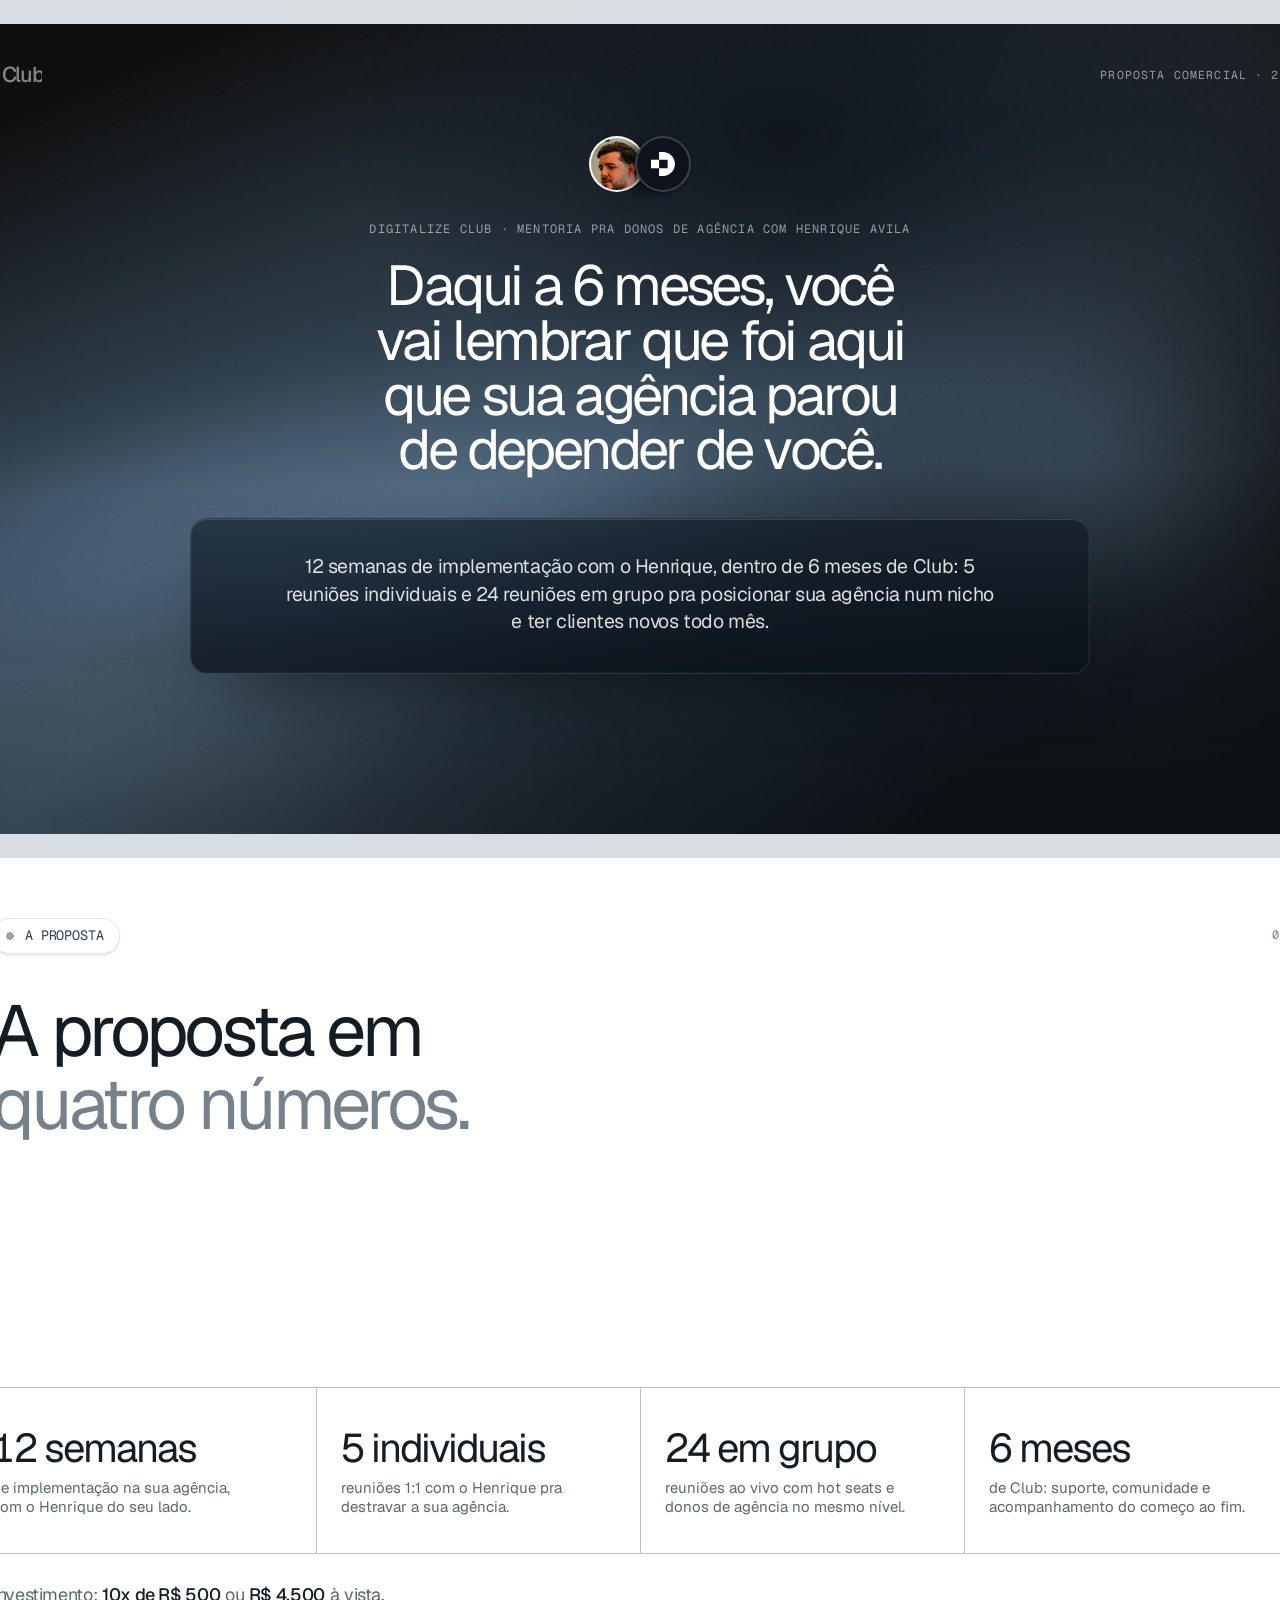
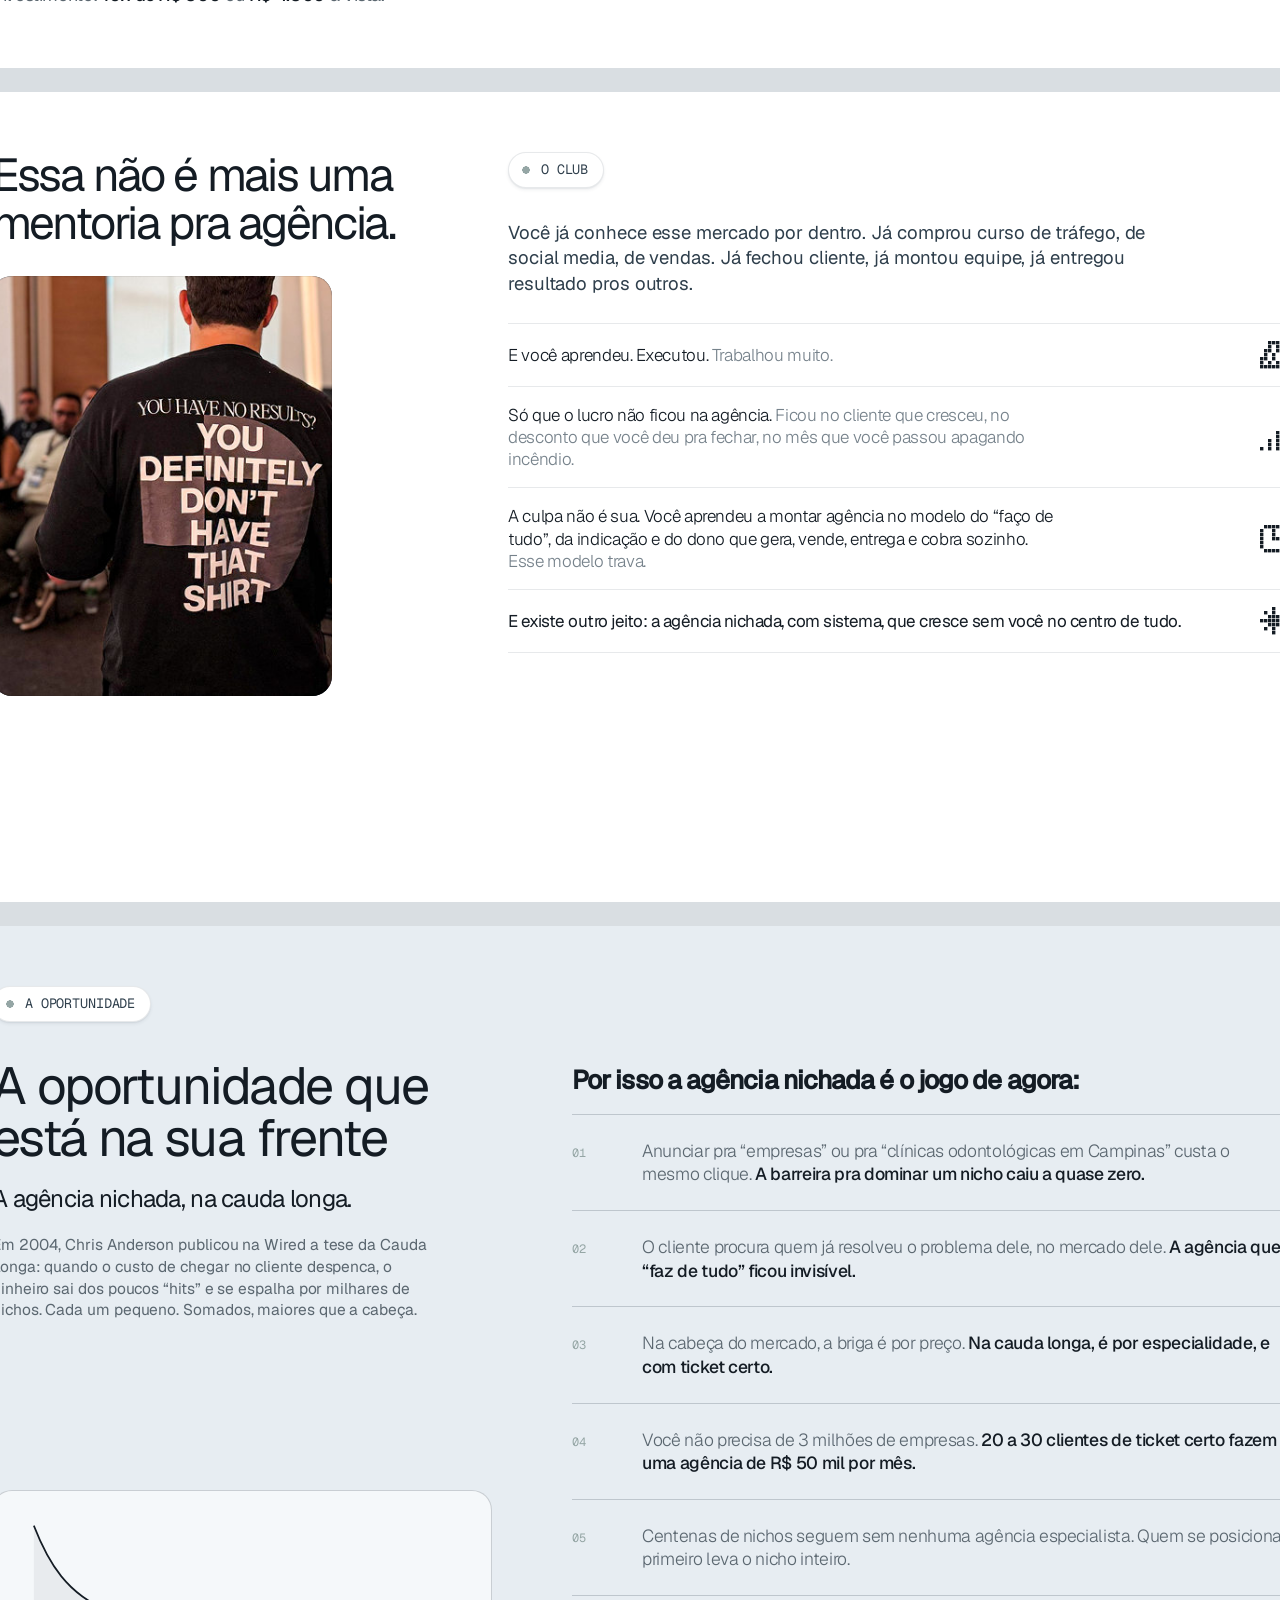
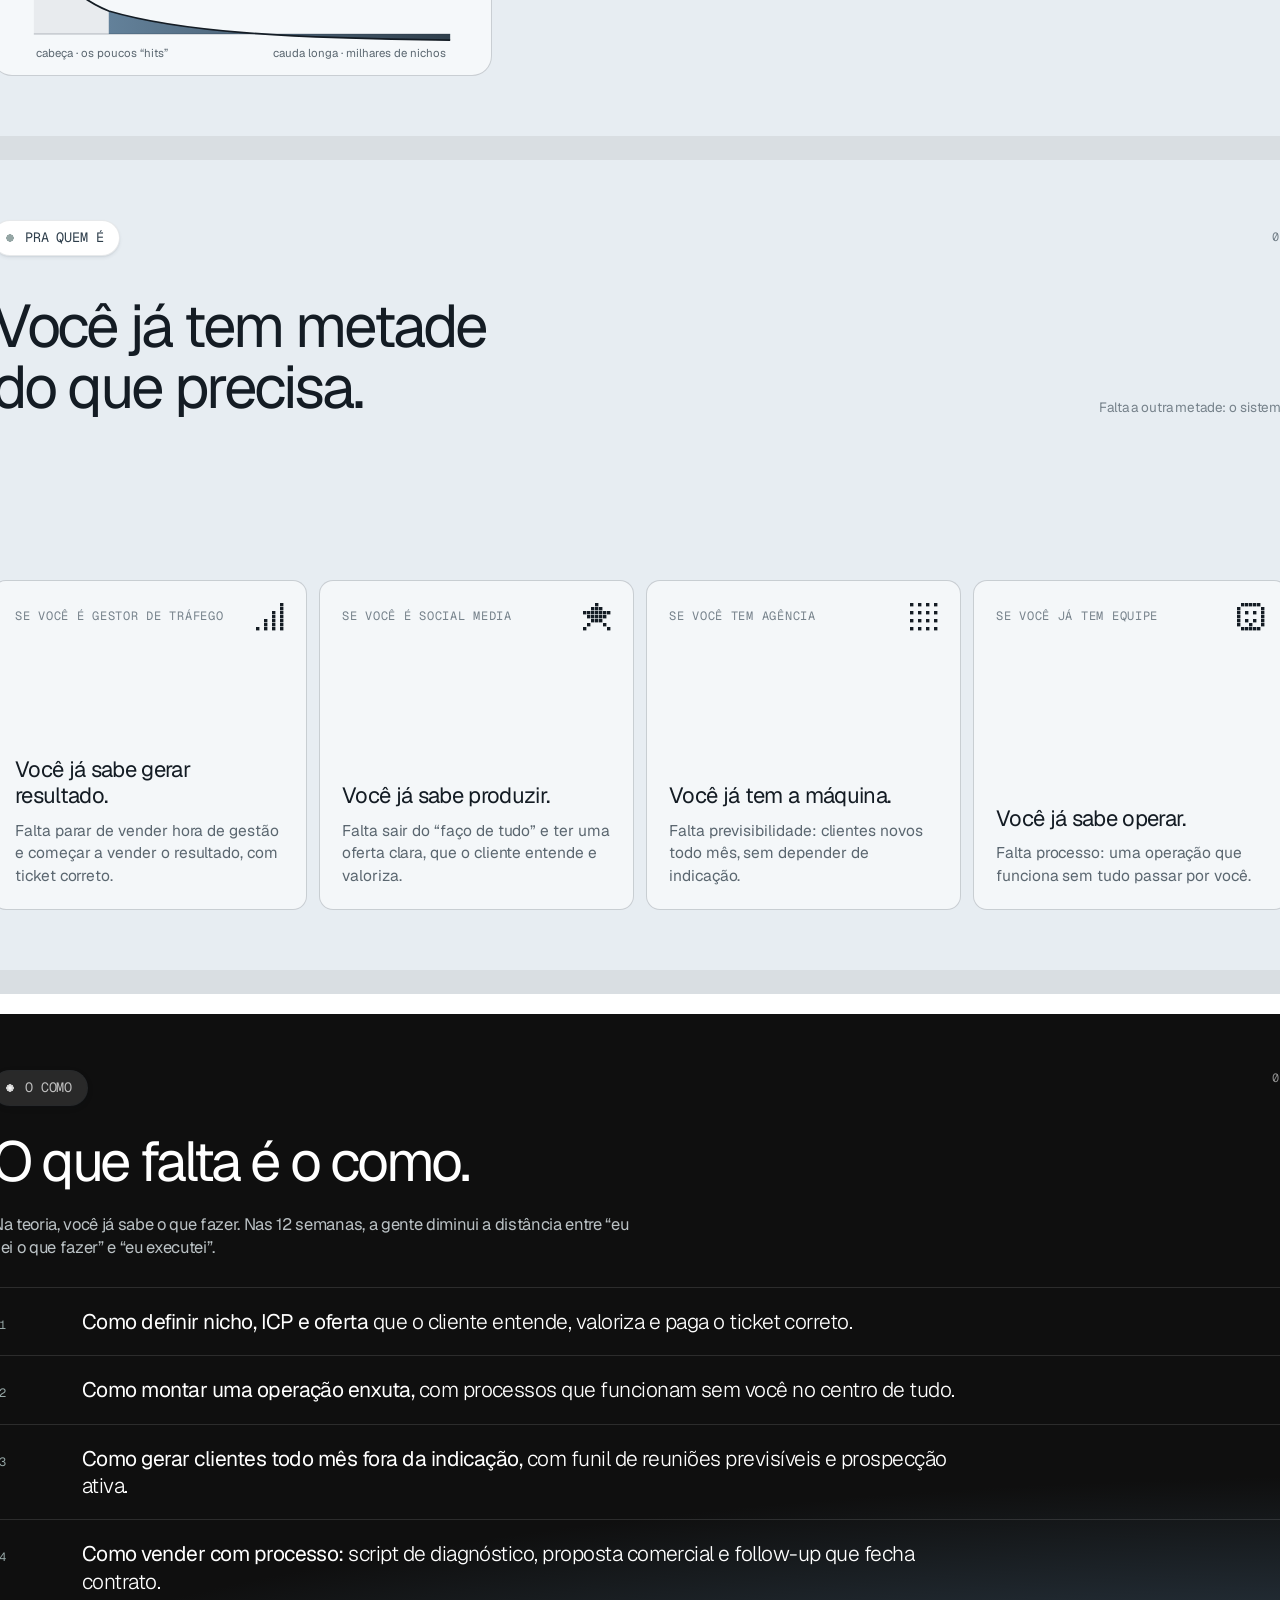
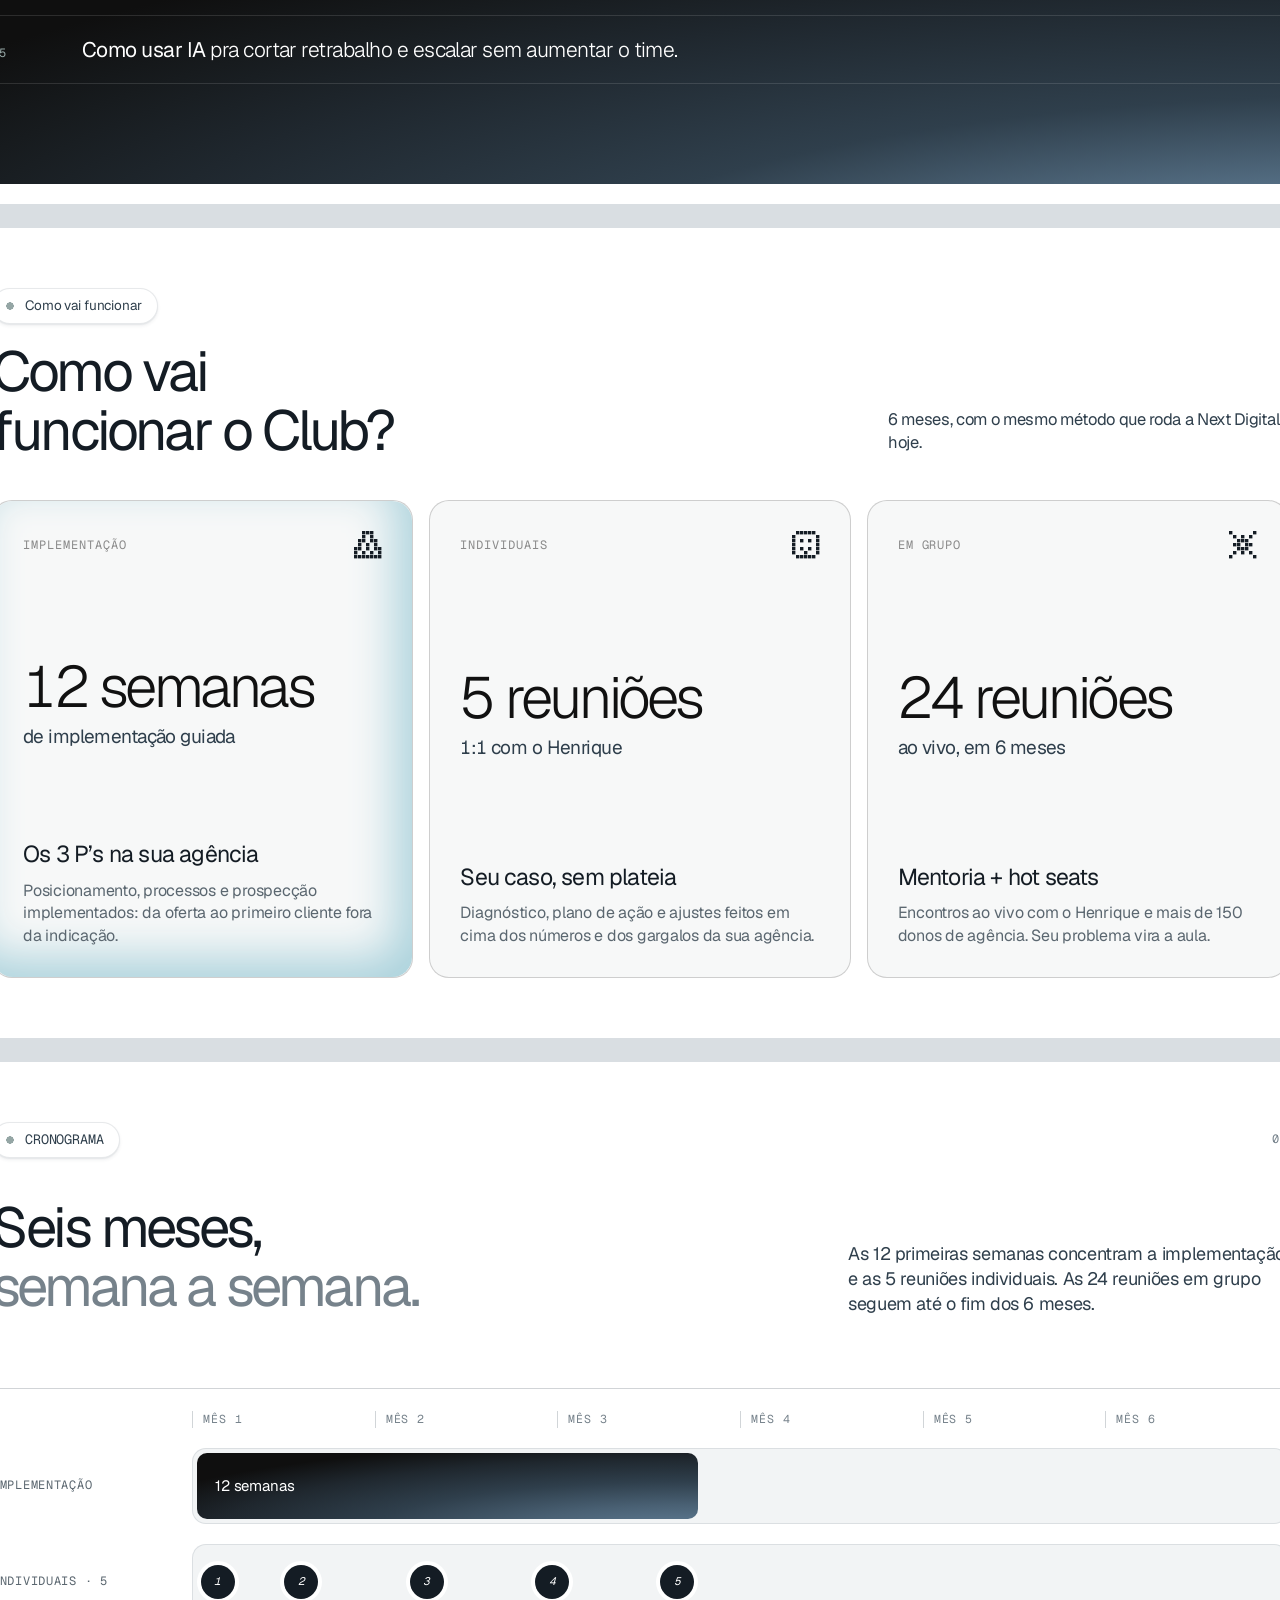
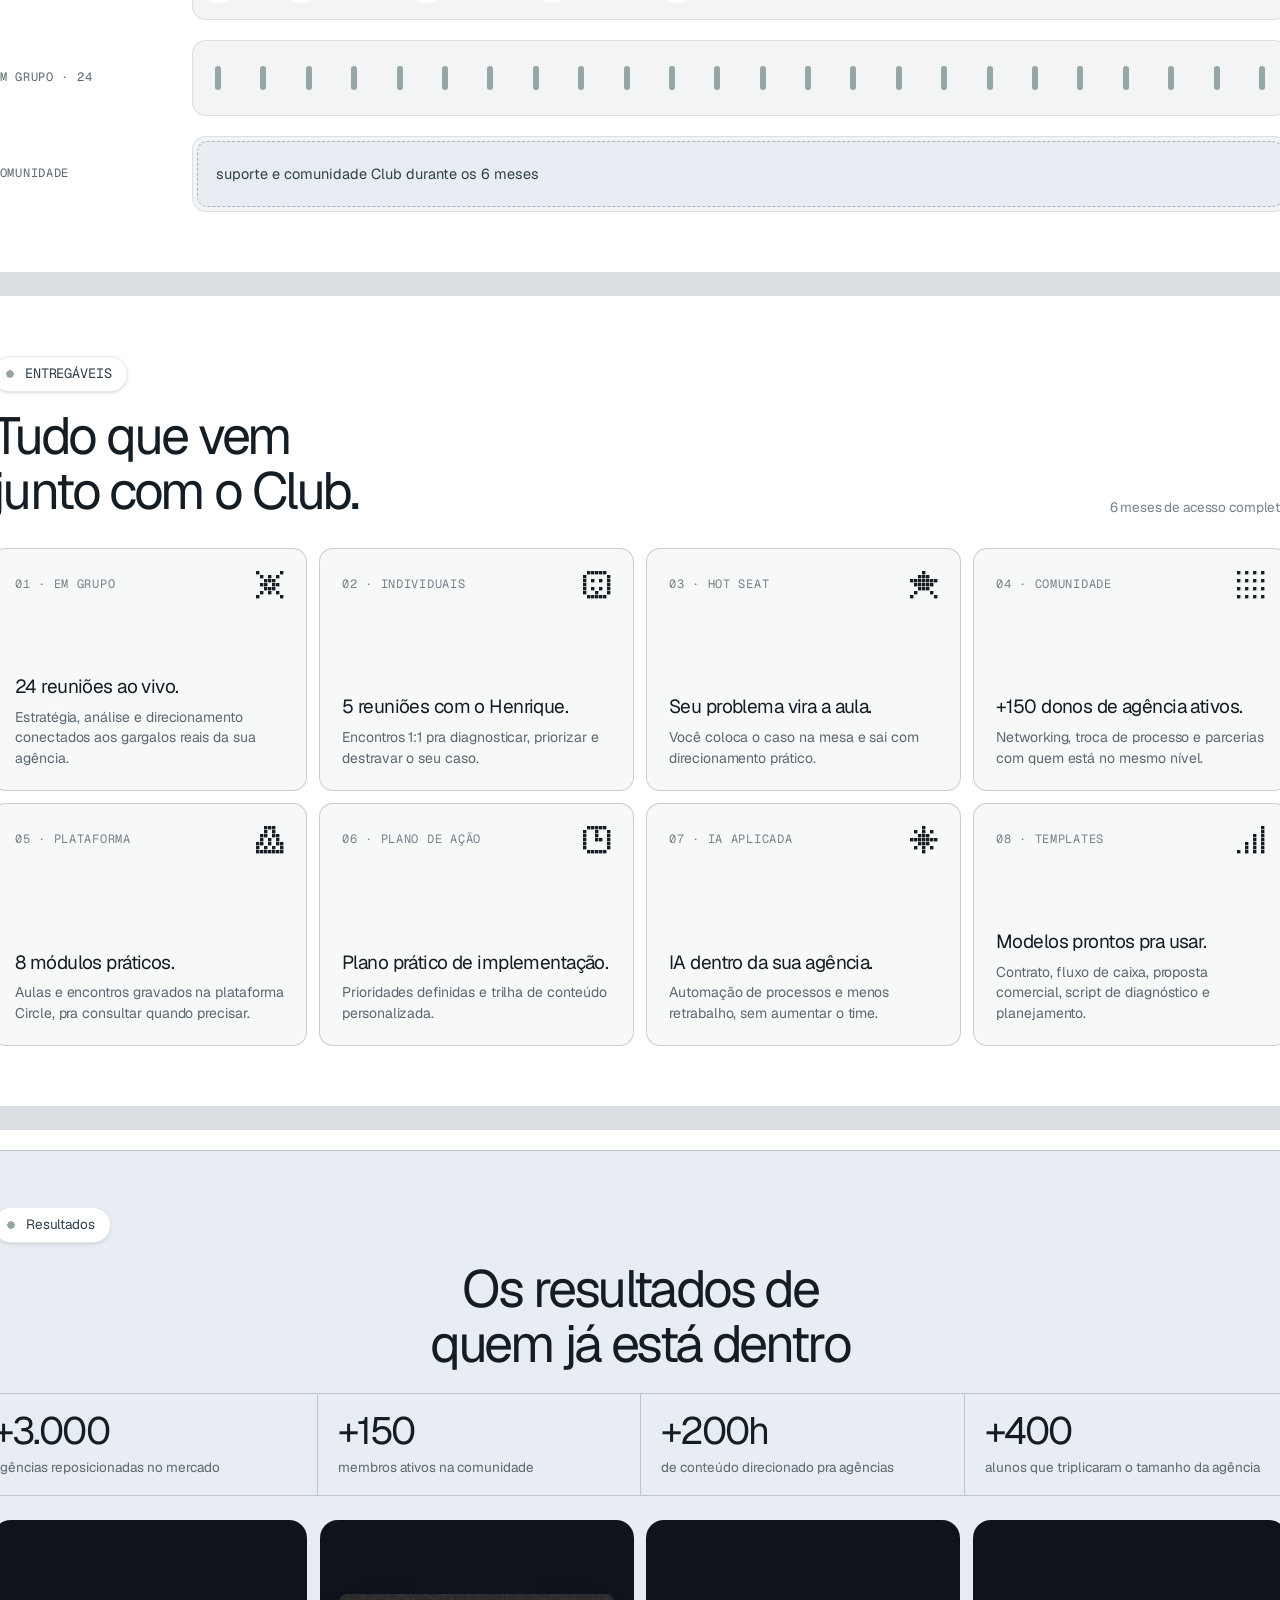
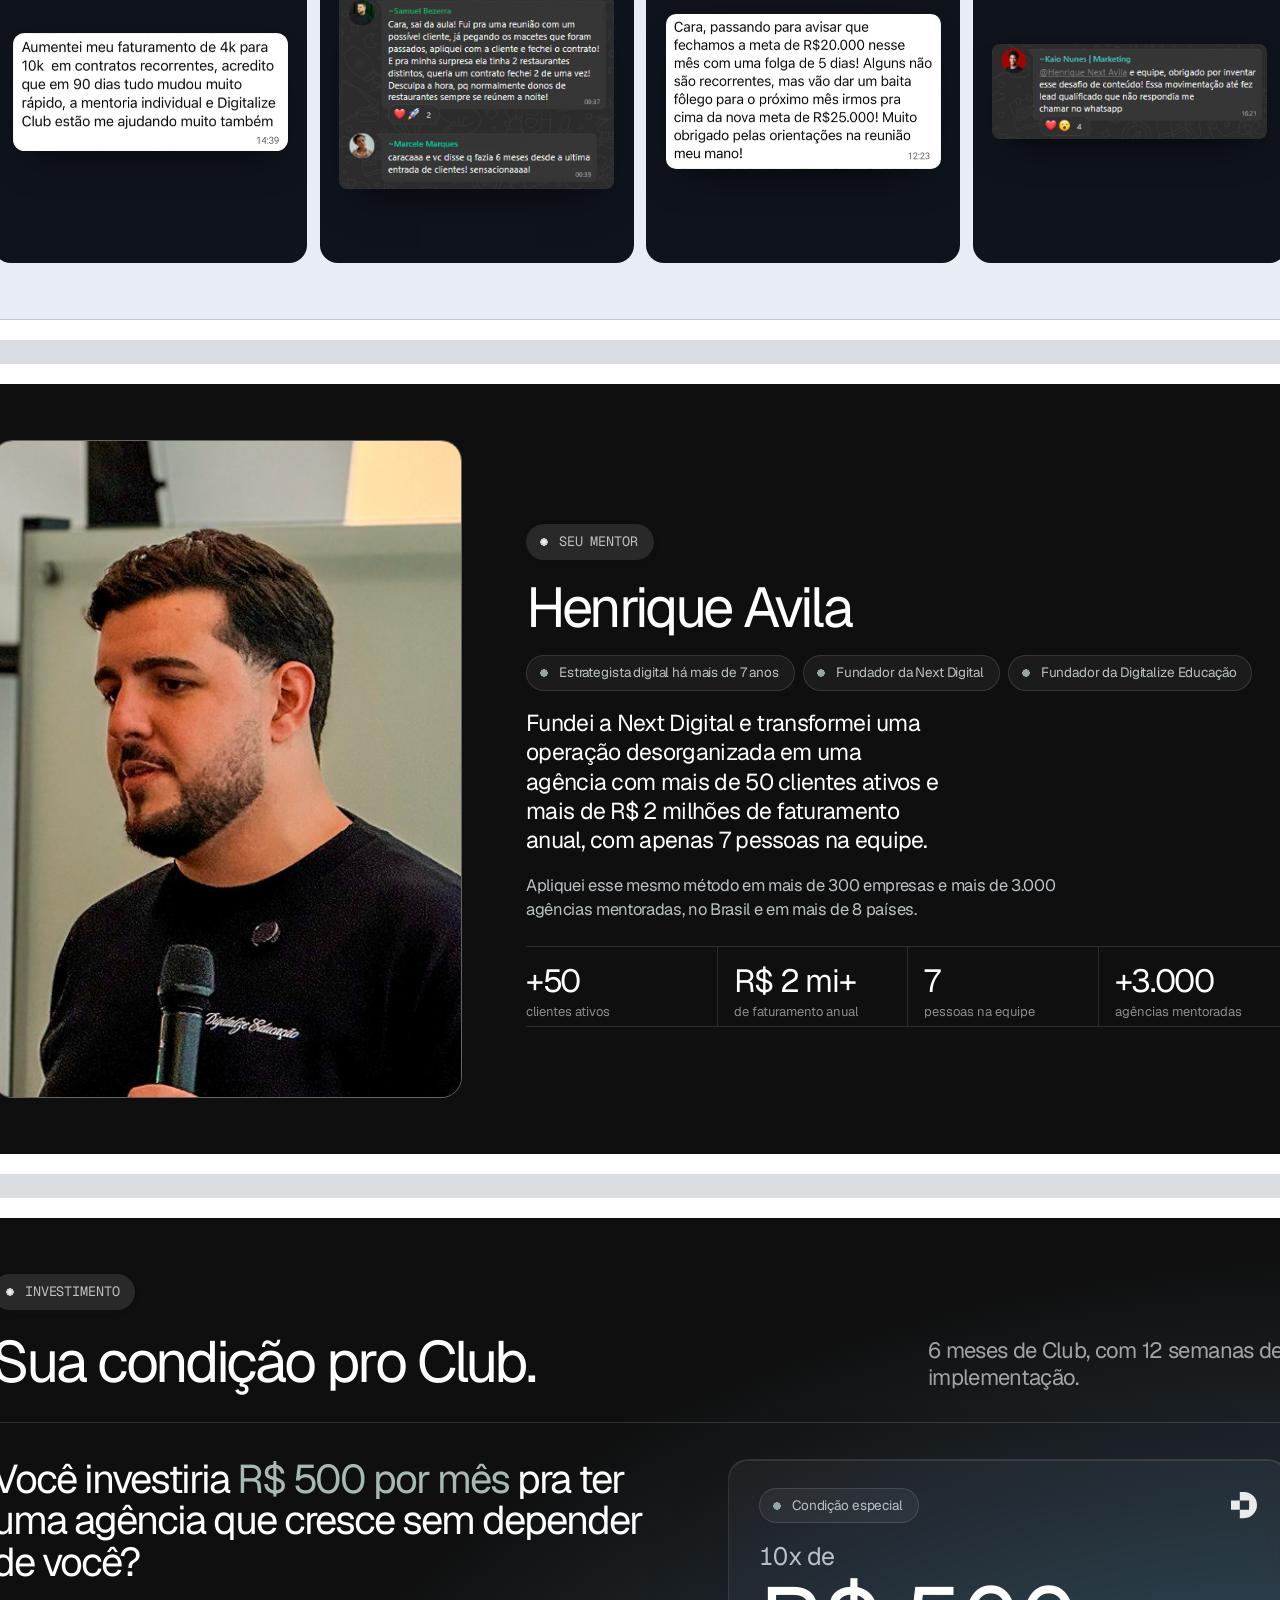
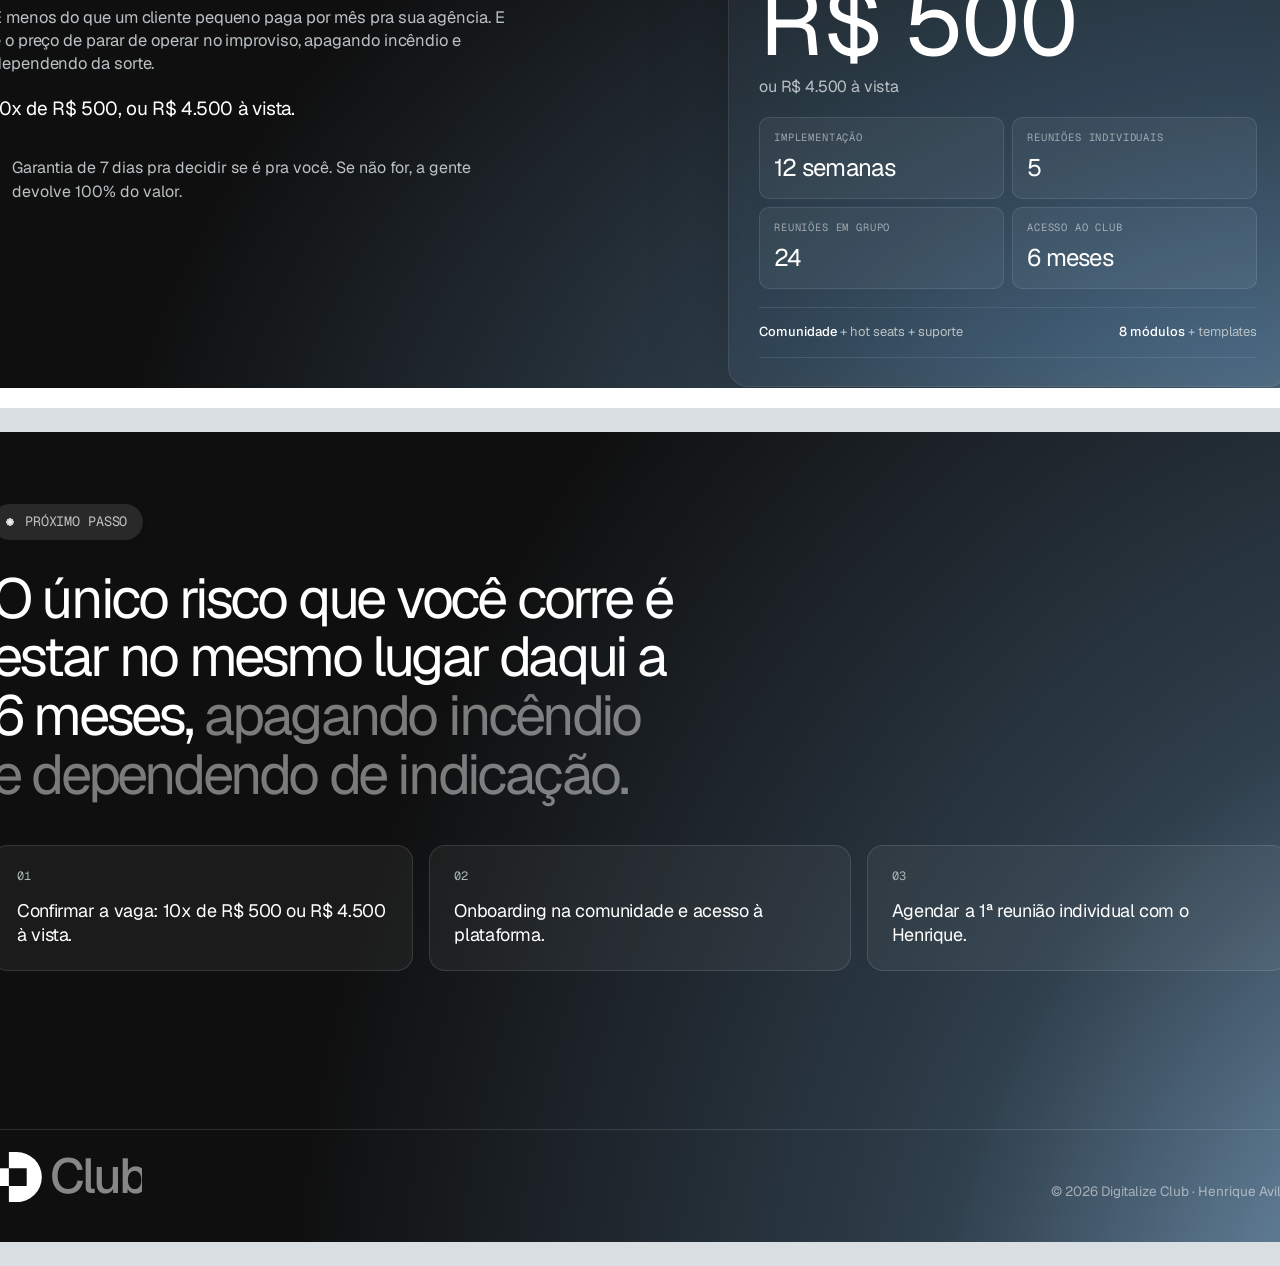
<file: proposta-club-bs/index.html>
<!doctype html>
<html lang="pt-BR"><head><meta charset="utf-8"><meta name="viewport" content="width=1440">
<title>Proposta Digitalize Club</title>
<style>
/* cyrillic-ext */
@font-face {
  font-family: 'Geist';
  font-style: normal;
  font-weight: 300;
  font-display: swap;
  src: url(assets/fonts/gyByhwUxId8gMEwRGFWfOw.woff2) format('woff2');
  unicode-range: U+0460-052F, U+1C80-1C8A, U+20B4, U+2DE0-2DFF, U+A640-A69F, U+FE2E-FE2F;
}
/* cyrillic */
@font-face {
  font-family: 'Geist';
  font-style: normal;
  font-weight: 300;
  font-display: swap;
  src: url(assets/fonts/gyByhwUxId8gMEwYGFWfOw.woff2) format('woff2');
  unicode-range: U+0301, U+0400-045F, U+0490-0491, U+04B0-04B1, U+2116;
}
/* vietnamese */
@font-face {
  font-family: 'Geist';
  font-style: normal;
  font-weight: 300;
  font-display: swap;
  src: url(assets/fonts/gyByhwUxId8gMEwTGFWfOw.woff2) format('woff2');
  unicode-range: U+0102-0103, U+0110-0111, U+0128-0129, U+0168-0169, U+01A0-01A1, U+01AF-01B0, U+0300-0301, U+0303-0304, U+0308-0309, U+0323, U+0329, U+1EA0-1EF9, U+20AB;
}
/* latin-ext */
@font-face {
  font-family: 'Geist';
  font-style: normal;
  font-weight: 300;
  font-display: swap;
  src: url(assets/fonts/gyByhwUxId8gMEwSGFWfOw.woff2) format('woff2');
  unicode-range: U+0100-02BA, U+02BD-02C5, U+02C7-02CC, U+02CE-02D7, U+02DD-02FF, U+0304, U+0308, U+0329, U+1D00-1DBF, U+1E00-1E9F, U+1EF2-1EFF, U+2020, U+20A0-20AB, U+20AD-20C4, U+2113, U+2C60-2C7F, U+A720-A7FF;
}
/* latin */
@font-face {
  font-family: 'Geist';
  font-style: normal;
  font-weight: 300;
  font-display: swap;
  src: url(assets/fonts/gyByhwUxId8gMEwcGFU.woff2) format('woff2');
  unicode-range: U+0000-00FF, U+0131, U+0152-0153, U+02BB-02BC, U+02C6, U+02DA, U+02DC, U+0304, U+0308, U+0329, U+2000-206F, U+20AC, U+2122, U+2191, U+2193, U+2212, U+2215, U+FEFF, U+FFFD;
}
/* cyrillic-ext */
@font-face {
  font-family: 'Geist';
  font-style: normal;
  font-weight: 400;
  font-display: swap;
  src: url(assets/fonts/gyByhwUxId8gMEwRGFWfOw.woff2) format('woff2');
  unicode-range: U+0460-052F, U+1C80-1C8A, U+20B4, U+2DE0-2DFF, U+A640-A69F, U+FE2E-FE2F;
}
/* cyrillic */
@font-face {
  font-family: 'Geist';
  font-style: normal;
  font-weight: 400;
  font-display: swap;
  src: url(assets/fonts/gyByhwUxId8gMEwYGFWfOw.woff2) format('woff2');
  unicode-range: U+0301, U+0400-045F, U+0490-0491, U+04B0-04B1, U+2116;
}
/* vietnamese */
@font-face {
  font-family: 'Geist';
  font-style: normal;
  font-weight: 400;
  font-display: swap;
  src: url(assets/fonts/gyByhwUxId8gMEwTGFWfOw.woff2) format('woff2');
  unicode-range: U+0102-0103, U+0110-0111, U+0128-0129, U+0168-0169, U+01A0-01A1, U+01AF-01B0, U+0300-0301, U+0303-0304, U+0308-0309, U+0323, U+0329, U+1EA0-1EF9, U+20AB;
}
/* latin-ext */
@font-face {
  font-family: 'Geist';
  font-style: normal;
  font-weight: 400;
  font-display: swap;
  src: url(assets/fonts/gyByhwUxId8gMEwSGFWfOw.woff2) format('woff2');
  unicode-range: U+0100-02BA, U+02BD-02C5, U+02C7-02CC, U+02CE-02D7, U+02DD-02FF, U+0304, U+0308, U+0329, U+1D00-1DBF, U+1E00-1E9F, U+1EF2-1EFF, U+2020, U+20A0-20AB, U+20AD-20C4, U+2113, U+2C60-2C7F, U+A720-A7FF;
}
/* latin */
@font-face {
  font-family: 'Geist';
  font-style: normal;
  font-weight: 400;
  font-display: swap;
  src: url(assets/fonts/gyByhwUxId8gMEwcGFU.woff2) format('woff2');
  unicode-range: U+0000-00FF, U+0131, U+0152-0153, U+02BB-02BC, U+02C6, U+02DA, U+02DC, U+0304, U+0308, U+0329, U+2000-206F, U+20AC, U+2122, U+2191, U+2193, U+2212, U+2215, U+FEFF, U+FFFD;
}
/* cyrillic-ext */
@font-face {
  font-family: 'Geist';
  font-style: normal;
  font-weight: 500;
  font-display: swap;
  src: url(assets/fonts/gyByhwUxId8gMEwRGFWfOw.woff2) format('woff2');
  unicode-range: U+0460-052F, U+1C80-1C8A, U+20B4, U+2DE0-2DFF, U+A640-A69F, U+FE2E-FE2F;
}
/* cyrillic */
@font-face {
  font-family: 'Geist';
  font-style: normal;
  font-weight: 500;
  font-display: swap;
  src: url(assets/fonts/gyByhwUxId8gMEwYGFWfOw.woff2) format('woff2');
  unicode-range: U+0301, U+0400-045F, U+0490-0491, U+04B0-04B1, U+2116;
}
/* vietnamese */
@font-face {
  font-family: 'Geist';
  font-style: normal;
  font-weight: 500;
  font-display: swap;
  src: url(assets/fonts/gyByhwUxId8gMEwTGFWfOw.woff2) format('woff2');
  unicode-range: U+0102-0103, U+0110-0111, U+0128-0129, U+0168-0169, U+01A0-01A1, U+01AF-01B0, U+0300-0301, U+0303-0304, U+0308-0309, U+0323, U+0329, U+1EA0-1EF9, U+20AB;
}
/* latin-ext */
@font-face {
  font-family: 'Geist';
  font-style: normal;
  font-weight: 500;
  font-display: swap;
  src: url(assets/fonts/gyByhwUxId8gMEwSGFWfOw.woff2) format('woff2');
  unicode-range: U+0100-02BA, U+02BD-02C5, U+02C7-02CC, U+02CE-02D7, U+02DD-02FF, U+0304, U+0308, U+0329, U+1D00-1DBF, U+1E00-1E9F, U+1EF2-1EFF, U+2020, U+20A0-20AB, U+20AD-20C4, U+2113, U+2C60-2C7F, U+A720-A7FF;
}
/* latin */
@font-face {
  font-family: 'Geist';
  font-style: normal;
  font-weight: 500;
  font-display: swap;
  src: url(assets/fonts/gyByhwUxId8gMEwcGFU.woff2) format('woff2');
  unicode-range: U+0000-00FF, U+0131, U+0152-0153, U+02BB-02BC, U+02C6, U+02DA, U+02DC, U+0304, U+0308, U+0329, U+2000-206F, U+20AC, U+2122, U+2191, U+2193, U+2212, U+2215, U+FEFF, U+FFFD;
}
/* cyrillic-ext */
@font-face {
  font-family: 'Geist Mono';
  font-style: normal;
  font-weight: 400;
  font-display: swap;
  src: url(assets/fonts/or3yQ6H-1_WfwkMZI_qYPLs1a-t7PU0AbeE9KK5Z5ClqOw.woff2) format('woff2');
  unicode-range: U+0460-052F, U+1C80-1C8A, U+20B4, U+2DE0-2DFF, U+A640-A69F, U+FE2E-FE2F;
}
/* cyrillic */
@font-face {
  font-family: 'Geist Mono';
  font-style: normal;
  font-weight: 400;
  font-display: swap;
  src: url(assets/fonts/or3yQ6H-1_WfwkMZI_qYPLs1a-t7PU0AbeE9KK5Q5ClqOw.woff2) format('woff2');
  unicode-range: U+0301, U+0400-045F, U+0490-0491, U+04B0-04B1, U+2116;
}
/* symbols2 */
@font-face {
  font-family: 'Geist Mono';
  font-style: normal;
  font-weight: 400;
  font-display: swap;
  src: url(assets/fonts/or3yQ6H-1_WfwkMZI_qYPLs1a-t7PU0AbeE9KK7uxQxXAuk.woff2) format('woff2');
  unicode-range: U+2000-2001, U+2004-2008, U+200A, U+23B8-23BD, U+2500-259F;
}
/* vietnamese */
@font-face {
  font-family: 'Geist Mono';
  font-style: normal;
  font-weight: 400;
  font-display: swap;
  src: url(assets/fonts/or3yQ6H-1_WfwkMZI_qYPLs1a-t7PU0AbeE9KK5b5ClqOw.woff2) format('woff2');
  unicode-range: U+0102-0103, U+0110-0111, U+0128-0129, U+0168-0169, U+01A0-01A1, U+01AF-01B0, U+0300-0301, U+0303-0304, U+0308-0309, U+0323, U+0329, U+1EA0-1EF9, U+20AB;
}
/* latin-ext */
@font-face {
  font-family: 'Geist Mono';
  font-style: normal;
  font-weight: 400;
  font-display: swap;
  src: url(assets/fonts/or3yQ6H-1_WfwkMZI_qYPLs1a-t7PU0AbeE9KK5a5ClqOw.woff2) format('woff2');
  unicode-range: U+0100-02BA, U+02BD-02C5, U+02C7-02CC, U+02CE-02D7, U+02DD-02FF, U+0304, U+0308, U+0329, U+1D00-1DBF, U+1E00-1E9F, U+1EF2-1EFF, U+2020, U+20A0-20AB, U+20AD-20C4, U+2113, U+2C60-2C7F, U+A720-A7FF;
}
/* latin */
@font-face {
  font-family: 'Geist Mono';
  font-style: normal;
  font-weight: 400;
  font-display: swap;
  src: url(assets/fonts/or3yQ6H-1_WfwkMZI_qYPLs1a-t7PU0AbeE9KK5U5Ck.woff2) format('woff2');
  unicode-range: U+0000-00FF, U+0131, U+0152-0153, U+02BB-02BC, U+02C6, U+02DA, U+02DC, U+0304, U+0308, U+0329, U+2000-206F, U+20AC, U+2122, U+2191, U+2193, U+2212, U+2215, U+FEFF, U+FFFD;
}
/* cyrillic-ext */
@font-face {
  font-family: 'Inter';
  font-style: normal;
  font-weight: 400;
  font-display: swap;
  src: url(assets/fonts/UcC73FwrK3iLTeHuS_nVMrMxCp50SjIa2JL7SUc.woff2) format('woff2');
  unicode-range: U+0460-052F, U+1C80-1C8A, U+20B4, U+2DE0-2DFF, U+A640-A69F, U+FE2E-FE2F;
}
/* cyrillic */
@font-face {
  font-family: 'Inter';
  font-style: normal;
  font-weight: 400;
  font-display: swap;
  src: url(assets/fonts/UcC73FwrK3iLTeHuS_nVMrMxCp50SjIa0ZL7SUc.woff2) format('woff2');
  unicode-range: U+0301, U+0400-045F, U+0490-0491, U+04B0-04B1, U+2116;
}
/* greek-ext */
@font-face {
  font-family: 'Inter';
  font-style: normal;
  font-weight: 400;
  font-display: swap;
  src: url(assets/fonts/UcC73FwrK3iLTeHuS_nVMrMxCp50SjIa2ZL7SUc.woff2) format('woff2');
  unicode-range: U+1F00-1FFF;
}
/* greek */
@font-face {
  font-family: 'Inter';
  font-style: normal;
  font-weight: 400;
  font-display: swap;
  src: url(assets/fonts/UcC73FwrK3iLTeHuS_nVMrMxCp50SjIa1pL7SUc.woff2) format('woff2');
  unicode-range: U+0370-0377, U+037A-037F, U+0384-038A, U+038C, U+038E-03A1, U+03A3-03FF;
}
/* vietnamese */
@font-face {
  font-family: 'Inter';
  font-style: normal;
  font-weight: 400;
  font-display: swap;
  src: url(assets/fonts/UcC73FwrK3iLTeHuS_nVMrMxCp50SjIa2pL7SUc.woff2) format('woff2');
  unicode-range: U+0102-0103, U+0110-0111, U+0128-0129, U+0168-0169, U+01A0-01A1, U+01AF-01B0, U+0300-0301, U+0303-0304, U+0308-0309, U+0323, U+0329, U+1EA0-1EF9, U+20AB;
}
/* latin-ext */
@font-face {
  font-family: 'Inter';
  font-style: normal;
  font-weight: 400;
  font-display: swap;
  src: url(assets/fonts/UcC73FwrK3iLTeHuS_nVMrMxCp50SjIa25L7SUc.woff2) format('woff2');
  unicode-range: U+0100-02BA, U+02BD-02C5, U+02C7-02CC, U+02CE-02D7, U+02DD-02FF, U+0304, U+0308, U+0329, U+1D00-1DBF, U+1E00-1E9F, U+1EF2-1EFF, U+2020, U+20A0-20AB, U+20AD-20C4, U+2113, U+2C60-2C7F, U+A720-A7FF;
}
/* latin */
@font-face {
  font-family: 'Inter';
  font-style: normal;
  font-weight: 400;
  font-display: swap;
  src: url(assets/fonts/UcC73FwrK3iLTeHuS_nVMrMxCp50SjIa1ZL7.woff2) format('woff2');
  unicode-range: U+0000-00FF, U+0131, U+0152-0153, U+02BB-02BC, U+02C6, U+02DA, U+02DC, U+0304, U+0308, U+0329, U+2000-206F, U+20AC, U+2122, U+2191, U+2193, U+2212, U+2215, U+FEFF, U+FFFD;
}
/* cyrillic-ext */
@font-face {
  font-family: 'Inter';
  font-style: normal;
  font-weight: 500;
  font-display: swap;
  src: url(assets/fonts/UcC73FwrK3iLTeHuS_nVMrMxCp50SjIa2JL7SUc.woff2) format('woff2');
  unicode-range: U+0460-052F, U+1C80-1C8A, U+20B4, U+2DE0-2DFF, U+A640-A69F, U+FE2E-FE2F;
}
/* cyrillic */
@font-face {
  font-family: 'Inter';
  font-style: normal;
  font-weight: 500;
  font-display: swap;
  src: url(assets/fonts/UcC73FwrK3iLTeHuS_nVMrMxCp50SjIa0ZL7SUc.woff2) format('woff2');
  unicode-range: U+0301, U+0400-045F, U+0490-0491, U+04B0-04B1, U+2116;
}
/* greek-ext */
@font-face {
  font-family: 'Inter';
  font-style: normal;
  font-weight: 500;
  font-display: swap;
  src: url(assets/fonts/UcC73FwrK3iLTeHuS_nVMrMxCp50SjIa2ZL7SUc.woff2) format('woff2');
  unicode-range: U+1F00-1FFF;
}
/* greek */
@font-face {
  font-family: 'Inter';
  font-style: normal;
  font-weight: 500;
  font-display: swap;
  src: url(assets/fonts/UcC73FwrK3iLTeHuS_nVMrMxCp50SjIa1pL7SUc.woff2) format('woff2');
  unicode-range: U+0370-0377, U+037A-037F, U+0384-038A, U+038C, U+038E-03A1, U+03A3-03FF;
}
/* vietnamese */
@font-face {
  font-family: 'Inter';
  font-style: normal;
  font-weight: 500;
  font-display: swap;
  src: url(assets/fonts/UcC73FwrK3iLTeHuS_nVMrMxCp50SjIa2pL7SUc.woff2) format('woff2');
  unicode-range: U+0102-0103, U+0110-0111, U+0128-0129, U+0168-0169, U+01A0-01A1, U+01AF-01B0, U+0300-0301, U+0303-0304, U+0308-0309, U+0323, U+0329, U+1EA0-1EF9, U+20AB;
}
/* latin-ext */
@font-face {
  font-family: 'Inter';
  font-style: normal;
  font-weight: 500;
  font-display: swap;
  src: url(assets/fonts/UcC73FwrK3iLTeHuS_nVMrMxCp50SjIa25L7SUc.woff2) format('woff2');
  unicode-range: U+0100-02BA, U+02BD-02C5, U+02C7-02CC, U+02CE-02D7, U+02DD-02FF, U+0304, U+0308, U+0329, U+1D00-1DBF, U+1E00-1E9F, U+1EF2-1EFF, U+2020, U+20A0-20AB, U+20AD-20C4, U+2113, U+2C60-2C7F, U+A720-A7FF;
}
/* latin */
@font-face {
  font-family: 'Inter';
  font-style: normal;
  font-weight: 500;
  font-display: swap;
  src: url(assets/fonts/UcC73FwrK3iLTeHuS_nVMrMxCp50SjIa1ZL7.woff2) format('woff2');
  unicode-range: U+0000-00FF, U+0131, U+0152-0153, U+02BB-02BC, U+02C6, U+02DA, U+02DC, U+0304, U+0308, U+0329, U+2000-206F, U+20AC, U+2122, U+2191, U+2193, U+2212, U+2215, U+FEFF, U+FFFD;
}


:root{
  --paper:#FFFFFF;--mist:#E7EDF2;--panel2:#F7F8F8;--black:#0F0F0F;--night:#0F141C;--card-dk:#181818;
  --t1:#141C24;--t2:#2F3F4C;--t3:#5B6770;--t4:#76828B;--t5:#8A8A8A;--t6:#5E5E5E;
  --line:rgba(27,43,59,.10);--line3:rgba(27,43,59,.2);--line4:rgba(27,43,59,.3);--line-ink:rgba(17,17,17,.3);
  --d1:#FFFFFF;--d2:#BAC1C4;--d3:rgba(255,255,255,.52);--dline:rgba(255,255,255,.12);
  --acc:#95A6A5;--acc2:#A8B8B5;--ebony:#1B2B3B;--charcoal:#2F3F4C;--slate:#76828B;
  --g0:#63819A;--g1:#496073;--g2:#2F3F4C;--g3:#1F272E;--g4:#171B1E;--g5:#0F0F0F;
  --font:"Geist","Helvetica Neue",Arial,sans-serif;--mono:"Geist Mono","SFMono-Regular",Menlo,monospace;--inter:"Helvetica Now Display","Inter","Helvetica Neue",Arial,sans-serif;
  --wrap:1512px;--pad:clamp(16px,2.4vw,46px);--gut:clamp(20px,2.3vw,44px);
  --r-panel:clamp(24px,2.92vw,56px);--r-card:clamp(14px,1.05vw,20px);--r-box:14px;--r-pill:64px;
  --ez:cubic-bezier(.16,1,.3,1);--ez2:cubic-bezier(.65,.05,.36,1);
  --sh-pill:0 1px 1px rgba(27,43,59,.05),0 2px 3.5px rgba(27,43,59,.07);--sh-pill-dk:0 1px 2px rgba(27,43,59,.05),0 2px 7px rgba(27,43,59,.07);
}
*{box-sizing:border-box;margin:0;padding:0}
html{-webkit-text-size-adjust:100%}
body{font-family:var(--font);font-size:15px;line-height:1.45;color:var(--t1);background:var(--paper);-webkit-font-smoothing:antialiased;overflow-x:hidden}
body.is-locked{overflow:hidden}
body.has-cursor,body.has-cursor a,body.has-cursor button{cursor:none}
img,svg{display:block;max-width:100%}
img{height:auto}
a{color:inherit;text-decoration:none}
button{font:inherit;color:inherit;background:none;border:0;cursor:pointer}
::selection{background:var(--ebony);color:#fff}
:focus-visible{outline:2px solid var(--acc);outline-offset:3px}

/* ---------- tipografia ---------- */
.t64{font-weight:400;font-size:clamp(34px,3.33vw,63.9px);line-height:1.04;letter-spacing:-.05em;text-wrap:balance}
.t56{font-weight:400;font-size:clamp(31px,2.92vw,56px);line-height:1.06;letter-spacing:-.05em;text-wrap:balance}
.t52{font-weight:400;font-size:clamp(29px,2.71vw,52px);line-height:1.1;letter-spacing:-.05em;text-wrap:balance}
.t40{font-weight:400;font-size:clamp(25px,2.08vw,39.9px);line-height:1.08;letter-spacing:-.048em;text-wrap:balance}
.t33{font-weight:400;font-size:clamp(24px,1.71vw,32.8px);line-height:1;letter-spacing:-.05em;font-variant-numeric:tabular-nums}
.lead{font-size:clamp(16.5px,1.09vw,20.9px);line-height:1.4;letter-spacing:-.02em;color:var(--t2)}
.body{font-size:clamp(15px,.885vw,17px);line-height:1.4;letter-spacing:-.005em;color:var(--t3)}
.small{font-size:clamp(13px,.755vw,14.5px);line-height:1.45;letter-spacing:-.004em;color:var(--t3)}
.kick{font-size:13.5px;line-height:1.45;letter-spacing:-.01em;color:var(--t4)}
.mono{font-family:var(--mono);font-size:12px;letter-spacing:.04em;font-weight:400;line-height:1.45}
.cl{color:var(--t4)}
.on-ink{color:#fff}
.on-ink .lead,.on-ink .body,.on-ink .small{color:var(--d2)}
.on-ink .cl{color:var(--d3)}
b,strong{font-weight:500;color:var(--t1)}
.on-ink b,.on-ink strong{color:#fff}

/* ---------- layout ---------- */
.wrap{width:100%;max-width:var(--wrap);margin:0 auto;padding:0 var(--gut)}
.panel{position:relative;margin:0 var(--pad);border-radius:var(--r-panel);overflow:hidden;overflow:clip;isolation:isolate}
.panel>.wrap{position:relative;z-index:1}

/* ---------- pills / botões ---------- */
.pill{display:inline-flex;align-self:flex-start;align-items:center;gap:9px;height:35.5px;padding:0 15px 0 11px;border:1px solid var(--line);border-radius:var(--r-pill);background:#fff;box-shadow:var(--sh-pill);font-size:13.5px;line-height:19.6px;letter-spacing:-.01em;color:var(--t2);white-space:nowrap}
.pill.mono{font-size:13.5px;text-transform:uppercase;letter-spacing:-.01em}
.pill i{width:12px;height:12px;flex:0 0 auto;border-radius:50%;background:radial-gradient(circle at 50% 50%,var(--acc) 0 42%,rgba(149,166,165,0) 46%)}
.pill.dk{background:rgba(255,255,255,.11);border-color:rgba(27,43,59,.1);color:rgba(255,255,255,.7);box-shadow:var(--sh-pill-dk)}
.pill.dk i{background:radial-gradient(circle at 50% 50%,#fff 0,#c8c8c8 42%,rgba(149,166,165,0) 46%)}
.pill.glass{background:rgba(255,255,255,.05);border-color:rgba(255,255,255,.12);color:var(--d2);box-shadow:none;text-transform:none}
.btn{position:relative;display:inline-flex;align-items:center;justify-content:center;gap:10px;height:47px;padding:0 22px;background:var(--t1);color:#F0F3F7;border:1px solid var(--t1);border-radius:var(--r-pill);font-size:15px;font-weight:500;letter-spacing:-.01em;line-height:21px;white-space:nowrap;overflow:hidden;isolation:isolate;transition:color .32s var(--ez2),border-color .32s,transform .32s var(--ez2)}
.btn::before{content:"";position:absolute;inset:-1px;border-radius:inherit;background:var(--charcoal);transform:translateY(102%);transition:transform .55s var(--ez);z-index:-1}
.btn:hover::before{transform:none}
.btn:active{transform:scale(.985)}
.btn svg{width:14px;height:14px;flex:none;transition:transform .4s var(--ez)}
.btn:hover svg{transform:translateX(3px)}
.btn.lt{background:#E9ECEE;border-color:#E9ECEE;color:var(--t1)}
.btn.lt::before{background:#fff}
.btn.ghost{background:transparent;color:var(--t1);border-color:var(--line3)}
.btn.ghost::before{background:var(--t1)}
.btn.ghost:hover{color:#fff}
.btn.md{height:52px;padding:0 27px;font-size:15.5px}
.note{font-size:13px;color:var(--t4);line-height:1.4}
.on-ink .note{color:var(--d3)}

/* ---------- frames / ícones / logos ---------- */
.frame{position:relative;overflow:hidden;border-radius:var(--r-card);background:var(--ebony);isolation:isolate}
.frame img{position:absolute;inset:0;width:100%;height:100%;object-fit:cover;transform:scale(1.06);transition:transform 1.25s var(--ez)}
.frame:hover img{transform:scale(1.02)}
.pix{width:28px;height:28px;color:var(--t1);flex:none}
.pix rect{fill:currentColor;transition:opacity .15s}
.on-ink .pix{color:#fff}
.logo-h{height:19px;width:auto;color:currentColor}
.logo-stack{width:clamp(120px,8.4vw,160px);height:auto}
.logo-sym{width:26px;height:auto}
.brand-line{display:inline-flex;align-items:center;gap:12px}
.brand-line .wm{font-size:13.5px;letter-spacing:-.01em;opacity:.7;padding-left:12px;border-left:1px solid currentColor;line-height:1}

/* ---------- animações de entrada ---------- */
[data-in]{--dl:0ms}
[data-in="up"]{opacity:0;transform:translateY(34px);filter:blur(5px);transition:opacity 1.05s var(--ez) var(--dl),transform 1.05s var(--ez) var(--dl),filter 1.05s var(--ez) var(--dl)}
[data-in="up"].in{opacity:1;transform:none;filter:none}
[data-in="fade"]{opacity:0;transition:opacity 1.2s var(--ez) var(--dl)}
[data-in="fade"].in{opacity:1}
[data-in="stag"]>*{opacity:0;transform:translateY(32px);transition:opacity 1s var(--ez) var(--cd,0ms),transform 1s var(--ez) var(--cd,0ms)}
[data-in="stag"].in>*{opacity:1;transform:none}
[data-in="clip"]{clip-path:inset(0 0 100% 0);transition:clip-path 1.45s var(--ez) var(--dl)}
[data-in="clip"].in{clip-path:inset(0 0 0 0)}
[data-in="clip"] img{transform:scale(1.18);transition:transform 1.9s var(--ez) var(--dl)}
[data-in="clip"].in img{transform:scale(1.03)}
.lift{--lc:20,28,36}
.lift.on-dark{--lc:255,255,255}
.lift .w{display:inline-block;color:rgba(var(--lc),.26);transition:color .25s linear}
.lift .w.br{color:rgba(var(--lc),1)}
.lift .w.fr{color:var(--acc)}
.lift .cl .w.br{color:rgba(var(--lc),.45)}
.on-ink .lift .cl .w.br{color:rgba(255,255,255,.5)}

/* ---------- cursor ---------- */
.cursor{position:fixed;left:0;top:0;z-index:2000;pointer-events:none;mix-blend-mode:difference;display:none}
body.has-cursor .cursor{display:block}
.cursor .dot{position:absolute;left:-3px;top:-3px;width:6px;height:6px;border-radius:50%;background:#fff}
.cursor .ring{position:absolute;left:-20px;top:-20px;width:40px;height:40px;transition:transform .45s var(--ez)}
.cursor .ring circle{fill:none;stroke:#fff;stroke-width:1.1}
.cursor .ring .prog{stroke-width:2;transform:rotate(-90deg);transform-origin:50% 50%}
.cursor.hover .ring{transform:scale(1.5)}
.cursor.hide{opacity:0}

/* ---------- preloader ---------- */
.loader{position:fixed;inset:0;z-index:1000;background:var(--night);color:#fff;display:grid;grid-template-rows:1fr auto;overflow:hidden}
.loader-rings{position:absolute;inset:0;display:grid;place-items:center;pointer-events:none}
.loader-rings span{position:absolute;border:1px solid rgba(255,255,255,.09);border-radius:50%;width:var(--s);height:var(--s);transform:scale(.6);opacity:0;animation:ringIn 1.6s var(--ez) forwards}
.loader-rings span:nth-child(1){--s:28vmin;animation-delay:.05s}.loader-rings span:nth-child(2){--s:52vmin;animation-delay:.15s}.loader-rings span:nth-child(3){--s:78vmin;animation-delay:.25s}.loader-rings span:nth-child(4){--s:106vmin;animation-delay:.35s}.loader-rings span:nth-child(5){--s:136vmin;animation-delay:.45s}
@keyframes ringIn{to{transform:scale(1);opacity:1}}
.loader-body{position:relative;display:grid;grid-template-columns:1fr auto 1fr;align-items:end;padding:var(--pad);height:100%}
.loader-left{display:flex;flex-direction:column;gap:18px}
.loader-left .logo-h{height:16px;opacity:.9}
.loader-words{height:1.4em;overflow:hidden;position:relative;font-family:var(--mono);font-size:11px;letter-spacing:.1em;text-transform:uppercase;color:rgba(255,255,255,.7)}
.loader-words span{position:absolute;left:0;top:0;transform:translateY(120%);opacity:0;transition:transform .45s var(--ez),opacity .3s}
.loader-words span.on{transform:none;opacity:1}.loader-words span.off{transform:translateY(-120%);opacity:0}
.loader-center{align-self:center;justify-self:center;color:#fff;opacity:0;transform:translateY(14px) scale(.97);animation:logoIn 1.2s var(--ez) .3s forwards}
.loader-center .logo-stack{width:clamp(150px,16vw,240px)}
@keyframes logoIn{to{opacity:1;transform:none}}
.loader-right{justify-self:end;align-self:end;text-align:right;display:flex;flex-direction:column;gap:14px;align-items:flex-end}
.loader-count{font-weight:400;letter-spacing:-.05em;font-size:clamp(40px,6vw,104px);line-height:.9;font-variant-numeric:tabular-nums}
.loader-bar{width:clamp(120px,14vw,220px);height:1px;background:rgba(255,255,255,.14);position:relative;overflow:hidden}
.loader-bar i{position:absolute;inset:0;background:#fff;transform-origin:left;transform:scaleX(0)}
.loader-foot{position:relative;display:flex;justify-content:space-between;padding:0 var(--pad) 18px;font-family:var(--mono);font-size:10px;letter-spacing:.1em;text-transform:uppercase;color:rgba(255,255,255,.35)}
.loader-masks{position:absolute;inset:0;display:grid;grid-template-columns:repeat(4,1fr);pointer-events:none;z-index:2;opacity:0}
.loader-masks i{background:var(--night)}
.loader.exit{background:transparent}.loader.exit .loader-masks{opacity:1}
.loader.exit .loader-body,.loader.exit .loader-foot,.loader.exit .loader-rings{opacity:0;transition:opacity .35s}
.loader.exit .loader-masks i{animation:maskUp .9s var(--ez) forwards}
.loader.exit .loader-masks i:nth-child(2){animation-delay:.07s}.loader.exit .loader-masks i:nth-child(3){animation-delay:.14s}.loader.exit .loader-masks i:nth-child(4){animation-delay:.21s}
@keyframes maskUp{to{transform:translateY(-101%)}}

/* ---------- header ---------- */
.nav{position:fixed;top:0;left:0;right:0;z-index:90;height:72px;display:grid;grid-template-columns:1fr auto 1fr;align-items:center;gap:20px;padding:0 var(--pad);color:#fff;transition:background .45s var(--ez),box-shadow .45s,color .4s}
.nav.stick{background:rgba(255,255,255,.8);backdrop-filter:blur(24px) saturate(1.7);-webkit-backdrop-filter:blur(24px) saturate(1.7);box-shadow:0 1px 0 var(--line);color:var(--t1)}
.nav.stick.ink{background:rgba(15,20,28,.72);color:#fff;box-shadow:0 1px 0 var(--dline)}
.nav .brand .logo-h{height:19px}
.nav .links{display:flex;align-items:center;gap:0}
.nav .links a{font-size:13.5px;letter-spacing:-.01em;line-height:19.58px;padding:8px 12px;border-radius:64px;opacity:.62;transition:opacity .3s,background .3s}
.nav .links a:hover,.nav .links a.active{opacity:1}
.nav .links a.active{background:rgba(27,43,59,.06)}
.nav.ink .links a.active,.nav:not(.stick) .links a.active{background:rgba(255,255,255,.1)}
.nav .right{justify-self:end;display:flex;align-items:center;gap:10px}
.nav .btn{height:45px;padding:0 22px;font-size:14.5px}
.nav:not(.stick) .btn,.nav.ink .btn{background:#E9ECEE;border-color:#E9ECEE;color:var(--t1)}
.nav:not(.stick) .btn::before,.nav.ink .btn::before{background:#fff}
.nav .menu-btn{display:none;align-items:center;gap:8px;height:45px;padding:0 14px 0 12px;border:1px solid #E9ECEE;border-radius:64px;font-size:14.5px;font-weight:500;color:#E9ECEE}
.nav.stick:not(.ink) .menu-btn{border-color:var(--t1);color:var(--t1)}
.nav .menu-btn .dots{display:flex;gap:2px}.nav .menu-btn .dots i{width:2px;height:2px;border-radius:50%;background:currentColor;opacity:.5}.nav .menu-btn .dots i:last-child{opacity:1}
.menu-panel{position:fixed;z-index:85;top:80px;left:var(--pad);right:var(--pad);background:rgba(15,20,28,.9);backdrop-filter:blur(22px);-webkit-backdrop-filter:blur(22px);color:#fff;padding:18px 22px 22px;border:1px solid rgba(255,255,255,.1);border-radius:var(--r-card);opacity:0;pointer-events:none;transform:translateY(-8px);transition:opacity .35s var(--ez),transform .5s var(--ez)}
body.menu-open .menu-panel{opacity:1;pointer-events:auto;transform:none}
.menu-panel nav{display:flex;flex-direction:column;gap:2px}
.menu-panel nav a{font-size:20px;letter-spacing:-.03em;line-height:1.3;color:rgba(255,255,255,.55);padding:4px 0}
.menu-panel nav a.active,.menu-panel nav a:hover{color:#fff}
.menu-panel .foot{margin-top:18px;padding-top:14px;border-top:1px solid rgba(255,255,255,.1);color:rgba(255,255,255,.45)}

/* ---------- HERO (centralizado, mesmo da imersão) ---------- */
.hero{position:relative;aspect-ratio:16/10;min-height:100svh;background:#0F0F0F;color:#fff;overflow:hidden;isolation:isolate}
.hero .hero-bg{position:absolute;inset:0;z-index:0;overflow:hidden;background:#0F0F0F}
.hero .rad{position:absolute;left:-15.4%;top:108.5%;width:420vw;height:420vw;transform:translate(-50%,-50%) rotate(-27.6deg);background:radial-gradient(150vw 40vw at 50% 50%,#63819A 20%,#496073 34%,#2F3F4C 50%,#1F272E 74%,#171B1E 87%,rgba(15,15,15,0) 100%);animation:radPulse 28s ease-in-out infinite alternate}
@keyframes radPulse{to{transform:translate(-50%,-50%) rotate(-25.2deg) scale(1.06)}}
.hero .blob{position:absolute;border-radius:50%;pointer-events:none;will-change:transform,opacity;opacity:0;transition:opacity 1.4s var(--ez)}
body.loaded .hero .blob{opacity:1}
.hero .b1{left:-12%;top:36%;width:104vw;height:24vw;background:radial-gradient(closest-side,rgba(99,129,154,.62),rgba(99,129,154,.22) 48%,rgba(99,129,154,0));transform:rotate(-11deg);animation:driftA 24s ease-in-out .6s infinite alternate;filter:blur(28px)}
.hero .b2{left:56%;top:14%;width:50vw;height:46vw;background:radial-gradient(closest-side,rgba(73,96,115,.62),rgba(73,96,115,.2) 50%,rgba(73,96,115,0));animation:driftB 30s ease-in-out infinite alternate;filter:blur(36px)}
.hero .b3{left:-10%;top:62%;width:58vw;height:34vw;background:radial-gradient(closest-side,rgba(149,166,165,.34),rgba(149,166,165,.1) 55%,rgba(149,166,165,0));animation:driftC 34s ease-in-out infinite alternate;filter:blur(30px)}
.hero .b4{left:30%;top:-18%;width:60vw;height:36vw;background:radial-gradient(closest-side,rgba(15,20,28,.9),rgba(15,20,28,0));animation:driftB 26s ease-in-out reverse infinite alternate}
@keyframes driftA{from{transform:rotate(-11deg) translate(-2vw,1vw)}to{transform:rotate(-8deg) translate(5vw,-3vw) scale(1.07)}}
@keyframes driftB{from{transform:translate(0,0) scale(1)}to{transform:translate(-4vw,4vw) scale(1.1)}}
@keyframes driftC{from{transform:translate(0,0)}to{transform:translate(6vw,-3vw) scale(1.08)}}
.hero .grain{position:absolute;inset:0;opacity:.05;background-image:radial-gradient(rgba(255,255,255,.9) .6px,transparent .7px);background-size:5px 5px;mix-blend-mode:overlay;pointer-events:none}
.hero .fade{position:absolute;left:0;right:0;bottom:0;height:45.3%;opacity:.55;background:linear-gradient(-1.55deg,rgb(12,20,28) 12.7%,rgba(12,20,28,.74) 52.4%,rgba(12,20,28,0) 92%)}
.hero .hero-in{position:absolute;inset:0;z-index:2}
.hero .hero-in .wrap{position:relative;height:100%;display:flex;flex-direction:column;align-items:center;text-align:center;padding-top:8.2vw}
.hero .avatars{display:flex;justify-content:center;margin-bottom:clamp(20px,2.3vw,44px)}
.hero .av{position:relative;width:clamp(56px,4.02vw,77px);height:clamp(56px,4.02vw,77px);border-radius:50%;overflow:hidden;background:#fff;border:2.3px solid rgba(255,255,255,.19);flex:none;opacity:0;transform:translateY(14px) scale(.8);transition:opacity .7s var(--ez) var(--d,0s),transform .9s var(--ez) var(--d,0s)}
.hero .av img{position:absolute;inset:0;width:100%;height:100%;object-fit:cover;object-position:50% 20%;transform:scale(1.02)}
.hero .av+.av{margin-left:calc(clamp(56px,4.02vw,77px) * -.165);box-shadow:-41px 19px 13px rgba(0,0,0,.01),-27px 12px 12px rgba(0,0,0,.04),-15px 7px 9px rgba(0,0,0,.15),-7px 2px 7px rgba(0,0,0,.26),-1px 1px 3.5px rgba(0,0,0,.29)}
body.loaded .hero .av{opacity:1;transform:none}
.hero .hero-kicker{max-width:800px;font-family:var(--mono);font-size:clamp(11px,.72vw,13px);letter-spacing:.1em;text-transform:uppercase;color:rgba(255,255,255,.55);overflow:hidden}
.hero .hero-kicker span{display:block;transform:translateY(112%);opacity:0;transition:transform .9s var(--ez) var(--d,0s),opacity .7s var(--ez) var(--d,0s)}
body.loaded .hero .hero-kicker span{transform:none;opacity:1}
.hero .hero-title{margin-top:clamp(14px,1.3vw,26px);font-size:clamp(34px,3.74vw,71.8px);line-height:.98;letter-spacing:-.05em;font-weight:400;color:#fff;text-wrap:balance;max-width:19ch}
.hero .hero-title .ln{display:block;overflow:hidden;padding-bottom:.08em;margin-bottom:-.08em}
.hero .hero-title .ln span{display:block;transform:translateY(110%);transition:transform 1.1s var(--ez) var(--d,0s)}
body.loaded .hero .hero-title .ln span{transform:none}
.hero .hero-card{position:relative;width:min(100%,900px);margin-top:clamp(28px,3.1vw,60px);padding:clamp(16px,.9vw,17px) clamp(24px,5.7vw,109px) clamp(26px,2.1vw,40px);border-radius:clamp(16px,1.36vw,26px);background:linear-gradient(180deg,rgba(18,26,36,.62),rgba(10,16,24,.74));backdrop-filter:blur(22px) saturate(1.35);-webkit-backdrop-filter:blur(22px) saturate(1.35);border:1px solid rgba(255,255,255,.1);box-shadow:inset 0 1px 0 rgba(255,255,255,.12),inset 0 0 0 1px rgba(255,255,255,.02),0 30px 80px -40px rgba(0,0,0,.7);display:flex;flex-direction:column;align-items:center;text-align:center;opacity:0;transform:translateY(30px) scale(.985);filter:blur(10px);transition:opacity 1s var(--ez) 1.1s,transform 1.2s var(--ez) 1.1s,filter 1s var(--ez) 1.1s;overflow:hidden}
body.loaded .hero .hero-card{opacity:1;transform:none;filter:none}
.hero .hero-card>*{opacity:0;transform:translateY(14px);transition:opacity .8s var(--ez) var(--d,1.4s),transform .9s var(--ez) var(--d,1.4s)}
body.loaded .hero .hero-card>*{opacity:1;transform:none}
.hero .hero-card .lead{--d:1.4s;width:100%;padding:clamp(26px,2.6vw,50px) 0 clamp(26px,2.6vw,50px);border-bottom:.93px solid rgba(255,255,255,.28);font-size:clamp(15px,1.29vw,24.8px);line-height:1.4;letter-spacing:-.02em;color:rgba(255,255,255,.85);max-width:720px}
.hero .hero-card .cta{--d:1.6s;margin-top:clamp(22px,1.9vw,36px);display:flex;flex-direction:column;align-items:center;gap:clamp(12px,1.05vw,20px);width:100%}
.hero .hero-card .cta .btn{width:min(100%,504px);height:clamp(48px,3.62vw,69.6px);padding:0 clamp(24px,1.8vw,34px);font-size:clamp(14.5px,1.08vw,20.8px);border-radius:86px;gap:clamp(10px,.75vw,14px)}
.hero .hero-card .cta .btn svg{width:clamp(14px,.98vw,18.8px);height:clamp(14px,.98vw,18.8px)}
.hero .hero-card .cta .note{font-size:clamp(12px,.8vw,15.4px);color:rgba(255,255,255,.5)}
.hero .hero-card .hcount{--d:1.85s;margin-top:clamp(18px,1.5vw,28px);width:min(100%,504px)}
.hero .hero-card::after{content:"";position:absolute;inset:0;border-radius:inherit;pointer-events:none;background:linear-gradient(115deg,transparent 30%,rgba(255,255,255,.09) 46%,rgba(255,255,255,.16) 50%,rgba(255,255,255,.09) 54%,transparent 70%);transform:translateX(-120%);opacity:0}
body.loaded .hero .hero-card::after{animation:shine 1.5s var(--ez) 2.1s 1 forwards}
@keyframes shine{0%{transform:translateX(-120%);opacity:1}100%{transform:translateX(120%);opacity:0}}

/* timer (compartilhado hero + card de preço) */
.timer-l{display:flex;justify-content:space-between;align-items:center;gap:12px;color:var(--d3);font-family:var(--mono);font-size:10.5px;letter-spacing:.08em;text-transform:uppercase}
.timer-l .live{display:inline-flex;align-items:center;gap:8px}
.timer-l .live::before{content:"";width:6px;height:6px;border-radius:50%;background:var(--acc2);box-shadow:0 0 0 3px rgba(168,184,181,.2);animation:blink 1.6s infinite}
@keyframes blink{50%{opacity:.35}}
.timer{margin-top:clamp(12px,1vw,18px);display:grid;grid-template-columns:repeat(4,1fr);gap:8px}
.timer .t{height:clamp(64px,4.05vw,77.8px);display:flex;flex-direction:column;align-items:center;justify-content:center;gap:6px;text-align:center;border-radius:10px;background:rgba(255,255,255,.05);border:1px solid rgba(255,255,255,.1);box-shadow:inset 0 1px 0 rgba(255,255,255,.08)}
.timer .t b{display:block;font-weight:400;letter-spacing:-.04em;font-size:clamp(24px,1.77vw,34px);line-height:1;font-variant-numeric:tabular-nums;color:#fff}
.timer .t small{display:block;font-family:var(--mono);font-size:9.5px;letter-spacing:.12em;text-transform:uppercase;color:var(--d3)}
.expired .timer .t b{color:var(--d3)}

/* faixa de números */
.strip{border-top:1px solid var(--line4);border-bottom:1px solid var(--line4);margin-top:62px}
.strip .row{display:grid;grid-template-columns:repeat(4,1fr)}
.strip .cell{padding:clamp(28px,3vw,58px) clamp(14px,1.41vw,27px) clamp(26px,2.1vw,40px);border-left:1px solid var(--line4)}
.strip .cell:first-child{border-left:0;padding-left:0}
.strip .l{font-size:13.5px;line-height:1.3;color:var(--t3);margin-top:10px;max-width:24ch}

/* ---------- 01 — ESSA NÃO É MAIS UMA MENTORIA ---------- */
.sec{position:relative}
.intro{padding:clamp(56px,4.8vw,92px) 0 clamp(56px,4.8vw,92px)}
.intro .grid{display:grid;grid-template-columns:33.3% minmax(0,1fr);column-gap:15%;align-items:start}
.intro .left{position:sticky;top:96px;display:flex;flex-direction:column;gap:clamp(24px,2.05vw,40px)}
.intro .left .t64{max-width:540px;margin-top:0}
.intro .left .frame{width:100%;max-width:474px;aspect-ratio:474/560;border-radius:20px;background:var(--ebony)}
.intro .left .frame::after{content:"";position:absolute;inset:0;border-radius:inherit;border:1px solid rgba(0,0,0,.07);pointer-events:none;z-index:2}
.intro .right{display:flex;flex-direction:column;gap:clamp(22px,2.2vw,42px);padding-top:18px}
.intro .right .pill{margin-bottom:clamp(20px,2.6vw,50px)}
.intro .right .lead{font-size:clamp(17px,1.15vw,22px);line-height:1.4;letter-spacing:-.005em;color:var(--t2);max-width:665px;margin-top:-6px}
.intro .list{border-top:1px solid var(--line)}
.intro .item{display:grid;grid-template-columns:1fr 28px;gap:var(--gut);align-items:center;padding:clamp(20px,1.7vw,32px) 0;border-bottom:1px solid var(--line);transition:padding-left .5s var(--ez),background .45s}
.intro .item:hover{padding-left:10px;background:rgba(27,43,59,.02)}
.intro .item p{font-size:clamp(16px,1.09vw,20.9px);line-height:1.3;letter-spacing:-.02em;color:var(--t1);max-width:550px;font-weight:300}
.intro .item p .cl{color:var(--t4)}
.intro .item.last p{font-size:clamp(18px,1.3vw,25px);letter-spacing:-.03em;font-weight:400;max-width:none}
.intro .nos{margin-top:clamp(10px,1vw,20px);padding:clamp(20px,1.7vw,32px) clamp(22px,1.8vw,34px);border-radius:var(--r-box);background:var(--mist);border:1px solid var(--line)}
.intro .nos p{font-size:clamp(15.5px,1vw,19px);line-height:1.45;letter-spacing:-.015em;color:var(--t2)}
.intro .nos p+p{margin-top:12px}

/* ---------- 02 — A OPORTUNIDADE (#E7EDF2, imagem sticky + lista) ---------- */
.ev{background:var(--mist);padding:clamp(64px,6.56vw,126px) 0}
.ev .grid{display:grid;grid-template-columns:32.2% minmax(0,1fr);column-gap:9.1%;align-items:start}
.ev .stick{align-self:stretch;display:flex;flex-direction:column}
.ev .stick .frame{position:sticky;top:96px;width:100%;max-width:459px;aspect-ratio:459/596;border-radius:10px;background:#000}
.ev .stick .pill{margin-bottom:clamp(28px,3vw,56px)}
.ev .head .t64{max-width:13ch;line-height:.99;letter-spacing:-.031em;margin-top:0}
.ev .head .sub{margin-top:clamp(16px,1.5vw,28px);font-size:clamp(19px,1.46vw,28px);line-height:1.25;letter-spacing:-.03em;color:var(--t1)}
.ev .head .lead{margin-top:clamp(22px,2.7vw,52px);color:var(--t2);max-width:640px}
.ev .head .body{margin-top:clamp(14px,1.3vw,25px);max-width:600px}
.ev .porisso{margin-top:clamp(36px,3.6vw,70px);font-size:clamp(20px,1.56vw,30px);letter-spacing:-.035em;line-height:1.15;color:var(--t1);max-width:20ch}
.nlist{border-top:1px solid var(--line)}
.nrow{display:grid;grid-template-columns:clamp(46px,6.5vw,125px) 1fr;gap:0;padding:clamp(20px,1.72vw,33px) 0;border-bottom:1px solid var(--line);align-items:baseline;transition:background .45s var(--ez),padding-left .5s var(--ez)}
.nrow:hover{background:rgba(27,43,59,.02);padding-left:10px}
.nrow .ix{font-family:var(--mono);font-size:12px;letter-spacing:.04em;color:var(--acc)}
.nrow .tx{font-size:clamp(15px,.99vw,19px);line-height:1.35;letter-spacing:-.02em;color:var(--t3);max-width:900px}
.nrow .tx b{color:var(--t1);font-weight:500}
.ev .nlist{margin-top:clamp(18px,1.6vw,30px);border-top-color:var(--line3)}
.ev .nrow{border-bottom-color:var(--line3)}
.ev .nrow .tx{color:var(--t1);font-weight:300}
.ev .ia{margin-top:clamp(36px,3.6vw,70px);padding:clamp(22px,1.9vw,36px) clamp(22px,2vw,38px);border-radius:20px;background:rgba(255,255,255,.6);border:1px solid var(--line3)}
.ev .ia .t40{max-width:none}
.ev .ia .body{margin-top:14px;max-width:720px;color:var(--t2)}
.ev .metade{margin-top:clamp(56px,5.6vw,108px)}
.ev .metade .sub-h{display:flex;justify-content:space-between;align-items:end;gap:20px;margin-bottom:clamp(18px,1.4vw,26px)}
.ev .metade .sub-h .t52{max-width:none}
.g4{display:grid;grid-template-columns:repeat(4,minmax(0,1fr));gap:clamp(12px,.94vw,18px)}
.box{position:relative;overflow:hidden;border:1px solid var(--line3);border-radius:var(--r-box);background:rgba(255,255,255,.5);padding:clamp(22px,1.62vw,31px);display:flex;flex-direction:column;min-height:clamp(220px,16.4vw,315px);transition:border-color .45s,box-shadow .55s var(--ez),transform .55s var(--ez),background .45s}
.box:hover{border-color:rgba(27,43,59,.22);background:rgba(255,255,255,.9);box-shadow:0 20px 44px -28px rgba(27,43,59,.3);transform:translateY(-2px)}
.box .top{display:flex;justify-content:space-between;align-items:center}
.box .top .mono{color:var(--t4);letter-spacing:.06em;text-transform:uppercase}
.box h4{margin-top:auto;font-size:clamp(17px,1.04vw,20px);line-height:1.2;letter-spacing:-.03em;font-weight:400;padding-top:18px;color:var(--t1)}
.box .small{margin-top:11px;font-size:14.5px;line-height:1.45;color:var(--t3)}

/* ---------- 03 — O COMO (painel radial escuro) ---------- */
.como{padding:clamp(56px,7.1vw,137px) 0 0}
.como .panel{background:var(--g5) radial-gradient(127% 57% at 104.5% 117%,var(--g0) 22%,var(--g1) 36%,var(--g2) 50%,var(--g3) 75%,var(--g4) 87.5%,var(--g5) 100%)}
.como .band{padding-top:clamp(56px,5.8vw,111px);padding-bottom:clamp(56px,5.8vw,111px)}
.band-head{display:grid;grid-template-columns:minmax(0,1fr) auto;gap:26px;align-items:end;margin-bottom:clamp(30px,2.6vw,50px)}
.band-head .t56{max-width:14ch;margin-top:clamp(20px,2.2vw,42px)}
.como .lead{max-width:560px;margin-bottom:clamp(30px,3vw,56px)}
.on-ink .nlist{border-top-color:var(--dline)}
.on-ink .nrow{border-bottom-color:var(--dline)}
.on-ink .nrow:hover{background:rgba(255,255,255,.03)}
.on-ink .nrow .tx{color:var(--d2)}
.on-ink .nrow .tx b{color:#fff}
.como .nrow .tx{font-size:clamp(17px,1.2vw,23px);letter-spacing:-.025em;line-height:1.3;color:#fff;font-weight:300}
.como .nrow .tx b{font-weight:400}

/* ---------- 04 — COMO VAI FUNCIONAR ---------- */
.funciona{padding:clamp(64px,6.4vw,122px) 0}
.funciona .head{display:grid;grid-template-columns:minmax(0,1fr) 30.7%;gap:clamp(24px,3vw,56px);align-items:end;margin-bottom:clamp(36px,4vw,76px)}
.funciona .head .t56{max-width:14ch;margin-top:clamp(14px,.9vw,17px)}
.funciona .head .lead{max-width:437px;padding-bottom:.35em}
.g2{display:grid;grid-template-columns:repeat(2,minmax(0,1fr));gap:clamp(12px,.94vw,18px)}
.fcard{position:relative;border:1px solid rgba(17,17,17,.18);border-radius:20px;background:var(--panel2);padding:clamp(24px,2vw,38px);min-height:clamp(260px,20vw,380px);display:flex;flex-direction:column;isolation:isolate;transition:border-color .45s,box-shadow .55s var(--ez),transform .55s var(--ez)}
.fcard:hover{border-color:rgba(27,43,59,.3);box-shadow:0 20px 44px -28px rgba(27,43,59,.3);transform:translateY(-2px)}
.fcard.glow::after{content:"";position:absolute;inset:0;border-radius:inherit;box-shadow:inset -16px -19px 45.3px 0 #ABD2DC;pointer-events:none;z-index:-1}
.fcard .lb{display:flex;justify-content:space-between;align-items:center;font-family:var(--mono);font-size:12px;letter-spacing:.08em;text-transform:uppercase;color:var(--t5)}
.fcard .n{margin:auto 0;font-weight:300;font-size:clamp(40px,4.2vw,80px);line-height:1;letter-spacing:-.05em;color:#111;padding:28px 0 18px;font-variant-numeric:tabular-nums}
.fcard .n small{display:block;font-size:clamp(17px,1.2vw,23px);letter-spacing:-.03em;color:var(--t2);margin-top:10px;line-height:1.2;font-weight:400}
.fcard h3{font-size:clamp(20px,1.46vw,28px);letter-spacing:-.035em;line-height:1.15;font-weight:400;color:var(--t1)}
.fcard p{margin-top:12px;font-size:clamp(15px,.99vw,19px);line-height:1.4;letter-spacing:-.015em;color:var(--t3);max-width:46ch}
.funciona .cta-row{margin-top:clamp(30px,2.8vw,54px);display:flex;align-items:center;gap:20px;flex-wrap:wrap}

/* ---------- 05 — RESULTADOS (painel #E7EDF2) ---------- */
.resultados{padding:0 0 clamp(64px,6.4vw,122px)}
.resultados .panel{background:var(--mist);border:1px solid var(--line3)}
.resultados .band{padding-top:clamp(56px,5.8vw,111px);padding-bottom:clamp(56px,5.8vw,111px)}
.hd{display:flex;flex-direction:column;align-items:center;text-align:center;gap:clamp(16px,1.6vw,30px)}
.resultados .hd{margin-bottom:clamp(30px,3vw,57px)}
.resultados .hd .t56{max-width:16ch}
.prints{display:grid;grid-template-columns:repeat(3,minmax(0,1fr));gap:clamp(12px,.94vw,18px)}
.print{position:relative;border-radius:20px;background:#0F141C;aspect-ratio:4/3;overflow:hidden;border:1px solid rgba(17,17,17,.2)}
.print img{position:absolute;inset:0;width:100%;height:100%;object-fit:cover}
.print.ph{background:rgba(245,250,254,.35);border:1px dashed rgba(27,43,59,.35);display:grid;place-items:center}
.print.ph .ph-in{display:flex;flex-direction:column;align-items:center;gap:12px;text-align:center;padding:24px}
.print.ph .ph-in .mono{color:var(--t4);letter-spacing:.08em;text-transform:uppercase}
.print.ph .ph-in .small{max-width:26ch;color:var(--t4)}
.resultados .closing{margin-top:clamp(40px,4.3vw,83px);text-align:center;font-size:clamp(28px,2.9vw,56px);line-height:1.1;letter-spacing:-.05em;font-weight:400;color:var(--t1)}

/* ---------- 06 — OFERTA (painel radial + card glass) ---------- */
.oferta{padding:clamp(0px,1vw,20px) 0 0}
.oferta .panel{background:var(--g5) radial-gradient(90% 120% at 101.6% 124%,var(--g0) 0%,var(--g1) 25%,var(--g2) 50%,var(--g3) 75%,var(--g4) 87.5%,var(--g5) 100%)}
.oferta .band{padding-top:clamp(56px,5.6vw,108px);padding-bottom:clamp(56px,5.6vw,108px)}
.oferta .head{display:grid;grid-template-columns:minmax(0,1fr) 27.3%;gap:clamp(24px,3vw,56px);align-items:end;padding-bottom:clamp(36px,3.3vw,63px);border-bottom:1px solid rgba(194,194,194,.2)}
.oferta .head .t64{margin-top:clamp(20px,2.15vw,41px);max-width:none}
.oferta .head .lead2{font-size:clamp(19px,1.46vw,28px);line-height:1.25;letter-spacing:-.03em;color:#fff;opacity:.6;padding-bottom:.2em}
.oferta .grid2{display:grid;grid-template-columns:minmax(0,1fr) 45.6%;column-gap:clamp(24px,4.4vw,84px);align-items:start;margin-top:clamp(40px,4.9vw,94px)}
.oferta .left{display:flex;flex-direction:column;gap:0;max-width:579px}
.oferta .left .body{color:var(--d2)}
.oferta .val{margin-top:clamp(26px,2.9vw,56px);font-size:clamp(30px,3vw,57.6px);letter-spacing:-.05em;line-height:1.02;color:#fff}
.oferta .val em{font-style:normal;color:var(--acc2)}
.oferta .left .why{margin-top:clamp(20px,1.87vw,36px);max-width:543px;font-size:clamp(16px,1.09vw,20.9px);line-height:1.4;letter-spacing:-.02em}
.oferta .dates-l{margin-top:clamp(18px,1.6vw,31px);font-size:clamp(15px,.99vw,19px);letter-spacing:-.02em;line-height:1.45;color:#fff}
.oferta .warn{margin-top:clamp(18px,1.5vw,28px);padding:15px 0 15px 18px;border-left:2px solid var(--acc);color:var(--d2);font-size:16px;line-height:1.45;max-width:482px}
.oferta .brand{margin-top:clamp(60px,12vw,230px);opacity:.6;color:#fff}
.pcard{position:sticky;top:96px;padding:clamp(22px,1.93vw,37px);border-radius:20px;background:rgba(255,255,255,.04);backdrop-filter:blur(22px) saturate(1.4);-webkit-backdrop-filter:blur(22px) saturate(1.4);border:1px solid rgba(255,255,255,.08);box-shadow:inset 0 1px 0 rgba(255,255,255,.1),0 30px 80px -40px rgba(0,0,0,.55);color:#fff;display:flex;flex-direction:column;margin-top:clamp(0px,6vw,110px)}
.pcard .top{display:flex;justify-content:space-between;align-items:center;gap:12px}
.pcard .top .logo-sym{width:26px;opacity:.9}
.pcard .price{margin-top:clamp(20px,1.6vw,31px);letter-spacing:-.06em;line-height:.92;font-variant-numeric:tabular-nums}
.pcard .price .x{display:block;font-size:clamp(18px,1.3vw,25px);letter-spacing:-.03em;color:var(--d2);margin-bottom:8px;line-height:1}
.pcard .price .v{display:block;font-size:clamp(52px,5vw,96px)}
.pcard .price small{display:block;font-size:16px;letter-spacing:-.01em;color:var(--d2);margin-top:16px;line-height:1}
.pcard .timer-l{margin-top:clamp(22px,1.6vw,30px)}
.pcard .dates{margin-top:clamp(18px,1.25vw,24px);display:flex;justify-content:space-between;gap:12px;padding:15px 0;border-top:1px solid rgba(255,255,255,.1);border-bottom:1px solid rgba(255,255,255,.1);color:var(--d2);font-size:13px;line-height:1.45}
.pcard .dates b{font-weight:500;color:#fff}
.pcard .btn{width:100%;margin-top:clamp(18px,1.25vw,24px)}
.pcard .note{text-align:center;margin-top:clamp(14px,1.25vw,24px);color:var(--d3)}

/* ---------- 07 — GARANTIAS ---------- */
.garantia{padding:clamp(64px,6.4vw,122px) 0 clamp(64px,6.4vw,122px)}
.garantia .hd{margin-bottom:clamp(30px,3vw,57px)}
.garantia .hd .t56{max-width:18ch}
.gcard{position:relative;border:1px solid rgba(17,17,17,.18);border-radius:20px;background:#fff;padding:clamp(26px,2.2vw,42px);min-height:clamp(260px,19vw,360px);display:flex;flex-direction:column;isolation:isolate;transition:border-color .45s,box-shadow .55s var(--ez),transform .55s var(--ez)}
.gcard:hover{border-color:rgba(27,43,59,.3);box-shadow:0 20px 44px -28px rgba(27,43,59,.3);transform:translateY(-2px)}
.gcard.glow::after{content:"";position:absolute;inset:0;border-radius:inherit;box-shadow:inset -16px -19px 45.3px 0 #ABD2DC;pointer-events:none;z-index:-1}
.gcard .top{display:flex;justify-content:space-between;align-items:center}
.gcard .top .mono{color:var(--t4);letter-spacing:.08em;text-transform:uppercase}
.gcard .n{margin:auto 0;font-weight:300;font-size:clamp(36px,3.6vw,70px);line-height:1;letter-spacing:-.05em;color:#111;padding:28px 0 18px}
.gcard p{font-size:clamp(15.5px,1.04vw,20px);line-height:1.4;letter-spacing:-.02em;color:var(--t2);max-width:48ch}
.gcard p+p{margin-top:12px}
.gcard .foot{margin-top:18px;font-size:clamp(15px,.99vw,19px);letter-spacing:-.02em;color:var(--t1)}
.garantia .zero{margin-top:clamp(48px,5vw,96px);display:grid;grid-template-columns:52.7% minmax(0,1fr);gap:clamp(24px,3vw,56px);align-items:start;padding-top:clamp(36px,3.3vw,63px);border-top:1px solid var(--line)}
.garantia .zero .t52{max-width:18ch}
.garantia .zero .right{display:flex;flex-direction:column;align-items:flex-start;padding-top:clamp(0px,.6vw,12px)}
.garantia .zero .right .lead{max-width:520px}
.garantia .zero .right .btn{margin-top:clamp(20px,1.8vw,34px)}

/* ---------- 08 — MENTORES (painel #0F0F0F) ---------- */
.quem{padding:0 0 clamp(64px,6.4vw,122px)}
.quem .panel{background:var(--black)}
.quem .band{padding-top:clamp(48px,3.45vw,66px);padding-bottom:clamp(56px,5.2vw,100px)}
.quem .t56{margin-top:clamp(20px,2.3vw,44px);margin-bottom:clamp(30px,3vw,56px)}
.quem .g2{gap:clamp(24px,4.6vw,88px)}
.card{display:flex;flex-direction:column;gap:0}
.card .frame{aspect-ratio:669/794;border-radius:21px;background:var(--card-dk);border:1px solid rgba(255,255,255,.33)}
.card .frame img{transform:scale(1.04)}
.card .name{margin-top:clamp(24px,1.95vw,37px);font-size:clamp(26px,2.05vw,39.4px);line-height:1.2;letter-spacing:-.03em;color:#fff;position:relative;display:inline-block;align-self:flex-start;padding-bottom:6px}
.card .name::after{content:'';position:absolute;left:0;right:0;bottom:0;height:1px;background:var(--acc);transform:scaleX(0);transform-origin:left;transition:transform .6s var(--ez)}
.card:hover .name::after{transform:none}
.card .bio{margin-top:clamp(10px,1.1vw,22px);font-size:clamp(15px,.98vw,18.9px);line-height:1.45;letter-spacing:-.03em;color:var(--d2);max-width:562px}

/* ---------- 09 — FAQ ---------- */
.faq{padding:0 0 0}
.faq .panel{background:var(--mist) radial-gradient(142% 142% at 99% 141%,#A2C7D2 0%,var(--mist) 100%)}
.faq .band{padding-top:clamp(56px,4.75vw,91px);padding-bottom:clamp(56px,4.75vw,91px)}
.faq .hd{margin-bottom:clamp(30px,3.6vw,68px)}
.faq .list{max-width:940px;margin:0 auto;border-top:1px solid var(--line)}
.faq .q{border-bottom:1px solid var(--line)}
.faq .q button{width:100%;display:grid;grid-template-columns:clamp(46px,6.5vw,125px) 1fr auto;gap:0 12px;align-items:center;text-align:left;padding:clamp(18px,1.56vw,30px) 0}
.faq .q .ix{font-family:var(--mono);font-size:12px;letter-spacing:.04em;color:var(--acc)}
.faq .q .t{font-size:clamp(16px,1.09vw,20.9px);letter-spacing:-.025em;line-height:1.2;font-weight:400;color:var(--t1)}
.faq .q .plus{width:34px;height:34px;border-radius:50%;position:relative;background:#fff;border:1px solid var(--line);transition:background .4s,border-color .4s,transform .4s var(--ez)}
.faq .q .plus::before,.faq .q .plus::after{content:"";position:absolute;left:50%;top:50%;background:var(--t1);transition:transform .4s var(--ez),background .4s}
.faq .q .plus::before{width:12px;height:1px;transform:translate(-50%,-50%)}
.faq .q .plus::after{width:1px;height:12px;transform:translate(-50%,-50%)}
.faq .q.open .plus{background:var(--ebony);border-color:var(--ebony)}
.faq .q.open .plus::before,.faq .q.open .plus::after{background:#fff}
.faq .q.open .plus::after{transform:translate(-50%,-50%) rotate(90deg)}
.faq .a{display:grid;grid-template-rows:0fr;transition:grid-template-rows .55s var(--ez)}
.faq .q.open .a{grid-template-rows:1fr}
.faq .a>div{overflow:hidden}
.faq .a p{padding:0 0 clamp(20px,1.7vw,32px) clamp(46px,6.5vw,125px);color:var(--t3);max-width:calc(483px + clamp(46px,6.5vw,125px));font-size:16px;line-height:1.45}
.faq .end{max-width:940px;margin:clamp(36px,3.4vw,64px) auto 0;display:flex;flex-direction:column;align-items:center;text-align:center;gap:16px}
.faq .end .lead{color:var(--t2)}

/* ---------- footer ---------- */
.footer{margin-top:clamp(56px,4.2vw,80px);background:var(--g5) radial-gradient(89% 186% at 114% 122%,var(--g0) 22%,var(--g1) 36%,var(--g2) 50%,var(--g3) 75%,var(--g4) 87.5%,var(--g5) 100%);color:#fff;padding:clamp(56px,4.7vw,90px) 0 26px}
.footer .top{display:grid;grid-template-columns:26.8% 19.2% 19.2% minmax(0,1fr);gap:0;align-items:start;padding-bottom:clamp(36px,3.9vw,74px);border-bottom:1px solid var(--dline)}
.footer .brand{display:flex;flex-direction:column;gap:20px}
.footer .brand .logo-stack{width:clamp(120px,8.4vw,160px)}
.footer .brand p{color:var(--d2);opacity:.6;max-width:364px;font-size:14.5px;line-height:1.45;letter-spacing:-.004em}
.footer .c{display:flex;flex-direction:column;gap:10px}
.footer .c .kick{color:var(--d3);font-size:14px;margin-bottom:6px}
.footer .c a,.footer .c span{font-size:14px;color:var(--d2);line-height:1.45}
.footer .c a:hover{color:#fff}
.footer .legal{display:flex;justify-content:space-between;flex-wrap:wrap;gap:12px 24px;padding-top:18px;color:var(--d3);font-size:13.5px;letter-spacing:-.01em}

/* ---------- barra mobile ---------- */
.mbar{position:fixed;left:12px;right:12px;bottom:12px;z-index:70;display:none;align-items:center;justify-content:space-between;gap:12px;padding:10px 12px 10px 16px;border-radius:18px;background:rgba(15,20,28,.82);backdrop-filter:blur(18px) saturate(1.5);-webkit-backdrop-filter:blur(18px) saturate(1.5);border:1px solid rgba(255,255,255,.12);color:#fff;transform:translateY(130%);transition:transform .6s var(--ez)}
.mbar.show{transform:none}
.mbar .price b{display:block;font-weight:400;letter-spacing:-.03em;font-size:18px;line-height:1}
.mbar .price small{display:block;margin-top:3px;font-family:var(--mono);font-size:9px;letter-spacing:.08em;text-transform:uppercase;color:rgba(255,255,255,.5);max-width:150px}
.mbar .btn{height:42px;min-height:42px;padding:0 16px;font-size:13px;background:#E9ECEE;border-color:#E9ECEE;color:var(--t1);width:auto;flex:none;white-space:nowrap}

/* ---------- responsivo ---------- */
@media (max-width:1280px){
  .hero{aspect-ratio:auto;min-height:100svh;display:flex;flex-direction:column}
  .hero .hero-in{position:relative;inset:auto;flex:1;display:flex;padding:0}
  .hero .hero-in .wrap{padding-top:calc(72px + 8vh);padding-bottom:clamp(32px,5vw,56px);justify-content:center}
  .hero .hero-title{font-size:clamp(36px,5.6vw,66px)}
  .hero .hero-card{width:min(100%,760px);padding-left:clamp(24px,5vw,60px);padding-right:clamp(24px,5vw,60px)}
  .hero .hero-card .lead{font-size:clamp(15px,1.8vw,21px)}
  .hero .hero-card .cta .btn{height:auto;min-height:56px;font-size:clamp(14.5px,1.5vw,18px)}
  .hero .b1{width:150vw;height:34vw;top:40%;left:-30%}.hero .b2{width:70vw;height:64vw;left:45%;top:30%}.hero .b3{width:80vw;height:46vw;top:64%}
  .hero .rad{background:radial-gradient(180vw 52vw at 50% 50%,#63819A 20%,#496073 34%,#2F3F4C 50%,#1F272E 74%,#171B1E 87%,rgba(15,15,15,0) 100%)}
}
@media (max-width:1100px){
  .nav{grid-template-columns:minmax(0,1fr) auto}.nav .links{display:none}.nav .menu-btn{display:inline-flex}
  .strip{margin-top:0}.strip .row{grid-template-columns:repeat(2,1fr)}.strip .cell:nth-child(3){border-left:0;padding-left:0}.strip .cell:nth-child(-n+2){border-bottom:1px solid var(--line4)}
  .intro .grid{grid-template-columns:minmax(0,1fr);row-gap:40px}
  .intro .left{position:static;display:grid;grid-template-columns:minmax(0,1.2fr) minmax(0,.8fr);align-items:end;gap:28px}.intro .left .t64{max-width:16ch}.intro .left .frame{max-width:340px;justify-self:end}
  .intro .right{padding-top:0}.intro .right .pill{margin-bottom:8px}
  .ev .grid{grid-template-columns:minmax(0,1fr);row-gap:32px}.ev .stick .frame{position:relative;top:auto;max-width:420px}.ev .stick .pill{margin-bottom:24px}
  .ev .head .t64{margin-top:0}
  .band-head .t56{max-width:none}
  .funciona .head,.oferta .head,.oferta .grid2,.garantia .zero{grid-template-columns:minmax(0,1fr)}
  .funciona .head .lead{padding-bottom:0}
  .g4{grid-template-columns:repeat(2,minmax(0,1fr))}
  .prints{grid-template-columns:repeat(2,minmax(0,1fr))}
  .oferta .head .lead2{padding-bottom:0}.oferta .grid2{row-gap:40px;margin-top:48px}.pcard{position:static;margin-top:0}.oferta .brand{margin-top:48px}
  .garantia .zero .t52{max-width:none}
  .footer .top{grid-template-columns:minmax(0,1fr) minmax(0,1fr);row-gap:36px}.footer .brand{grid-column:1/-1}
}
@media (max-width:760px){
  .nav{height:64px;padding:0 18px;gap:8px}.nav .brand .logo-h{height:14px}.nav .right{gap:8px}
  .nav .brand .wm{display:none}
  .nav .btn{height:34px;padding:0 13px;font-size:11px;gap:7px}.nav .btn svg{width:10px;height:10px}
  .nav .menu-btn{height:34px;padding:0 12px 0 11px;font-size:11px}
  .menu-panel{top:72px;left:12px;right:12px}
  .hero{min-height:0;background:#0F0F0F}
  .hero .hero-in{padding:0}
  .hero .hero-in .wrap{padding:calc(64px + 44px) 18px 24px;justify-content:flex-start}
  .hero .avatars{margin-bottom:22px}.hero .av{width:60px;height:60px}.hero .av+.av{margin-left:-10px}
  .hero .hero-kicker{font-size:10.5px}
  .hero .hero-title{margin-top:14px;font-size:clamp(32px,9.6vw,42px);line-height:1;letter-spacing:-.05em;max-width:14ch}
  .hero .hero-card{width:100%;margin-top:30px;padding:6px 6.4vw 22px;border-radius:14.4px}
  .hero .hero-card .lead{padding:20px 0 20px;font-size:clamp(13.7px,3.57vw,15.5px)}
  .hero .hero-card .cta{margin-top:18px;gap:14px}
  .hero .hero-card .cta .btn{width:100%;height:auto;min-height:44px;padding:11px 16px;font-size:clamp(12.5px,3.3vw,14px);gap:8px;border-radius:42px}.hero .hero-card .cta .btn svg{width:11px;height:11px}
  .hero .hero-card .cta .note{font-size:10.5px;line-height:1.4}
  .hero .hero-card .hcount{margin-top:18px}
  .timer .t{height:62px}.timer .t b{font-size:22px}
  .hero .rad{left:-20%;top:96%;width:600vw;height:600vw;background:radial-gradient(240vw 90vw at 50% 50%,#63819A 18%,#496073 32%,#2F3F4C 50%,#1F272E 74%,#171B1E 87%,rgba(15,15,15,0) 100%)}
  .hero .b1{left:-40%;top:26%;width:190vw;height:64vw;filter:blur(22px)}
  .hero .b2{left:20%;top:8%;width:120vw;height:110vw;filter:blur(28px)}
  .hero .b3{left:-30%;top:58%;width:130vw;height:80vw;filter:blur(24px)}
  .hero .b4{left:-10%;top:-30%;width:140vw;height:70vw}
  .hero .fade{height:58%;opacity:.85}
  .btn{width:100%;white-space:normal;text-align:center;height:auto;min-height:47px;padding:12px 18px}.btn.md{min-height:52px}
  .strip .row{grid-template-columns:1fr}.strip .cell{border-left:0;padding:22px 0 20px;border-bottom:1px solid var(--line4)}.strip .cell:last-child{border-bottom:0}.strip .l{max-width:none}
  .intro{padding:56px 0}
  .intro .left{grid-template-columns:1fr;gap:24px}.intro .left .frame{max-width:none;width:78%;justify-self:start}
  .intro .item{grid-template-columns:1fr 28px;gap:14px}
  .ev{padding:64px 0}
  .ev .stick .frame{max-width:none;width:100%}
  .ev .head .t64{max-width:none}.ev .porisso{max-width:none}
  .ev .metade .sub-h{flex-direction:column;align-items:flex-start;gap:8px}
  .nrow{grid-template-columns:34px 1fr}
  .g4{grid-template-columns:1fr}.box{min-height:0}.box h4{padding-top:22px}
  .band-head{grid-template-columns:1fr;gap:16px;align-items:start}.band-head .btn{width:100%}
  .g2{grid-template-columns:1fr}
  .fcard,.gcard{min-height:0}
  .prints{grid-template-columns:1fr}.print{aspect-ratio:4/3;border-radius:14px}
  .resultados .closing{text-align:left}
  .oferta .warn{max-width:none}.oferta .brand{display:none}
  .pcard{padding:22px 18px}.pcard .price .v{font-size:clamp(44px,14vw,60px)}
  .pcard .dates{flex-direction:column;gap:6px}
  .garantia .zero{gap:20px}
  .quem .g2{grid-template-columns:1fr;gap:36px}
  .faq .q button{grid-template-columns:34px 1fr auto;gap:0 10px}.faq .a p{padding-left:34px;max-width:none}
  .footer .top{grid-template-columns:1fr 1fr}.footer .legal{padding-bottom:84px;font-size:12.5px}
  .mbar{display:flex}
  .loader-body{grid-template-columns:1fr;grid-template-rows:auto 1fr auto;align-items:start}.loader-left{padding-top:60px}.loader-right{justify-self:start;align-items:flex-start;text-align:left;align-self:end}
}
@media (max-width:380px){
  .nav .btn{padding:0 10px;font-size:10.5px}.nav .menu-btn{padding:0 10px;font-size:10.5px}
}
@media (prefers-reduced-motion:reduce){
  *{animation-duration:.001s!important;transition-duration:.001s!important}
  [data-in]{opacity:1!important;transform:none!important;filter:none!important;clip-path:none!important}
  [data-in="stag"]>*{opacity:1;transform:none}
  .lift .w{color:rgba(var(--lc),1)}
  .hero .rad,.hero .blob,.hero .hero-card::after{animation:none!important}
  .hero .av,.hero .hero-kicker span,.hero .hero-title .ln span,.hero .hero-card,.hero .hero-card>*{transition:none!important;opacity:1!important;transform:none!important;filter:none!important}
}

/* ================= Digitalize Club — adições ================= */
.logo-h text,.logo-stack text{letter-spacing:-38px}
.hero .av-mark{display:grid;place-items:center;background:#0F141C;color:#fff}
.hero .av-mark .logo-sym{width:46%;height:auto}
.intro .nos .sig{display:block;margin-top:10px;color:var(--t4);font-size:.92em}

/* frame "a oportunidade": arte com o D do Club em vidro */
.frame.art{background:#05070a}
.art .art-bg{position:absolute;inset:0;background:radial-gradient(70% 55% at 75% 30%,rgba(99,129,154,.45),rgba(47,63,76,.15) 45%,rgba(0,0,0,0) 70%),radial-gradient(60% 50% at 10% 95%,rgba(168,184,181,.28),rgba(0,0,0,0) 70%),linear-gradient(160deg,#10161d 0%,#05070a 60%,#020304 100%)}
.art .art-grid{position:absolute;inset:0;background-image:linear-gradient(rgba(255,255,255,.035) 1px,transparent 1px),linear-gradient(90deg,rgba(255,255,255,.035) 1px,transparent 1px);background-size:44px 44px;mask-image:radial-gradient(80% 70% at 60% 40%,#000,transparent);-webkit-mask-image:radial-gradient(80% 70% at 60% 40%,#000,transparent);pointer-events:none}
.art .art-d{position:absolute;left:14%;top:12%;width:82%;height:auto;filter:drop-shadow(0 30px 40px rgba(0,0,0,.5))}
.art .art-glass{position:absolute;left:9%;top:30%;width:44%;aspect-ratio:1;border-radius:22px;background:linear-gradient(140deg,rgba(255,255,255,.34),rgba(255,255,255,.06) 55%,rgba(255,255,255,.12));border:1px solid rgba(255,255,255,.35);backdrop-filter:blur(10px);-webkit-backdrop-filter:blur(10px);box-shadow:inset 0 1px 0 rgba(255,255,255,.5),0 30px 60px -20px rgba(0,0,0,.7);display:grid;place-items:center;color:rgba(255,255,255,.85)}
.art .art-glass svg{width:42%;height:auto}
.art .art-tile{position:absolute;display:flex;flex-direction:column;gap:6px;padding:12px 14px;border-radius:14px;background:rgba(255,255,255,.08);border:1px solid rgba(255,255,255,.18);backdrop-filter:blur(8px);-webkit-backdrop-filter:blur(8px);color:#fff;box-shadow:0 18px 40px -18px rgba(0,0,0,.8)}
.art .art-tile b{font-family:var(--mono);font-weight:400;font-size:11px;letter-spacing:.08em;color:rgba(255,255,255,.55)}
.art .art-tile span{font-size:13.5px;letter-spacing:-.01em}
.art .t1{left:54%;top:58%}.art .t2{left:30%;top:71%}.art .t3{left:58%;top:80%}
.art img{display:none}

/* entregáveis */
.entregas{padding:0 0 clamp(64px,6.4vw,122px)}
.entregas .sub-h{display:flex;justify-content:space-between;align-items:end;gap:20px;margin-bottom:clamp(24px,2.4vw,46px)}
.entregas .sub-h .t56{margin-top:clamp(14px,.9vw,17px);max-width:16ch}
.entregas .g4{row-gap:clamp(12px,.94vw,18px)}
.entregas .box{background:var(--panel2)}
.entregas .box:hover{background:#fff}

/* resultados: números + prints reais */
.resultados .nums{display:grid;grid-template-columns:repeat(4,1fr);border-top:1px solid var(--line3);border-bottom:1px solid var(--line3);margin-bottom:clamp(24px,2.4vw,46px)}
.resultados .nums>div{padding:clamp(20px,2vw,38px) clamp(14px,1.41vw,27px);border-left:1px solid var(--line3);display:flex;flex-direction:column;gap:8px}
.resultados .nums>div:first-child{border-left:0;padding-left:0}
.resultados .nums b{font-weight:400;font-size:clamp(28px,2.4vw,46px);letter-spacing:-.05em;line-height:1;color:var(--t1);font-variant-numeric:tabular-nums}
.resultados .nums span{font-size:13.5px;line-height:1.3;color:var(--t3);max-width:22ch}
.print{background:#0F141C;display:grid;place-items:center}
.print img{position:relative;inset:auto;width:auto;height:auto;max-width:86%;max-height:82%;object-fit:contain;border-radius:10px;box-shadow:0 20px 40px -20px rgba(0,0,0,.8)}

/* mentor */
.quem .g2{align-items:start}
.mbio{display:flex;flex-direction:column;gap:clamp(14px,1.2vw,22px);padding-top:clamp(0px,1vw,18px)}
.mbio .chips{display:flex;flex-wrap:wrap;gap:8px}
.mbio .bio-lead{font-size:clamp(19px,1.46vw,28px);line-height:1.25;letter-spacing:-.03em;color:#fff;max-width:28ch}
.mbio .bio{font-size:clamp(15px,.98vw,18.9px);line-height:1.45;letter-spacing:-.02em;color:var(--d2);max-width:562px}
.mstats{margin-top:clamp(8px,1vw,18px);display:grid;grid-template-columns:repeat(2,minmax(0,1fr));border-top:1px solid var(--dline)}
.mstats>div{padding:clamp(16px,1.4vw,26px) 0;border-bottom:1px solid var(--dline);display:flex;flex-direction:column;gap:6px}
.mstats>div:nth-child(even){padding-left:clamp(14px,1.4vw,26px);border-left:1px solid var(--dline)}
.mstats b{font-weight:400;font-size:clamp(26px,2.05vw,39.4px);letter-spacing:-.04em;line-height:1;color:#fff}
.mstats span{font-size:13.5px;color:var(--d3)}

@media (max-width:1100px){
  .resultados .nums{grid-template-columns:repeat(2,1fr)}.resultados .nums>div:nth-child(3){border-left:0;padding-left:0}.resultados .nums>div:nth-child(-n+2){border-bottom:1px solid var(--line3)}
  .entregas .sub-h{flex-direction:column;align-items:flex-start;gap:8px}
}
@media (max-width:760px){
  .resultados .nums{grid-template-columns:1fr}.resultados .nums>div{border-left:0;padding-left:0;border-bottom:1px solid var(--line3)}.resultados .nums>div:last-child{border-bottom:0}
  .mstats{grid-template-columns:1fr 1fr}
  .art .art-tile span{font-size:12px}
}


/* ================= DECK (1440×810) — visual da página ================= */
html,body{background:#d9dee2}
body{display:flex;flex-direction:column;align-items:center;gap:24px;padding:24px 0;overflow:visible}
@media print{html,body{background:none;padding:0;margin:0;gap:0;display:block;width:1440px}@page{size:1440px 810px;margin:0}}
*{transition:none!important;animation-play-state:paused}
.sl{position:relative;width:1440px;height:810px;overflow:hidden;flex:none;background:var(--paper);break-after:page;page-break-after:always;padding:60px 72px;display:flex;flex-direction:column}
.sl.mist{background:var(--mist)}
.sl.framed{padding:20px;background:var(--paper)}
.sl .panel{margin:0;height:100%;padding:56px 52px;display:flex;flex-direction:column}
.sl-head{display:flex;justify-content:space-between;align-items:center;margin-bottom:40px}
.pg{font-family:var(--mono);font-size:12px;letter-spacing:.08em;color:var(--t4)}
.pg.dk{color:var(--d3)}
.pill{align-self:flex-start}

/* capa */
.sl.hero{padding:0;aspect-ratio:auto;min-height:0;display:block}
.sl.hero .hero-bg .blob{opacity:1}
.cv-top{position:absolute;left:56px;right:56px;top:40px;z-index:3;display:flex;justify-content:space-between;align-items:center;color:#fff}
.cv-top .logo-h{height:22px}
.cv-top .mono{color:rgba(255,255,255,.55);text-transform:uppercase;letter-spacing:.1em;font-size:11.5px}
.cv-in{position:absolute;inset:0;z-index:2;display:flex;flex-direction:column;align-items:center;text-align:center;padding-top:112px}
.sl.hero .av{opacity:1;transform:none}
.sl.hero .av-mark{display:grid;place-items:center;background:#0F141C}
.sl.hero .av-mark .logo-sym{width:46%;height:auto;color:#fff}
.sl.hero .hero-kicker{font-family:var(--mono);font-size:12px;letter-spacing:.1em;text-transform:uppercase;color:rgba(255,255,255,.55)}
.sl.hero .hero-title{font-size:58px;max-width:20ch;margin-top:20px}
.sl.hero .hero-card{opacity:1;transform:none;filter:none;margin-top:40px;width:900px;padding:34px 90px 38px}
.sl.hero .hero-card>*{opacity:1;transform:none}
.sl.hero .hero-card .lead{padding:0;border:0;font-size:21px}

/* 02 números */
#p02 .big{font-size:72px;max-width:16ch;line-height:1.02}
#p02 .strip{margin-top:auto;border-color:var(--line4)}
#p02 .strip .t33{font-size:40px}
#p02 .strip .cell{padding:40px 24px 36px}
#p02 .strip .cell:first-child{padding-left:0}
#p02 .strip .l{font-size:15px;max-width:26ch}
#p02 .foot-note{margin-top:28px;font-size:18px;letter-spacing:-.02em;color:var(--t3)}

/* 03 intro */
.sl.intro{padding:60px 72px}
.sl.intro .grid{display:grid;grid-template-columns:420px 1fr;column-gap:96px;height:100%}
.sl.intro .left{position:static;gap:28px}
.sl.intro .left .t64{font-size:52px}
.sl.intro .left .frame{max-width:none;width:340px;aspect-ratio:auto;height:420px}
.sl.intro .left .frame img{transform:none}
.sl.intro .right{padding-top:0;gap:26px}
.sl.intro .right .pill{margin-bottom:6px}
.sl.intro .right .lead{font-size:20px;margin-top:0}
.sl.intro .item{padding:20px 0}
.sl.intro .item p{font-size:18px}
.sl.intro .item.last p{font-size:21px}

/* 04 oportunidade */
.sl.ev{padding:60px 72px}
.sl.ev .grid{display:grid;grid-template-columns:500px 1fr;column-gap:80px;height:100%}
.sl.ev .lcol{display:flex;flex-direction:column;gap:18px}
.sl.ev .lcol .t64{font-size:56px;line-height:1;letter-spacing:-.031em;max-width:12ch;margin-top:20px}
.sl.ev .sub{font-size:24px;letter-spacing:-.03em;color:var(--t1)}
.sl.ev .body{max-width:440px}
.sl.ev .ia{margin-top:auto;padding:26px 28px}
.sl.ev .ia .t40{font-size:30px}
.sl.ev .rcol{display:flex;flex-direction:column;justify-content:center}
.sl.ev .porisso{margin:0 0 18px;font-size:26px;max-width:none}
.sl.ev .nlist{margin-top:0}
.sl.ev .nrow{grid-template-columns:70px 1fr;padding:22px 0}
.sl.ev .nrow .tx{font-size:18px}

/* 05 metade */
.sl.metade .sub-h{display:flex;justify-content:space-between;align-items:end;gap:20px;margin-bottom:32px}
.sl.metade .t64{font-size:60px;max-width:14ch;line-height:1.02}
.sl.metade .g4{margin-top:auto}
.sl.metade .box{min-height:330px;background:rgba(255,255,255,.55)}
.sl.metade .box h4{font-size:22px}
.sl.metade .box .small{font-size:15.5px}

/* 06 como */
.como-p{background:var(--g5) radial-gradient(127% 57% at 104.5% 117%,var(--g0) 22%,var(--g1) 36%,var(--g2) 50%,var(--g3) 75%,var(--g4) 87.5%,var(--g5) 100%)}
.como-p .band-head{margin-bottom:22px;align-items:start}
.como-p .band-head .t56{margin-top:26px;color:#fff;max-width:none;font-size:56px}
.como-p .lead{max-width:640px;margin-bottom:28px}
.como-p .nrow{grid-template-columns:90px 1fr;padding:20px 0}
.como-p .nrow .tx{font-size:21px;letter-spacing:-.025em;line-height:1.3;color:#fff;font-weight:300}
.como-p .nrow .tx b{font-weight:400}

/* 07 funciona */
.sl.funciona .head{display:grid;grid-template-columns:1fr 400px;gap:48px;align-items:end;margin-bottom:40px}
.sl.funciona .head .t56{font-size:56px;margin-top:18px;max-width:14ch}
.sl.funciona .head .lead{padding-bottom:.35em}
.g3{display:grid;grid-template-columns:repeat(3,minmax(0,1fr));gap:16px;flex:1}
.sl.funciona .fcard{min-height:0;padding:30px}
.sl.funciona .fcard .n{font-size:58px;padding:22px 0 16px}
.sl.funciona .fcard .n small{font-size:19px}
.sl.funciona .fcard h3{font-size:23px}
.sl.funciona .fcard p{font-size:16px}

/* 08 cronograma */
.crono .ch{display:grid;grid-template-columns:1fr 440px;gap:48px;align-items:end;margin-bottom:44px}
.crono .ch .t56{font-size:56px;max-width:13ch}
.crono .ch .lead{font-size:18px}
.tl{display:flex;flex-direction:column;gap:20px;margin-top:auto;border-top:1px solid var(--line3);padding-top:22px}
.tl-months{display:grid;grid-template-columns:200px repeat(6,1fr);font-family:var(--mono);font-size:11.5px;letter-spacing:.08em;text-transform:uppercase;color:var(--t4)}
.tl-months span{padding-left:10px;border-left:1px solid var(--line3)}
.tl-row{display:grid;grid-template-columns:200px 1fr;align-items:center}
.tl-l{color:var(--t3);text-transform:uppercase;letter-spacing:.06em}
.tl-track{position:relative;height:76px;border-radius:14px;background:#F2F4F5;border:1px solid var(--line)}
.tl-impl{position:absolute;left:4px;top:4px;bottom:4px;width:calc((100% - 8px)*12/26);border-radius:10px;background:var(--g5) radial-gradient(120% 140% at 100% 120%,var(--g0) 0%,var(--g1) 30%,var(--g2) 55%,var(--g3) 80%,var(--g5) 100%);display:flex;align-items:center;padding-left:18px}
.tl-impl span{color:#fff;font-size:15px;letter-spacing:-.01em}
.tl-com{position:absolute;inset:4px;border-radius:10px;background:#E7EDF2;border:1px dashed var(--line4);display:flex;align-items:center;padding-left:18px}
.tl-com span{color:var(--t2);font-size:14.5px}
.tl-dot{position:absolute;top:50%;width:34px;height:34px;margin:-17px 0 0 -17px;border-radius:50%;background:var(--t1);color:#fff;display:grid;place-items:center;font-family:var(--mono);font-size:11px;box-shadow:0 0 0 4px #fff}
.tl-tick{position:absolute;top:50%;width:6px;height:24px;margin:-12px 0 0 -3px;border-radius:3px;background:var(--acc)}

/* 09 entregas */
.sl.entregas .sub-h{display:flex;justify-content:space-between;align-items:end;gap:20px;margin-bottom:30px}
.sl.entregas .t56{font-size:52px;margin-top:16px;max-width:16ch}
.sl.entregas .g4{flex:1;grid-template-rows:1fr 1fr}
.sl.entregas .box{min-height:0;padding:22px;background:var(--panel2)}
.sl.entregas .box h4{font-size:19px;padding-top:12px}
.sl.entregas .box .small{font-size:14px;margin-top:8px}

/* 10 resultados */
.res-p{background:var(--mist);border:1px solid var(--line3)}
.res-p .hd{margin-bottom:28px;gap:18px}
.res-p .hd .t56{font-size:52px;max-width:18ch}
.res-p .nums{display:grid;grid-template-columns:repeat(4,1fr);border-top:1px solid var(--line3);border-bottom:1px solid var(--line3);margin-bottom:24px}
.res-p .nums>div{padding:22px 22px;border-left:1px solid var(--line3);display:flex;flex-direction:column;gap:8px}
.res-p .nums>div:first-child{border-left:0;padding-left:0}
.res-p .nums b{font-weight:400;font-size:42px;letter-spacing:-.05em;line-height:1;color:var(--t1)}
.res-p .nums span{font-size:13.5px;color:var(--t3)}
.res-p .prints{grid-template-columns:repeat(4,minmax(0,1fr));flex:1;min-height:0}
.res-p .print{aspect-ratio:auto;height:100%;background:#0F141C;display:grid;place-items:center;border-radius:18px}
.res-p .print img{position:relative;inset:auto;width:auto;height:auto;max-width:88%;max-height:84%;object-fit:contain;border-radius:8px}

/* 11 mentor */
.quem-p{background:var(--black);display:grid!important;grid-template-columns:470px 1fr;column-gap:64px;align-items:stretch}
.quem-p .card{height:100%}
.quem-p .frame{height:100%;border-radius:21px;border:1px solid rgba(255,255,255,.33);background:var(--card-dk)}
.quem-p .frame img{object-position:50% 15%;transform:none}
.quem-p .mbio{display:flex;flex-direction:column;gap:18px;justify-content:center}
.quem-p .t56{font-size:56px;color:#fff}
.quem-p .chips{display:flex;flex-wrap:wrap;gap:8px}
.quem-p .bio-lead{font-size:23px;line-height:1.28;letter-spacing:-.03em;color:#fff}
.quem-p .bio{font-size:16.5px;line-height:1.45;color:var(--d2)}
.quem-p .mstats{display:grid;grid-template-columns:repeat(4,1fr);border-top:1px solid var(--dline);margin-top:6px}
.quem-p .mstats>div{padding:18px 16px 4px;border-left:1px solid var(--dline);display:flex;flex-direction:column;gap:6px}
.quem-p .mstats>div:first-child{border-left:0;padding-left:0}
.quem-p .mstats b{font-weight:400;font-size:32px;letter-spacing:-.04em;line-height:1;color:#fff}
.quem-p .mstats span{font-size:13px;color:var(--d3)}

/* 12 oferta */
.oferta-p{background:var(--g5) radial-gradient(90% 120% at 101.6% 124%,var(--g0) 0%,var(--g1) 25%,var(--g2) 50%,var(--g3) 75%,var(--g4) 87.5%,var(--g5) 100%)}
.oferta-p .head{display:grid;grid-template-columns:1fr 360px;gap:40px;align-items:end;padding-bottom:30px;border-bottom:1px solid rgba(194,194,194,.2)}
.oferta-p .head .t64{margin-top:22px;font-size:58px;color:#fff}
.oferta-p .lead2{font-size:22px;line-height:1.25;letter-spacing:-.03em;color:#fff;opacity:.6}
.oferta-p .grid2{display:grid;grid-template-columns:1fr 560px;column-gap:72px;margin-top:36px;flex:1;align-items:start}
.oferta-p .val{font-size:44px;letter-spacing:-.05em;line-height:1.04;color:#fff}
.oferta-p .val em{font-style:normal;color:var(--acc2)}
.oferta-p .why{margin-top:22px;font-size:18px;color:var(--d2);max-width:520px}
.oferta-p .warn{margin-top:22px;padding:12px 0 12px 18px;border-left:2px solid var(--acc);color:var(--d2);font-size:16px;max-width:480px}
.oferta-p .pcard{position:relative;top:auto;margin-top:0;padding:28px 30px}
.oferta-p .price .x{text-transform:uppercase;font-family:var(--mono);font-size:12px;letter-spacing:.1em}
.oferta-p .price .v{font-size:88px}
.oferta-p .price small{font-size:16px;margin-top:14px}
.inc{margin-top:22px;display:grid;grid-template-columns:1fr 1fr;gap:8px}
.inc>div{display:flex;flex-direction:column;gap:6px;padding:12px 14px;border-radius:10px;background:rgba(255,255,255,.05);border:1px solid rgba(255,255,255,.1)}
.inc span{font-family:var(--mono);font-size:10.5px;letter-spacing:.08em;text-transform:uppercase;color:var(--d3)}
.inc b{font-weight:400;font-size:24px;letter-spacing:-.03em;color:#fff}
.oferta-p .pcard .dates{margin-top:18px}

/* 13 encerramento */
.closing-s{background:var(--g5) radial-gradient(89% 186% at 114% 122%,var(--g0) 22%,var(--g1) 36%,var(--g2) 50%,var(--g3) 75%,var(--g4) 87.5%,var(--g5) 100%);color:#fff;padding:72px 72px 40px}
.closing-s .cl-in{display:flex;flex-direction:column;gap:30px}
.closing-s .t64{font-size:56px;max-width:22ch;color:#fff;line-height:1.05}
.closing-s .t64 .cl{color:rgba(255,255,255,.45)}
.closing-s .steps{display:grid;grid-template-columns:repeat(3,1fr);gap:16px;margin-top:10px}
.closing-s .steps>div{padding:22px 24px;border-radius:16px;background:rgba(255,255,255,.05);border:1px solid rgba(255,255,255,.12);display:flex;flex-direction:column;gap:14px}
.closing-s .steps .ix{font-family:var(--mono);font-size:12px;color:var(--acc2)}
.closing-s .steps p{font-size:18px;line-height:1.35;letter-spacing:-.02em;color:#fff}
.closing-s .cl-foot{margin-top:auto;display:flex;justify-content:space-between;align-items:end;padding-top:22px;border-top:1px solid var(--dline);color:var(--d3);font-size:13.5px}
.closing-s .cl-foot .logo-stack{width:150px;color:#fff}
.hero-img{position:absolute;inset:0;width:1440px;height:810px;max-width:none;z-index:0}
.oferta-p .price .x{text-transform:none;font-family:var(--font);font-size:25px;letter-spacing:-.03em;color:var(--d2)}
.oferta-p .price .v{font-size:96px}
.oferta-p .dates-l{margin-top:20px;font-size:19px;letter-spacing:-.02em;color:#fff}

/* ===== cauda longa ===== */
.sl.hero .hero-title{font-size:56px;max-width:19ch}
.sl.hero .hero-title .dim{color:rgba(255,255,255,.45)}
.sl.hero .hero-card .lead{font-size:19.5px}
.lt-frame{background:#0F141C!important}
.lt-svg{position:absolute;inset:0;width:100%;height:100%}
.lt-k{fill:#fff;font:400 15px var(--font);letter-spacing:-.02em}
.lt-s{fill:rgba(255,255,255,.5);font:400 11.5px var(--font)}
.lt-m{fill:rgba(255,255,255,.5);font:400 10px var(--mono);letter-spacing:.08em}
#p03 .left .t64{font-size:46px}
#p03 .right .lead{font-size:18.5px}
#p03 .item{padding:17px 0}
#p03 .item p{font-size:17px}
#p04 .lcol .t64{font-size:52px;max-width:13ch}
#p04 .body{font-size:15.5px}
#p04 .rcol .nrow{padding:24px 0}
#p04 .rcol .nrow .tx{font-size:17.5px;color:var(--t3)}
/* pirâmide */
.pyr-p{background:var(--g5) radial-gradient(127% 57% at 104.5% 117%,var(--g0) 22%,var(--g1) 36%,var(--g2) 50%,var(--g3) 75%,var(--g4) 87.5%,var(--g5) 100%)}
.pyr-p .band-head .t56{margin-top:26px;color:#fff;max-width:none;font-size:52px}
.pyr2{flex:1;display:grid;grid-template-columns:1fr 60px 1fr;gap:40px;align-items:center;border-top:1px solid var(--dline);padding-top:34px}
.pcol{display:flex;flex-direction:column;align-items:center;gap:20px;text-align:center}
.pcol .pl{color:var(--d3);text-transform:uppercase;letter-spacing:.1em;font-size:12px}
.pcol .pl.on{color:#fff}
.pyr-svg{width:340px;height:auto}
.pyr-svg .lv{fill:rgba(255,255,255,.04);stroke:rgba(255,255,255,.34);stroke-width:1}
.pyr-svg .lv.on{fill:#D3D9D9;stroke:#D3D9D9}
.pyr-svg .pt{fill:#fff;font:400 17px var(--font);letter-spacing:-.02em;text-anchor:middle}
.pyr-svg .pt.dk{fill:#141C24}
.pcol .body{color:var(--d2);max-width:42ch;font-size:15.5px}
.pyr2 .arrow{color:var(--acc2);width:60px}
/* medo */
.medo .mg{flex:1;display:grid;grid-template-columns:600px 1fr;gap:56px;align-items:stretch}
.medo .ml{display:flex;flex-direction:column;gap:26px}
.medo .ml .t64{font-size:48px;line-height:1.04}
.calc{display:grid;grid-template-columns:1fr 40px 1fr;align-items:center;border-top:1px solid var(--line3);border-bottom:1px solid var(--line3);padding:22px 0;margin-top:auto}
.calc>div{display:flex;flex-direction:column;gap:6px}
.calc .mono{color:var(--t4);text-transform:uppercase;letter-spacing:.06em}
.calc b{font-weight:400;font-size:44px;letter-spacing:-.05em;line-height:1;color:var(--t1)}
.calc small{font-size:14px;color:var(--t3)}
.calc .eq{font-size:34px;color:var(--t4);text-align:center}
.medo .ml .body{font-size:16px;max-width:52ch}
.g2b{display:grid;grid-template-columns:1fr 1fr;grid-template-rows:1fr 1fr;gap:14px}
.g2b .box{min-height:0;background:rgba(255,255,255,.55);padding:24px}
.g2b .box h4{font-size:21px}
.g2b .box .small{font-size:14.5px}
/* gtm */
#p07 .band-head .t56{max-width:18ch}
#p07 .nrow{padding:22px 0}
/* na prática */
.res-p .res-close{margin-top:22px;text-align:center;font-size:24px;letter-spacing:-.04em;color:var(--t1)}
.res-p .hd{margin-bottom:22px}
.res-p .nums>div{padding:18px 20px}
.res-p .nums b{font-size:38px}
/* investimento */
.oferta-p .val{font-size:40px}
.oferta-p .why{font-size:16.5px}
/* fechamento */
.closing-s .cl-lead{font-size:20px;letter-spacing:-.02em;color:var(--d2)}
.sl.ev .grid{align-items:stretch}
.lt-mini{margin-top:auto;padding:18px 20px 10px;border-radius:20px;background:rgba(255,255,255,.6);border:1px solid var(--line3)}
.lt-mini svg{width:100%;height:auto}
.lt-mini .lm{fill:var(--t3);font:400 11px var(--font)}

</style></head>
<body class="loaded">
<!-- 01 — CAPA -->
<section class="sl hero" id="p01">
  <img class="hero-img" src="assets/img/hero-bg.jpg" alt="">
  <div class="cv-top"><svg class="logo-h" aria-hidden="true" viewBox="0 0 2330 780" fill="currentColor" xmlns="http://www.w3.org/2000/svg"><path d="M0 253H262V528H0Z"/><path fill-rule="evenodd" d="M262 0H384A390 390 0 0 1 384 780H262Z M262 253H539V528H262Z"/><text x="905" y="642" font-family="Geist, Helvetica Neue, Arial, sans-serif" font-weight="500" font-size="760" letter-spacing="-38" opacity=".5">Club</text></svg><span class="mono">Proposta comercial · 2026</span></div>
  <div class="cv-in">
    <div class="avatars"><span class="av"><img src="assets/img/henrique-av.png" alt="Henrique Avila"></span><span class="av av-mark"><svg class="logo-sym" aria-hidden="true" viewBox="0 0 774 780" fill="currentColor" xmlns="http://www.w3.org/2000/svg"><path d="M0 253H262V528H0Z"/><path fill-rule="evenodd" d="M262 0H384A390 390 0 0 1 384 780H262Z M262 253H539V528H262Z"/></svg></span></div>
    <p class="hero-kicker">Digitalize Club · mentoria pra donos de agência com Henrique Avila</p>
    <h1 class="hero-title">Daqui a 6 meses, você vai lembrar que foi aqui que sua agência parou de depender de você.</h1>
    <div class="hero-card">
      <p class="lead">12 semanas de implementação com o Henrique, dentro de 6 meses de Club: 5 reuniões individuais e 24 reuniões em grupo pra posicionar sua agência num nicho e ter clientes novos todo mês.</p>
    </div>
  </div>
</section>

<!-- 02 — A PROPOSTA EM NÚMEROS -->
<section class="sl light" id="p02">
  <div class="sl-head"><span class="pill mono"><i></i>A proposta</span><span class="pg">02</span></div>
  <h2 class="t64 big">A proposta em <span class="cl">quatro números.</span></h2>
  <div class="strip"><div class="row">
    <div class="cell"><div class="t33">12 semanas</div><div class="l">de implementação na sua agência, com o Henrique do seu lado.</div></div>
    <div class="cell"><div class="t33">5 individuais</div><div class="l">reuniões 1:1 com o Henrique pra destravar a sua agência.</div></div>
    <div class="cell"><div class="t33">24 em grupo</div><div class="l">reuniões ao vivo com hot seats e donos de agência no mesmo nível.</div></div>
    <div class="cell"><div class="t33">6 meses</div><div class="l">de Club: suporte, comunidade e acompanhamento do começo ao fim.</div></div>
  </div></div>
  <p class="foot-note">Investimento: <b>10x de R$ 500</b> ou <b>R$ 4.500</b> à vista.</p>
</section>

<!-- 03 — ESSA NÃO É MAIS UMA MENTORIA -->
<section class="sl light intro" id="p03">
  <div class="grid">
    <div class="left">
      <h2 class="t64">Essa não é mais uma mentoria pra agência.</h2>
      <div class="frame"><img src="assets/img/club-evento.jpg" alt="Henrique Avila em encontro do Digitalize Club"></div>
    </div>
    <div class="right">
      <span class="pill mono"><i></i>O Club</span>
      <p class="lead">Você já conhece esse mercado por dentro. Já comprou curso de tráfego, de social media, de vendas. Já fechou cliente, já montou equipe, já entregou resultado pros outros.</p>
      <div class="list">
        <div class="item"><p>E você aprendeu. Executou. <span class="cl">Trabalhou muito.</span></p><svg class="pix" data-pix="build"></svg></div>
        <div class="item"><p>Só que o lucro não ficou na agência. <span class="cl">Ficou no cliente que cresceu, no desconto que você deu pra fechar, no mês que você passou apagando incêndio.</span></p><svg class="pix" data-pix="bars"></svg></div>
        <div class="item"><p>A culpa não é sua. Você aprendeu a montar agência no modelo do “faço de tudo”, da indicação e do dono que gera, vende, entrega e cobra sozinho. <span class="cl">Esse modelo trava.</span></p><svg class="pix" data-pix="clock"></svg></div>
        <div class="item last"><p>E existe outro jeito: a agência nichada, com sistema, que cresce sem você no centro de tudo.</p><svg class="pix" data-pix="spark"></svg></div>
      </div>
    </div>
  </div>
</section>

<!-- 04 — A OPORTUNIDADE (TESE: CAUDA LONGA) -->
<section class="sl mist ev" id="p04">
  <div class="grid">
    <div class="lcol">
      <span class="pill mono"><i></i>A oportunidade</span>
      <h2 class="t64">A oportunidade que está na sua frente</h2>
      <p class="sub">A agência nichada, na cauda longa.</p>
      <p class="body">Em 2004, Chris Anderson publicou na Wired a tese da Cauda Longa: quando o custo de chegar no cliente despenca, o dinheiro sai dos poucos “hits” e se espalha por milhares de nichos. Cada um pequeno. Somados, maiores que a cabeça.</p>
      <div class="lt-mini">
        <svg viewBox="0 0 440 150" role="img" aria-label="Curva da cauda longa">
          <defs><linearGradient id="ltg2" x1="0" y1="0" x2="1" y2="0"><stop offset="0" stop-color="#63819A"/><stop offset="1" stop-color="#2F3F4C"/></linearGradient></defs>
          <path d="M20 120V16C34 52 52 82 92 98C160 118 260 124 420 126V120Z" fill="rgba(27,43,59,.06)"/>
          <path d="M92 120V98C160 118 260 124 420 126V120Z" fill="url(#ltg2)"/>
          <path d="M20 16C34 52 52 82 92 98C160 118 260 124 420 126" fill="none" stroke="#141C24" stroke-width="1.6"/>
          <path d="M20 120H420" stroke="rgba(27,43,59,.3)"/>
          <text x="22" y="142" class="lm">cabeça · os poucos “hits”</text><text x="250" y="142" class="lm">cauda longa · milhares de nichos</text>
        </svg>
      </div>
    </div>
    <div class="rcol">
      <h3 class="porisso">Por isso a agência nichada é o jogo de agora:</h3>
      <div class="nlist">
        <div class="nrow"><span class="ix">01</span><p class="tx">Anunciar pra “empresas” ou pra “clínicas odontológicas em Campinas” custa o mesmo clique. <b>A barreira pra dominar um nicho caiu a quase zero.</b></p></div>
        <div class="nrow"><span class="ix">02</span><p class="tx">O cliente procura quem já resolveu o problema dele, no mercado dele. <b>A agência que “faz de tudo” ficou invisível.</b></p></div>
        <div class="nrow"><span class="ix">03</span><p class="tx">Na cabeça do mercado, a briga é por preço. <b>Na cauda longa, é por especialidade, e com ticket certo.</b></p></div>
        <div class="nrow"><span class="ix">04</span><p class="tx">Você não precisa de 3 milhões de empresas. <b>20 a 30 clientes de ticket certo fazem uma agência de R$ 50 mil por mês.</b></p></div>
        <div class="nrow"><span class="ix">05</span><p class="tx">Centenas de nichos seguem sem nenhuma agência especialista. Quem se posiciona primeiro leva o nicho inteiro.</p></div>
      </div>
    </div>
  </div>
</section>

<!-- 05 — METADE -->
<section class="sl mist metade" id="p05">
  <div class="sl-head"><span class="pill mono"><i></i>Pra quem é</span><span class="pg">05</span></div>
  <div class="sub-h"><h2 class="t64">Você já tem metade do que precisa.</h2><span class="kick">Falta a outra metade: o sistema</span></div>
  <div class="g4">
    <div class="box"><div class="top"><span class="mono">Se você é gestor de tráfego</span><svg class="pix" data-pix="bars"></svg></div><h4>Você já sabe gerar resultado.</h4><p class="small">Falta parar de vender hora de gestão e começar a vender o resultado, com ticket correto.</p></div>
    <div class="box"><div class="top"><span class="mono">Se você é social media</span><svg class="pix" data-pix="star"></svg></div><h4>Você já sabe produzir.</h4><p class="small">Falta sair do “faço de tudo” e ter uma oferta clara, que o cliente entende e valoriza.</p></div>
    <div class="box"><div class="top"><span class="mono">Se você tem agência</span><svg class="pix" data-pix="grid"></svg></div><h4>Você já tem a máquina.</h4><p class="small">Falta previsibilidade: clientes novos todo mês, sem depender de indicação.</p></div>
    <div class="box"><div class="top"><span class="mono">Se você já tem equipe</span><svg class="pix" data-pix="face"></svg></div><h4>Você já sabe operar.</h4><p class="small">Falta processo: uma operação que funciona sem tudo passar por você.</p></div>
  </div>
</section>

<!-- 06 — O COMO -->
<section class="sl framed" id="p06">
  <div class="panel on-ink como-p">
    <div class="band-head"><div><span class="pill dk mono"><i></i>O como</span><h2 class="t56">O que falta é o como.</h2></div><span class="pg dk">06</span></div>
    <p class="lead">Na teoria, você já sabe o que fazer. Nas 12 semanas, a gente diminui a distância entre “eu sei o que fazer” e “eu executei”.</p>
    <div class="nlist">
      <div class="nrow"><span class="ix">01</span><p class="tx"><b>Como definir nicho, ICP e oferta</b> que o cliente entende, valoriza e paga o ticket correto.</p></div>
      <div class="nrow"><span class="ix">02</span><p class="tx"><b>Como montar uma operação enxuta,</b> com processos que funcionam sem você no centro de tudo.</p></div>
      <div class="nrow"><span class="ix">03</span><p class="tx"><b>Como gerar clientes todo mês fora da indicação,</b> com funil de reuniões previsíveis e prospecção ativa.</p></div>
      <div class="nrow"><span class="ix">04</span><p class="tx"><b>Como vender com processo:</b> script de diagnóstico, proposta comercial e follow-up que fecha contrato.</p></div>
      <div class="nrow"><span class="ix">05</span><p class="tx"><b>Como usar IA</b> pra cortar retrabalho e escalar sem aumentar o time.</p></div>
    </div>
  </div>
</section>

<!-- 07 — COMO VAI FUNCIONAR -->
<section class="sl light funciona" id="p07">
  <div class="head">
    <div><span class="pill"><i></i>Como vai funcionar</span><h2 class="t56">Como vai funcionar o Club?</h2></div>
    <p class="lead">6 meses, com o mesmo método que roda a Next Digital hoje.</p>
  </div>
  <div class="g3">
    <article class="fcard glow"><div class="lb"><span>Implementação</span><svg class="pix" data-pix="build"></svg></div><div class="n">12 semanas<small>de implementação guiada</small></div><h3>Os 3 P’s na sua agência</h3><p>Posicionamento, processos e prospecção implementados: da oferta ao primeiro cliente fora da indicação.</p></article>
    <article class="fcard"><div class="lb"><span>Individuais</span><svg class="pix" data-pix="face"></svg></div><div class="n">5 reuniões<small>1:1 com o Henrique</small></div><h3>Seu caso, sem plateia</h3><p>Diagnóstico, plano de ação e ajustes feitos em cima dos números e dos gargalos da sua agência.</p></article>
    <article class="fcard"><div class="lb"><span>Em grupo</span><svg class="pix" data-pix="live"></svg></div><div class="n">24 reuniões<small>ao vivo, em 6 meses</small></div><h3>Mentoria + hot seats</h3><p>Encontros ao vivo com o Henrique e mais de 150 donos de agência. Seu problema vira a aula.</p></article>
  </div>
</section>

<!-- 08 — CRONOGRAMA -->
<section class="sl light crono" id="p08">
  <div class="sl-head"><span class="pill mono"><i></i>Cronograma</span><span class="pg">08</span></div>
  <div class="ch"><h2 class="t56">Seis meses, <span class="cl">semana a semana.</span></h2><p class="lead">As 12 primeiras semanas concentram a implementação e as 5 reuniões individuais. As 24 reuniões em grupo seguem até o fim dos 6 meses.</p></div>
  <div class="tl">
    <div class="tl-months"><span></span><span>Mês 1</span><span>Mês 2</span><span>Mês 3</span><span>Mês 4</span><span>Mês 5</span><span>Mês 6</span></div>
    <div class="tl-row"><span class="mono tl-l">Implementação</span><div class="tl-track"><div class="tl-impl"><span>12 semanas</span></div></div></div>
    <div class="tl-row"><span class="mono tl-l">Individuais · 5</span><div class="tl-track"><i class="tl-dot" style="left:calc(4px + (100% - 8px)*0.0192)">1</i><i class="tl-dot" style="left:calc(4px + (100% - 8px)*0.0962)">2</i><i class="tl-dot" style="left:calc(4px + (100% - 8px)*0.2115)">3</i><i class="tl-dot" style="left:calc(4px + (100% - 8px)*0.3269)">4</i><i class="tl-dot" style="left:calc(4px + (100% - 8px)*0.4423)">5</i></div></div>
    <div class="tl-row"><span class="mono tl-l">Em grupo · 24</span><div class="tl-track"><i class="tl-tick" style="left:calc(4px + (100% - 8px)*0.0192)"></i><i class="tl-tick" style="left:calc(4px + (100% - 8px)*0.0610)"></i><i class="tl-tick" style="left:calc(4px + (100% - 8px)*0.1028)"></i><i class="tl-tick" style="left:calc(4px + (100% - 8px)*0.1446)"></i><i class="tl-tick" style="left:calc(4px + (100% - 8px)*0.1865)"></i><i class="tl-tick" style="left:calc(4px + (100% - 8px)*0.2283)"></i><i class="tl-tick" style="left:calc(4px + (100% - 8px)*0.2701)"></i><i class="tl-tick" style="left:calc(4px + (100% - 8px)*0.3119)"></i><i class="tl-tick" style="left:calc(4px + (100% - 8px)*0.3537)"></i><i class="tl-tick" style="left:calc(4px + (100% - 8px)*0.3955)"></i><i class="tl-tick" style="left:calc(4px + (100% - 8px)*0.4373)"></i><i class="tl-tick" style="left:calc(4px + (100% - 8px)*0.4791)"></i><i class="tl-tick" style="left:calc(4px + (100% - 8px)*0.5209)"></i><i class="tl-tick" style="left:calc(4px + (100% - 8px)*0.5627)"></i><i class="tl-tick" style="left:calc(4px + (100% - 8px)*0.6045)"></i><i class="tl-tick" style="left:calc(4px + (100% - 8px)*0.6463)"></i><i class="tl-tick" style="left:calc(4px + (100% - 8px)*0.6881)"></i><i class="tl-tick" style="left:calc(4px + (100% - 8px)*0.7299)"></i><i class="tl-tick" style="left:calc(4px + (100% - 8px)*0.7717)"></i><i class="tl-tick" style="left:calc(4px + (100% - 8px)*0.8135)"></i><i class="tl-tick" style="left:calc(4px + (100% - 8px)*0.8554)"></i><i class="tl-tick" style="left:calc(4px + (100% - 8px)*0.8972)"></i><i class="tl-tick" style="left:calc(4px + (100% - 8px)*0.9390)"></i><i class="tl-tick" style="left:calc(4px + (100% - 8px)*0.9808)"></i></div></div>
    <div class="tl-row"><span class="mono tl-l">Comunidade</span><div class="tl-track"><div class="tl-com"><span>suporte e comunidade Club durante os 6 meses</span></div></div></div>
  </div>
</section>

<!-- 09 — ENTREGÁVEIS -->
<section class="sl light entregas" id="p09">
  <div class="sub-h"><div><span class="pill mono"><i></i>Entregáveis</span><h2 class="t56">Tudo que vem junto com o Club.</h2></div><span class="kick">6 meses de acesso completo</span></div>
  <div class="g4">
    <div class="box"><div class="top"><span class="mono">01 · Em grupo</span><svg class="pix" data-pix="live"></svg></div><h4>24 reuniões ao vivo.</h4><p class="small">Estratégia, análise e direcionamento conectados aos gargalos reais da sua agência.</p></div>
    <div class="box"><div class="top"><span class="mono">02 · Individuais</span><svg class="pix" data-pix="face"></svg></div><h4>5 reuniões com o Henrique.</h4><p class="small">Encontros 1:1 pra diagnosticar, priorizar e destravar o seu caso.</p></div>
    <div class="box"><div class="top"><span class="mono">03 · Hot seat</span><svg class="pix" data-pix="star"></svg></div><h4>Seu problema vira a aula.</h4><p class="small">Você coloca o caso na mesa e sai com direcionamento prático.</p></div>
    <div class="box"><div class="top"><span class="mono">04 · Comunidade</span><svg class="pix" data-pix="grid"></svg></div><h4>+150 donos de agência ativos.</h4><p class="small">Networking, troca de processo e parcerias com quem está no mesmo nível.</p></div>
    <div class="box"><div class="top"><span class="mono">05 · Plataforma</span><svg class="pix" data-pix="build"></svg></div><h4>8 módulos práticos.</h4><p class="small">Aulas e encontros gravados na plataforma Circle, pra consultar quando precisar.</p></div>
    <div class="box"><div class="top"><span class="mono">06 · Plano de ação</span><svg class="pix" data-pix="clock"></svg></div><h4>Plano prático de implementação.</h4><p class="small">Prioridades definidas e trilha de conteúdo personalizada.</p></div>
    <div class="box"><div class="top"><span class="mono">07 · IA aplicada</span><svg class="pix" data-pix="spark"></svg></div><h4>IA dentro da sua agência.</h4><p class="small">Automação de processos e menos retrabalho, sem aumentar o time.</p></div>
    <div class="box"><div class="top"><span class="mono">08 · Templates</span><svg class="pix" data-pix="bars"></svg></div><h4>Modelos prontos pra usar.</h4><p class="small">Contrato, fluxo de caixa, proposta comercial, script de diagnóstico e planejamento.</p></div>
  </div>
</section>

<!-- 10 — RESULTADOS -->
<section class="sl framed" id="p10">
  <div class="panel res-p">
    <div class="hd"><span class="pill"><i></i>Resultados</span><h2 class="t56">Os resultados de quem já está dentro</h2></div>
    <div class="nums">
      <div><b>+3.000</b><span>agências reposicionadas no mercado</span></div>
      <div><b>+150</b><span>membros ativos na comunidade</span></div>
      <div><b>+200h</b><span>de conteúdo direcionado pra agências</span></div>
      <div><b>+400</b><span>alunos que triplicaram o tamanho da agência</span></div>
    </div>
    <div class="prints">
      <div class="print"><img src="assets/img/print-group-185.svg" alt=""></div>
      <div class="print"><img src="assets/img/print-group-403-2.png" alt=""></div>
      <div class="print"><img src="assets/img/print-group-186.svg" alt=""></div>
      <div class="print"><img src="assets/img/print-group-457-2.png" alt=""></div>
    </div>
  </div>
</section>

<!-- 11 — MENTOR -->
<section class="sl framed" id="p11">
  <div class="panel on-ink quem-p">
    <div class="card"><div class="frame"><img src="assets/img/henrique.jpg" alt="Henrique Avila"></div></div>
    <div class="mbio">
      <span class="pill dk mono"><i></i>Seu mentor</span>
      <h2 class="t56">Henrique Avila</h2>
      <div class="chips"><span class="pill glass"><i></i>Estrategista digital há mais de 7 anos</span><span class="pill glass"><i></i>Fundador da Next Digital</span><span class="pill glass"><i></i>Fundador da Digitalize Educação</span></div>
      <p class="bio-lead">Fundei a Next Digital e transformei uma operação desorganizada em uma agência com mais de 50 clientes ativos e mais de R$ 2 milhões de faturamento anual, com apenas 7 pessoas na equipe.</p>
      <p class="bio">Apliquei esse mesmo método em mais de 300 empresas e mais de 3.000 agências mentoradas, no Brasil e em mais de 8 países.</p>
      <div class="mstats">
        <div><b>+50</b><span>clientes ativos</span></div>
        <div><b>R$ 2 mi+</b><span>de faturamento anual</span></div>
        <div><b>7</b><span>pessoas na equipe</span></div>
        <div><b>+3.000</b><span>agências mentoradas</span></div>
      </div>
    </div>
  </div>
</section>

<!-- 12 — INVESTIMENTO -->
<section class="sl framed" id="p12">
  <div class="panel on-ink oferta-p">
    <div class="head"><div><span class="pill dk mono"><i></i>Investimento</span><h2 class="t64">Sua condição pro Club.</h2></div><p class="lead2">6 meses de Club, com 12 semanas de implementação.</p></div>
    <div class="grid2">
      <div class="left">
        <p class="val">Você investiria <em>R$ 500 por mês</em> pra ter uma agência que cresce sem depender de você?</p>
        <p class="body why">É menos do que um cliente pequeno paga por mês pra sua agência. E é o preço de parar de operar no improviso, apagando incêndio e dependendo da sorte.</p>
        <p class="dates-l">10x de R$ 500, ou R$ 4.500 à vista.</p>
        <p class="warn">Garantia de 7 dias pra decidir se é pra você. Se não for, a gente devolve 100% do valor.</p>
      </div>
      <div class="pcard">
        <div class="top"><span class="pill glass"><i></i>Condição especial</span><svg class="logo-sym" aria-hidden="true" viewBox="0 0 774 780" fill="currentColor" xmlns="http://www.w3.org/2000/svg"><path d="M0 253H262V528H0Z"/><path fill-rule="evenodd" d="M262 0H384A390 390 0 0 1 384 780H262Z M262 253H539V528H262Z"/></svg></div>
        <div class="price"><span class="x">10x de</span><span class="v">R$ 500</span><small>ou R$ 4.500 à vista</small></div>
        <div class="inc">
          <div><span>Implementação</span><b>12 semanas</b></div>
          <div><span>Reuniões individuais</span><b>5</b></div>
          <div><span>Reuniões em grupo</span><b>24</b></div>
          <div><span>Acesso ao Club</span><b>6 meses</b></div>
        </div>
        <div class="dates"><span><b>Comunidade</b> + hot seats + suporte</span><span><b>8 módulos</b> + templates</span></div>
      </div>
    </div>
  </div>
</section>

<!-- 13 — PRÓXIMO PASSO -->
<section class="sl closing-s" id="p13">
  <div class="cl-in">
    <span class="pill dk mono"><i></i>Próximo passo</span>
    <h2 class="t64">O único risco que você corre é estar no mesmo lugar daqui a 6 meses, <span class="cl">apagando incêndio e dependendo de indicação.</span></h2>
    <div class="steps">
      <div><span class="ix">01</span><p>Confirmar a vaga: 10x de R$ 500 ou R$ 4.500 à vista.</p></div>
      <div><span class="ix">02</span><p>Onboarding na comunidade e acesso à plataforma.</p></div>
      <div><span class="ix">03</span><p>Agendar a 1ª reunião individual com o Henrique.</p></div>
    </div>
  </div>
  <div class="cl-foot"><svg class="logo-stack" aria-hidden="true" viewBox="0 0 2330 780" fill="currentColor" xmlns="http://www.w3.org/2000/svg"><path d="M0 253H262V528H0Z"/><path fill-rule="evenodd" d="M262 0H384A390 390 0 0 1 384 780H262Z M262 253H539V528H262Z"/><text x="905" y="642" font-family="Geist, Helvetica Neue, Arial, sans-serif" font-weight="500" font-size="760" letter-spacing="-38" opacity=".5">Club</text></svg><span>© 2026 Digitalize Club · Henrique Avila</span></div>
</section>

<script>
(() => {
  const $$ = (s, c = document) => [...c.querySelectorAll(s)];
  const PIX = {
    clock:['.#####.','#..#..#','#..#..#','#..##.#','#.....#','#.....#','.#####.'],
    star: ['...#...','..###..','#######','.#####.','..###..','.#...#.','#.....#'],
    grid: ['#.#.#.#','.......','#.#.#.#','.......','#.#.#.#','.......','#.#.#.#'],
    build:['..###..','..#.#..','.##.##.','.#.#.#.','##.#.##','#.#.#.#','#######'],
    face: ['.#####.','#.....#','#.#.#.#','#.....#','#.#.#.#','#..#..#','.#####.'],
    arrow:['...#...','...##..','#####.#','######.','#####.#','...##..','...#...'],
    spark:['...#...','.#.#.#.','..###..','#######','..###..','.#.#.#.','...#...'],
    bars: ['......#','......#','....#.#','....#.#','..#.#.#','..#.#.#','#.#.#.#'],
    live: ['#.....#','.#.#.#.','..###..','.##.##.','..###..','.#.#.#.','#.....#']
  };
  $$('svg[data-pix]').forEach((svg) => { const rows = PIX[svg.dataset.pix] || PIX.grid; svg.setAttribute('viewBox', '0 0 7 7'); svg.innerHTML = rows.map((r, y) => [...r].map((ch, x) => ch === '#' ? `<rect x="${x}" y="${y}" width=".85" height=".85"/>` : '').join('')).join(''); });
  
  document.fonts.ready.then(() => document.body.setAttribute('data-ready','1'));
})();
</script>
</body></html>
</file>
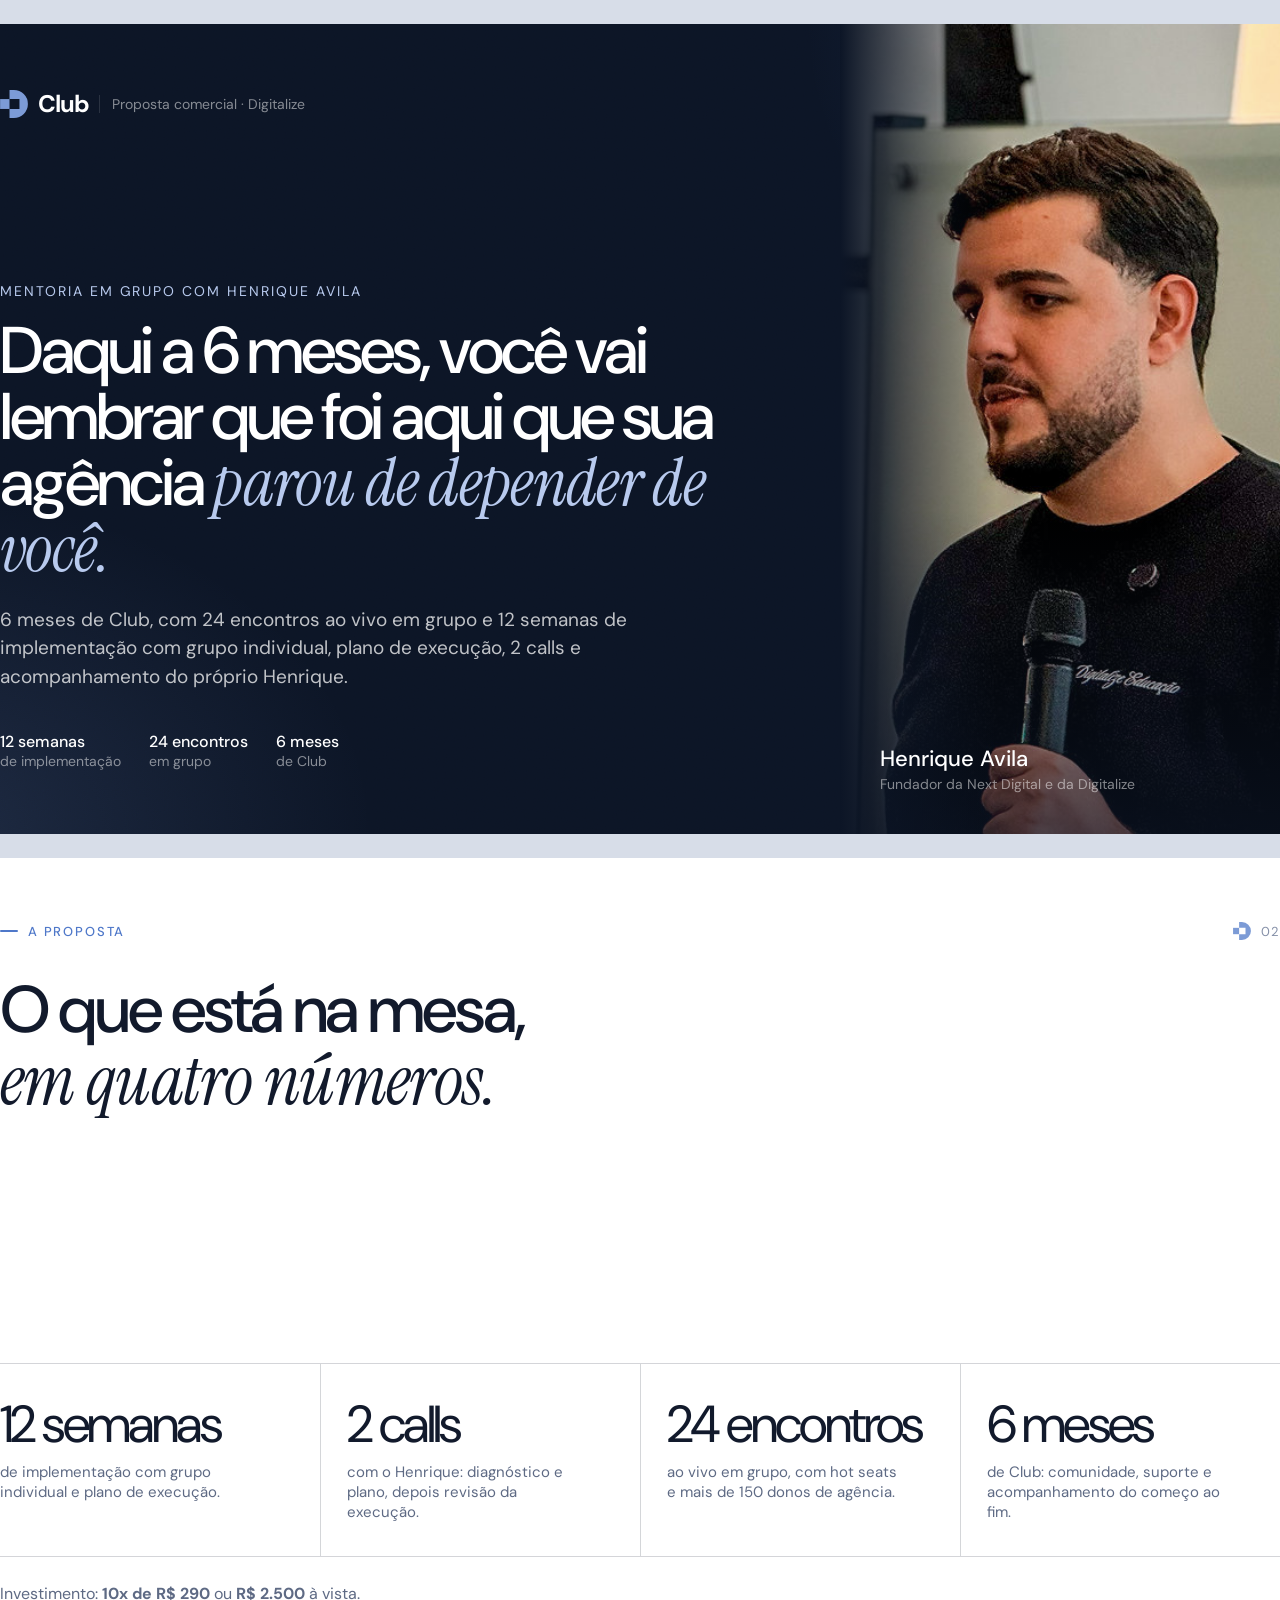
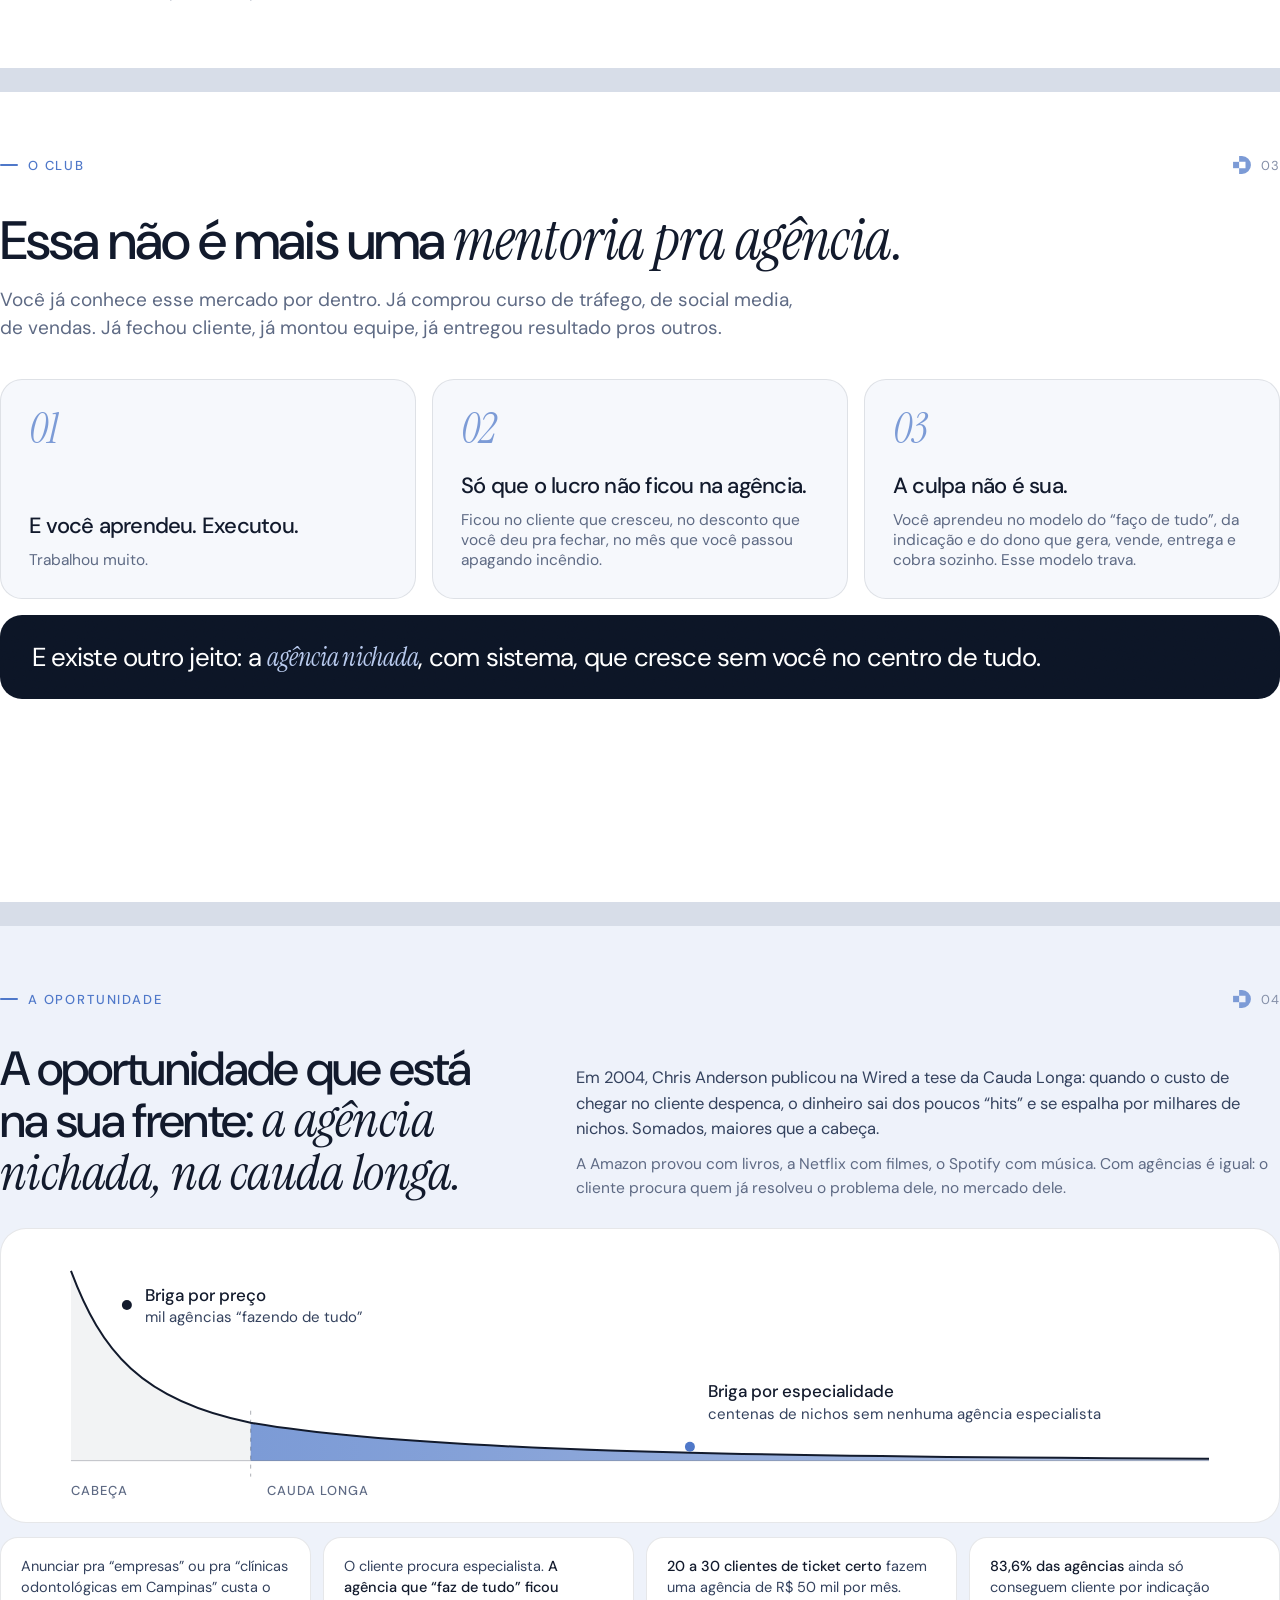
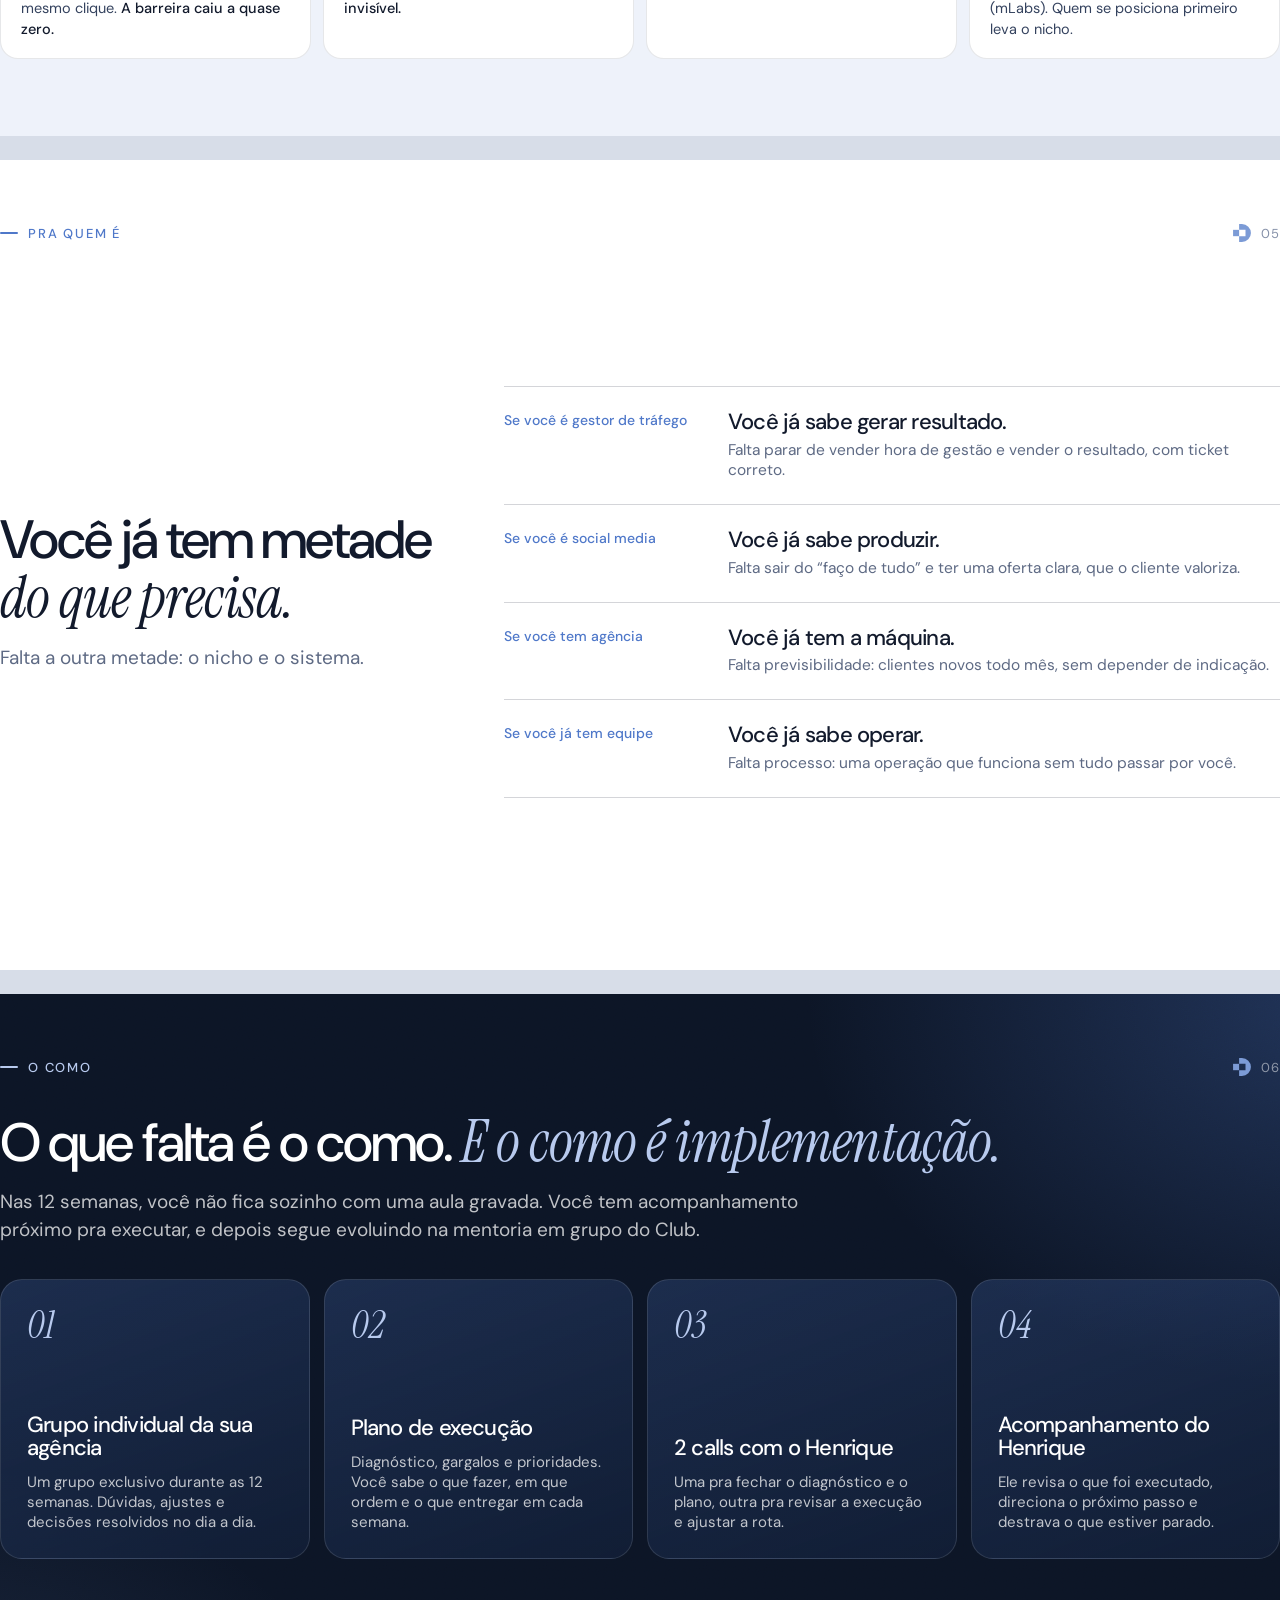
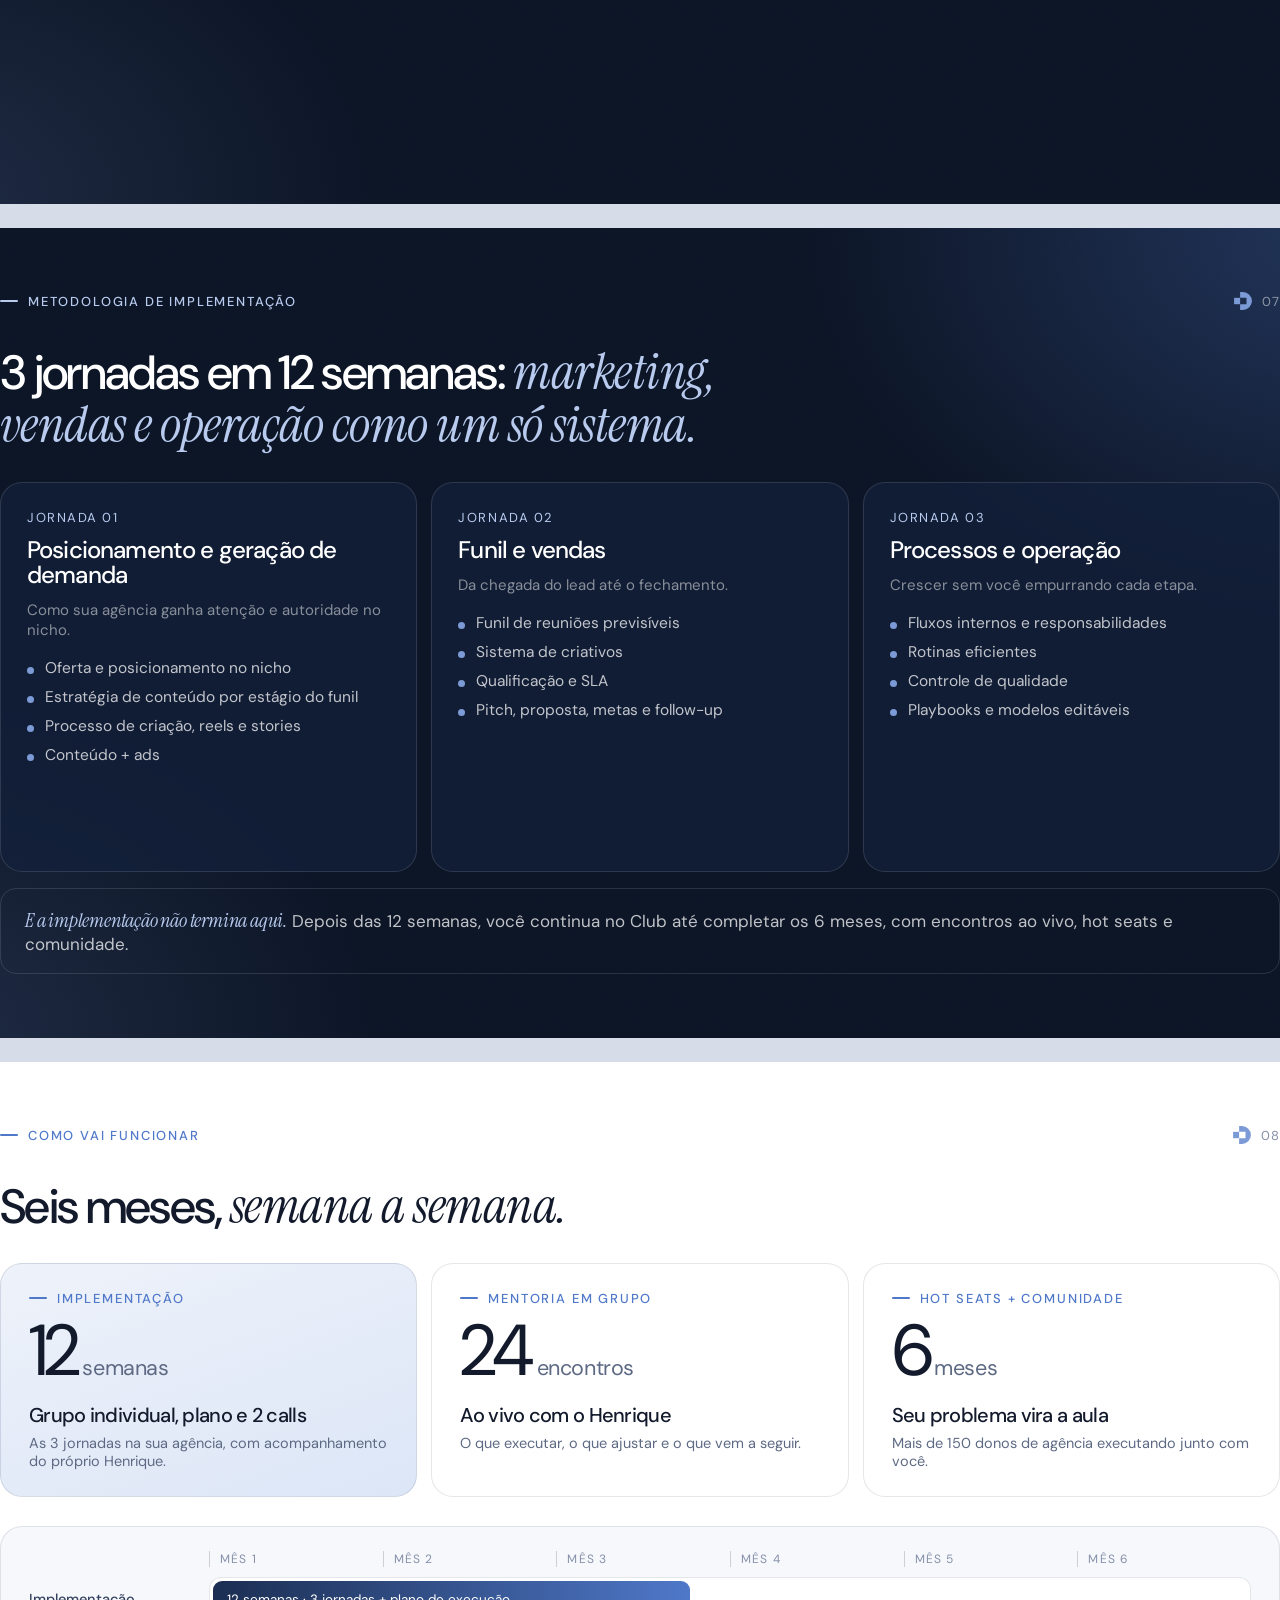
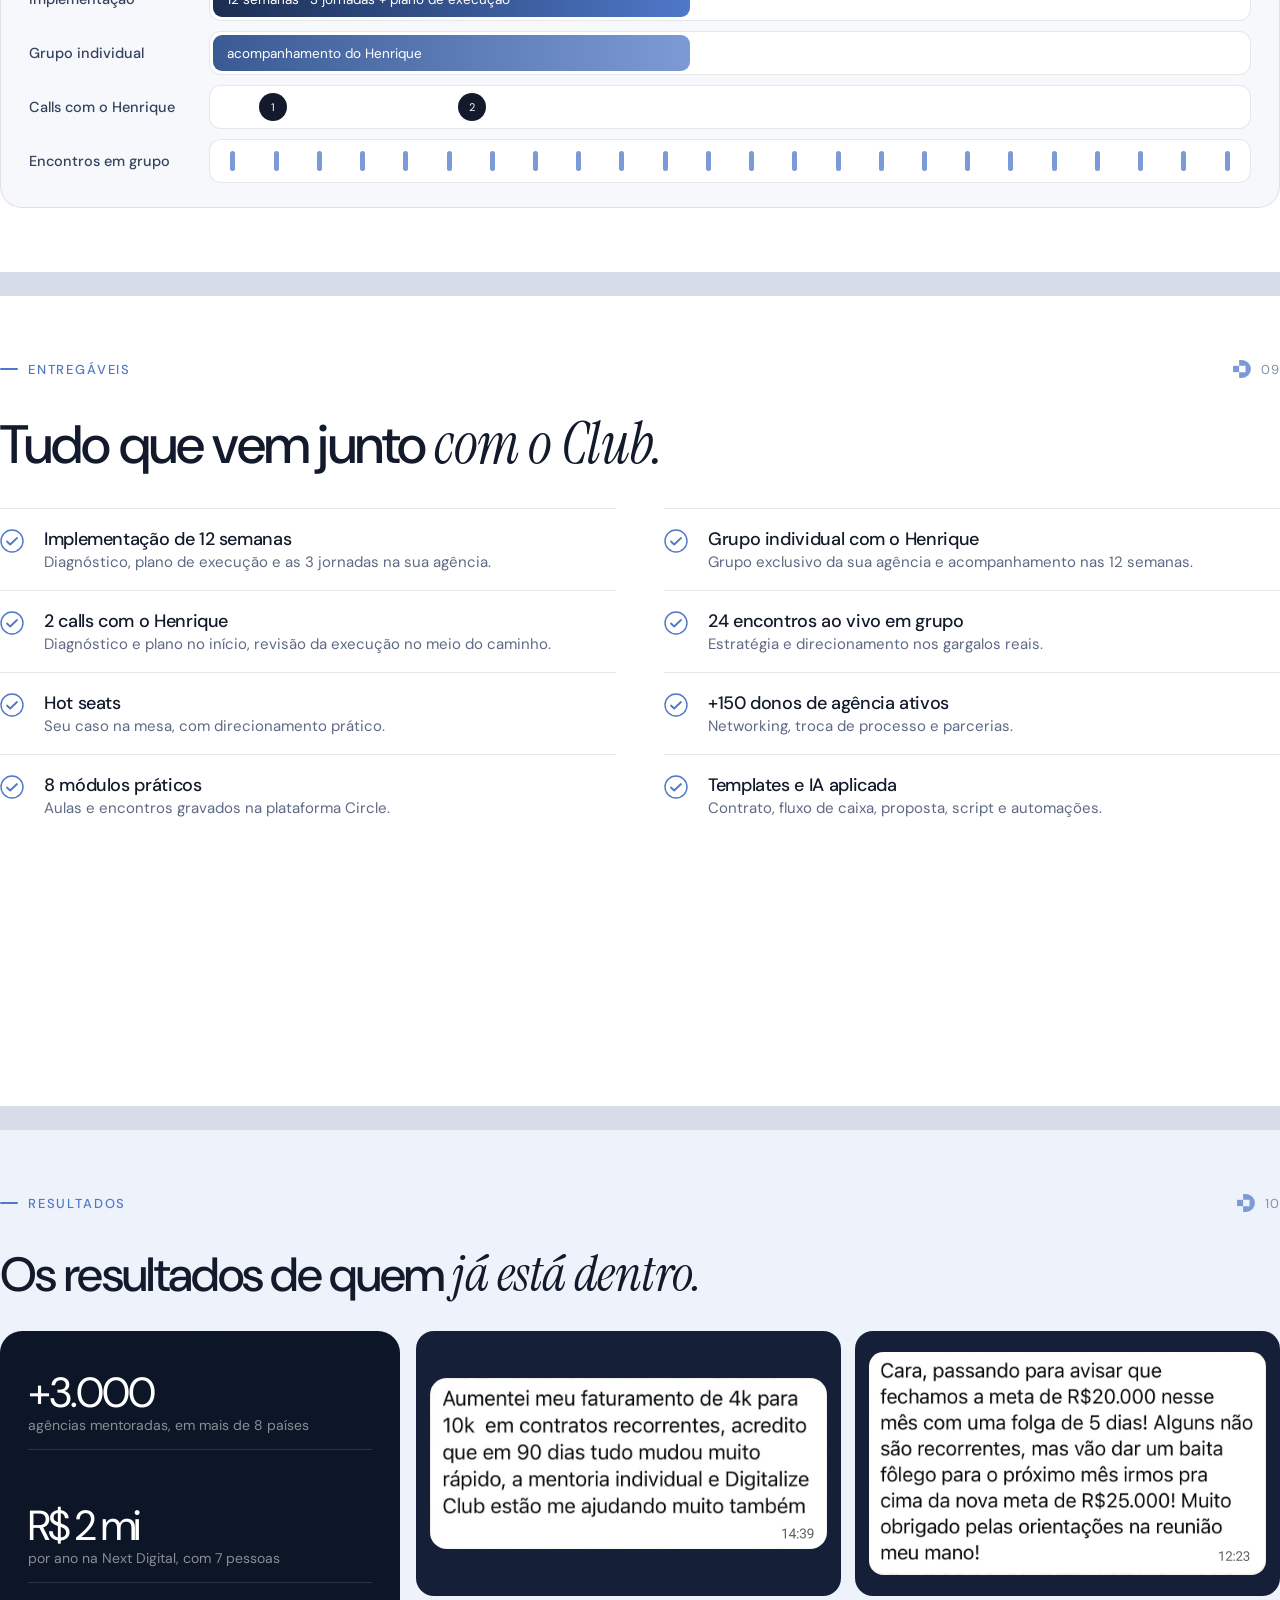
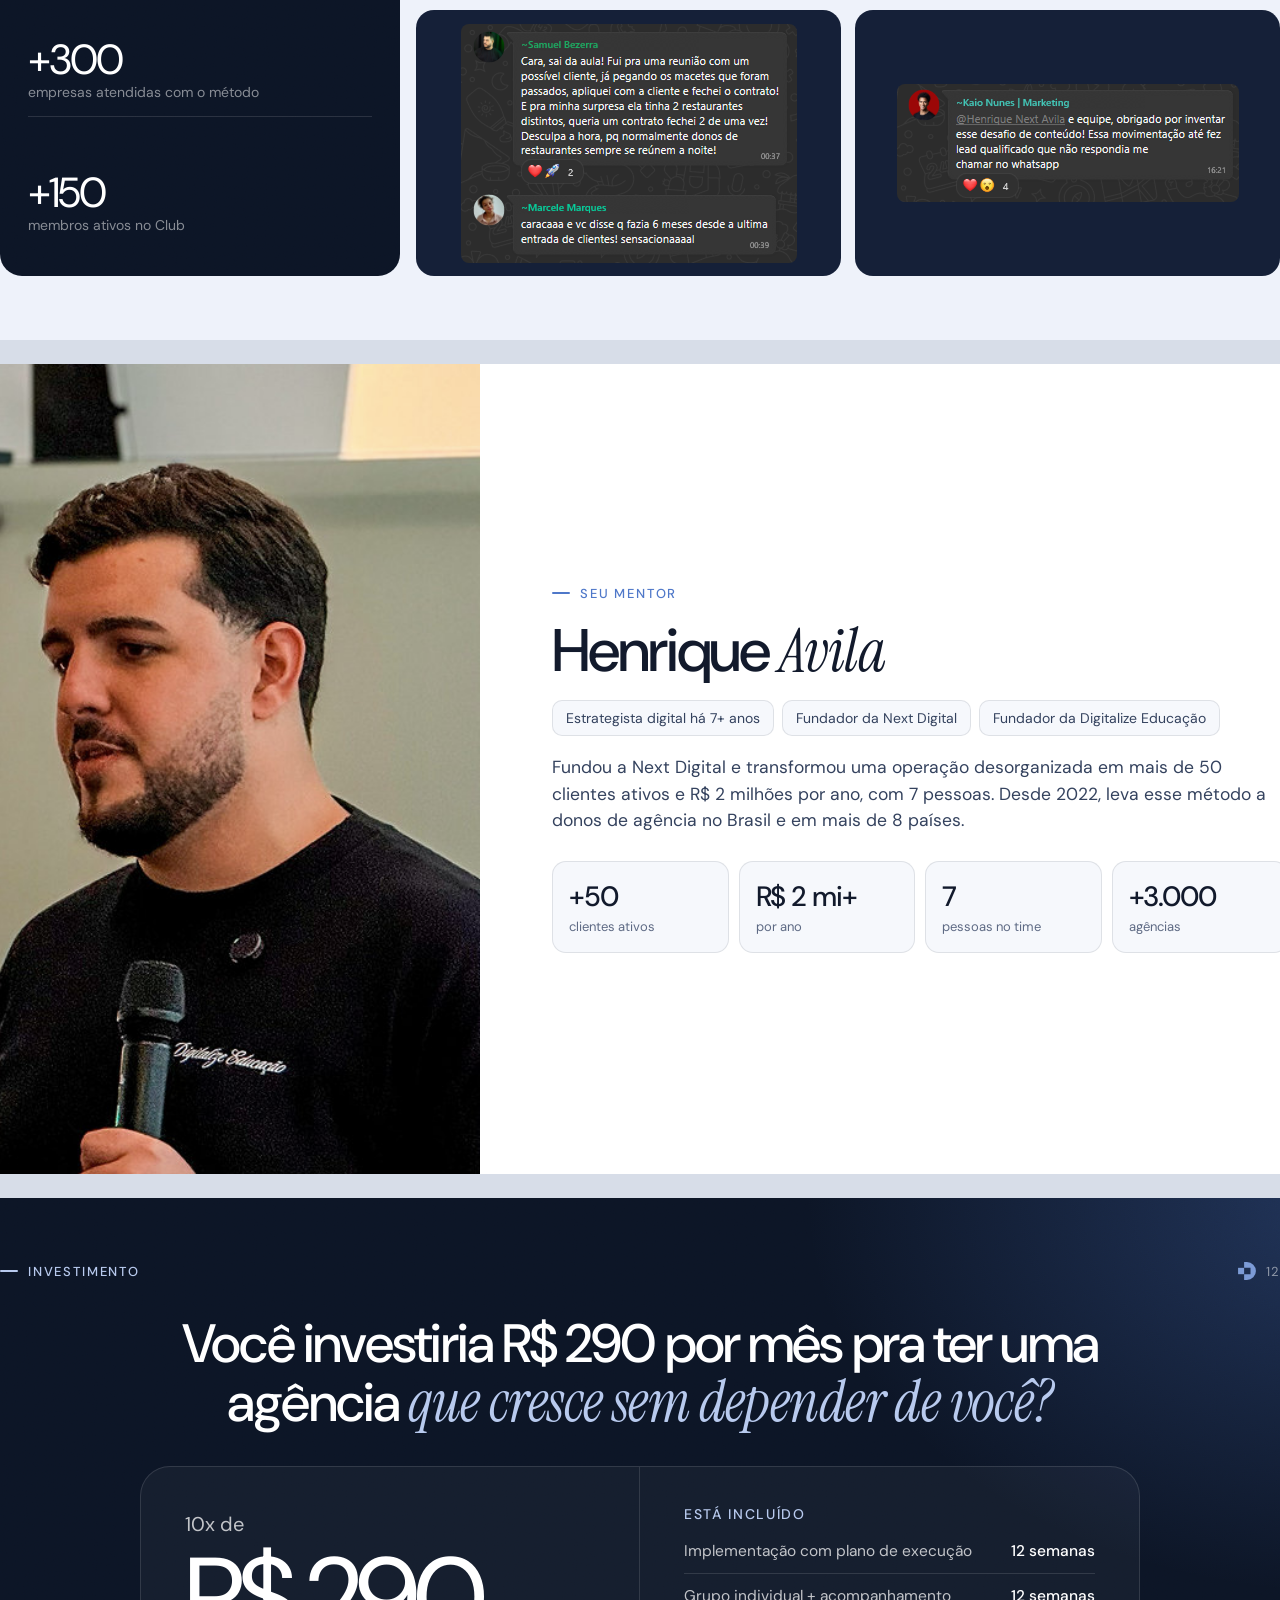
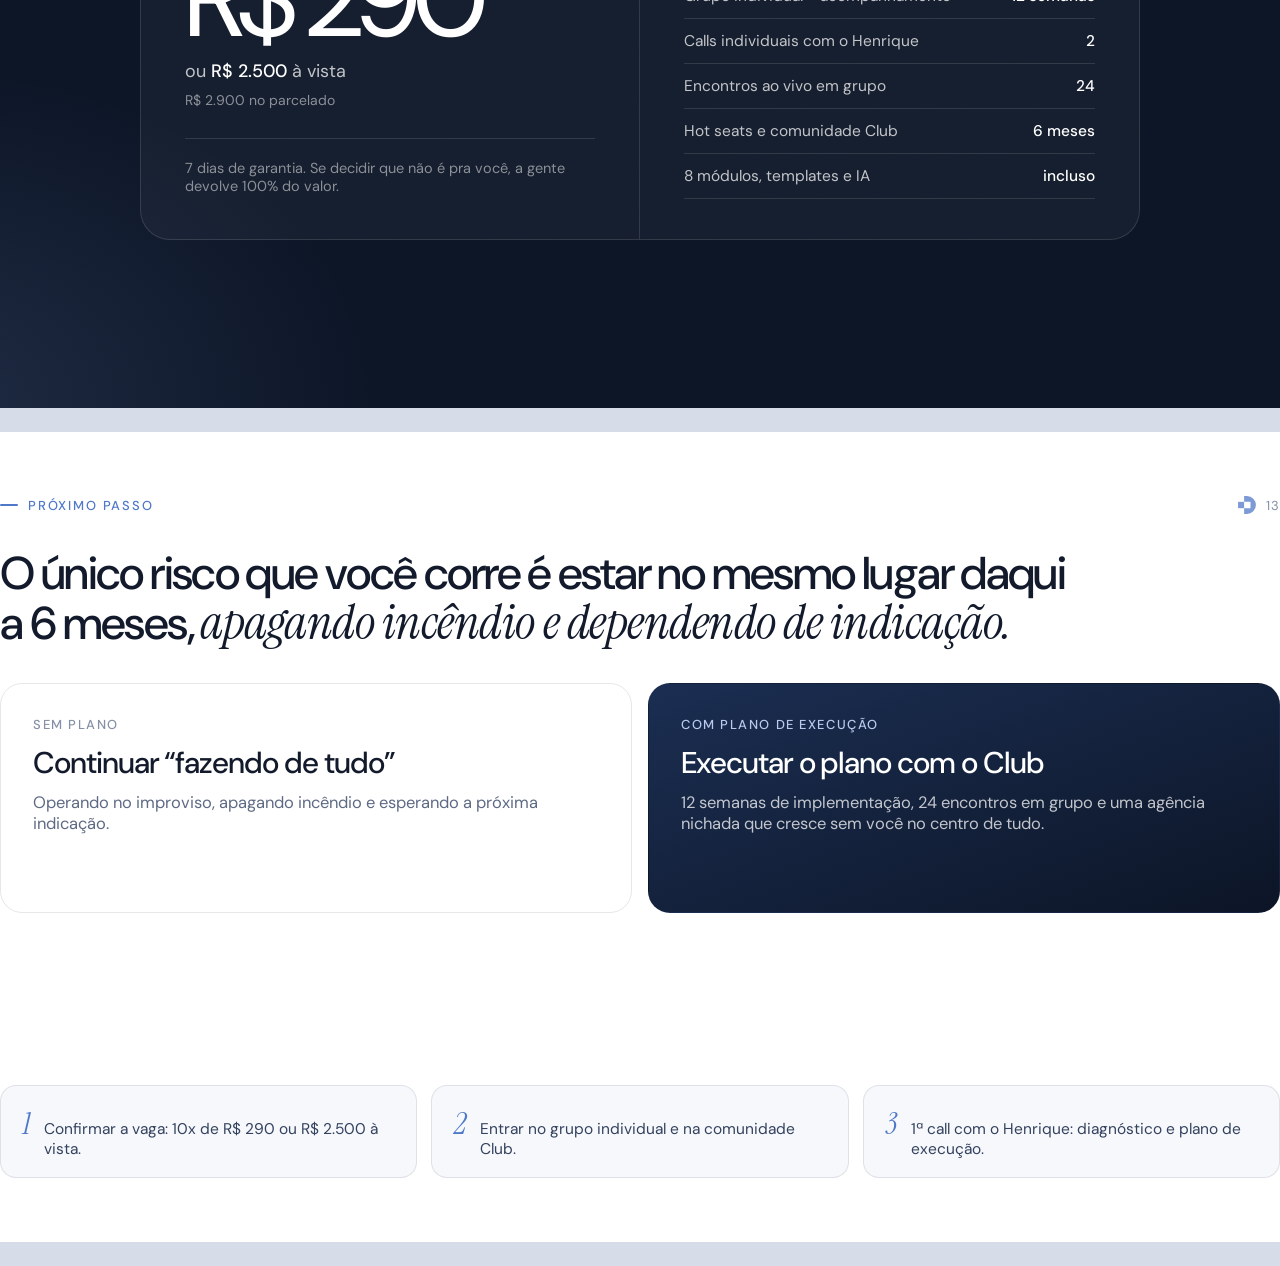
<file: proposta-club-final/index.html>
<!DOCTYPE html>
<html lang="pt-BR">
<head>
<meta charset="UTF-8">
<meta name="viewport" content="width=1440">
<title>Proposta Digitalize Club</title>
<link href="https://fonts.googleapis.com/css2?family=DM+Sans:opsz,wght@9..40,300;9..40,400;9..40,500;9..40,700&family=Instrument+Serif:ital@0;1&display=swap" rel="stylesheet">
<style>
/* Proposta Digitalize Club · slides 1440×810 · mesma identidade do site (azuis suaves, fosco) */
:root{
  --navy:#0C1526;--navy2:#13213B;--deep:#1B2E52;
  --blue:#4F78C9;--blue2:#7C9BD6;--blue3:#B8CAEE;
  --ice:#EEF2FA;--ice2:#F6F8FC;--paper:#FFFFFF;
  --ink:#121A2C;--ink2:#34425E;--ink3:#5E6A84;--ink4:#8590A8;
  --line:rgba(18,26,44,.10);--line2:rgba(18,26,44,.18);
  --wl:rgba(255,255,255,.12);--wt:rgba(255,255,255,.74);--wt2:rgba(255,255,255,.5);
  --sans:"DM Sans","Helvetica Neue",Arial,sans-serif;--serif:"Instrument Serif",Georgia,serif;
}
*{box-sizing:border-box;margin:0;padding:0}
html,body{background:#d7dde8}
body{font-family:var(--sans);color:var(--ink);-webkit-font-smoothing:antialiased;display:flex;flex-direction:column;align-items:center;gap:24px;padding:24px 0}
@media print{.grain{display:none}html,body{background:none;padding:0;margin:0;gap:0;display:block;width:1440px}@page{size:1440px 810px;margin:0}}
img,svg{display:block;max-width:100%}
.sl{position:relative;width:1440px;height:810px;overflow:hidden;flex:none;background:var(--paper);padding:64px 80px;display:flex;flex-direction:column;break-after:page;page-break-after:always}
.sl.ice{background:var(--ice)}
.sl.dark{background:var(--navy);color:#fff}
.sl.dark::before{content:"";position:absolute;inset:0;background:radial-gradient(55% 70% at 100% 0%,rgba(79,120,201,.32),transparent 70%),radial-gradient(45% 60% at 0% 100%,rgba(124,155,214,.16),transparent 70%)}
.sl>*{position:relative}
.grain{position:absolute!important;inset:0;pointer-events:none;opacity:.07;mix-blend-mode:overlay;background-image:url("data:image/svg+xml;utf8,<svg xmlns='http://www.w3.org/2000/svg' width='160' height='160'><filter id='n'><feTurbulence type='fractalNoise' baseFrequency='.9' numOctaves='2' stitchTiles='stitch'/></filter><rect width='100%' height='100%' filter='url(%23n)'/></svg>")}
.it{font-family:var(--serif);font-style:italic;font-weight:400;letter-spacing:-.01em}
.top{display:flex;justify-content:space-between;align-items:center;margin-bottom:36px}
.tag{display:inline-flex;align-items:center;gap:10px;font-size:13px;font-weight:500;letter-spacing:.14em;text-transform:uppercase;color:var(--blue)}
.tag::before{content:"";width:18px;height:2px;border-radius:2px;background:currentColor}
.dark .tag{color:var(--blue3)}
.pg{display:flex;align-items:center;gap:10px;font-size:13px;color:var(--ink4);letter-spacing:.06em}
.pg svg{width:18px;height:18px;color:var(--blue2)}
.dark .pg{color:var(--wt2)}
h1,h2,h3{font-weight:500;letter-spacing:-.035em;line-height:1.04}
.h2{font-size:54px;text-wrap:balance}
.h2 .it{font-size:1.06em}
.dark .h2 .it{color:var(--blue3)}
.sub{font-size:19px;color:var(--ink3);line-height:1.5;max-width:62ch}
.dark .sub{color:var(--wt)}

/* capa */
.cover{padding:0;display:grid;grid-template-columns:1fr 520px}
.cover .l{padding:64px 80px;display:flex;flex-direction:column}
.cover .brand{display:flex;align-items:center;gap:10px;font-weight:700;font-size:24px;letter-spacing:-.04em}
.cover .brand svg{width:28px;height:28px;color:var(--blue2)}
.cover .brand small{font-weight:400;font-size:14px;letter-spacing:0;color:var(--wt2);padding-left:12px;border-left:1px solid var(--wl)}
.cover .k{margin-top:auto;font-size:14px;letter-spacing:.14em;text-transform:uppercase;color:var(--blue3)}
.cover h1{margin-top:18px;font-size:66px;line-height:1;letter-spacing:-.045em}
.cover h1 .it{color:var(--blue3)}
.cover .lede{margin-top:24px;font-size:19px;line-height:1.5;color:var(--wt);max-width:52ch}
.cover .foot{margin-top:40px;display:flex;gap:28px;font-size:14px;color:var(--wt2)}
.cover .foot b{display:block;color:#fff;font-weight:500;font-size:16px}
.cover .r{position:relative;overflow:hidden}
.cover .r img{position:absolute;inset:0;width:100%;height:100%;object-fit:cover;object-position:50% 18%;filter:saturate(.85)}
.cover .r::after{content:"";position:absolute;inset:0;background:linear-gradient(90deg,var(--navy) 0%,rgba(12,21,38,0) 30%),linear-gradient(0deg,rgba(12,21,38,.7),transparent 40%)}
.cover .cap{position:absolute;left:40px;bottom:40px;z-index:2}
.cover .cap b{display:block;font-weight:500;font-size:22px}
.cover .cap span{font-size:14px;color:var(--wt2)}

/* números */
.nums4{margin-top:auto;display:grid;grid-template-columns:repeat(4,1fr);border-top:1px solid var(--line2);border-bottom:1px solid var(--line2)}
.nums4>div{padding:34px 26px;border-left:1px solid var(--line2)}
.nums4>div:first-child{border-left:0;padding-left:0}
.nums4 b{display:block;font-weight:400;font-size:52px;letter-spacing:-.05em;line-height:1}
.nums4 span{display:block;margin-top:12px;font-size:15px;color:var(--ink3);max-width:24ch}
.note{margin-top:26px;font-size:16px;color:var(--ink3)}

/* cards */
.cards3{display:grid;grid-template-columns:repeat(3,1fr);gap:16px;margin-top:36px}
.dcard{padding:28px;border-radius:22px;background:var(--ice2);border:1px solid var(--line);display:flex;flex-direction:column;gap:12px;min-height:220px}
.dcard .n{font-family:var(--serif);font-style:italic;font-size:42px;line-height:1;color:var(--blue2)}
.dcard h3{font-size:22px;margin-top:auto}
.dcard p{font-size:15.5px;color:var(--ink3)}
.turn{margin-top:16px;padding:26px 32px;border-radius:22px;background:var(--navy);color:#fff;font-size:26px;letter-spacing:-.03em;line-height:1.25;overflow:hidden}
.turn .it{color:var(--blue3)}

/* tese */
.tese-g{display:grid;grid-template-columns:520px 1fr;gap:56px;align-items:end}
.tese-g p{font-size:16.5px;color:var(--ink2);line-height:1.55}
.tese-g p+p{margin-top:10px;color:var(--ink3);font-size:15.5px}
.chart{margin-top:28px;border-radius:26px;background:var(--paper);border:1px solid var(--line);padding:22px 30px}
.chart .lbl{font:500 13px var(--sans);fill:var(--ink3);letter-spacing:.08em}
.chart .ann{font:400 15px var(--sans);fill:var(--ink2)}
.chart .ann-b{font:500 17px var(--sans);fill:var(--ink)}
.reasons{margin-top:14px;display:grid;grid-template-columns:repeat(4,1fr);gap:12px}
.reason{padding:18px 20px;border-radius:18px;background:var(--paper);border:1px solid var(--line);font-size:14.5px;color:var(--ink2);line-height:1.45}
.reason b{font-weight:500;color:var(--ink)}

/* pra quem */
.who{display:grid;grid-template-columns:440px 1fr;gap:64px;flex:1}
.who ul{list-style:none;border-top:1px solid var(--line2);align-self:center}
.who li{display:grid;grid-template-columns:200px 1fr;gap:24px;padding:24px 0;border-bottom:1px solid var(--line2)}
.who li .p{font-size:14px;font-weight:500;color:var(--blue)}
.who li h3{font-size:22px;margin-bottom:6px}
.who li p{color:var(--ink3);font-size:15.5px}

/* como */
.acomp{margin-top:34px;display:grid;grid-template-columns:repeat(4,1fr);gap:14px}
.ac{padding:26px;border-radius:22px;background:linear-gradient(160deg,rgba(79,120,201,.24),rgba(19,33,59,.7));border:1px solid var(--wl);display:flex;flex-direction:column;gap:12px;min-height:280px}
.ac .n{font-family:var(--serif);font-style:italic;font-size:38px;line-height:1;color:var(--blue3)}
.ac h3{font-size:22px;margin-top:auto}
.ac p{font-size:15px;color:var(--wt)}

/* jornadas */
.j3{margin-top:30px;display:grid;grid-template-columns:repeat(3,1fr);gap:14px;flex:1}
.jr{padding:26px;border-radius:22px;background:rgba(19,33,59,.75);border:1px solid var(--wl);display:flex;flex-direction:column;gap:12px}
.jr .w{font-size:13px;letter-spacing:.12em;text-transform:uppercase;color:var(--blue3)}
.jr h3{font-size:24px}
.jr .d{font-size:15px;color:var(--wt2)}
.jr ul{list-style:none;display:flex;flex-direction:column;gap:9px;margin-top:6px}
.jr li{font-size:15.5px;color:var(--wt);padding-left:18px;position:relative}
.jr li::before{content:"";position:absolute;left:0;top:.6em;width:7px;height:7px;border-radius:50%;background:var(--blue2)}
.after{margin-top:16px;padding:18px 24px;border-radius:16px;border:1px solid var(--wl);font-size:17px;color:var(--wt)}
.after .it{color:var(--blue3);font-size:1.18em}

/* formato */
.fmt{margin-top:30px;display:grid;grid-template-columns:repeat(3,1fr);gap:14px}
.fbox{padding:26px 28px;border-radius:22px;border:1px solid var(--line);background:var(--paper);display:flex;flex-direction:column;gap:8px}
.fbox.hi{background:linear-gradient(160deg,var(--ice) 0%,#DCE6F7 100%)}
.fbox .big{font-size:72px;font-weight:400;letter-spacing:-.06em;line-height:1}
.fbox .big small{font-size:.3em;letter-spacing:-.02em;margin-left:6px;color:var(--ink3)}
.fbox h3{font-size:20px;margin-top:10px}
.fbox p{font-size:14.5px;color:var(--ink3)}

/* cronograma */
.cron{margin-top:auto;padding:24px 28px;border-radius:22px;border:1px solid var(--line);background:var(--ice2)}
.tl{display:flex;flex-direction:column;gap:10px}
.tl-m{display:grid;grid-template-columns:180px repeat(6,1fr);font-size:12px;letter-spacing:.1em;text-transform:uppercase;color:var(--ink4)}
.tl-m span{padding-left:10px;border-left:1px solid var(--line2)}
.tl-r{display:grid;grid-template-columns:180px 1fr;align-items:center}
.tl-r>span{font-size:14.5px;font-weight:500;color:var(--ink2)}
.tl-t{position:relative;height:44px;border-radius:12px;background:var(--paper);border:1px solid var(--line)}
.tl-impl{position:absolute;left:3px;top:3px;bottom:3px;width:calc((100% - 6px)*12/26);border-radius:9px;background:linear-gradient(90deg,var(--deep),var(--blue));color:#fff;font-size:13.5px;display:flex;align-items:center;padding-left:14px;white-space:nowrap}
.tl-impl.alt{background:linear-gradient(90deg,#3A5A94,var(--blue2))}
.tl-com{position:absolute;inset:3px;border-radius:9px;background:var(--ice);font-size:13.5px;color:var(--ink3);display:flex;align-items:center;padding-left:14px}
.tl-dot{position:absolute;top:50%;width:28px;height:28px;margin:-14px 0 0 -14px;border-radius:50%;background:var(--ink);color:#fff;font-size:11px;display:grid;place-items:center;font-style:normal}
.tl-tick{position:absolute;top:50%;width:5px;height:20px;margin:-10px 0 0 -2.5px;border-radius:3px;background:var(--blue2)}

/* entregáveis */
.checks{margin-top:34px;list-style:none;display:grid;grid-template-columns:1fr 1fr;gap:0 48px}
.checks li{display:grid;grid-template-columns:30px 1fr;gap:14px;padding:18px 0;border-top:1px solid var(--line)}
.checks li svg{width:24px;height:24px;color:var(--blue);margin-top:2px}
.checks b{display:block;font-weight:500;font-size:18px;letter-spacing:-.02em}
.checks span{font-size:15px;color:var(--ink3)}

/* resultados */
.prova{margin-top:30px;display:grid;grid-template-columns:400px 1fr;gap:16px;flex:1;min-height:0}
.pnums{border-radius:22px;background:var(--navy);color:#fff;padding:6px 28px;position:relative;overflow:hidden;display:flex;flex-direction:column;justify-content:space-around}
.pnums div{padding:14px 0;border-bottom:1px solid var(--wl)}
.pnums div:last-child{border-bottom:0}
.pnums b{display:block;font-weight:400;font-size:42px;letter-spacing:-.05em;line-height:1}
.pnums span{font-size:14px;color:var(--wt2)}
.shots{display:grid;grid-template-columns:1fr 1fr;grid-template-rows:1fr 1fr;gap:14px;min-height:0}
.shot{border-radius:18px;background:#152038;display:grid;place-items:center;padding:14px;overflow:hidden}
.shot img{max-height:100%;max-width:100%;border-radius:8px}

/* mentor */
.mentor{padding:0;display:grid;grid-template-columns:560px 1fr}
.mentor .pic{position:relative;background:var(--deep)}
.mentor .pic img{position:absolute;inset:0;width:100%;height:100%;object-fit:cover;object-position:50% 18%;filter:saturate(.85)}
.mentor .txt{padding:64px 72px;display:flex;flex-direction:column;gap:18px;justify-content:center}
.mentor h2{font-size:60px}
.roles{display:flex;flex-wrap:wrap;gap:8px}
.roles span{padding:8px 13px;border-radius:10px;background:var(--ice2);border:1px solid var(--line);font-size:14px;color:var(--ink2)}
.mentor p{color:var(--ink2);font-size:17.5px;line-height:1.5}
.ms{display:grid;grid-template-columns:repeat(4,1fr);gap:10px;margin-top:10px}
.ms div{padding:16px;border-radius:14px;background:var(--ice2);border:1px solid var(--line)}
.ms b{display:block;font-weight:500;font-size:28px;letter-spacing:-.04em}
.ms span{font-size:13px;color:var(--ink3)}

/* investimento */
.offer{margin:34px auto 0;width:1000px;border-radius:30px;background:rgba(255,255,255,.04);border:1px solid var(--wl);display:grid;grid-template-columns:1fr 1fr;overflow:hidden}
.offer .l{padding:44px;border-right:1px solid var(--wl);display:flex;flex-direction:column;gap:8px}
.offer .l .x{font-size:20px;color:var(--wt)}
.offer .l .v{font-size:112px;font-weight:400;letter-spacing:-.06em;line-height:.95}
.offer .l .av{font-size:18px;color:var(--wt)}
.offer .l .av b{color:#fff;font-weight:500}
.offer .l .tot{font-size:14px;color:var(--wt2)}
.offer .l .g{margin-top:auto;padding-top:20px;border-top:1px solid var(--wl);font-size:14.5px;color:var(--wt2)}
.offer .r{padding:40px 44px}
.offer .r h3{font-size:14px;letter-spacing:.12em;text-transform:uppercase;color:var(--blue3);font-weight:500;margin-bottom:8px}
.offer .r ul{list-style:none}
.offer .r li{display:flex;justify-content:space-between;gap:16px;padding:12px 0;border-bottom:1px solid var(--wl);font-size:15.5px;color:var(--wt)}
.offer .r li b{color:#fff;font-weight:500;white-space:nowrap}

/* fechamento */
.paths{margin-top:34px;display:grid;grid-template-columns:1fr 1fr;gap:16px}
.path{padding:32px;border-radius:22px;border:1px solid var(--line);display:flex;flex-direction:column;gap:14px;min-height:230px}
.path .k{font-size:13px;letter-spacing:.12em;text-transform:uppercase;font-weight:500;color:var(--ink4)}
.path h3{font-size:30px}
.path p{color:var(--ink3);font-size:16.5px}
.path.b{background:linear-gradient(160deg,var(--deep),var(--navy));color:#fff;border-color:transparent}
.path.b .k{color:var(--blue3)}.path.b p{color:var(--wt)}
.steps{margin-top:auto;display:grid;grid-template-columns:repeat(3,1fr);gap:14px}
.steps div{padding:18px 22px;border-radius:16px;background:var(--ice2);border:1px solid var(--line);display:flex;gap:14px;align-items:baseline}
.steps .n{font-family:var(--serif);font-style:italic;font-size:30px;color:var(--blue)}
.steps p{font-size:15.5px;color:var(--ink2)}
</style>
</head>
<body>
<svg width="0" height="0" style="position:absolute" aria-hidden="true"><defs>
  <symbol id="d" viewBox="0 0 774 780"><path fill="currentColor" d="M0 253H262V528H0Z"/><path fill="currentColor" fill-rule="evenodd" d="M262 0H384A390 390 0 0 1 384 780H262Z M262 253H539V528H262Z"/></symbol>
  <symbol id="chk" viewBox="0 0 24 24"><circle cx="12" cy="12" r="11" fill="none" stroke="currentColor" stroke-width="1.4"/><path d="M7 12.5l3.2 3L17 9" fill="none" stroke="currentColor" stroke-width="1.8" stroke-linecap="round" stroke-linejoin="round"/></symbol>
</defs></svg>

<!-- 01 CAPA -->
<section class="sl dark cover">
  <div class="grain"></div>
  <div class="l">
    <span class="brand"><svg><use href="#d"/></svg>Club<small>Proposta comercial · Digitalize</small></span>
    <span class="k">Mentoria em grupo com Henrique Avila</span>
    <h1>Daqui a 6 meses, você vai lembrar que foi aqui que sua agência <span class="it">parou de depender de você.</span></h1>
    <p class="lede">6 meses de Club, com 24 encontros ao vivo em grupo e 12 semanas de implementação com grupo individual, plano de execução, 2 calls e acompanhamento do próprio Henrique.</p>
    <div class="foot"><span><b>12 semanas</b>de implementação</span><span><b>24 encontros</b>em grupo</span><span><b>6 meses</b>de Club</span></div>
  </div>
  <div class="r"><img src="assets/henrique.jpg" alt="Henrique Avila"><div class="cap"><b>Henrique Avila</b><span>Fundador da Next Digital e da Digitalize</span></div></div>
</section>

<!-- 02 A PROPOSTA -->
<section class="sl">
  <div class="top"><span class="tag">A proposta</span><span class="pg"><svg><use href="#d"/></svg>02</span></div>
  <h2 class="h2" style="font-size:66px;max-width:15ch">O que está na mesa, <span class="it">em quatro números.</span></h2>
  <div class="nums4">
    <div><b>12 semanas</b><span>de implementação com grupo individual e plano de execução.</span></div>
    <div><b>2 calls</b><span>com o Henrique: diagnóstico e plano, depois revisão da execução.</span></div>
    <div><b>24 encontros</b><span>ao vivo em grupo, com hot seats e mais de 150 donos de agência.</span></div>
    <div><b>6 meses</b><span>de Club: comunidade, suporte e acompanhamento do começo ao fim.</span></div>
  </div>
  <p class="note">Investimento: <b>10x de R$ 290</b> ou <b>R$ 2.500</b> à vista.</p>
</section>

<!-- 03 O CLUB -->
<section class="sl">
  <div class="top"><span class="tag">O Club</span><span class="pg"><svg><use href="#d"/></svg>03</span></div>
  <h2 class="h2">Essa não é mais uma <span class="it">mentoria pra agência.</span></h2>
  <p class="sub" style="margin-top:16px">Você já conhece esse mercado por dentro. Já comprou curso de tráfego, de social media, de vendas. Já fechou cliente, já montou equipe, já entregou resultado pros outros.</p>
  <div class="cards3">
    <article class="dcard"><span class="n">01</span><h3>E você aprendeu. Executou.</h3><p>Trabalhou muito.</p></article>
    <article class="dcard"><span class="n">02</span><h3>Só que o lucro não ficou na agência.</h3><p>Ficou no cliente que cresceu, no desconto que você deu pra fechar, no mês que você passou apagando incêndio.</p></article>
    <article class="dcard"><span class="n">03</span><h3>A culpa não é sua.</h3><p>Você aprendeu no modelo do “faço de tudo”, da indicação e do dono que gera, vende, entrega e cobra sozinho. Esse modelo trava.</p></article>
  </div>
  <div class="turn"><div class="grain"></div>E existe outro jeito: a <span class="it">agência nichada</span>, com sistema, que cresce sem você no centro de tudo.</div>
</section>

<!-- 04 A OPORTUNIDADE -->
<section class="sl ice">
  <div class="top"><span class="tag">A oportunidade</span><span class="pg"><svg><use href="#d"/></svg>04</span></div>
  <div class="tese-g">
    <h2 class="h2" style="font-size:48px">A oportunidade que está na sua frente: <span class="it">a agência nichada, na cauda longa.</span></h2>
    <div><p>Em 2004, Chris Anderson publicou na Wired a tese da Cauda Longa: quando o custo de chegar no cliente despenca, o dinheiro sai dos poucos “hits” e se espalha por milhares de nichos. Somados, maiores que a cabeça.</p><p>A Amazon provou com livros, a Netflix com filmes, o Spotify com música. Com agências é igual: o cliente procura quem já resolveu o problema dele, no mercado dele.</p></div>
  </div>
  <div class="chart">
    <svg viewBox="0 0 1220 250" role="img" aria-label="Curva da cauda longa">
      <defs><linearGradient id="tg" x1="0" y1="0" x2="1" y2="0"><stop offset="0" stop-color="#7C9BD6"/><stop offset="1" stop-color="#4F78C9" stop-opacity=".35"/></linearGradient></defs>
      <path d="M40 210V20C70 100 110 150 220 172C380 200 700 206 1180 208V210Z" fill="rgba(18,26,44,.05)"/>
      <path d="M220 210V172C380 200 700 206 1180 208V210Z" fill="url(#tg)"/>
      <path d="M40 20C70 100 110 150 220 172C380 200 700 206 1180 208" fill="none" stroke="#121A2C" stroke-width="2"/>
      <path d="M220 160V226" stroke="rgba(18,26,44,.35)" stroke-dasharray="4 5"/>
      <path d="M40 210H1180" stroke="rgba(18,26,44,.25)"/>
      <text x="40" y="244" class="lbl">CABEÇA</text><text x="236" y="244" class="lbl">CAUDA LONGA</text>
      <g transform="translate(96 54)"><circle r="5" fill="#121A2C"/><text x="18" y="-4" class="ann-b">Briga por preço</text><text x="18" y="17" class="ann">mil agências “fazendo de tudo”</text></g>
      <g transform="translate(660 196)"><circle r="5" fill="#4F78C9"/><text x="18" y="-50" class="ann-b">Briga por especialidade</text><text x="18" y="-28" class="ann">centenas de nichos sem nenhuma agência especialista</text></g>
    </svg>
  </div>
  <div class="reasons">
    <div class="reason">Anunciar pra “empresas” ou pra “clínicas odontológicas em Campinas” custa o mesmo clique. <b>A barreira caiu a quase zero.</b></div>
    <div class="reason">O cliente procura especialista. <b>A agência que “faz de tudo” ficou invisível.</b></div>
    <div class="reason"><b>20 a 30 clientes de ticket certo</b> fazem uma agência de R$ 50 mil por mês.</div>
    <div class="reason"><b>83,6% das agências</b> ainda só conseguem cliente por indicação (mLabs). Quem se posiciona primeiro leva o nicho.</div>
  </div>
</section>

<!-- 05 PRA QUEM -->
<section class="sl">
  <div class="top"><span class="tag">Pra quem é</span><span class="pg"><svg><use href="#d"/></svg>05</span></div>
  <div class="who">
    <div style="align-self:center"><h2 class="h2">Você já tem metade <span class="it">do que precisa.</span></h2><p class="sub" style="margin-top:16px">Falta a outra metade: o nicho e o sistema.</p></div>
    <ul>
      <li><span class="p">Se você é gestor de tráfego</span><div><h3>Você já sabe gerar resultado.</h3><p>Falta parar de vender hora de gestão e vender o resultado, com ticket correto.</p></div></li>
      <li><span class="p">Se você é social media</span><div><h3>Você já sabe produzir.</h3><p>Falta sair do “faço de tudo” e ter uma oferta clara, que o cliente valoriza.</p></div></li>
      <li><span class="p">Se você tem agência</span><div><h3>Você já tem a máquina.</h3><p>Falta previsibilidade: clientes novos todo mês, sem depender de indicação.</p></div></li>
      <li><span class="p">Se você já tem equipe</span><div><h3>Você já sabe operar.</h3><p>Falta processo: uma operação que funciona sem tudo passar por você.</p></div></li>
    </ul>
  </div>
</section>

<!-- 06 O COMO -->
<section class="sl dark">
  <div class="grain"></div>
  <div class="top"><span class="tag">O como</span><span class="pg"><svg><use href="#d"/></svg>06</span></div>
  <h2 class="h2">O que falta é o como. <span class="it">E o como é implementação.</span></h2>
  <p class="sub" style="margin-top:16px">Nas 12 semanas, você não fica sozinho com uma aula gravada. Você tem acompanhamento próximo pra executar, e depois segue evoluindo na mentoria em grupo do Club.</p>
  <div class="acomp">
    <article class="ac"><span class="n">01</span><h3>Grupo individual da sua agência</h3><p>Um grupo exclusivo durante as 12 semanas. Dúvidas, ajustes e decisões resolvidos no dia a dia.</p></article>
    <article class="ac"><span class="n">02</span><h3>Plano de execução</h3><p>Diagnóstico, gargalos e prioridades. Você sabe o que fazer, em que ordem e o que entregar em cada semana.</p></article>
    <article class="ac"><span class="n">03</span><h3>2 calls com o Henrique</h3><p>Uma pra fechar o diagnóstico e o plano, outra pra revisar a execução e ajustar a rota.</p></article>
    <article class="ac"><span class="n">04</span><h3>Acompanhamento do Henrique</h3><p>Ele revisa o que foi executado, direciona o próximo passo e destrava o que estiver parado.</p></article>
  </div>
</section>

<!-- 07 METODOLOGIA -->
<section class="sl dark">
  <div class="grain"></div>
  <div class="top"><span class="tag">Metodologia de implementação</span><span class="pg"><svg><use href="#d"/></svg>07</span></div>
  <h2 class="h2" style="font-size:48px">3 jornadas em 12 semanas: <span class="it">marketing, vendas e operação como um só sistema.</span></h2>
  <div class="j3">
    <div class="jr"><span class="w">Jornada 01</span><h3>Posicionamento e geração de demanda</h3><p class="d">Como sua agência ganha atenção e autoridade no nicho.</p><ul><li>Oferta e posicionamento no nicho</li><li>Estratégia de conteúdo por estágio do funil</li><li>Processo de criação, reels e stories</li><li>Conteúdo + ads</li></ul></div>
    <div class="jr"><span class="w">Jornada 02</span><h3>Funil e vendas</h3><p class="d">Da chegada do lead até o fechamento.</p><ul><li>Funil de reuniões previsíveis</li><li>Sistema de criativos</li><li>Qualificação e SLA</li><li>Pitch, proposta, metas e follow-up</li></ul></div>
    <div class="jr"><span class="w">Jornada 03</span><h3>Processos e operação</h3><p class="d">Crescer sem você empurrando cada etapa.</p><ul><li>Fluxos internos e responsabilidades</li><li>Rotinas eficientes</li><li>Controle de qualidade</li><li>Playbooks e modelos editáveis</li></ul></div>
  </div>
  <div class="after"><span class="it">E a implementação não termina aqui.</span> Depois das 12 semanas, você continua no Club até completar os 6 meses, com encontros ao vivo, hot seats e comunidade.</div>
</section>

<!-- 08 COMO VAI FUNCIONAR -->
<section class="sl">
  <div class="top"><span class="tag">Como vai funcionar</span><span class="pg"><svg><use href="#d"/></svg>08</span></div>
  <h2 class="h2" style="font-size:48px">Seis meses, <span class="it">semana a semana.</span></h2>
  <div class="fmt">
    <article class="fbox hi"><span class="tag">Implementação</span><span class="big">12<small>semanas</small></span><h3>Grupo individual, plano e 2 calls</h3><p>As 3 jornadas na sua agência, com acompanhamento do próprio Henrique.</p></article>
    <article class="fbox"><span class="tag">Mentoria em grupo</span><span class="big">24<small>encontros</small></span><h3>Ao vivo com o Henrique</h3><p>O que executar, o que ajustar e o que vem a seguir.</p></article>
    <article class="fbox"><span class="tag">Hot seats + comunidade</span><span class="big">6<small>meses</small></span><h3>Seu problema vira a aula</h3><p>Mais de 150 donos de agência executando junto com você.</p></article>
  </div>
  <div class="cron">
    <div class="tl" id="tl">
      <div class="tl-m"><span style="border:0"></span><span>Mês 1</span><span>Mês 2</span><span>Mês 3</span><span>Mês 4</span><span>Mês 5</span><span>Mês 6</span></div>
      <div class="tl-r"><span>Implementação</span><div class="tl-t"><div class="tl-impl">12 semanas · 3 jornadas + plano de execução</div></div></div>
      <div class="tl-r"><span>Grupo individual</span><div class="tl-t"><div class="tl-impl alt">acompanhamento do Henrique</div></div></div>
      <div class="tl-r"><span>Calls com o Henrique</span><div class="tl-t" id="calls"></div></div>
      <div class="tl-r"><span>Encontros em grupo</span><div class="tl-t" id="ticks"></div></div>
    </div>
  </div>
</section>

<!-- 09 ENTREGÁVEIS -->
<section class="sl">
  <div class="top"><span class="tag">Entregáveis</span><span class="pg"><svg><use href="#d"/></svg>09</span></div>
  <h2 class="h2">Tudo que vem junto <span class="it">com o Club.</span></h2>
  <ul class="checks">
    <li><svg><use href="#chk"/></svg><div><b>Implementação de 12 semanas</b><span>Diagnóstico, plano de execução e as 3 jornadas na sua agência.</span></div></li>
    <li><svg><use href="#chk"/></svg><div><b>Grupo individual com o Henrique</b><span>Grupo exclusivo da sua agência e acompanhamento nas 12 semanas.</span></div></li>
    <li><svg><use href="#chk"/></svg><div><b>2 calls com o Henrique</b><span>Diagnóstico e plano no início, revisão da execução no meio do caminho.</span></div></li>
    <li><svg><use href="#chk"/></svg><div><b>24 encontros ao vivo em grupo</b><span>Estratégia e direcionamento nos gargalos reais.</span></div></li>
    <li><svg><use href="#chk"/></svg><div><b>Hot seats</b><span>Seu caso na mesa, com direcionamento prático.</span></div></li>
    <li><svg><use href="#chk"/></svg><div><b>+150 donos de agência ativos</b><span>Networking, troca de processo e parcerias.</span></div></li>
    <li><svg><use href="#chk"/></svg><div><b>8 módulos práticos</b><span>Aulas e encontros gravados na plataforma Circle.</span></div></li>
    <li><svg><use href="#chk"/></svg><div><b>Templates e IA aplicada</b><span>Contrato, fluxo de caixa, proposta, script e automações.</span></div></li>
  </ul>
</section>

<!-- 10 RESULTADOS -->
<section class="sl ice">
  <div class="top"><span class="tag">Resultados</span><span class="pg"><svg><use href="#d"/></svg>10</span></div>
  <h2 class="h2" style="font-size:48px">Os resultados de quem <span class="it">já está dentro.</span></h2>
  <div class="prova">
    <div class="pnums"><div class="grain"></div>
      <div><b>+3.000</b><span>agências mentoradas, em mais de 8 países</span></div>
      <div><b>R$ 2 mi</b><span>por ano na Next Digital, com 7 pessoas</span></div>
      <div><b>+300</b><span>empresas atendidas com o método</span></div>
      <div><b>+150</b><span>membros ativos no Club</span></div>
    </div>
    <div class="shots">
      <div class="shot"><img src="assets/print-group-185.svg" alt=""></div>
      <div class="shot"><img src="assets/print-group-186.svg" alt=""></div>
      <div class="shot"><img src="assets/print-group-403-2.png" alt=""></div>
      <div class="shot"><img src="assets/print-group-457-2.png" alt=""></div>
    </div>
  </div>
</section>

<!-- 11 MENTOR -->
<section class="sl mentor">
  <div class="pic"><img src="assets/henrique.jpg" alt="Henrique Avila"></div>
  <div class="txt">
    <span class="tag">Seu mentor</span>
    <h2>Henrique <span class="it">Avila</span></h2>
    <div class="roles"><span>Estrategista digital há 7+ anos</span><span>Fundador da Next Digital</span><span>Fundador da Digitalize Educação</span></div>
    <p>Fundou a Next Digital e transformou uma operação desorganizada em mais de 50 clientes ativos e R$ 2 milhões por ano, com 7 pessoas. Desde 2022, leva esse método a donos de agência no Brasil e em mais de 8 países.</p>
    <div class="ms"><div><b>+50</b><span>clientes ativos</span></div><div><b>R$ 2 mi+</b><span>por ano</span></div><div><b>7</b><span>pessoas no time</span></div><div><b>+3.000</b><span>agências</span></div></div>
  </div>
</section>

<!-- 12 INVESTIMENTO -->
<section class="sl dark">
  <div class="grain"></div>
  <div class="top"><span class="tag">Investimento</span><span class="pg"><svg><use href="#d"/></svg>12</span></div>
  <h2 class="h2" style="text-align:center">Você investiria R$ 290 por mês pra ter uma agência <span class="it">que cresce sem depender de você?</span></h2>
  <div class="offer">
    <div class="l">
      <span class="x">10x de</span>
      <span class="v">R$ 290</span>
      <span class="av">ou <b>R$ 2.500</b> à vista</span>
      <span class="tot">R$ 2.900 no parcelado</span>
      <p class="g">7 dias de garantia. Se decidir que não é pra você, a gente devolve 100% do valor.</p>
    </div>
    <div class="r">
      <h3>Está incluído</h3>
      <ul>
        <li>Implementação com plano de execução <b>12 semanas</b></li>
        <li>Grupo individual + acompanhamento <b>12 semanas</b></li>
        <li>Calls individuais com o Henrique <b>2</b></li>
        <li>Encontros ao vivo em grupo <b>24</b></li>
        <li>Hot seats e comunidade Club <b>6 meses</b></li>
        <li>8 módulos, templates e IA <b>incluso</b></li>
      </ul>
    </div>
  </div>
</section>

<!-- 13 PRÓXIMO PASSO -->
<section class="sl">
  <div class="top"><span class="tag">Próximo passo</span><span class="pg"><svg><use href="#d"/></svg>13</span></div>
  <h2 class="h2" style="font-size:46px">O único risco que você corre é estar no mesmo lugar daqui a 6 meses, <span class="it">apagando incêndio e dependendo de indicação.</span></h2>
  <div class="paths">
    <article class="path"><span class="k">Sem plano</span><h3>Continuar “fazendo de tudo”</h3><p>Operando no improviso, apagando incêndio e esperando a próxima indicação.</p></article>
    <article class="path b"><span class="k">Com plano de execução</span><h3>Executar o plano com o Club</h3><p>12 semanas de implementação, 24 encontros em grupo e uma agência nichada que cresce sem você no centro de tudo.</p></article>
  </div>
  <div class="steps">
    <div><span class="n">1</span><p>Confirmar a vaga: 10x de R$ 290 ou R$ 2.500 à vista.</p></div>
    <div><span class="n">2</span><p>Entrar no grupo individual e na comunidade Club.</p></div>
    <div><span class="n">3</span><p>1ª call com o Henrique: diagnóstico e plano de execução.</p></div>
  </div>
</section>

<script>
(() => {
  const pos = (w) => `calc(3px + (100% - 6px)*${((w - .5) / 26).toFixed(4)})`;
  document.getElementById('calls').innerHTML = [2, 7].map((w, i) => `<i class="tl-dot" style="left:${pos(w)}">${i + 1}</i>`).join('');
  document.getElementById('ticks').innerHTML = Array.from({ length: 24 }, (_, k) => `<i class="tl-tick" style="left:${pos(1 + k * 25 / 23)}"></i>`).join('');
  document.fonts.ready.then(() => document.body.setAttribute('data-ready', '1'));
})();
</script>
</body>
</html>
</file>
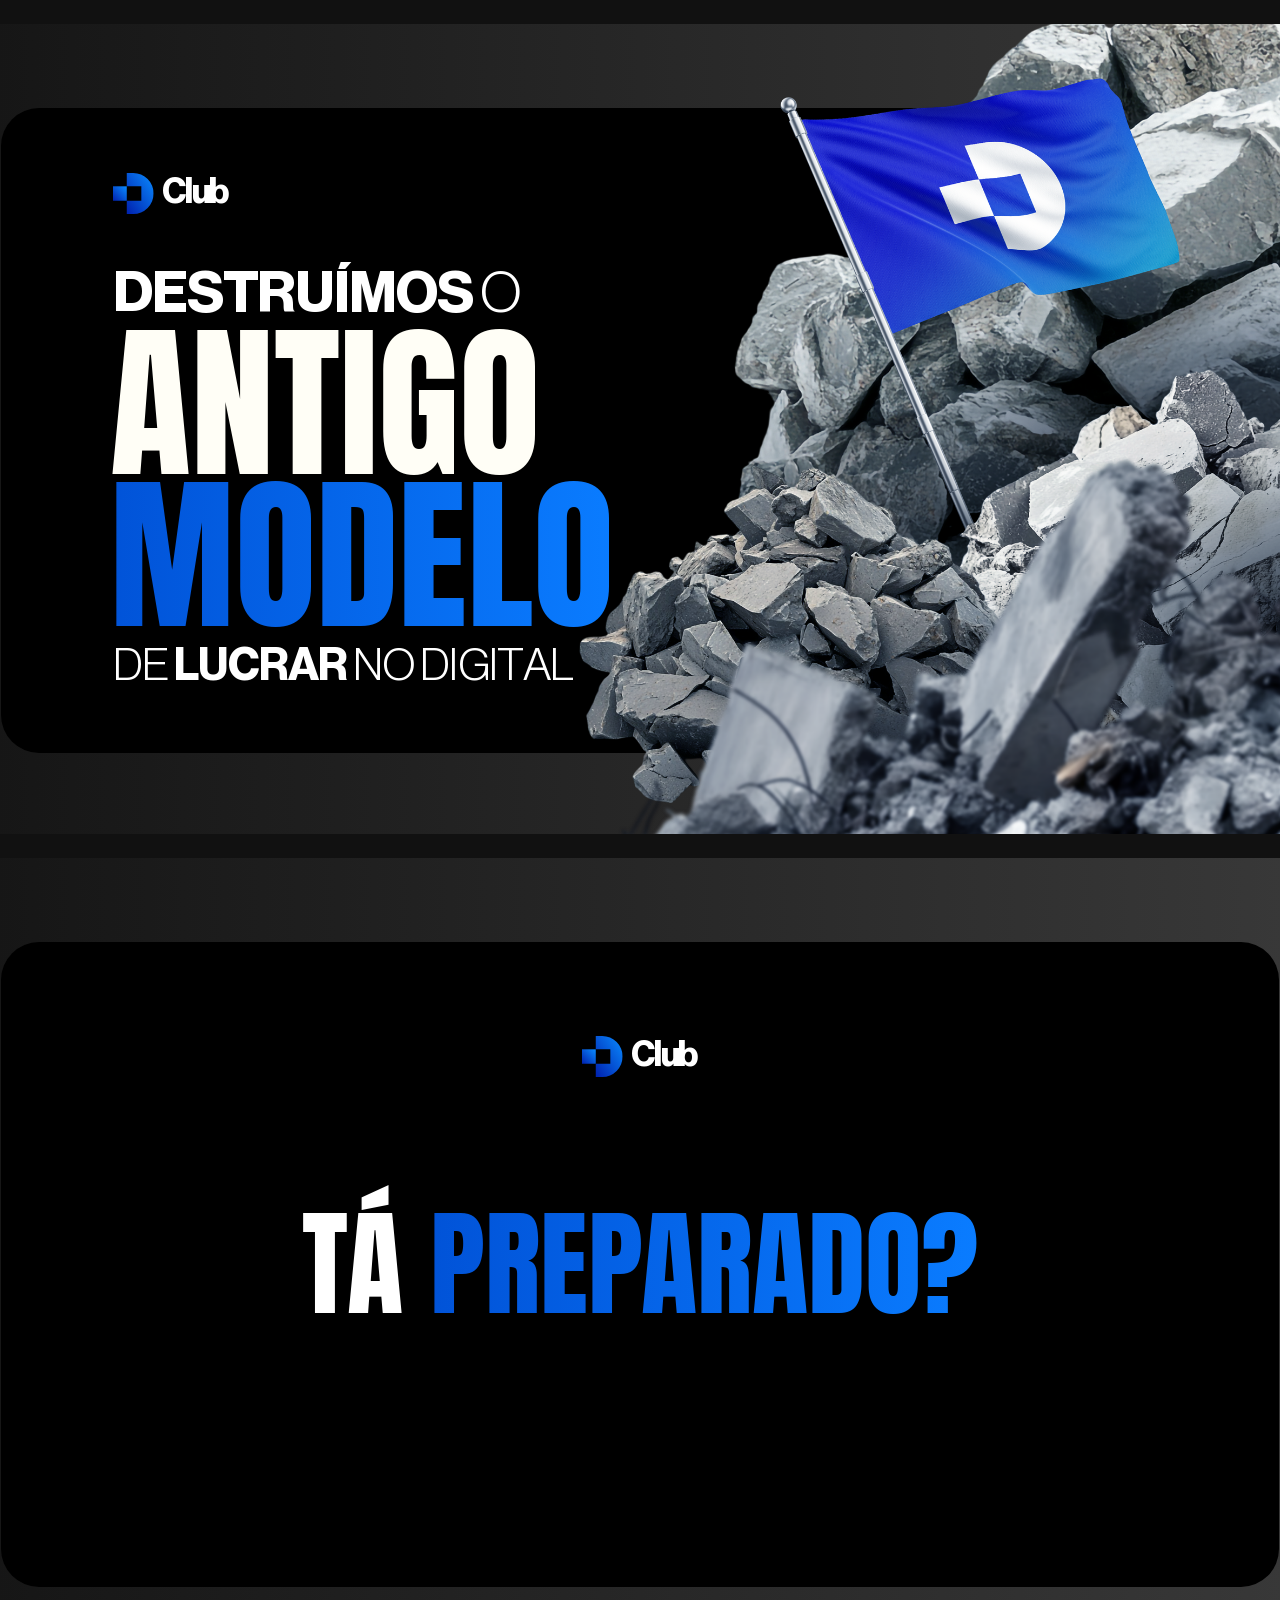
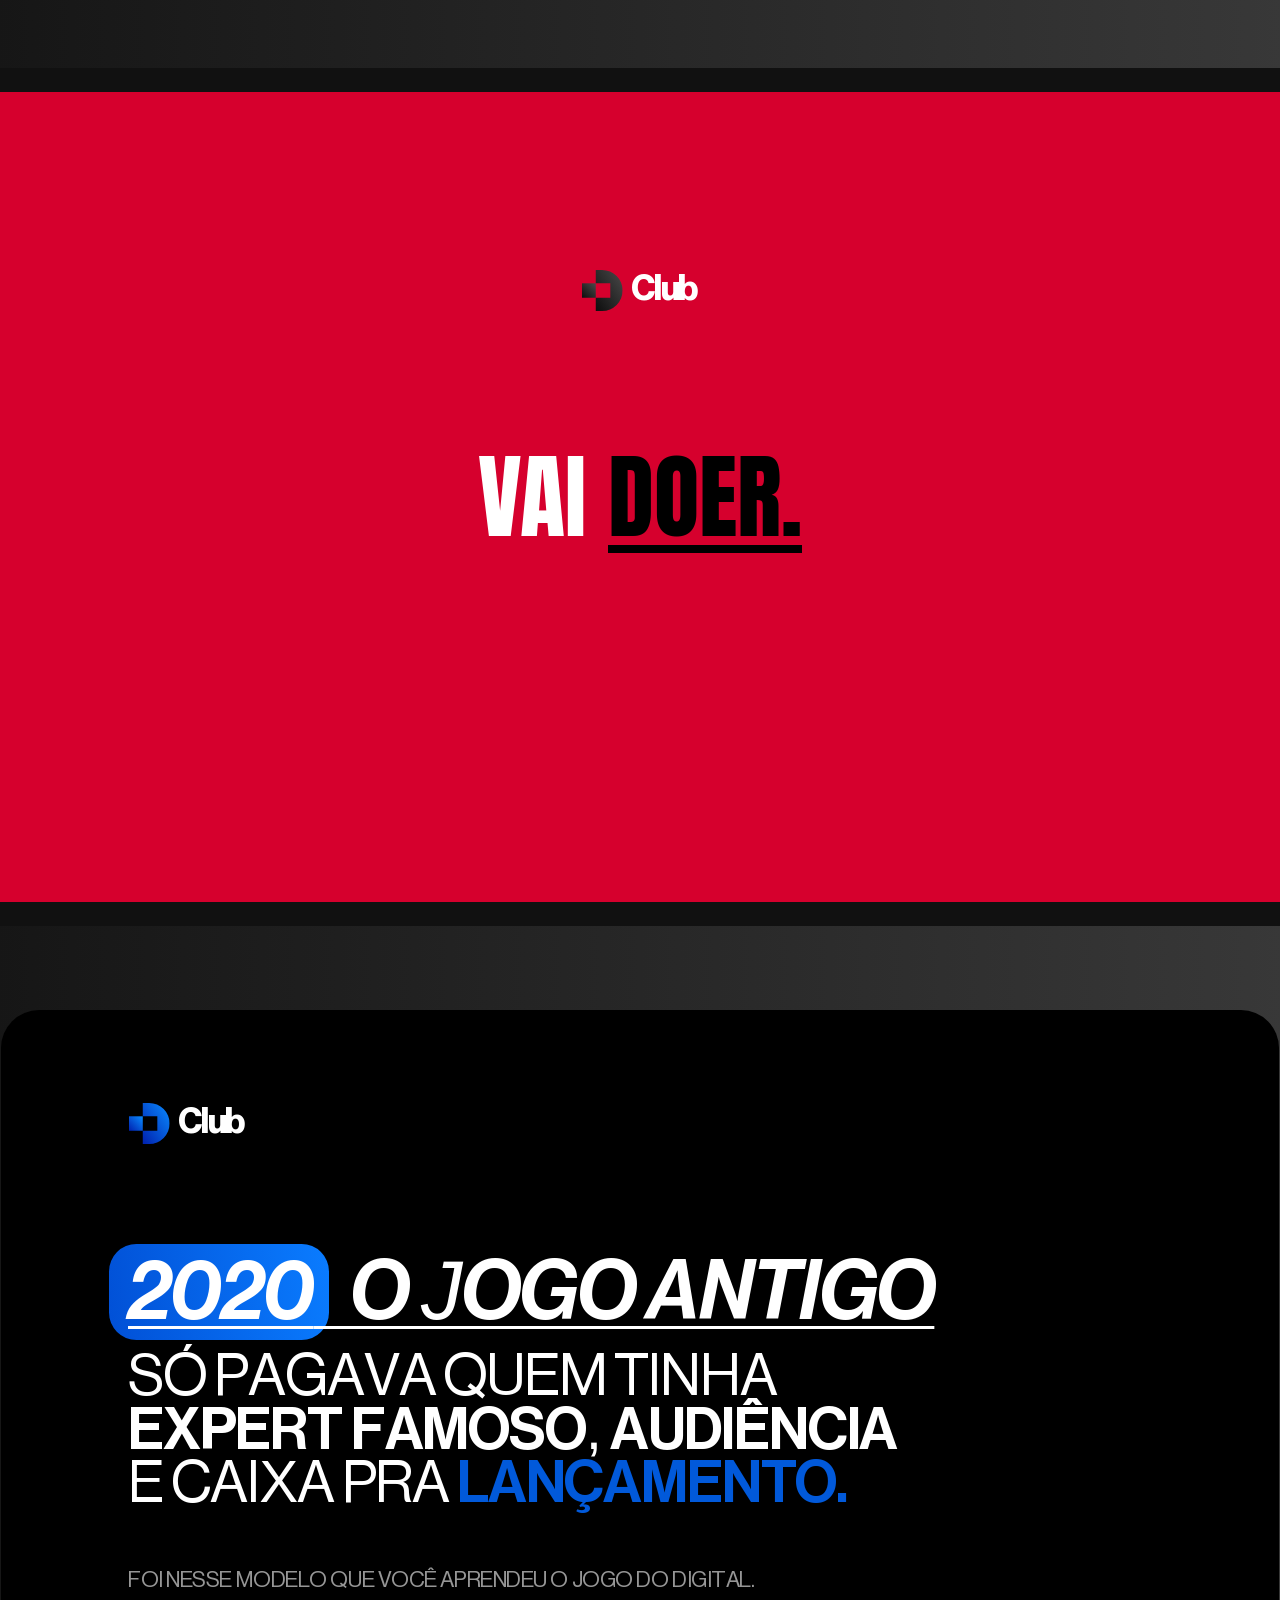
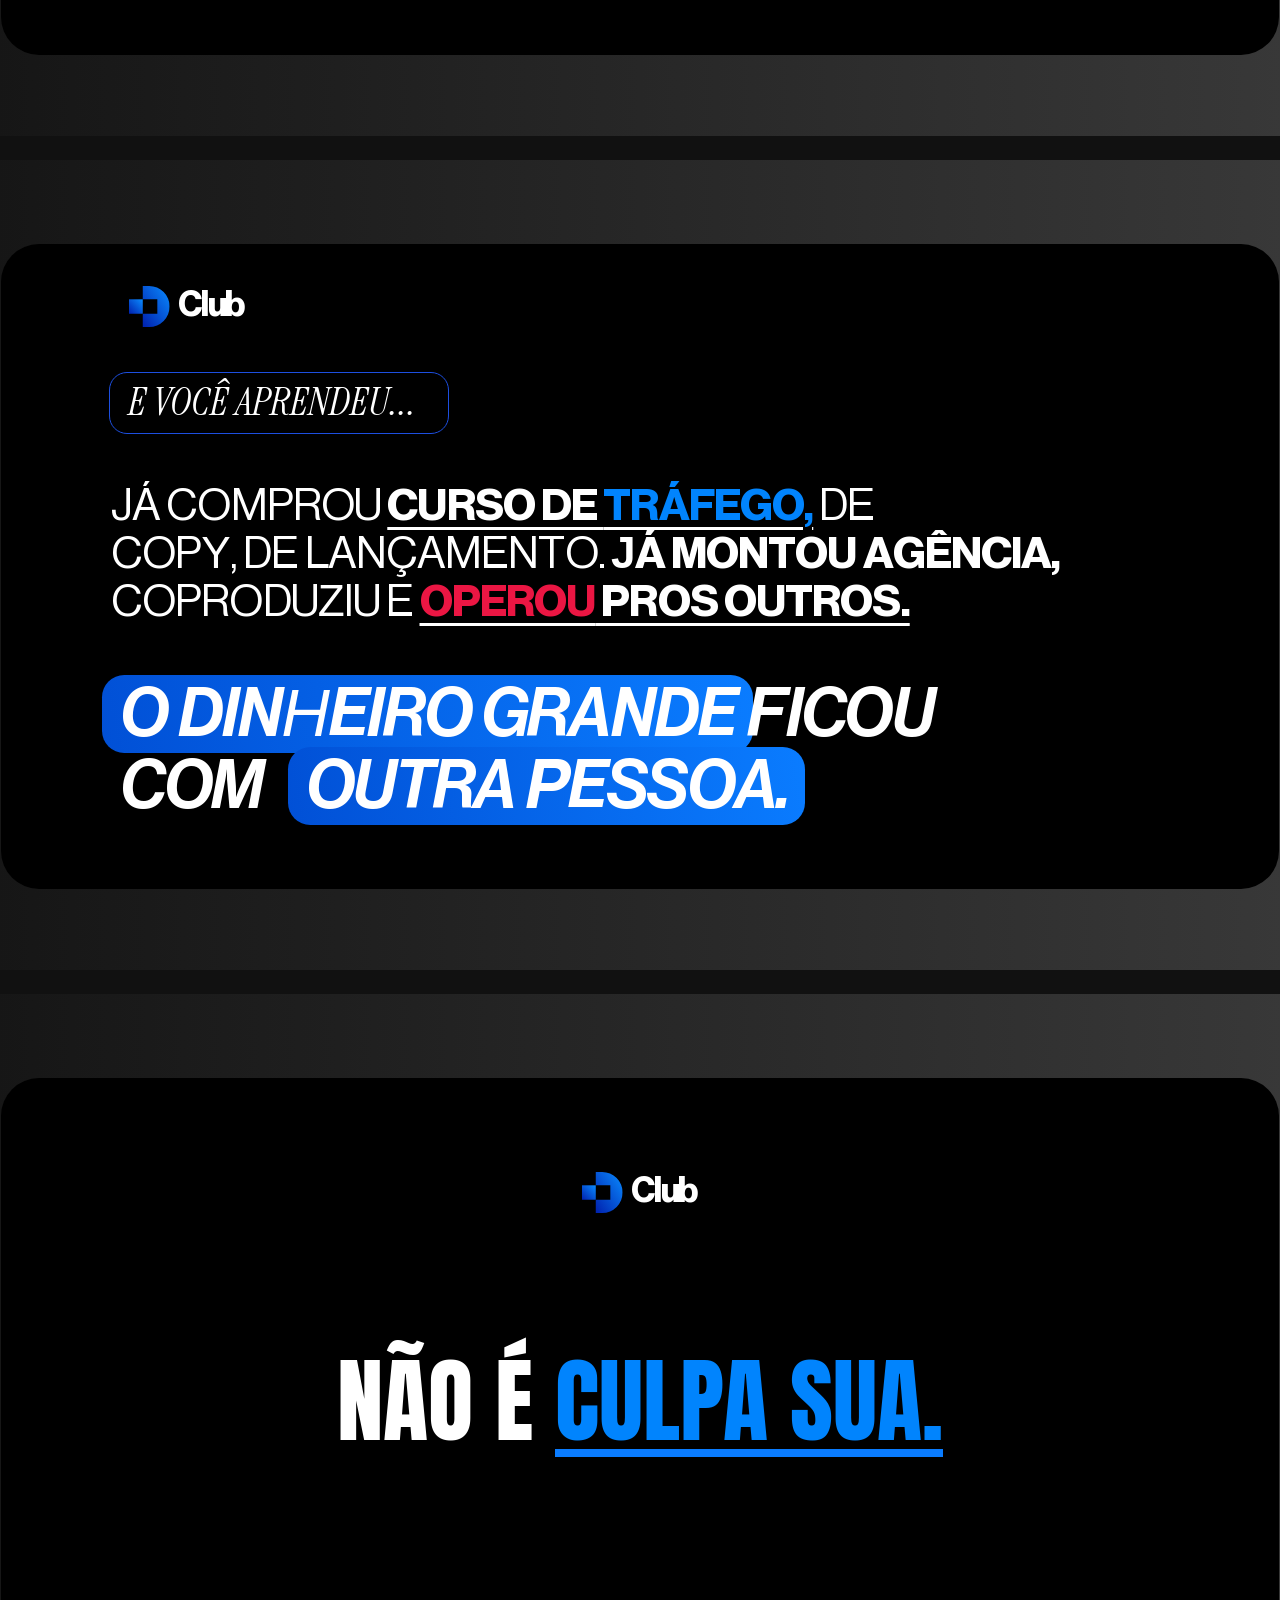
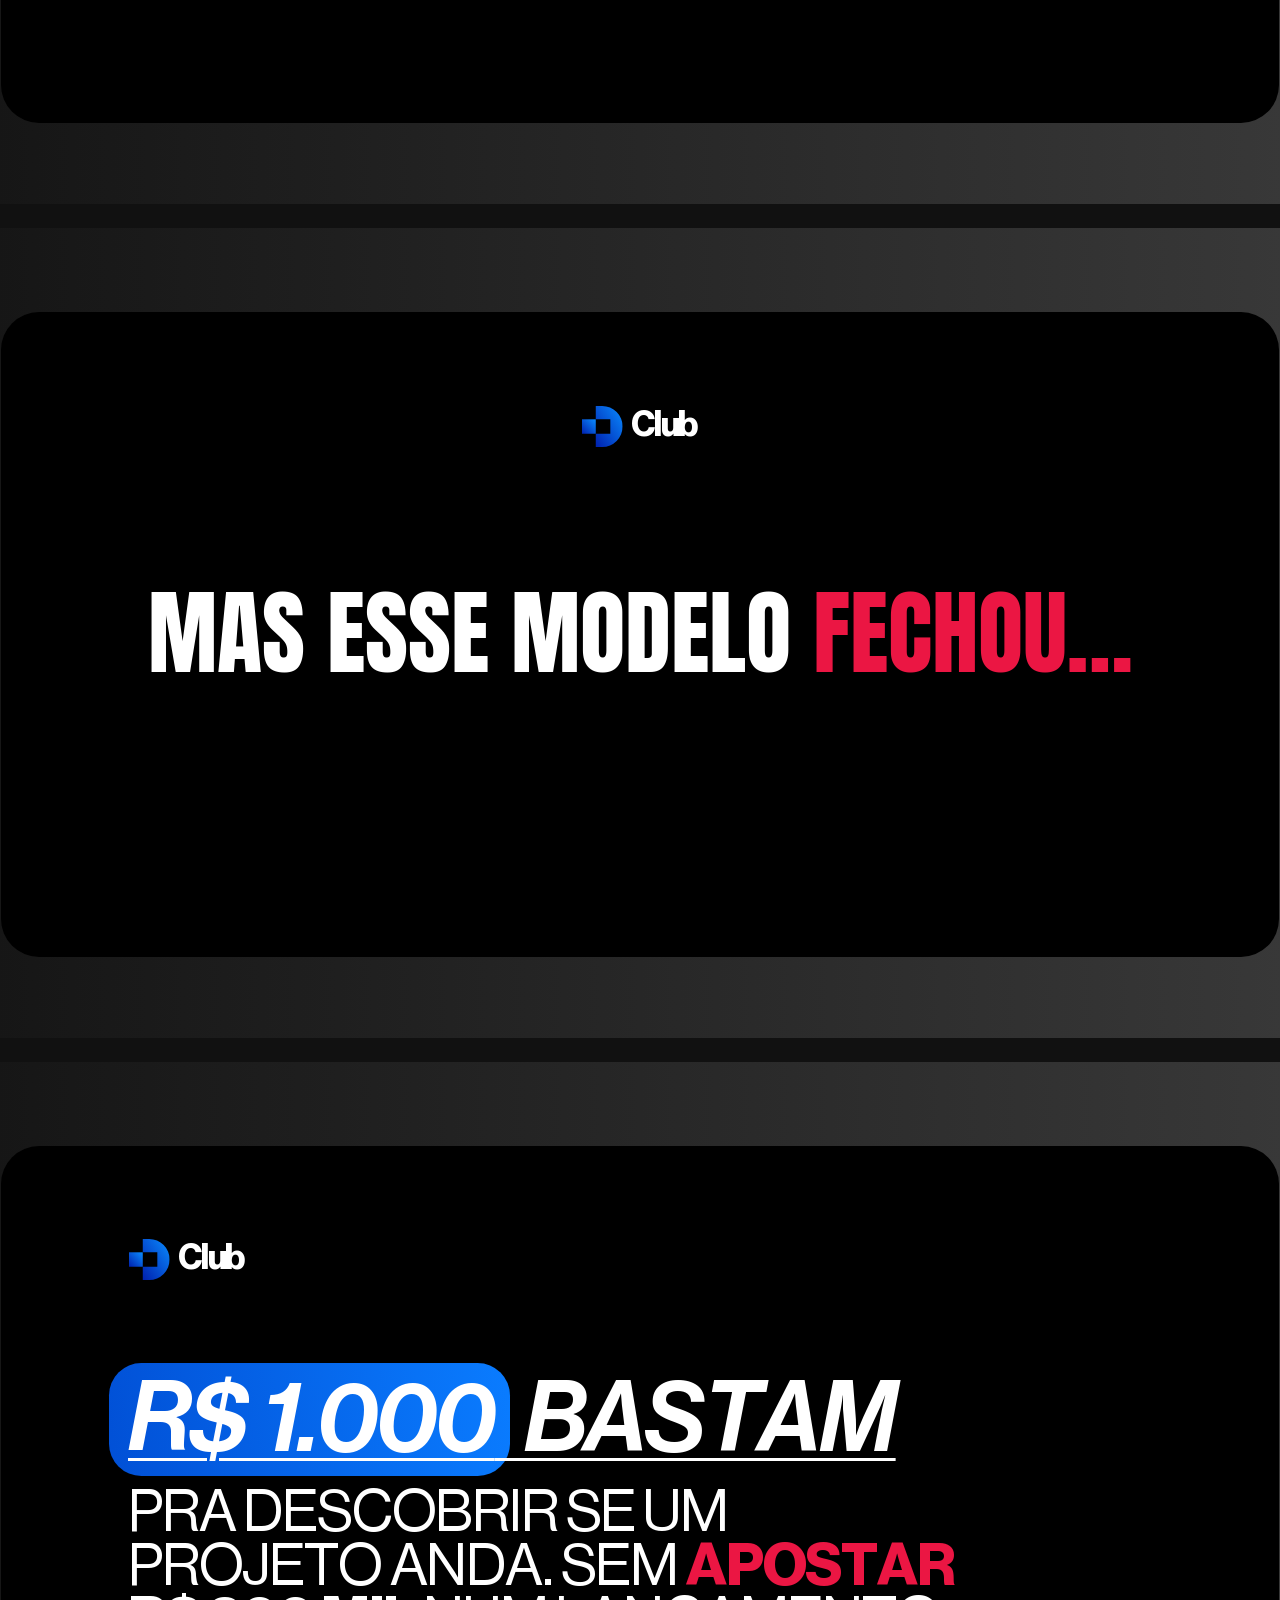
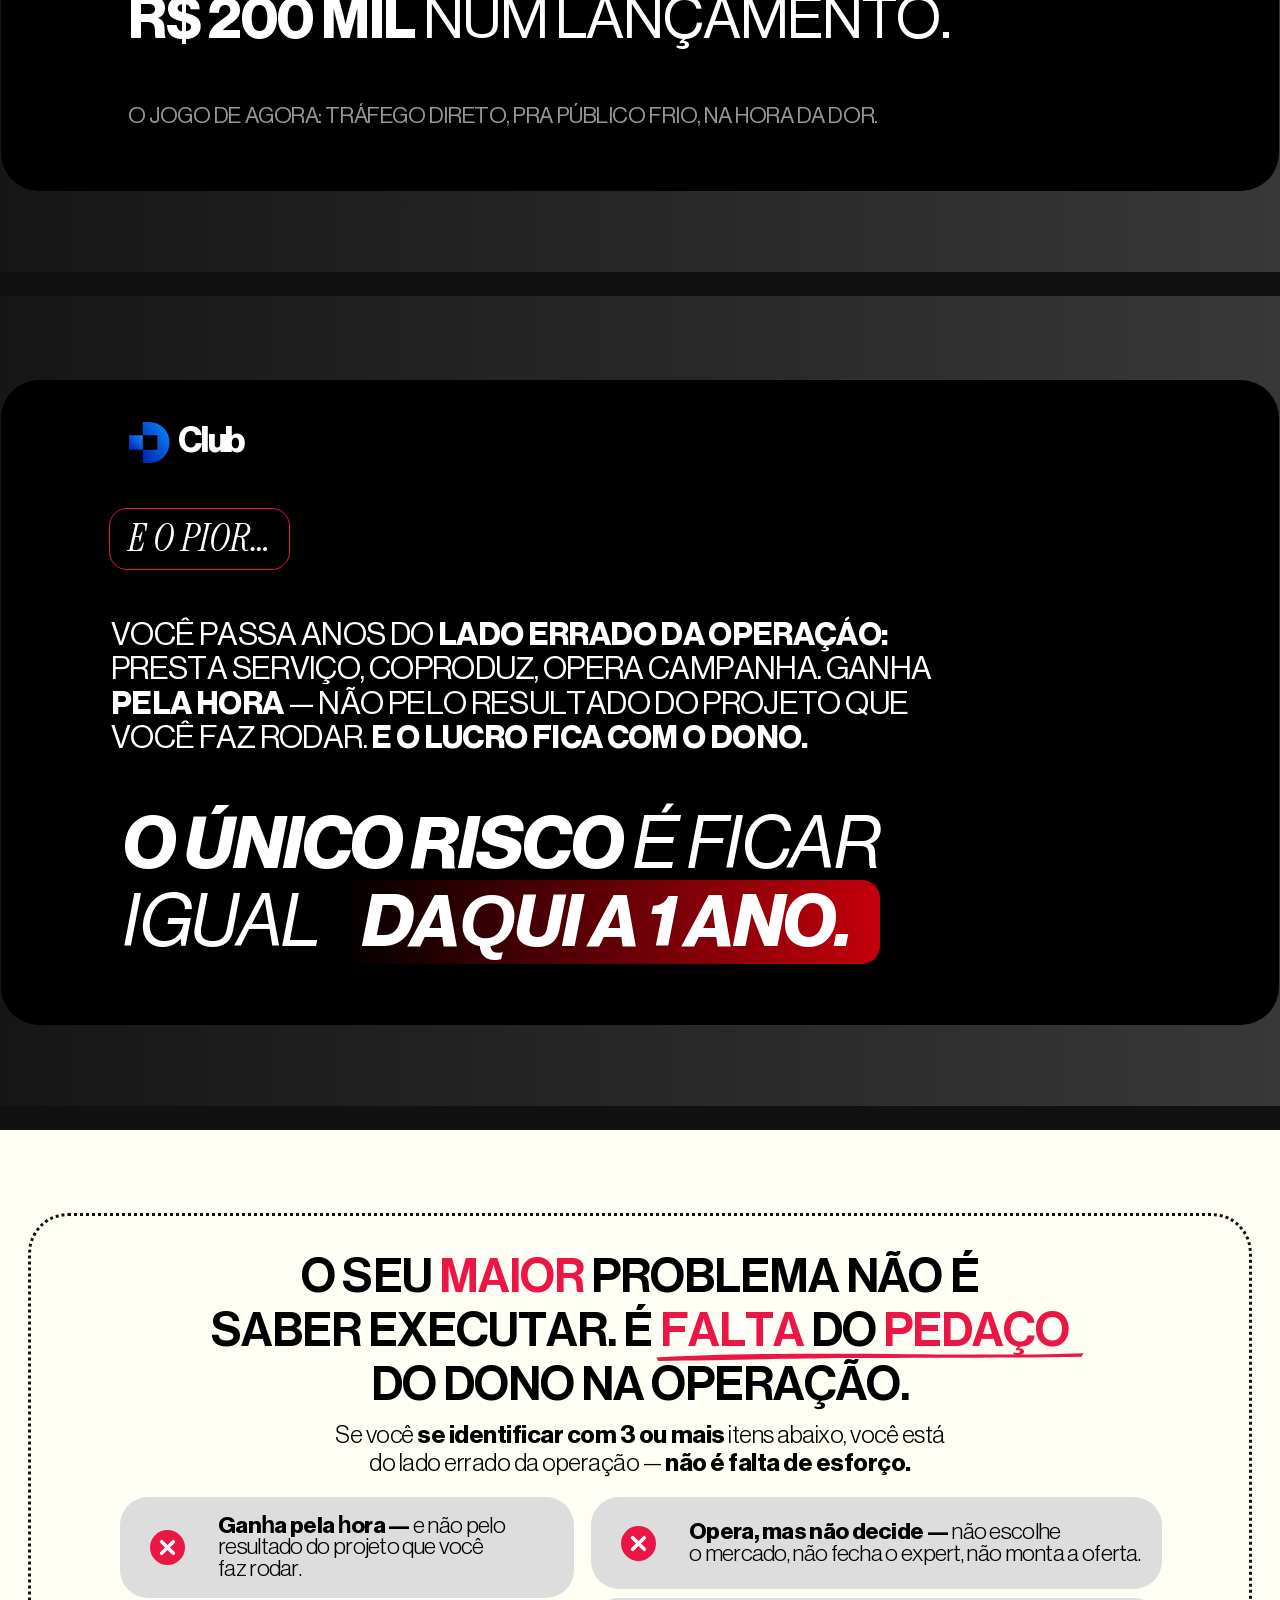
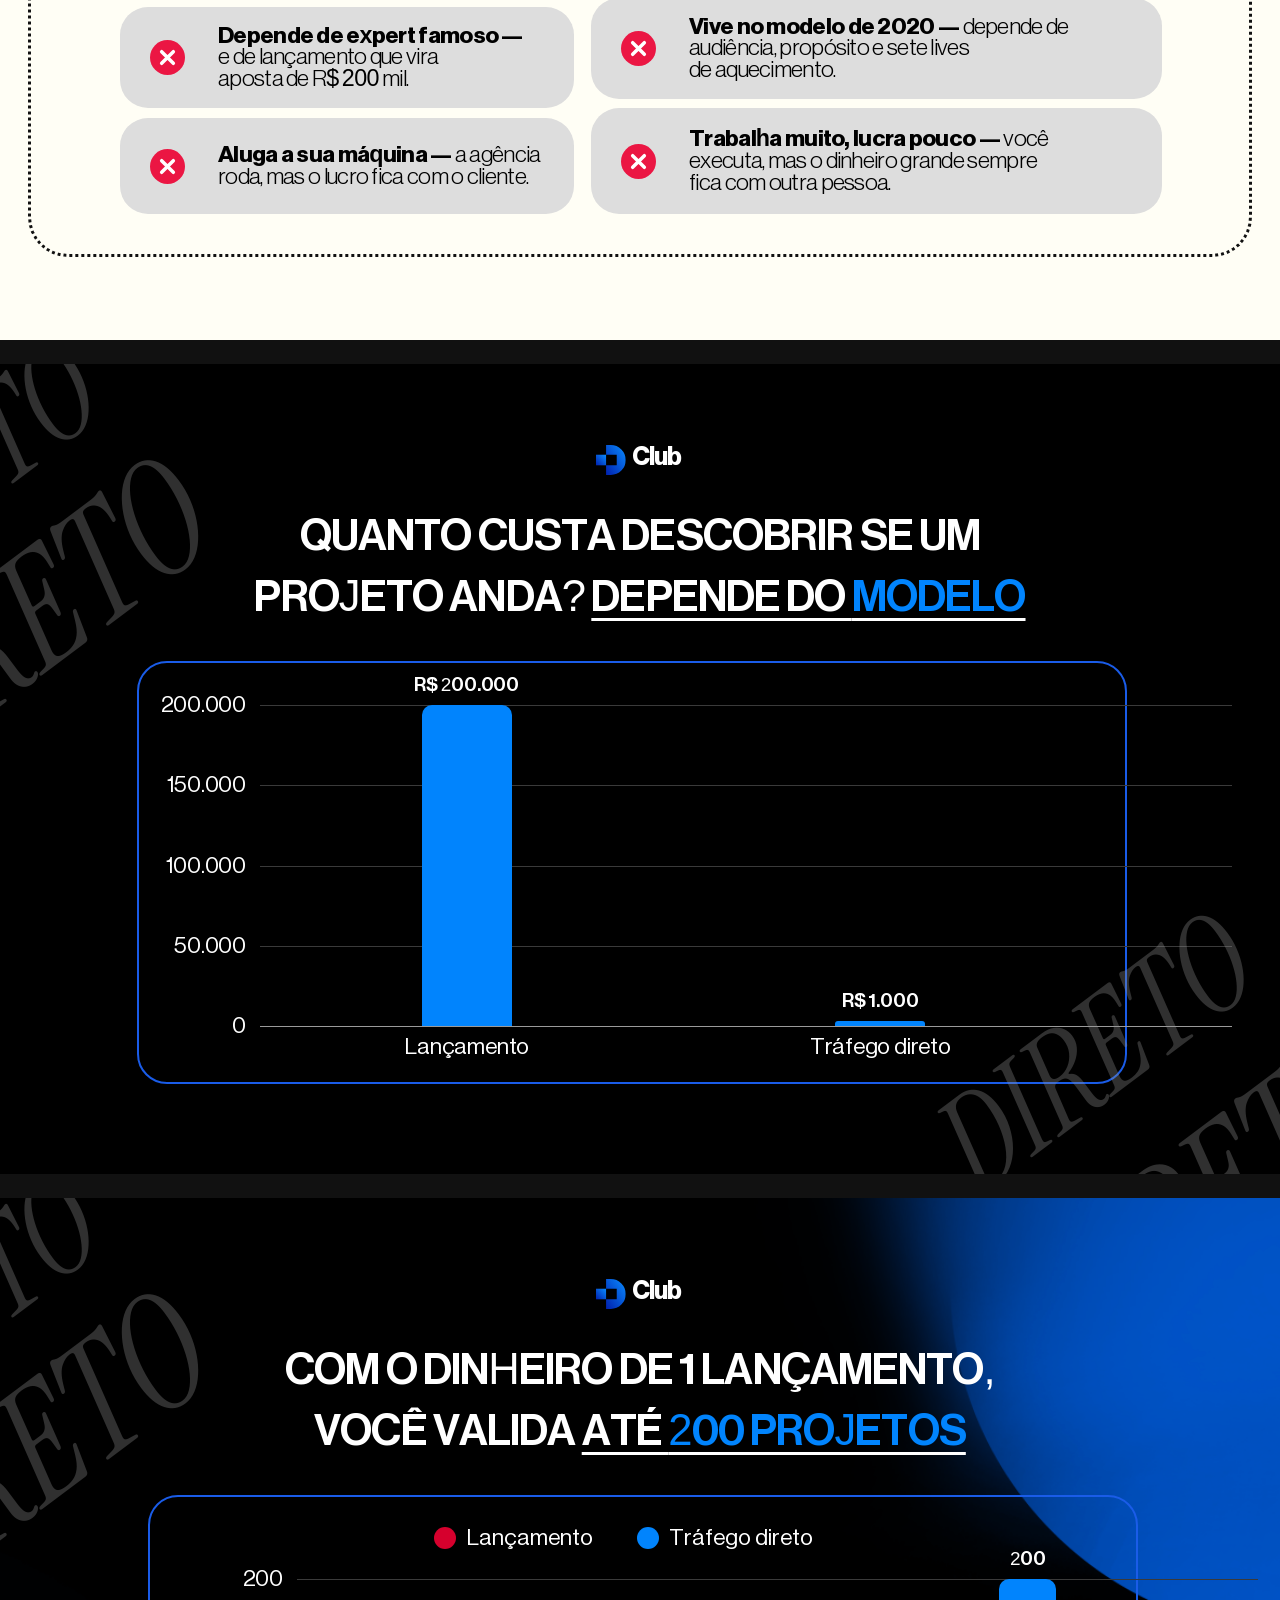
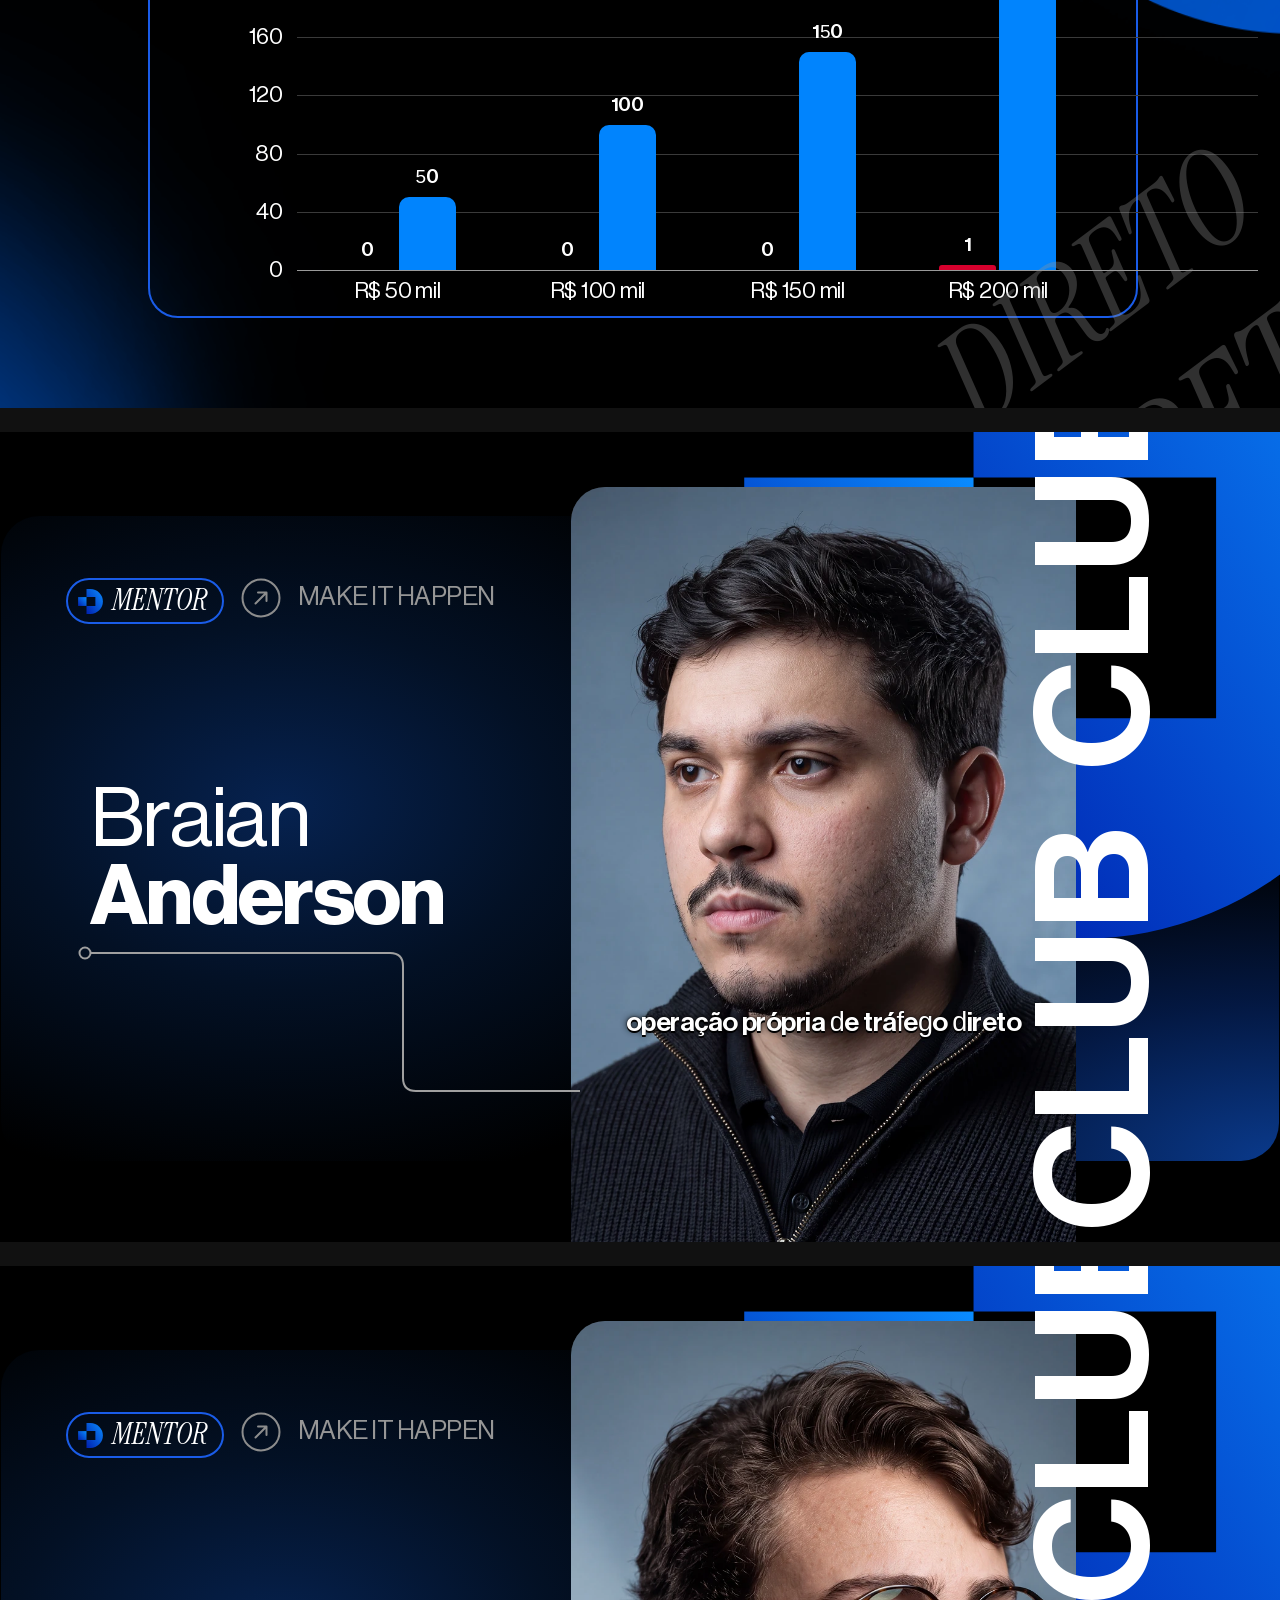
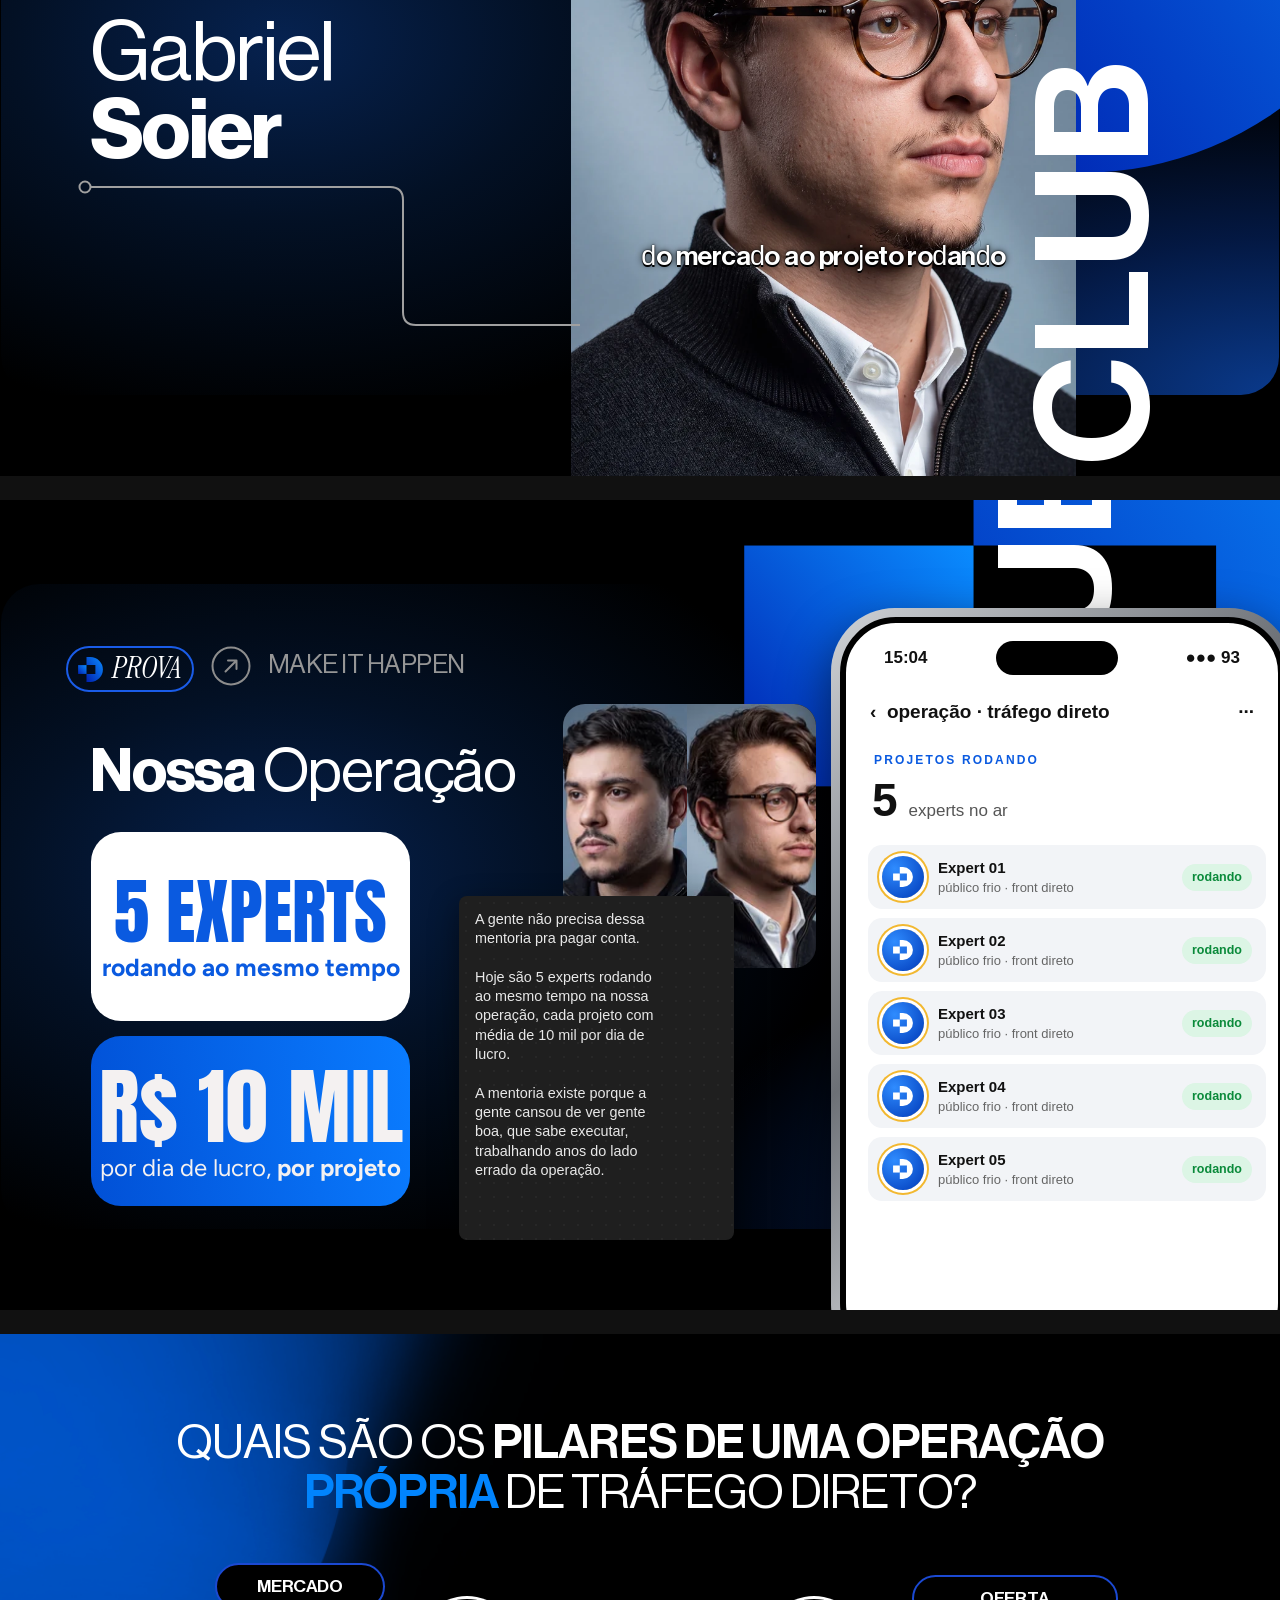
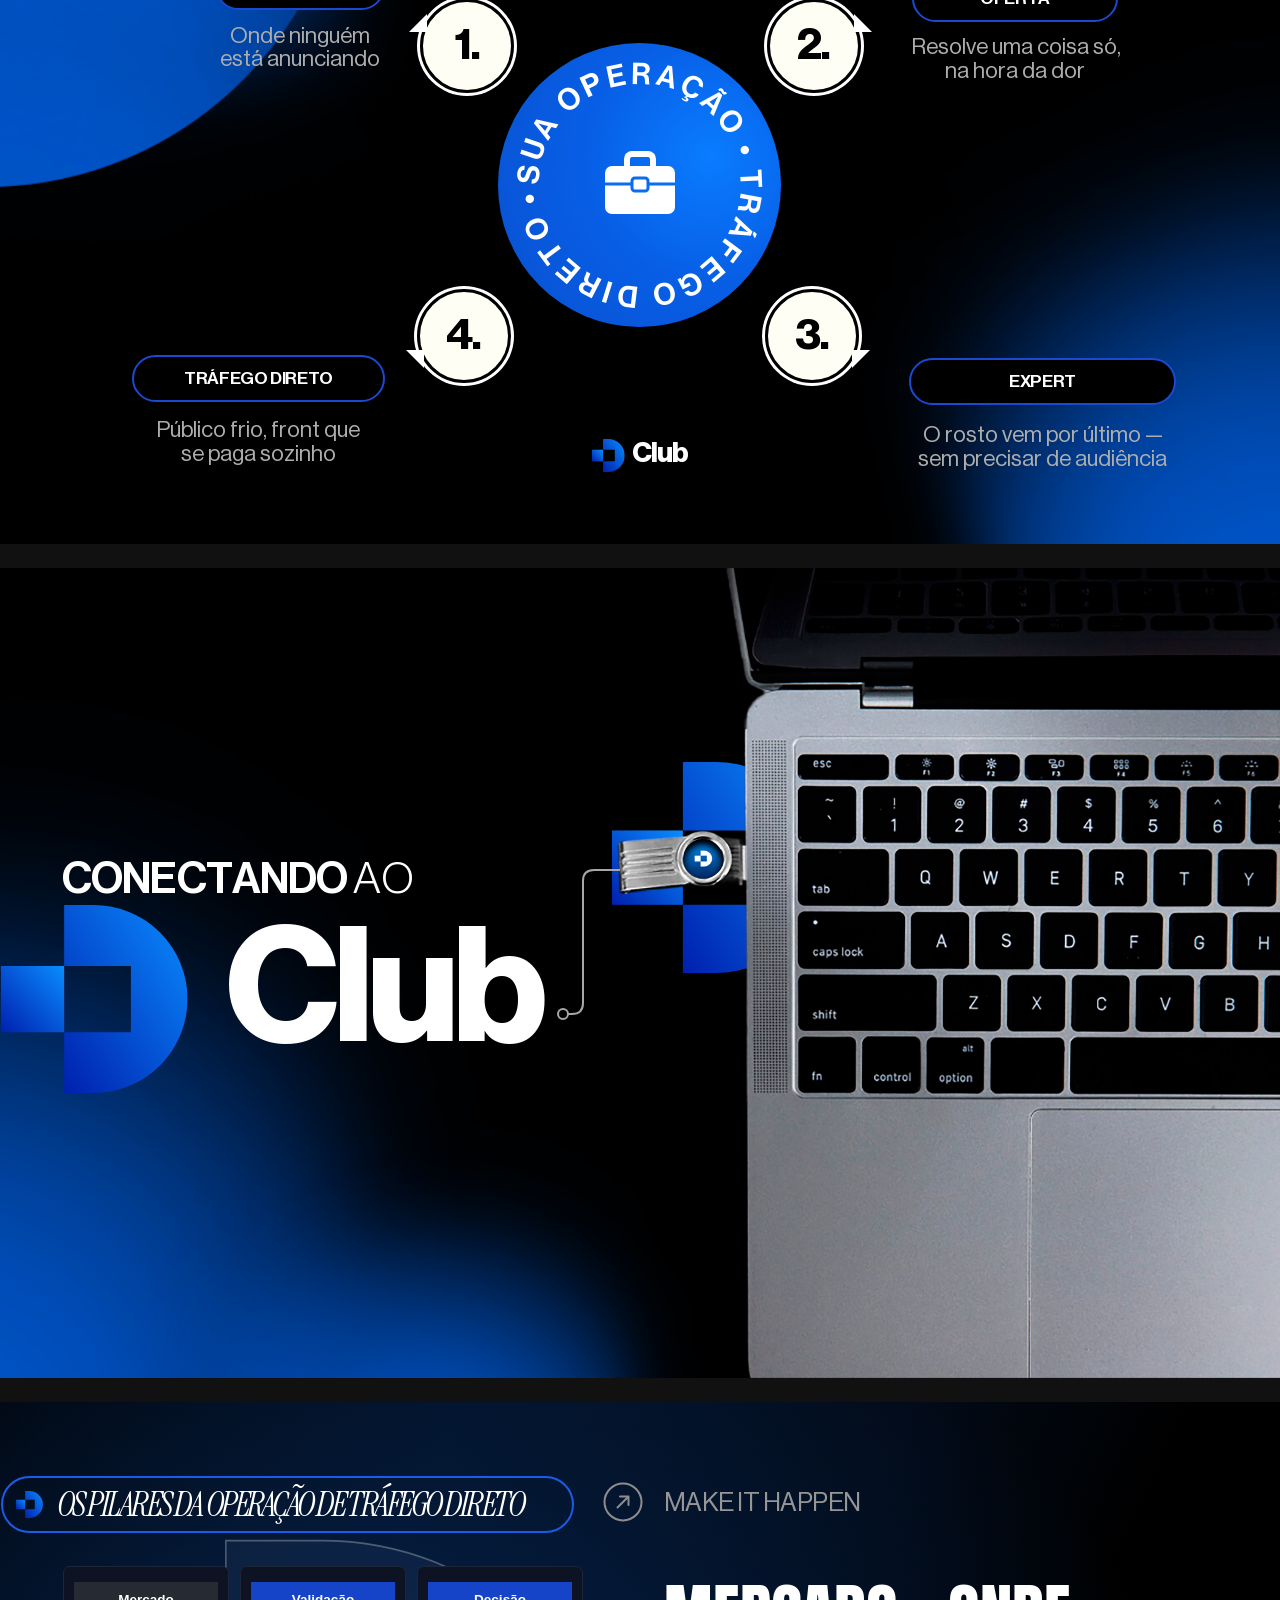
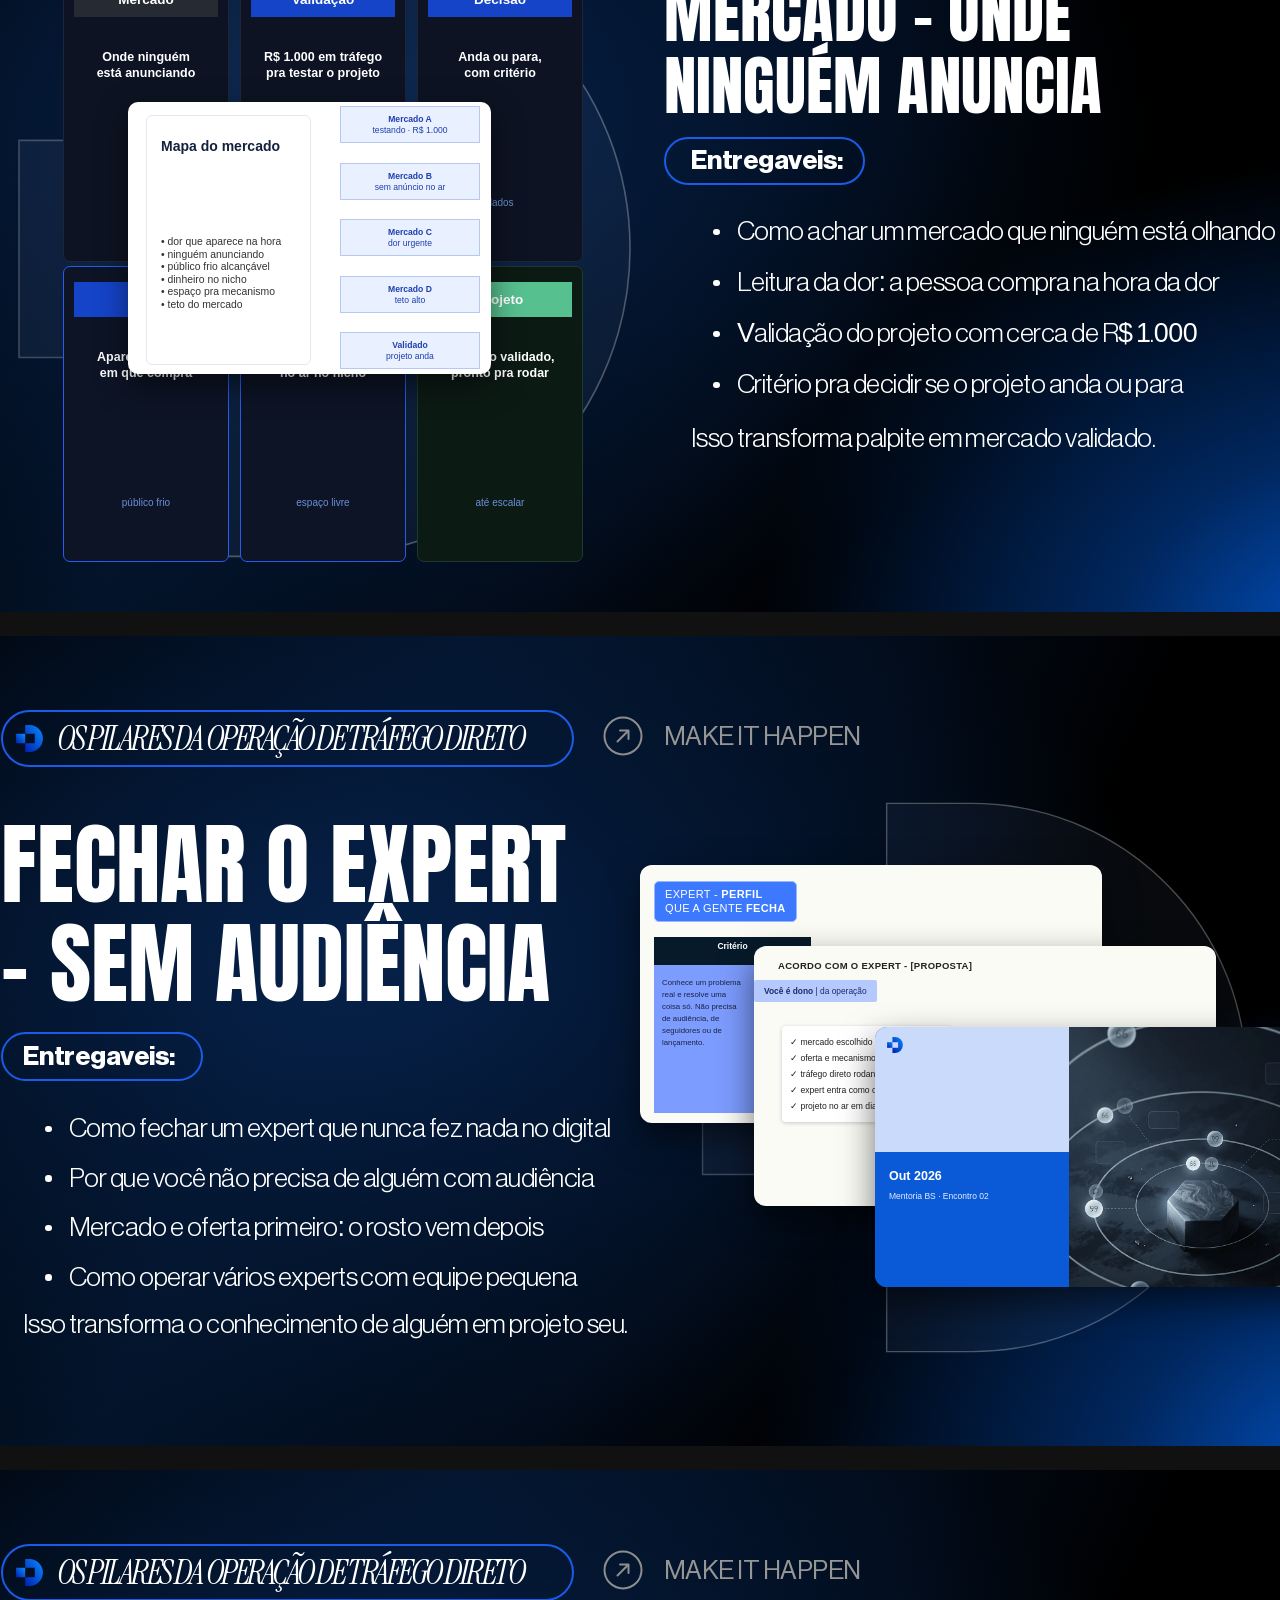
<file: proposta-mentoria-bs/index.html>
<!doctype html>
<html lang="pt-BR">
<head>
<meta charset="utf-8">
<meta name="viewport" content="width=1440">
<title>Proposta Mentoria BS</title>
<link rel="stylesheet" href="styles.css">
</head>
<body>

<!-- ===== SVG defs: Digitalize Club mark ===== -->
<svg width="0" height="0" style="position:absolute">
  <defs>
    <linearGradient id="gB" x1="1" y1="0" x2="0" y2="1"><stop offset="0" stop-color="#0a8cff"/><stop offset="1" stop-color="#0020ae"/></linearGradient>
    <linearGradient id="gK" x1="1" y1="0" x2="0" y2="1"><stop offset="0" stop-color="#4a4a4a"/><stop offset="1" stop-color="#0d0d0d"/></linearGradient>
    <symbol id="mk" viewBox="0 0 774 780"><rect x="0" y="253" width="262" height="275" fill="url(#gB)"/><path fill-rule="evenodd" fill="url(#gB)" d="M262 0H384A390 390 0 0 1 384 780H262Z M262 253H539V528H262Z"/></symbol>
    <symbol id="mk-k" viewBox="0 0 774 780"><rect x="0" y="253" width="262" height="275" fill="url(#gK)"/><path fill-rule="evenodd" fill="url(#gK)" d="M262 0H384A390 390 0 0 1 384 780H262Z M262 253H539V528H262Z"/></symbol>
    <symbol id="mk-w" viewBox="0 0 774 780"><rect x="0" y="253" width="262" height="275" fill="#fff"/><path fill-rule="evenodd" fill="#fff" d="M262 0H384A390 390 0 0 1 384 780H262Z M262 253H539V528H262Z"/></symbol>
    <symbol id="mk-glass" viewBox="-2 -2 778 784"><path fill="rgba(140,170,220,.07)" stroke="rgba(255,255,255,.22)" stroke-width="2" d="M0 253H262V528H0Z"/><path fill="rgba(140,170,220,.06)" stroke="rgba(255,255,255,.28)" stroke-width="2" d="M262 0H384A390 390 0 0 1 384 780H262Z"/></symbol>
    <symbol id="arrow" viewBox="0 0 40 40"><circle cx="20" cy="20" r="18.5" fill="none" stroke="#8d8d8d" stroke-width="2"/><path d="M14.5 25.5L25.5 14.5M17 14.5H25.5V23" fill="none" stroke="#8d8d8d" stroke-width="2" stroke-linecap="round" stroke-linejoin="round"/></symbol>
    <symbol id="xic" viewBox="0 0 36 36"><circle cx="18" cy="18" r="18" fill="#eb1643"/><path d="M12 12L24 24M24 12L12 24" stroke="#fff" stroke-width="3.6" stroke-linecap="round"/></symbol>
  </defs>
</svg>

<!-- =========================================================
     01 — CAPA
========================================================== -->
<section class="s bg-grey" id="s01">
  <div class="card" style="width:1000px"></div>
  <img src="assets/img/cover-flag.png" style="left:130px;top:0;width:1310px;height:810px;object-fit:cover">
  <div class="logo" style="left:193px;top:149px;height:41px"><svg viewBox="0 0 774 780"><use href="#mk"/></svg><span class="w" style="font-size:35px">Club</span></div>
  <div class="t hb tight" data-x="193" data-y="288" style="font-size:57px">DESTRUÍMOS<span class="hl"> O</span></div>
  <div class="t an" data-x="190" data-y="450" style="font-size:167.4px;color:#fffef6">ANTIGO</div>
  <div class="t an gtext" data-x="190" data-y="602" style="font-size:167.4px">MODELO</div>
  <div class="t hl tight" data-x="193" data-y="656" style="font-size:44.8px">DE <b>LUCRAR</b> NO DIGITAL</div>
</section>

<!-- 02 — TÁ PREPARADO? -->
<section class="s bg-grey" id="s02">
  <div class="card"></div>
  <div class="logo" style="left:662px;top:178px"><svg viewBox="0 0 774 780"><use href="#mk"/></svg><span class="w" style="font-size:35px">Club</span></div>
  <div class="t an ctr" data-y="455" style="font-size:116px">TÁ <span class="gtext">PREPARADO?</span></div>
</section>

<!-- 03 — VAI DOER -->
<section class="s" id="s03" style="background:#d6002d">
  <div class="logo" style="left:662px;top:178px"><svg viewBox="0 0 774 780"><use href="#mk-k"/></svg><span class="w" style="font-size:35px">Club</span></div>
  <div class="t an ctr" data-y="444" style="font-size:92.5px">VAI <span class="ul-k" style="color:#000">DOER.</span></div>
</section>

<!-- 04 — 2020 -->
<section class="s bg-grey" id="s04">
  <div class="card"></div>
  <div class="logo" style="left:209px;top:177px"><svg viewBox="0 0 774 780"><use href="#mk"/></svg><span class="w" style="font-size:35px">Club</span></div>
    <div class="t hm it tight u" data-x="208" data-y="393" style="font-size:83.2px"><span class="pb">2020</span>&nbsp;&nbsp;&nbsp;O JOGO ANTIGO</div>
  <div class="t hr tight" data-x="208" data-y="469" style="font-size:58.5px">SÓ PAGAVA QUEM TINHA</div>
  <div class="t hm tight" data-x="208" data-y="523" style="font-size:58.5px">EXPERT FAMOSO, AUDIÊNCIA</div>
  <div class="t hr tight" data-x="208" data-y="576" style="font-size:58.5px">E CAIXA PRA <span class="m blued">LANÇAMENTO.</span></div>
  <div class="t hr grey tight" data-x="208" data-y="661" style="font-size:22.2px">FOI NESSE MODELO QUE VOCÊ APRENDEU O JOGO DO DIGITAL.</div>
</section>

<!-- 05 — E VOCÊ APRENDEU -->
<section class="s bg-grey" id="s05">
  <div class="card"></div>
  <div class="logo" style="left:209px;top:126px"><svg viewBox="0 0 774 780"><use href="#mk"/></svg><span class="w" style="font-size:35px">Club</span></div>
  <div class="tagbox" style="left:189px;top:212px;width:340px;height:62px"></div>
  <div class="t is" data-x="208" data-y="255" style="font-size:39.1px">E VOCÊ APRENDEU...</div>
  <div class="t hr tight" data-x="191" data-y="360" style="font-size:44.2px">JÁ COMPROU <b class="u">CURSO DE <span class="blue">TRÁFEGO,</span></b> DE</div>
  <div class="t hr tight" data-x="191" data-y="408" style="font-size:44.2px">COPY, DE LANÇAMENTO. <b>JÁ MONTOU AGÊNCIA,</b></div>
  <div class="t hr tight" data-x="191" data-y="456" style="font-size:44.2px">COPRODUZIU E <b class="u"><span class="red">OPEROU</span> PROS OUTROS.</b></div>
    <div class="t hm it tight" data-x="201" data-y="576" style="font-size:67.4px"><span class="pb">O DINHEIRO GRANDE</span> FICOU</div>
    <div class="t hm it tight" data-x="201" data-y="648" style="font-size:67.4px">COM&nbsp;&nbsp;&nbsp;&nbsp;<span class="pb">OUTRA PESSOA.</span></div>
</section>

<!-- 06 — NÃO É CULPA SUA -->
<section class="s bg-grey" id="s06">
  <div class="card"></div>
  <div class="logo" style="left:662px;top:178px"><svg viewBox="0 0 774 780"><use href="#mk"/></svg><span class="w" style="font-size:35px">Club</span></div>
  <div class="t an ctr" data-y="446" style="font-size:92.5px">NÃO É <span class="ul-b blue">CULPA SUA.</span></div>
</section>

<!-- 07 — MAS ESSE MODELO FECHOU -->
<section class="s bg-grey" id="s07">
  <div class="card"></div>
  <div class="logo" style="left:662px;top:178px"><svg viewBox="0 0 774 780"><use href="#mk"/></svg><span class="w" style="font-size:35px">Club</span></div>
  <div class="t an ctr" data-y="444" style="font-size:92.5px">MAS ESSE MODELO <span class="red">FECHOU…</span></div>
</section>

<!-- 08 — R$ 1.000 -->
<section class="s bg-grey" id="s08">
  <div class="card"></div>
  <div class="logo" style="left:209px;top:177px"><svg viewBox="0 0 774 780"><use href="#mk"/></svg><span class="w" style="font-size:35px">Club</span></div>
    <div class="t hm it tight u" data-x="208" data-y="389" style="font-size:98.1px"><span class="pb">R$ 1.000</span>&nbsp;&nbsp;BASTAM</div>
  <div class="t hr tight" data-x="208" data-y="469" style="font-size:58.5px">PRA DESCOBRIR SE UM</div>
  <div class="t hr tight" data-x="208" data-y="523" style="font-size:58.5px">PROJETO ANDA. SEM <b class="red">APOSTAR</b></div>
  <div class="t hr tight" data-x="208" data-y="576" style="font-size:58.5px"><b>R$ 200 MIL</b> NUM LANÇAMENTO.</div>
  <div class="t hr grey tight" data-x="208" data-y="661" style="font-size:22.2px">O JOGO DE AGORA: TRÁFEGO DIRETO, PRA PÚBLICO FRIO, NA HORA DA DOR.</div>
</section>

<!-- 09 — E O PIOR -->
<section class="s bg-grey" id="s09">
  <div class="card"></div>
  <div class="logo" style="left:209px;top:126px"><svg viewBox="0 0 774 780"><use href="#mk"/></svg><span class="w" style="font-size:35px">Club</span></div>
  <div class="tagbox" style="left:189px;top:212px;width:181px;height:62px;border-color:var(--red)"></div>
  <div class="t is" data-x="208" data-y="255" style="font-size:39.1px">E O PIOR…</div>
  <div class="t hr tight" data-x="191" data-y="349" style="font-size:31.9px">VOCÊ PASSA ANOS DO <b>LADO ERRADO DA OPERAÇÃO:</b></div>
  <div class="t hr tight" data-x="191" data-y="383" style="font-size:31.9px">PRESTA SERVIÇO, COPRODUZ, OPERA CAMPANHA. GANHA</div>
  <div class="t hr tight" data-x="191" data-y="418" style="font-size:31.9px"><b>PELA HORA</b> — NÃO PELO RESULTADO DO PROJETO QUE</div>
  <div class="t hr tight" data-x="191" data-y="452" style="font-size:31.9px">VOCÊ FAZ RODAR. <b>E O LUCRO FICA COM O DONO.</b></div>
  <div class="t hb it tight" data-x="203" data-y="572" style="font-size:72.8px">O ÚNICO RISCO<span class="hr"> É FICAR</span></div>
    <div class="t hr it tight" data-x="203" data-y="650" style="font-size:72.8px">IGUAL&nbsp;&nbsp;&nbsp;&nbsp;<b class="pr">DAQUI A 1 ANO.</b></div>
</section>

<!-- 10 — CHECKLIST (claro) -->
<section class="s" id="s10" style="background:var(--cream);color:#000">
  <div style="left:108px;top:83px;width:1224px;height:644px;border:3px dotted #111;border-radius:40px"></div>
  <div class="t hm tight ctr" data-y="162" style="font-size:47.8px">O SEU <span class="red">MAIOR</span> PROBLEMA NÃO É</div>
  <div class="t hm tight ctr" data-y="216" style="font-size:47.8px">SABER EXECUTAR. É <span class="red">FALTA</span> DO <span class="red">PEDAÇO</span></div>
  <div class="t hm tight ctr" data-y="270" style="font-size:47.8px">DO DONO NA OPERAÇÃO.</div>
  <svg id="brush" style="left:0;top:0" width="10" height="20" viewBox="0 0 400 20" preserveAspectRatio="none"><path d="M2 12 C 60 7, 140 6, 220 7 S 340 9, 398 6 L 396 11 C 330 13, 250 12, 180 13 S 60 16, 4 17 Z" fill="#eb1643"/></svg>
  <div class="t hl tight ctr" data-y="313" style="font-size:24.7px">Se você <b>se identificar com 3 ou mais</b> itens abaixo, você está</div>
  <div class="t hl tight ctr" data-y="341" style="font-size:24.7px">do lado errado da operação — <b>não é falta de esforço.</b></div>

  <div class="ck" style="left:200px;top:367px;width:454px;height:101px"><svg><use href="#xic"/></svg><p><b>Ganha pela hora —</b> e não pelo<br>resultado do projeto que você<br>faz rodar.</p></div>
  <div class="ck" style="left:200px;top:477px;width:454px;height:101px"><svg><use href="#xic"/></svg><p><b>Depende de expert famoso —</b><br>e de lançamento que vira<br>aposta de R$ 200 mil.</p></div>
  <div class="ck" style="left:200px;top:588px;width:454px;height:96px"><svg><use href="#xic"/></svg><p><b>Aluga a sua máquina —</b> a agência<br>roda, mas o lucro fica com o cliente.</p></div>
  <div class="ck" style="left:671px;top:367px;width:571px;height:92px"><svg><use href="#xic"/></svg><p><b>Opera, mas não decide —</b> não escolhe<br>o mercado, não fecha o expert, não monta a oferta.</p></div>
  <div class="ck" style="left:671px;top:468px;width:571px;height:101px"><svg><use href="#xic"/></svg><p><b>Vive no modelo de 2020 —</b> depende de<br>audiência, propósito e sete lives<br>de aquecimento.</p></div>
  <div class="ck" style="left:671px;top:578px;width:571px;height:106px"><svg><use href="#xic"/></svg><p><b>Trabalha muito, lucra pouco —</b> você<br>executa, mas o dinheiro grande sempre<br>fica com outra pessoa.</p></div>
</section>

<!-- 11 — GRÁFICO 1 -->
<section class="s" id="s11">
  <div class="wm" data-word="DIRETO"></div>
  <div class="logo" style="left:676px;top:81px;height:30px"><svg viewBox="0 0 774 780"><use href="#mk"/></svg><span class="w" style="font-size:25.5px">Club</span></div>
  <div class="t hm tight ctr" data-y="186" style="font-size:43.6px">QUANTO CUSTA DESCOBRIR SE UM</div>
  <div class="t hm tight ctr" data-y="247" style="font-size:43.6px">PROJETO ANDA? <span class="u">DEPENDE DO <span class="blue">MODELO</span></span></div>
  <div class="chart" style="left:217px;top:297px;width:990px;height:423px"
       data-max="200000" data-step="50000" data-cats="Lançamento|Tráfego direto"
       data-series='[{"c":"#0184fd","v":[200000,1000],"lab":["R$ 200.000","R$ 1.000"]}]' data-legend=""></div>
</section>

<!-- 12 — GRÁFICO 2 -->
<section class="s" id="s12">
  <img src="assets/img/blob.png" style="left:799px;top:-666px;width:1168px;height:1165px">
  <img src="assets/img/blob.png" style="left:-754px;top:320px;width:1175px;height:1178px">
  <div class="wm" data-word="DIRETO"></div>
  <div class="logo" style="left:676px;top:81px;height:30px"><svg viewBox="0 0 774 780"><use href="#mk"/></svg><span class="w" style="font-size:25.5px">Club</span></div>
  <div class="t hm tight ctr" data-y="186" style="font-size:43.6px">COM O DINHEIRO DE 1 LANÇAMENTO,</div>
  <div class="t hm tight ctr" data-y="247" style="font-size:43.6px">VOCÊ VALIDA <span class="u">ATÉ <span class="blue">200 PROJETOS</span></span></div>
  <div class="chart" style="left:228px;top:297px;width:990px;height:423px"
       data-max="200" data-step="40" data-cats="R$ 50 mil|R$ 100 mil|R$ 150 mil|R$ 200 mil"
       data-series='[{"c":"#d6002d","v":[0,0,0,1],"name":"Lançamento","lab":["0","0","0","1"]},{"c":"#0184fd","v":[50,100,150,200],"name":"Tráfego direto","lab":["50","100","150","200"]}]'
       data-legend="1" data-ylab="projetos validados" data-xlab="investido em tráfego"></div>
</section>

<!-- 13 — MENTOR: BRAIAN -->
<section class="s" id="s13">
  <div class="card navycard"></div>
  <svg style="left:824px;top:-176px;width:678px;height:683px" viewBox="0 0 774 780"><use href="#mk"/></svg>
  <div class="photo" style="left:651px;top:55px;width:505px;height:900px"><img src="assets/img/braian.webp" style="left:-120px;top:0;width:725px;height:900px;object-fit:cover;object-position:50% 20%"></div>
  <div class="caption" style="left:651px;top:575px;width:505px">operação própria de tráfego direto</div>
  <div class="t hm vert" data-vx="1228" data-vy="799" style="font-size:157.7px">CLUB</div>
  <div class="t hm vert" data-vx="1228" data-vy="338" style="font-size:157.7px">CLUB</div>
  <div class="tag" style="left:146px;top:146px;width:158px;height:46px"></div>
  <svg style="left:158px;top:157px;width:25px;height:25px" viewBox="0 0 774 780"><use href="#mk"/></svg>
  <div class="t is" data-x="192" data-y="178" style="font-size:30.1px">MENTOR</div>
  <svg style="left:321px;top:146px;width:40px;height:40px"><use href="#arrow"/></svg>
  <div class="t hr grey tight" data-x="378" data-y="173" style="font-size:25.7px">MAKE IT HAPPEN</div>
  <div class="t hr tight" data-x="170" data-y="414" style="font-size:83.2px">Braian</div>
  <div class="t hb tight" data-x="170" data-y="492" style="font-size:83.2px">Anderson</div>
  <svg style="left:150px;top:500px;width:510px;height:170px" viewBox="150 500 510 170"><circle cx="165" cy="521" r="5.5" fill="none" stroke="#a0a0a0" stroke-width="2"/><path d="M170.5 521H470Q483 521 483 534V646Q483 659 496 659H660" fill="none" stroke="#a0a0a0" stroke-width="2"/></svg>
</section>

<!-- 14 — MENTOR: GABRIEL -->
<section class="s" id="s14">
  <div class="card navycard"></div>
  <svg style="left:824px;top:-176px;width:678px;height:683px" viewBox="0 0 774 780"><use href="#mk"/></svg>
  <div class="photo" style="left:651px;top:55px;width:505px;height:900px"><img src="assets/img/gabriel.webp" style="left:-110px;top:0;width:725px;height:900px;object-fit:cover;object-position:50% 25%"></div>
  <div class="caption" style="left:651px;top:575px;width:505px">do mercado ao projeto rodando</div>
  <div class="t hm vert" data-vx="1228" data-vy="799" style="font-size:157.7px">CLUB</div>
  <div class="t hm vert" data-vx="1228" data-vy="338" style="font-size:157.7px">CLUB</div>
  <div class="tag" style="left:146px;top:146px;width:158px;height:46px"></div>
  <svg style="left:158px;top:157px;width:25px;height:25px" viewBox="0 0 774 780"><use href="#mk"/></svg>
  <div class="t is" data-x="192" data-y="178" style="font-size:30.1px">MENTOR</div>
  <svg style="left:321px;top:146px;width:40px;height:40px"><use href="#arrow"/></svg>
  <div class="t hr grey tight" data-x="378" data-y="173" style="font-size:25.7px">MAKE IT HAPPEN</div>
  <div class="t hr tight" data-x="170" data-y="414" style="font-size:83.2px">Gabriel</div>
  <div class="t hb tight" data-x="170" data-y="492" style="font-size:83.2px">Soier</div>
  <svg style="left:150px;top:500px;width:510px;height:170px" viewBox="150 500 510 170"><circle cx="165" cy="521" r="5.5" fill="none" stroke="#a0a0a0" stroke-width="2"/><path d="M170.5 521H470Q483 521 483 534V646Q483 659 496 659H660" fill="none" stroke="#a0a0a0" stroke-width="2"/></svg>
</section>

<!-- 15 — NOSSA OPERAÇÃO -->
<section class="s" id="s15">
  <div class="card navycard"></div>
  <svg style="left:824px;top:-176px;width:678px;height:683px" viewBox="0 0 774 780"><use href="#mk"/></svg>
  <div class="t hm vert" data-vx="1191" data-vy="799" style="font-size:157.7px">CLUB</div>
  <div class="t hm vert" data-vx="1191" data-vy="338" style="font-size:157.7px">CLUB</div>
  <div class="tag" style="left:146px;top:146px;width:128px;height:46px"></div>
  <svg style="left:158px;top:157px;width:25px;height:25px" viewBox="0 0 774 780"><use href="#mk"/></svg>
  <div class="t is" data-x="192" data-y="178" style="font-size:30.1px">PROVA</div>
  <svg style="left:291px;top:146px;width:40px;height:40px"><use href="#arrow"/></svg>
  <div class="t hr grey tight" data-x="348" data-y="173" style="font-size:25.7px">MAKE IT HAPPEN</div>
  <div class="t hb tight" data-x="170" data-y="291" style="font-size:61px">Nossa <span class="hr">Operação</span></div>
  <div style="left:171px;top:332px;width:319px;height:189px;background:#fff;border-radius:30px"></div>
  <div class="t an ctr-in" data-l="171" data-w="319" data-y="442" style="font-size:71.2px;color:#0a5ae0">5 EXPERTS</div>
  <div class="t fg ctr-in" data-l="171" data-w="319" data-y="476" style="font-size:24.7px;font-weight:700;color:#0a5ae0">rodando ao mesmo tempo</div>
  <div class="pill-b" style="left:171px;top:536px;width:319px;height:170px;border-radius:30px"></div>
  <div class="t an ctr-in" data-l="171" data-w="319" data-y="642" style="font-size:84px;color:#f4f1f1">R$ 10 MIL</div>
  <div class="t fg ctr-in" data-l="171" data-w="319" data-y="676" style="font-size:24px;color:#f4f1f1">por dia de lucro, <b>por projeto</b></div>

  <div class="photo2" style="left:643px;top:204px;width:253px;height:264px"><img src="assets/img/braian-sq.webp" style="left:-8px;top:0;width:132px;height:264px;object-fit:cover"><img src="assets/img/gabriel-sq.webp" style="left:124px;top:0;width:132px;height:264px;object-fit:cover"></div>
  <div class="chat" style="left:539px;top:396px;width:275px;height:344px">
    <p>A gente não precisa dessa<br>mentoria pra pagar conta.<br><br>Hoje são 5 experts rodando<br>ao mesmo tempo na nossa<br>operação, cada projeto com<br>média de 10 mil por dia de<br>lucro.<br><br>A mentoria existe porque a<br>gente cansou de ver gente<br>boa, que sabe executar,<br>trabalhando anos do lado<br>errado da operação.</p>
  </div>
  <div class="phone" style="left:911px;top:108px;width:462px;height:760px">
    <div class="scr">
      <div class="sb"><span>15:04</span><span class="isl"></span><span>●●● 93</span></div>
      <div class="ph-h">‹&nbsp;&nbsp;operação · tráfego direto<span>···</span></div>
      <div class="ph-k">PROJETOS RODANDO</div>
      <div class="ph-big">5 <small>experts no ar</small></div>
      <div class="ph-list" style="left:0;top:222px;display:flex;flex-direction:column;gap:9px">
      <div class="ph-row"><i><svg viewBox="0 0 774 780"><use href="#mk-w"/></svg></i><div><b>Expert 01</b><br><small>público frio · front direto</small></div><em>rodando</em></div>
      <div class="ph-row"><i><svg viewBox="0 0 774 780"><use href="#mk-w"/></svg></i><div><b>Expert 02</b><br><small>público frio · front direto</small></div><em>rodando</em></div>
      <div class="ph-row"><i><svg viewBox="0 0 774 780"><use href="#mk-w"/></svg></i><div><b>Expert 03</b><br><small>público frio · front direto</small></div><em>rodando</em></div>
      <div class="ph-row"><i><svg viewBox="0 0 774 780"><use href="#mk-w"/></svg></i><div><b>Expert 04</b><br><small>público frio · front direto</small></div><em>rodando</em></div>
      <div class="ph-row"><i><svg viewBox="0 0 774 780"><use href="#mk-w"/></svg></i><div><b>Expert 05</b><br><small>público frio · front direto</small></div><em>rodando</em></div>
      </div>
    </div>
  </div>
</section>

<!-- 16 — PILARES (círculo) -->
<section class="s" id="s16">
  <img src="assets/img/blob-soft.png" style="left:-542px;top:-696px;width:1227px;height:1215px">
  <img src="assets/img/blob-soft.png" style="left:919px;top:294px;width:880px;height:869px">
  <div class="t hr tight ctr" data-y="124" style="font-size:47.5px">QUAIS SÃO OS <span class="m">PILARES DE UMA OPERAÇÃO</span></div>
  <div class="t hm tight ctr" data-y="174" style="font-size:47.5px"><span class="blue">PRÓPRIA</span><span class="hr"> DE TRÁFEGO DIRETO?</span></div>
  <div class="hub" style="left:578px;top:309px;width:283px;height:284px"></div>
  <svg class="ring" style="left:578px;top:309px;width:283px;height:284px" viewBox="0 0 283 284">
    <defs><path id="cpath" d="M141.5 142 m-101 0 a101 101 0 1 1 202 0 a101 101 0 1 1 -202 0"/></defs>
    <text font-family="Haas" font-weight="500" font-size="30" fill="#fff" letter-spacing="2.2"><textPath href="#cpath" startOffset="0" textLength="628" lengthAdjust="spacing">SUA OPERAÇÃO • TRÁFEGO DIRETO •</textPath></text>
  </svg>
  <svg style="left:681px;top:410px;width:78px;height:78px" viewBox="0 0 78 78"><rect x="4" y="22" width="70" height="48" rx="7" fill="#fff"/><path d="M26 22V15a5 5 0 0 1 5-5h16a5 5 0 0 1 5 5v7" fill="none" stroke="#fff" stroke-width="6"/><path d="M4 40h70" stroke="#0a6cf0" stroke-width="3"/><rect x="31" y="34" width="16" height="13" rx="3" fill="#fff" stroke="#0a6cf0" stroke-width="3"/></svg>
  <div class="num" style="left:500px;top:265px" data-tri="tl">1.</div>
  <div class="num" style="left:847px;top:265px" data-tri="tr">2.</div>
  <div class="num" style="left:845px;top:555px" data-tri="br">3.</div>
  <div class="num" style="left:497px;top:555px" data-tri="bl">4.</div>
  <div class="lab" style="left:295px;top:229px;width:170px">MERCADO</div>
  <div class="t hr ctr-in" data-l="295" data-w="170" data-y="309" style="font-size:22.4px;color:#adadad">Onde ninguém</div>
  <div class="t hr ctr-in" data-l="295" data-w="170" data-y="332" style="font-size:22.4px;color:#adadad">está anunciando</div>
  <div class="lab" style="left:992px;top:241px;width:206px">OFERTA</div>
  <div class="t hr ctr-in" data-l="992" data-w="206" data-y="320" style="font-size:22.4px;color:#adadad">Resolve uma coisa só,</div>
  <div class="t hr ctr-in" data-l="992" data-w="206" data-y="344" style="font-size:22.4px;color:#adadad">na hora da dor</div>
  <div class="lab" style="left:989px;top:624px;width:267px">EXPERT</div>
  <div class="t hr ctr-in" data-l="989" data-w="267" data-y="708" style="font-size:22.4px;color:#adadad">O rosto vem por último —</div>
  <div class="t hr ctr-in" data-l="989" data-w="267" data-y="732" style="font-size:22.4px;color:#adadad">sem precisar de audiência</div>
  <div class="lab" style="left:212px;top:621px;width:253px">TRÁFEGO DIRETO</div>
  <div class="t hr ctr-in" data-l="212" data-w="253" data-y="703" style="font-size:22.4px;color:#adadad">Público frio, front que</div>
  <div class="t hr ctr-in" data-l="212" data-w="253" data-y="727" style="font-size:22.4px;color:#adadad">se paga sozinho</div>
  <div class="logo" style="left:672px;top:705px;height:33px"><svg viewBox="0 0 774 780"><use href="#mk"/></svg><span class="w" style="font-size:28.5px">Club</span></div>
</section>

<!-- 17 — CONECTANDO AO CLUB -->
<section class="s" id="s17">
  <div class="logo" style="left:692px;top:194px;height:211px"><svg viewBox="0 0 774 780"><use href="#mk"/></svg></div>
  <img src="assets/img/laptop-usb.png" style="left:239px;top:0;width:1201px;height:810px">
  <img src="assets/img/blob-soft2.png" style="left:-559px;top:127px;width:1155px;height:1142px">
  <img src="assets/img/blob-soft2.png" style="left:216px;top:556px;width:578px;height:572px">
  <div class="t hm tight" data-x="142" data-y="325" style="font-size:43.6px">CONECTANDO<span class="hl"> AO</span></div>
  <div class="logo" style="left:81px;top:337px;height:188px"><svg viewBox="0 0 774 780"><use href="#mk"/></svg><span class="w" style="font-size:161px">Club</span></div>
  <svg style="left:630px;top:290px;width:90px;height:170px" viewBox="630 290 90 170"><circle cx="643" cy="446" r="5" fill="none" stroke="#a7a7a7" stroke-width="2"/><path d="M648 446H652Q663 446 663 435V313Q663 302 674 302H700" fill="none" stroke="#a7a7a7" stroke-width="2"/></svg>
</section>

<!-- 18 — PILAR 1: MERCADO -->
<section class="s bg-navy" id="s18">
  <div class="tag" style="left:81px;top:74px;width:573px;height:57px"></div>
  <svg style="left:96px;top:89px;width:27px;height:27px" viewBox="0 0 774 780"><use href="#mk"/></svg>
  <div class="t is" data-x="137" data-y="114" style="font-size:33.6px;letter-spacing:-.03em">OS PILARES DA OPERAÇÃO DE TRÁFEGO DIRETO</div>
  <svg style="left:683px;top:80px;width:40px;height:40px"><use href="#arrow"/></svg>
  <div class="t hr grey tight" data-x="744" data-y="109" style="font-size:25.7px">MAKE IT HAPPEN</div>

  <svg style="left:97px;top:137px;width:615px;height:619px" viewBox="0 0 774 780"><use href="#mk-glass"/></svg>
  <div class="grid6" style="left:143px;top:164px">
    <div style="left:0;top:0"><h6 class="g">Mercado</h6><p>Onde ninguém<br>está anunciando</p><s>leitura</s></div>
    <div style="left:177px;top:0"><h6>Validação</h6><p>R$ 1.000 em tráfego<br>pra testar o projeto</p><s>teste</s></div>
    <div style="left:354px;top:0"><h6>Decisão</h6><p>Anda ou para,<br>com critério</p><s>dados</s></div>
    <div class="hi" style="left:0;top:300px"><h6>Dor</h6><p>Aparece na hora<br>em que compra</p><s>público frio</s></div>
    <div class="hi" style="left:177px;top:300px"><h6>Concorrência</h6><p>O que já está<br>no ar no nicho</p><s>espaço livre</s></div>
    <div class="gr" style="left:354px;top:300px"><h6>Projeto</h6><p>Mercado validado,<br>pronto pra rodar</p><s>até escalar</s></div>
  </div>
  <div class="score" style="left:208px;top:300px;width:363px;height:272px">
    <div class="sc-l"><h5>Mapa do mercado</h5><i></i><ul><li>• dor que aparece na hora</li><li>• ninguém anunciando</li><li>• público frio alcançável</li><li>• dinheiro no nicho</li><li>• espaço pra mecanismo</li><li>• teto do mercado</li></ul></div>
    <div class="sc-r"><div><b>Mercado A</b><br>testando · R$ 1.000</div><div><b>Mercado B</b><br>sem anúncio no ar</div><div><b>Mercado C</b><br>dor urgente</div><div><b>Mercado D</b><br>teto alto</div><div><b>Validado</b><br>projeto anda</div></div>
  </div>

  <div class="t an" data-x="744" data-y="239" style="font-size:65.2px">MERCADO - ONDE</div>
  <div class="t an" data-x="744" data-y="311" style="font-size:65.2px">NINGUÉM ANUNCIA</div>
  <div class="tag" style="left:744px;top:335px;width:201px;height:48px"></div>
  <div class="t hb tight" data-x="771" data-y="367" style="font-size:26.9px">Entregaveis:</div>
  <ul class="bl hl tight" style="left:771px;top:404px;font-size:26.9px;line-height:51px">
    <li>Como achar um mercado que ninguém está olhando</li>
    <li>Leitura da dor: a pessoa compra na hora da dor</li>
    <li>Validação do projeto com cerca de R$ 1.000</li>
    <li>Critério pra decidir se o projeto anda ou para</li>
  </ul>
  <div class="t hl tight" data-x="771" data-y="645" style="font-size:26.9px">Isso transforma palpite em mercado validado.</div>
</section>

<!-- 19 — PILAR 2: EXPERT -->
<section class="s bg-navy" id="s19">
  <div class="tag" style="left:81px;top:74px;width:573px;height:57px"></div>
  <svg style="left:96px;top:89px;width:27px;height:27px" viewBox="0 0 774 780"><use href="#mk"/></svg>
  <div class="t is" data-x="137" data-y="114" style="font-size:33.6px;letter-spacing:-.03em">OS PILARES DA OPERAÇÃO DE TRÁFEGO DIRETO</div>
  <svg style="left:683px;top:80px;width:40px;height:40px"><use href="#arrow"/></svg>
  <div class="t hr grey tight" data-x="744" data-y="109" style="font-size:25.7px">MAKE IT HAPPEN</div>

  <div class="t an" data-x="81" data-y="266" style="font-size:89.3px">FECHAR O EXPERT</div>
  <div class="t an" data-x="81" data-y="365" style="font-size:89.3px">- SEM AUDIÊNCIA</div>
  <div class="tag" style="left:81px;top:396px;width:202px;height:49px"></div>
  <div class="t hb tight" data-x="103" data-y="429" style="font-size:26.9px">Entregaveis:</div>
  <ul class="bl hl tight" style="left:103px;top:468px;font-size:26.9px;line-height:49.5px">
    <li>Como fechar um expert que nunca fez nada no digital</li>
    <li>Por que você não precisa de alguém com audiência</li>
    <li>Mercado e oferta primeiro: o rosto vem depois</li>
    <li>Como operar vários experts com equipe pequena</li>
  </ul>
  <div class="t hl tight" data-x="103" data-y="697" style="font-size:26.9px">Isso transforma o conhecimento de alguém em projeto seu.</div>

  <svg style="left:781px;top:166px;width:547px;height:551px" viewBox="0 0 774 780"><use href="#mk-glass"/></svg>
  <div class="doc" style="left:720px;top:229px;width:462px;height:258px">
    <div class="d-chip">EXPERT - <b>PERFIL</b><br>QUE A GENTE <b>FECHA</b></div>
    <div class="d-top"></div>
    <div class="d-col"><h6>Critério</h6><p>Conhece um problema<br>real e resolve uma<br>coisa só. Não precisa<br>de audiência, de<br>seguidores ou de<br>lançamento.</p></div>
  </div>
  <div class="doc" style="left:834px;top:310px;width:462px;height:260px">
    <div class="d-t">ACORDO COM O EXPERT - [PROPOSTA]</div>
    <div class="d-bar"><b>Você é dono</b> | da operação</div>
    <div class="d-list"><p>✓ mercado escolhido por você</p><p>✓ oferta e mecanismo seus</p><p>✓ tráfego direto rodando</p><p>✓ expert entra como o rosto</p><p>✓ projeto no ar em dias</p></div>
  </div>
  <div class="ev" style="left:955px;top:391px;width:462px;height:260px">
    <div class="ev-l"><svg viewBox="0 0 774 780"><use href="#mk"/></svg><div class="e1">Out 2026</div><div class="e2">Mentoria BS · Encontro 02</div></div>
    <img src="assets/img/abstract-1.webp" style="left:194px;top:0;width:268px;height:260px;object-fit:cover">
  </div>
</section>

<!-- 20 — PILAR 3: OFERTA E MECANISMO -->
<section class="s bg-navy" id="s20">
  <div class="tag" style="left:81px;top:74px;width:573px;height:57px"></div>
  <svg style="left:96px;top:89px;width:27px;height:27px" viewBox="0 0 774 780"><use href="#mk"/></svg>
  <div class="t is" data-x="137" data-y="114" style="font-size:33.6px;letter-spacing:-.03em">OS PILARES DA OPERAÇÃO DE TRÁFEGO DIRETO</div>
  <svg style="left:683px;top:80px;width:40px;height:40px"><use href="#arrow"/></svg>
  <div class="t hr grey tight" data-x="744" data-y="109" style="font-size:25.7px">MAKE IT HAPPEN</div>

  <svg style="left:52px;top:157px;width:600px;height:572px" viewBox="0 0 774 780" preserveAspectRatio="none"><use href="#mk-glass"/></svg>
  <div class="poster" style="left:395px;top:182px;width:250px;height:302px">
    <div class="p-mini"><span></span><span></span><span></span></div>
    <div class="p-note"><b>Processos importantes:</b><br>- ler o que está no ar<br>- achar o buraco do nicho<br>- sofisticar o mecanismo<br>- front que se paga</div>
  </div>
  <div class="funnel" style="left:222px;top:262px;width:286px;height:400px">
    <div class="f-h"><svg viewBox="0 0 774 780"><use href="#mk-w"/></svg><p>Funil de<br><b>tráfego direto</b></p></div>
    <div class="f-pill" style="top:90px">processo de <b>oferta direta</b></div>
    <div class="f-shape"></div>
    <div class="f-t" style="top:130px">anúncio</div>
    <div class="f-t" style="top:160px">público <b>frio</b></div>
    <div class="f-lead" style="top:200px">oferta</div>
    <div class="f-t" style="top:262px">mecanismo</div>
    <div class="f-t" style="top:290px">resolve <b>uma coisa só</b></div>
    <div class="f-t" style="top:322px">front</div>
    <div class="f-t" style="top:350px">se paga <b>sozinho</b></div>
  </div>
  <div class="sheet" style="left:84px;top:403px;width:237px;height:303px">
    <div class="sh-t">ANÁLISE DO NICHO</div>
    <div class="sh-g"><span></span><span></span></div>
    <div class="sh-rows"><p>O que já está no ar</p><p>Promessa da concorrência</p><p>Mecanismo atual</p><p>Onde sofisticar</p><p>Nossa oferta</p></div>
    <div class="sh-box"><b>Oferta direta</b><br>resolve uma coisa só<br>e aparece na hora<br>em que a dor aparece</div>
  </div>

  <div class="t an" data-x="683" data-y="261" style="font-size:73.6px">OFERTA E</div>
  <div class="t an" data-x="683" data-y="342" style="font-size:73.6px">MECANISMO</div>
  <div class="tag" style="left:683px;top:371px;width:202px;height:49px"></div>
  <div class="t hb tight" data-x="706" data-y="404" style="font-size:26.9px">Entregaveis:</div>
  <ul class="bl hl tight" style="left:706px;top:419px;font-size:26.9px;line-height:44px">
    <li>Leitura do que já está no ar naquele nicho</li>
    <li>Oferta direta: resolve uma coisa só</li>
    <li>Mecanismo que sofistica contra a concorrência</li>
    <li>Front que se paga sozinho</li>
    <li>Sem depender de o cliente subir degrau</li>
  </ul>
  <div class="t hl tight" data-x="706" data-y="676" style="font-size:26.9px">Isso transforma uma solução em oferta</div>
  <div class="t hl tight" data-x="706" data-y="706" style="font-size:26.9px">que vende no frio.</div>
</section>

<!-- 21 — PILAR 4: NO AR EM DIAS E ESCALA -->
<section class="s bg-navy" id="s21">
  <div class="tag" style="left:81px;top:74px;width:573px;height:57px"></div>
  <svg style="left:96px;top:89px;width:27px;height:27px" viewBox="0 0 774 780"><use href="#mk"/></svg>
  <div class="t is" data-x="137" data-y="114" style="font-size:33.6px;letter-spacing:-.03em">OS PILARES DA OPERAÇÃO DE TRÁFEGO DIRETO</div>
  <svg style="left:683px;top:80px;width:40px;height:40px"><use href="#arrow"/></svg>
  <div class="t hr grey tight" data-x="744" data-y="109" style="font-size:25.7px">MAKE IT HAPPEN</div>

  <svg style="left:114px;top:186px;width:548px;height:569px" viewBox="0 0 774 780" preserveAspectRatio="none"><use href="#mk-glass"/></svg>
  <div class="tbl" style="left:49px;top:241px;width:340px;height:207px">
    <table><tr><th>Projetos</th><th>Fase</th><th>Teste</th><th class="bt">Status</th></tr>
      <tr><td>Projeto 01</td><td>Escala</td><td class="r">R$ 1.000</td><td>rodando</td></tr>
      <tr><td>Projeto 02</td><td>Escala</td><td class="r">R$ 1.000</td><td>rodando</td></tr>
      <tr><td>Projeto 03</td><td>Tração</td><td class="r">R$ 1.000</td><td>rodando</td></tr>
      <tr><td>Projeto 04</td><td>Validação</td><td class="r">R$ 1.000</td><td class="y">testando</td></tr>
      <tr><td>Projeto 05</td><td>Validação</td><td class="r">R$ 1.000</td><td class="y">testando</td></tr>
      <tr><td>Projeto 06</td><td>Mercado</td><td class="r">—</td><td>pausado</td></tr>
      <tr><td colspan="4" class="lbl">COMO A OPERAÇÃO RODA</td></tr>
      <tr><td>Azul = você edita</td><td colspan="3">mercado, oferta e expert</td></tr>
      <tr><td>IA</td><td colspan="3">faz o pesado</td></tr>
    </table>
  </div>
  <div class="guide" style="left:198px;top:285px;width:313px;height:328px">
    <h4>Checklist de lançamento</h4>
    <h5>No ar em dias</h5>
    <p>Usar IA pra fazer o pesado: criativos,<br>copy e página prontos em dias,<br>não em meses. Um projeto por vez,<br>vários rodando ao mesmo tempo.</p>
    <table><tr><th>Etapa</th><th>⭐ Status</th><th>Ação</th></tr>
      <tr><td>Criativos gerados com IA</td><td>⭐⭐</td><td>pronto</td></tr>
      <tr><td>Copy da oferta direta</td><td>⭐⭐</td><td>pronto</td></tr>
      <tr><td>Página do front</td><td>⭐⭐</td><td>revisar</td></tr>
      <tr><td>Campanha pra público frio</td><td>⭐</td><td>subir</td></tr>
    </table>
    <h5 style="margin-top:8px">Escala</h5>
  </div>
  <div class="fc" style="left:334px;top:402px;width:353px;height:270px">
    <h4>Teto do mercado - Escala</h4>
    <table>
      <tr class="hd"><td>FASES DO PROJETO</td><td>validação</td><td>tração</td><td>escala</td><td class="q">teto</td></tr>
      <tr><td>Investimento em tráfego</td><td>R$ 1.000</td><td>↑</td><td>↑↑</td><td>limite</td></tr>
      <tr><td>Criativos rodando</td><td>teste</td><td>vencedores</td><td>variações</td><td>giro</td></tr>
      <tr><td>Público</td><td>frio</td><td>frio</td><td>frio</td><td>frio</td></tr>
      <tr><td>Front</td><td>se paga</td><td>se paga</td><td>se paga</td><td>se paga</td></tr>
      <tr class="g"><td>DECISÃO</td><td>anda?</td><td>escala</td><td>segura</td><td>novo projeto</td></tr>
      <tr><td>&nbsp;</td><td></td><td></td><td></td><td></td></tr>
      <tr class="rr"><td>NÃO FAZER</td><td colspan="4">estourar o teto do mercado</td></tr>
      <tr class="o"><td>FAZER</td><td colspan="4">abrir o próximo projeto</td></tr>
      <tr><td>&nbsp;</td><td></td><td></td><td></td><td></td></tr>
      <tr class="y"><td>EQUIPE</td><td colspan="4">pequena, com IA</td></tr>
    </table>
  </div>

  <div class="t an" data-x="703" data-y="239" style="font-size:73.6px">NO AR EM DIAS -</div>
  <div class="t an" data-x="703" data-y="320" style="font-size:73.6px">ESCALA SEM</div>
  <div class="t an" data-x="703" data-y="401" style="font-size:73.6px">ESTOURAR O TETO</div>
  <div class="tag" style="left:703px;top:421px;width:202px;height:49px"></div>
  <div class="t hb tight" data-x="727" data-y="454" style="font-size:26.9px">Entregaveis:</div>
  <ul class="bl hr tight" style="left:727px;top:488px;font-size:26.9px;line-height:42.7px">
    <li>IA pra fazer o pesado: criativo, copy e página</li>
    <li>Projeto no ar em dias, não em meses</li>
    <li>Vários projetos rodando com equipe pequena</li>
    <li>Como escalar sem estourar o teto do mercado</li>
  </ul>
  <div class="t hr tight" data-x="727" data-y="691" style="font-size:26.9px">Isso transforma um projeto em uma operação.</div>
</section>

<!-- 22 — MENTORIA BS -->
<section class="s bg-navy" id="s22">
  <div class="tag" style="left:81px;top:74px;width:573px;height:57px"></div>
  <svg style="left:96px;top:89px;width:27px;height:27px" viewBox="0 0 774 780"><use href="#mk"/></svg>
  <div class="t is" data-x="137" data-y="114" style="font-size:33.6px;letter-spacing:-.03em">OS PILARES DA OPERAÇÃO DE TRÁFEGO DIRETO</div>
  <svg style="left:683px;top:80px;width:40px;height:40px"><use href="#arrow"/></svg>
  <div class="t hr grey tight" data-x="744" data-y="109" style="font-size:25.7px">MAKE IT HAPPEN</div>

  <svg style="left:81px;top:219px;width:70px;height:71px" viewBox="0 0 774 780"><use href="#mk"/></svg>
  <div class="t an" data-x="172" data-y="290" style="font-size:83.4px">MENTORIA BS</div>
  <div class="pill-b" style="left:168px;top:299px;width:252px;height:45px;border-radius:999px;box-shadow:inset 0 0 0 1.5px rgba(255,255,255,.12)"></div>
  <div class="t hm tight ctr-in" data-l="168" data-w="252" data-y="327" style="font-size:19px">12 MESES</div>
  <div class="tag" style="left:81px;top:387px;width:202px;height:49px"></div>
  <div class="t hb tight" data-x="105" data-y="421" style="font-size:26.9px">Entregaveis:</div>
  <ul class="bl hr tight" style="left:104px;top:457px;font-size:26.9px;line-height:42.8px">
    <li>12 encontros ao vivo, um por semana, por 3 meses</li>
    <li>Ao vivo com o Braian Anderson e o Gabriel Soier</li>
    <li>O processo inteiro: do mercado ao projeto rodando</li>
    <li>9 meses de acompanhamento prático</li>
    <li>A gente do seu lado até o projeto crescer</li>
  </ul>

  <div class="phone2" style="left:795px;top:202px;width:485px;height:700px">
    <div class="scr">
      <div class="sb"><span>15:56</span><span class="isl"></span></div>
      <div class="wa-h"><span class="bk">‹ 2</span><span class="av"><svg viewBox="0 0 774 780"><use href="#mk-w"/></svg></span><div><b>Mentoria BS</b><br><small>12 online</small></div></div>
      <div class="wa-pin">📌 Encontro ao vivo toda semana</div>
      <div class="wa-day">Hoje</div>
      <div class="wa-msg"><b class="who">Suporte</b><br>Fala, pessoal! 👊<br><br>Passando pra lembrar que <b>hoje tem</b><br><b>encontro ao vivo</b> da Mentoria BS.<br><br>O tema será: <b>Como achar um</b><br><b>mercado que ninguém está olhando</b><br>— e saber se ele tem dinheiro<br>com R$ 1.000.<br><br>Vamos abrir o processo da operação:<br>da escolha do mercado ao projeto<br>rodando.</div>
    </div>
  </div>
  <div class="bub" style="left:1145px;top:178px;width:283px">
    <div class="q"><b>Pergunta</b><br>Preciso já ter um expert pra entrar?</div>
    <p>Não. Encontrar e fechar o expert faz parte do processo. E você vai entender por que não precisa de alguém com audiência grande.</p>
  </div>
  <div class="bub" style="left:770px;top:376px;width:250px">
    <div class="q" style="border-color:#7a5cff"><b style="color:#5b3fd9">Pergunta</b><br>Preciso de muito dinheiro pra anunciar?</div>
    <p>Não. A validação é feita com cerca de <mark>R$ 1.000</mark> em tráfego.</p>
  </div>
  <div class="bub" style="left:1105px;top:597px;width:273px">
    <div class="q"><b>Pergunta</b><br>Nunca rodei tráfego direto. Serve?</div>
    <p>Serve pra quem já está no digital: serviço, lançamento, coprodução, agência ou operação.</p>
  </div>
</section>

<!-- 23 — COMO VAI FUNCIONAR -->
<section class="s bg-navy" id="s23">
  <div class="logo" style="left:81px;top:212px;height:57px"><svg viewBox="0 0 774 780"><use href="#mk"/></svg><span class="w" style="font-size:49px">Club</span></div>
  <div class="t hr tight" data-x="81" data-y="401" style="font-size:60.6px">Como vai <span class="m">funcionar</span></div>
  <div class="t hm tight" data-x="81" data-y="458" style="font-size:60.6px">a mentoria</div>
  <div class="t hl tight" data-x="83" data-y="530" style="font-size:24px;color:#c9d3e6">O mesmo processo que roda a</div>
  <div class="t hl tight" data-x="83" data-y="560" style="font-size:24px;color:#c9d3e6">nossa operação hoje.</div>
  <div style="left:546px;top:129px;width:1118px;height:681px"><div class="lap" style="left:0;top:0;width:1800px;height:1095px;zoom:.6211">
    <img src="assets/img/laptop.png" style="left:0;top:0;width:1800px;height:1095px">
    <div class="ui" style="left:181px;top:72px;width:1440px;height:896px">
      <div class="k" style="left:199px;top:58px">MENTORIA BS · TRÁFEGO DIRETO COM EXPERT</div>
      <div class="h" style="left:198px;top:82px">Cronograma de <em>Execução</em></div>
      <div class="d" style="left:199px;top:154px">12 encontros ao vivo, um por semana, durante 3 meses, com o Braian e o Gabriel — e mais<br>9 meses de acompanhamento prático enquanto o seu projeto vai pro ar e cresce.</div>
      <div class="bar" style="left:199px;top:232px;width:1046px;height:78px">
        <span class="bl1">INSCRIÇÕES ATÉ</span><span class="inp">17/10/2026 · 23:59</span><span class="btn">Quero minha vaga</span>
      </div>
      <div class="hero" style="left:199px;top:350px;width:1046px;height:202px">
        <div class="ring"><span>12</span></div>
        <div class="hk">FASE 1 · ENCONTROS AO VIVO</div>
        <div class="hh">Meses 1 a 3</div>
        <div class="hd">Abrimos o processo inteiro da operação de tráfego direto: da escolha do mercado ao projeto rodando.</div>
      </div>
      <div class="pm" style="left:197px;top:597px">PAINEL MACRO</div><div class="pl" style="left:333px;top:604px;width:912px"></div>
      <div class="tiles" style="left:197px;top:632px">
        <div><b>MERCADO</b><span>0<small>/1</small></span><i></i></div>
        <div><b>VALIDAÇÃO</b><span>0<small>/R$1k</small></span><i></i></div>
        <div><b>EXPERT</b><span>0<small>/1</small></span><i></i></div>
        <div><b>OFERTA</b><span>0<small>/1</small></span><i></i></div>
        <div><b>ENCONTROS</b><span>0<small>/12</small></span><i></i></div>
        <div><b>ACOMPANHAMENTO</b><span>0<small>/9 meses</small></span><i></i></div>
        <div><b>PROJETO NO AR</b><span>0<small>/dias</small></span><i></i></div>
        <div><b>ESCALA</b><span>0<small>/teto</small></span><i></i></div>
      </div>
    </div>
  </div>
  </div>
</section>

<!-- 24 — INVESTIMENTO -->
<section class="s bg-grey" id="s24">
  <div class="card"></div>
  <svg style="left:-122px;top:472px;width:403px;height:406px" viewBox="0 0 774 780"><use href="#mk"/></svg>
  <div class="inv" style="left:155px;top:265px;width:1143px;height:362px"></div>
  <div class="t hm vert" data-vx="1431" data-vy="802" style="font-size:157.7px">CLUB</div>
  <div class="t hm vert" data-vx="1431" data-vy="342" style="font-size:157.7px">CLUB</div>
  <div class="tag" style="left:146px;top:121px;width:233px;height:46px"></div>
  <svg style="left:158px;top:132px;width:25px;height:25px" viewBox="0 0 774 780"><use href="#mk"/></svg>
  <div class="t is" data-x="192" data-y="153" style="font-size:30.1px">INVESTIMENTO</div>
  <svg style="left:1031px;top:122px;width:40px;height:40px"><use href="#arrow"/></svg>
  <div class="t hr grey tight" data-x="1093" data-y="149" style="font-size:25.7px">MAKE IT HAPPEN</div>
  <svg style="left:213px;top:315px;width:34px;height:34px" viewBox="0 0 774 780"><use href="#mk-w"/></svg>
  <div class="t fg" data-x="257" data-y="348" style="font-size:46.6px;font-weight:700;color:#ebebeb;letter-spacing:-.02em">Condição Especial</div>
  <div class="t hm" data-x="213" data-y="526" style="font-size:141.7px;color:#ebebeb;letter-spacing:-.055em">R$ 3.500</div>
  <div class="t hr grey" data-x="220" data-y="563" style="font-size:26.1px;letter-spacing:-.05em">(3 meses ao vivo + 9 meses de acompanhamento)</div>
  <div style="left:792px;top:439px;width:3px;height:123px;background:#1a5ce8"></div>
  <div class="t hr" data-x="857" data-y="492" style="font-size:58.2px;letter-spacing:-.05em">12x de R$ 361</div>
  <div class="t hr grey" data-x="857" data-y="532" style="font-size:26.1px;letter-spacing:-.02em">À vista no pix ou</div>
  <div class="t hr grey" data-x="857" data-y="553" style="font-size:26.1px;letter-spacing:-.02em">parcelado no cartão</div>
  <div class="t hr grey tight" data-x="213" data-y="686" style="font-size:22.2px">INSCRIÇÕES ATÉ <span style="color:#fff">17 DE OUTUBRO — 23:59</span></div>
</section>

<!-- 25 — GARANTIAS -->
<section class="s bg-grey" id="s25">
  <div class="card"></div>
  <div class="t hm vert" data-vx="1431" data-vy="802" style="font-size:157.7px">CLUB</div>
  <div class="t hm vert" data-vx="1431" data-vy="342" style="font-size:157.7px">CLUB</div>
  <div class="tag" style="left:146px;top:121px;width:212px;height:46px"></div>
  <svg style="left:158px;top:132px;width:25px;height:25px" viewBox="0 0 774 780"><use href="#mk"/></svg>
  <div class="t is" data-x="192" data-y="153" style="font-size:30.1px">GARANTIAS</div>
  <svg style="left:1031px;top:122px;width:40px;height:40px"><use href="#arrow"/></svg>
  <div class="t hr grey tight" data-x="1093" data-y="149" style="font-size:25.7px">MAKE IT HAPPEN</div>
  <div class="t hm tight" data-x="155" data-y="250" style="font-size:47.8px">VOCÊ ESTÁ CORRENDO <span class="blue">RISCO ZERO.</span></div>

  <div class="inv" style="left:155px;top:290px;width:560px;height:350px"></div>
  <svg style="left:195px;top:330px;width:30px;height:30px" viewBox="0 0 774 780"><use href="#mk-w"/></svg>
  <div class="t fg" data-x="236" data-y="358" style="font-size:32px;font-weight:700;color:#ebebeb;letter-spacing:-.02em">Garantia 01</div>
  <div class="t hm" data-x="192" data-y="480" style="font-size:104px;color:#ebebeb;letter-spacing:-.055em">R$ 100 MIL</div>
  <div class="t hr grey tight" data-x="196" data-y="534" style="font-size:24px">Se você executar tudo que a gente passar e,</div>
  <div class="t hr grey tight" data-x="196" data-y="563" style="font-size:24px">em um ano, não tiver faturado R$ 100 mil,</div>
  <div class="t hr tight" data-x="196" data-y="592" style="font-size:24px">a gente devolve 100% do seu dinheiro.</div>

  <div class="inv" style="left:738px;top:290px;width:560px;height:350px"></div>
  <svg style="left:778px;top:330px;width:30px;height:30px" viewBox="0 0 774 780"><use href="#mk-w"/></svg>
  <div class="t fg" data-x="819" data-y="358" style="font-size:32px;font-weight:700;color:#ebebeb;letter-spacing:-.02em">Garantia 02</div>
  <div class="t hm" data-x="775" data-y="480" style="font-size:104px;color:#ebebeb;letter-spacing:-.055em">7 DIAS</div>
  <div class="t hr grey tight" data-x="779" data-y="534" style="font-size:24px">Pra decidir se a mentoria é pra você.</div>
  <div class="t hr grey tight" data-x="779" data-y="563" style="font-size:24px">Se não for, é só falar com a gente no prazo</div>
  <div class="t hr tight" data-x="779" data-y="592" style="font-size:24px">e devolvemos 100% do seu dinheiro.</div>

  <div class="t hr grey tight" data-x="155" data-y="690" style="font-size:22.2px">O ÚNICO RISCO É ESTAR NO MESMO LUGAR DAQUI A UM ANO, <span style="color:#fff">GERANDO DINHEIRO PRA OUTRA PESSOA.</span></div>
</section>

<!-- 26 — ENCERRAMENTO -->
<section class="s bg-grey" id="s26">
  <div class="card"></div>
  <div class="logo" style="left:662px;top:178px"><svg viewBox="0 0 774 780"><use href="#mk"/></svg><span class="w" style="font-size:35px">Club</span></div>
  <div class="t an ctr" data-y="444" style="font-size:92.5px">O PRÓXIMO PODE SER <span class="ul-b blue">VOCÊ.</span></div>
  <div class="t hr grey tight ctr" data-y="560" style="font-size:22.2px">12X DE R$ 361 OU R$ 3.500 À VISTA — INSCRIÇÕES ATÉ 17 DE OUTUBRO</div>
</section>

<link rel="stylesheet" href="components.css">
<script src="layout.js"></script>
</body>
</html>
</file>
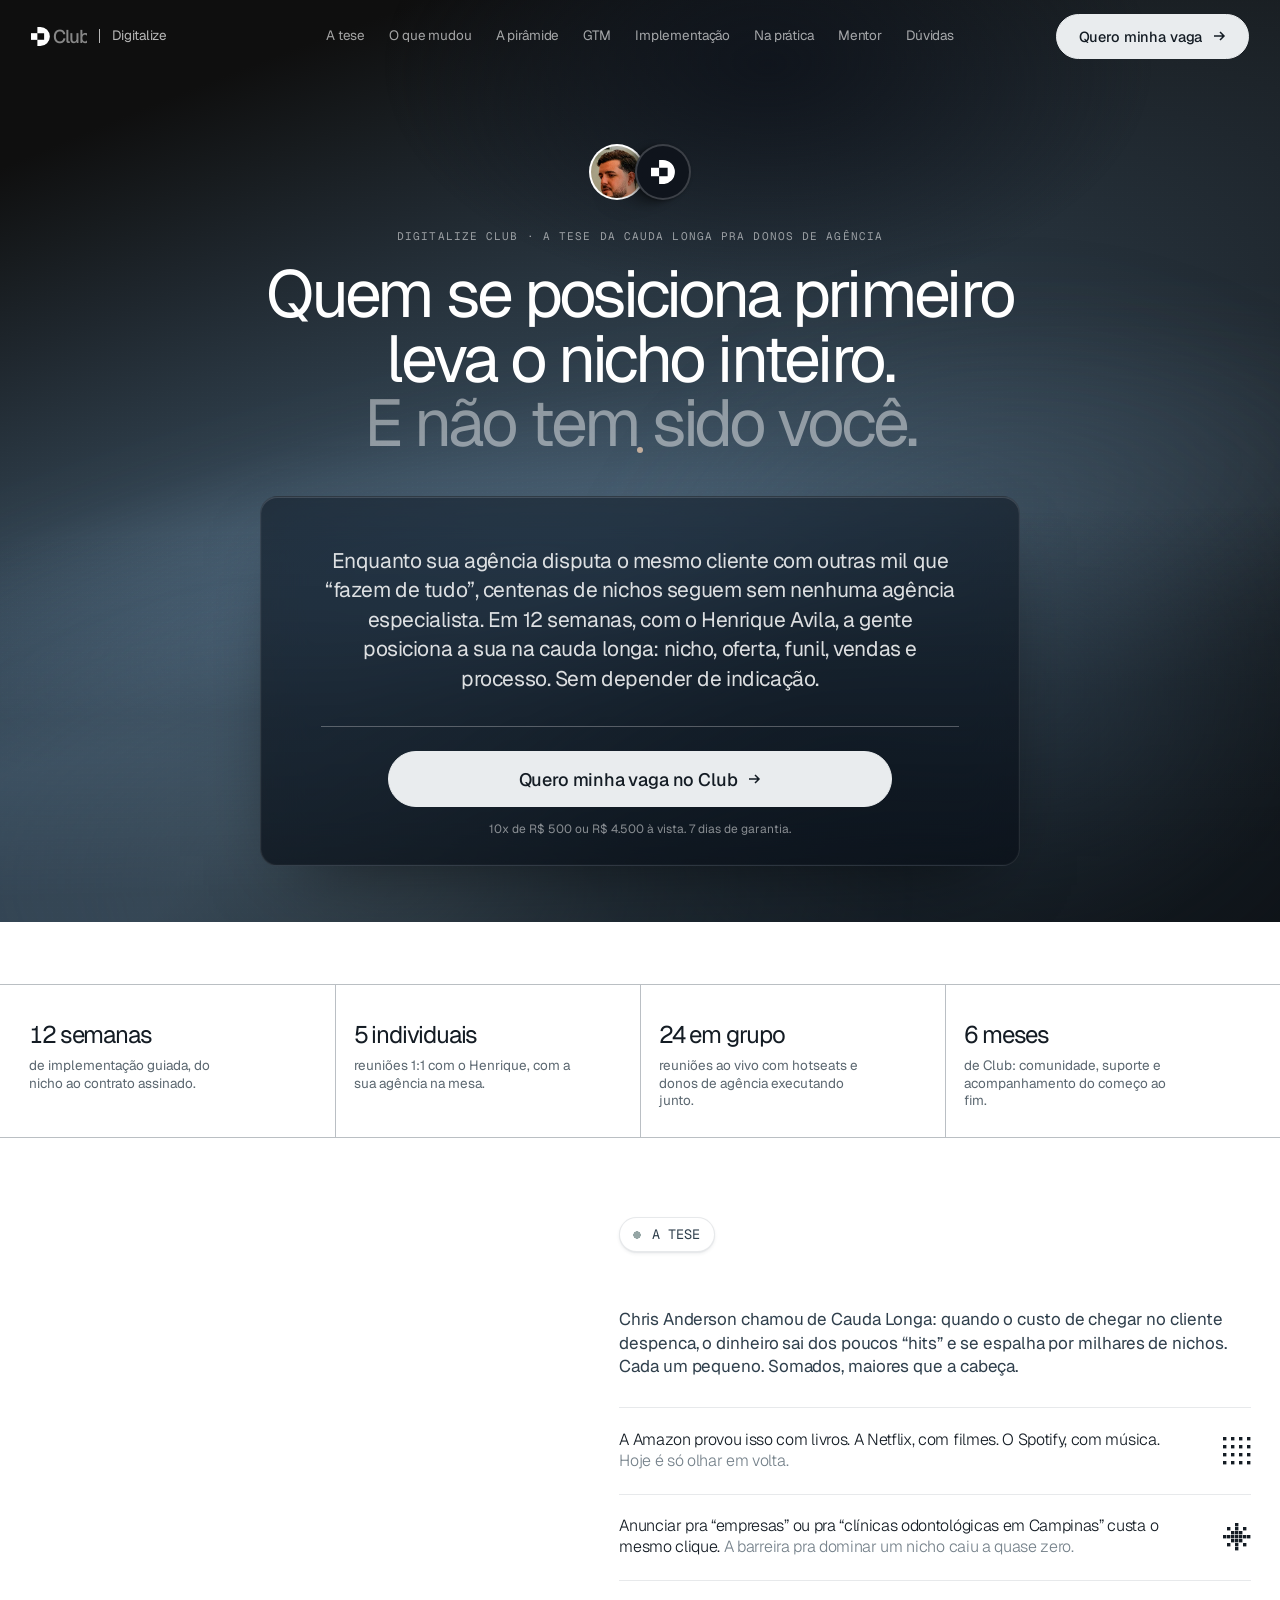
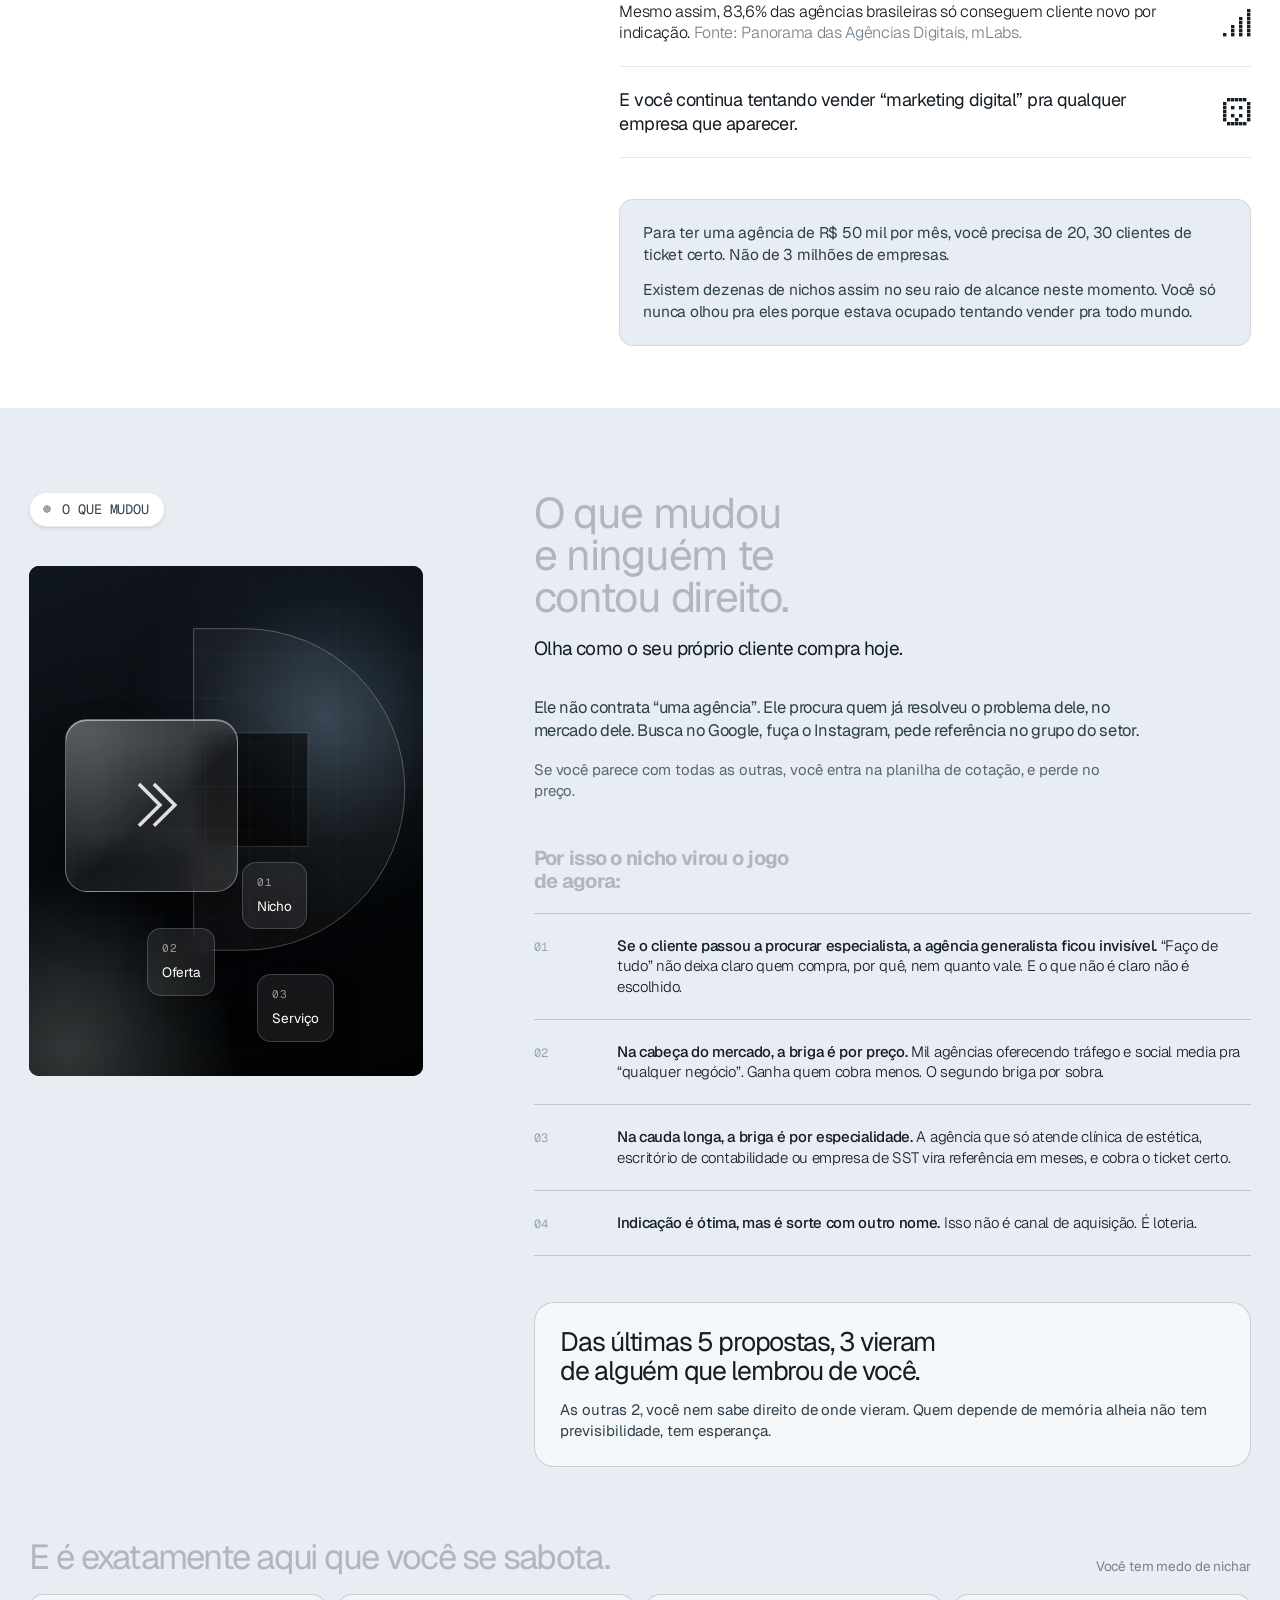
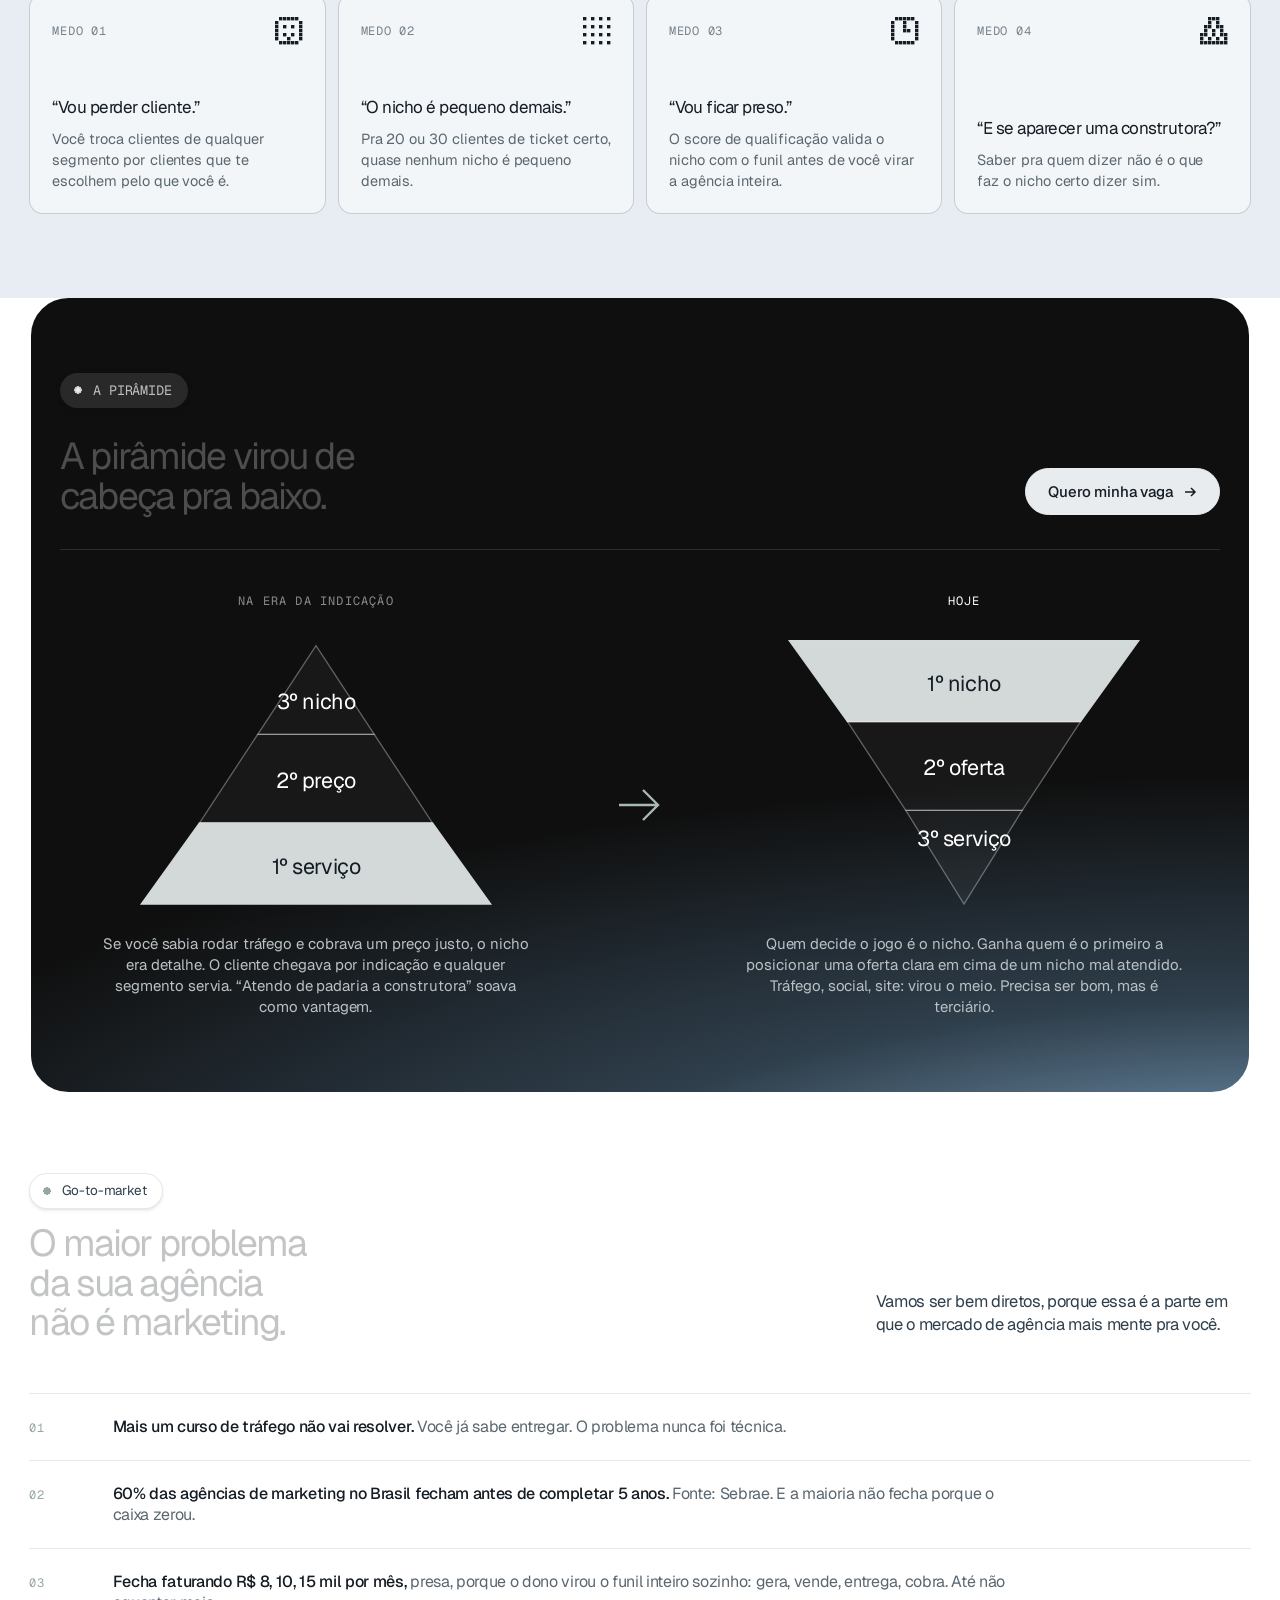
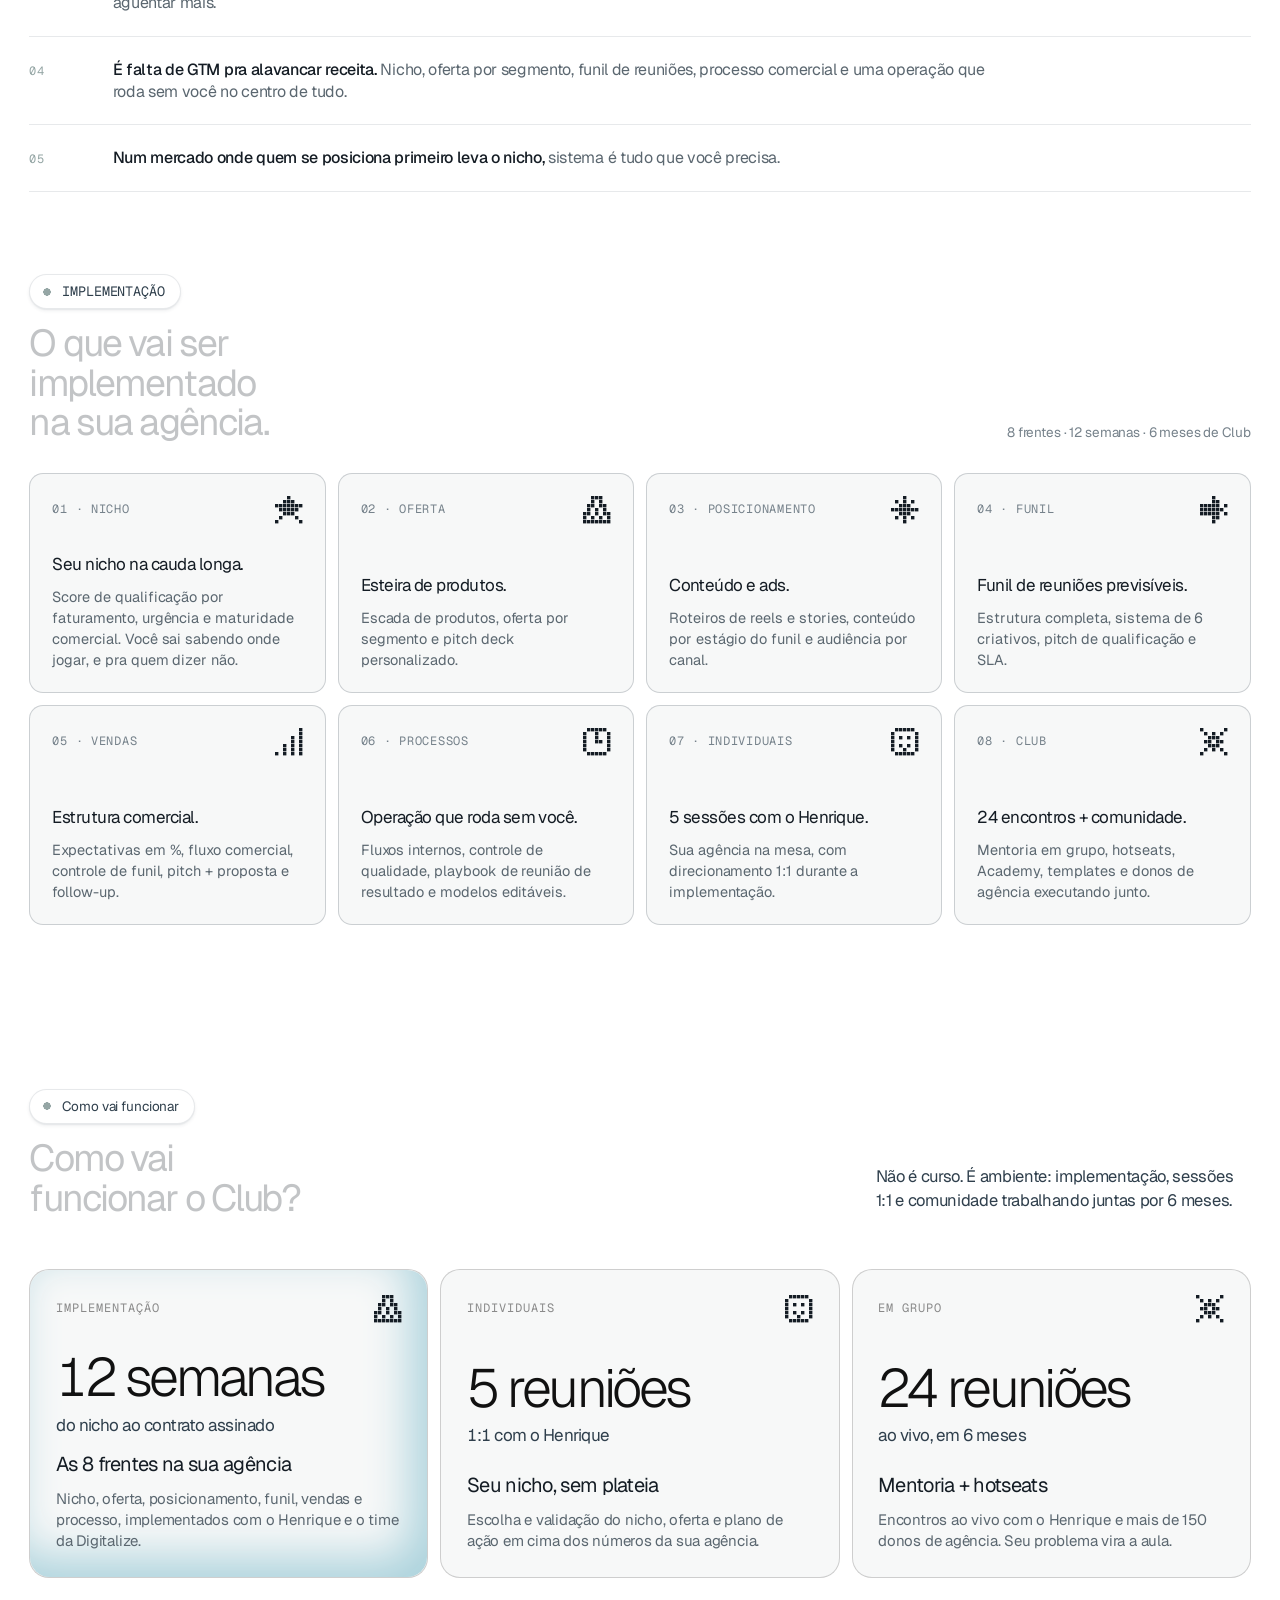
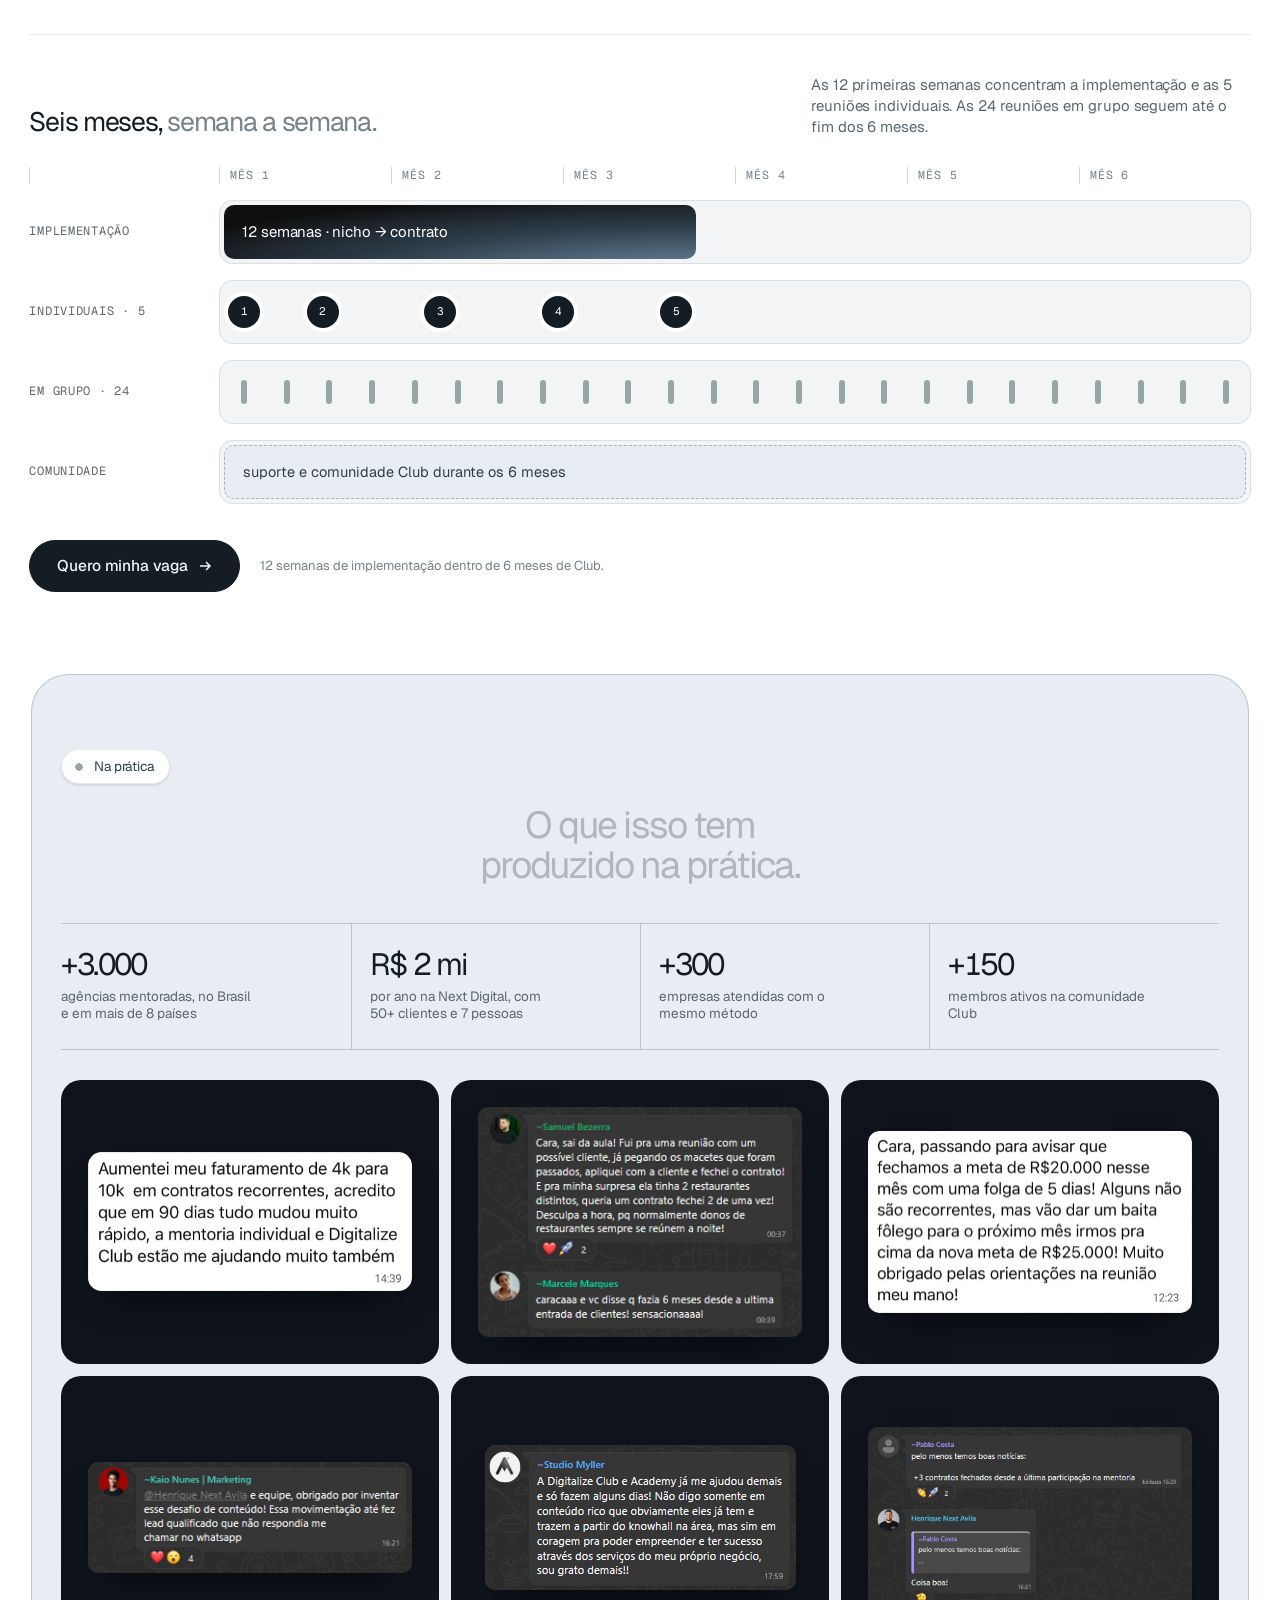
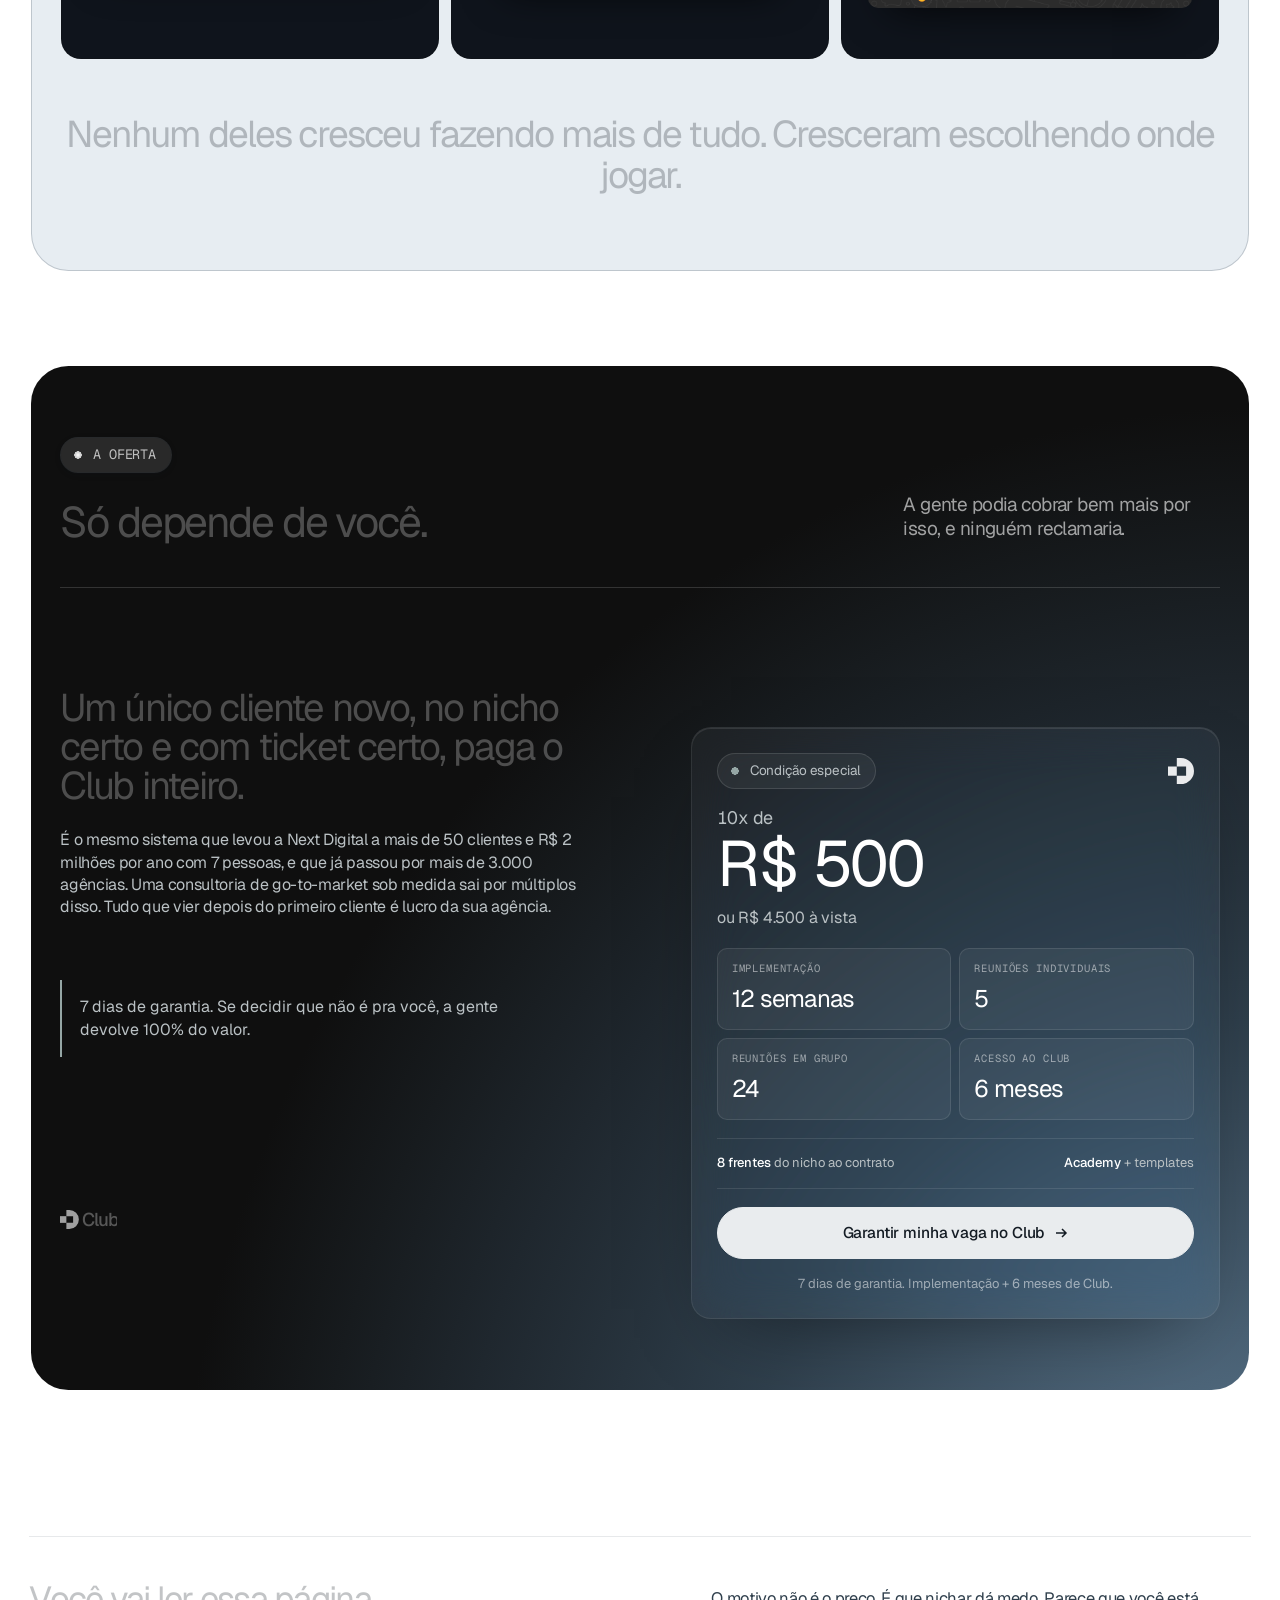
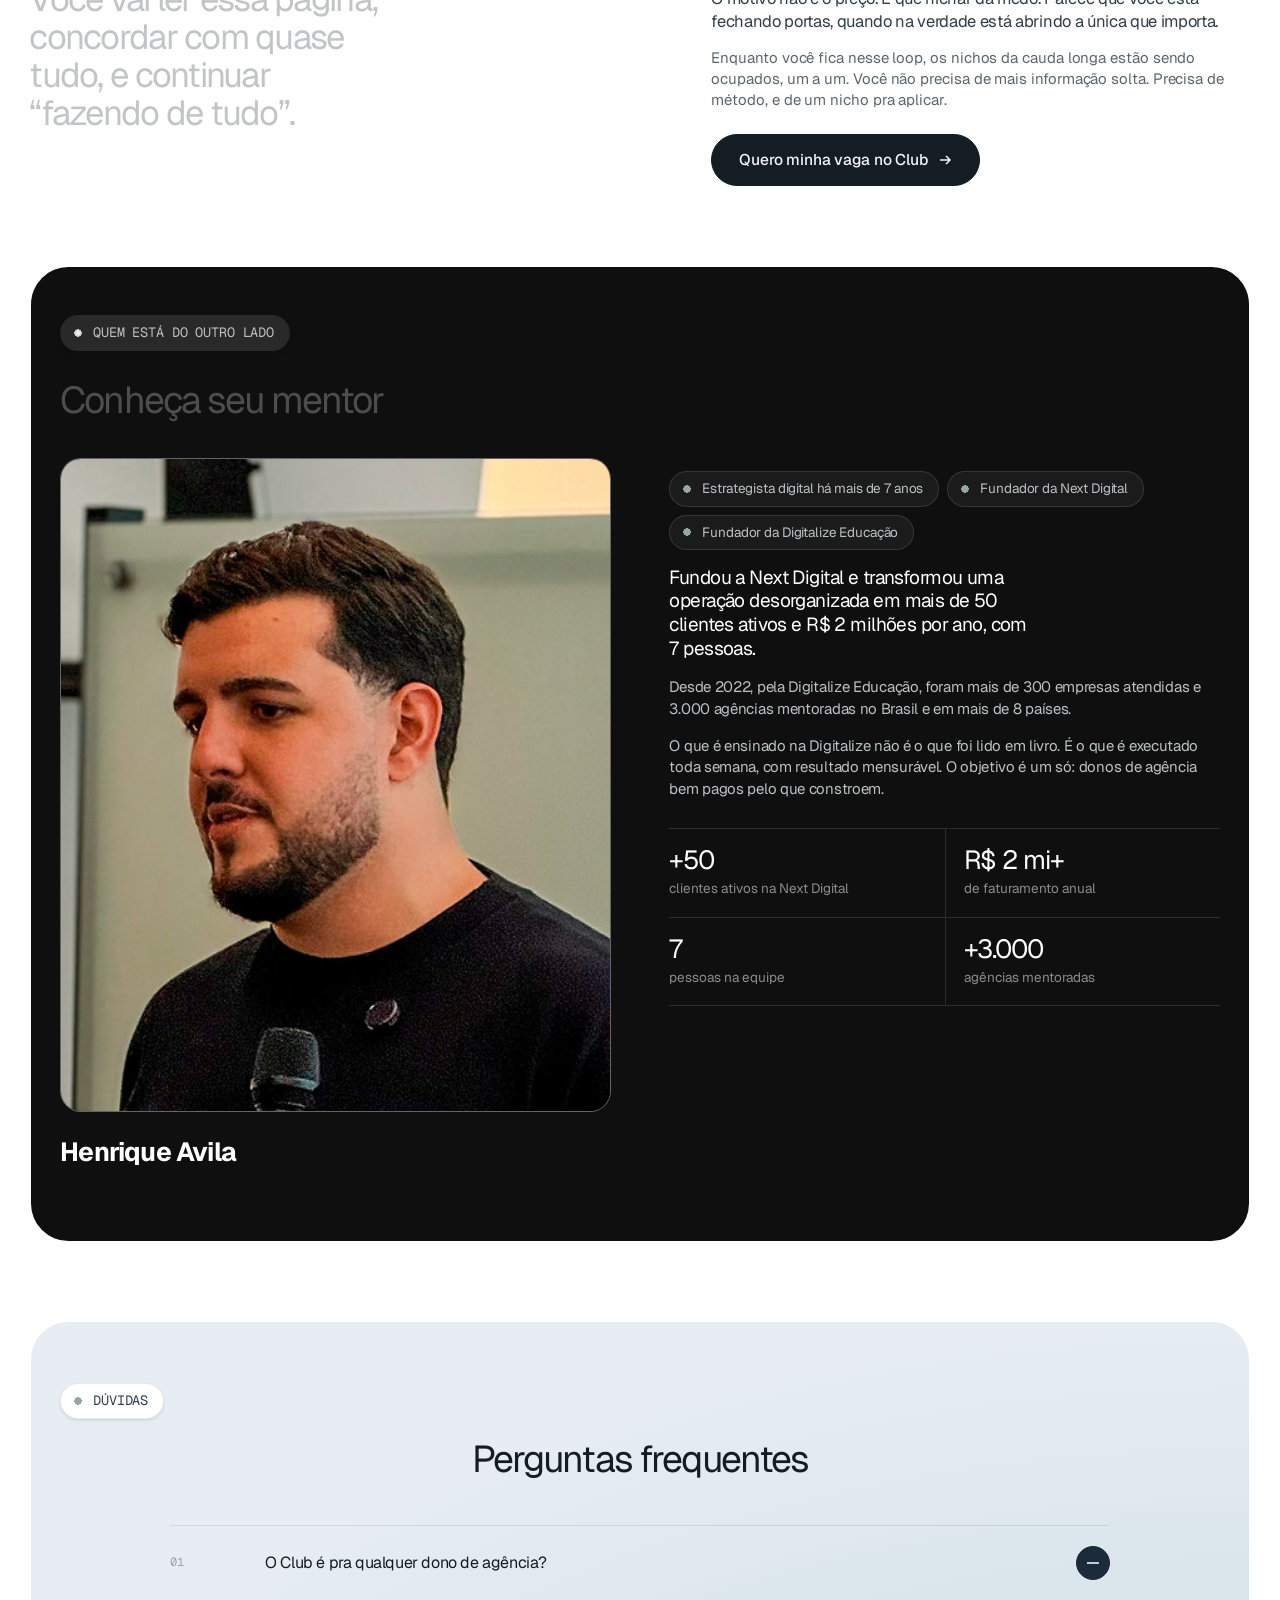
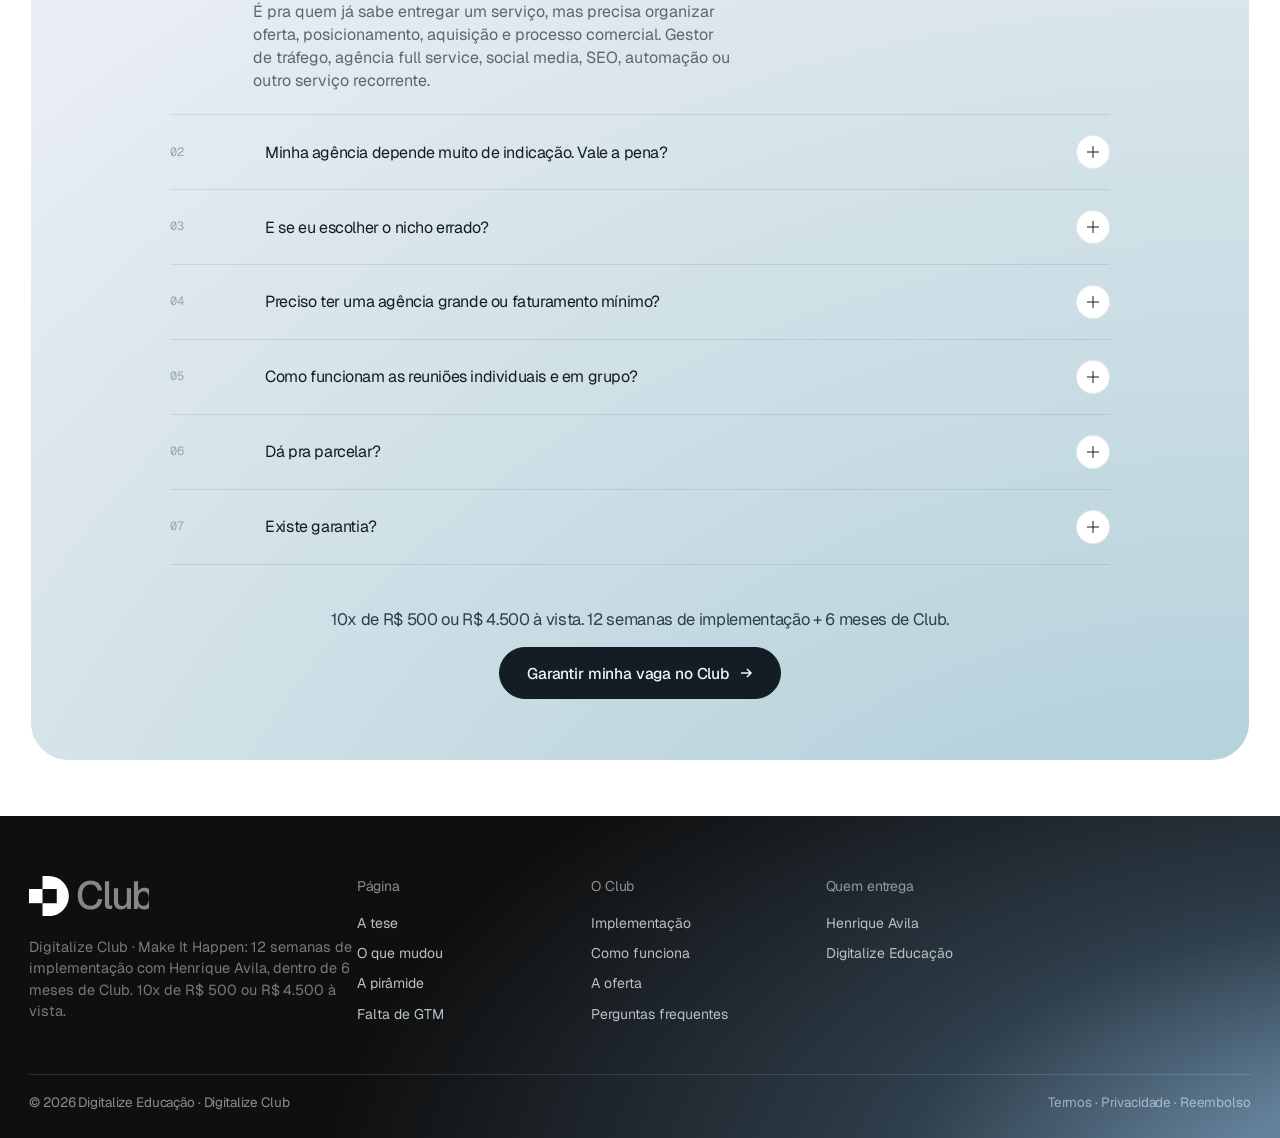
<file: site-club-nicho/index.html>
<!DOCTYPE html>
<html lang="pt-BR">
<head>
<meta charset="UTF-8">
<meta name="viewport" content="width=device-width, initial-scale=1.0, viewport-fit=cover">
<title>Digitalize Club — Cauda Longa</title>
<meta name="description" content="A tese da cauda longa aplicada a agências: saia da briga por preço e domine um nicho. 12 semanas de implementação com Henrique Avila dentro de 6 meses de Club. 10x de R$ 500 ou R$ 4.500 à vista.">
<meta name="theme-color" content="#0F141C">
<link rel="preconnect" href="https://fonts.googleapis.com">
<link rel="preconnect" href="https://fonts.gstatic.com" crossorigin>
<!--
  Página de vendas do Digitalize Club. Tese da cauda longa. Visual baseado na página da Mentoria BS
  (mesma estrutura, CSS, animações e componentes); conteúdo e entregáveis do Digitalize Club.
-->
<link href="https://fonts.googleapis.com/css2?family=Geist:wght@300;400;500&family=Geist+Mono:wght@400&family=Inter:wght@400;500&display=swap" rel="stylesheet">
<style>
:root{
  --paper:#FFFFFF;--mist:#E7EDF2;--panel2:#F7F8F8;--black:#0F0F0F;--night:#0F141C;--card-dk:#181818;
  --t1:#141C24;--t2:#2F3F4C;--t3:#5B6770;--t4:#76828B;--t5:#8A8A8A;--t6:#5E5E5E;
  --line:rgba(27,43,59,.10);--line3:rgba(27,43,59,.2);--line4:rgba(27,43,59,.3);--line-ink:rgba(17,17,17,.3);
  --d1:#FFFFFF;--d2:#BAC1C4;--d3:rgba(255,255,255,.52);--dline:rgba(255,255,255,.12);
  --acc:#95A6A5;--acc2:#A8B8B5;--ebony:#1B2B3B;--charcoal:#2F3F4C;--slate:#76828B;
  --g0:#63819A;--g1:#496073;--g2:#2F3F4C;--g3:#1F272E;--g4:#171B1E;--g5:#0F0F0F;
  --font:"Geist","Helvetica Neue",Arial,sans-serif;--mono:"Geist Mono","SFMono-Regular",Menlo,monospace;--inter:"Helvetica Now Display","Inter","Helvetica Neue",Arial,sans-serif;
  --wrap:1512px;--pad:clamp(16px,2.4vw,46px);--gut:clamp(20px,2.3vw,44px);
  --r-panel:clamp(24px,2.92vw,56px);--r-card:clamp(14px,1.05vw,20px);--r-box:14px;--r-pill:64px;
  --ez:cubic-bezier(.16,1,.3,1);--ez2:cubic-bezier(.65,.05,.36,1);
  --sh-pill:0 1px 1px rgba(27,43,59,.05),0 2px 3.5px rgba(27,43,59,.07);--sh-pill-dk:0 1px 2px rgba(27,43,59,.05),0 2px 7px rgba(27,43,59,.07);
}
*{box-sizing:border-box;margin:0;padding:0}
html{-webkit-text-size-adjust:100%}
body{font-family:var(--font);font-size:15px;line-height:1.45;color:var(--t1);background:var(--paper);-webkit-font-smoothing:antialiased;overflow-x:hidden}
body.is-locked{overflow:hidden}
body.has-cursor,body.has-cursor a,body.has-cursor button{cursor:none}
img,svg{display:block;max-width:100%}
img{height:auto}
a{color:inherit;text-decoration:none}
button{font:inherit;color:inherit;background:none;border:0;cursor:pointer}
::selection{background:var(--ebony);color:#fff}
:focus-visible{outline:2px solid var(--acc);outline-offset:3px}

/* ---------- tipografia ---------- */
.t64{font-weight:400;font-size:clamp(34px,3.33vw,63.9px);line-height:1.04;letter-spacing:-.05em;text-wrap:balance}
.t56{font-weight:400;font-size:clamp(31px,2.92vw,56px);line-height:1.06;letter-spacing:-.05em;text-wrap:balance}
.t52{font-weight:400;font-size:clamp(29px,2.71vw,52px);line-height:1.1;letter-spacing:-.05em;text-wrap:balance}
.t40{font-weight:400;font-size:clamp(25px,2.08vw,39.9px);line-height:1.08;letter-spacing:-.048em;text-wrap:balance}
.t33{font-weight:400;font-size:clamp(24px,1.71vw,32.8px);line-height:1;letter-spacing:-.05em;font-variant-numeric:tabular-nums}
.lead{font-size:clamp(16.5px,1.09vw,20.9px);line-height:1.4;letter-spacing:-.02em;color:var(--t2)}
.body{font-size:clamp(15px,.885vw,17px);line-height:1.4;letter-spacing:-.005em;color:var(--t3)}
.small{font-size:clamp(13px,.755vw,14.5px);line-height:1.45;letter-spacing:-.004em;color:var(--t3)}
.kick{font-size:13.5px;line-height:1.45;letter-spacing:-.01em;color:var(--t4)}
.mono{font-family:var(--mono);font-size:12px;letter-spacing:.04em;font-weight:400;line-height:1.45}
.cl{color:var(--t4)}
.on-ink{color:#fff}
.on-ink .lead,.on-ink .body,.on-ink .small{color:var(--d2)}
.on-ink .cl{color:var(--d3)}
b,strong{font-weight:500;color:var(--t1)}
.on-ink b,.on-ink strong{color:#fff}

/* ---------- layout ---------- */
.wrap{width:100%;max-width:var(--wrap);margin:0 auto;padding:0 var(--gut)}
.panel{position:relative;margin:0 var(--pad);border-radius:var(--r-panel);overflow:hidden;overflow:clip;isolation:isolate}
.panel>.wrap{position:relative;z-index:1}

/* ---------- pills / botões ---------- */
.pill{display:inline-flex;align-self:flex-start;align-items:center;gap:9px;height:35.5px;padding:0 15px 0 11px;border:1px solid var(--line);border-radius:var(--r-pill);background:#fff;box-shadow:var(--sh-pill);font-size:13.5px;line-height:19.6px;letter-spacing:-.01em;color:var(--t2);white-space:nowrap}
.pill.mono{font-size:13.5px;text-transform:uppercase;letter-spacing:-.01em}
.pill i{width:12px;height:12px;flex:0 0 auto;border-radius:50%;background:radial-gradient(circle at 50% 50%,var(--acc) 0 42%,rgba(149,166,165,0) 46%)}
.pill.dk{background:rgba(255,255,255,.11);border-color:rgba(27,43,59,.1);color:rgba(255,255,255,.7);box-shadow:var(--sh-pill-dk)}
.pill.dk i{background:radial-gradient(circle at 50% 50%,#fff 0,#c8c8c8 42%,rgba(149,166,165,0) 46%)}
.pill.glass{background:rgba(255,255,255,.05);border-color:rgba(255,255,255,.12);color:var(--d2);box-shadow:none;text-transform:none}
.btn{position:relative;display:inline-flex;align-items:center;justify-content:center;gap:10px;height:47px;padding:0 22px;background:var(--t1);color:#F0F3F7;border:1px solid var(--t1);border-radius:var(--r-pill);font-size:15px;font-weight:500;letter-spacing:-.01em;line-height:21px;white-space:nowrap;overflow:hidden;isolation:isolate;transition:color .32s var(--ez2),border-color .32s,transform .32s var(--ez2)}
.btn::before{content:"";position:absolute;inset:-1px;border-radius:inherit;background:var(--charcoal);transform:translateY(102%);transition:transform .55s var(--ez);z-index:-1}
.btn:hover::before{transform:none}
.btn:active{transform:scale(.985)}
.btn svg{width:14px;height:14px;flex:none;transition:transform .4s var(--ez)}
.btn:hover svg{transform:translateX(3px)}
.btn.lt{background:#E9ECEE;border-color:#E9ECEE;color:var(--t1)}
.btn.lt::before{background:#fff}
.btn.ghost{background:transparent;color:var(--t1);border-color:var(--line3)}
.btn.ghost::before{background:var(--t1)}
.btn.ghost:hover{color:#fff}
.btn.md{height:52px;padding:0 27px;font-size:15.5px}
.note{font-size:13px;color:var(--t4);line-height:1.4}
.on-ink .note{color:var(--d3)}

/* ---------- frames / ícones / logos ---------- */
.frame{position:relative;overflow:hidden;border-radius:var(--r-card);background:var(--ebony);isolation:isolate}
.frame img{position:absolute;inset:0;width:100%;height:100%;object-fit:cover;transform:scale(1.06);transition:transform 1.25s var(--ez)}
.frame:hover img{transform:scale(1.02)}
.pix{width:28px;height:28px;color:var(--t1);flex:none}
.pix rect{fill:currentColor;transition:opacity .15s}
.on-ink .pix{color:#fff}
.logo-h{height:19px;width:auto;color:currentColor}
.logo-stack{width:clamp(120px,8.4vw,160px);height:auto}
.logo-sym{width:26px;height:auto}
.brand-line{display:inline-flex;align-items:center;gap:12px}
.brand-line .wm{font-size:13.5px;letter-spacing:-.01em;opacity:.7;padding-left:12px;border-left:1px solid currentColor;line-height:1}

/* ---------- animações de entrada ---------- */
[data-in]{--dl:0ms}
[data-in="up"]{opacity:0;transform:translateY(34px);filter:blur(5px);transition:opacity 1.05s var(--ez) var(--dl),transform 1.05s var(--ez) var(--dl),filter 1.05s var(--ez) var(--dl)}
[data-in="up"].in{opacity:1;transform:none;filter:none}
[data-in="fade"]{opacity:0;transition:opacity 1.2s var(--ez) var(--dl)}
[data-in="fade"].in{opacity:1}
[data-in="stag"]>*{opacity:0;transform:translateY(32px);transition:opacity 1s var(--ez) var(--cd,0ms),transform 1s var(--ez) var(--cd,0ms)}
[data-in="stag"].in>*{opacity:1;transform:none}
[data-in="clip"]{clip-path:inset(0 0 100% 0);transition:clip-path 1.45s var(--ez) var(--dl)}
[data-in="clip"].in{clip-path:inset(0 0 0 0)}
[data-in="clip"] img{transform:scale(1.18);transition:transform 1.9s var(--ez) var(--dl)}
[data-in="clip"].in img{transform:scale(1.03)}
.lift{--lc:20,28,36}
.lift.on-dark{--lc:255,255,255}
.lift .w{display:inline-block;color:rgba(var(--lc),.26);transition:color .25s linear}
.lift .w.br{color:rgba(var(--lc),1)}
.lift .w.fr{color:var(--acc)}
.lift .cl .w.br{color:rgba(var(--lc),.45)}
.on-ink .lift .cl .w.br{color:rgba(255,255,255,.5)}

/* ---------- cursor ---------- */
.cursor{position:fixed;left:0;top:0;z-index:2000;pointer-events:none;mix-blend-mode:difference;display:none}
body.has-cursor .cursor{display:block}
.cursor .dot{position:absolute;left:-3px;top:-3px;width:6px;height:6px;border-radius:50%;background:#fff}
.cursor .ring{position:absolute;left:-20px;top:-20px;width:40px;height:40px;transition:transform .45s var(--ez)}
.cursor .ring circle{fill:none;stroke:#fff;stroke-width:1.1}
.cursor .ring .prog{stroke-width:2;transform:rotate(-90deg);transform-origin:50% 50%}
.cursor.hover .ring{transform:scale(1.5)}
.cursor.hide{opacity:0}

/* ---------- preloader ---------- */
.loader{position:fixed;inset:0;z-index:1000;background:var(--night);color:#fff;display:grid;grid-template-rows:1fr auto;overflow:hidden}
.loader-rings{position:absolute;inset:0;display:grid;place-items:center;pointer-events:none}
.loader-rings span{position:absolute;border:1px solid rgba(255,255,255,.09);border-radius:50%;width:var(--s);height:var(--s);transform:scale(.6);opacity:0;animation:ringIn 1.6s var(--ez) forwards}
.loader-rings span:nth-child(1){--s:28vmin;animation-delay:.05s}.loader-rings span:nth-child(2){--s:52vmin;animation-delay:.15s}.loader-rings span:nth-child(3){--s:78vmin;animation-delay:.25s}.loader-rings span:nth-child(4){--s:106vmin;animation-delay:.35s}.loader-rings span:nth-child(5){--s:136vmin;animation-delay:.45s}
@keyframes ringIn{to{transform:scale(1);opacity:1}}
.loader-body{position:relative;display:grid;grid-template-columns:1fr auto 1fr;align-items:end;padding:var(--pad);height:100%}
.loader-left{display:flex;flex-direction:column;gap:18px}
.loader-left .logo-h{height:16px;opacity:.9}
.loader-words{height:1.4em;overflow:hidden;position:relative;font-family:var(--mono);font-size:11px;letter-spacing:.1em;text-transform:uppercase;color:rgba(255,255,255,.7)}
.loader-words span{position:absolute;left:0;top:0;transform:translateY(120%);opacity:0;transition:transform .45s var(--ez),opacity .3s}
.loader-words span.on{transform:none;opacity:1}.loader-words span.off{transform:translateY(-120%);opacity:0}
.loader-center{align-self:center;justify-self:center;color:#fff;opacity:0;transform:translateY(14px) scale(.97);animation:logoIn 1.2s var(--ez) .3s forwards}
.loader-center .logo-stack{width:clamp(150px,16vw,240px)}
@keyframes logoIn{to{opacity:1;transform:none}}
.loader-right{justify-self:end;align-self:end;text-align:right;display:flex;flex-direction:column;gap:14px;align-items:flex-end}
.loader-count{font-weight:400;letter-spacing:-.05em;font-size:clamp(40px,6vw,104px);line-height:.9;font-variant-numeric:tabular-nums}
.loader-bar{width:clamp(120px,14vw,220px);height:1px;background:rgba(255,255,255,.14);position:relative;overflow:hidden}
.loader-bar i{position:absolute;inset:0;background:#fff;transform-origin:left;transform:scaleX(0)}
.loader-foot{position:relative;display:flex;justify-content:space-between;padding:0 var(--pad) 18px;font-family:var(--mono);font-size:10px;letter-spacing:.1em;text-transform:uppercase;color:rgba(255,255,255,.35)}
.loader-masks{position:absolute;inset:0;display:grid;grid-template-columns:repeat(4,1fr);pointer-events:none;z-index:2;opacity:0}
.loader-masks i{background:var(--night)}
.loader.exit{background:transparent}.loader.exit .loader-masks{opacity:1}
.loader.exit .loader-body,.loader.exit .loader-foot,.loader.exit .loader-rings{opacity:0;transition:opacity .35s}
.loader.exit .loader-masks i{animation:maskUp .9s var(--ez) forwards}
.loader.exit .loader-masks i:nth-child(2){animation-delay:.07s}.loader.exit .loader-masks i:nth-child(3){animation-delay:.14s}.loader.exit .loader-masks i:nth-child(4){animation-delay:.21s}
@keyframes maskUp{to{transform:translateY(-101%)}}

/* ---------- header ---------- */
.nav{position:fixed;top:0;left:0;right:0;z-index:90;height:72px;display:grid;grid-template-columns:1fr auto 1fr;align-items:center;gap:20px;padding:0 var(--pad);color:#fff;transition:background .45s var(--ez),box-shadow .45s,color .4s}
.nav.stick{background:rgba(255,255,255,.8);backdrop-filter:blur(24px) saturate(1.7);-webkit-backdrop-filter:blur(24px) saturate(1.7);box-shadow:0 1px 0 var(--line);color:var(--t1)}
.nav.stick.ink{background:rgba(15,20,28,.72);color:#fff;box-shadow:0 1px 0 var(--dline)}
.nav .brand .logo-h{height:19px}
.nav .links{display:flex;align-items:center;gap:0}
.nav .links a{font-size:13.5px;letter-spacing:-.01em;line-height:19.58px;padding:8px 12px;border-radius:64px;opacity:.62;transition:opacity .3s,background .3s}
.nav .links a:hover,.nav .links a.active{opacity:1}
.nav .links a.active{background:rgba(27,43,59,.06)}
.nav.ink .links a.active,.nav:not(.stick) .links a.active{background:rgba(255,255,255,.1)}
.nav .right{justify-self:end;display:flex;align-items:center;gap:10px}
.nav .btn{height:45px;padding:0 22px;font-size:14.5px}
.nav:not(.stick) .btn,.nav.ink .btn{background:#E9ECEE;border-color:#E9ECEE;color:var(--t1)}
.nav:not(.stick) .btn::before,.nav.ink .btn::before{background:#fff}
.nav .menu-btn{display:none;align-items:center;gap:8px;height:45px;padding:0 14px 0 12px;border:1px solid #E9ECEE;border-radius:64px;font-size:14.5px;font-weight:500;color:#E9ECEE}
.nav.stick:not(.ink) .menu-btn{border-color:var(--t1);color:var(--t1)}
.nav .menu-btn .dots{display:flex;gap:2px}.nav .menu-btn .dots i{width:2px;height:2px;border-radius:50%;background:currentColor;opacity:.5}.nav .menu-btn .dots i:last-child{opacity:1}
.menu-panel{position:fixed;z-index:85;top:80px;left:var(--pad);right:var(--pad);background:rgba(15,20,28,.9);backdrop-filter:blur(22px);-webkit-backdrop-filter:blur(22px);color:#fff;padding:18px 22px 22px;border:1px solid rgba(255,255,255,.1);border-radius:var(--r-card);opacity:0;pointer-events:none;transform:translateY(-8px);transition:opacity .35s var(--ez),transform .5s var(--ez)}
body.menu-open .menu-panel{opacity:1;pointer-events:auto;transform:none}
.menu-panel nav{display:flex;flex-direction:column;gap:2px}
.menu-panel nav a{font-size:20px;letter-spacing:-.03em;line-height:1.3;color:rgba(255,255,255,.55);padding:4px 0}
.menu-panel nav a.active,.menu-panel nav a:hover{color:#fff}
.menu-panel .foot{margin-top:18px;padding-top:14px;border-top:1px solid rgba(255,255,255,.1);color:rgba(255,255,255,.45)}

/* ---------- HERO (centralizado, mesmo da imersão) ---------- */
.hero{position:relative;aspect-ratio:16/10;min-height:100svh;background:#0F0F0F;color:#fff;overflow:hidden;isolation:isolate}
.hero .hero-bg{position:absolute;inset:0;z-index:0;overflow:hidden;background:#0F0F0F}
.hero .rad{position:absolute;left:-15.4%;top:108.5%;width:420vw;height:420vw;transform:translate(-50%,-50%) rotate(-27.6deg);background:radial-gradient(150vw 40vw at 50% 50%,#63819A 20%,#496073 34%,#2F3F4C 50%,#1F272E 74%,#171B1E 87%,rgba(15,15,15,0) 100%);animation:radPulse 28s ease-in-out infinite alternate}
@keyframes radPulse{to{transform:translate(-50%,-50%) rotate(-25.2deg) scale(1.06)}}
.hero .blob{position:absolute;border-radius:50%;pointer-events:none;will-change:transform,opacity;opacity:0;transition:opacity 1.4s var(--ez)}
body.loaded .hero .blob{opacity:1}
.hero .b1{left:-12%;top:36%;width:104vw;height:24vw;background:radial-gradient(closest-side,rgba(99,129,154,.62),rgba(99,129,154,.22) 48%,rgba(99,129,154,0));transform:rotate(-11deg);animation:driftA 24s ease-in-out .6s infinite alternate;filter:blur(28px)}
.hero .b2{left:56%;top:14%;width:50vw;height:46vw;background:radial-gradient(closest-side,rgba(73,96,115,.62),rgba(73,96,115,.2) 50%,rgba(73,96,115,0));animation:driftB 30s ease-in-out infinite alternate;filter:blur(36px)}
.hero .b3{left:-10%;top:62%;width:58vw;height:34vw;background:radial-gradient(closest-side,rgba(149,166,165,.34),rgba(149,166,165,.1) 55%,rgba(149,166,165,0));animation:driftC 34s ease-in-out infinite alternate;filter:blur(30px)}
.hero .b4{left:30%;top:-18%;width:60vw;height:36vw;background:radial-gradient(closest-side,rgba(15,20,28,.9),rgba(15,20,28,0));animation:driftB 26s ease-in-out reverse infinite alternate}
@keyframes driftA{from{transform:rotate(-11deg) translate(-2vw,1vw)}to{transform:rotate(-8deg) translate(5vw,-3vw) scale(1.07)}}
@keyframes driftB{from{transform:translate(0,0) scale(1)}to{transform:translate(-4vw,4vw) scale(1.1)}}
@keyframes driftC{from{transform:translate(0,0)}to{transform:translate(6vw,-3vw) scale(1.08)}}
.hero .grain{position:absolute;inset:0;opacity:.05;background-image:radial-gradient(rgba(255,255,255,.9) .6px,transparent .7px);background-size:5px 5px;mix-blend-mode:overlay;pointer-events:none}
.hero .fade{position:absolute;left:0;right:0;bottom:0;height:45.3%;opacity:.55;background:linear-gradient(-1.55deg,rgb(12,20,28) 12.7%,rgba(12,20,28,.74) 52.4%,rgba(12,20,28,0) 92%)}
.hero .hero-in{position:absolute;inset:0;z-index:2}
.hero .hero-in .wrap{position:relative;height:100%;display:flex;flex-direction:column;align-items:center;text-align:center;padding-top:8.2vw}
.hero .avatars{display:flex;justify-content:center;margin-bottom:clamp(20px,2.3vw,44px)}
.hero .av{position:relative;width:clamp(56px,4.02vw,77px);height:clamp(56px,4.02vw,77px);border-radius:50%;overflow:hidden;background:#fff;border:2.3px solid rgba(255,255,255,.19);flex:none;opacity:0;transform:translateY(14px) scale(.8);transition:opacity .7s var(--ez) var(--d,0s),transform .9s var(--ez) var(--d,0s)}
.hero .av img{position:absolute;inset:0;width:100%;height:100%;object-fit:cover;object-position:50% 20%;transform:scale(1.02)}
.hero .av+.av{margin-left:calc(clamp(56px,4.02vw,77px) * -.165);box-shadow:-41px 19px 13px rgba(0,0,0,.01),-27px 12px 12px rgba(0,0,0,.04),-15px 7px 9px rgba(0,0,0,.15),-7px 2px 7px rgba(0,0,0,.26),-1px 1px 3.5px rgba(0,0,0,.29)}
body.loaded .hero .av{opacity:1;transform:none}
.hero .hero-kicker{max-width:800px;font-family:var(--mono);font-size:clamp(11px,.72vw,13px);letter-spacing:.1em;text-transform:uppercase;color:rgba(255,255,255,.55);overflow:hidden}
.hero .hero-kicker span{display:block;transform:translateY(112%);opacity:0;transition:transform .9s var(--ez) var(--d,0s),opacity .7s var(--ez) var(--d,0s)}
body.loaded .hero .hero-kicker span{transform:none;opacity:1}
.hero .hero-title{margin-top:clamp(14px,1.3vw,26px);font-size:clamp(34px,3.74vw,71.8px);line-height:.98;letter-spacing:-.05em;font-weight:400;color:#fff;text-wrap:balance;max-width:19ch}
.hero .hero-title .ln{display:block;overflow:hidden;padding-bottom:.08em;margin-bottom:-.08em}
.hero .hero-title .ln span{display:block;transform:translateY(110%);transition:transform 1.1s var(--ez) var(--d,0s)}
body.loaded .hero .hero-title .ln span{transform:none}
.hero .hero-card{position:relative;width:min(100%,900px);margin-top:clamp(28px,3.1vw,60px);padding:clamp(16px,.9vw,17px) clamp(24px,5.7vw,109px) clamp(26px,2.1vw,40px);border-radius:clamp(16px,1.36vw,26px);background:linear-gradient(180deg,rgba(18,26,36,.62),rgba(10,16,24,.74));backdrop-filter:blur(22px) saturate(1.35);-webkit-backdrop-filter:blur(22px) saturate(1.35);border:1px solid rgba(255,255,255,.1);box-shadow:inset 0 1px 0 rgba(255,255,255,.12),inset 0 0 0 1px rgba(255,255,255,.02),0 30px 80px -40px rgba(0,0,0,.7);display:flex;flex-direction:column;align-items:center;text-align:center;opacity:0;transform:translateY(30px) scale(.985);filter:blur(10px);transition:opacity 1s var(--ez) 1.1s,transform 1.2s var(--ez) 1.1s,filter 1s var(--ez) 1.1s;overflow:hidden}
body.loaded .hero .hero-card{opacity:1;transform:none;filter:none}
.hero .hero-card>*{opacity:0;transform:translateY(14px);transition:opacity .8s var(--ez) var(--d,1.4s),transform .9s var(--ez) var(--d,1.4s)}
body.loaded .hero .hero-card>*{opacity:1;transform:none}
.hero .hero-card .lead{--d:1.4s;width:100%;padding:clamp(26px,2.6vw,50px) 0 clamp(26px,2.6vw,50px);border-bottom:.93px solid rgba(255,255,255,.28);font-size:clamp(15px,1.29vw,24.8px);line-height:1.4;letter-spacing:-.02em;color:rgba(255,255,255,.85);max-width:720px}
.hero .hero-card .cta{--d:1.6s;margin-top:clamp(22px,1.9vw,36px);display:flex;flex-direction:column;align-items:center;gap:clamp(12px,1.05vw,20px);width:100%}
.hero .hero-card .cta .btn{width:min(100%,504px);height:clamp(48px,3.62vw,69.6px);padding:0 clamp(24px,1.8vw,34px);font-size:clamp(14.5px,1.08vw,20.8px);border-radius:86px;gap:clamp(10px,.75vw,14px)}
.hero .hero-card .cta .btn svg{width:clamp(14px,.98vw,18.8px);height:clamp(14px,.98vw,18.8px)}
.hero .hero-card .cta .note{font-size:clamp(12px,.8vw,15.4px);color:rgba(255,255,255,.5)}
.hero .hero-card .hcount{--d:1.85s;margin-top:clamp(18px,1.5vw,28px);width:min(100%,504px)}
.hero .hero-card::after{content:"";position:absolute;inset:0;border-radius:inherit;pointer-events:none;background:linear-gradient(115deg,transparent 30%,rgba(255,255,255,.09) 46%,rgba(255,255,255,.16) 50%,rgba(255,255,255,.09) 54%,transparent 70%);transform:translateX(-120%);opacity:0}
body.loaded .hero .hero-card::after{animation:shine 1.5s var(--ez) 2.1s 1 forwards}
@keyframes shine{0%{transform:translateX(-120%);opacity:1}100%{transform:translateX(120%);opacity:0}}

/* timer (compartilhado hero + card de preço) */
.timer-l{display:flex;justify-content:space-between;align-items:center;gap:12px;color:var(--d3);font-family:var(--mono);font-size:10.5px;letter-spacing:.08em;text-transform:uppercase}
.timer-l .live{display:inline-flex;align-items:center;gap:8px}
.timer-l .live::before{content:"";width:6px;height:6px;border-radius:50%;background:var(--acc2);box-shadow:0 0 0 3px rgba(168,184,181,.2);animation:blink 1.6s infinite}
@keyframes blink{50%{opacity:.35}}
.timer{margin-top:clamp(12px,1vw,18px);display:grid;grid-template-columns:repeat(4,1fr);gap:8px}
.timer .t{height:clamp(64px,4.05vw,77.8px);display:flex;flex-direction:column;align-items:center;justify-content:center;gap:6px;text-align:center;border-radius:10px;background:rgba(255,255,255,.05);border:1px solid rgba(255,255,255,.1);box-shadow:inset 0 1px 0 rgba(255,255,255,.08)}
.timer .t b{display:block;font-weight:400;letter-spacing:-.04em;font-size:clamp(24px,1.77vw,34px);line-height:1;font-variant-numeric:tabular-nums;color:#fff}
.timer .t small{display:block;font-family:var(--mono);font-size:9.5px;letter-spacing:.12em;text-transform:uppercase;color:var(--d3)}
.expired .timer .t b{color:var(--d3)}

/* faixa de números */
.strip{border-top:1px solid var(--line4);border-bottom:1px solid var(--line4);margin-top:62px}
.strip .row{display:grid;grid-template-columns:repeat(4,1fr)}
.strip .cell{padding:clamp(28px,3vw,58px) clamp(14px,1.41vw,27px) clamp(26px,2.1vw,40px);border-left:1px solid var(--line4)}
.strip .cell:first-child{border-left:0;padding-left:0}
.strip .l{font-size:13.5px;line-height:1.3;color:var(--t3);margin-top:10px;max-width:24ch}

/* ---------- 01 — ESSA NÃO É MAIS UMA MENTORIA ---------- */
.sec{position:relative}
.intro{padding:clamp(56px,4.8vw,92px) 0 clamp(56px,4.8vw,92px)}
.intro .grid{display:grid;grid-template-columns:33.3% minmax(0,1fr);column-gap:15%;align-items:start}
.intro .left{position:sticky;top:96px;display:flex;flex-direction:column;gap:clamp(24px,2.05vw,40px)}
.intro .left .t64{max-width:540px;margin-top:0}
.intro .left .frame{width:100%;max-width:474px;aspect-ratio:474/560;border-radius:20px;background:var(--ebony)}
.intro .left .frame::after{content:"";position:absolute;inset:0;border-radius:inherit;border:1px solid rgba(0,0,0,.07);pointer-events:none;z-index:2}
.intro .right{display:flex;flex-direction:column;gap:clamp(22px,2.2vw,42px);padding-top:18px}
.intro .right .pill{margin-bottom:clamp(20px,2.6vw,50px)}
.intro .right .lead{font-size:clamp(17px,1.15vw,22px);line-height:1.4;letter-spacing:-.005em;color:var(--t2);max-width:665px;margin-top:-6px}
.intro .list{border-top:1px solid var(--line)}
.intro .item{display:grid;grid-template-columns:1fr 28px;gap:var(--gut);align-items:center;padding:clamp(20px,1.7vw,32px) 0;border-bottom:1px solid var(--line);transition:padding-left .5s var(--ez),background .45s}
.intro .item:hover{padding-left:10px;background:rgba(27,43,59,.02)}
.intro .item p{font-size:clamp(16px,1.09vw,20.9px);line-height:1.3;letter-spacing:-.02em;color:var(--t1);max-width:550px;font-weight:300}
.intro .item p .cl{color:var(--t4)}
.intro .item.last p{font-size:clamp(18px,1.3vw,25px);letter-spacing:-.03em;font-weight:400;max-width:none}
.intro .nos{margin-top:clamp(10px,1vw,20px);padding:clamp(20px,1.7vw,32px) clamp(22px,1.8vw,34px);border-radius:var(--r-box);background:var(--mist);border:1px solid var(--line)}
.intro .nos p{font-size:clamp(15.5px,1vw,19px);line-height:1.45;letter-spacing:-.015em;color:var(--t2)}
.intro .nos p+p{margin-top:12px}

/* ---------- 02 — A OPORTUNIDADE (#E7EDF2, imagem sticky + lista) ---------- */
.ev{background:var(--mist);padding:clamp(64px,6.56vw,126px) 0}
.ev .grid{display:grid;grid-template-columns:32.2% minmax(0,1fr);column-gap:9.1%;align-items:start}
.ev .stick{align-self:stretch;display:flex;flex-direction:column}
.ev .stick .frame{position:sticky;top:96px;width:100%;max-width:459px;aspect-ratio:459/596;border-radius:10px;background:#000}
.ev .stick .pill{margin-bottom:clamp(28px,3vw,56px)}
.ev .head .t64{max-width:13ch;line-height:.99;letter-spacing:-.031em;margin-top:0}
.ev .head .sub{margin-top:clamp(16px,1.5vw,28px);font-size:clamp(19px,1.46vw,28px);line-height:1.25;letter-spacing:-.03em;color:var(--t1)}
.ev .head .lead{margin-top:clamp(22px,2.7vw,52px);color:var(--t2);max-width:640px}
.ev .head .body{margin-top:clamp(14px,1.3vw,25px);max-width:600px}
.ev .porisso{margin-top:clamp(36px,3.6vw,70px);font-size:clamp(20px,1.56vw,30px);letter-spacing:-.035em;line-height:1.15;color:var(--t1);max-width:20ch}
.nlist{border-top:1px solid var(--line)}
.nrow{display:grid;grid-template-columns:clamp(46px,6.5vw,125px) 1fr;gap:0;padding:clamp(20px,1.72vw,33px) 0;border-bottom:1px solid var(--line);align-items:baseline;transition:background .45s var(--ez),padding-left .5s var(--ez)}
.nrow:hover{background:rgba(27,43,59,.02);padding-left:10px}
.nrow .ix{font-family:var(--mono);font-size:12px;letter-spacing:.04em;color:var(--acc)}
.nrow .tx{font-size:clamp(15px,.99vw,19px);line-height:1.35;letter-spacing:-.02em;color:var(--t3);max-width:900px}
.nrow .tx b{color:var(--t1);font-weight:500}
.ev .nlist{margin-top:clamp(18px,1.6vw,30px);border-top-color:var(--line3)}
.ev .nrow{border-bottom-color:var(--line3)}
.ev .nrow .tx{color:var(--t1);font-weight:300}
.ev .ia{margin-top:clamp(36px,3.6vw,70px);padding:clamp(22px,1.9vw,36px) clamp(22px,2vw,38px);border-radius:20px;background:rgba(255,255,255,.6);border:1px solid var(--line3)}
.ev .ia .t40{max-width:none}
.ev .ia .body{margin-top:14px;max-width:720px;color:var(--t2)}
.ev .metade{margin-top:clamp(56px,5.6vw,108px)}
.ev .metade .sub-h{display:flex;justify-content:space-between;align-items:end;gap:20px;margin-bottom:clamp(18px,1.4vw,26px)}
.ev .metade .sub-h .t52{max-width:none}
.g4{display:grid;grid-template-columns:repeat(4,minmax(0,1fr));gap:clamp(12px,.94vw,18px)}
.box{position:relative;overflow:hidden;border:1px solid var(--line3);border-radius:var(--r-box);background:rgba(255,255,255,.5);padding:clamp(22px,1.62vw,31px);display:flex;flex-direction:column;min-height:clamp(220px,16.4vw,315px);transition:border-color .45s,box-shadow .55s var(--ez),transform .55s var(--ez),background .45s}
.box:hover{border-color:rgba(27,43,59,.22);background:rgba(255,255,255,.9);box-shadow:0 20px 44px -28px rgba(27,43,59,.3);transform:translateY(-2px)}
.box .top{display:flex;justify-content:space-between;align-items:center}
.box .top .mono{color:var(--t4);letter-spacing:.06em;text-transform:uppercase}
.box h4{margin-top:auto;font-size:clamp(17px,1.04vw,20px);line-height:1.2;letter-spacing:-.03em;font-weight:400;padding-top:18px;color:var(--t1)}
.box .small{margin-top:11px;font-size:14.5px;line-height:1.45;color:var(--t3)}

/* ---------- 03 — O COMO (painel radial escuro) ---------- */
.como{padding:clamp(56px,7.1vw,137px) 0 0}
.como .panel{background:var(--g5) radial-gradient(127% 57% at 104.5% 117%,var(--g0) 22%,var(--g1) 36%,var(--g2) 50%,var(--g3) 75%,var(--g4) 87.5%,var(--g5) 100%)}
.como .band{padding-top:clamp(56px,5.8vw,111px);padding-bottom:clamp(56px,5.8vw,111px)}
.band-head{display:grid;grid-template-columns:minmax(0,1fr) auto;gap:26px;align-items:end;margin-bottom:clamp(30px,2.6vw,50px)}
.band-head .t56{max-width:14ch;margin-top:clamp(20px,2.2vw,42px)}
.como .lead{max-width:560px;margin-bottom:clamp(30px,3vw,56px)}
.on-ink .nlist{border-top-color:var(--dline)}
.on-ink .nrow{border-bottom-color:var(--dline)}
.on-ink .nrow:hover{background:rgba(255,255,255,.03)}
.on-ink .nrow .tx{color:var(--d2)}
.on-ink .nrow .tx b{color:#fff}
.como .nrow .tx{font-size:clamp(17px,1.2vw,23px);letter-spacing:-.025em;line-height:1.3;color:#fff;font-weight:300}
.como .nrow .tx b{font-weight:400}

/* ---------- 04 — COMO VAI FUNCIONAR ---------- */
.funciona{padding:clamp(64px,6.4vw,122px) 0}
.funciona .head{display:grid;grid-template-columns:minmax(0,1fr) 30.7%;gap:clamp(24px,3vw,56px);align-items:end;margin-bottom:clamp(36px,4vw,76px)}
.funciona .head .t56{max-width:14ch;margin-top:clamp(14px,.9vw,17px)}
.funciona .head .lead{max-width:437px;padding-bottom:.35em}
.g2{display:grid;grid-template-columns:repeat(2,minmax(0,1fr));gap:clamp(12px,.94vw,18px)}
.fcard{position:relative;border:1px solid rgba(17,17,17,.18);border-radius:20px;background:var(--panel2);padding:clamp(24px,2vw,38px);min-height:clamp(260px,20vw,380px);display:flex;flex-direction:column;isolation:isolate;transition:border-color .45s,box-shadow .55s var(--ez),transform .55s var(--ez)}
.fcard:hover{border-color:rgba(27,43,59,.3);box-shadow:0 20px 44px -28px rgba(27,43,59,.3);transform:translateY(-2px)}
.fcard.glow::after{content:"";position:absolute;inset:0;border-radius:inherit;box-shadow:inset -16px -19px 45.3px 0 #ABD2DC;pointer-events:none;z-index:-1}
.fcard .lb{display:flex;justify-content:space-between;align-items:center;font-family:var(--mono);font-size:12px;letter-spacing:.08em;text-transform:uppercase;color:var(--t5)}
.fcard .n{margin:auto 0;font-weight:300;font-size:clamp(40px,4.2vw,80px);line-height:1;letter-spacing:-.05em;color:#111;padding:28px 0 18px;font-variant-numeric:tabular-nums}
.fcard .n small{display:block;font-size:clamp(17px,1.2vw,23px);letter-spacing:-.03em;color:var(--t2);margin-top:10px;line-height:1.2;font-weight:400}
.fcard h3{font-size:clamp(20px,1.46vw,28px);letter-spacing:-.035em;line-height:1.15;font-weight:400;color:var(--t1)}
.fcard p{margin-top:12px;font-size:clamp(15px,.99vw,19px);line-height:1.4;letter-spacing:-.015em;color:var(--t3);max-width:46ch}
.funciona .cta-row{margin-top:clamp(30px,2.8vw,54px);display:flex;align-items:center;gap:20px;flex-wrap:wrap}

/* ---------- 05 — RESULTADOS (painel #E7EDF2) ---------- */
.resultados{padding:0 0 clamp(64px,6.4vw,122px)}
.resultados .panel{background:var(--mist);border:1px solid var(--line3)}
.resultados .band{padding-top:clamp(56px,5.8vw,111px);padding-bottom:clamp(56px,5.8vw,111px)}
.hd{display:flex;flex-direction:column;align-items:center;text-align:center;gap:clamp(16px,1.6vw,30px)}
.resultados .hd{margin-bottom:clamp(30px,3vw,57px)}
.resultados .hd .t56{max-width:16ch}
.prints{display:grid;grid-template-columns:repeat(3,minmax(0,1fr));gap:clamp(12px,.94vw,18px)}
.print{position:relative;border-radius:20px;background:#0F141C;aspect-ratio:4/3;overflow:hidden;border:1px solid rgba(17,17,17,.2)}
.print img{position:absolute;inset:0;width:100%;height:100%;object-fit:cover}
.print.ph{background:rgba(245,250,254,.35);border:1px dashed rgba(27,43,59,.35);display:grid;place-items:center}
.print.ph .ph-in{display:flex;flex-direction:column;align-items:center;gap:12px;text-align:center;padding:24px}
.print.ph .ph-in .mono{color:var(--t4);letter-spacing:.08em;text-transform:uppercase}
.print.ph .ph-in .small{max-width:26ch;color:var(--t4)}
.resultados .closing{margin-top:clamp(40px,4.3vw,83px);text-align:center;font-size:clamp(28px,2.9vw,56px);line-height:1.1;letter-spacing:-.05em;font-weight:400;color:var(--t1)}

/* ---------- 06 — OFERTA (painel radial + card glass) ---------- */
.oferta{padding:clamp(0px,1vw,20px) 0 0}
.oferta .panel{background:var(--g5) radial-gradient(90% 120% at 101.6% 124%,var(--g0) 0%,var(--g1) 25%,var(--g2) 50%,var(--g3) 75%,var(--g4) 87.5%,var(--g5) 100%)}
.oferta .band{padding-top:clamp(56px,5.6vw,108px);padding-bottom:clamp(56px,5.6vw,108px)}
.oferta .head{display:grid;grid-template-columns:minmax(0,1fr) 27.3%;gap:clamp(24px,3vw,56px);align-items:end;padding-bottom:clamp(36px,3.3vw,63px);border-bottom:1px solid rgba(194,194,194,.2)}
.oferta .head .t64{margin-top:clamp(20px,2.15vw,41px);max-width:none}
.oferta .head .lead2{font-size:clamp(19px,1.46vw,28px);line-height:1.25;letter-spacing:-.03em;color:#fff;opacity:.6;padding-bottom:.2em}
.oferta .grid2{display:grid;grid-template-columns:minmax(0,1fr) 45.6%;column-gap:clamp(24px,4.4vw,84px);align-items:start;margin-top:clamp(40px,4.9vw,94px)}
.oferta .left{display:flex;flex-direction:column;gap:0;max-width:579px}
.oferta .left .body{color:var(--d2)}
.oferta .val{margin-top:clamp(26px,2.9vw,56px);font-size:clamp(30px,3vw,57.6px);letter-spacing:-.05em;line-height:1.02;color:#fff}
.oferta .val em{font-style:normal;color:var(--acc2)}
.oferta .left .why{margin-top:clamp(20px,1.87vw,36px);max-width:543px;font-size:clamp(16px,1.09vw,20.9px);line-height:1.4;letter-spacing:-.02em}
.oferta .dates-l{margin-top:clamp(18px,1.6vw,31px);font-size:clamp(15px,.99vw,19px);letter-spacing:-.02em;line-height:1.45;color:#fff}
.oferta .warn{margin-top:clamp(18px,1.5vw,28px);padding:15px 0 15px 18px;border-left:2px solid var(--acc);color:var(--d2);font-size:16px;line-height:1.45;max-width:482px}
.oferta .brand{margin-top:clamp(60px,12vw,230px);opacity:.6;color:#fff}
.pcard{position:sticky;top:96px;padding:clamp(22px,1.93vw,37px);border-radius:20px;background:rgba(255,255,255,.04);backdrop-filter:blur(22px) saturate(1.4);-webkit-backdrop-filter:blur(22px) saturate(1.4);border:1px solid rgba(255,255,255,.08);box-shadow:inset 0 1px 0 rgba(255,255,255,.1),0 30px 80px -40px rgba(0,0,0,.55);color:#fff;display:flex;flex-direction:column;margin-top:clamp(0px,6vw,110px)}
.pcard .top{display:flex;justify-content:space-between;align-items:center;gap:12px}
.pcard .top .logo-sym{width:26px;opacity:.9}
.pcard .price{margin-top:clamp(20px,1.6vw,31px);letter-spacing:-.06em;line-height:.92;font-variant-numeric:tabular-nums}
.pcard .price .x{display:block;font-size:clamp(18px,1.3vw,25px);letter-spacing:-.03em;color:var(--d2);margin-bottom:8px;line-height:1}
.pcard .price .v{display:block;font-size:clamp(52px,5vw,96px)}
.pcard .price small{display:block;font-size:16px;letter-spacing:-.01em;color:var(--d2);margin-top:16px;line-height:1}
.pcard .timer-l{margin-top:clamp(22px,1.6vw,30px)}
.pcard .dates{margin-top:clamp(18px,1.25vw,24px);display:flex;justify-content:space-between;gap:12px;padding:15px 0;border-top:1px solid rgba(255,255,255,.1);border-bottom:1px solid rgba(255,255,255,.1);color:var(--d2);font-size:13px;line-height:1.45}
.pcard .dates b{font-weight:500;color:#fff}
.pcard .btn{width:100%;margin-top:clamp(18px,1.25vw,24px)}
.pcard .note{text-align:center;margin-top:clamp(14px,1.25vw,24px);color:var(--d3)}

/* ---------- 07 — GARANTIAS ---------- */
.garantia{padding:clamp(64px,6.4vw,122px) 0 clamp(64px,6.4vw,122px)}
.garantia .hd{margin-bottom:clamp(30px,3vw,57px)}
.garantia .hd .t56{max-width:18ch}
.gcard{position:relative;border:1px solid rgba(17,17,17,.18);border-radius:20px;background:#fff;padding:clamp(26px,2.2vw,42px);min-height:clamp(260px,19vw,360px);display:flex;flex-direction:column;isolation:isolate;transition:border-color .45s,box-shadow .55s var(--ez),transform .55s var(--ez)}
.gcard:hover{border-color:rgba(27,43,59,.3);box-shadow:0 20px 44px -28px rgba(27,43,59,.3);transform:translateY(-2px)}
.gcard.glow::after{content:"";position:absolute;inset:0;border-radius:inherit;box-shadow:inset -16px -19px 45.3px 0 #ABD2DC;pointer-events:none;z-index:-1}
.gcard .top{display:flex;justify-content:space-between;align-items:center}
.gcard .top .mono{color:var(--t4);letter-spacing:.08em;text-transform:uppercase}
.gcard .n{margin:auto 0;font-weight:300;font-size:clamp(36px,3.6vw,70px);line-height:1;letter-spacing:-.05em;color:#111;padding:28px 0 18px}
.gcard p{font-size:clamp(15.5px,1.04vw,20px);line-height:1.4;letter-spacing:-.02em;color:var(--t2);max-width:48ch}
.gcard p+p{margin-top:12px}
.gcard .foot{margin-top:18px;font-size:clamp(15px,.99vw,19px);letter-spacing:-.02em;color:var(--t1)}
.garantia .zero{margin-top:clamp(48px,5vw,96px);display:grid;grid-template-columns:52.7% minmax(0,1fr);gap:clamp(24px,3vw,56px);align-items:start;padding-top:clamp(36px,3.3vw,63px);border-top:1px solid var(--line)}
.garantia .zero .t52{max-width:18ch}
.garantia .zero .right{display:flex;flex-direction:column;align-items:flex-start;padding-top:clamp(0px,.6vw,12px)}
.garantia .zero .right .lead{max-width:520px}
.garantia .zero .right .btn{margin-top:clamp(20px,1.8vw,34px)}

/* ---------- 08 — MENTORES (painel #0F0F0F) ---------- */
.quem{padding:0 0 clamp(64px,6.4vw,122px)}
.quem .panel{background:var(--black)}
.quem .band{padding-top:clamp(48px,3.45vw,66px);padding-bottom:clamp(56px,5.2vw,100px)}
.quem .t56{margin-top:clamp(20px,2.3vw,44px);margin-bottom:clamp(30px,3vw,56px)}
.quem .g2{gap:clamp(24px,4.6vw,88px)}
.card{display:flex;flex-direction:column;gap:0}
.card .frame{aspect-ratio:669/794;border-radius:21px;background:var(--card-dk);border:1px solid rgba(255,255,255,.33)}
.card .frame img{transform:scale(1.04)}
.card .name{margin-top:clamp(24px,1.95vw,37px);font-size:clamp(26px,2.05vw,39.4px);line-height:1.2;letter-spacing:-.03em;color:#fff;position:relative;display:inline-block;align-self:flex-start;padding-bottom:6px}
.card .name::after{content:'';position:absolute;left:0;right:0;bottom:0;height:1px;background:var(--acc);transform:scaleX(0);transform-origin:left;transition:transform .6s var(--ez)}
.card:hover .name::after{transform:none}
.card .bio{margin-top:clamp(10px,1.1vw,22px);font-size:clamp(15px,.98vw,18.9px);line-height:1.45;letter-spacing:-.03em;color:var(--d2);max-width:562px}

/* ---------- 09 — FAQ ---------- */
.faq{padding:0 0 0}
.faq .panel{background:var(--mist) radial-gradient(142% 142% at 99% 141%,#A2C7D2 0%,var(--mist) 100%)}
.faq .band{padding-top:clamp(56px,4.75vw,91px);padding-bottom:clamp(56px,4.75vw,91px)}
.faq .hd{margin-bottom:clamp(30px,3.6vw,68px)}
.faq .list{max-width:940px;margin:0 auto;border-top:1px solid var(--line)}
.faq .q{border-bottom:1px solid var(--line)}
.faq .q button{width:100%;display:grid;grid-template-columns:clamp(46px,6.5vw,125px) 1fr auto;gap:0 12px;align-items:center;text-align:left;padding:clamp(18px,1.56vw,30px) 0}
.faq .q .ix{font-family:var(--mono);font-size:12px;letter-spacing:.04em;color:var(--acc)}
.faq .q .t{font-size:clamp(16px,1.09vw,20.9px);letter-spacing:-.025em;line-height:1.2;font-weight:400;color:var(--t1)}
.faq .q .plus{width:34px;height:34px;border-radius:50%;position:relative;background:#fff;border:1px solid var(--line);transition:background .4s,border-color .4s,transform .4s var(--ez)}
.faq .q .plus::before,.faq .q .plus::after{content:"";position:absolute;left:50%;top:50%;background:var(--t1);transition:transform .4s var(--ez),background .4s}
.faq .q .plus::before{width:12px;height:1px;transform:translate(-50%,-50%)}
.faq .q .plus::after{width:1px;height:12px;transform:translate(-50%,-50%)}
.faq .q.open .plus{background:var(--ebony);border-color:var(--ebony)}
.faq .q.open .plus::before,.faq .q.open .plus::after{background:#fff}
.faq .q.open .plus::after{transform:translate(-50%,-50%) rotate(90deg)}
.faq .a{display:grid;grid-template-rows:0fr;transition:grid-template-rows .55s var(--ez)}
.faq .q.open .a{grid-template-rows:1fr}
.faq .a>div{overflow:hidden}
.faq .a p{padding:0 0 clamp(20px,1.7vw,32px) clamp(46px,6.5vw,125px);color:var(--t3);max-width:calc(483px + clamp(46px,6.5vw,125px));font-size:16px;line-height:1.45}
.faq .end{max-width:940px;margin:clamp(36px,3.4vw,64px) auto 0;display:flex;flex-direction:column;align-items:center;text-align:center;gap:16px}
.faq .end .lead{color:var(--t2)}

/* ---------- footer ---------- */
.footer{margin-top:clamp(56px,4.2vw,80px);background:var(--g5) radial-gradient(89% 186% at 114% 122%,var(--g0) 22%,var(--g1) 36%,var(--g2) 50%,var(--g3) 75%,var(--g4) 87.5%,var(--g5) 100%);color:#fff;padding:clamp(56px,4.7vw,90px) 0 26px}
.footer .top{display:grid;grid-template-columns:26.8% 19.2% 19.2% minmax(0,1fr);gap:0;align-items:start;padding-bottom:clamp(36px,3.9vw,74px);border-bottom:1px solid var(--dline)}
.footer .brand{display:flex;flex-direction:column;gap:20px}
.footer .brand .logo-stack{width:clamp(120px,8.4vw,160px)}
.footer .brand p{color:var(--d2);opacity:.6;max-width:364px;font-size:14.5px;line-height:1.45;letter-spacing:-.004em}
.footer .c{display:flex;flex-direction:column;gap:10px}
.footer .c .kick{color:var(--d3);font-size:14px;margin-bottom:6px}
.footer .c a,.footer .c span{font-size:14px;color:var(--d2);line-height:1.45}
.footer .c a:hover{color:#fff}
.footer .legal{display:flex;justify-content:space-between;flex-wrap:wrap;gap:12px 24px;padding-top:18px;color:var(--d3);font-size:13.5px;letter-spacing:-.01em}

/* ---------- barra mobile ---------- */
.mbar{position:fixed;left:12px;right:12px;bottom:12px;z-index:70;display:none;align-items:center;justify-content:space-between;gap:12px;padding:10px 12px 10px 16px;border-radius:18px;background:rgba(15,20,28,.82);backdrop-filter:blur(18px) saturate(1.5);-webkit-backdrop-filter:blur(18px) saturate(1.5);border:1px solid rgba(255,255,255,.12);color:#fff;transform:translateY(130%);transition:transform .6s var(--ez)}
.mbar.show{transform:none}
.mbar .price b{display:block;font-weight:400;letter-spacing:-.03em;font-size:18px;line-height:1}
.mbar .price small{display:block;margin-top:3px;font-family:var(--mono);font-size:9px;letter-spacing:.08em;text-transform:uppercase;color:rgba(255,255,255,.5);max-width:150px}
.mbar .btn{height:42px;min-height:42px;padding:0 16px;font-size:13px;background:#E9ECEE;border-color:#E9ECEE;color:var(--t1);width:auto;flex:none;white-space:nowrap}

/* ---------- responsivo ---------- */
@media (max-width:1280px){
  .hero{aspect-ratio:auto;min-height:100svh;display:flex;flex-direction:column}
  .hero .hero-in{position:relative;inset:auto;flex:1;display:flex;padding:0}
  .hero .hero-in .wrap{padding-top:calc(72px + 8vh);padding-bottom:clamp(32px,5vw,56px);justify-content:center}
  .hero .hero-title{font-size:clamp(36px,5.6vw,66px)}
  .hero .hero-card{width:min(100%,760px);padding-left:clamp(24px,5vw,60px);padding-right:clamp(24px,5vw,60px)}
  .hero .hero-card .lead{font-size:clamp(15px,1.8vw,21px)}
  .hero .hero-card .cta .btn{height:auto;min-height:56px;font-size:clamp(14.5px,1.5vw,18px)}
  .hero .b1{width:150vw;height:34vw;top:40%;left:-30%}.hero .b2{width:70vw;height:64vw;left:45%;top:30%}.hero .b3{width:80vw;height:46vw;top:64%}
  .hero .rad{background:radial-gradient(180vw 52vw at 50% 50%,#63819A 20%,#496073 34%,#2F3F4C 50%,#1F272E 74%,#171B1E 87%,rgba(15,15,15,0) 100%)}
}
@media (max-width:1100px){
  .nav{grid-template-columns:minmax(0,1fr) auto}.nav .links{display:none}.nav .menu-btn{display:inline-flex}
  .strip{margin-top:0}.strip .row{grid-template-columns:repeat(2,1fr)}.strip .cell:nth-child(3){border-left:0;padding-left:0}.strip .cell:nth-child(-n+2){border-bottom:1px solid var(--line4)}
  .intro .grid{grid-template-columns:minmax(0,1fr);row-gap:40px}
  .intro .left{position:static;display:grid;grid-template-columns:minmax(0,1.2fr) minmax(0,.8fr);align-items:end;gap:28px}.intro .left .t64{max-width:16ch}.intro .left .frame{max-width:340px;justify-self:end}
  .intro .right{padding-top:0}.intro .right .pill{margin-bottom:8px}
  .ev .grid{grid-template-columns:minmax(0,1fr);row-gap:32px}.ev .stick .frame{position:relative;top:auto;max-width:420px}.ev .stick .pill{margin-bottom:24px}
  .ev .head .t64{margin-top:0}
  .band-head .t56{max-width:none}
  .funciona .head,.oferta .head,.oferta .grid2,.garantia .zero{grid-template-columns:minmax(0,1fr)}
  .funciona .head .lead{padding-bottom:0}
  .g4{grid-template-columns:repeat(2,minmax(0,1fr))}
  .prints{grid-template-columns:repeat(2,minmax(0,1fr))}
  .oferta .head .lead2{padding-bottom:0}.oferta .grid2{row-gap:40px;margin-top:48px}.pcard{position:static;margin-top:0}.oferta .brand{margin-top:48px}
  .garantia .zero .t52{max-width:none}
  .footer .top{grid-template-columns:minmax(0,1fr) minmax(0,1fr);row-gap:36px}.footer .brand{grid-column:1/-1}
}
@media (max-width:760px){
  .nav{height:64px;padding:0 18px;gap:8px}.nav .brand .logo-h{height:14px}.nav .right{gap:8px}
  .nav .brand .wm{display:none}
  .nav .btn{height:34px;padding:0 13px;font-size:11px;gap:7px}.nav .btn svg{width:10px;height:10px}
  .nav .menu-btn{height:34px;padding:0 12px 0 11px;font-size:11px}
  .menu-panel{top:72px;left:12px;right:12px}
  .hero{min-height:0;background:#0F0F0F}
  .hero .hero-in{padding:0}
  .hero .hero-in .wrap{padding:calc(64px + 44px) 18px 24px;justify-content:flex-start}
  .hero .avatars{margin-bottom:22px}.hero .av{width:60px;height:60px}.hero .av+.av{margin-left:-10px}
  .hero .hero-kicker{font-size:10.5px}
  .hero .hero-title{margin-top:14px;font-size:clamp(32px,9.6vw,42px);line-height:1;letter-spacing:-.05em;max-width:14ch}
  .hero .hero-card{width:100%;margin-top:30px;padding:6px 6.4vw 22px;border-radius:14.4px}
  .hero .hero-card .lead{padding:20px 0 20px;font-size:clamp(13.7px,3.57vw,15.5px)}
  .hero .hero-card .cta{margin-top:18px;gap:14px}
  .hero .hero-card .cta .btn{width:100%;height:auto;min-height:44px;padding:11px 16px;font-size:clamp(12.5px,3.3vw,14px);gap:8px;border-radius:42px}.hero .hero-card .cta .btn svg{width:11px;height:11px}
  .hero .hero-card .cta .note{font-size:10.5px;line-height:1.4}
  .hero .hero-card .hcount{margin-top:18px}
  .timer .t{height:62px}.timer .t b{font-size:22px}
  .hero .rad{left:-20%;top:96%;width:600vw;height:600vw;background:radial-gradient(240vw 90vw at 50% 50%,#63819A 18%,#496073 32%,#2F3F4C 50%,#1F272E 74%,#171B1E 87%,rgba(15,15,15,0) 100%)}
  .hero .b1{left:-40%;top:26%;width:190vw;height:64vw;filter:blur(22px)}
  .hero .b2{left:20%;top:8%;width:120vw;height:110vw;filter:blur(28px)}
  .hero .b3{left:-30%;top:58%;width:130vw;height:80vw;filter:blur(24px)}
  .hero .b4{left:-10%;top:-30%;width:140vw;height:70vw}
  .hero .fade{height:58%;opacity:.85}
  .btn{width:100%;white-space:normal;text-align:center;height:auto;min-height:47px;padding:12px 18px}.btn.md{min-height:52px}
  .strip .row{grid-template-columns:1fr}.strip .cell{border-left:0;padding:22px 0 20px;border-bottom:1px solid var(--line4)}.strip .cell:last-child{border-bottom:0}.strip .l{max-width:none}
  .intro{padding:56px 0}
  .intro .left{grid-template-columns:1fr;gap:24px}.intro .left .frame{max-width:none;width:78%;justify-self:start}
  .intro .item{grid-template-columns:1fr 28px;gap:14px}
  .ev{padding:64px 0}
  .ev .stick .frame{max-width:none;width:100%}
  .ev .head .t64{max-width:none}.ev .porisso{max-width:none}
  .ev .metade .sub-h{flex-direction:column;align-items:flex-start;gap:8px}
  .nrow{grid-template-columns:34px 1fr}
  .g4{grid-template-columns:1fr}.box{min-height:0}.box h4{padding-top:22px}
  .band-head{grid-template-columns:1fr;gap:16px;align-items:start}.band-head .btn{width:100%}
  .g2{grid-template-columns:1fr}
  .fcard,.gcard{min-height:0}
  .prints{grid-template-columns:1fr}.print{aspect-ratio:4/3;border-radius:14px}
  .resultados .closing{text-align:left}
  .oferta .warn{max-width:none}.oferta .brand{display:none}
  .pcard{padding:22px 18px}.pcard .price .v{font-size:clamp(44px,14vw,60px)}
  .pcard .dates{flex-direction:column;gap:6px}
  .garantia .zero{gap:20px}
  .quem .g2{grid-template-columns:1fr;gap:36px}
  .faq .q button{grid-template-columns:34px 1fr auto;gap:0 10px}.faq .a p{padding-left:34px;max-width:none}
  .footer .top{grid-template-columns:1fr 1fr}.footer .legal{padding-bottom:84px;font-size:12.5px}
  .mbar{display:flex}
  .loader-body{grid-template-columns:1fr;grid-template-rows:auto 1fr auto;align-items:start}.loader-left{padding-top:60px}.loader-right{justify-self:start;align-items:flex-start;text-align:left;align-self:end}
}
@media (max-width:380px){
  .nav .btn{padding:0 10px;font-size:10.5px}.nav .menu-btn{padding:0 10px;font-size:10.5px}
}
@media (prefers-reduced-motion:reduce){
  *{animation-duration:.001s!important;transition-duration:.001s!important}
  [data-in]{opacity:1!important;transform:none!important;filter:none!important;clip-path:none!important}
  [data-in="stag"]>*{opacity:1;transform:none}
  .lift .w{color:rgba(var(--lc),1)}
  .hero .rad,.hero .blob,.hero .hero-card::after{animation:none!important}
  .hero .av,.hero .hero-kicker span,.hero .hero-title .ln span,.hero .hero-card,.hero .hero-card>*{transition:none!important;opacity:1!important;transform:none!important;filter:none!important}
}

/* ================= Digitalize Club — adições ================= */
.logo-h text,.logo-stack text{letter-spacing:-38px}
.hero .av-mark{display:grid;place-items:center;background:#0F141C;color:#fff}
.hero .av-mark .logo-sym{width:46%;height:auto}
.intro .nos .sig{display:block;margin-top:10px;color:var(--t4);font-size:.92em}

/* frame "a oportunidade": arte com o D do Club em vidro */
.frame.art{background:#05070a}
.art .art-bg{position:absolute;inset:0;background:radial-gradient(70% 55% at 75% 30%,rgba(99,129,154,.45),rgba(47,63,76,.15) 45%,rgba(0,0,0,0) 70%),radial-gradient(60% 50% at 10% 95%,rgba(168,184,181,.28),rgba(0,0,0,0) 70%),linear-gradient(160deg,#10161d 0%,#05070a 60%,#020304 100%)}
.art .art-grid{position:absolute;inset:0;background-image:linear-gradient(rgba(255,255,255,.035) 1px,transparent 1px),linear-gradient(90deg,rgba(255,255,255,.035) 1px,transparent 1px);background-size:44px 44px;mask-image:radial-gradient(80% 70% at 60% 40%,#000,transparent);-webkit-mask-image:radial-gradient(80% 70% at 60% 40%,#000,transparent);pointer-events:none}
.art .art-d{position:absolute;left:14%;top:12%;width:82%;height:auto;filter:drop-shadow(0 30px 40px rgba(0,0,0,.5))}
.art .art-glass{position:absolute;left:9%;top:30%;width:44%;aspect-ratio:1;border-radius:22px;background:linear-gradient(140deg,rgba(255,255,255,.34),rgba(255,255,255,.06) 55%,rgba(255,255,255,.12));border:1px solid rgba(255,255,255,.35);backdrop-filter:blur(10px);-webkit-backdrop-filter:blur(10px);box-shadow:inset 0 1px 0 rgba(255,255,255,.5),0 30px 60px -20px rgba(0,0,0,.7);display:grid;place-items:center;color:rgba(255,255,255,.85)}
.art .art-glass svg{width:42%;height:auto}
.art .art-tile{position:absolute;display:flex;flex-direction:column;gap:6px;padding:12px 14px;border-radius:14px;background:rgba(255,255,255,.08);border:1px solid rgba(255,255,255,.18);backdrop-filter:blur(8px);-webkit-backdrop-filter:blur(8px);color:#fff;box-shadow:0 18px 40px -18px rgba(0,0,0,.8)}
.art .art-tile b{font-family:var(--mono);font-weight:400;font-size:11px;letter-spacing:.08em;color:rgba(255,255,255,.55)}
.art .art-tile span{font-size:13.5px;letter-spacing:-.01em}
.art .t1{left:54%;top:58%}.art .t2{left:30%;top:71%}.art .t3{left:58%;top:80%}
.art img{display:none}

/* entregáveis */
.entregas{padding:0 0 clamp(64px,6.4vw,122px)}
.entregas .sub-h{display:flex;justify-content:space-between;align-items:end;gap:20px;margin-bottom:clamp(24px,2.4vw,46px)}
.entregas .sub-h .t56{margin-top:clamp(14px,.9vw,17px);max-width:16ch}
.entregas .g4{row-gap:clamp(12px,.94vw,18px)}
.entregas .box{background:var(--panel2)}
.entregas .box:hover{background:#fff}

/* resultados: números + prints reais */
.resultados .nums{display:grid;grid-template-columns:repeat(4,1fr);border-top:1px solid var(--line3);border-bottom:1px solid var(--line3);margin-bottom:clamp(24px,2.4vw,46px)}
.resultados .nums>div{padding:clamp(20px,2vw,38px) clamp(14px,1.41vw,27px);border-left:1px solid var(--line3);display:flex;flex-direction:column;gap:8px}
.resultados .nums>div:first-child{border-left:0;padding-left:0}
.resultados .nums b{font-weight:400;font-size:clamp(28px,2.4vw,46px);letter-spacing:-.05em;line-height:1;color:var(--t1);font-variant-numeric:tabular-nums}
.resultados .nums span{font-size:13.5px;line-height:1.3;color:var(--t3);max-width:22ch}
.print{background:#0F141C;display:grid;place-items:center}
.print img{position:relative;inset:auto;width:auto;height:auto;max-width:86%;max-height:82%;object-fit:contain;border-radius:10px;box-shadow:0 20px 40px -20px rgba(0,0,0,.8)}

/* mentor */
.quem .g2{align-items:start}
.mbio{display:flex;flex-direction:column;gap:clamp(14px,1.2vw,22px);padding-top:clamp(0px,1vw,18px)}
.mbio .chips{display:flex;flex-wrap:wrap;gap:8px}
.mbio .bio-lead{font-size:clamp(19px,1.46vw,28px);line-height:1.25;letter-spacing:-.03em;color:#fff;max-width:28ch}
.mbio .bio{font-size:clamp(15px,.98vw,18.9px);line-height:1.45;letter-spacing:-.02em;color:var(--d2);max-width:562px}
.mstats{margin-top:clamp(8px,1vw,18px);display:grid;grid-template-columns:repeat(2,minmax(0,1fr));border-top:1px solid var(--dline)}
.mstats>div{padding:clamp(16px,1.4vw,26px) 0;border-bottom:1px solid var(--dline);display:flex;flex-direction:column;gap:6px}
.mstats>div:nth-child(even){padding-left:clamp(14px,1.4vw,26px);border-left:1px solid var(--dline)}
.mstats b{font-weight:400;font-size:clamp(26px,2.05vw,39.4px);letter-spacing:-.04em;line-height:1;color:#fff}
.mstats span{font-size:13.5px;color:var(--d3)}

@media (max-width:1100px){
  .resultados .nums{grid-template-columns:repeat(2,1fr)}.resultados .nums>div:nth-child(3){border-left:0;padding-left:0}.resultados .nums>div:nth-child(-n+2){border-bottom:1px solid var(--line3)}
  .entregas .sub-h{flex-direction:column;align-items:flex-start;gap:8px}
}
@media (max-width:760px){
  .resultados .nums{grid-template-columns:1fr}.resultados .nums>div{border-left:0;padding-left:0;border-bottom:1px solid var(--line3)}.resultados .nums>div:last-child{border-bottom:0}
  .mstats{grid-template-columns:1fr 1fr}
  .art .art-tile span{font-size:12px}
}

/* ================= Cauda longa — adições ================= */
.hero .hero-title .dim{color:rgba(255,255,255,.45)}
.lt-frame{background:#0F141C!important}
.lt-svg{position:absolute;inset:0;width:100%;height:100%}
.lt-k{fill:#fff;font:400 19px var(--font);letter-spacing:-.02em}
.lt-s{fill:rgba(255,255,255,.5);font:400 14px var(--font)}
.lt-m{fill:rgba(255,255,255,.5);font:400 12px var(--mono);letter-spacing:.08em}
.lt-line{stroke-dasharray:1;stroke-dashoffset:1;transition:stroke-dashoffset 2.2s var(--ez) .4s}
.lt-tail{opacity:0;transition:opacity 1.2s var(--ez) 1.4s}
.in .lt-line{stroke-dashoffset:0}.in .lt-tail{opacity:.9}
.art .t1{left:54%;top:58%}.art .t2{left:30%;top:71%}.art .t3{left:58%;top:80%}

/* pirâmide */
.pyrsec{padding-top:0}
.pyrsec .panel{background:var(--g5) radial-gradient(127% 57% at 104.5% 117%,var(--g0) 22%,var(--g1) 36%,var(--g2) 50%,var(--g3) 75%,var(--g4) 87.5%,var(--g5) 100%)}
.pyr2{display:grid;grid-template-columns:minmax(0,1fr) 60px minmax(0,1fr);gap:clamp(20px,3vw,48px);align-items:center;border-top:1px solid var(--dline);padding-top:clamp(32px,3.4vw,64px)}
.pcol{display:flex;flex-direction:column;align-items:center;gap:22px;text-align:center;min-width:0}
.pcol .pl{color:var(--d3);text-transform:uppercase;letter-spacing:.1em}
.pcol .pl.on{color:#fff}
.pyr-svg{width:min(100%,380px);height:auto}
.pyr-svg .lv{fill:rgba(255,255,255,.04);stroke:rgba(255,255,255,.34);stroke-width:1}
.pyr-svg .lv.on{fill:#D3D9D9;stroke:#D3D9D9}
.pyr-svg .pt{fill:#fff;font:400 17px var(--font);letter-spacing:-.02em;text-anchor:middle}
.pyr-svg .pt.dk{fill:#141C24}
.pcol .body{max-width:44ch}
.pyr2 .arrow{color:var(--acc2);width:60px}

/* gtm */
.gtm{padding-bottom:clamp(64px,6.4vw,122px)}
.gtm .nrow .tx{font-size:clamp(16px,1.15vw,21px);color:var(--t3)}

/* g3 + cronograma */
.g3{display:grid;grid-template-columns:repeat(3,minmax(0,1fr));gap:clamp(12px,.94vw,18px)}
.crono{margin-top:clamp(48px,4.4vw,84px);padding-top:clamp(32px,3vw,56px);border-top:1px solid var(--line)}
.crono .ch{display:grid;grid-template-columns:minmax(0,1fr) 36%;gap:clamp(24px,3vw,56px);align-items:end;margin-bottom:clamp(24px,2.4vw,44px)}
.tl-scroll{overflow-x:auto}
.tl{min-width:760px;display:flex;flex-direction:column;gap:16px}
.tl-months{display:grid;grid-template-columns:190px repeat(6,1fr);font-family:var(--mono);font-size:11.5px;letter-spacing:.08em;text-transform:uppercase;color:var(--t4)}
.tl-months span{padding-left:10px;border-left:1px solid var(--line3)}
.tl-row{display:grid;grid-template-columns:190px 1fr;align-items:center}
.tl-l{color:var(--t3);text-transform:uppercase;letter-spacing:.06em}
.tl-track{position:relative;height:64px;border-radius:14px;background:#F2F4F5;border:1px solid var(--line)}
.tl-impl{position:absolute;left:4px;top:4px;bottom:4px;width:0;border-radius:10px;background:var(--g5) radial-gradient(120% 140% at 100% 120%,var(--g0) 0%,var(--g1) 30%,var(--g2) 55%,var(--g3) 80%,var(--g5) 100%);display:flex;align-items:center;padding-left:18px;overflow:hidden;white-space:nowrap;transition:width 1.6s var(--ez) .3s}
.crono.in .tl-impl{width:calc((100% - 8px)*12/26)}
.tl-impl span{color:#fff;font-size:15px;letter-spacing:-.01em}
.tl-com{position:absolute;inset:4px;border-radius:10px;background:var(--mist);border:1px dashed var(--line4);display:flex;align-items:center;padding-left:18px}
.tl-com span{color:var(--t2);font-size:14.5px}
.tl-dot{position:absolute;top:50%;width:32px;height:32px;margin:-16px 0 0 -16px;border-radius:50%;background:var(--t1);color:#fff;display:grid;place-items:center;font-family:var(--mono);font-size:11px;font-style:normal;box-shadow:0 0 0 4px #fff}
.tl-tick{position:absolute;top:50%;width:6px;height:24px;margin:-12px 0 0 -3px;border-radius:3px;background:var(--acc)}

/* oferta */
.pcard .price .x{display:block;font-size:clamp(18px,1.3vw,25px);letter-spacing:-.03em;color:var(--d2);margin-bottom:8px;line-height:1}
.pcard .price .v{display:block;font-size:clamp(52px,5vw,96px)}
.inc{margin-top:22px;display:grid;grid-template-columns:1fr 1fr;gap:8px}
.inc>div{display:flex;flex-direction:column;gap:6px;padding:12px 14px;border-radius:10px;background:rgba(255,255,255,.05);border:1px solid rgba(255,255,255,.1)}
.inc span{font-family:var(--mono);font-size:10.5px;letter-spacing:.08em;text-transform:uppercase;color:var(--d3)}
.inc b{font-weight:400;font-size:24px;letter-spacing:-.03em;color:#fff}

/* decisão */
.zero-top{margin-top:0;border-top:0;padding-top:0}
.garantia .zero .right .body{margin-top:14px;max-width:520px}
.resultados .prints{grid-template-columns:repeat(3,minmax(0,1fr))}

@media (max-width:1100px){
  .g3{grid-template-columns:1fr}
  .crono .ch{grid-template-columns:1fr}
}
@media (max-width:760px){
  .pyr2{grid-template-columns:1fr}.pyr2 .arrow{transform:rotate(90deg);justify-self:center}
  .inc b{font-size:20px}
}

</style>
</head>
<body class="is-locked">

<div class="cursor" id="cursor" aria-hidden="true"><div class="dot"></div><svg class="ring" viewBox="0 0 40 40"><circle cx="20" cy="20" r="18" opacity=".35"></circle><circle class="prog" id="curProg" cx="20" cy="20" r="18" pathLength="100" stroke-dasharray="0 100"></circle></svg></div>

<!-- PRELOADER -->
<div class="loader" id="loader" aria-hidden="true">
  <div class="loader-rings"><span></span><span></span><span></span><span></span><span></span></div>
  <div class="loader-body">
    <div class="loader-left"><svg class="logo-h" aria-hidden="true" viewBox="0 0 2330 780" fill="currentColor" xmlns="http://www.w3.org/2000/svg"><path d="M0 253H262V528H0Z"/><path fill-rule="evenodd" d="M262 0H384A390 390 0 0 1 384 780H262Z M262 253H539V528H262Z"/><text x="905" y="642" font-family="Geist, Helvetica Neue, Arial, sans-serif" font-weight="500" font-size="760" letter-spacing="-38" opacity=".5">Club</text></svg><div class="loader-words" id="loaderWords"><span>Indicação</span><span>Nicho</span><span>Oferta</span><span>Funil</span><span>Reunião</span><span>Contrato</span><span>Cauda longa</span></div></div>
    <div class="loader-center"><svg class="logo-stack" aria-hidden="true" viewBox="0 0 2330 780" fill="currentColor" xmlns="http://www.w3.org/2000/svg"><path d="M0 253H262V528H0Z"/><path fill-rule="evenodd" d="M262 0H384A390 390 0 0 1 384 780H262Z M262 253H539V528H262Z"/><text x="905" y="642" font-family="Geist, Helvetica Neue, Arial, sans-serif" font-weight="500" font-size="760" letter-spacing="-38" opacity=".5">Club</text></svg></div>
    <div class="loader-right"><div class="loader-count" id="loaderCount">00</div><div class="loader-bar"><i id="loaderBar"></i></div></div>
  </div>
  <div class="loader-foot"><span>Digitalize Club · Make It Happen</span><span>12 semanas + 6 meses de Club</span></div>
  <div class="loader-masks"><i></i><i></i><i></i><i></i></div>
</div>

<!-- HEADER -->
<header class="nav" id="nav">
  <a class="brand brand-line" href="#top" aria-label="Digitalize Club"><svg class="logo-h" aria-hidden="true" viewBox="0 0 2330 780" fill="currentColor" xmlns="http://www.w3.org/2000/svg"><path d="M0 253H262V528H0Z"/><path fill-rule="evenodd" d="M262 0H384A390 390 0 0 1 384 780H262Z M262 253H539V528H262Z"/><text x="905" y="642" font-family="Geist, Helvetica Neue, Arial, sans-serif" font-weight="500" font-size="760" letter-spacing="-38" opacity=".5">Club</text></svg><span class="wm">Digitalize</span></a>
  <nav class="links" id="navLinks"><a href="#tese">A tese</a><a href="#mudou">O que mudou</a><a href="#piramide">A pirâmide</a><a href="#gtm">GTM</a><a href="#frentes">Implementação</a><a href="#pratica">Na prática</a><a href="#mentor">Mentor</a><a href="#faq">Dúvidas</a></nav>
  <div class="right">
    <button class="menu-btn" id="menuBtn" aria-expanded="false" aria-controls="menuPanel"><span class="dots"><i></i><i></i><i></i><i></i></span>Menu</button>
    <a class="btn" href="#oferta">Quero minha vaga <svg viewBox="0 0 14 14" fill="none" stroke="currentColor" stroke-width="1.5"><path d="M2 7h10M8 3l4 4-4 4"/></svg></a>
  </div>
</header>
<div class="menu-panel" id="menuPanel">
  <nav><a href="#tese">A tese</a><a href="#mudou">O que mudou</a><a href="#piramide">A pirâmide</a><a href="#gtm">Falta de GTM</a><a href="#frentes">O que vai ser implementado</a><a href="#funciona">Como vai funcionar</a><a href="#pratica">Na prática</a><a href="#oferta">A oferta</a><a href="#mentor">Seu mentor</a><a href="#faq">Perguntas frequentes</a></nav>
  <div class="foot kick">Henrique Avila · Digitalize Club</div>
</div>

<main id="top">

<!-- HERO -->
<section class="hero" id="hero">
  <div class="hero-bg" aria-hidden="true">
    <div class="rad"></div>
    <div class="blob b4"></div>
    <div class="blob b1"></div>
    <div class="blob b2"></div>
    <div class="blob b3"></div>
    <div class="grain"></div>
    <div class="fade"></div>
  </div>
  <div class="hero-in"><div class="wrap">
    <div class="avatars"><span class="av" style="--d:.1s"><img src="assets/henrique-av.png" alt="Henrique Avila" width="310" height="310"></span><span class="av av-mark" style="--d:.22s"><svg class="logo-sym" aria-hidden="true" viewBox="0 0 774 780" fill="currentColor" xmlns="http://www.w3.org/2000/svg"><path d="M0 253H262V528H0Z"/><path fill-rule="evenodd" d="M262 0H384A390 390 0 0 1 384 780H262Z M262 253H539V528H262Z"/></svg></span></div>
    <p class="hero-kicker"><span style="--d:.3s">Digitalize Club · a tese da cauda longa pra donos de agência</span></p>
    <h1 class="hero-title"><span class="ln"><span style="--d:.5s">Quem se posiciona primeiro</span></span><span class="ln"><span style="--d:.62s">leva o nicho inteiro.</span></span><span class="ln"><span style="--d:.74s" class="dim">E não tem sido você.</span></span></h1>
    <div class="hero-card">
      <p class="lead">Enquanto sua agência disputa o mesmo cliente com outras mil que “fazem de tudo”, centenas de nichos seguem sem nenhuma agência especialista. Em 12 semanas, com o Henrique Avila, a gente posiciona a sua na cauda longa: nicho, oferta, funil, vendas e processo. Sem depender de indicação.</p>
      <div class="cta"><a class="btn lt md" href="#oferta">Quero minha vaga no Club <svg viewBox="0 0 14 14" fill="none" stroke="currentColor" stroke-width="1.5"><path d="M2 7h10M8 3l4 4-4 4"/></svg></a><p class="note">10x de R$ 500 ou R$ 4.500 à vista. 7 dias de garantia.</p></div>
    </div>
  </div></div>
</section>
<div class="strip">
  <div class="wrap"><div class="row" data-in="stag">
    <div class="cell"><div class="t33">12 semanas</div><div class="l">de implementação guiada, do nicho ao contrato assinado.</div></div>
    <div class="cell"><div class="t33">5 individuais</div><div class="l">reuniões 1:1 com o Henrique, com a sua agência na mesa.</div></div>
    <div class="cell"><div class="t33">24 em grupo</div><div class="l">reuniões ao vivo com hotseats e donos de agência executando junto.</div></div>
    <div class="cell"><div class="t33">6 meses</div><div class="l">de Club: comunidade, suporte e acompanhamento do começo ao fim.</div></div>
  </div></div>
</div>

<!-- 01 — A TESE -->
<section class="sec intro" id="tese">
  <div class="wrap">
    <div class="grid">
      <div class="left">
        <h2 class="t64 lift" data-lift>Em 2004, alguém já tinha previsto o destino das agências.</h2>
        <div class="frame lt-frame" data-in="clip">
          <svg viewBox="0 0 474 560" class="lt-svg" role="img" aria-label="Curva da cauda longa: poucos hits na cabeça, milhares de nichos na cauda">
            <defs><linearGradient id="ltg" x1="0" y1="0" x2="1" y2="0"><stop offset="0" stop-color="#63819A"/><stop offset="1" stop-color="#2F3F4C"/></linearGradient></defs>
            <g stroke="rgba(255,255,255,.08)"><path d="M40 110H440M40 200H440M40 290H440M40 380H440"/></g>
            <path d="M40 460V80C64 180 92 280 136 340C196 410 280 440 440 448V460Z" fill="rgba(255,255,255,.06)"/>
            <path class="lt-tail" d="M136 460V340C196 410 280 440 440 448V460Z" fill="url(#ltg)"/>
            <path class="lt-line" d="M40 80C64 180 92 280 136 340C196 410 280 440 440 448" fill="none" stroke="#fff" stroke-width="2" pathLength="1"/>
            <path d="M136 330V474" stroke="rgba(255,255,255,.5)" stroke-dasharray="3 5"/>
            <path d="M40 460H440" stroke="rgba(255,255,255,.35)"/>
            <text x="46" y="500" class="lt-k">cabeça</text><text x="46" y="520" class="lt-s">os poucos “hits”</text>
            <text x="270" y="500" class="lt-k">cauda longa</text><text x="270" y="520" class="lt-s">milhares de nichos</text>
            <text x="40" y="52" class="lt-m">CHRIS ANDERSON · WIRED · 2004</text>
          </svg>
        </div>
      </div>
      <div class="right">
        <span class="pill mono" data-in="up"><i></i>A tese</span>
        <p class="lead" data-in="up">Chris Anderson chamou de Cauda Longa: quando o custo de chegar no cliente despenca, o dinheiro sai dos poucos “hits” e se espalha por milhares de nichos. Cada um pequeno. Somados, maiores que a cabeça.</p>
        <div class="list" data-in="stag">
          <div class="item"><p>A Amazon provou isso com livros. A Netflix, com filmes. O Spotify, com música. <span class="cl">Hoje é só olhar em volta.</span></p><svg class="pix" data-pix="grid"></svg></div>
          <div class="item"><p>Anunciar pra “empresas” ou pra “clínicas odontológicas em Campinas” custa o mesmo clique. <span class="cl">A barreira pra dominar um nicho caiu a quase zero.</span></p><svg class="pix" data-pix="spark"></svg></div>
          <div class="item"><p>Mesmo assim, 83,6% das agências brasileiras só conseguem cliente novo por indicação. <span class="cl">Fonte: Panorama das Agências Digitais, mLabs.</span></p><svg class="pix" data-pix="bars"></svg></div>
          <div class="item last"><p>E você continua tentando vender “marketing digital” pra qualquer empresa que aparecer.</p><svg class="pix" data-pix="face"></svg></div>
        </div>
        <div class="nos" data-in="up">
          <p>Para ter uma agência de R$ 50 mil por mês, você precisa de 20, 30 clientes de ticket certo. Não de 3 milhões de empresas.</p>
          <p>Existem dezenas de nichos assim no seu raio de alcance neste momento. Você só nunca olhou pra eles porque estava ocupado tentando vender pra todo mundo.</p>
        </div>
      </div>
    </div>
  </div>
</section>

<!-- 02 — O QUE MUDOU -->
<section class="sec ev" id="mudou">
  <div class="wrap">
    <div class="grid">
      <div class="stick">
        <span class="pill mono" data-in="up"><i></i>O que mudou</span>
        <div class="frame art" data-in="clip">
          <div class="art-bg"></div>
          <svg class="art-d" viewBox="-4 -4 782 788" aria-hidden="true"><path d="M0 253H262V528H0Z" fill="rgba(255,255,255,.05)" stroke="rgba(255,255,255,.28)" stroke-width="2"/><path d="M262 0H384A390 390 0 0 1 384 780H262Z" fill="rgba(255,255,255,.04)" stroke="rgba(255,255,255,.32)" stroke-width="2"/><path d="M262 253H539V528H262Z" fill="rgba(0,0,0,.55)" stroke="rgba(255,255,255,.18)" stroke-width="2"/></svg>
          <div class="art-glass g1"><svg viewBox="0 0 24 24" fill="none" stroke="currentColor" stroke-width="1.2"><path d="M8 5l7 7-7 7M13 5l7 7-7 7"/></svg></div>
          <div class="art-tile t1"><b>01</b><span>Nicho</span></div>
          <div class="art-tile t2"><b>02</b><span>Oferta</span></div>
          <div class="art-tile t3"><b>03</b><span>Serviço</span></div>
          <div class="art-grid"></div>
        </div>
      </div>
      <div class="main">
        <div class="head">
          <h2 class="t64 lift" data-lift>O que mudou e ninguém te contou direito.</h2>
          <p class="sub" data-in="up">Olha como o seu próprio cliente compra hoje.</p>
          <p class="lead" data-in="up" style="--dl:90ms">Ele não contrata “uma agência”. Ele procura quem já resolveu o problema dele, no mercado dele. Busca no Google, fuça o Instagram, pede referência no grupo do setor.</p>
          <p class="body" data-in="up" style="--dl:160ms">Se você parece com todas as outras, você entra na planilha de cotação, e perde no preço.</p>
        </div>
        <h3 class="porisso lift" data-lift>Por isso o nicho virou o jogo de agora:</h3>
        <div class="nlist" data-in="stag">
          <div class="nrow"><span class="ix">01</span><p class="tx"><b>Se o cliente passou a procurar especialista, a agência generalista ficou invisível.</b> “Faço de tudo” não deixa claro quem compra, por quê, nem quanto vale. E o que não é claro não é escolhido.</p></div>
          <div class="nrow"><span class="ix">02</span><p class="tx"><b>Na cabeça do mercado, a briga é por preço.</b> Mil agências oferecendo tráfego e social media pra “qualquer negócio”. Ganha quem cobra menos. O segundo briga por sobra.</p></div>
          <div class="nrow"><span class="ix">03</span><p class="tx"><b>Na cauda longa, a briga é por especialidade.</b> A agência que só atende clínica de estética, escritório de contabilidade ou empresa de SST vira referência em meses, e cobra o ticket certo.</p></div>
          <div class="nrow"><span class="ix">04</span><p class="tx"><b>Indicação é ótima, mas é sorte com outro nome.</b> Isso não é canal de aquisição. É loteria.</p></div>
        </div>
        <div class="ia" data-in="up">
          <h3 class="t40">Das últimas 5 propostas, 3 vieram de alguém que lembrou de você.</h3>
          <p class="body">As outras 2, você nem sabe direito de onde vieram. Quem depende de memória alheia não tem previsibilidade, tem esperança.</p>
        </div>
      </div>
    </div>
    <div class="metade">
      <div class="sub-h"><h3 class="t52 lift" data-lift>E é exatamente aqui que você se sabota.</h3><span class="kick" data-in="fade">Você tem medo de nichar</span></div>
      <div class="g4" data-in="stag">
        <div class="box"><div class="top"><span class="mono">Medo 01</span><svg class="pix" data-pix="face"></svg></div><h4>“Vou perder cliente.”</h4><p class="small">Você troca clientes de qualquer segmento por clientes que te escolhem pelo que você é.</p></div>
        <div class="box"><div class="top"><span class="mono">Medo 02</span><svg class="pix" data-pix="grid"></svg></div><h4>“O nicho é pequeno demais.”</h4><p class="small">Pra 20 ou 30 clientes de ticket certo, quase nenhum nicho é pequeno demais.</p></div>
        <div class="box"><div class="top"><span class="mono">Medo 03</span><svg class="pix" data-pix="clock"></svg></div><h4>“Vou ficar preso.”</h4><p class="small">O score de qualificação valida o nicho com o funil antes de você virar a agência inteira.</p></div>
        <div class="box"><div class="top"><span class="mono">Medo 04</span><svg class="pix" data-pix="build"></svg></div><h4>“E se aparecer uma construtora?”</h4><p class="small">Saber pra quem dizer não é o que faz o nicho certo dizer sim.</p></div>
      </div>
    </div>
  </div>
</section>

<!-- 03 — A PIRÂMIDE -->
<section class="sec como pyrsec" id="piramide">
  <div class="panel on-ink" data-ink>
    <div class="wrap band">
      <div class="band-head">
        <div><span class="pill dk mono" data-in="up"><i></i>A pirâmide</span><h2 class="t56 lift on-dark" data-lift>A pirâmide virou de cabeça pra baixo.</h2></div>
        <a class="btn lt" href="#oferta" data-in="up" style="--dl:140ms">Quero minha vaga <svg viewBox="0 0 14 14" fill="none" stroke="currentColor" stroke-width="1.5"><path d="M2 7h10M8 3l4 4-4 4"/></svg></a>
      </div>
      <div class="pyr2" data-in="stag">
        <div class="pcol">
          <span class="mono pl">Na era da indicação</span>
          <svg viewBox="0 0 300 220" class="pyr-svg" role="img" aria-label="Pirâmide antiga: 1º serviço, 2º preço, 3º nicho">
            <polygon points="150,10 196,80 104,80" class="lv"/><polygon points="104,80 196,80 242,150 58,150" class="lv"/><polygon points="58,150 242,150 288,214 12,214" class="lv on"/>
            <text x="150" y="60" class="pt">3º nicho</text><text x="150" y="122" class="pt">2º preço</text><text x="150" y="190" class="pt dk">1º serviço</text>
          </svg>
          <p class="body">Se você sabia rodar tráfego e cobrava um preço justo, o nicho era detalhe. O cliente chegava por indicação e qualquer segmento servia. “Atendo de padaria a construtora” soava como vantagem.</p>
        </div>
        <div class="arrow" aria-hidden="true"><svg viewBox="0 0 40 40"><path d="M6 20h26M22 10l10 10-10 10" fill="none" stroke="currentColor" stroke-width="1.6"/></svg></div>
        <div class="pcol">
          <span class="mono pl on">Hoje</span>
          <svg viewBox="0 0 300 220" class="pyr-svg" role="img" aria-label="Pirâmide invertida: 1º nicho, 2º oferta, 3º serviço">
            <polygon points="12,6 288,6 242,70 58,70" class="lv on"/><polygon points="58,70 242,70 196,140 104,140" class="lv"/><polygon points="104,140 196,140 150,214" class="lv"/>
            <text x="150" y="46" class="pt dk">1º nicho</text><text x="150" y="112" class="pt">2º oferta</text><text x="150" y="168" class="pt">3º serviço</text>
          </svg>
          <p class="body">Quem decide o jogo é o nicho. Ganha quem é o primeiro a posicionar uma oferta clara em cima de um nicho mal atendido. Tráfego, social, site: virou o meio. Precisa ser bom, mas é terciário.</p>
        </div>
      </div>
    </div>
  </div>
</section>

<!-- 04 — GTM -->
<section class="sec funciona gtm" id="gtm">
  <div class="wrap">
    <div class="head">
      <div><span class="pill" data-in="up"><i></i>Go-to-market</span><h2 class="t56 lift" data-lift>O maior problema da sua agência não é marketing.</h2></div>
      <p class="lead" data-in="up" style="--dl:120ms">Vamos ser bem diretos, porque essa é a parte em que o mercado de agência mais mente pra você.</p>
    </div>
    <div class="nlist" data-in="stag">
      <div class="nrow"><span class="ix">01</span><p class="tx"><b>Mais um curso de tráfego não vai resolver.</b> Você já sabe entregar. O problema nunca foi técnica.</p></div>
      <div class="nrow"><span class="ix">02</span><p class="tx"><b>60% das agências de marketing no Brasil fecham antes de completar 5 anos.</b> Fonte: Sebrae. E a maioria não fecha porque o caixa zerou.</p></div>
      <div class="nrow"><span class="ix">03</span><p class="tx"><b>Fecha faturando R$ 8, 10, 15 mil por mês,</b> presa, porque o dono virou o funil inteiro sozinho: gera, vende, entrega, cobra. Até não aguentar mais.</p></div>
      <div class="nrow"><span class="ix">04</span><p class="tx"><b>É falta de GTM pra alavancar receita.</b> Nicho, oferta por segmento, funil de reuniões, processo comercial e uma operação que roda sem você no centro de tudo.</p></div>
      <div class="nrow"><span class="ix">05</span><p class="tx"><b>Num mercado onde quem se posiciona primeiro leva o nicho,</b> sistema é tudo que você precisa.</p></div>
    </div>
  </div>
</section>

<!-- 05 — O QUE VAI SER IMPLEMENTADO -->
<section class="sec entregas" id="frentes">
  <div class="wrap">
    <div class="sub-h"><div><span class="pill mono" data-in="up"><i></i>Implementação</span><h2 class="t56 lift" data-lift>O que vai ser implementado na sua agência.</h2></div><span class="kick" data-in="fade">8 frentes · 12 semanas · 6 meses de Club</span></div>
    <div class="g4" data-in="stag">
      <div class="box"><div class="top"><span class="mono">01 · Nicho</span><svg class="pix" data-pix="star"></svg></div><h4>Seu nicho na cauda longa.</h4><p class="small">Score de qualificação por faturamento, urgência e maturidade comercial. Você sai sabendo onde jogar, e pra quem dizer não.</p></div>
      <div class="box"><div class="top"><span class="mono">02 · Oferta</span><svg class="pix" data-pix="build"></svg></div><h4>Esteira de produtos.</h4><p class="small">Escada de produtos, oferta por segmento e pitch deck personalizado.</p></div>
      <div class="box"><div class="top"><span class="mono">03 · Posicionamento</span><svg class="pix" data-pix="spark"></svg></div><h4>Conteúdo e ads.</h4><p class="small">Roteiros de reels e stories, conteúdo por estágio do funil e audiência por canal.</p></div>
      <div class="box"><div class="top"><span class="mono">04 · Funil</span><svg class="pix" data-pix="arrow"></svg></div><h4>Funil de reuniões previsíveis.</h4><p class="small">Estrutura completa, sistema de 6 criativos, pitch de qualificação e SLA.</p></div>
      <div class="box"><div class="top"><span class="mono">05 · Vendas</span><svg class="pix" data-pix="bars"></svg></div><h4>Estrutura comercial.</h4><p class="small">Expectativas em %, fluxo comercial, controle de funil, pitch + proposta e follow-up.</p></div>
      <div class="box"><div class="top"><span class="mono">06 · Processos</span><svg class="pix" data-pix="clock"></svg></div><h4>Operação que roda sem você.</h4><p class="small">Fluxos internos, controle de qualidade, playbook de reunião de resultado e modelos editáveis.</p></div>
      <div class="box"><div class="top"><span class="mono">07 · Individuais</span><svg class="pix" data-pix="face"></svg></div><h4>5 sessões com o Henrique.</h4><p class="small">Sua agência na mesa, com direcionamento 1:1 durante a implementação.</p></div>
      <div class="box"><div class="top"><span class="mono">08 · Club</span><svg class="pix" data-pix="live"></svg></div><h4>24 encontros + comunidade.</h4><p class="small">Mentoria em grupo, hotseats, Academy, templates e donos de agência executando junto.</p></div>
    </div>
  </div>
</section>

<!-- 06 — COMO VAI FUNCIONAR + CRONOGRAMA -->
<section class="sec funciona" id="funciona">
  <div class="wrap">
    <div class="head">
      <div><span class="pill" data-in="up"><i></i>Como vai funcionar</span><h2 class="t56 lift" data-lift>Como vai funcionar o Club?</h2></div>
      <p class="lead" data-in="up" style="--dl:120ms">Não é curso. É ambiente: implementação, sessões 1:1 e comunidade trabalhando juntas por 6 meses.</p>
    </div>
    <div class="g3" data-in="stag">
      <article class="fcard glow"><div class="lb"><span>Implementação</span><svg class="pix" data-pix="build"></svg></div><div class="n">12 semanas<small>do nicho ao contrato assinado</small></div><h3>As 8 frentes na sua agência</h3><p>Nicho, oferta, posicionamento, funil, vendas e processo, implementados com o Henrique e o time da Digitalize.</p></article>
      <article class="fcard"><div class="lb"><span>Individuais</span><svg class="pix" data-pix="face"></svg></div><div class="n">5 reuniões<small>1:1 com o Henrique</small></div><h3>Seu nicho, sem plateia</h3><p>Escolha e validação do nicho, oferta e plano de ação em cima dos números da sua agência.</p></article>
      <article class="fcard"><div class="lb"><span>Em grupo</span><svg class="pix" data-pix="live"></svg></div><div class="n">24 reuniões<small>ao vivo, em 6 meses</small></div><h3>Mentoria + hotseats</h3><p>Encontros ao vivo com o Henrique e mais de 150 donos de agência. Seu problema vira a aula.</p></article>
    </div>
    <div class="crono" data-in="up">
      <div class="ch"><h3 class="t40">Seis meses, <span class="cl">semana a semana.</span></h3><p class="body">As 12 primeiras semanas concentram a implementação e as 5 reuniões individuais. As 24 reuniões em grupo seguem até o fim dos 6 meses.</p></div>
      <div class="tl-scroll"><div class="tl">
        <div class="tl-months"><span></span><span>Mês 1</span><span>Mês 2</span><span>Mês 3</span><span>Mês 4</span><span>Mês 5</span><span>Mês 6</span></div>
        <div class="tl-row"><span class="mono tl-l">Implementação</span><div class="tl-track"><div class="tl-impl"><span>12 semanas · nicho → contrato</span></div></div></div>
        <div class="tl-row"><span class="mono tl-l">Individuais · 5</span><div class="tl-track"><i class="tl-dot" style="left:calc(4px + (100% - 8px)*0.0192)">1</i><i class="tl-dot" style="left:calc(4px + (100% - 8px)*0.0962)">2</i><i class="tl-dot" style="left:calc(4px + (100% - 8px)*0.2115)">3</i><i class="tl-dot" style="left:calc(4px + (100% - 8px)*0.3269)">4</i><i class="tl-dot" style="left:calc(4px + (100% - 8px)*0.4423)">5</i></div></div>
        <div class="tl-row"><span class="mono tl-l">Em grupo · 24</span><div class="tl-track"><i class="tl-tick" style="left:calc(4px + (100% - 8px)*0.0192)"></i><i class="tl-tick" style="left:calc(4px + (100% - 8px)*0.0610)"></i><i class="tl-tick" style="left:calc(4px + (100% - 8px)*0.1028)"></i><i class="tl-tick" style="left:calc(4px + (100% - 8px)*0.1446)"></i><i class="tl-tick" style="left:calc(4px + (100% - 8px)*0.1865)"></i><i class="tl-tick" style="left:calc(4px + (100% - 8px)*0.2283)"></i><i class="tl-tick" style="left:calc(4px + (100% - 8px)*0.2701)"></i><i class="tl-tick" style="left:calc(4px + (100% - 8px)*0.3119)"></i><i class="tl-tick" style="left:calc(4px + (100% - 8px)*0.3537)"></i><i class="tl-tick" style="left:calc(4px + (100% - 8px)*0.3955)"></i><i class="tl-tick" style="left:calc(4px + (100% - 8px)*0.4373)"></i><i class="tl-tick" style="left:calc(4px + (100% - 8px)*0.4791)"></i><i class="tl-tick" style="left:calc(4px + (100% - 8px)*0.5209)"></i><i class="tl-tick" style="left:calc(4px + (100% - 8px)*0.5627)"></i><i class="tl-tick" style="left:calc(4px + (100% - 8px)*0.6045)"></i><i class="tl-tick" style="left:calc(4px + (100% - 8px)*0.6463)"></i><i class="tl-tick" style="left:calc(4px + (100% - 8px)*0.6881)"></i><i class="tl-tick" style="left:calc(4px + (100% - 8px)*0.7299)"></i><i class="tl-tick" style="left:calc(4px + (100% - 8px)*0.7717)"></i><i class="tl-tick" style="left:calc(4px + (100% - 8px)*0.8135)"></i><i class="tl-tick" style="left:calc(4px + (100% - 8px)*0.8554)"></i><i class="tl-tick" style="left:calc(4px + (100% - 8px)*0.8972)"></i><i class="tl-tick" style="left:calc(4px + (100% - 8px)*0.9390)"></i><i class="tl-tick" style="left:calc(4px + (100% - 8px)*0.9808)"></i></div></div>
        <div class="tl-row"><span class="mono tl-l">Comunidade</span><div class="tl-track"><div class="tl-com"><span>suporte e comunidade Club durante os 6 meses</span></div></div></div>
      </div></div>
    </div>
    <div class="cta-row" data-in="up"><a class="btn md" href="#oferta">Quero minha vaga <svg viewBox="0 0 14 14" fill="none" stroke="currentColor" stroke-width="1.5"><path d="M2 7h10M8 3l4 4-4 4"/></svg></a><span class="note">12 semanas de implementação dentro de 6 meses de Club.</span></div>
  </div>
</section>

<!-- 07 — NA PRÁTICA -->
<section class="sec resultados" id="pratica">
  <div class="panel">
    <div class="wrap band">
      <div class="hd"><span class="pill" data-in="up"><i></i>Na prática</span><h2 class="t56 lift" data-lift>O que isso tem produzido na prática.</h2></div>
      <div class="nums" data-in="stag">
        <div><b>+3.000</b><span>agências mentoradas, no Brasil e em mais de 8 países</span></div>
        <div><b>R$ 2 mi</b><span>por ano na Next Digital, com 50+ clientes e 7 pessoas</span></div>
        <div><b>+300</b><span>empresas atendidas com o mesmo método</span></div>
        <div><b>+150</b><span>membros ativos na comunidade Club</span></div>
      </div>
      <div class="prints" data-in="stag">
        <div class="print"><img src="assets/print-group-185.svg" alt="Depoimento: faturamento de 4k para 10k em contratos recorrentes em 90 dias" loading="lazy"></div>
        <div class="print"><img src="assets/print-group-403-2.png" alt="Depoimento de membro fechando contrato" loading="lazy"></div>
        <div class="print"><img src="assets/print-group-186.svg" alt="Depoimento: meta de R$ 20.000 batida" loading="lazy"></div>
        <div class="print"><img src="assets/print-group-457-2.png" alt="Depoimento sobre lead qualificado" loading="lazy"></div>
        <div class="print"><img src="assets/print-group-405-2.png" alt="Depoimento do Studio Myller" loading="lazy"></div>
        <div class="print"><img src="assets/print-group-458-1.png" alt="Depoimento de contratos fechados" loading="lazy"></div>
      </div>
      <h3 class="closing lift" data-lift>Nenhum deles cresceu fazendo mais de tudo. <span class="cl">Cresceram escolhendo onde jogar.</span></h3>
    </div>
  </div>
</section>

<!-- 08 — OFERTA -->
<section class="sec oferta" id="oferta">
  <div class="panel on-ink" data-ink>
    <div class="wrap band">
      <div class="head">
        <div><span class="pill dk mono" data-in="up"><i></i>A oferta</span><h2 class="t64 lift on-dark" data-lift>Só depende de você.</h2></div>
        <p class="lead2" data-in="up" style="--dl:120ms">A gente podia cobrar bem mais por isso, e ninguém reclamaria.</p>
      </div>
      <div class="grid2">
        <div class="left">
          <p class="val lift on-dark" data-lift>Um único cliente novo, <em>no nicho certo e com ticket certo,</em> paga o Club inteiro.</p>
          <p class="body why" data-in="up" style="--dl:60ms">É o mesmo sistema que levou a Next Digital a mais de 50 clientes e R$ 2 milhões por ano com 7 pessoas, e que já passou por mais de 3.000 agências. Uma consultoria de go-to-market sob medida sai por múltiplos disso. Tudo que vier depois do primeiro cliente é lucro da sua agência.</p>
          <p class="dates-l" data-in="up" style="--dl:140ms">10x de R$ 500, ou R$ 4.500 à vista.</p>
          <p class="warn" data-in="up" style="--dl:200ms">7 dias de garantia. Se decidir que não é pra você, a gente devolve 100% do valor.</p>
          <div class="brand" data-in="fade"><svg class="logo-h" aria-hidden="true" viewBox="0 0 2330 780" fill="currentColor" xmlns="http://www.w3.org/2000/svg"><path d="M0 253H262V528H0Z"/><path fill-rule="evenodd" d="M262 0H384A390 390 0 0 1 384 780H262Z M262 253H539V528H262Z"/><text x="905" y="642" font-family="Geist, Helvetica Neue, Arial, sans-serif" font-weight="500" font-size="760" letter-spacing="-38" opacity=".5">Club</text></svg></div>
        </div>
        <div class="pcard" id="priceCard" data-in="up">
          <div class="top"><span class="pill glass"><i></i>Condição especial</span><svg class="logo-sym" aria-hidden="true" viewBox="0 0 774 780" fill="currentColor" xmlns="http://www.w3.org/2000/svg"><path d="M0 253H262V528H0Z"/><path fill-rule="evenodd" d="M262 0H384A390 390 0 0 1 384 780H262Z M262 253H539V528H262Z"/></svg></div>
          <div class="price"><span class="x">10x de</span><span class="v">R$ 500</span><small>ou R$ 4.500 à vista</small></div>
          <div class="inc">
            <div><span>Implementação</span><b>12 semanas</b></div>
            <div><span>Reuniões individuais</span><b>5</b></div>
            <div><span>Reuniões em grupo</span><b>24</b></div>
            <div><span>Acesso ao Club</span><b>6 meses</b></div>
          </div>
          <div class="dates"><span><b>8 frentes</b> do nicho ao contrato</span><span><b>Academy</b> + templates</span></div>
          <a class="btn lt md" href="https://digitalizeacademy.com.br/club">Garantir minha vaga no Club <svg viewBox="0 0 14 14" fill="none" stroke="currentColor" stroke-width="1.5"><path d="M2 7h10M8 3l4 4-4 4"/></svg></a>
          <p class="note">7 dias de garantia. Implementação + 6 meses de Club.</p>
        </div>
      </div>
    </div>
  </div>
</section>

<!-- 09 — DECISÃO -->
<section class="sec garantia" id="decisao">
  <div class="wrap">
    <div class="zero zero-top">
      <h3 class="t52 lift" data-lift>Você vai ler essa página, concordar com quase tudo, <span class="cl">e continuar “fazendo de tudo”.</span></h3>
      <div class="right">
        <p class="lead" data-in="up">O motivo não é o preço. É que nichar dá medo. Parece que você está fechando portas, quando na verdade está abrindo a única que importa.</p>
        <p class="body" data-in="up" style="--dl:60ms">Enquanto você fica nesse loop, os nichos da cauda longa estão sendo ocupados, um a um. Você não precisa de mais informação solta. Precisa de método, e de um nicho pra aplicar.</p>
        <a class="btn md" href="https://digitalizeacademy.com.br/club" data-in="up" style="--dl:90ms">Quero minha vaga no Club <svg viewBox="0 0 14 14" fill="none" stroke="currentColor" stroke-width="1.5"><path d="M2 7h10M8 3l4 4-4 4"/></svg></a>
      </div>
    </div>
  </div>
</section>

<!-- 10 — MENTOR -->
<section class="sec quem" id="mentor">
  <div class="panel on-ink" data-ink>
    <div class="wrap band">
      <span class="pill dk mono" data-in="up"><i></i>Quem está do outro lado</span>
      <h2 class="t56 lift on-dark" data-lift>Conheça seu mentor</h2>
      <div class="g2" data-in="stag">
        <article class="card"><div class="frame"><img src="assets/henrique.jpg" alt="Henrique Avila" loading="lazy" style="object-position:50% 18%"></div><h3 class="name">Henrique Avila</h3></article>
        <div class="mbio">
          <div class="chips"><span class="pill glass"><i></i>Estrategista digital há mais de 7 anos</span><span class="pill glass"><i></i>Fundador da Next Digital</span><span class="pill glass"><i></i>Fundador da Digitalize Educação</span></div>
          <p class="bio-lead">Fundou a Next Digital e transformou uma operação desorganizada em mais de 50 clientes ativos e R$ 2 milhões por ano, com 7 pessoas.</p>
          <p class="bio">Desde 2022, pela Digitalize Educação, foram mais de 300 empresas atendidas e 3.000 agências mentoradas no Brasil e em mais de 8 países.</p>
          <p class="bio">O que é ensinado na Digitalize não é o que foi lido em livro. É o que é executado toda semana, com resultado mensurável. O objetivo é um só: donos de agência bem pagos pelo que constroem.</p>
          <div class="mstats">
            <div><b>+50</b><span>clientes ativos na Next Digital</span></div>
            <div><b>R$ 2 mi+</b><span>de faturamento anual</span></div>
            <div><b>7</b><span>pessoas na equipe</span></div>
            <div><b>+3.000</b><span>agências mentoradas</span></div>
          </div>
        </div>
      </div>
    </div>
  </div>
</section>

<!-- 11 — FAQ -->
<section class="sec faq" id="faq">
  <div class="panel">
    <div class="wrap band">
      <div class="hd"><span class="pill mono" data-in="up"><i></i>Dúvidas</span><h2 class="t56" data-in="up" style="--dl:80ms">Perguntas frequentes</h2></div>
      <div class="list" data-in="stag">
        <div class="q open"><button type="button" aria-expanded="true"><span class="ix">01</span><span class="t">O Club é pra qualquer dono de agência?</span><span class="plus"></span></button><div class="a"><div><p>É pra quem já sabe entregar um serviço, mas precisa organizar oferta, posicionamento, aquisição e processo comercial. Gestor de tráfego, agência full service, social media, SEO, automação ou outro serviço recorrente.</p></div></div></div>
        <div class="q"><button type="button" aria-expanded="false"><span class="ix">02</span><span class="t">Minha agência depende muito de indicação. Vale a pena?</span><span class="plus"></span></button><div class="a"><div><p>Vale, e provavelmente é o seu maior ganho. É o problema central que a gente resolve: sair da indicação e da prospecção aleatória pra um funil de reuniões previsível, dentro de um nicho que você domina.</p></div></div></div>
        <div class="q"><button type="button" aria-expanded="false"><span class="ix">03</span><span class="t">E se eu escolher o nicho errado?</span><span class="plus"></span></button><div class="a"><div><p>É por isso que a primeira frente é o score de qualificação: faturamento, urgência e maturidade comercial do nicho. Você não escolhe no achismo, e valida com o funil antes de virar a agência inteira.</p></div></div></div>
        <div class="q"><button type="button" aria-expanded="false"><span class="ix">04</span><span class="t">Preciso ter uma agência grande ou faturamento mínimo?</span><span class="plus"></span></button><div class="a"><div><p>Não. Você pode operar sozinho, com poucos clientes ou já ter uma pequena equipe. O que importa é enxergar a agência como negócio e querer construir uma operação comercial organizada.</p></div></div></div>
        <div class="q"><button type="button" aria-expanded="false"><span class="ix">05</span><span class="t">Como funcionam as reuniões individuais e em grupo?</span><span class="plus"></span></button><div class="a"><div><p>As 5 individuais acontecem nas 12 semanas de implementação, com a sua agência na mesa. As 24 em grupo são ao vivo ao longo dos 6 meses, com hotseats: um membro coloca um problema real na mesa e recebe direcionamento prático.</p></div></div></div>
        <div class="q"><button type="button" aria-expanded="false"><span class="ix">06</span><span class="t">Dá pra parcelar?</span><span class="plus"></span></button><div class="a"><div><p>Sim. 10x de R$ 500, ou R$ 4.500 à vista.</p></div></div></div>
        <div class="q"><button type="button" aria-expanded="false"><span class="ix">07</span><span class="t">Existe garantia?</span><span class="plus"></span></button><div class="a"><div><p>Sim. Você tem 7 dias pra decidir se o Club é pra você. Se não for, a gente devolve 100% do valor.</p></div></div></div>
      </div>
      <div class="end" data-in="up">
        <p class="lead">10x de R$ 500 ou R$ 4.500 à vista. 12 semanas de implementação + 6 meses de Club.</p>
        <a class="btn md" href="https://digitalizeacademy.com.br/club">Garantir minha vaga no Club <svg viewBox="0 0 14 14" fill="none" stroke="currentColor" stroke-width="1.5"><path d="M2 7h10M8 3l4 4-4 4"/></svg></a>
      </div>
    </div>
  </div>
</section>

</main>

<footer class="footer" id="checkout">
  <div class="wrap">
    <div class="top">
      <div class="brand"><svg class="logo-stack" aria-hidden="true" viewBox="0 0 2330 780" fill="currentColor" xmlns="http://www.w3.org/2000/svg"><path d="M0 253H262V528H0Z"/><path fill-rule="evenodd" d="M262 0H384A390 390 0 0 1 384 780H262Z M262 253H539V528H262Z"/><text x="905" y="642" font-family="Geist, Helvetica Neue, Arial, sans-serif" font-weight="500" font-size="760" letter-spacing="-38" opacity=".5">Club</text></svg><p>Digitalize Club · Make It Happen: 12 semanas de implementação com Henrique Avila, dentro de 6 meses de Club. 10x de R$ 500 ou R$ 4.500 à vista.</p></div>
      <div class="c"><span class="kick">Página</span><a href="#tese">A tese</a><a href="#mudou">O que mudou</a><a href="#piramide">A pirâmide</a><a href="#gtm">Falta de GTM</a></div>
      <div class="c"><span class="kick">O Club</span><a href="#frentes">Implementação</a><a href="#funciona">Como funciona</a><a href="#oferta">A oferta</a><a href="#faq">Perguntas frequentes</a></div>
      <div class="c"><span class="kick">Quem entrega</span><span>Henrique Avila</span><span>Digitalize Educação</span></div>
    </div>
    <div class="legal"><span>© 2026 Digitalize Educação · Digitalize Club</span><span>Termos · Privacidade · Reembolso</span></div>
  </div>
</footer>

<div class="mbar" id="mbar"><div class="price"><b>10x de R$ 500</b><small>ou R$ 4.500 à vista</small></div><a class="btn" href="#oferta">Quero minha vaga</a></div>

<script>
(() => {
  const $ = (s, c = document) => c.querySelector(s);
  const $$ = (s, c = document) => [...c.querySelectorAll(s)];
  const reduce = matchMedia('(prefers-reduced-motion: reduce)').matches;
  const isTouch = matchMedia('(hover: none), (pointer: coarse)').matches;
  const clamp = (v, a, b) => Math.min(b, Math.max(a, v));
  const body = document.body;

  /* ---------- ícones pixel ---------- */
  const PIX = {
    clock:['.#####.','#..#..#','#..#..#','#..##.#','#.....#','#.....#','.#####.'],
    star: ['...#...','..###..','#######','.#####.','..###..','.#...#.','#.....#'],
    grid: ['#.#.#.#','.......','#.#.#.#','.......','#.#.#.#','.......','#.#.#.#'],
    build:['..###..','..#.#..','.##.##.','.#.#.#.','##.#.##','#.#.#.#','#######'],
    face: ['.#####.','#.....#','#.#.#.#','#.....#','#.#.#.#','#..#..#','.#####.'],
    arrow:['...#...','...##..','#####.#','######.','#####.#','...##..','...#...'],
    spark:['...#...','.#.#.#.','..###..','#######','..###..','.#.#.#.','...#...'],
    bars: ['......#','......#','....#.#','....#.#','..#.#.#','..#.#.#','#.#.#.#'],
    live: ['#.....#','.#.#.#.','..###..','.##.##.','..###..','.#.#.#.','#.....#']
  };
  $$('svg[data-pix]').forEach((svg) => { const rows = PIX[svg.dataset.pix] || PIX.grid; svg.setAttribute('viewBox', '0 0 7 7'); svg.innerHTML = rows.map((r, y) => [...r].map((ch, x) => ch === '#' ? `<rect x="${x}" y="${y}" width=".85" height=".85"/>` : '').join('')).join(''); });
  if (!isTouch) $$('.intro .item, .box, .fcard, .gcard').forEach((it) => { const rects = $$('rect', it); if (!rects.length) return; let t; it.addEventListener('mouseenter', () => { let n = 0; clearInterval(t); t = setInterval(() => { rects.forEach((r) => r.style.opacity = Math.random() > .35 ? 1 : .15); if (++n > 7) { clearInterval(t); rects.forEach((r) => r.style.opacity = 1); } }, 55); }); });

  /* ---------- preloader ---------- */
  const loader = $('#loader'), countEl = $('#loaderCount'), barEl = $('#loaderBar');
  const cycle = (spans, every) => { let i = -1; const step = () => { if (i >= 0) { spans[i].classList.remove('on'); spans[i].classList.add('off'); } i = (i + 1) % spans.length; spans.forEach((w, k) => { if (k !== i) w.classList.remove('on'); }); spans[i].classList.remove('off'); spans[i].classList.add('on'); }; step(); return setInterval(step, every); };
  const wordTimer = cycle($$('#loaderWords span'), 340);
  const DUR = reduce ? 200 : 2200, t0 = performance.now();
  const easeInOut = (t) => t < .5 ? 4 * t * t * t : 1 - Math.pow(-2 * t + 2, 3) / 2;
  let loaderDone = false;
  function tick(now) { const p = clamp((now - t0) / DUR, 0, 1), e = easeInOut(p); countEl.textContent = String(Math.round(e * 100)).padStart(2, '0'); barEl.style.transform = `scaleX(${e})`; if (p < 1) requestAnimationFrame(tick); else finishLoader(); }
  requestAnimationFrame(tick);
  setTimeout(() => { if (!loaderDone) { countEl.textContent = '100'; barEl.style.transform = 'scaleX(1)'; finishLoader(); } }, DUR + 1200);
  function finishLoader() { if (loaderDone) return; loaderDone = true; clearInterval(wordTimer); setTimeout(() => { loader.classList.add('exit'); body.classList.remove('is-locked'); body.classList.add('loaded'); setTimeout(() => { loader.style.display = 'none'; }, 1300); }, 250); }

  /* ---------- cursor ---------- */
  const cur = $('#cursor'), curProg = $('#curProg');
  if (!isTouch && !reduce) {
    body.classList.add('has-cursor');
    let mx = innerWidth / 2, my = innerHeight / 2, rx = mx, ry = my; const dot = $('.dot', cur);
    addEventListener('mousemove', (e) => { mx = e.clientX; my = e.clientY; cur.classList.remove('hide'); });
    document.documentElement.addEventListener('mouseleave', () => cur.classList.add('hide'));
    (function loop() { rx += (mx - rx) * .16; ry += (my - ry) * .16; cur.style.transform = `translate(${rx}px,${ry}px)`; dot.style.transform = `translate(${mx - rx}px,${my - ry}px)`; requestAnimationFrame(loop); })();
    addEventListener('mouseover', (e) => { if (e.target.closest('a,button,.q,.box,.fcard,.gcard,.card')) cur.classList.add('hover'); });
    addEventListener('mouseout', (e) => { if (e.target.closest('a,button,.q,.box,.fcard,.gcard,.card')) cur.classList.remove('hover'); });
  }

  /* ---------- smooth scroll ---------- */
  const smooth = { on: !isTouch && !reduce, target: window.scrollY, current: window.scrollY, raf: null };
  function onWheel(e) { if (!smooth.on || body.classList.contains('is-locked') || e.ctrlKey) return; e.preventDefault(); const max = document.documentElement.scrollHeight - innerHeight; smooth.target = clamp(smooth.target + e.deltaY, 0, max); if (document.hidden) { smooth.current = smooth.target; window.scrollTo(0, smooth.target); return; } if (!smooth.raf) smooth.raf = requestAnimationFrame(smoothLoop); }
  function smoothLoop() { smooth.current += (smooth.target - smooth.current) * .085; if (Math.abs(smooth.target - smooth.current) < .4) { smooth.current = smooth.target; window.scrollTo(0, smooth.current); smooth.raf = null; return; } window.scrollTo(0, smooth.current); smooth.raf = requestAnimationFrame(smoothLoop); }
  if (smooth.on) { addEventListener('wheel', onWheel, { passive: false }); addEventListener('scroll', () => { if (!smooth.raf) { smooth.target = window.scrollY; smooth.current = window.scrollY; } }, { passive: true }); }
  function scrollToEl(el) { const y = Math.max(0, el.getBoundingClientRect().top + window.scrollY - 64); if (smooth.on) { smooth.target = y; if (!smooth.raf) smooth.raf = requestAnimationFrame(smoothLoop); } else window.scrollTo({ top: y, behavior: reduce ? 'auto' : 'smooth' }); }
  $$('a[href^="#"]').forEach((a) => a.addEventListener('click', (e) => { const id = a.getAttribute('href'); if (id.length < 2) return; const el = $(id); if (!el) return; e.preventDefault(); closeMenu(); scrollToEl(el); history.replaceState(null, '', id); }));

  /* ---------- menu mobile ---------- */
  const menuBtn = $('#menuBtn');
  function closeMenu() { body.classList.remove('menu-open'); menuBtn.setAttribute('aria-expanded', 'false'); }
  menuBtn.addEventListener('click', () => { const open = body.classList.toggle('menu-open'); menuBtn.setAttribute('aria-expanded', String(open)); });
  addEventListener('keydown', (e) => { if (e.key === 'Escape') closeMenu(); });
  addEventListener('click', (e) => { if (body.classList.contains('menu-open') && !e.target.closest('#menuPanel,#menuBtn')) closeMenu(); });

  /* ---------- entradas ---------- */
  $$('[data-in="stag"]').forEach((g) => [...g.children].forEach((c, i) => c.style.setProperty('--cd', (i * 90) + 'ms')));
  const io = new IntersectionObserver((es) => es.forEach((en) => { if (en.isIntersecting) { en.target.classList.add('in'); io.unobserve(en.target); } }), { rootMargin: '0px 0px -8% 0px', threshold: .06 });
  $$('[data-in]:not([data-in="clip"])').forEach((el) => io.observe(el));
  $$('[data-in="clip"]').forEach((el) => { const p = new IntersectionObserver((es) => { if (es[0].isIntersecting) { el.classList.add('in'); p.disconnect(); } }, { rootMargin: '0px 0px -8% 0px', threshold: .06 }); p.observe(el.parentElement); });

  /* ---------- lift: palavras acendem com o scroll ---------- */
  const lifts = $$('[data-lift]').map((el) => {
    const ws = [];
    const walk = (node) => { [...node.childNodes].forEach((n) => { if (n.nodeType === 3) { const frag = document.createDocumentFragment(); n.textContent.split(/(\s+)/).forEach((part) => { if (!part) return; if (/^\s+$/.test(part)) { frag.appendChild(document.createTextNode(' ')); return; } const s = document.createElement('span'); s.className = 'w'; s.textContent = part; frag.appendChild(s); ws.push(s); }); n.replaceWith(frag); } else if (n.nodeType === 1) walk(n); }); };
    walk(el); return { el, ws };
  });
  function liftTick() {
    lifts.forEach(({ el, ws }) => { const r = el.getBoundingClientRect(); const start = innerHeight * .92, end = innerHeight * .42; const p = clamp((start - r.top) / (start - end + r.height * .4), 0, 1); const n = Math.floor(p * (ws.length + 2)); ws.forEach((s, i) => { s.classList.toggle('br', i < n - 1); s.classList.toggle('fr', i === n - 1); }); });
  }

  /* ---------- nav / painéis escuros / barra mobile / progresso ---------- */
  const nav = $('#nav'), inkEls = $$('[data-ink], .hero'), mbar = $('#mbar'), heroEl = $('#hero');
  const navTargets = $$('#navLinks a').map((a) => $(a.getAttribute('href')));
  function navState() {
    const y = window.scrollY;
    nav.classList.toggle('stick', y > 30);
    let onInk = false; for (const s of inkEls) { const r = s.getBoundingClientRect(); if (r.top <= 36 && r.bottom >= 36) { onInk = true; break; } }
    nav.classList.toggle('ink', onInk);
    if (mbar) mbar.classList.toggle('show', y > heroEl.offsetHeight * .5 && !nearOffer());
    const max = document.documentElement.scrollHeight - innerHeight;
    if (curProg) curProg.setAttribute('stroke-dasharray', `${(y / Math.max(max, 1) * 100).toFixed(1)} 100`);
    let act = -1; navTargets.forEach((t, i) => { if (t && t.getBoundingClientRect().top <= innerHeight * .4) act = i; });
    const href = act >= 0 ? $$('#navLinks a')[act].getAttribute('href') : null;
    $$('#navLinks a, #menuPanel nav a').forEach((a) => a.classList.toggle('active', a.getAttribute('href') === href));
  }
  function nearOffer() { return ['#oferta', '.garantia .zero', '.faq .end', '.footer'].some((sel) => { const el = $(sel); if (!el) return false; const r = el.getBoundingClientRect(); return r.top < innerHeight * .85 && r.bottom > innerHeight * .4; }); }

  /* ---------- countdown (17 de outubro, 23:59:59, São Paulo) — hero e card de preço ---------- */
  const counters = $$('[data-deadline]').map((box) => ({ box, deadline: new Date(box.dataset.deadline).getTime(), u: { d: $('[data-u="d"]', box), h: $('[data-u="h"]', box), m: $('[data-u="m"]', box), s: $('[data-u="s"]', box) }, live: $('.live', box) }));
  const pad = (n) => String(n).padStart(2, '0');
  function tickTimer() {
    counters.forEach(({ box, deadline, u, live }) => {
      let diff = deadline - Date.now();
      if (diff <= 0) { diff = 0; box.classList.add('expired'); if (live) live.textContent = 'Inscrições encerradas'; }
      u.d.textContent = pad(Math.floor(diff / 864e5)); u.h.textContent = pad(Math.floor(diff % 864e5 / 36e5)); u.m.textContent = pad(Math.floor(diff % 36e5 / 6e4)); u.s.textContent = pad(Math.floor(diff % 6e4 / 1e3));
    });
  }
  if (counters.length) { tickTimer(); setInterval(tickTimer, 1000); }

  /* ---------- FAQ ---------- */
  $$('.faq .q button').forEach((b) => b.addEventListener('click', () => { const q = b.parentElement, open = q.classList.contains('open'); $$('.faq .q').forEach((x) => { x.classList.remove('open'); $('button', x).setAttribute('aria-expanded', 'false'); }); if (!open) { q.classList.add('open'); b.setAttribute('aria-expanded', 'true'); } }));

  /* ---------- loop ---------- */
  let ticking = false;
  function onScroll() { if (ticking) return; ticking = true; requestAnimationFrame(() => { navState(); liftTick(); ticking = false; }); }
  addEventListener('scroll', onScroll, { passive: true }); addEventListener('resize', onScroll); onScroll();
})();
</script>
</body>
</html>
</file>
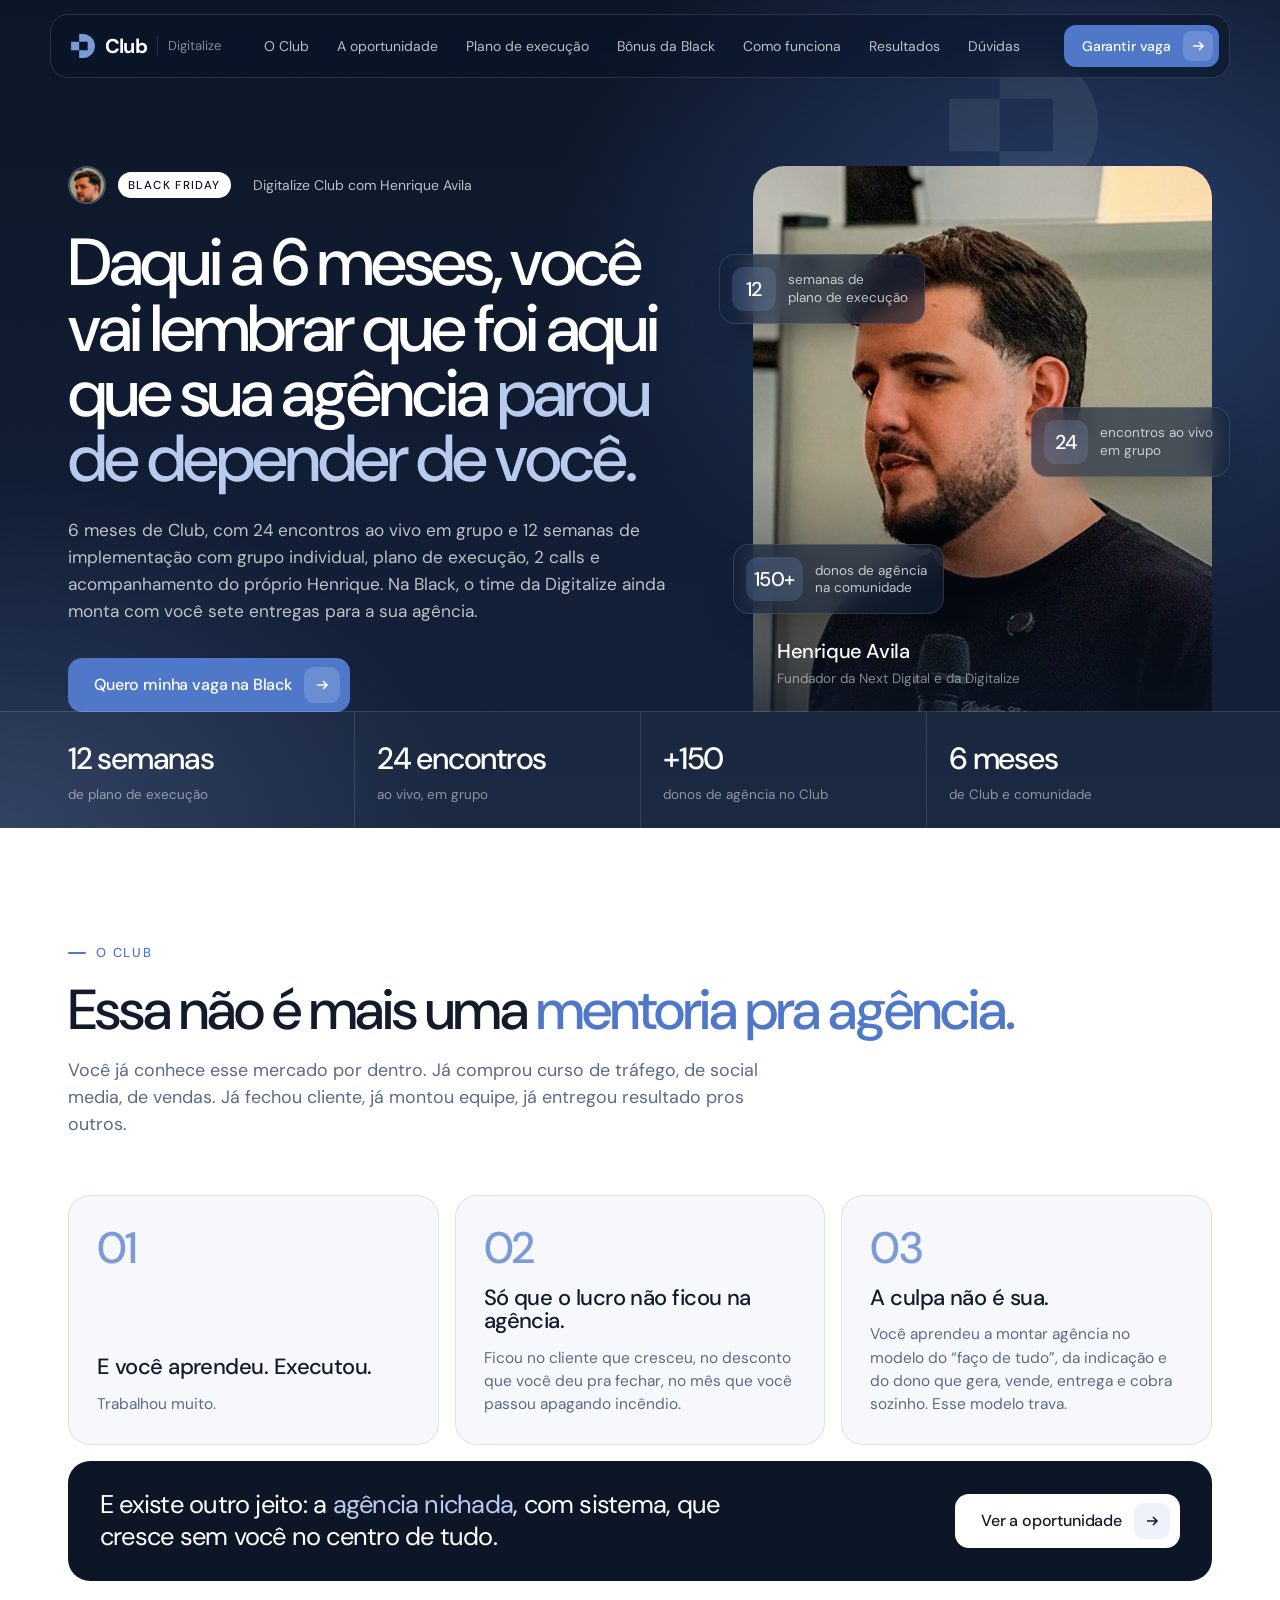
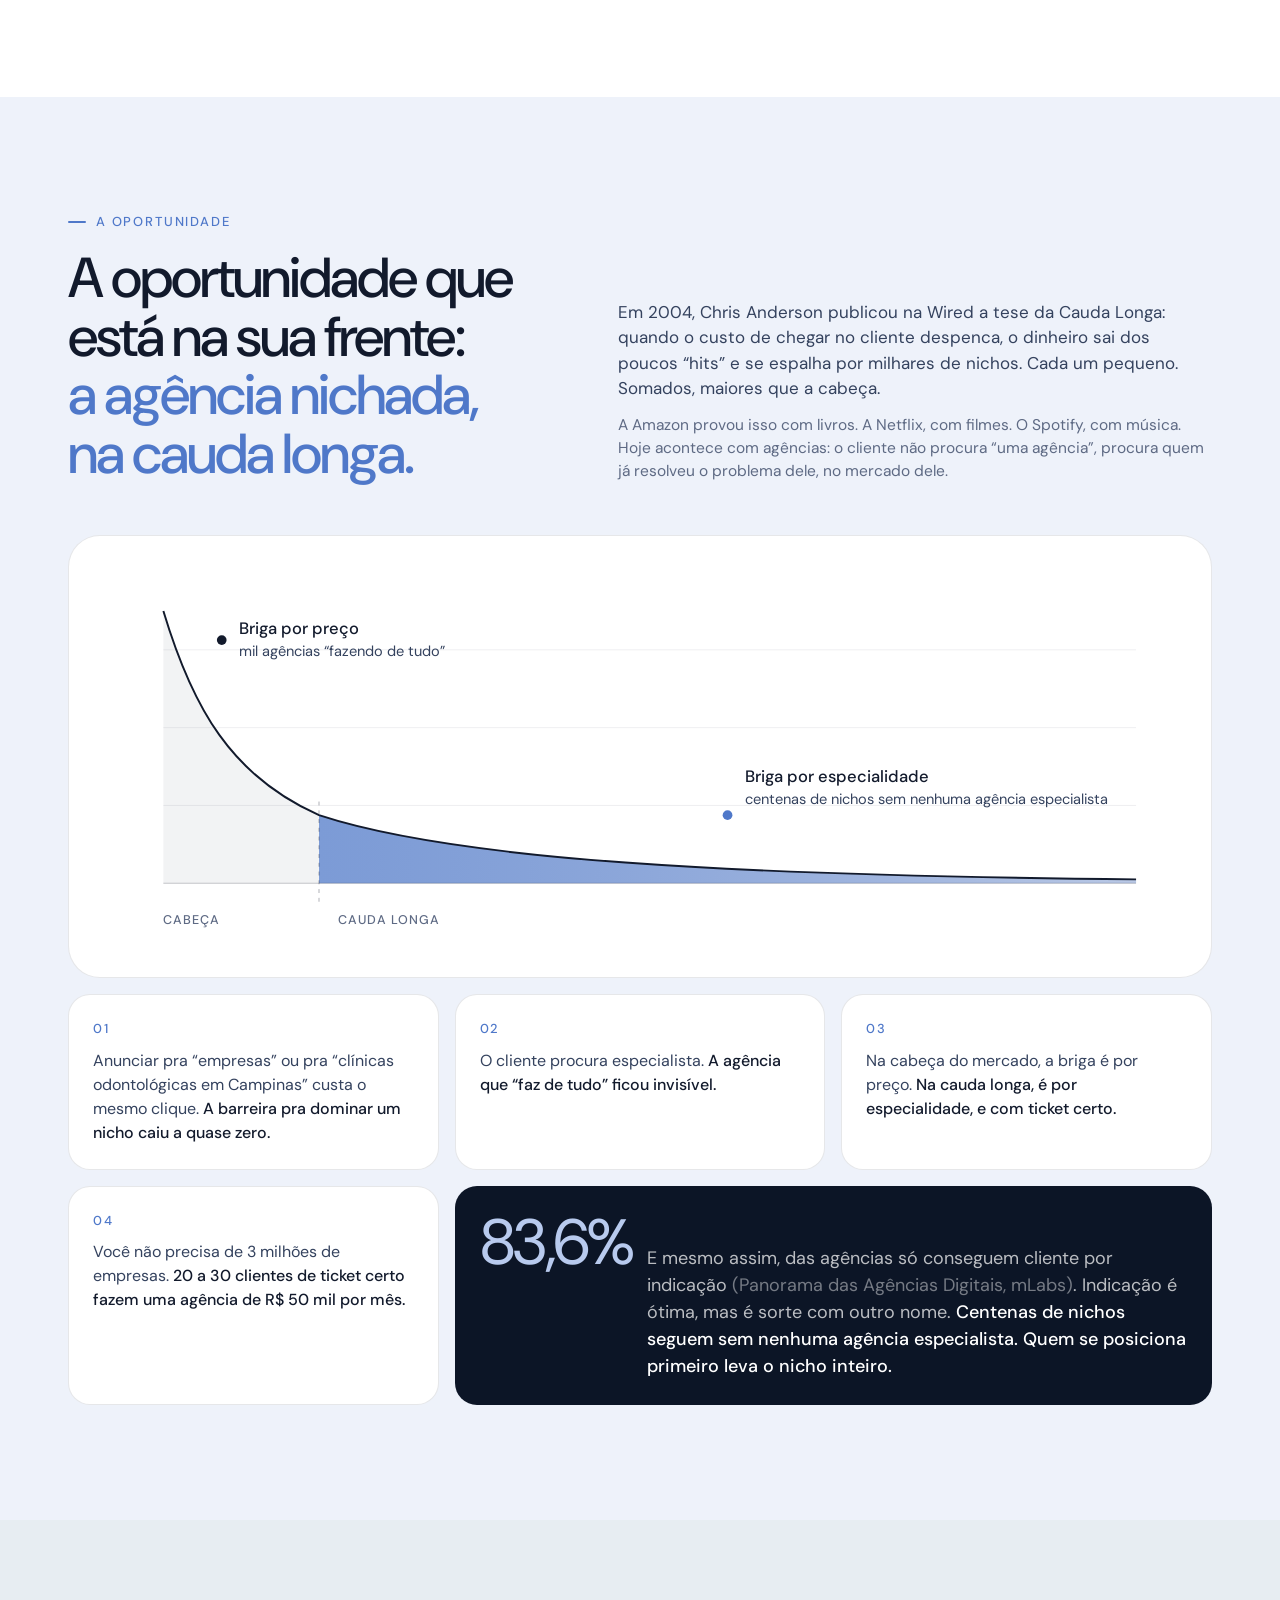
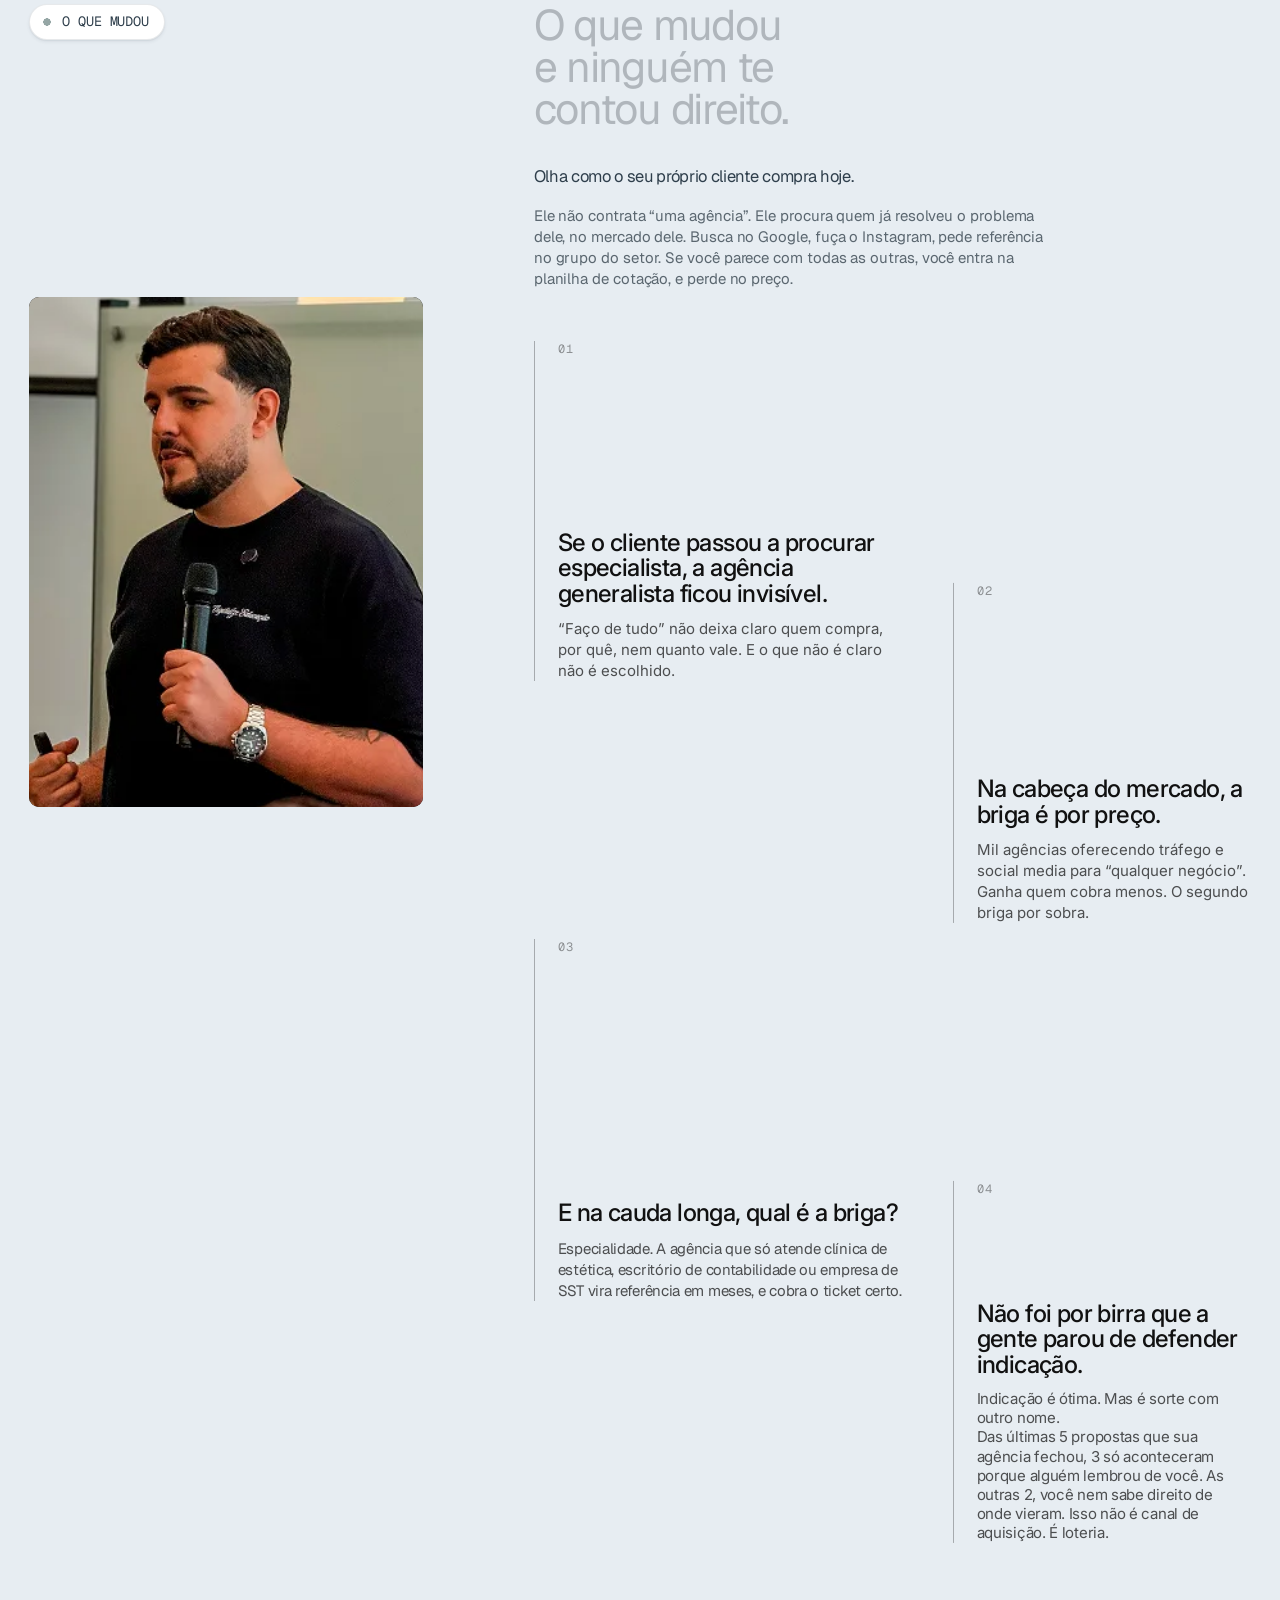
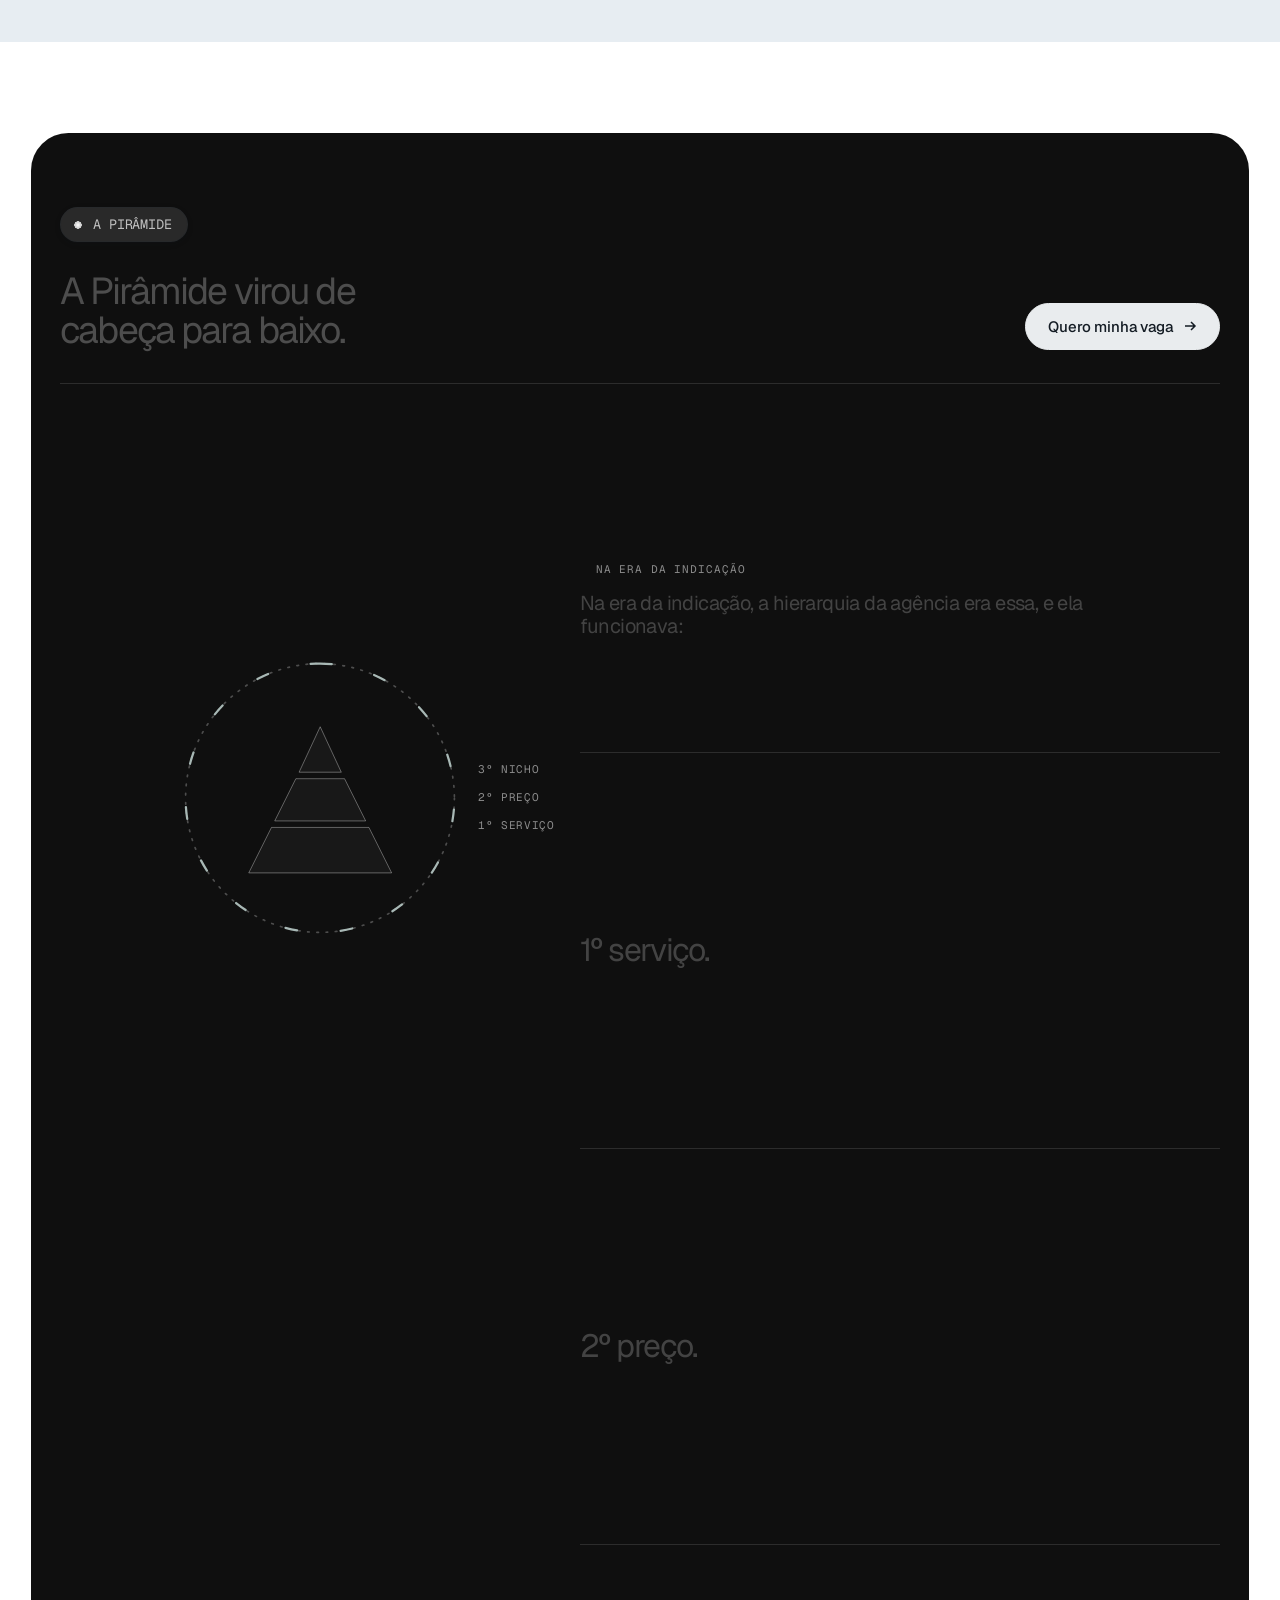
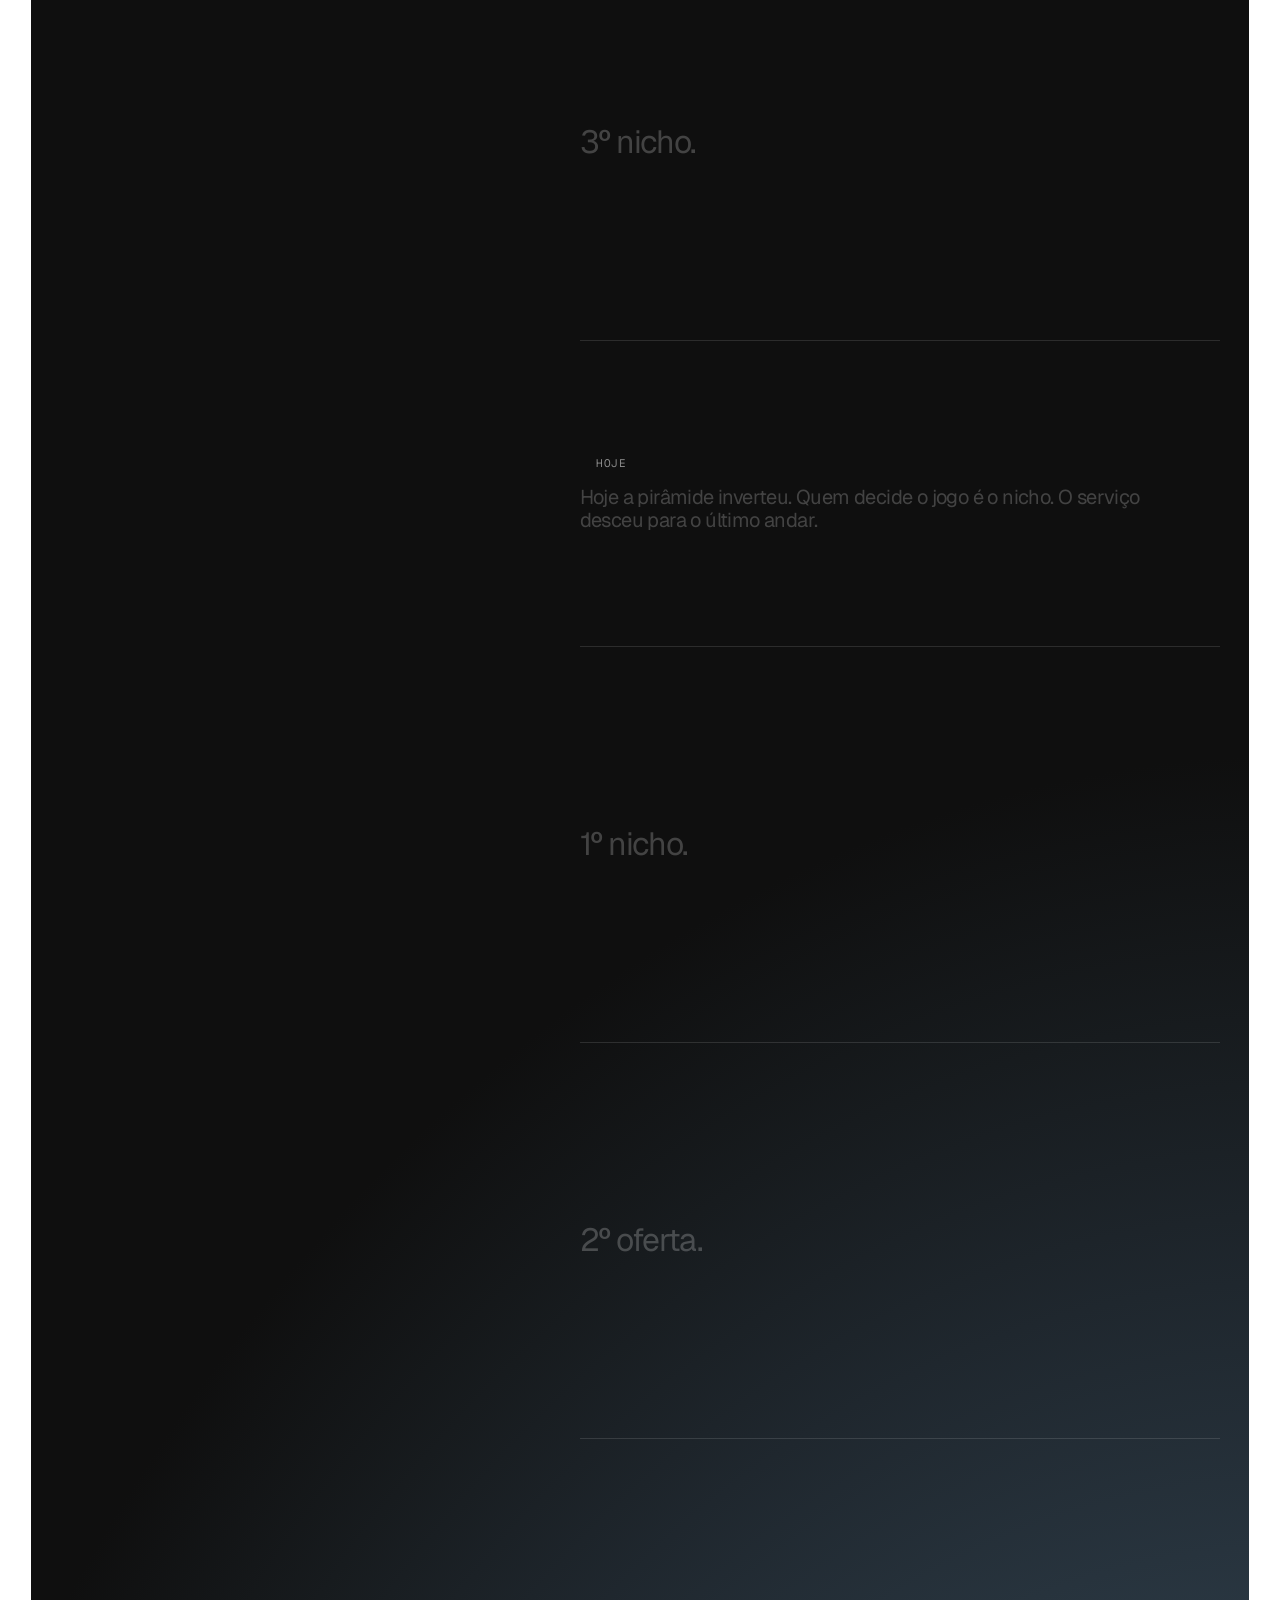
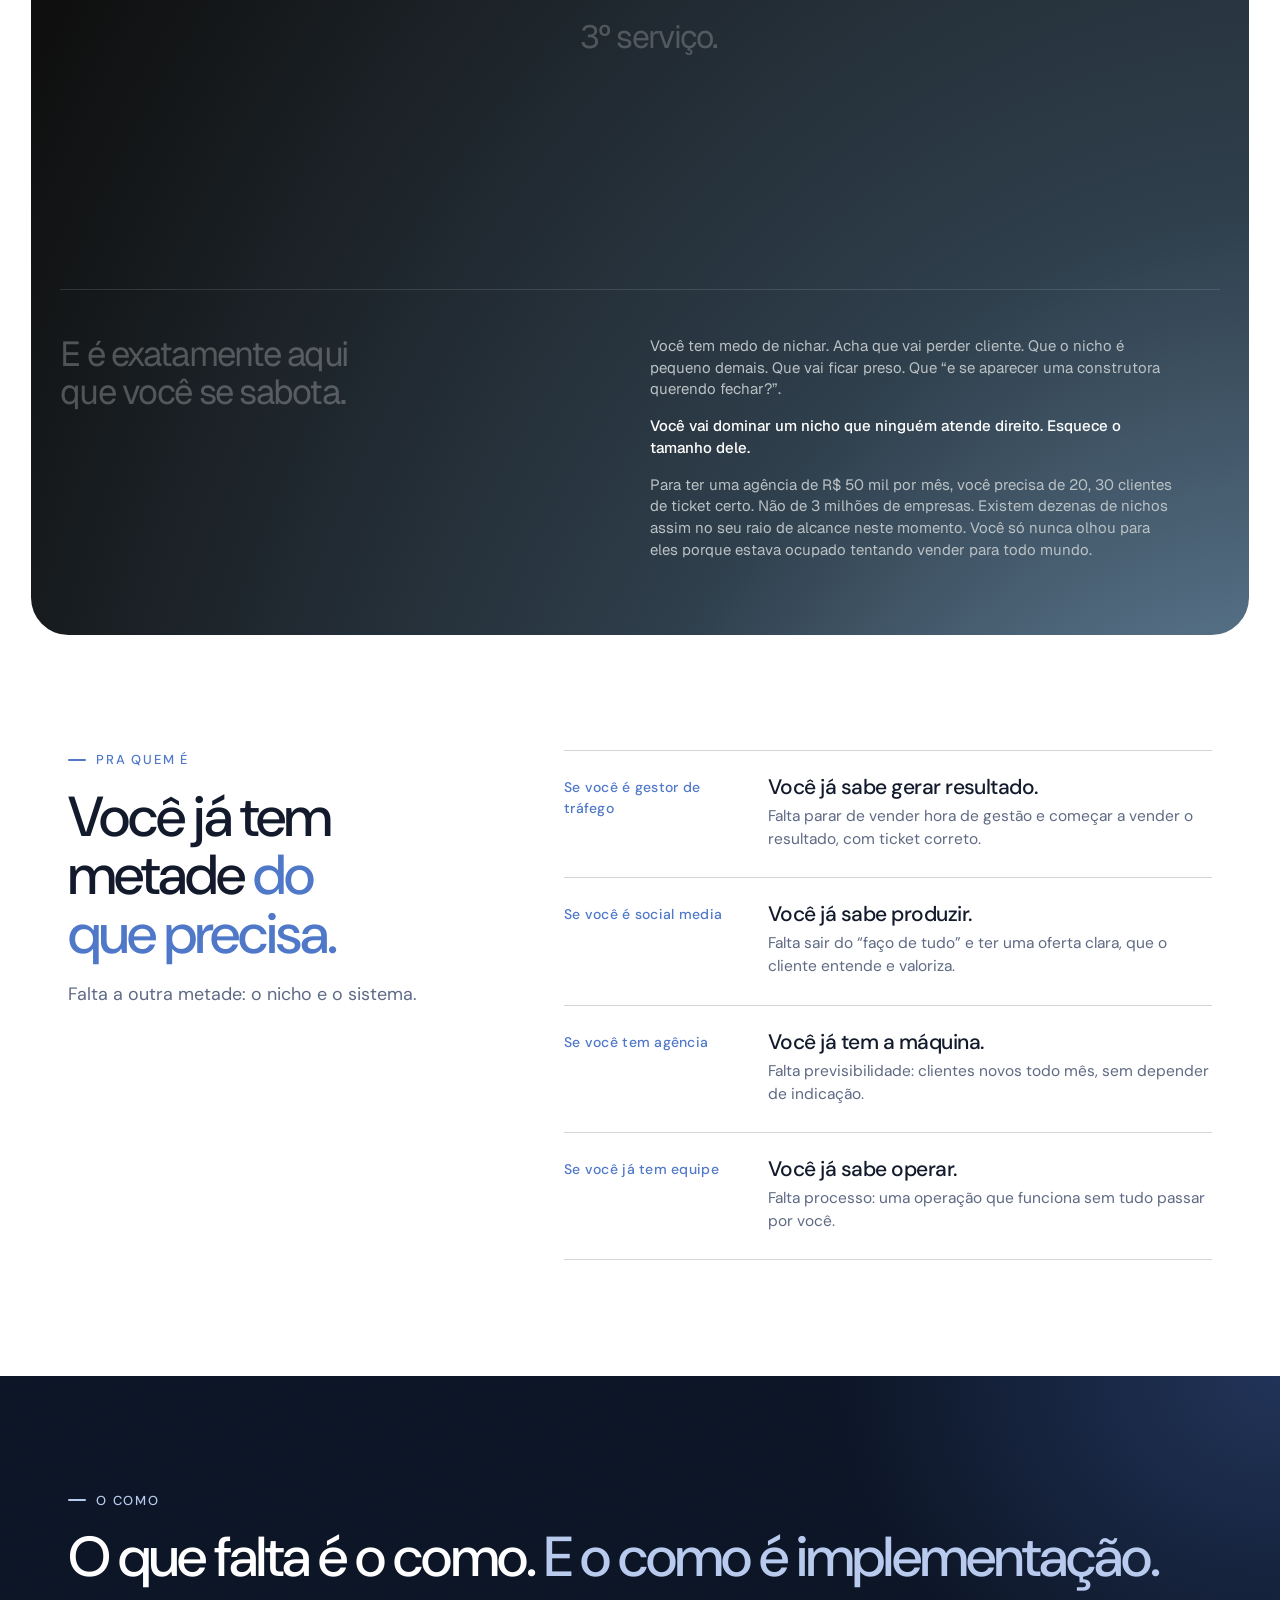
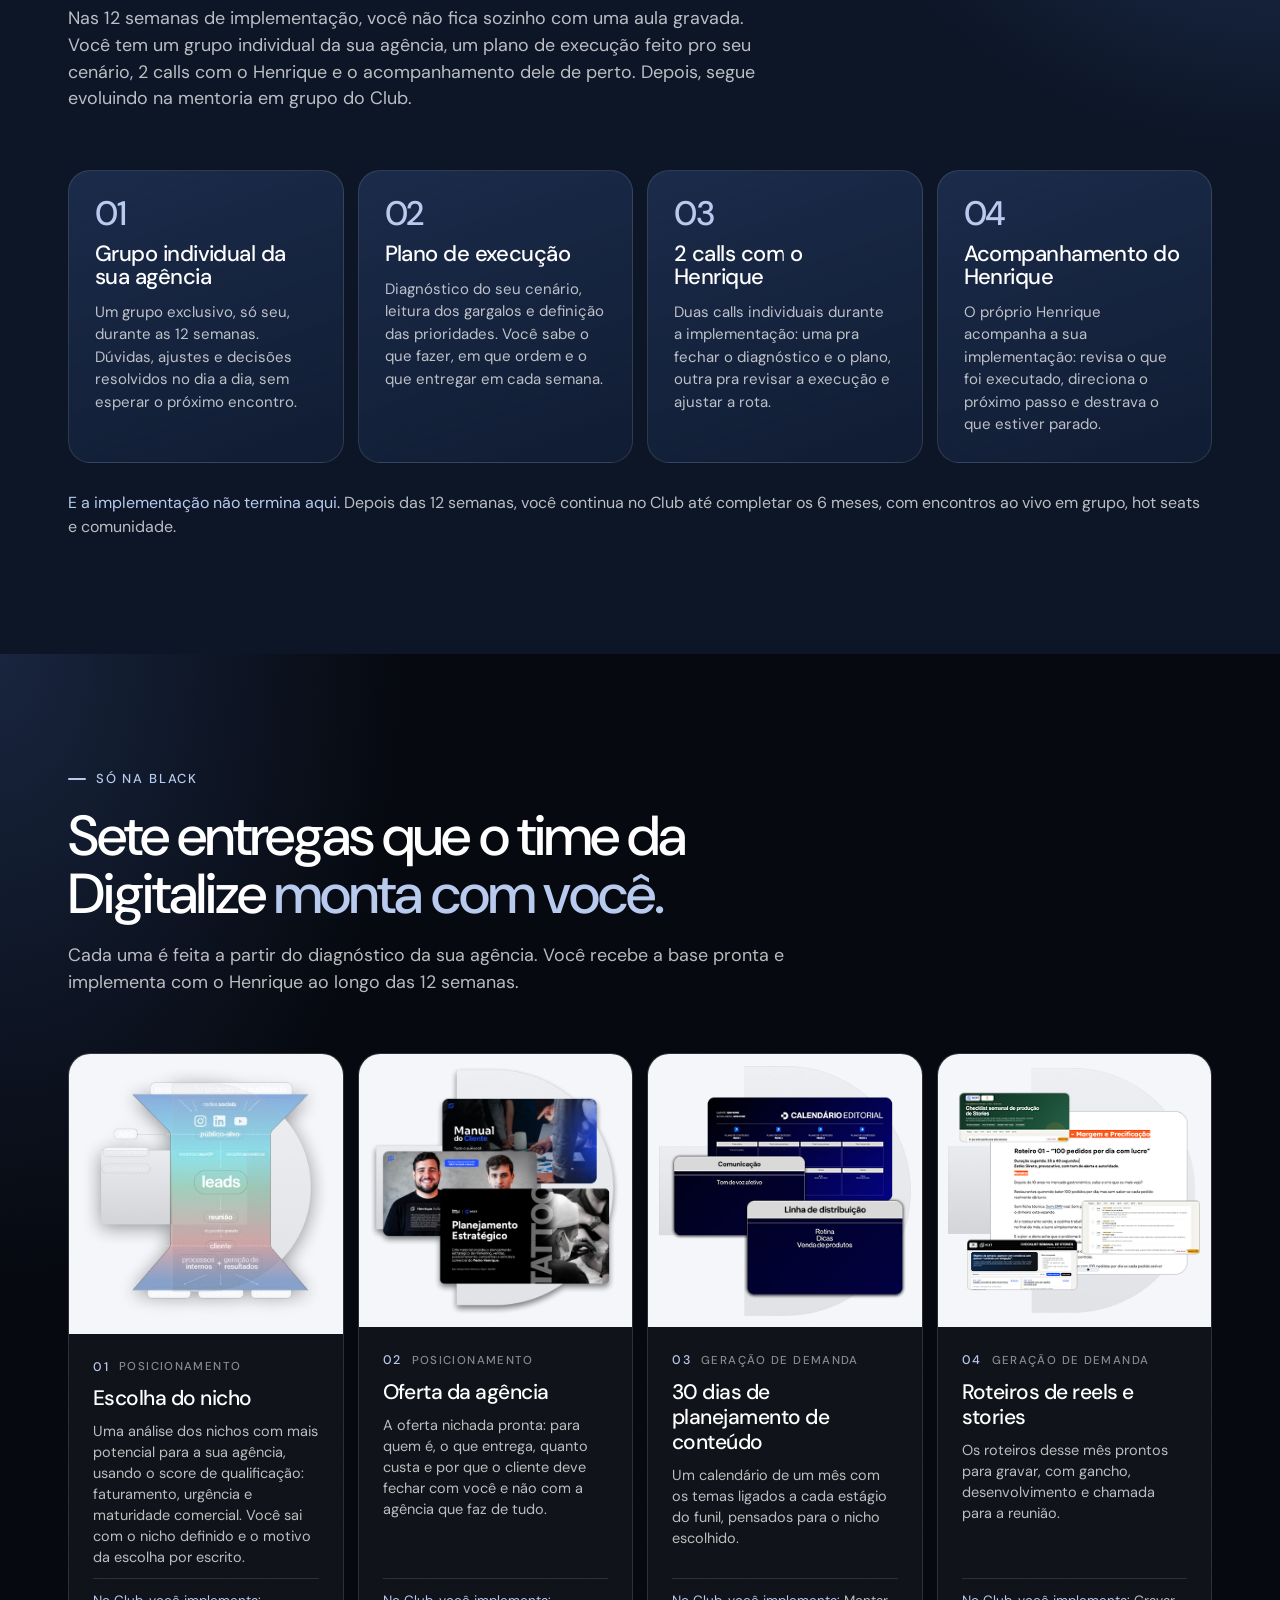
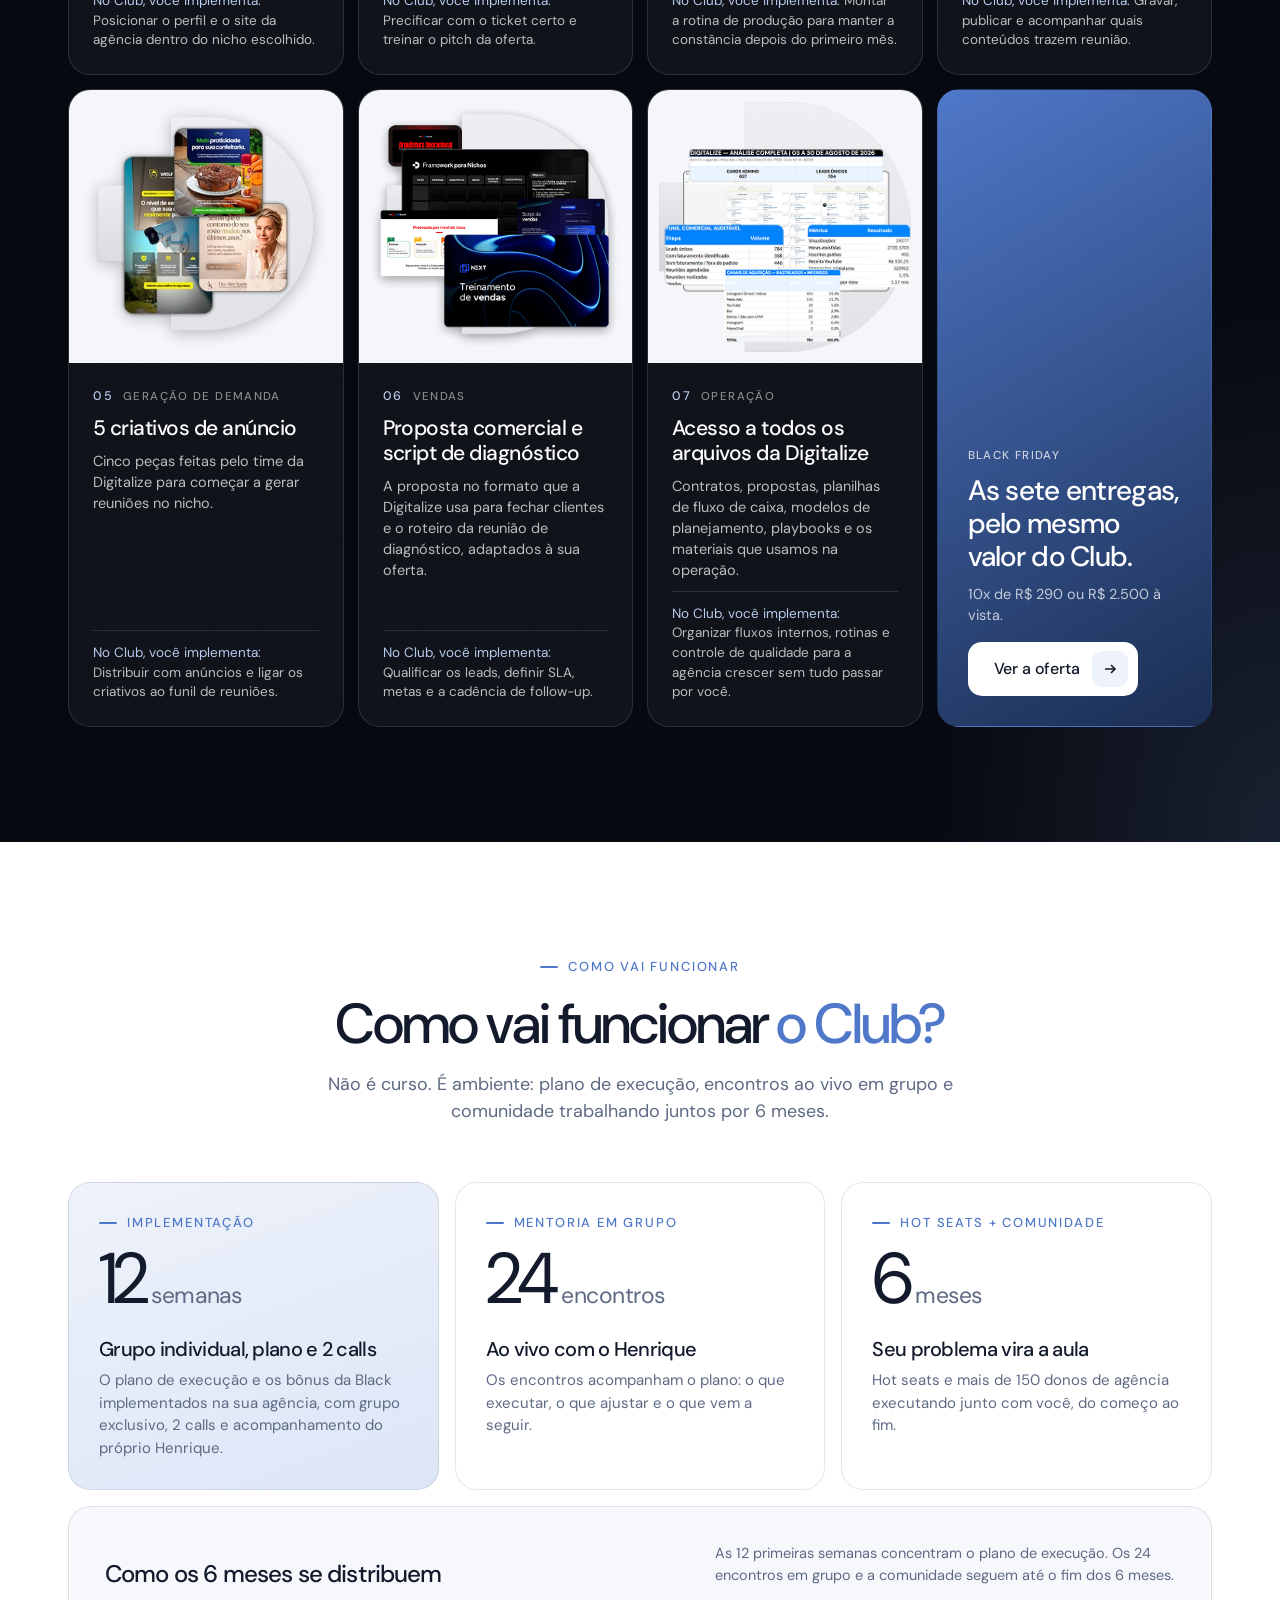
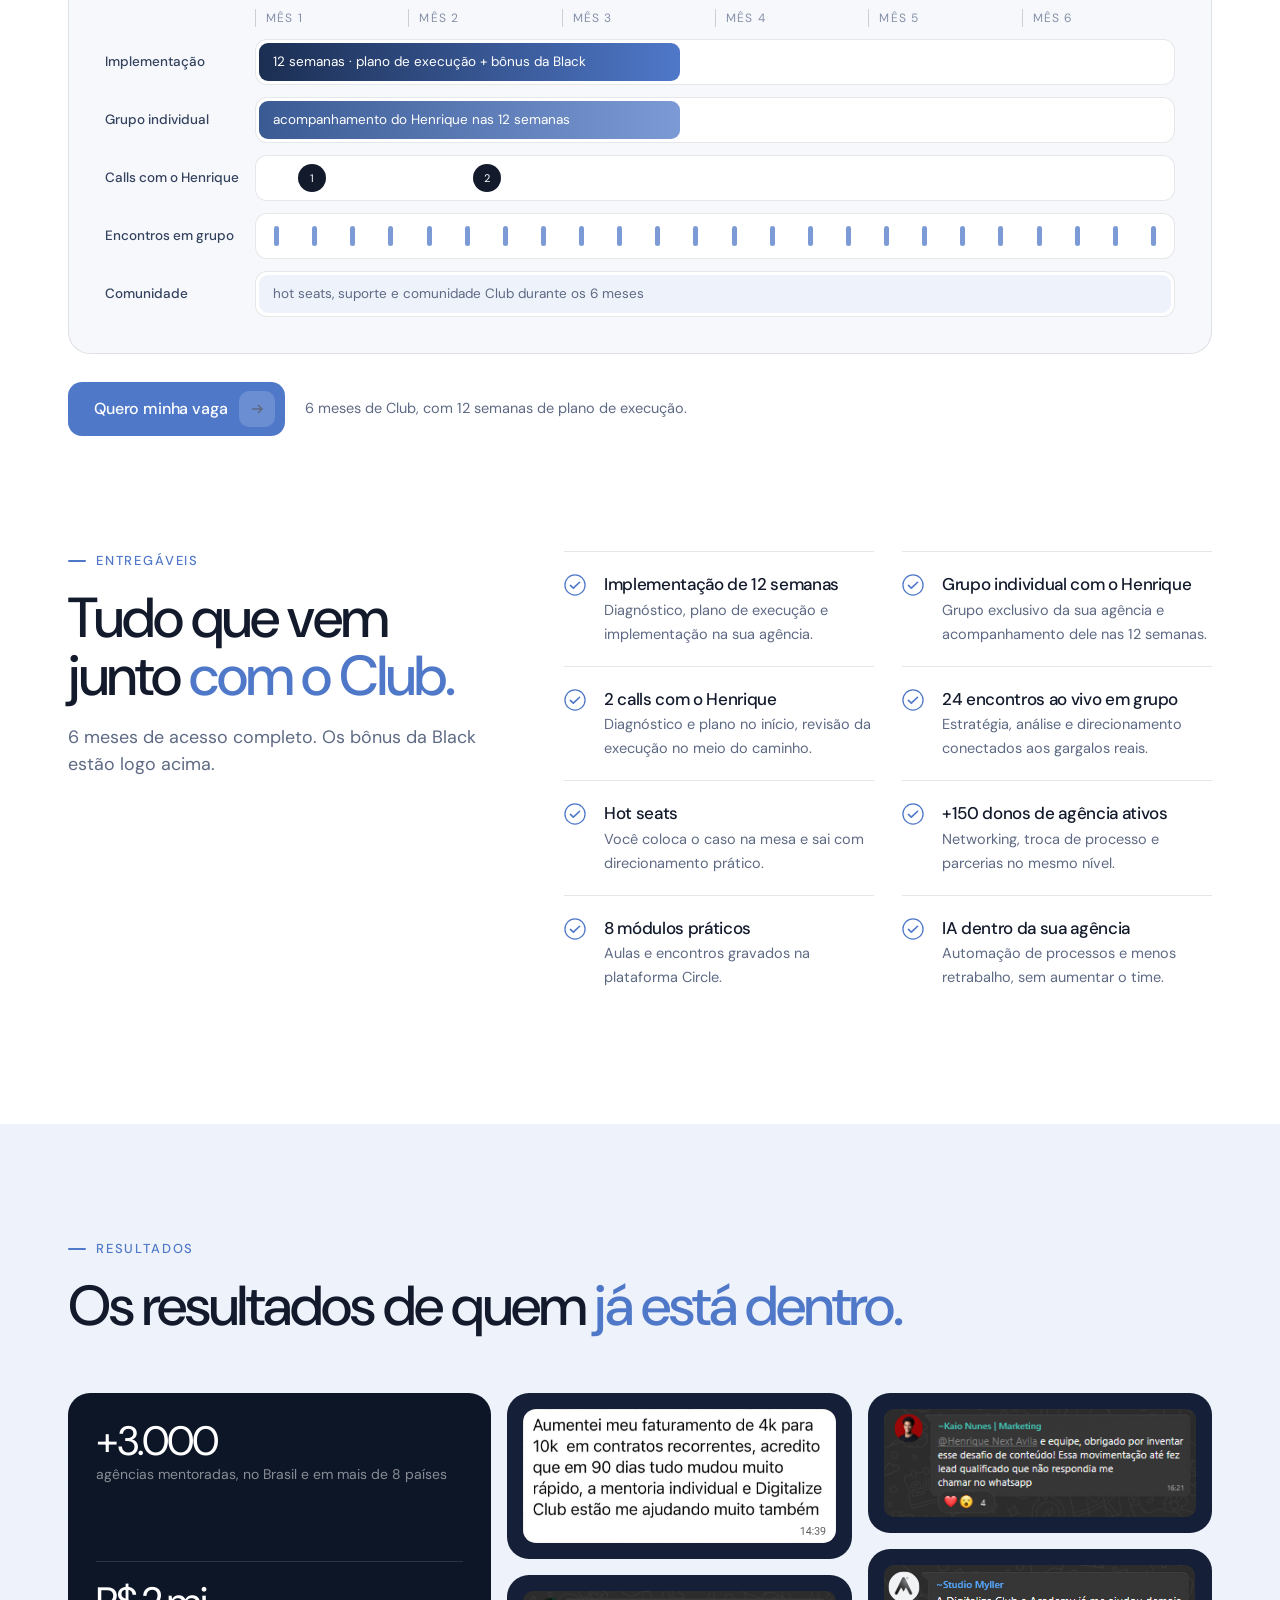
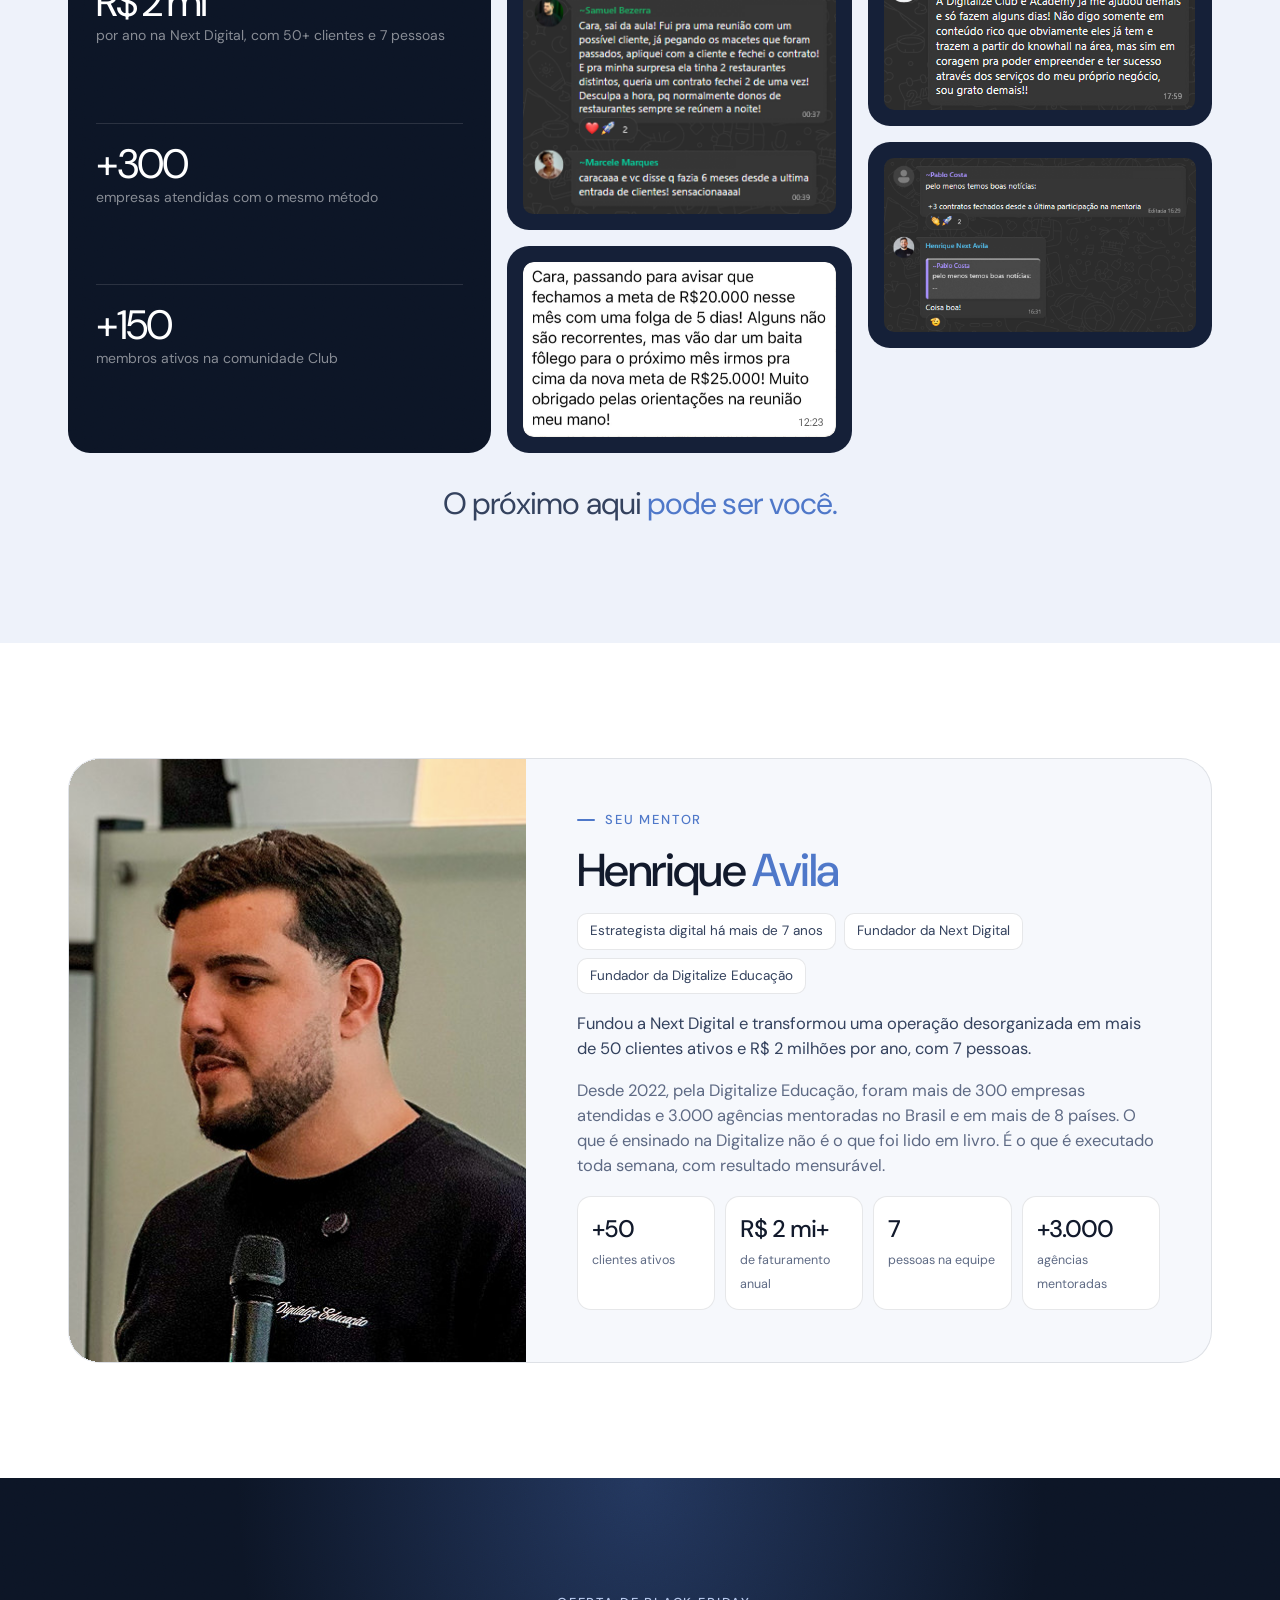
<file: site-club-proposta/index.html>
<!DOCTYPE html>
<html lang="pt-BR">
<head>
<meta charset="UTF-8">
<meta name="viewport" content="width=device-width, initial-scale=1.0, viewport-fit=cover">
<title>Club Black Friday</title>
<meta name="description" content="6 meses de Club com Henrique Avila: 24 encontros ao vivo em grupo e um plano de execução de 12 semanas pra posicionar sua agência num nicho. 10x de R$ 290 ou R$ 2.500 à vista.">
<link rel="preconnect" href="https://fonts.googleapis.com">
<link rel="preconnect" href="https://fonts.gstatic.com" crossorigin>
<link href="https://fonts.googleapis.com/css2?family=Geist:wght@300;400;500&family=Geist+Mono:wght@400&family=Inter:wght@400;500&display=swap" rel="stylesheet">
<link href="https://fonts.googleapis.com/css2?family=DM+Sans:opsz,wght@9..40,300;9..40,400;9..40,500;9..40,700&family=Instrument+Serif:ital@0;1&display=swap" rel="stylesheet">
<style>
/* Digitalize Club · layout próprio
   Paleta: azuis suaves da Digitalize, acabamento fosco (grão), tipografia DM Sans + Instrument Serif itálico */
:root{
  --navy:#0C1526;--navy2:#13213B;--deep:#1B2E52;
  --blue:#4F78C9;--blue2:#7C9BD6;--blue3:#B8CAEE;
  --ice:#EEF2FA;--ice2:#F6F8FC;--paper:#FFFFFF;
  --ink:#121A2C;--ink2:#34425E;--ink3:#5E6A84;--ink4:#8590A8;
  --line:rgba(18,26,44,.10);--line2:rgba(18,26,44,.18);
  --wl:rgba(255,255,255,.12);--wt:rgba(255,255,255,.72);--wt2:rgba(255,255,255,.5);
  --sans:"DM Sans","Helvetica Neue",Arial,sans-serif;--serif:"Instrument Serif",Georgia,serif;
  --r:22px;--r-lg:32px;--wrap:1240px;--gut:clamp(18px,4vw,48px);
  --ez:cubic-bezier(.2,.8,.2,1);
}
*{box-sizing:border-box;margin:0;padding:0}
html{scroll-behavior:smooth}
body{font-family:var(--sans);font-size:16px;line-height:1.5;color:var(--ink);background:var(--paper);-webkit-font-smoothing:antialiased;overflow-x:hidden}
img,svg{display:block;max-width:100%}
a{color:inherit;text-decoration:none}
button{font:inherit;color:inherit;background:none;border:0;cursor:pointer}
:focus-visible{outline:2px solid var(--blue2);outline-offset:3px}
.wrap{width:100%;max-width:var(--wrap);margin:0 auto;padding-inline:var(--gut)}
.it{font-style:normal;font-weight:inherit;letter-spacing:inherit;color:var(--blue)}
.dark .it{color:var(--blue3)}
.grain{position:absolute;inset:0;pointer-events:none;opacity:.07;mix-blend-mode:overlay;background-image:url("data:image/svg+xml;utf8,<svg xmlns='http://www.w3.org/2000/svg' width='160' height='160'><filter id='n'><feTurbulence type='fractalNoise' baseFrequency='.9' numOctaves='2' stitchTiles='stitch'/></filter><rect width='100%' height='100%' filter='url(%23n)'/></svg>")}

/* rótulos e botões */
.tag{display:inline-flex;align-items:center;gap:10px;font-size:13px;font-weight:500;letter-spacing:.14em;text-transform:uppercase;color:var(--blue)}
.tag::before{content:"";width:18px;height:2px;border-radius:2px;background:currentColor}
.dark .tag{color:var(--blue3)}
.btn{display:inline-flex;align-items:center;gap:12px;height:54px;padding:0 10px 0 26px;border-radius:14px;background:var(--blue);color:#fff;font-weight:500;font-size:16px;letter-spacing:-.01em;transition:background .3s,transform .3s var(--ez)}
.btn .ar{width:36px;height:36px;border-radius:10px;background:rgba(255,255,255,.16);display:grid;place-items:center;transition:transform .35s var(--ez)}
.btn .ar svg{width:14px;height:14px}
.btn:hover{background:#4570C2}.btn:hover .ar{transform:translateX(3px)}
.btn.light{background:#fff;color:var(--ink)}.btn.light .ar{background:var(--ice)}
.btn.light:hover{background:var(--ice2)}
.btn.out{background:transparent;color:var(--ink);box-shadow:inset 0 0 0 1px var(--line2)}.btn.out .ar{background:var(--ice)}

h1,h2,h3{font-weight:500;letter-spacing:-.035em;line-height:1.04}
.h2{font-size:clamp(34px,4.4vw,58px);text-wrap:balance}
.h2 .it{font-size:1em}
.sub{font-size:clamp(17px,1.4vw,20px);color:var(--ink3);line-height:1.5;max-width:60ch}
.dark .sub{color:var(--wt)}
.sec{padding-block:clamp(72px,9vw,128px);position:relative}
.sec-head{display:flex;flex-direction:column;gap:18px;margin-bottom:clamp(36px,4.5vw,64px)}
.sec-head.center{align-items:center;text-align:center}
.sec-head.center .sub{margin-inline:auto}

/* reveal */
.rv{opacity:0;transform:translateY(24px);transition:opacity .9s var(--ez),transform .9s var(--ez)}
.rv.in{opacity:1;transform:none}
@media (prefers-reduced-motion:reduce){.rv{opacity:1;transform:none;transition:none}html{scroll-behavior:auto}}

/* ===== NAV ===== */
.nav{position:fixed;top:14px;left:50%;transform:translateX(-50%);z-index:50;width:min(calc(100% - 28px),1180px);display:flex;align-items:center;justify-content:space-between;gap:16px;padding:10px 10px 10px 20px;border-radius:18px;background:rgba(12,21,38,.55);backdrop-filter:blur(16px) saturate(1.3);-webkit-backdrop-filter:blur(16px) saturate(1.3);border:1px solid var(--wl);color:#fff;transition:background .4s}
.nav.solid{background:rgba(12,21,38,.86)}
.nav .brand{display:flex;align-items:center;gap:10px;font-weight:700;font-size:20px;letter-spacing:-.04em}
.nav .brand svg{width:24px;height:24px;color:var(--blue2)}
.nav .brand small{font-weight:400;font-size:13px;letter-spacing:0;color:var(--wt2);padding-left:10px;border-left:1px solid var(--wl)}
.nav ul{display:flex;gap:4px;list-style:none}
.nav ul a{display:block;padding:8px 12px;border-radius:10px;font-size:14px;color:var(--wt);transition:background .3s,color .3s}
.nav ul a:hover{background:rgba(255,255,255,.08);color:#fff}
.nav .btn{height:42px;font-size:14px;padding:0 6px 0 18px;border-radius:12px}
.nav .btn .ar{width:30px;height:30px;border-radius:8px}

/* ===== HERO ===== */
.hero{position:relative;overflow:hidden;background:var(--navy);color:#fff;padding:clamp(120px,13vw,170px) 0 0}
.hero::before{content:"";position:absolute;inset:0;background:radial-gradient(60% 70% at 85% 30%,rgba(79,120,201,.38),transparent 70%),radial-gradient(50% 60% at 0% 100%,rgba(124,155,214,.22),transparent 70%),linear-gradient(180deg,var(--navy) 0%,var(--navy2) 100%)}
.hero .mark{position:absolute;right:-6%;top:6%;width:min(52vw,720px);opacity:.07;color:#fff}
.hero-grid{position:relative;display:grid;grid-template-columns:minmax(0,1.15fr) minmax(0,.85fr);gap:clamp(32px,5vw,72px);align-items:end}
.hero .eyebrow{display:flex;align-items:center;gap:12px;font-size:14px;color:var(--wt)}
.hero .eyebrow img{width:38px;height:38px;border-radius:50%;object-fit:cover;border:2px solid rgba(255,255,255,.25)}
.hero h1{margin-top:26px;font-size:clamp(40px,5.2vw,74px);line-height:.98;letter-spacing:-.045em}
.hero h1 .it{color:var(--blue3)}
.hero .lede{margin-top:26px;font-size:clamp(17px,1.35vw,20px);line-height:1.55;color:var(--wt);max-width:54ch}
.hero .ctas{margin-top:34px;display:flex;align-items:center;gap:22px;flex-wrap:wrap}
.hero .price-hint{font-size:14px;color:var(--wt2);line-height:1.4}
.hero .price-hint b{display:block;color:#fff;font-weight:500;font-size:16px}
.hero-photo{position:relative;align-self:stretch;min-height:520px}
.hero-photo .ph{position:absolute;inset:0 0 0 0;border-radius:var(--r-lg) var(--r-lg) 0 0;overflow:hidden;background:var(--deep)}
.hero-photo .ph img{width:100%;height:100%;object-fit:cover;object-position:50% 18%;filter:saturate(.85)}
.hero-photo .ph::after{content:"";position:absolute;inset:0;background:linear-gradient(180deg,transparent 55%,rgba(12,21,38,.75))}
.chip{position:absolute;z-index:2;display:flex;align-items:center;gap:12px;padding:12px 16px 12px 12px;border-radius:16px;background:rgba(19,33,59,.62);backdrop-filter:blur(14px);-webkit-backdrop-filter:blur(14px);border:1px solid var(--wl);box-shadow:0 18px 40px -20px rgba(0,0,0,.6)}
.chip b{display:grid;place-items:center;min-width:44px;height:44px;padding:0 8px;border-radius:12px;background:rgba(124,155,214,.22);font-weight:500;font-size:20px;letter-spacing:-.03em}
.chip span{font-size:13.5px;line-height:1.3;color:var(--wt)}
.chip.c1{left:-34px;top:16%}.chip.c2{right:-18px;top:44%}.chip.c3{left:-20px;bottom:18%}
.hero-photo .cap{position:absolute;left:24px;bottom:22px;z-index:2}
.hero-photo .cap b{display:block;font-weight:500;font-size:20px;letter-spacing:-.02em}
.hero-photo .cap span{font-size:13.5px;color:var(--wt2)}
.hero-base{position:relative;margin-top:-1px;border-top:1px solid var(--wl);background:rgba(255,255,255,.03)}
.hero-base .row{display:grid;grid-template-columns:repeat(4,1fr)}
.hero-base .cell{padding:24px 22px;border-left:1px solid var(--wl);display:flex;flex-direction:column;gap:4px}
.hero-base .cell:first-child{border-left:0;padding-left:0}
.hero-base .cell b{font-weight:500;font-size:clamp(26px,2.4vw,34px);letter-spacing:-.04em;white-space:nowrap}
.hero-base .cell span{font-size:13.5px;color:var(--wt2);line-height:1.3}

/* ===== DIAGNÓSTICO ===== */
.diag .cards{display:grid;grid-template-columns:repeat(3,1fr);gap:16px}
.dcard{position:relative;padding:30px 28px 28px;border-radius:var(--r);background:var(--ice2);border:1px solid var(--line);display:flex;flex-direction:column;gap:14px;min-height:250px}
.dcard .n{font-style:normal;font-weight:500;letter-spacing:-.04em;font-size:44px;line-height:1;color:var(--blue2)}
.dcard h3{font-size:22px;letter-spacing:-.025em;margin-top:auto}
.dcard p{font-size:15.5px;color:var(--ink3)}
.turn{margin-top:16px;display:flex;align-items:center;justify-content:space-between;gap:24px;padding:28px 32px;border-radius:var(--r);background:var(--navy);color:#fff;position:relative;overflow:hidden}
.turn p{font-size:clamp(20px,2vw,28px);letter-spacing:-.03em;line-height:1.25;max-width:36ch}
.turn p .it{color:var(--blue3)}

/* ===== CAUDA LONGA ===== */
.tese{background:var(--ice)}
.tese-top{display:grid;grid-template-columns:minmax(0,.9fr) minmax(0,1.1fr);gap:clamp(28px,5vw,72px);align-items:end;margin-bottom:clamp(32px,4vw,56px)}
.tese-top p{color:var(--ink2);font-size:17px;max-width:56ch}
.tese-top p+p{margin-top:12px;color:var(--ink3);font-size:15.5px}
.chart{position:relative;border-radius:var(--r-lg);background:var(--paper);border:1px solid var(--line);padding:clamp(18px,3vw,36px);overflow:hidden}
.chart{overflow-x:auto}.chart svg{width:100%;min-width:640px;height:auto}
.chart .lbl{font:500 13px var(--sans);fill:var(--ink3);letter-spacing:.08em}
.chart .ann{font:400 15px var(--sans);fill:var(--ink2)}
.chart .ann-b{font:500 17px var(--sans);fill:var(--ink)}
.chart .curve{stroke-dasharray:1;stroke-dashoffset:1;transition:stroke-dashoffset 2s var(--ez) .2s}
.chart .tail{opacity:0;transition:opacity 1.2s var(--ez) 1.2s}
.chart.in .curve{stroke-dashoffset:0}.chart.in .tail{opacity:1}
.reasons{margin-top:16px;display:grid;grid-template-columns:repeat(3,1fr);gap:16px}
.reason{padding:24px;border-radius:var(--r);background:var(--paper);border:1px solid var(--line);display:flex;flex-direction:column;gap:10px}
.reason .k{font-size:13px;letter-spacing:.12em;text-transform:uppercase;color:var(--blue);font-weight:500}
.reason p{font-size:16px;color:var(--ink2)}
.reason p b{font-weight:500;color:var(--ink)}
.reason.wide{grid-column:span 2;background:var(--navy);color:#fff;border-color:transparent;justify-content:center}
.reason.wide p{color:var(--wt);font-size:18px}
.reason.wide p b{color:#fff}
.stat-83{display:flex;align-items:baseline;gap:14px}
.stat-83>b{font-style:normal;font-weight:500;letter-spacing:-.04em;font-weight:400;font-size:64px;line-height:1;color:var(--blue3)}

/* ===== PRA QUEM ===== */
.who{display:grid;grid-template-columns:minmax(0,.8fr) minmax(0,1.2fr);gap:clamp(28px,5vw,72px);align-items:start}
.who .sticky{position:sticky;top:110px}
.who ul{list-style:none;border-top:1px solid var(--line2)}
.who li{display:grid;grid-template-columns:180px 1fr;gap:24px;padding:26px 0;border-bottom:1px solid var(--line2)}
.who li .p{font-size:14px;font-weight:500;color:var(--blue);letter-spacing:.02em}
.who li h3{font-size:21px;letter-spacing:-.025em;margin-bottom:6px}
.who li p{color:var(--ink3);font-size:15.5px}

/* ===== MÉTODO (escuro) ===== */
.metodo{background:var(--navy);color:#fff;overflow:hidden}
.metodo::before{content:"";position:absolute;inset:0;background:radial-gradient(50% 60% at 100% 0%,rgba(79,120,201,.3),transparent 70%)}
.metodo .wrap{position:relative}
.steps{position:relative;display:grid;grid-template-columns:repeat(5,1fr);gap:14px;counter-reset:s}
.steps::before{content:"";position:absolute;left:0;right:0;top:27px;height:1px;background:var(--wl)}
.step{position:relative;display:flex;flex-direction:column;gap:14px;padding-top:0}
.step .dot{width:56px;height:56px;border-radius:16px;display:grid;place-items:center;background:var(--navy2);border:1px solid var(--wl);font-style:normal;font-weight:500;letter-spacing:-.04em;font-size:26px;color:var(--blue3)}
.step h3{font-size:19px;letter-spacing:-.02em;line-height:1.2}
.step p{font-size:14.5px;color:var(--wt2)}

/* ===== FORMATO ===== */
.fmt{display:grid;grid-template-columns:repeat(3,1fr);gap:16px}
.fbox{position:relative;padding:30px;border-radius:var(--r);border:1px solid var(--line);background:var(--paper);display:flex;flex-direction:column;gap:10px;overflow:hidden}
.fbox.hi{background:linear-gradient(160deg,var(--ice) 0%,#DCE6F7 100%)}
.fbox .big{font-size:clamp(56px,5.6vw,80px);font-weight:400;letter-spacing:-.06em;line-height:1}
.fbox .big small{font-size:.32em;letter-spacing:-.02em;margin-left:6px;color:var(--ink3)}
.fbox h3{font-size:20px;margin-top:14px}
.fbox p{font-size:15px;color:var(--ink3)}
.cron{margin-top:16px;padding:clamp(22px,3vw,36px);border-radius:var(--r);border:1px solid var(--line);background:var(--ice2)}
.cron-h{display:flex;justify-content:space-between;align-items:end;gap:20px;margin-bottom:22px;flex-wrap:wrap}
.cron-h h3{font-size:24px}.cron-h p{font-size:14.5px;color:var(--ink3);max-width:46ch}
.tl-scroll{overflow-x:auto}
.tl{min-width:720px;display:flex;flex-direction:column;gap:12px}
.tl-m{display:grid;grid-template-columns:150px repeat(6,1fr);font-size:12px;letter-spacing:.1em;text-transform:uppercase;color:var(--ink4)}
.tl-m span{padding-left:10px;border-left:1px solid var(--line2)}
.tl-r{display:grid;grid-template-columns:150px 1fr;align-items:center}
.tl-r>span{font-size:13.5px;font-weight:500;color:var(--ink2)}
.tl-t{position:relative;height:46px;border-radius:12px;background:var(--paper);border:1px solid var(--line)}
.tl-impl{position:absolute;left:3px;top:3px;bottom:3px;width:0;border-radius:9px;background:linear-gradient(90deg,var(--deep),var(--blue));color:#fff;font-size:13.5px;display:flex;align-items:center;padding-left:14px;white-space:nowrap;overflow:hidden;transition:width 1.6s var(--ez) .2s}
.cron.in .tl-impl{width:calc((100% - 6px)*12/26)}
.tl-com{position:absolute;inset:3px;border-radius:9px;background:var(--ice);font-size:13.5px;color:var(--ink3);display:flex;align-items:center;padding-left:14px}
.tl-dot{position:absolute;top:50%;width:28px;height:28px;margin:-14px 0 0 -14px;border-radius:50%;background:var(--ink);color:#fff;font-size:11px;display:grid;place-items:center;font-style:normal}
.tl-tick{position:absolute;top:50%;width:5px;height:20px;margin:-10px 0 0 -2.5px;border-radius:3px;background:var(--blue2)}

/* ===== ENTREGÁVEIS ===== */
.deliv{display:grid;grid-template-columns:minmax(0,.8fr) minmax(0,1.2fr);gap:clamp(28px,5vw,72px)}
.checks{list-style:none;display:grid;grid-template-columns:1fr 1fr;gap:0 28px}
.checks li{display:grid;grid-template-columns:28px 1fr;gap:12px;padding:20px 0;border-top:1px solid var(--line)}
.checks li svg{width:22px;height:22px;color:var(--blue);margin-top:2px}
.checks b{display:block;font-weight:500;font-size:17px;letter-spacing:-.02em}
.checks span{font-size:14.5px;color:var(--ink3)}

/* ===== PROVA ===== */
.prova{background:var(--ice)}
.prova-grid{display:grid;grid-template-columns:minmax(0,.75fr) minmax(0,1.25fr);gap:16px}
.nums{display:grid;grid-template-rows:repeat(4,auto);border-radius:var(--r);background:var(--navy);color:#fff;padding:8px 28px;position:relative;overflow:hidden}
.nums div{padding:20px 0;border-bottom:1px solid var(--wl)}
.nums div:last-child{border-bottom:0}
.nums b{display:block;font-weight:400;font-size:clamp(34px,3.2vw,46px);letter-spacing:-.05em;line-height:1}
.nums span{font-size:14px;color:var(--wt2)}
.shots{columns:2;column-gap:16px}
.shot{break-inside:avoid;margin-bottom:16px;padding:16px;border-radius:var(--r);background:#152038;display:flex;justify-content:center}
.shot img{border-radius:10px;max-height:260px;width:auto}
.prova .close{margin-top:28px;font-size:clamp(22px,2.4vw,32px);letter-spacing:-.03em;text-align:center;color:var(--ink2)}
.prova .close .it{color:var(--blue)}

/* ===== MENTOR ===== */
.mentor{display:grid;grid-template-columns:minmax(0,.8fr) minmax(0,1.2fr);gap:0;border-radius:var(--r-lg);overflow:hidden;border:1px solid var(--line);background:var(--ice2)}
.mentor .pic{position:relative;min-height:520px;background:var(--deep)}
.mentor .pic img{position:absolute;inset:0;width:100%;height:100%;object-fit:cover;object-position:50% 18%;filter:saturate(.85)}
.mentor .txt{padding:clamp(28px,4vw,56px);display:flex;flex-direction:column;gap:18px}
.mentor h2{font-size:clamp(36px,3.6vw,52px)}
.mentor .roles{display:flex;flex-wrap:wrap;gap:8px}
.mentor .roles span{padding:7px 12px;border-radius:10px;background:var(--paper);border:1px solid var(--line);font-size:13.5px;color:var(--ink2)}
.mentor p{color:var(--ink2);font-size:16.5px}
.mentor .ms{display:grid;grid-template-columns:repeat(4,1fr);gap:10px;margin-top:auto}
.mentor .ms div{padding:14px;border-radius:14px;background:var(--paper);border:1px solid var(--line)}
.mentor .ms b{display:block;font-weight:500;font-size:24px;letter-spacing:-.04em}
.mentor .ms span{font-size:12.5px;color:var(--ink3)}

/* ===== OFERTA ===== */
.oferta{background:var(--navy);color:#fff;overflow:hidden}
.oferta::before{content:"";position:absolute;inset:0;background:radial-gradient(45% 55% at 50% 0%,rgba(79,120,201,.35),transparent 70%)}
.oferta .wrap{position:relative}
.offer{max-width:880px;margin:0 auto;border-radius:var(--r-lg);background:rgba(255,255,255,.04);border:1px solid var(--wl);backdrop-filter:blur(10px);-webkit-backdrop-filter:blur(10px);display:grid;grid-template-columns:1fr 1fr;overflow:hidden}
.offer .l{padding:clamp(26px,3.6vw,44px);border-right:1px solid var(--wl);display:flex;flex-direction:column;gap:8px}
.offer .l .x{font-size:18px;color:var(--wt)}
.offer .l .v{font-size:clamp(64px,7vw,96px);font-weight:400;letter-spacing:-.06em;line-height:.95}
.offer .l .av{font-size:16px;color:var(--wt)}
.offer .l .av b{color:#fff;font-weight:500}
.offer .l .btn{margin-top:auto;justify-content:space-between}
.offer .l .g{font-size:13.5px;color:var(--wt2);margin-top:12px}
.offer .r{padding:clamp(26px,3.6vw,44px)}
.offer .r h3{font-size:14px;letter-spacing:.12em;text-transform:uppercase;color:var(--blue3);font-weight:500;margin-bottom:10px}
.offer .r ul{list-style:none}
.offer .r li{display:flex;justify-content:space-between;gap:16px;padding:13px 0;border-bottom:1px solid var(--wl);font-size:15.5px;color:var(--wt)}
.offer .r li b{color:#fff;font-weight:500;white-space:nowrap}
.offer-note{max-width:640px;margin:28px auto 0;text-align:center;color:var(--wt2);font-size:15px}

/* ===== DECISÃO ===== */
.paths{display:grid;grid-template-columns:1fr 1fr;gap:16px}
.path{padding:32px;border-radius:var(--r);border:1px solid var(--line);display:flex;flex-direction:column;gap:14px;min-height:260px}
.path .k{font-size:13px;letter-spacing:.12em;text-transform:uppercase;font-weight:500;color:var(--ink4)}
.path h3{font-size:clamp(24px,2.4vw,32px);letter-spacing:-.03em}
.path p{color:var(--ink3);font-size:16px}
.path.b{background:linear-gradient(160deg,var(--deep),var(--navy));color:#fff;border-color:transparent}
.path.b .k{color:var(--blue3)}.path.b p{color:var(--wt)}
.path.b .btn{margin-top:auto;align-self:flex-start}

/* ===== FAQ ===== */
.faqg{display:grid;grid-template-columns:minmax(0,.7fr) minmax(0,1.3fr);gap:clamp(28px,5vw,72px)}
.qa{border-top:1px solid var(--line2)}
.q{border-bottom:1px solid var(--line2)}
.q button{width:100%;display:flex;justify-content:space-between;align-items:center;gap:20px;padding:22px 0;text-align:left;font-size:18px;font-weight:500;letter-spacing:-.02em}
.q .pm{flex:none;width:30px;height:30px;border-radius:9px;background:var(--ice);position:relative;transition:background .3s}
.q .pm::before,.q .pm::after{content:"";position:absolute;left:50%;top:50%;width:12px;height:1.5px;background:var(--ink);transform:translate(-50%,-50%);transition:transform .3s}
.q .pm::after{transform:translate(-50%,-50%) rotate(90deg)}
.q.open .pm{background:var(--blue)}.q.open .pm::before,.q.open .pm::after{background:#fff}.q.open .pm::after{transform:translate(-50%,-50%) rotate(0)}
.q .a{display:grid;grid-template-rows:0fr;transition:grid-template-rows .4s var(--ez)}
.q.open .a{grid-template-rows:1fr}
.q .a>div{overflow:hidden}
.q .a p{padding:0 50px 22px 0;color:var(--ink3);font-size:16px}

/* ===== FOOTER ===== */
.foot{background:var(--navy);color:var(--wt2);padding:48px 0 32px;position:relative;overflow:hidden}
.foot .row{position:relative;display:flex;justify-content:space-between;align-items:center;gap:24px;flex-wrap:wrap}
.foot .brand{display:flex;align-items:center;gap:10px;color:#fff;font-weight:700;font-size:22px;letter-spacing:-.04em}
.foot .brand svg{width:26px;height:26px;color:var(--blue2)}
.foot .legal{margin-top:28px;padding-top:20px;border-top:1px solid var(--wl);display:flex;justify-content:space-between;gap:16px;flex-wrap:wrap;font-size:13.5px}

/* barra mobile */
.mbar{position:fixed;left:12px;right:12px;bottom:12px;z-index:60;display:none;align-items:center;justify-content:space-between;gap:12px;padding:10px 10px 10px 16px;border-radius:16px;background:rgba(12,21,38,.9);backdrop-filter:blur(14px);-webkit-backdrop-filter:blur(14px);color:#fff;border:1px solid var(--wl);transform:translateY(140%);transition:transform .5s var(--ez)}
.mbar.show{transform:none}
.mbar b{display:block;font-weight:500;font-size:16px}.mbar small{font-size:12px;color:var(--wt2)}
.mbar .btn{height:44px;font-size:14px;padding:0 16px;border-radius:12px}

/* ===== RESPONSIVO ===== */
@media (max-width:1080px){
  .nav ul{display:none}
  .hero-grid{grid-template-columns:1fr}
  .hero-photo{min-height:440px;margin-inline:auto;width:min(100%,520px)}
  .chip.c1{left:-8px}.chip.c2{right:-8px}.chip.c3{left:-8px}
  .hero-base .row{grid-template-columns:repeat(2,1fr)}
  .hero-base .cell:nth-child(3){border-left:0;padding-left:0}
  .hero-base .cell:nth-child(-n+2){border-bottom:1px solid var(--wl)}
  .tese-top,.who,.deliv,.prova-grid,.faqg{grid-template-columns:1fr}
  .who .sticky{position:static}
  .reasons{grid-template-columns:1fr 1fr}.reason.wide{grid-column:span 2}
  .steps{grid-template-columns:1fr 1fr;row-gap:28px}.steps::before{display:none}
  .fmt{grid-template-columns:1fr}
  .mentor{grid-template-columns:1fr}.mentor .pic{min-height:420px}
  .mentor .ms{grid-template-columns:repeat(2,1fr)}
}
@media (max-width:720px){
  .nav .brand small{display:none}
  .hero{padding-top:110px}
  .hero-base .cell{flex-direction:column;gap:2px;padding:18px 14px}
  .diag .cards,.reasons,.paths,.checks{grid-template-columns:1fr}
  .reason.wide{grid-column:auto}
  .turn{flex-direction:column;align-items:flex-start}
  .who li{grid-template-columns:1fr;gap:6px}
  .steps{grid-template-columns:1fr}
  .shots{columns:1}
  .offer{grid-template-columns:1fr}.offer .l{border-right:0;border-bottom:1px solid var(--wl)}
  .mbar{display:flex}
  .stat-83{flex-direction:column;gap:8px}
  .chip span{font-size:12px}.chip b{min-width:38px;height:38px;font-size:17px}
  .foot .legal{padding-bottom:70px}
}

/* plano de execução */
.plan{margin-top:clamp(40px,4.5vw,64px);padding:clamp(22px,3vw,36px);border-radius:var(--r-lg);background:rgba(255,255,255,.04);border:1px solid var(--wl)}
.plan-h{display:flex;justify-content:space-between;align-items:end;gap:24px;flex-wrap:wrap;margin-bottom:24px}
.plan-h h3{font-size:clamp(24px,2.4vw,32px)}.plan-h h3 .it{color:var(--blue3)}
.plan-h p{color:var(--wt);font-size:15.5px;max-width:52ch}
.plan-g{display:grid;grid-template-columns:repeat(4,1fr);gap:12px}
.plan-g .ph{padding:20px;border-radius:16px;background:rgba(19,33,59,.7);border:1px solid var(--wl);display:flex;flex-direction:column;gap:10px}
.plan-g .w{font-size:12.5px;letter-spacing:.12em;text-transform:uppercase;color:var(--blue3)}
.plan-g h4{font-size:19px;font-weight:500;letter-spacing:-.02em}
.plan-g ul{list-style:none;display:flex;flex-direction:column;gap:6px}
.plan-g li{font-size:14px;color:var(--wt);padding-left:16px;position:relative}
.plan-g li::before{content:"";position:absolute;left:0;top:.6em;width:6px;height:6px;border-radius:50%;background:var(--blue2)}
.cta-c{margin-top:28px;display:flex;align-items:center;gap:20px;flex-wrap:wrap}
.cta-c span{font-size:14.5px;color:var(--ink3)}
.step h3{font-size:18px}
@media (max-width:1080px){.plan-g{grid-template-columns:1fr 1fr}}
@media (max-width:720px){.plan-g{grid-template-columns:1fr}}

.acomp{display:grid;grid-template-columns:repeat(4,1fr);gap:14px}
.ac{padding:26px;border-radius:var(--r);background:linear-gradient(160deg,rgba(79,120,201,.22),rgba(19,33,59,.6));border:1px solid var(--wl);display:flex;flex-direction:column;gap:12px}
.ac .n{font-style:normal;font-weight:500;letter-spacing:-.04em;font-size:34px;line-height:1;color:var(--blue3)}
.ac h3{font-size:22px;letter-spacing:-.025em}
.ac p{font-size:15px;color:var(--wt)}
.plan-g.j3{grid-template-columns:repeat(3,1fr)}
.plan-g .d{font-size:14.5px;color:var(--wt2)}
.plan .after{margin-top:20px;padding-top:18px;border-top:1px solid var(--wl);font-size:16px;color:var(--wt)}
.plan .after .it{color:var(--blue3)}
.tl-impl.alt{background:linear-gradient(90deg,#3A5A94,var(--blue2))}
@media (max-width:1080px){.acomp{grid-template-columns:1fr 1fr}.plan-g.j3{grid-template-columns:1fr}}
@media (max-width:720px){.acomp{grid-template-columns:1fr}}

.plan-g .dl{display:grid;grid-template-columns:1fr 1fr;gap:10px;margin-top:8px}
.plan-g figure{margin:0;border-radius:14px;background:rgba(255,255,255,.04);border:1px solid var(--wl);overflow:hidden;display:flex;flex-direction:column}
.plan-g .im{aspect-ratio:4/3;background:radial-gradient(80% 80% at 50% 40%,rgba(124,155,214,.18),rgba(12,21,38,.4));display:grid;place-items:center;padding:8px}
.plan-g .im img{max-width:100%;max-height:100%;object-fit:contain;filter:drop-shadow(0 8px 16px rgba(0,0,0,.35))}
.plan-g figcaption{padding:10px 12px 12px;display:flex;flex-direction:column;gap:3px}
.plan-g figcaption b{font-weight:500;font-size:14px;color:#fff;letter-spacing:-.01em;line-height:1.25}
.plan-g figcaption span{font-size:12.5px;color:var(--wt2);line-height:1.35}

.plan-g.j3{grid-template-columns:1fr}
.plan-g.j3 .ph{display:grid;grid-template-columns:280px 1fr;grid-template-rows:auto auto 1fr;column-gap:28px;row-gap:8px;padding:24px}
.plan-g.j3 .ph>.w,.plan-g.j3 .ph>h4,.plan-g.j3 .ph>.d{grid-column:1}
.plan-g.j3 .ph>h4{font-size:22px}
.plan-g.j3 .dl{grid-column:2;grid-row:1/4;grid-template-columns:repeat(4,1fr);margin-top:0}
@media (max-width:1080px){.plan-g.j3 .ph{grid-template-columns:1fr}.plan-g.j3 .dl{grid-column:1;grid-row:auto;grid-template-columns:1fr 1fr;margin-top:8px}}



/* dobras da cauda longa: o que mudou e pirâmide */
.ox{font-family:var(--font);font-size:15px;line-height:1.45;color:var(--t1);background:var(--paper);-webkit-font-smoothing:antialiased}
.ox .o-pyr{padding-bottom:clamp(56px,7.1vw,137px)}
.ox{
  
  --paper:#FFFFFF;--mist:#E7EDF2;--panel2:#F7F8F8;--black:#0F0F0F;--night:#0F141C;--card-dk:#181818;
  --t1:#141C24;--t2:#2F3F4C;--t3:#5B6770;--t4:#76828B;--t5:#8A8A8A;--t6:#5E5E5E;
  --line:rgba(27,43,59,.10);--line3:rgba(27,43,59,.2);--line4:rgba(27,43,59,.3);--line-ink:rgba(17,17,17,.3);
  --d1:#FFFFFF;--d2:#BAC1C4;--d3:rgba(255,255,255,.52);--dline:rgba(255,255,255,.12);
  --acc:#95A6A5;--acc2:#A8B8B5;--ebony:#1B2B3B;--charcoal:#2F3F4C;--slate:#76828B;
  
  --g0:#63819A;--g1:#496073;--g2:#2F3F4C;--g3:#1F272E;--g4:#171B1E;--g5:#0F0F0F;
  
  --font:"Geist","Helvetica Neue",Arial,sans-serif;--mono:"Geist Mono","SFMono-Regular",Menlo,monospace;--inter:"Helvetica Now Display","Inter","Helvetica Neue",Arial,sans-serif;
  
  --wrap:1512px;--pad:clamp(16px,2.4vw,46px);--gut:clamp(20px,2.3vw,44px);
  --r-panel:clamp(24px,2.92vw,56px);--r-card:clamp(14px,1.05vw,20px);--r-box:14px;--r-pill:64px;
  --ez:cubic-bezier(.16,1,.3,1);--ez2:cubic-bezier(.65,.05,.36,1);
  --sh-pill:0 1px 1px rgba(27,43,59,.05),0 2px 3.5px rgba(27,43,59,.07);--sh-pill-dk:0 1px 2px rgba(27,43,59,.05),0 2px 7px rgba(27,43,59,.07);
}
.ox,.ox *{box-sizing:border-box;margin:0;padding:0}
.ox img,.ox svg{display:block;max-width:100%}
.ox img{height:auto}
.ox a{color:inherit;text-decoration:none}
.ox button{font:inherit;color:inherit;background:none;border:0;cursor:pointer}
.ox .o-t64{font-weight:400;font-size:clamp(34px,3.33vw,63.9px);line-height:1.04;letter-spacing:-.05em;text-wrap:balance}
.ox .o-t56{font-weight:400;font-size:clamp(31px,2.92vw,56px);line-height:1.06;letter-spacing:-.05em;text-wrap:balance}
.ox .o-t52{font-weight:400;font-size:clamp(29px,2.71vw,52px);line-height:1.1;letter-spacing:-.05em;text-wrap:balance}
.ox .o-t40{font-weight:400;font-size:clamp(25px,2.08vw,39.9px);line-height:1.08;letter-spacing:-.048em;text-wrap:balance}
.ox .o-t33{font-weight:400;font-size:clamp(24px,1.71vw,32.8px);line-height:1;letter-spacing:-.05em;font-variant-numeric:tabular-nums}
.ox .o-lead{font-size:clamp(16.5px,1.09vw,20.9px);line-height:1.4;letter-spacing:-.02em;color:var(--t2)}
.ox .o-body{font-size:clamp(15px,.885vw,17px);line-height:1.4;letter-spacing:-.005em;color:var(--t3)}
.ox .o-small{font-size:clamp(13px,.755vw,14.5px);line-height:1.45;letter-spacing:-.004em;color:var(--t3)}
.ox .o-kick{font-size:13.5px;line-height:1.45;letter-spacing:-.01em;color:var(--t4)}
.ox .o-mono{font-family:var(--mono);font-size:12px;letter-spacing:.04em;font-weight:400;line-height:1.45}
.ox .o-cl{color:var(--t4)}
.ox .o-on-ink{color:#fff}
.ox .o-on-ink .o-lead,.ox .o-on-ink .o-body,.ox .o-on-ink .o-small{color:var(--d2)}
.ox .o-on-ink .o-cl{color:var(--d3)}
.ox b,.ox strong{font-weight:500;color:var(--t1)}
.ox .o-on-ink b,.ox .o-on-ink strong{color:#fff}
.ox .o-wrap{width:100%;max-width:var(--wrap);margin:0 auto;padding:0 var(--gut)}
.ox .o-panel{position:relative;margin:0 var(--pad);border-radius:var(--r-panel);overflow:hidden;overflow:clip;isolation:isolate}
.ox .o-panel>.o-wrap{position:relative;z-index:1}
.ox .o-bg-radial{background:var(--g5)}
.ox .o-mist{background:var(--mist)}
.ox .o-pill{display:inline-flex;align-self:flex-start;align-items:center;gap:9px;height:35.5px;padding:0 15px 0 11px;border:1px solid var(--line);border-radius:var(--r-pill);background:#fff;box-shadow:var(--sh-pill);font-size:13.5px;line-height:19.6px;letter-spacing:-.01em;color:var(--t2);white-space:nowrap}
.ox .o-pill.o-mono{font-size:13.5px;text-transform:uppercase;letter-spacing:-.01em}
.ox .o-pill i{width:12px;height:12px;flex:0 0 auto;border-radius:50%;background:radial-gradient(circle at 50% 50%,var(--acc) 0 42%,rgba(149,166,165,0) 46%)}
.ox .o-pill.o-dk{background:rgba(255,255,255,.11);border-color:rgba(27,43,59,.1);color:rgba(255,255,255,.7);box-shadow:var(--sh-pill-dk)}
.ox .o-pill.o-dk i{background:radial-gradient(circle at 50% 50%,#fff 0,#c8c8c8 42%,rgba(149,166,165,0) 46%)}
.ox .o-pill.o-glass{background:rgba(255,255,255,.05);border-color:rgba(255,255,255,.12);color:var(--d2);box-shadow:none;text-transform:none}
.ox .o-btn{position:relative;display:inline-flex;align-items:center;justify-content:center;gap:10px;height:47px;padding:0 22px;background:var(--t1);color:#F0F3F7;border:1px solid var(--t1);border-radius:var(--r-pill);font-size:15px;font-weight:500;letter-spacing:-.01em;line-height:21px;white-space:nowrap;overflow:hidden;isolation:isolate;transition:color .32s var(--ez2),border-color .32s,transform .32s var(--ez2)}
.ox .o-btn::before{content:"";position:absolute;inset:-1px;border-radius:inherit;background:var(--charcoal);transform:translateY(102%);transition:transform .55s var(--ez);z-index:-1}
.ox .o-btn:hover::before{transform:none}
.ox .o-btn:active{transform:scale(.985)}
.ox .o-btn svg{width:14px;height:14px;flex:none;transition:transform .4s var(--ez)}
.ox .o-btn:hover svg{transform:translateX(3px)}
.ox .o-btn.o-lt{background:#E9ECEE;border-color:#E9ECEE;color:var(--t1)}
.ox .o-btn.o-lt::before{background:#fff}
.ox .o-btn.o-ghost{background:transparent;color:var(--t1);border-color:var(--line3)}
.ox .o-btn.o-ghost::before{background:var(--t1)}
.ox .o-btn.o-ghost:hover{color:#fff}
.ox .o-btn.o-md{height:52px;padding:0 27px;font-size:15.5px}
.ox .o-note{font-size:13px;color:var(--t4);line-height:1.4}
.ox .o-on-ink .o-note{color:var(--d3)}
.ox .o-frame{position:relative;overflow:hidden;border-radius:var(--r-card);background:var(--ebony);isolation:isolate}
.ox .o-frame img{position:absolute;inset:0;width:100%;height:100%;object-fit:cover;transform:scale(1.06);transition:transform 1.25s var(--ez)}
.ox .o-frame:hover img{transform:scale(1.02)}
.ox .o-pix{width:28px;height:28px;color:var(--t1);flex:none}
.ox .o-pix rect{fill:currentColor;transition:opacity .15s}
.ox .o-on-ink .o-pix{color:#fff}
.ox .o-logo-h{height:19px;width:auto;color:currentColor}
.ox .o-logo-stack{width:clamp(120px,8.4vw,160px);height:auto}
.ox .o-logo-sym{width:26px;height:auto}
.ox [data-in]{--dl:0ms}
.ox [data-in="up"]{opacity:0;transform:translateY(34px);filter:blur(5px);transition:opacity 1.05s var(--ez) var(--dl),transform 1.05s var(--ez) var(--dl),filter 1.05s var(--ez) var(--dl)}
.ox [data-in="up"].o-in{opacity:1;transform:none;filter:none}
.ox [data-in="fade"]{opacity:0;transition:opacity 1.2s var(--ez) var(--dl)}
.ox [data-in="fade"].o-in{opacity:1}
.ox [data-in="stag"]>*{opacity:0;transform:translateY(32px);transition:opacity 1s var(--ez) var(--cd,0ms),transform 1s var(--ez) var(--cd,0ms)}
.ox [data-in="stag"].o-in>*{opacity:1;transform:none}
.ox [data-in="clip"]{clip-path:inset(0 0 100% 0);transition:clip-path 1.45s var(--ez) var(--dl)}
.ox [data-in="clip"].o-in{clip-path:inset(0 0 0 0)}
.ox [data-in="clip"] img{transform:scale(1.18);transition:transform 1.9s var(--ez) var(--dl)}
.ox [data-in="clip"].o-in img{transform:scale(1.03)}
.ox .o-lift{--lc:20,28,36}
.ox .o-lift.o-on-dark{--lc:255,255,255}
.ox .o-lift .o-w{display:inline-block;color:rgba(var(--lc),.26);transition:color .25s linear}
.ox .o-lift .o-w.o-br{color:rgba(var(--lc),1)}
.ox .o-lift .o-w.o-fr{color:var(--acc)}
.ox .o-lift .o-cl .o-w.o-br{color:rgba(var(--lc),.45)}
.ox .o-on-ink .o-lift .o-cl .o-w.o-br{color:rgba(255,255,255,.5)}
.ox .o-strip{border-top:1px solid var(--line4);border-bottom:1px solid var(--line4);margin-top:62px}
.ox .o-strip .o-row{display:grid;grid-template-columns:repeat(4,1fr)}
.ox .o-strip .o-cell{padding:clamp(28px,3vw,58px) clamp(14px,1.41vw,27px) clamp(26px,2.1vw,40px);border-left:1px solid var(--line4)}
.ox .o-strip .o-cell:first-child{border-left:0;padding-left:0}
.ox .o-strip .o-l{font-size:13.5px;line-height:1.3;color:var(--t3);margin-top:10px;max-width:24ch}
.ox .o-sec{position:relative}
.ox .o-intro{padding:clamp(56px,4.8vw,92px) 0 clamp(56px,4.8vw,92px)}
.ox .o-intro .o-grid{display:grid;grid-template-columns:33.3% minmax(0,1fr);column-gap:15%;align-items:start}
.ox .o-intro .o-left{position:sticky;top:96px;display:flex;flex-direction:column;gap:clamp(24px,2.05vw,40px)}
.ox .o-intro .o-left .o-t64{max-width:540px;margin-top:0}
.ox .o-intro .o-left .o-frame{width:100%;max-width:474px;aspect-ratio:474/560;border-radius:20px;background:var(--ebony)}
.ox .o-intro .o-left .o-frame::after{content:"";position:absolute;inset:0;border-radius:inherit;border:1px solid rgba(0,0,0,.07);pointer-events:none;z-index:2}
.ox .o-intro .o-right{display:flex;flex-direction:column;gap:clamp(22px,2.2vw,42px);padding-top:18px}
.ox .o-intro .o-right .o-pill{margin-bottom:clamp(20px,2.6vw,50px)}
.ox .o-intro .o-right .o-lead{font-size:clamp(17px,1.15vw,22px);line-height:1.4;letter-spacing:-.005em;color:var(--t2);max-width:665px;margin-top:-6px}
.ox .o-intro .o-list{border-top:1px solid var(--line)}
.ox .o-intro .o-item{display:grid;grid-template-columns:1fr 28px;gap:var(--gut);align-items:center;padding:clamp(20px,1.7vw,32px) 0;border-bottom:1px solid var(--line);transition:padding-left .5s var(--ez),background .45s}
.ox .o-intro .o-item:hover{padding-left:10px;background:rgba(27,43,59,.02)}
.ox .o-intro .o-item p{font-size:clamp(16px,1.09vw,20.9px);line-height:1.3;letter-spacing:-.02em;color:var(--t1);max-width:550px;font-weight:300}
.ox .o-intro .o-item p .o-cl{color:var(--t4)}
.ox .o-intro .o-item.o-last p{font-size:clamp(18px,1.3vw,25px);letter-spacing:-.03em;font-weight:400;max-width:none}
.ox .o-ev{background:var(--mist);padding:clamp(64px,6.56vw,126px) 0}
.ox .o-ev .o-grid{display:grid;grid-template-columns:32.2% minmax(0,1fr);column-gap:9.1%;align-items:start}
.ox .o-ev .o-stick{align-self:stretch;display:flex;flex-direction:column}
.ox .o-ev .o-stick .o-frame{position:sticky;top:96px}
.ox .o-ev .o-stick .o-frame{width:100%;max-width:459px;aspect-ratio:459/596;border-radius:10px;background:#000}
.ox .o-ev .o-head .o-t64{max-width:12ch;line-height:.99;letter-spacing:-.031em;margin-top:0}
.ox .o-ev .o-head .o-lead{margin-top:clamp(22px,2.7vw,52px);color:var(--t2)}
.ox .o-ev .o-head .o-body{margin-top:clamp(14px,1.3vw,25px);max-width:524px}
.ox .o-ev .o-stick .o-pill{margin-bottom:clamp(40px,20.1vw,386px)}
.ox .o-points{position:relative;display:grid;grid-template-columns:52.3% minmax(0,1fr);column-gap:clamp(24px,3.44vw,66px);row-gap:clamp(56px,20.1vw,386px);margin-top:clamp(40px,4.1vw,79px)}
.ox .o-points .o-pt{position:relative;grid-column:1;min-height:340px;padding-left:24px;display:flex;flex-direction:column;justify-content:flex-end;gap:12px}
.ox .o-points .o-pt::before{content:"";position:absolute;left:0;top:0;bottom:0;width:1px;background:var(--line-ink)}
.ox .o-points .o-pt:nth-child(even){grid-column:2;transform:translateY(clamp(80px,18.9vw,363px))}
.ox .o-points .o-pt:nth-child(4){min-height:362px}
.ox .o-points .o-pt .o-ix{position:absolute;top:0;left:24px;font-family:var(--mono);font-size:12px;letter-spacing:.08em;color:rgba(17,17,17,.42);line-height:1.4}
.ox .o-points .o-pt h3{font-family:var(--inter);font-weight:500;font-size:clamp(24px,1.77vw,34px);line-height:1.06;letter-spacing:-.025em;color:#111;max-width:350px}
.ox .o-points .o-pt p{font-family:var(--inter);font-size:clamp(15px,.94vw,18px);line-height:1.4;color:rgba(17,17,17,.72);max-width:390px}
.ox .o-points .o-pt:nth-child(3) p{font-family:var(--font);letter-spacing:-.02em}
.ox .o-points .o-pt:nth-child(4) p{letter-spacing:-.02em;line-height:1.28}
.ox .o-points::after{content:"";grid-column:1/-1;height:clamp(80px,18.9vw,363px);margin-top:calc(clamp(56px,20.1vw,386px) * -1)}
.ox .o-points .o-pt{opacity:0;transition:opacity 1s var(--ez),transform 1s var(--ez)}
.ox .o-points .o-pt:nth-child(odd){transform:translateY(40px)}
.ox .o-points .o-pt:nth-child(even){transform:translateY(calc(clamp(80px,18.9vw,363px) + 40px))}
.ox .o-points .o-pt.o-in{opacity:1}
.ox .o-points .o-pt:nth-child(odd).o-in{transform:none}
.ox .o-points .o-pt:nth-child(even).o-in{transform:translateY(clamp(80px,18.9vw,363px))}
.ox .o-points .o-pt::before{transform:scaleY(0);transform-origin:top;transition:transform 1.1s var(--ez) .15s}
.ox .o-points .o-pt.o-in::before{transform:none}
.ox .o-pyr{padding:clamp(56px,7.1vw,137px) 0 0}
.ox .o-pyr .o-panel{background:var(--g5) radial-gradient(127% 57% at 104.5% 117%,var(--g0) 22%,var(--g1) 36%,var(--g2) 50%,var(--g3) 75%,var(--g4) 87.5%,var(--g5) 100%)}
.ox .o-pyr .o-band{padding-top:clamp(56px,5.8vw,111px);padding-bottom:clamp(56px,5.8vw,111px)}
.ox .o-band-head{display:grid;grid-template-columns:minmax(0,1fr) auto;gap:26px;align-items:end;margin-bottom:clamp(30px,2.6vw,50px)}
.ox .o-band-head .o-t56{max-width:14ch;margin-top:clamp(20px,2.2vw,42px)}
.ox .o-pyr-stage{display:grid;grid-template-columns:44.8% minmax(0,1fr);border-top:1px solid var(--dline)}
.ox .o-pyr-sticky{position:sticky;top:72px;height:calc(100svh - 72px);display:grid;place-items:center}
.ox .o-pyr-viz{position:relative;width:min(32vh,280px);aspect-ratio:1/1;display:grid;place-items:center}
.ox .o-pyr-ring{position:absolute;inset:0}
.ox .o-pyr-ring .o-dots{fill:none;stroke:rgba(255,255,255,.26);stroke-width:1.2;stroke-dasharray:1.2 5.4;stroke-linecap:round}
.ox .o-pyr-ring .o-prog{fill:none;stroke:var(--acc2);stroke-width:1.6;stroke-dasharray:1.4 5.2;stroke-linecap:round;transform:rotate(-90deg);transform-origin:50% 50%}
.ox .o-pyr-shape{width:58%;aspect-ratio:1/1;transition:transform 1.3s var(--ez2)}
.ox .o-pyr-shape.o-flip{transform:rotate(180deg)}
.ox .o-pyr-shape polygon{fill:rgba(255,255,255,.04);stroke:rgba(255,255,255,.34);stroke-width:1;transition:fill .5s,stroke .5s;vector-effect:non-scaling-stroke}
.ox .o-pyr-shape polygon.o-on{fill:#D3D9D9;stroke:#D3D9D9}
.ox .o-pyr-tags{position:absolute;left:calc(100% + 18px);top:50%;transform:translateY(-50%);display:flex;flex-direction:column;gap:12px;white-space:nowrap;color:var(--d3);font-family:var(--mono);font-size:11px;letter-spacing:.06em;text-transform:uppercase}
.ox .o-pyr-tags span{transition:color .4s,opacity .3s}
.ox .o-pyr-tags span.o-on{color:#fff}
.ox .o-pyr-steps{padding:clamp(36px,7vh,80px) 0 clamp(36px,6vh,72px)}
.ox .o-pyr-step{min-height:44svh;display:grid;grid-template-columns:47.5% minmax(0,1fr);gap:clamp(16px,2vw,36px);align-items:center;padding:clamp(18px,2.4vh,30px) 0;border-bottom:1px solid var(--dline)}
.ox .o-pyr-step:last-child{border-bottom:0}
.ox .o-pyr-step .o-k{font-size:clamp(26px,2.5vw,48px);line-height:1.02;letter-spacing:-.045em;color:rgba(255,255,255,.22);transition:color .5s}
.ox .o-pyr-step.o-on .o-k{color:#fff}
.ox .o-pyr-step .o-d{color:var(--d2);opacity:0;transform:translateY(12px);transition:opacity .7s,transform .7s;font-size:clamp(14.5px,.885vw,17px);line-height:1.4;max-width:412px}
.ox .o-pyr-step.o-on .o-d{opacity:1;transform:none}
.ox .o-pyr-step.o-intro-step{grid-template-columns:1fr;min-height:34svh}
.ox .o-pyr-step.o-intro-step .o-tag{color:var(--d3);margin-bottom:14px;display:flex;align-items:center;gap:10px;font-family:var(--mono);font-size:11px;letter-spacing:.08em;text-transform:uppercase}
.ox .o-pyr-step.o-intro-step .o-tag::before{content:"";width:6px;height:6px;border-radius:50%;background:var(--acc);opacity:0;transition:opacity .4s}
.ox .o-pyr-step.o-intro-step.o-on .o-tag::before{opacity:1}
.ox .o-pyr-step.o-intro-step .o-k{font-size:clamp(20px,1.56vw,30px);letter-spacing:-.03em;line-height:1.15;max-width:600px}
.ox .o-pyr-after{border-top:1px solid var(--dline);padding-top:clamp(40px,3.5vw,66px);display:grid;grid-template-columns:47% minmax(0,1fr);gap:clamp(24px,3.5vw,72px)}
.ox .o-pyr-after .o-t52{max-width:440px}
.ox .o-pyr-after .o-prose{display:flex;flex-direction:column;gap:1em;max-width:523px}
.ox .o-pyr-after .o-prose p{color:var(--d2);font-size:clamp(15px,.885vw,17px);line-height:1.45}
.ox .o-ia{padding:clamp(64px,6.4vw,122px) 0 clamp(64px,6.4vw,122px)}
.ox .o-ia .o-head{display-grid:1;display:grid;grid-template-columns:minmax(0,1fr) 30.7%;gap:clamp(24px,3vw,56px);align-items:end;margin-bottom:clamp(36px,4.8vw,93px)}
.ox .o-ia .o-head .o-t56{max-width:14ch;margin-top:clamp(14px,.9vw,17px)}
.ox .o-ia .o-head .o-body{max-width:437px;padding-bottom:.35em}
.ox .o-nlist{border-top:1px solid var(--line)}
.ox .o-nrow{display:grid;grid-template-columns:clamp(46px,6.5vw,125px) 1fr;gap:0;padding:clamp(20px,1.72vw,33px) 0;border-bottom:1px solid var(--line);align-items:baseline;transition:background .45s var(--ez),padding-left .5s var(--ez)}
.ox .o-nrow:hover{background:rgba(27,43,59,.02);padding-left:10px}
.ox .o-nrow .o-ix{font-family:var(--mono);font-size:12px;letter-spacing:.04em;color:var(--acc)}
.ox .o-nrow .o-tx{font-size:clamp(15px,.99vw,19px);line-height:1.35;letter-spacing:-.02em;color:var(--t3);max-width:900px}
.ox .o-nrow .o-tx b{color:var(--t1);font-weight:500}
.ox .o-ia .o-nrow.o-hi .o-tx{color:var(--t1);font-size:clamp(17px,1.15vw,22px);font-weight:500;max-width:none}
.ox .o-ia .o-strip2{margin-top:clamp(40px,4.15vw,80px);border-top:1px solid var(--line);border-bottom:1px solid var(--line);display:grid;grid-template-columns:repeat(2,1fr)}
.ox .o-ia .o-strip2 .o-cell{padding:clamp(22px,1.4vw,27px) 0 clamp(22px,1.7vw,33px)}
.ox .o-ia .o-strip2 .o-cell+.o-cell{border-left:1px solid var(--line);padding-left:27px}
.ox .o-ia .o-strip2 .o-n s{color:var(--t4);text-decoration-thickness:1px;margin-right:.24em}
.ox .o-ia .o-strip2 .o-n em{font-style:normal}
.ox .o-ia .o-strip2 .o-l{font-size:13.5px;line-height:1.3;color:var(--t3);margin-top:14px;max-width:24ch}
.ox .o-pratica{padding:0 0 clamp(64px,6.4vw,122px)}
.ox .o-pratica .o-panel{background:var(--mist);border:1px solid var(--line3)}
.ox .o-pratica .o-band{padding-top:clamp(56px,5.8vw,111px);padding-bottom:clamp(56px,5.8vw,111px)}
.ox .o-hd{display:flex;flex-direction:column;align-items:center;text-align:center;gap:clamp(16px,1.6vw,30px)}
.ox .o-pratica .o-hd{margin-bottom:clamp(30px,3vw,57px)}
.ox .o-pratica .o-hd .o-t56{max-width:16ch}
.ox .o-stats{display:grid;grid-template-columns:49.4% 1fr 1fr;gap:clamp(12px,.94vw,18px)}
.ox .o-stat{position:relative;border:1px solid rgba(17,17,17,.23);border-radius:20px;background:rgba(245,250,254,.2);padding:clamp(22px,1.56vw,30px);min-height:clamp(200px,15.7vw,301px);display:flex;flex-direction:column;isolation:isolate}
.ox .o-stat.o-glow::after{content:"";position:absolute;inset:0;border-radius:inherit;box-shadow:inset -16px -19px 45.3px 0 #ABD2DC;pointer-events:none;z-index:-1}
.ox .o-stat .o-lb{font-family:var(--mono);font-size:12px;letter-spacing:.08em;text-transform:uppercase;color:var(--t5);line-height:1.45}
.ox .o-stat .o-n{margin:auto 0;font-weight:300;font-size:clamp(28px,2.71vw,52px);line-height:1.05;letter-spacing:-.045em;color:#111;padding:14px 0 12px;font-variant-numeric:tabular-nums}
.ox .o-stat{container-type:inline-size}
.ox .o-stat.o-big .o-n{font-size:min(clamp(36px,5.23vw,100.46px),13.4cqw);line-height:1.05;letter-spacing:-.045em;white-space:nowrap}
.ox .o-stat .o-cp{font-family:var(--inter);font-size:13px;line-height:1.4;color:var(--t6);max-width:32ch}
.ox .o-print{margin-top:clamp(18px,1.66vw,32px);border-radius:20px;background:#000;aspect-ratio:1424/597;overflow:hidden;position:relative}
.ox .o-print img{position:absolute;inset:0;width:100%;height:100%;object-fit:cover}
.ox .o-pratica .o-more{margin-top:clamp(44px,4.3vw,83px);display:grid;grid-template-columns:43% minmax(0,1fr);gap:clamp(24px,3vw,56px);align-items:start}
.ox .o-pratica .o-more .o-left{display:flex;flex-direction:column;justify-content:space-between;gap:clamp(28px,4vw,80px);min-height:100%;padding-left:9px}
.ox .o-pratica .o-more .o-t40{max-width:14ch}
.ox .o-pratica .o-more .o-rep{font-weight:300;font-size:clamp(15px,.885vw,17px);line-height:1.4;color:var(--t1);max-width:330px;margin-top:auto}
.ox .o-pratica .o-more .o-nrow .o-tx{max-width:none}
.ox .o-pratica .o-closing{margin-top:clamp(48px,5.7vw,110px);font-size:clamp(34px,3.86vw,74px);line-height:1.1;letter-spacing:-.05em;font-weight:400;color:var(--t1);opacity:.6;max-width:1114px}
.ox .o-pratica .o-closing .o-cl{color:rgba(20,28,36,.6)}
.ox .o-quem{padding:0 0 clamp(64px,6.4vw,122px)}
.ox .o-quem .o-panel{background:var(--black)}
.ox .o-quem .o-band{padding-top:clamp(48px,3.45vw,66px);padding-bottom:clamp(56px,5.2vw,100px)}
.ox .o-quem .o-t56{margin-top:clamp(20px,2.3vw,44px);margin-bottom:clamp(30px,3vw,56px)}
.ox .o-quem .o-g2{display:grid;grid-template-columns:repeat(2,minmax(0,1fr));gap:clamp(24px,4.6vw,88px)}
.ox .o-card{display:flex;flex-direction:column;gap:0}
.ox .o-card .o-frame{aspect-ratio:669/794;border-radius:21px;background:var(--card-dk);border:1px solid rgba(255,255,255,.33)}
.ox .o-card .o-frame img{transform:scale(1.04)}
.ox .o-card .o-name{margin-top:clamp(24px,1.95vw,37px);font-size:clamp(26px,2.05vw,39.4px);line-height:1.2;letter-spacing:-.03em;color:#fff;position:relative;display:inline-block;align-self:flex-start;padding-bottom:6px}
.ox .o-card .o-name::after{content:'';position:absolute;left:0;right:0;bottom:0;height:1px;background:var(--acc);transform:scaleX(0);transform-origin:left;transition:transform .6s var(--ez)}
.ox .o-card:hover .o-name::after{transform:none}
.ox .o-card .o-bio{margin-top:clamp(10px,1.1vw,22px);font-size:clamp(15px,.98vw,18.9px);line-height:1.45;letter-spacing:-.056em;color:var(--d2);max-width:562px}
.ox .o-imersao{padding:0 0 clamp(56px,5.2vw,100px)}
.ox .o-imersao .o-head{position:relative;display:grid;grid-template-columns:18.5% minmax(0,1fr) auto;column-gap:0;padding-bottom:clamp(48px,5vw,96px);border-bottom:1px dashed rgba(0,0,0,.51)}
.ox .o-imersao .o-head .o-pill{margin-top:12px;justify-self:start}
.ox .o-imersao .o-head .o-tx{display:flex;flex-direction:column;gap:0;max-width:580px}
.ox .o-imersao .o-head .o-tx .o-lead{margin-top:clamp(26px,3.5vw,68px);color:var(--t1);letter-spacing:-.02em}
.ox .o-imersao .o-head .o-tx .o-sub{margin-top:clamp(16px,1.35vw,26px);font-size:15.9px;line-height:1.4;color:var(--t1);opacity:.7}
.ox .o-imersao .o-head .o-num{font-family:var(--mono);font-size:12px;letter-spacing:.06em;text-transform:uppercase;color:var(--t1);margin-top:22px}
.ox .o-imersao .o-sub-h{display:flex;justify-content:space-between;align-items:end;gap:20px;margin:clamp(44px,3.9vw,76px) 0 clamp(18px,1.4vw,26px)}
.ox .o-imersao .o-sub-h .o-t40{max-width:none}
.ox .o-g4{display:grid;grid-template-columns:repeat(4,minmax(0,1fr));gap:clamp(12px,.94vw,18px)}
.ox .o-box{position:relative;overflow:hidden;border:1px solid var(--line);border-radius:var(--r-box);background:rgba(231,237,242,.23);padding:clamp(22px,1.62vw,31px);display:flex;flex-direction:column;min-height:clamp(220px,16.4vw,315px);transition:border-color .45s,box-shadow .55s var(--ez),transform .55s var(--ez),background .45s}
.ox .o-g4 .o-box:nth-child(n+5){min-height:clamp(200px,13vw,249px)}
.ox .o-box:hover{border-color:rgba(27,43,59,.22);background:rgba(255,255,255,.7);box-shadow:0 20px 44px -28px rgba(27,43,59,.3);transform:translateY(-2px)}
.ox .o-box .o-top{display:flex;justify-content:space-between;align-items:center}
.ox .o-box .o-top .o-mono{color:var(--t4);letter-spacing:.06em;text-transform:uppercase}
.ox .o-box h4{margin-top:auto;font-size:clamp(17px,1.04vw,20px);line-height:1.2;letter-spacing:-.03em;font-weight:400;padding-top:18px;color:var(--t1)}
.ox .o-box .o-small{margin-top:11px;font-size:14.5px;line-height:1.45;color:var(--t3)}
.ox .o-recebe{background:var(--mist);padding:clamp(56px,4.27vw,82px) 0 clamp(56px,4.27vw,82px)}
.ox .o-recebe .o-t52{margin-top:clamp(18px,1.15vw,22px);margin-bottom:clamp(30px,3.1vw,60px)}
.ox .o-recebe .o-strip3{border-top:1px solid var(--line4);border-bottom:1px solid var(--line4)}
.ox .o-recebe .o-strip3 .o-row{display:grid;grid-template-columns:repeat(4,1fr)}
.ox .o-recebe .o-cell{display:flex;flex-direction:column;gap:18px;min-height:clamp(150px,9.8vw,188px);padding:33px clamp(14px,1.41vw,27px) 30px;border-left:1px solid var(--line4)}
.ox .o-recebe .o-cell:first-child{border-left:0;padding-left:0}
.ox .o-recebe .o-cell p{font-size:clamp(15px,.99vw,19px);line-height:1.3;letter-spacing:-.02em;color:var(--t1);max-width:20ch;margin-top:auto}
.ox .o-oferta{padding:clamp(56px,7.4vw,142px) 0 0}
.ox .o-oferta .o-panel{background:var(--g5) radial-gradient(90% 120% at 101.6% 124%,var(--g0) 0%,var(--g1) 25%,var(--g2) 50%,var(--g3) 75%,var(--g4) 87.5%,var(--g5) 100%)}
.ox .o-oferta .o-band{padding-top:clamp(56px,5.6vw,108px);padding-bottom:clamp(56px,5.6vw,108px)}
.ox .o-oferta .o-head{display:grid;grid-template-columns:minmax(0,1fr) 27.3%;gap:clamp(24px,3vw,56px);align-items:end;padding-bottom:clamp(36px,3.3vw,63px);border-bottom:1px solid rgba(194,194,194,.2)}
.ox .o-oferta .o-head .o-t64{margin-top:clamp(20px,2.15vw,41px);max-width:none}
.ox .o-oferta .o-head .o-lead2{font-size:clamp(19px,1.46vw,28px);line-height:1.25;letter-spacing:-.03em;color:#fff;opacity:.6;padding-bottom:.2em}
.ox .o-oferta .o-grid2{display:grid;grid-template-columns:minmax(0,1fr) 45.6%;column-gap:clamp(24px,4.4vw,84px);align-items:start;margin-top:clamp(40px,4.9vw,94px)}
.ox .o-oferta .o-left{display:flex;flex-direction:column;gap:0;max-width:579px}
.ox .o-oferta .o-left .o-body{color:var(--d2)}
.ox .o-oferta .o-val{margin-top:clamp(26px,2.9vw,56px);font-size:clamp(30px,3vw,57.6px);letter-spacing:-.05em;line-height:1.02;color:#fff}
.ox .o-oferta .o-val em{font-style:normal;color:var(--acc2)}
.ox .o-oferta .o-left .o-why{margin-top:clamp(20px,1.87vw,36px);max-width:543px}
.ox .o-oferta .o-dates-l{margin-top:clamp(18px,1.6vw,31px);font-size:clamp(15px,.99vw,19px);letter-spacing:-.02em;line-height:1.45;color:#fff}
.ox .o-oferta .o-warn{margin-top:clamp(18px,1.5vw,28px);padding:15px 0 15px 18px;border-left:2px solid var(--acc);color:var(--d2);font-size:16px;line-height:1.45;max-width:482px}
.ox .o-oferta .o-brand{margin-top:clamp(60px,20vw,386px);opacity:.6;color:#fff}
.ox .o-pcard{position:sticky;top:96px;padding:clamp(22px,1.93vw,37px);border-radius:20px;background:rgba(255,255,255,.04);backdrop-filter:blur(22px) saturate(1.4);-webkit-backdrop-filter:blur(22px) saturate(1.4);border:1px solid rgba(255,255,255,.08);box-shadow:inset 0 1px 0 rgba(255,255,255,.1),0 30px 80px -40px rgba(0,0,0,.55);color:#fff;display:flex;flex-direction:column;margin-top:clamp(0px,10.2vw,196px)}
.ox .o-pcard .o-top{display:flex;justify-content:space-between;align-items:center;gap:12px}
.ox .o-pcard .o-top .o-logo-sym{width:26px;opacity:.9}
.ox .o-pcard .o-price{margin-top:clamp(20px,1.6vw,31px);font-size:clamp(52px,5.33vw,102.4px);letter-spacing:-.06em;line-height:.92;font-variant-numeric:tabular-nums}
.ox .o-pcard .o-price small{display:block;font-size:16px;letter-spacing:-.01em;color:var(--d2);margin-top:16px;line-height:1}
.ox .o-timer-l{margin-top:clamp(22px,1.6vw,30px);display:flex;justify-content:space-between;align-items:center;gap:12px;color:var(--d3);font-family:var(--mono);font-size:10.5px;letter-spacing:.08em;text-transform:uppercase}
.ox .o-timer-l .o-live{display:inline-flex;align-items:center;gap:8px}
.ox .o-timer-l .o-live::before{content:"";width:6px;height:6px;border-radius:50%;background:var(--acc2);box-shadow:0 0 0 3px rgba(168,184,181,.2);animation:blink 1.6s infinite}
.ox .o-timer{margin-top:clamp(14px,1.25vw,24px);display:grid;grid-template-columns:repeat(4,1fr);gap:8px}
.ox .o-timer .o-t{height:clamp(64px,4.05vw,77.8px);display:flex;flex-direction:column;align-items:center;justify-content:center;gap:6px;text-align:center;border-radius:10px;background:rgba(255,255,255,.05);border:1px solid rgba(255,255,255,.1);box-shadow:inset 0 1px 0 rgba(255,255,255,.08)}
.ox .o-timer .o-t b{display:block;font-weight:400;letter-spacing:-.04em;font-size:clamp(24px,1.77vw,34px);line-height:1;font-variant-numeric:tabular-nums;color:#fff}
.ox .o-timer .o-t small{display:block;font-family:var(--mono);font-size:9.5px;letter-spacing:.12em;text-transform:uppercase;color:var(--d3)}
.ox .o-pcard .o-dates{margin-top:clamp(18px,1.25vw,24px);display:flex;justify-content:space-between;gap:12px;padding:15px 0;border-top:1px solid rgba(255,255,255,.1);border-bottom:1px solid rgba(255,255,255,.1);color:var(--d2);font-size:13px;line-height:1.45}
.ox .o-pcard .o-dates b{font-weight:500;color:#fff}
.ox .o-pcard .o-dates .o-old{color:var(--d3)}
.ox .o-pcard .o-btn{width:100%;margin-top:clamp(18px,1.25vw,24px)}
.ox .o-pcard .o-note{text-align:center;margin-top:clamp(14px,1.25vw,24px);color:var(--d3)}
.ox .o-pcard.o-expired .o-timer .o-t b{color:var(--d3)}
.ox .o-faq{padding:clamp(56px,4.2vw,80px) 0 0}
.ox .o-faq .o-panel{background:var(--mist) radial-gradient(142% 142% at 99% 141%,#A2C7D2 0%,var(--mist) 100%)}
.ox .o-faq .o-band{padding-top:clamp(56px,4.75vw,91px);padding-bottom:clamp(56px,4.75vw,91px)}
.ox .o-faq .o-hd{margin-bottom:clamp(30px,3.6vw,68px)}
.ox .o-faq .o-list{max-width:940px;margin:0 auto;border-top:1px solid var(--line)}
.ox .o-faq .o-q{border-bottom:1px solid var(--line)}
.ox .o-faq .o-q button{width:100%;display:grid;grid-template-columns:clamp(46px,6.5vw,125px) 1fr auto;gap:0 12px;align-items:center;text-align:left;padding:clamp(18px,1.56vw,30px) 0}
.ox .o-faq .o-q .o-ix{font-family:var(--mono);font-size:12px;letter-spacing:.04em;color:var(--acc)}
.ox .o-faq .o-q .o-t{font-size:clamp(16px,1.09vw,20.9px);letter-spacing:-.025em;line-height:1.2;font-weight:400;color:var(--t1)}
.ox .o-faq .o-q .o-plus{width:34px;height:34px;border-radius:50%;position:relative;background:#fff;border:1px solid var(--line);transition:background .4s,border-color .4s,transform .4s var(--ez)}
.ox .o-faq .o-q .o-plus::before,.ox .o-faq .o-q .o-plus::after{content:"";position:absolute;left:50%;top:50%;background:var(--t1);transition:transform .4s var(--ez),background .4s}
.ox .o-faq .o-q .o-plus::before{width:12px;height:1px;transform:translate(-50%,-50%)}
.ox .o-faq .o-q .o-plus::after{width:1px;height:12px;transform:translate(-50%,-50%)}
.ox .o-faq .o-q.o-open .o-plus{background:var(--ebony);border-color:var(--ebony)}
.ox .o-faq .o-q.o-open .o-plus::before,.ox .o-faq .o-q.o-open .o-plus::after{background:#fff}
.ox .o-faq .o-q.o-open .o-plus::after{transform:translate(-50%,-50%) rotate(90deg)}
.ox .o-faq .o-a{display:grid;grid-template-rows:0fr;transition:grid-template-rows .55s var(--ez)}
.ox .o-faq .o-q.o-open .o-a{grid-template-rows:1fr}
.ox .o-faq .o-a>div{overflow:hidden}
.ox .o-faq .o-a p{padding:0 0 clamp(20px,1.7vw,32px) clamp(46px,6.5vw,125px);color:var(--t3);max-width:calc(483px + clamp(46px,6.5vw,125px));font-size:16px;line-height:1.45}
.ox .o-drive{overflow:hidden;background:var(--panel2);padding:clamp(72px,7.8vw,150px) 0 clamp(72px,7.8vw,150px)}
.ox .o-drive .o-gt{position:relative}
.ox .o-drive .o-title{font-weight:400;text-transform:uppercase;letter-spacing:-.045em;line-height:.8;font-size:clamp(64px,13.4vw,257px);color:var(--t1)}
.ox .o-drive .o-title .o-ln{display:flex;overflow:hidden;padding:.02em 0 .06em;margin-bottom:-.04em}
.ox .o-drive .o-title .o-ln.o-end{justify-content:flex-end;padding-right:5.2%}
.ox .o-drive .o-title .o-ln .o-in{display:inline-flex;align-items:center;gap:.05em;transform:translateY(110%);transition:transform 1.3s var(--ez);transition-delay:var(--d,0s)}
.ox .o-drive .o-title.o-in .o-ln .o-in{transform:none}
.ox .o-drive .o-title .o-arrow{display:inline-block;width:.78em;height:.78em;flex:none;transition:transform 1.4s var(--ez);transition-delay:.35s;transform:translateX(-.5em)}
.ox .o-drive .o-title.o-in .o-arrow{transform:none}
.ox .o-drive .o-title .o-arrow svg{width:100%;height:100%}
.ox .o-drive .o-title .o-arrow path{stroke:currentColor;stroke-width:9;fill:none;stroke-linecap:square}
.ox .o-drive .o-side{position:absolute;right:0;top:0;width:min(360px,25.8%);display:flex;flex-direction:column;gap:20px;align-items:flex-start}
.ox .o-drive .o-side .o-body{color:var(--t2);font-size:17px}
.ox .o-drive .o-rest{margin-top:clamp(56px,7.9vw,152px);display:grid;grid-template-columns:52.7% minmax(0,1fr);gap:clamp(24px,3vw,56px);align-items:start}
.ox .o-drive .o-rest .o-prose{display:flex;flex-direction:column;gap:1em;max-width:508px;padding-top:clamp(0px,1.2vw,24px)}
.ox .o-drive .o-rest .o-prose p{color:var(--t3);line-height:1.5;font-size:15.4px}
.ox .o-drive .o-rest .o-final{display:flex;flex-direction:column;align-items:flex-start}
.ox .o-drive .o-rest .o-final .o-t52{max-width:556px}
.ox .o-drive .o-rest .o-final .o-hours{margin-top:clamp(18px,1.6vw,30px);font-size:clamp(18px,1.25vw,24px);letter-spacing:-.03em;line-height:1.45}
.ox .o-drive .o-rest .o-final .o-btn{margin-top:clamp(16px,1.3vw,25px)}
.ox .o-drive .o-rest .o-final .o-note{margin-top:clamp(16px,1.35vw,26px)}
@media (max-width:1100px){.ox .o-strip{margin-top:0}
.ox .o-strip .o-row{grid-template-columns:repeat(2,1fr)}
.ox .o-strip .o-cell:nth-child(3){border-left:0;padding-left:0}
.ox .o-strip .o-cell:nth-child(-n+2){border-bottom:1px solid var(--line4)}
.ox .o-intro .o-grid{grid-template-columns:minmax(0,1fr);row-gap:40px}
.ox .o-intro .o-left{position:static;display:grid;grid-template-columns:minmax(0,1.2fr) minmax(0,.8fr);align-items:end;gap:28px}
.ox .o-intro .o-left .o-t64{max-width:16ch}
.ox .o-intro .o-left .o-frame{max-width:340px;justify-self:end}
.ox .o-intro .o-right{padding-top:0}
.ox .o-intro .o-right .o-pill{margin-bottom:8px}
.ox .o-ev .o-grid{grid-template-columns:minmax(0,1fr);row-gap:32px}
.ox .o-ev .o-stick .o-frame{position:relative;top:auto}
.ox .o-ev .o-stick .o-pill{margin-bottom:24px}
.ox .o-ev .o-stick .o-frame{max-width:420px}
.ox .o-ev .o-head .o-t64{margin-top:0}
.ox .o-points{margin-top:48px}
.ox .o-pyr-stage{grid-template-columns:1fr}
.ox .o-pyr-left{position:sticky;top:72px;z-index:2;background:rgba(15,15,15,.94);backdrop-filter:blur(16px) saturate(1.2);-webkit-backdrop-filter:blur(16px) saturate(1.2);border-bottom:1px solid var(--dline)}
.ox .o-pyr-sticky{position:relative;top:auto;height:auto;padding:14px 0 14px;display:flex;align-items:center;justify-content:flex-start}
.ox .o-pyr-viz{width:96px;flex:none}
.ox .o-pyr-tags{left:calc(100% + 16px);gap:7px;font-size:10.5px}
.ox .o-pyr-steps{padding:8px 0 24px}
.ox .o-pyr-step{min-height:0;padding:26px 0;grid-template-columns:minmax(0,.9fr) minmax(0,1.1fr)}
.ox .o-pyr-after,.ox .o-ia .o-head,.ox .o-pratica .o-more,.ox .o-oferta .o-head,.ox .o-oferta .o-grid2,.ox .o-drive .o-rest{grid-template-columns:minmax(0,1fr)}
.ox .o-ia .o-head .o-body{padding-bottom:0}
.ox .o-stats{grid-template-columns:1fr 1fr}
.ox .o-stat.o-big{grid-column:1/-1}
.ox .o-pratica .o-more .o-left{gap:24px;padding-left:0}
.ox .o-imersao .o-head{grid-template-columns:minmax(0,1fr) auto;row-gap:20px}
.ox .o-imersao .o-head .o-pill{grid-column:1;margin-top:0}
.ox .o-imersao .o-head .o-num{grid-column:2;grid-row:1;margin-top:8px}
.ox .o-imersao .o-head .o-tx{grid-column:1/-1}
.ox .o-imersao .o-head .o-tx .o-lead{margin-top:8px}
.ox .o-g4{grid-template-columns:repeat(2,minmax(0,1fr))}
.ox .o-recebe .o-strip3 .o-row{grid-template-columns:repeat(2,1fr)}
.ox .o-recebe .o-cell:nth-child(3){border-left:0;padding-left:0}
.ox .o-recebe .o-cell:nth-child(-n+2){border-bottom:1px solid var(--line4)}
.ox .o-oferta .o-head .o-lead2{padding-bottom:0}
.ox .o-oferta .o-grid2{row-gap:40px;margin-top:48px}
.ox .o-pcard{position:static;margin-top:0}
.ox .o-oferta .o-brand{margin-top:48px}
.ox .o-drive .o-side{position:static;width:auto;margin-top:32px;max-width:420px}}
@media (max-width:760px){.ox .o-btn{width:100%;white-space:normal;text-align:center;height:auto;min-height:47px;padding:12px 18px}
.ox .o-btn.o-md{min-height:52px}
.ox .o-strip .o-row{grid-template-columns:1fr}
.ox .o-strip .o-cell{border-left:0;padding:22px 0 20px;border-bottom:1px solid var(--line4)}
.ox .o-strip .o-cell:last-child{border-bottom:0}
.ox .o-strip .o-l{max-width:none}
.ox .o-intro{padding:56px 0}
.ox .o-intro .o-left{grid-template-columns:1fr;gap:24px}
.ox .o-intro .o-left .o-frame{max-width:none;width:78%;justify-self:start}
.ox .o-intro .o-item{grid-template-columns:1fr 28px;gap:14px}
.ox .o-ev{padding:64px 0}
.ox .o-ev .o-stick .o-frame{max-width:none;width:100%}
.ox .o-points{grid-template-columns:1fr;row-gap:40px;margin-top:40px}
.ox .o-points .o-pt,.ox .o-points .o-pt:nth-child(even){grid-column:1;min-height:0;padding:0 0 0 20px;justify-content:flex-start;gap:14px;transform:translateY(24px)}
.ox .o-points .o-pt:nth-child(even).o-in,.ox .o-points .o-pt:nth-child(odd).o-in{transform:none}
.ox .o-points .o-pt .o-ix{position:static}
.ox .o-points .o-pt h3{max-width:none}
.ox .o-points::after{display:none}
.ox .o-pyr-left{top:64px}
.ox .o-pyr-sticky{padding:12px 0}
.ox .o-pyr-viz{width:84px}
.ox .o-pyr-step{grid-template-columns:1fr;row-gap:12px;align-items:start;padding:24px 0}
.ox .o-pyr-step .o-k{font-size:clamp(26px,8vw,34px)}
.ox .o-pyr-step.o-intro-step{min-height:0}
.ox .o-pyr-step.o-intro-step .o-k{font-size:clamp(18px,5.4vw,22px)}
.ox .o-pyr-after{grid-template-columns:1fr;gap:20px}
.ox .o-pyr-step .o-d{opacity:1;transform:none;color:var(--d3);transition:color .6s}
.ox .o-pyr-step.o-on .o-d{color:var(--d2)}
.ox .o-band-head{grid-template-columns:1fr;gap:16px;align-items:start}
.ox .o-band-head .o-btn{width:100%}
.ox .o-nrow{grid-template-columns:34px 1fr}
.ox .o-ia .o-strip2{grid-template-columns:1fr}
.ox .o-ia .o-strip2 .o-cell+.o-cell{border-left:0;padding-left:0;border-top:1px solid var(--line)}
.ox .o-ia .o-strip2 .o-l{max-width:none}
.ox .o-stats{grid-template-columns:1fr}
.ox .o-stat{min-height:0}
.ox .o-stat .o-n{padding:26px 0 22px}
.ox .o-stat.o-big .o-n{font-size:clamp(34px,11vw,48px);white-space:normal}
.ox .o-print{aspect-ratio:4/3;border-radius:14px}
.ox .o-pratica .o-closing{max-width:none}
.ox .o-quem .o-g2{grid-template-columns:1fr;gap:36px}
.ox .o-imersao .o-sub-h{flex-direction:column;align-items:flex-start;gap:8px}
.ox .o-g4{grid-template-columns:1fr}
.ox .o-box,.ox .o-g4 .o-box:nth-child(n+5){min-height:0}
.ox .o-box h4{padding-top:22px}
.ox .o-recebe .o-strip3 .o-row{grid-template-columns:1fr}
.ox .o-recebe .o-cell{border-left:0;padding:22px 0 22px;min-height:0;border-bottom:1px solid var(--line4)}
.ox .o-recebe .o-cell:last-child{border-bottom:0}
.ox .o-recebe .o-cell p{max-width:none}
.ox .o-oferta .o-warn{max-width:none}
.ox .o-oferta .o-brand{display:none}
.ox .o-pcard{padding:22px 18px}
.ox .o-pcard .o-price{font-size:clamp(48px,15vw,64px)}
.ox .o-timer .o-t{height:66px}
.ox .o-pcard .o-dates{flex-direction:column;gap:6px}
.ox .o-faq .o-q button{grid-template-columns:34px 1fr auto;gap:0 10px}
.ox .o-faq .o-a p{padding-left:34px;max-width:none}
.ox .o-drive .o-title{font-size:clamp(56px,19vw,96px)}
.ox .o-drive .o-title .o-ln.o-end{padding-right:0}
.ox .o-drive .o-side{margin-top:28px}
.ox .o-drive .o-rest .o-final .o-t52{max-width:none}}
@media (prefers-reduced-motion:reduce){.ox,.ox *{animation-duration:.001s!important;transition-duration:.001s!important}
.ox [data-in]{opacity:1!important;transform:none!important;filter:none!important;clip-path:none!important}
.ox [data-in="stag"]>*{opacity:1;transform:none}
.ox .o-lift .o-w{color:rgba(var(--lc),1)}
.ox .o-points .o-pt{opacity:1}}
.ox .o-frame>svg.o-art,.ox .o-print>svg.o-art{position:absolute;inset:0;width:100%;height:100%;display:block}
.ox .o-frame>svg.o-art{transform:scale(1.03);transition:transform 1.25s var(--ez)}
.ox .o-frame:hover>svg.o-art{transform:scale(1)}
.ox .o-logo-h{height:22px}
@keyframes ringIn{to{transform:scale(1);opacity:1}}
@keyframes logoIn{to{opacity:1;transform:none}}
@keyframes maskUp{to{transform:translateY(-101%)}}
@keyframes blink{50%{opacity:.35}}
@keyframes radPulseC{to{transform:translate(-50%,-50%) rotate(-25.2deg) scale(1.06)}}
@keyframes driftCA{from{transform:rotate(-11deg) translate(-2vw,1vw)}to{transform:rotate(-8deg) translate(5vw,-3vw) scale(1.07)}}
@keyframes driftCB{from{transform:translate(0,0) scale(1)}to{transform:translate(-4vw,4vw) scale(1.1)}}
@keyframes driftCC{from{transform:translate(0,0)}to{transform:translate(6vw,-3vw) scale(1.08)}}
@keyframes shineC{0%{transform:translateX(-120%);opacity:1}100%{transform:translateX(120%);opacity:0}}

/* BLACK */
.bk{background:#05080F;color:#fff;overflow:hidden;position:relative}
.bk::before{content:"";position:absolute;inset:0;background:radial-gradient(45% 55% at 0% 0%,rgba(79,120,201,.28),transparent 70%),radial-gradient(40% 50% at 100% 100%,rgba(124,155,214,.18),transparent 70%)}
.bk .wrap{position:relative}
.bk-g{display:grid;grid-template-columns:repeat(4,minmax(0,1fr));gap:14px;margin-top:clamp(28px,3vw,44px)}
.bk-c{display:flex;flex-direction:column;gap:10px;padding:26px;border-radius:var(--r);background:rgba(255,255,255,.04);border:1px solid var(--wl);min-height:240px}
.bk-n{font-size:12.5px;letter-spacing:.14em;text-transform:uppercase;font-weight:500;color:var(--blue3)}
.bk-c h3{margin-top:auto;font-size:20px;font-weight:500;letter-spacing:-.02em;line-height:1.2}
.bk-c p{font-size:14.5px;color:var(--wt);line-height:1.45}
.bk-cta{background:linear-gradient(150deg,var(--blue),var(--deep));border-color:transparent}
.bk-cta .bk-n{color:#fff;opacity:.8}.bk-cta p{color:rgba(255,255,255,.85)}
.bk-cta .btn{margin-top:8px;align-self:flex-start}
.bk-badge{display:inline-flex;align-items:center;height:26px;padding:0 10px;margin-right:10px;border-radius:99px;background:#fff;color:#0C1526;font-size:11.5px;letter-spacing:.12em;text-transform:uppercase;font-weight:500}
.offer .r li.bk-li{color:#fff}.offer .r li.bk-li b{color:var(--blue3)}
.offer .r h3.bk-h{margin-top:22px}
@media (max-width:1080px){.bk-g{grid-template-columns:repeat(2,minmax(0,1fr))}}
@media (max-width:640px){.bk-g{grid-template-columns:minmax(0,1fr)}.bk-c{min-height:0}.bk-c h3{margin-top:6px}}


/* BONUS BLACK BENTO */
.bt{background:#05080F;color:#fff;overflow:hidden;position:relative}
.bt::before{content:"";position:absolute;inset:0;background:radial-gradient(45% 50% at 0% 0%,rgba(79,120,201,.25),transparent 70%),radial-gradient(40% 45% at 100% 100%,rgba(124,155,214,.16),transparent 70%)}
.bt .wrap{position:relative}
.bt-g{display:grid;grid-template-columns:repeat(4,minmax(0,1fr));gap:14px;margin-top:clamp(28px,3vw,44px)}
.bt-c{display:flex;flex-direction:column;border-radius:var(--r);background:rgba(255,255,255,.045);border:1px solid var(--wl);overflow:hidden;transition:border-color .4s,transform .5s var(--ez)}
.bt-c:hover{border-color:rgba(184,202,238,.35);transform:translateY(-3px)}
.bt-c.w3{grid-column:span 3}.bt-c.w4{grid-column:span 4}.bt-c.w6{grid-column:span 6}.bt-c.w8{grid-column:span 8}
.bt-c.hz{flex-direction:row}
.bt-im{background:#F4F6FA;display:grid;place-items:center;aspect-ratio:1/1;padding:4%}
.bt-c.hz .bt-im{aspect-ratio:auto;flex:0 0 46%}
.bt-im img{width:100%;height:100%;object-fit:contain}
.bt-tx{padding:24px;display:flex;flex-direction:column;gap:10px;flex:1}
.bt-k{display:flex;gap:10px;align-items:center}
.bt-n{font-size:12.5px;font-weight:500;letter-spacing:.12em;color:var(--blue3)}
.bt-st{font-size:11.5px;letter-spacing:.12em;text-transform:uppercase;font-weight:500;color:var(--wt2)}
.bt-c h3{font-size:21px;font-weight:500;letter-spacing:-.025em;line-height:1.18}
.bt-c p{font-size:14.5px;color:var(--wt);line-height:1.45}
.bt-c .bt-impl{margin-top:auto;padding-top:12px;border-top:1px solid var(--wl);font-size:13.5px;color:var(--wt)}
.bt-impl span{color:var(--blue3)}
.bt-cta{background:linear-gradient(150deg,var(--blue),var(--deep));border-color:transparent}
.bt-cta .bt-tx{justify-content:flex-end;padding:30px}
.bt-cta .bt-st{color:rgba(255,255,255,.75)}
.bt-cta h3{font-size:clamp(24px,2.2vw,30px)}
.bt-cta .btn{align-self:flex-start;margin-top:6px}
@media (max-width:1080px){.bt-g{grid-template-columns:repeat(2,minmax(0,1fr))}}
@media (max-width:600px){.bt-g{grid-template-columns:minmax(0,1fr)}}
</style>
</head>
<body>

<svg width="0" height="0" style="position:absolute" aria-hidden="true"><defs>
  <symbol id="d" viewBox="0 0 774 780"><path fill="currentColor" d="M0 253H262V528H0Z"/><path fill="currentColor" fill-rule="evenodd" d="M262 0H384A390 390 0 0 1 384 780H262Z M262 253H539V528H262Z"/></symbol>
  <symbol id="arr" viewBox="0 0 14 14"><path d="M2 7h10M8 3l4 4-4 4" fill="none" stroke="currentColor" stroke-width="1.6"/></symbol>
  <symbol id="chk" viewBox="0 0 24 24"><circle cx="12" cy="12" r="11" fill="none" stroke="currentColor" stroke-width="1.4"/><path d="M7 12.5l3.2 3L17 9" fill="none" stroke="currentColor" stroke-width="1.8" stroke-linecap="round" stroke-linejoin="round"/></symbol>
</defs></svg>

<header class="nav" id="nav">
  <a class="brand" href="#top"><svg><use href="#d"/></svg>Club<small>Digitalize</small></a>
  <ul><li><a href="#club">O Club</a></li><li><a href="#oportunidade">A oportunidade</a></li><li><a href="#plano">Plano de execução</a></li><li><a href="#black">Bônus da Black</a></li><li><a href="#formato">Como funciona</a></li><li><a href="#prova">Resultados</a></li><li><a href="#faq">Dúvidas</a></li></ul>
  <a class="btn" href="#oferta">Garantir vaga <span class="ar"><svg><use href="#arr"/></svg></span></a>
</header>

<main id="top">

<!-- HERO -->
<section class="hero">
  <div class="grain"></div>
  <svg class="mark" aria-hidden="true"><use href="#d"/></svg>
  <div class="wrap">
    <div class="hero-grid">
      <div class="hero-copy rv">
        <p class="eyebrow"><img src="assets/henrique-av.png" alt=""><span class="bk-badge">Black Friday</span>Digitalize Club com Henrique Avila</p>
        <h1>Daqui a 6 meses, você vai lembrar que foi aqui que sua agência <span class="it">parou de depender de você.</span></h1>
        <p class="lede">6 meses de Club, com 24 encontros ao vivo em grupo e 12 semanas de implementação com grupo individual, plano de execução, 2 calls e acompanhamento do próprio Henrique. Na Black, o time da Digitalize ainda monta com você sete entregas para a sua agência.</p>
        <div class="ctas">
          <a class="btn" href="#oferta">Quero minha vaga na Black <span class="ar"><svg><use href="#arr"/></svg></span></a>
        </div>
      </div>
      <div class="hero-photo rv">
        <div class="ph"><img src="assets/henrique.jpg" alt="Henrique Avila"></div>
        <div class="chip c1"><b>12</b><span>semanas de<br>plano de execução</span></div>
        <div class="chip c2"><b>24</b><span>encontros ao vivo<br>em grupo</span></div>
        <div class="chip c3"><b>150+</b><span>donos de agência<br>na comunidade</span></div>
        <div class="cap"><b>Henrique Avila</b><span>Fundador da Next Digital e da Digitalize</span></div>
      </div>
    </div>
  </div>
  <div class="hero-base">
    <div class="wrap"><div class="row">
      <div class="cell"><b>12 semanas</b><span>de plano de execução</span></div>
      <div class="cell"><b>24 encontros</b><span>ao vivo, em grupo</span></div>
      <div class="cell"><b>+150</b><span>donos de agência no Club</span></div>
      <div class="cell"><b>6 meses</b><span>de Club e comunidade</span></div>
    </div></div>
  </div>
</section>

<!-- O CLUB -->
<section class="sec diag" id="club">
  <div class="wrap">
    <div class="sec-head rv">
      <span class="tag">O Club</span>
      <h2 class="h2">Essa não é mais uma <span class="it">mentoria pra agência.</span></h2>
      <p class="sub">Você já conhece esse mercado por dentro. Já comprou curso de tráfego, de social media, de vendas. Já fechou cliente, já montou equipe, já entregou resultado pros outros.</p>
    </div>
    <div class="cards">
      <article class="dcard rv"><span class="n">01</span><h3>E você aprendeu. Executou.</h3><p>Trabalhou muito.</p></article>
      <article class="dcard rv"><span class="n">02</span><h3>Só que o lucro não ficou na agência.</h3><p>Ficou no cliente que cresceu, no desconto que você deu pra fechar, no mês que você passou apagando incêndio.</p></article>
      <article class="dcard rv"><span class="n">03</span><h3>A culpa não é sua.</h3><p>Você aprendeu a montar agência no modelo do “faço de tudo”, da indicação e do dono que gera, vende, entrega e cobra sozinho. Esse modelo trava.</p></article>
    </div>
    <div class="turn rv"><div class="grain"></div><p>E existe outro jeito: a <span class="it">agência nichada</span>, com sistema, que cresce sem você no centro de tudo.</p><a class="btn light" href="#oportunidade">Ver a oportunidade <span class="ar"><svg><use href="#arr"/></svg></span></a></div>
  </div>
</section>

<!-- A OPORTUNIDADE -->
<section class="sec tese" id="oportunidade">
  <div class="wrap">
    <div class="tese-top">
      <div class="sec-head rv" style="margin:0">
        <span class="tag">A oportunidade</span>
        <h2 class="h2">A oportunidade que está na sua frente: <span class="it">a agência nichada, na cauda longa.</span></h2>
      </div>
      <div class="rv">
        <p>Em 2004, Chris Anderson publicou na Wired a tese da Cauda Longa: quando o custo de chegar no cliente despenca, o dinheiro sai dos poucos “hits” e se espalha por milhares de nichos. Cada um pequeno. Somados, maiores que a cabeça.</p>
        <p>A Amazon provou isso com livros. A Netflix, com filmes. O Spotify, com música. Hoje acontece com agências: o cliente não procura “uma agência”, procura quem já resolveu o problema dele, no mercado dele.</p>
      </div>
    </div>
    <div class="chart rv" id="chart">
      <svg viewBox="0 0 1100 380" role="img" aria-label="Curva da cauda longa: na cabeça, poucas agências generalistas brigando por preço; na cauda, milhares de nichos com especialistas e ticket certo">
        <defs><linearGradient id="tg" x1="0" y1="0" x2="1" y2="0"><stop offset="0" stop-color="#7C9BD6"/><stop offset="1" stop-color="#4F78C9" stop-opacity=".35"/></linearGradient></defs>
        <g stroke="rgba(18,26,44,.07)"><path d="M60 80H1060M60 160H1060M60 240H1060"/></g>
        <path d="M60 320V40C90 140 130 210 220 250C360 296 640 312 1060 316V320Z" fill="rgba(18,26,44,.05)"/>
        <path class="tail" d="M220 320V250C360 296 640 312 1060 316V320Z" fill="url(#tg)"/>
        <path class="curve" d="M60 40C90 140 130 210 220 250C360 296 640 312 1060 316" fill="none" stroke="#121A2C" stroke-width="2" pathLength="1"/>
        <path d="M220 236V340" stroke="rgba(18,26,44,.35)" stroke-dasharray="4 5"/>
        <path d="M60 320H1060" stroke="rgba(18,26,44,.25)"/>
        <text x="60" y="362" class="lbl">CABEÇA</text><text x="240" y="362" class="lbl">CAUDA LONGA</text>
        <g transform="translate(120 70)"><circle r="5" fill="#121A2C"/><text x="18" y="-6" class="ann-b">Briga por preço</text><text x="18" y="16" class="ann">mil agências “fazendo de tudo”</text></g>
        <g transform="translate(640 250)"><circle r="5" fill="#4F78C9"/><text x="18" y="-34" class="ann-b">Briga por especialidade</text><text x="18" y="-12" class="ann">centenas de nichos sem nenhuma agência especialista</text></g>
      </svg>
    </div>
    <div class="reasons">
      <div class="reason rv"><span class="k">01</span><p>Anunciar pra “empresas” ou pra “clínicas odontológicas em Campinas” custa o mesmo clique. <b>A barreira pra dominar um nicho caiu a quase zero.</b></p></div>
      <div class="reason rv"><span class="k">02</span><p>O cliente procura especialista. <b>A agência que “faz de tudo” ficou invisível.</b></p></div>
      <div class="reason rv"><span class="k">03</span><p>Na cabeça do mercado, a briga é por preço. <b>Na cauda longa, é por especialidade, e com ticket certo.</b></p></div>
      <div class="reason rv"><span class="k">04</span><p>Você não precisa de 3 milhões de empresas. <b>20 a 30 clientes de ticket certo fazem uma agência de R$ 50 mil por mês.</b></p></div>
      <div class="reason wide rv"><div class="stat-83"><b>83,6%</b><p>E mesmo assim, das agências só conseguem cliente por indicação <span style="opacity:.6">(Panorama das Agências Digitais, mLabs)</span>. Indicação é ótima, mas é sorte com outro nome. <b>Centenas de nichos seguem sem nenhuma agência especialista. Quem se posiciona primeiro leva o nicho inteiro.</b></p></div></div>
    </div>
  </div>
</section>

<!-- METADE -->
<!-- DOBRAS DA CAUDA LONGA: O QUE MUDOU E PIRÂMIDE -->
<div class="ox">
<section class="o-sec o-ev" id="mudou">
  <div class="o-wrap">
    <div class="o-grid">
      <div class="o-stick">
        <span class="o-pill o-mono" data-in="up"><i></i>O que mudou</span>
        <div class="o-frame" data-in="clip"><img src="[data-uri]" alt="" width="856" height="1062" loading="lazy"></div>
      </div>
      <div class="o-main">
        <div class="o-head">
          <h2 class="o-t64 o-lift" data-lift>O que mudou e ninguém te contou direito.</h2>
          <p class="o-lead" data-in="up">Olha como o seu próprio cliente compra hoje.</p>
          <p class="o-body" data-in="up" style="--dl:90ms">Ele não contrata “uma agência”. Ele procura quem já resolveu o problema dele, no mercado dele. Busca no Google, fuça o Instagram, pede referência no grupo do setor. Se você parece com todas as outras, você entra na planilha de cotação, e perde no preço.</p>
        </div>
        <div class="o-points" id="points">
          <div class="o-pt"><span class="o-ix">01</span><h3>Se o cliente passou a procurar especialista, a agência generalista ficou invisível.</h3><p>“Faço de tudo” não deixa claro quem compra, por quê, nem quanto vale. E o que não é claro não é escolhido.</p></div>
          <div class="o-pt"><span class="o-ix">02</span><h3>Na cabeça do mercado, a briga é por preço.</h3><p>Mil agências oferecendo tráfego e social media para “qualquer negócio”. Ganha quem cobra menos. O segundo briga por sobra.</p></div>
          <div class="o-pt"><span class="o-ix">03</span><h3>E na cauda longa, qual é a briga?</h3><p>Especialidade. A agência que só atende clínica de estética, escritório de contabilidade ou empresa de SST vira referência em meses, e cobra o ticket certo.</p></div>
          <div class="o-pt"><span class="o-ix">04</span><h3>Não foi por birra que a gente parou de defender indicação.</h3><p>Indicação é ótima. Mas é sorte com outro nome.<br>Das últimas 5 propostas que sua agência fechou, 3 só aconteceram porque alguém lembrou de você. As outras 2, você nem sabe direito de onde vieram. Isso não é canal de aquisição. É loteria.</p></div>
        </div>
      </div>
    </div>
  </div>
</section>

<section class="o-sec o-pyr" id="piramide">
  <div class="o-panel o-on-ink" data-ink>
    <div class="o-wrap o-band">
      <div class="o-band-head">
        <div><span class="o-pill o-dk o-mono" data-in="up"><i></i>A pirâmide</span><h2 class="o-t56 o-lift o-on-dark" data-lift>A Pirâmide virou de cabeça para baixo.</h2></div>
        <a class="o-btn o-lt" href="#oferta" data-in="up" style="--dl:140ms">Quero minha vaga <svg viewBox="0 0 14 14" fill="none" stroke="currentColor" stroke-width="1.5"><path d="M2 7h10M8 3l4 4-4 4"/></svg></a>
      </div>
      <div class="o-pyr-stage" id="pyrStage">
        <div class="o-pyr-left"><div class="o-pyr-sticky"><div class="o-pyr-viz">
          <svg class="o-pyr-ring" viewBox="0 0 200 200" aria-hidden="true"><circle class="o-dots" cx="100" cy="100" r="96"></circle><circle class="o-prog" id="pyrProg" cx="100" cy="100" r="96" pathLength="100" stroke-dasharray="0 100"></circle></svg>
          <svg class="o-pyr-shape" id="pyrShape" viewBox="0 0 100 100" aria-hidden="true"><polygon data-layer="3" points="50,6 63,34 37,34"></polygon><polygon data-layer="2" points="35,38 65,38 78,64 22,64"></polygon><polygon data-layer="1" points="20,68 80,68 94,96 6,96"></polygon></svg>
          <div class="o-pyr-tags" id="pyrTags"><span data-pos="top">3º nicho</span><span data-pos="mid">2º preço</span><span data-pos="bot">1º serviço</span></div>
        </div></div></div>
        <div class="o-pyr-right"><div class="o-pyr-steps" id="pyrSteps">
          <div class="o-pyr-step o-intro-step" data-phase="antes"><div><div class="o-tag">Na era da indicação</div><div class="o-k">Na era da indicação, a hierarquia da agência era essa, e ela funcionava:</div></div></div>
          <div class="o-pyr-step" data-phase="antes" data-layer="1"><div class="o-k">1º serviço.</div><div class="o-d"></div></div>
          <div class="o-pyr-step" data-phase="antes" data-layer="2"><div class="o-k">2º preço.</div><div class="o-d"></div></div>
          <div class="o-pyr-step" data-phase="antes" data-layer="3"><div class="o-k">3º nicho.</div><p class="o-d">Se você sabia rodar tráfego e cobrava um preço justo, o nicho era detalhe. O cliente chegava por indicação e qualquer segmento servia. “Atendo de padaria a construtora” soava como vantagem.</p></div>
          <div class="o-pyr-step o-intro-step" data-phase="hoje"><div><div class="o-tag">Hoje</div><div class="o-k">Hoje a pirâmide inverteu. Quem decide o jogo é o nicho. O serviço desceu para o último andar.</div></div></div>
          <div class="o-pyr-step" data-phase="hoje" data-layer="1"><div class="o-k">1º nicho.</div><div class="o-d"></div></div>
          <div class="o-pyr-step" data-phase="hoje" data-layer="2"><div class="o-k">2º oferta.</div><div class="o-d"></div></div>
          <div class="o-pyr-step" data-phase="hoje" data-layer="3"><div class="o-k">3º serviço.</div><p class="o-d">Com o cliente procurando especialista, o que decide é você ser o primeiro a posicionar uma oferta clara em cima de um nicho mal atendido. Tráfego, social, site: virou o meio. Precisa ser bom, e é bom que seja... mas é terciário.</p></div>
        </div></div>
      </div>
      <div class="o-pyr-after">
        <h3 class="o-t52 o-lift o-on-dark" data-lift>E é exatamente aqui que você se sabota.</h3>
        <div class="o-prose" data-in="stag">
          <p>Você tem medo de nichar. Acha que vai perder cliente. Que o nicho é pequeno demais. Que vai ficar preso. Que “e se aparecer uma construtora querendo fechar?”.</p>
          <p><b>Você vai dominar um nicho que ninguém atende direito. Esquece o tamanho dele.</b></p>
          <p>Para ter uma agência de R$ 50 mil por mês, você precisa de 20, 30 clientes de ticket certo. Não de 3 milhões de empresas. Existem dezenas de nichos assim no seu raio de alcance neste momento. Você só nunca olhou para eles porque estava ocupado tentando vender para todo mundo.</p>
        </div>
      </div>
    </div>
  </div>
</section>
</div>

<section class="sec" id="praquem">
  <div class="wrap who">
    <div class="sticky sec-head rv">
      <span class="tag">Pra quem é</span>
      <h2 class="h2">Você já tem metade <span class="it">do que precisa.</span></h2>
      <p class="sub">Falta a outra metade: o nicho e o sistema.</p>
    </div>
    <ul>
      <li class="rv"><span class="p">Se você é gestor de tráfego</span><div><h3>Você já sabe gerar resultado.</h3><p>Falta parar de vender hora de gestão e começar a vender o resultado, com ticket correto.</p></div></li>
      <li class="rv"><span class="p">Se você é social media</span><div><h3>Você já sabe produzir.</h3><p>Falta sair do “faço de tudo” e ter uma oferta clara, que o cliente entende e valoriza.</p></div></li>
      <li class="rv"><span class="p">Se você tem agência</span><div><h3>Você já tem a máquina.</h3><p>Falta previsibilidade: clientes novos todo mês, sem depender de indicação.</p></div></li>
      <li class="rv"><span class="p">Se você já tem equipe</span><div><h3>Você já sabe operar.</h3><p>Falta processo: uma operação que funciona sem tudo passar por você.</p></div></li>
    </ul>
  </div>
</section>

<!-- O COMO + METODOLOGIA DE IMPLEMENTAÇÃO -->
<section class="sec metodo dark" id="plano">
  <div class="grain"></div>
  <div class="wrap">
    <div class="sec-head rv">
      <span class="tag">O como</span>
      <h2 class="h2">O que falta é o como. <span class="it">E o como é implementação.</span></h2>
      <p class="sub">Nas 12 semanas de implementação, você não fica sozinho com uma aula gravada. Você tem um grupo individual da sua agência, um plano de execução feito pro seu cenário, 2 calls com o Henrique e o acompanhamento dele de perto. Depois, segue evoluindo na mentoria em grupo do Club.</p>
    </div>
    <div class="acomp">
      <article class="ac rv"><span class="n">01</span><h3>Grupo individual da sua agência</h3><p>Um grupo exclusivo, só seu, durante as 12 semanas. Dúvidas, ajustes e decisões resolvidos no dia a dia, sem esperar o próximo encontro.</p></article>
      <article class="ac rv"><span class="n">02</span><h3>Plano de execução</h3><p>Diagnóstico do seu cenário, leitura dos gargalos e definição das prioridades. Você sabe o que fazer, em que ordem e o que entregar em cada semana.</p></article>
      <article class="ac rv"><span class="n">03</span><h3>2 calls com o Henrique</h3><p>Duas calls individuais durante a implementação: uma pra fechar o diagnóstico e o plano, outra pra revisar a execução e ajustar a rota.</p></article>
      <article class="ac rv"><span class="n">04</span><h3>Acompanhamento do Henrique</h3><p>O próprio Henrique acompanha a sua implementação: revisa o que foi executado, direciona o próximo passo e destrava o que estiver parado.</p></article>
    </div>
    <div class="after rv" style="margin-top:28px;color:var(--wt);font-size:16px"><span class="it">E a implementação não termina aqui.</span> Depois das 12 semanas, você continua no Club até completar os 6 meses, com encontros ao vivo em grupo, hot seats e comunidade.</div>
  </div>
</section>

<!-- BONUS BLACK -->
<section class="sec dark bt" id="black">
  <div class="grain"></div>
  <div class="wrap">
    <div class="sec-head rv">
      <span class="tag">Só na Black</span>
      <h2 class="h2">Sete entregas que o time da Digitalize <span class="it">monta com você.</span></h2>
      <p class="sub">Cada uma é feita a partir do diagnóstico da sua agência. Você recebe a base pronta e implementa com o Henrique ao longo das 12 semanas.</p>
    </div>
    <div class="bt-g"><article class="bt-c rv"><div class="bt-im"><img src="assets/growth/card_12.webp" alt="Escolha do nicho" loading="lazy"></div><div class="bt-tx"><div class="bt-k"><span class="bt-n">01</span><span class="bt-st">Posicionamento</span></div><h3>Escolha do nicho</h3><p>Uma análise dos nichos com mais potencial para a sua agência, usando o score de qualificação: faturamento, urgência e maturidade comercial. Você sai com o nicho definido e o motivo da escolha por escrito.</p><p class="bt-impl"><span>No Club, você implementa:</span> Posicionar o perfil e o site da agência dentro do nicho escolhido.</p></div></article><article class="bt-c rv"><div class="bt-im"><img src="assets/growth/Group-150-_1_.webp" alt="Oferta da agência" loading="lazy"></div><div class="bt-tx"><div class="bt-k"><span class="bt-n">02</span><span class="bt-st">Posicionamento</span></div><h3>Oferta da agência</h3><p>A oferta nichada pronta: para quem é, o que entrega, quanto custa e por que o cliente deve fechar com você e não com a agência que faz de tudo.</p><p class="bt-impl"><span>No Club, você implementa:</span> Precificar com o ticket certo e treinar o pitch da oferta.</p></div></article><article class="bt-c rv"><div class="bt-im"><img src="assets/growth/Group-535-_1_.webp" alt="30 dias de planejamento de conteúdo" loading="lazy"></div><div class="bt-tx"><div class="bt-k"><span class="bt-n">03</span><span class="bt-st">Geração de demanda</span></div><h3>30 dias de planejamento de conteúdo</h3><p>Um calendário de um mês com os temas ligados a cada estágio do funil, pensados para o nicho escolhido.</p><p class="bt-impl"><span>No Club, você implementa:</span> Montar a rotina de produção para manter a constância depois do primeiro mês.</p></div></article><article class="bt-c rv"><div class="bt-im"><img src="assets/growth/Group-578-1.png" alt="Roteiros de reels e stories" loading="lazy"></div><div class="bt-tx"><div class="bt-k"><span class="bt-n">04</span><span class="bt-st">Geração de demanda</span></div><h3>Roteiros de reels e stories</h3><p>Os roteiros desse mês prontos para gravar, com gancho, desenvolvimento e chamada para a reunião.</p><p class="bt-impl"><span>No Club, você implementa:</span> Gravar, publicar e acompanhar quais conteúdos trazem reunião.</p></div></article><article class="bt-c rv"><div class="bt-im"><img src="assets/growth/card_06.webp" alt="5 criativos de anúncio" loading="lazy"></div><div class="bt-tx"><div class="bt-k"><span class="bt-n">05</span><span class="bt-st">Geração de demanda</span></div><h3>5 criativos de anúncio</h3><p>Cinco peças feitas pelo time da Digitalize para começar a gerar reuniões no nicho.</p><p class="bt-impl"><span>No Club, você implementa:</span> Distribuir com anúncios e ligar os criativos ao funil de reuniões.</p></div></article><article class="bt-c rv"><div class="bt-im"><img src="assets/growth/Group-534.webp" alt="Proposta comercial e script de diagnóstico" loading="lazy"></div><div class="bt-tx"><div class="bt-k"><span class="bt-n">06</span><span class="bt-st">Vendas</span></div><h3>Proposta comercial e script de diagnóstico</h3><p>A proposta no formato que a Digitalize usa para fechar clientes e o roteiro da reunião de diagnóstico, adaptados à sua oferta.</p><p class="bt-impl"><span>No Club, você implementa:</span> Qualificar os leads, definir SLA, metas e a cadência de follow-up.</p></div></article><article class="bt-c rv"><div class="bt-im"><img src="assets/growth/Group-549-2.png" alt="Acesso a todos os arquivos da Digitalize" loading="lazy"></div><div class="bt-tx"><div class="bt-k"><span class="bt-n">07</span><span class="bt-st">Operação</span></div><h3>Acesso a todos os arquivos da Digitalize</h3><p>Contratos, propostas, planilhas de fluxo de caixa, modelos de planejamento, playbooks e os materiais que usamos na operação.</p><p class="bt-impl"><span>No Club, você implementa:</span> Organizar fluxos internos, rotinas e controle de qualidade para a agência crescer sem tudo passar por você.</p></div></article><a class="bt-c bt-cta rv" href="#oferta"><div class="bt-tx"><span class="bt-st">Black Friday</span><h3>As sete entregas, pelo mesmo valor do Club.</h3><p>10x de R$ 290 ou R$ 2.500 à vista.</p><span class="btn light">Ver a oferta <span class="ar"><svg><use href="#arr"/></svg></span></span></div></a></div>
  </div>
</section>

<!-- COMO VAI FUNCIONAR -->
<section class="sec" id="formato">
  <div class="wrap">
    <div class="sec-head center rv">
      <span class="tag">Como vai funcionar</span>
      <h2 class="h2">Como vai funcionar <span class="it">o Club?</span></h2>
      <p class="sub">Não é curso. É ambiente: plano de execução, encontros ao vivo em grupo e comunidade trabalhando juntos por 6 meses.</p>
    </div>
    <div class="fmt">
      <article class="fbox hi rv"><span class="tag">Implementação</span><span class="big">12<small>semanas</small></span><h3>Grupo individual, plano e 2 calls</h3><p>O plano de execução e os bônus da Black implementados na sua agência, com grupo exclusivo, 2 calls e acompanhamento do próprio Henrique.</p></article>
      <article class="fbox rv"><span class="tag">Mentoria em grupo</span><span class="big">24<small>encontros</small></span><h3>Ao vivo com o Henrique</h3><p>Os encontros acompanham o plano: o que executar, o que ajustar e o que vem a seguir.</p></article>
      <article class="fbox rv"><span class="tag">Hot seats + comunidade</span><span class="big">6<small>meses</small></span><h3>Seu problema vira a aula</h3><p>Hot seats e mais de 150 donos de agência executando junto com você, do começo ao fim.</p></article>
    </div>
    <div class="cron rv" id="cron">
      <div class="cron-h"><h3>Como os 6 meses se distribuem</h3><p>As 12 primeiras semanas concentram o plano de execução. Os 24 encontros em grupo e a comunidade seguem até o fim dos 6 meses.</p></div>
      <div class="tl-scroll"><div class="tl">
        <div class="tl-m"><span style="border:0"></span><span>Mês 1</span><span>Mês 2</span><span>Mês 3</span><span>Mês 4</span><span>Mês 5</span><span>Mês 6</span></div>
        <div class="tl-r"><span>Implementação</span><div class="tl-t"><div class="tl-impl">12 semanas · plano de execução + bônus da Black</div></div></div>
        <div class="tl-r"><span>Grupo individual</span><div class="tl-t"><div class="tl-impl alt">acompanhamento do Henrique nas 12 semanas</div></div></div>
        <div class="tl-r"><span>Calls com o Henrique</span><div class="tl-t"><i class="tl-dot" style="left:calc(3px + (100% - 6px)*0.0577)">1</i><i class="tl-dot" style="left:calc(3px + (100% - 6px)*0.2500)">2</i></div></div>
        <div class="tl-r"><span>Encontros em grupo</span><div class="tl-t"><i class="tl-tick" style="left:calc(3px + (100% - 6px)*0.0192)"></i><i class="tl-tick" style="left:calc(3px + (100% - 6px)*0.0610)"></i><i class="tl-tick" style="left:calc(3px + (100% - 6px)*0.1028)"></i><i class="tl-tick" style="left:calc(3px + (100% - 6px)*0.1446)"></i><i class="tl-tick" style="left:calc(3px + (100% - 6px)*0.1865)"></i><i class="tl-tick" style="left:calc(3px + (100% - 6px)*0.2283)"></i><i class="tl-tick" style="left:calc(3px + (100% - 6px)*0.2701)"></i><i class="tl-tick" style="left:calc(3px + (100% - 6px)*0.3119)"></i><i class="tl-tick" style="left:calc(3px + (100% - 6px)*0.3537)"></i><i class="tl-tick" style="left:calc(3px + (100% - 6px)*0.3955)"></i><i class="tl-tick" style="left:calc(3px + (100% - 6px)*0.4373)"></i><i class="tl-tick" style="left:calc(3px + (100% - 6px)*0.4791)"></i><i class="tl-tick" style="left:calc(3px + (100% - 6px)*0.5209)"></i><i class="tl-tick" style="left:calc(3px + (100% - 6px)*0.5627)"></i><i class="tl-tick" style="left:calc(3px + (100% - 6px)*0.6045)"></i><i class="tl-tick" style="left:calc(3px + (100% - 6px)*0.6463)"></i><i class="tl-tick" style="left:calc(3px + (100% - 6px)*0.6881)"></i><i class="tl-tick" style="left:calc(3px + (100% - 6px)*0.7299)"></i><i class="tl-tick" style="left:calc(3px + (100% - 6px)*0.7717)"></i><i class="tl-tick" style="left:calc(3px + (100% - 6px)*0.8135)"></i><i class="tl-tick" style="left:calc(3px + (100% - 6px)*0.8554)"></i><i class="tl-tick" style="left:calc(3px + (100% - 6px)*0.8972)"></i><i class="tl-tick" style="left:calc(3px + (100% - 6px)*0.9390)"></i><i class="tl-tick" style="left:calc(3px + (100% - 6px)*0.9808)"></i></div></div>
        <div class="tl-r"><span>Comunidade</span><div class="tl-t"><div class="tl-com">hot seats, suporte e comunidade Club durante os 6 meses</div></div></div>
      </div></div>
    </div>
    <div class="cta-c rv"><a class="btn" href="#oferta">Quero minha vaga <span class="ar"><svg><use href="#arr"/></svg></span></a><span>6 meses de Club, com 12 semanas de plano de execução.</span></div>
  </div>
</section>

<!-- ENTREGÁVEIS -->
<section class="sec" id="entregaveis" style="padding-top:0">
  <div class="wrap deliv">
    <div class="sec-head rv">
      <span class="tag">Entregáveis</span>
      <h2 class="h2">Tudo que vem junto <span class="it">com o Club.</span></h2>
      <p class="sub">6 meses de acesso completo. Os bônus da Black estão logo acima.</p>
    </div>
    <ul class="checks">
      <li class="rv"><svg><use href="#chk"/></svg><div><b>Implementação de 12 semanas</b><span>Diagnóstico, plano de execução e implementação na sua agência.</span></div></li>
      <li class="rv"><svg><use href="#chk"/></svg><div><b>Grupo individual com o Henrique</b><span>Grupo exclusivo da sua agência e acompanhamento dele nas 12 semanas.</span></div></li>
      <li class="rv"><svg><use href="#chk"/></svg><div><b>2 calls com o Henrique</b><span>Diagnóstico e plano no início, revisão da execução no meio do caminho.</span></div></li>
      <li class="rv"><svg><use href="#chk"/></svg><div><b>24 encontros ao vivo em grupo</b><span>Estratégia, análise e direcionamento conectados aos gargalos reais.</span></div></li>
      <li class="rv"><svg><use href="#chk"/></svg><div><b>Hot seats</b><span>Você coloca o caso na mesa e sai com direcionamento prático.</span></div></li>
      <li class="rv"><svg><use href="#chk"/></svg><div><b>+150 donos de agência ativos</b><span>Networking, troca de processo e parcerias no mesmo nível.</span></div></li>
      <li class="rv"><svg><use href="#chk"/></svg><div><b>8 módulos práticos</b><span>Aulas e encontros gravados na plataforma Circle.</span></div></li>
      <li class="rv"><svg><use href="#chk"/></svg><div><b>IA dentro da sua agência</b><span>Automação de processos e menos retrabalho, sem aumentar o time.</span></div></li>
    </ul>
  </div>
</section>

<!-- RESULTADOS -->
<section class="sec prova" id="prova">
  <div class="wrap">
    <div class="sec-head rv">
      <span class="tag">Resultados</span>
      <h2 class="h2">Os resultados de quem <span class="it">já está dentro.</span></h2>
    </div>
    <div class="prova-grid">
      <div class="nums rv"><div class="grain"></div>
        <div><b>+3.000</b><span>agências mentoradas, no Brasil e em mais de 8 países</span></div>
        <div><b>R$ 2 mi</b><span>por ano na Next Digital, com 50+ clientes e 7 pessoas</span></div>
        <div><b>+300</b><span>empresas atendidas com o mesmo método</span></div>
        <div><b>+150</b><span>membros ativos na comunidade Club</span></div>
      </div>
      <div class="shots">
        <div class="shot rv"><img src="assets/print-group-185.svg" alt="Depoimento: faturamento de 4k para 10k em contratos recorrentes em 90 dias" loading="lazy"></div>
        <div class="shot rv"><img src="assets/print-group-403-2.png" alt="Depoimento de membro fechando contrato" loading="lazy"></div>
        <div class="shot rv"><img src="assets/print-group-186.svg" alt="Depoimento: meta de R$ 20.000 batida" loading="lazy"></div>
        <div class="shot rv"><img src="assets/print-group-457-2.png" alt="Depoimento sobre lead qualificado" loading="lazy"></div>
        <div class="shot rv"><img src="assets/print-group-405-2.png" alt="Depoimento do Studio Myller" loading="lazy"></div>
        <div class="shot rv"><img src="assets/print-group-458-1.png" alt="Depoimento de contratos fechados" loading="lazy"></div>
      </div>
    </div>
    <p class="close rv">O próximo aqui <span class="it">pode ser você.</span></p>
  </div>
</section>

<!-- MENTOR -->
<section class="sec" id="mentor">
  <div class="wrap">
    <div class="mentor rv">
      <div class="pic"><img src="assets/henrique.jpg" alt="Henrique Avila" loading="lazy"></div>
      <div class="txt">
        <span class="tag">Seu mentor</span>
        <h2>Henrique <span class="it">Avila</span></h2>
        <div class="roles"><span>Estrategista digital há mais de 7 anos</span><span>Fundador da Next Digital</span><span>Fundador da Digitalize Educação</span></div>
        <p>Fundou a Next Digital e transformou uma operação desorganizada em mais de 50 clientes ativos e R$ 2 milhões por ano, com 7 pessoas.</p>
        <p style="color:var(--ink3)">Desde 2022, pela Digitalize Educação, foram mais de 300 empresas atendidas e 3.000 agências mentoradas no Brasil e em mais de 8 países. O que é ensinado na Digitalize não é o que foi lido em livro. É o que é executado toda semana, com resultado mensurável.</p>
        <div class="ms">
          <div><b>+50</b><span>clientes ativos</span></div>
          <div><b>R$ 2 mi+</b><span>de faturamento anual</span></div>
          <div><b>7</b><span>pessoas na equipe</span></div>
          <div><b>+3.000</b><span>agências mentoradas</span></div>
        </div>
      </div>
    </div>
  </div>
</section>

<!-- OFERTA -->
<section class="sec oferta dark" id="oferta">
  <div class="grain"></div>
  <div class="wrap">
    <div class="sec-head center rv">
      <span class="tag">Oferta de Black Friday</span>
      <h2 class="h2">O Club completo, <span class="it">e o time montando com você.</span></h2>
      <p class="sub">Você investiria R$ 290 por mês pra ter uma agência que cresce sem depender de você? É menos do que um cliente pequeno paga por mês pra sua agência. Na Black, pelo mesmo valor, você ainda leva o nicho, a oferta, o conteúdo do primeiro mês, os criativos e a proposta comercial feitos com o time da Digitalize.</p>
    </div>
    <div class="offer rv">
      <div class="l">
        <span class="x">10x de</span>
        <span class="v">R$ 290</span>
        <span class="av">ou <b>R$ 2.500</b> à vista</span>
        <div style="height:28px"></div>
        <a class="btn light" href="https://digitalizeacademy.com.br/club">Garantir minha vaga na Black <span class="ar"><svg><use href="#arr"/></svg></span></a>
        <p class="g">7 dias de garantia. Se decidir que não é pra você, a gente devolve 100% do valor.</p>
      </div>
      <div class="r">
        <h3>Está incluído</h3>
        <ul>
          <li>Implementação com plano de execução <b>12 semanas</b></li>
          <li>Grupo individual + acompanhamento do Henrique <b>12 semanas</b></li>
          <li>Calls individuais com o Henrique <b>2</b></li>
          <li>Encontros ao vivo em grupo <b>24</b></li>
          <li>Hot seats e comunidade Club <b>6 meses</b></li>
          <li>Plataforma com 8 módulos <b>incluso</b></li>
          <li>IA aplicada à agência <b>incluso</b></li>
        </ul>
        <h3 class="bk-h">Só na Black</h3>
        <ul>
          <li class="bk-li">Escolha do nicho <b>bônus</b></li>
          <li class="bk-li">Oferta da agência <b>bônus</b></li>
          <li class="bk-li">30 dias de conteúdo, reels e stories <b>bônus</b></li>
          <li class="bk-li">5 criativos de anúncio <b>bônus</b></li>
          <li class="bk-li">Proposta comercial e script de diagnóstico <b>bônus</b></li>
          <li class="bk-li">Todos os arquivos da Digitalize <b>bônus</b></li>
        </ul>
      </div>
    </div>
  </div>
</section>

<!-- DECISÃO -->
<section class="sec" id="decisao">
  <div class="wrap">
    <div class="sec-head center rv">
      <span class="tag">A decisão</span>
      <h2 class="h2">O único risco que você corre é estar no mesmo lugar daqui a 6 meses, <span class="it">apagando incêndio e dependendo de indicação.</span></h2>
    </div>
    <div class="paths">
      <article class="path rv"><span class="k">Sem plano</span><h3>Continuar “fazendo de tudo”</h3><p>Operando no improviso, apagando incêndio e esperando a próxima indicação.</p></article>
      <article class="path b rv"><span class="k">Com plano de execução</span><h3>Executar o plano com o Club</h3><p>12 semanas de plano, 24 encontros em grupo, os bônus da Black feitos com o time e uma agência nichada que cresce sem você no centro de tudo.</p><a class="btn light" href="https://digitalizeacademy.com.br/club">Dar o primeiro passo <span class="ar"><svg><use href="#arr"/></svg></span></a></article>
    </div>
  </div>
</section>

<!-- FAQ -->
<section class="sec" id="faq" style="padding-top:0">
  <div class="wrap faqg">
    <div class="sec-head rv">
      <span class="tag">Dúvidas</span>
      <h2 class="h2">Antes de <span class="it">entrar.</span></h2>
      <p class="sub">Se ficar alguma pergunta, fale com o time da Digitalize.</p>
    </div>
    <div class="qa rv">
      <div class="q open"><button type="button" aria-expanded="true">O Club é pra qualquer dono de agência?<span class="pm"></span></button><div class="a"><div><p>É pra quem já sabe entregar um serviço, mas precisa organizar oferta, posicionamento, aquisição e processo comercial. Gestor de tráfego, agência full service, social media, SEO, automação ou outro serviço recorrente.</p></div></div></div>
      <div class="q"><button type="button" aria-expanded="false">Minha agência depende de indicação. Vale a pena?<span class="pm"></span></button><div class="a"><div><p>Vale, e provavelmente é o seu maior ganho. É o problema central que a gente resolve: sair da indicação e da prospecção aleatória pra um funil de reuniões previsível, dentro de um nicho que você domina.</p></div></div></div>
      <div class="q"><button type="button" aria-expanded="false">E se eu escolher o nicho errado?<span class="pm"></span></button><div class="a"><div><p>Na Black, a escolha do nicho é um dos bônus: o time da Digitalize analisa com você o score de qualificação, olhando faturamento, urgência e maturidade comercial do nicho. Você não escolhe no achismo, e valida com o funil antes de virar a agência inteira.</p></div></div></div>
      <div class="q"><button type="button" aria-expanded="false">Preciso de faturamento mínimo?<span class="pm"></span></button><div class="a"><div><p>Não. Você pode operar sozinho, com poucos clientes ou com uma pequena equipe. O que importa é enxergar a agência como negócio e querer uma operação comercial organizada.</p></div></div></div>
      <div class="q"><button type="button" aria-expanded="false">Como funciona o acompanhamento nas 12 semanas?<span class="pm"></span></button><div class="a"><div><p>Nas 12 semanas de implementação, você tem um grupo individual da sua agência, um plano de execução pro seu cenário e o acompanhamento do próprio Henrique. Em paralelo, e até completar 6 meses, acontecem os 24 encontros ao vivo em grupo do Club, com hot seats e comunidade. Além disso, são 2 calls individuais com o Henrique durante a implementação: uma pra fechar o diagnóstico e o plano, outra pra revisar a execução e ajustar a rota.</p></div></div></div>
      <div class="q"><button type="button" aria-expanded="false">Como recebo os bônus da Black?<span class="pm"></span></button><div class="a"><div><p>Os bônus são produzidos pelo time da Digitalize durante a implementação, a partir do diagnóstico da sua agência. O acesso aos arquivos é liberado logo na entrada.</p></div></div></div>
      <div class="q"><button type="button" aria-expanded="false">Dá pra parcelar?<span class="pm"></span></button><div class="a"><div><p>Sim. 10x de R$ 290 (R$ 2.900 no total), ou R$ 2.500 à vista.</p></div></div></div>
      <div class="q"><button type="button" aria-expanded="false">Existe garantia?<span class="pm"></span></button><div class="a"><div><p>Sim. Você tem 7 dias pra decidir se o Club é pra você. Se não for, devolvemos 100% do valor.</p></div></div></div>
    </div>
  </div>
</section>

</main>

<footer class="foot">
  <div class="grain"></div>
  <div class="wrap">
    <div class="row">
      <span class="brand"><svg><use href="#d"/></svg>Club</span>
      <a class="btn light" href="#oferta">Quero minha vaga na Black <span class="ar"><svg><use href="#arr"/></svg></span></a>
    </div>
    <div class="legal"><span>© 2026 Digitalize Educação · Digitalize Club · Henrique Avila</span><span>Termos · Privacidade · Reembolso</span></div>
  </div>
</footer>

<div class="mbar" id="mbar"><div><b>Black · 10x de R$ 290</b><small>ou R$ 2.500 à vista, com bônus</small></div><a class="btn" href="#oferta">Garantir vaga</a></div>

<script>
(() => {
  const io = new IntersectionObserver((es) => es.forEach((e) => { if (e.isIntersecting) { e.target.classList.add('in'); io.unobserve(e.target); } }), { rootMargin: '0px 0px -8% 0px', threshold: .08 });
  document.querySelectorAll('.rv,#chart,#cron').forEach((el) => io.observe(el));
  const nav = document.getElementById('nav'), mbar = document.getElementById('mbar'), offer = document.getElementById('oferta');
  const onScroll = () => {
    nav.classList.toggle('solid', scrollY > 40);
    const r = offer.getBoundingClientRect();
    mbar.classList.toggle('show', scrollY > innerHeight * .6 && !(r.top < innerHeight && r.bottom > 0));
  };
  addEventListener('scroll', onScroll, { passive: true }); onScroll();
  document.querySelectorAll('.q button').forEach((b) => b.addEventListener('click', () => {
    const q = b.parentElement, open = q.classList.contains('open');
    document.querySelectorAll('.q').forEach((x) => { x.classList.remove('open'); x.querySelector('button').setAttribute('aria-expanded', 'false'); });
    if (!open) { q.classList.add('open'); b.setAttribute('aria-expanded', 'true'); }
  }));
})();
</script>
<script>
(() => {
  const root = document.querySelector('.ox'); if (!root) return;
  const $ = (s) => root.querySelector(s), $$ = (s) => [...root.querySelectorAll(s)];
  const reduce = matchMedia('(prefers-reduced-motion: reduce)').matches;
  const clamp = (v, a, b) => Math.min(b, Math.max(a, v));
  $$('[data-in="stag"]').forEach((g) => [...g.children].forEach((c, i) => c.style.setProperty('--cd', (i * 90) + 'ms')));
  const io = new IntersectionObserver((es) => es.forEach((en) => { if (en.isIntersecting) { en.target.classList.add('o-in'); io.unobserve(en.target); } }), { rootMargin: '0px 0px -8% 0px', threshold: .06 });
  $$('[data-in]:not([data-in="clip"])').forEach((el) => reduce ? el.classList.add('o-in') : io.observe(el));
  $$('[data-in="clip"]').forEach((el) => { if (reduce) { el.classList.add('o-in'); return; } const p = new IntersectionObserver((es) => { if (es[0].isIntersecting) { el.classList.add('o-in'); p.disconnect(); } }, { rootMargin: '0px 0px -8% 0px', threshold: .06 }); p.observe(el.parentElement); });
  $$('.o-points .o-pt').forEach((pt, i) => { if (reduce) { pt.classList.add('o-in'); return; } const p = new IntersectionObserver((es) => { if (es[0].isIntersecting) { pt.style.transitionDelay = (i % 2 ? 120 : 0) + 'ms'; pt.classList.add('o-in'); p.disconnect(); } }, { rootMargin: '0px 0px -12% 0px', threshold: .15 }); p.observe(pt); });
  const lifts = $$('[data-lift]').map((el) => {
    const ws = [];
    const walk = (node) => { [...node.childNodes].forEach((n) => { if (n.nodeType === 3) { const frag = document.createDocumentFragment(); n.textContent.split(/(\s+)/).forEach((part) => { if (!part) return; if (/^\s+$/.test(part)) { frag.appendChild(document.createTextNode(' ')); return; } const s = document.createElement('span'); s.className = 'o-w'; s.textContent = part; frag.appendChild(s); ws.push(s); }); n.replaceWith(frag); } else if (n.nodeType === 1) walk(n); }); };
    walk(el); return { el, ws };
  });
  const liftTick = () => lifts.forEach(({ el, ws }) => { const r = el.getBoundingClientRect(); const start = innerHeight * .92, end = innerHeight * .42; const p = reduce ? 1 : clamp((start - r.top) / (start - end + r.height * .4), 0, 1); const n = Math.floor(p * (ws.length + 2)); ws.forEach((s, i) => { s.classList.toggle('o-br', i < n - 1); s.classList.toggle('o-fr', i === n - 1); }); });
  const steps = $$('.o-pyr-step'), polys = $$('#pyrShape polygon'), shape = $('#pyrShape'), prog = $('#pyrProg'), tags = $$('#pyrTags span'), stage = $('#pyrStage');
  const TAGS = { antes: { top: '3º nicho', mid: '2º preço', bot: '1º serviço' }, hoje: { top: '1º nicho', mid: '2º oferta', bot: '3º serviço' } };
  let curPhase = 'antes';
  function pyramid() {
    if (!stage) return; const mid = innerHeight * .5; let active = -1;
    steps.forEach((s, i) => { const r = s.getBoundingClientRect(); s.classList.toggle('o-on', r.top < mid && r.bottom > mid * .55); if (r.top < mid) active = i; });
    const act = steps[active], phase = act ? act.dataset.phase : 'antes';
    if (phase !== curPhase) { curPhase = phase; shape.classList.toggle('o-flip', phase === 'hoje'); tags.forEach((t) => t.style.opacity = 0); setTimeout(() => tags.forEach((t) => { t.textContent = TAGS[phase][t.dataset.pos]; t.style.opacity = 1; }), 380); }
    const layer = act && act.dataset.layer ? act.dataset.layer : null;
    polys.forEach((p) => p.classList.toggle('o-on', p.dataset.layer === layer));
    const pos = phase === 'antes' ? { 1: 'bot', 2: 'mid', 3: 'top' } : { 1: 'top', 2: 'mid', 3: 'bot' };
    tags.forEach((t) => t.classList.toggle('o-on', !!layer && t.dataset.pos === pos[layer]));
    const sr = stage.getBoundingClientRect(); const p = clamp((-sr.top + 72) / Math.max(sr.height - innerHeight, 1), 0, 1);
    prog.setAttribute('stroke-dasharray', `${(p * 100).toFixed(2)} 100`);
  }
  let t = false; const on = () => { if (t) return; t = true; requestAnimationFrame(() => { liftTick(); pyramid(); t = false; }); };
  addEventListener('scroll', on, { passive: true }); addEventListener('resize', on); on();
})();
</script>



</body>
</html>
</file>
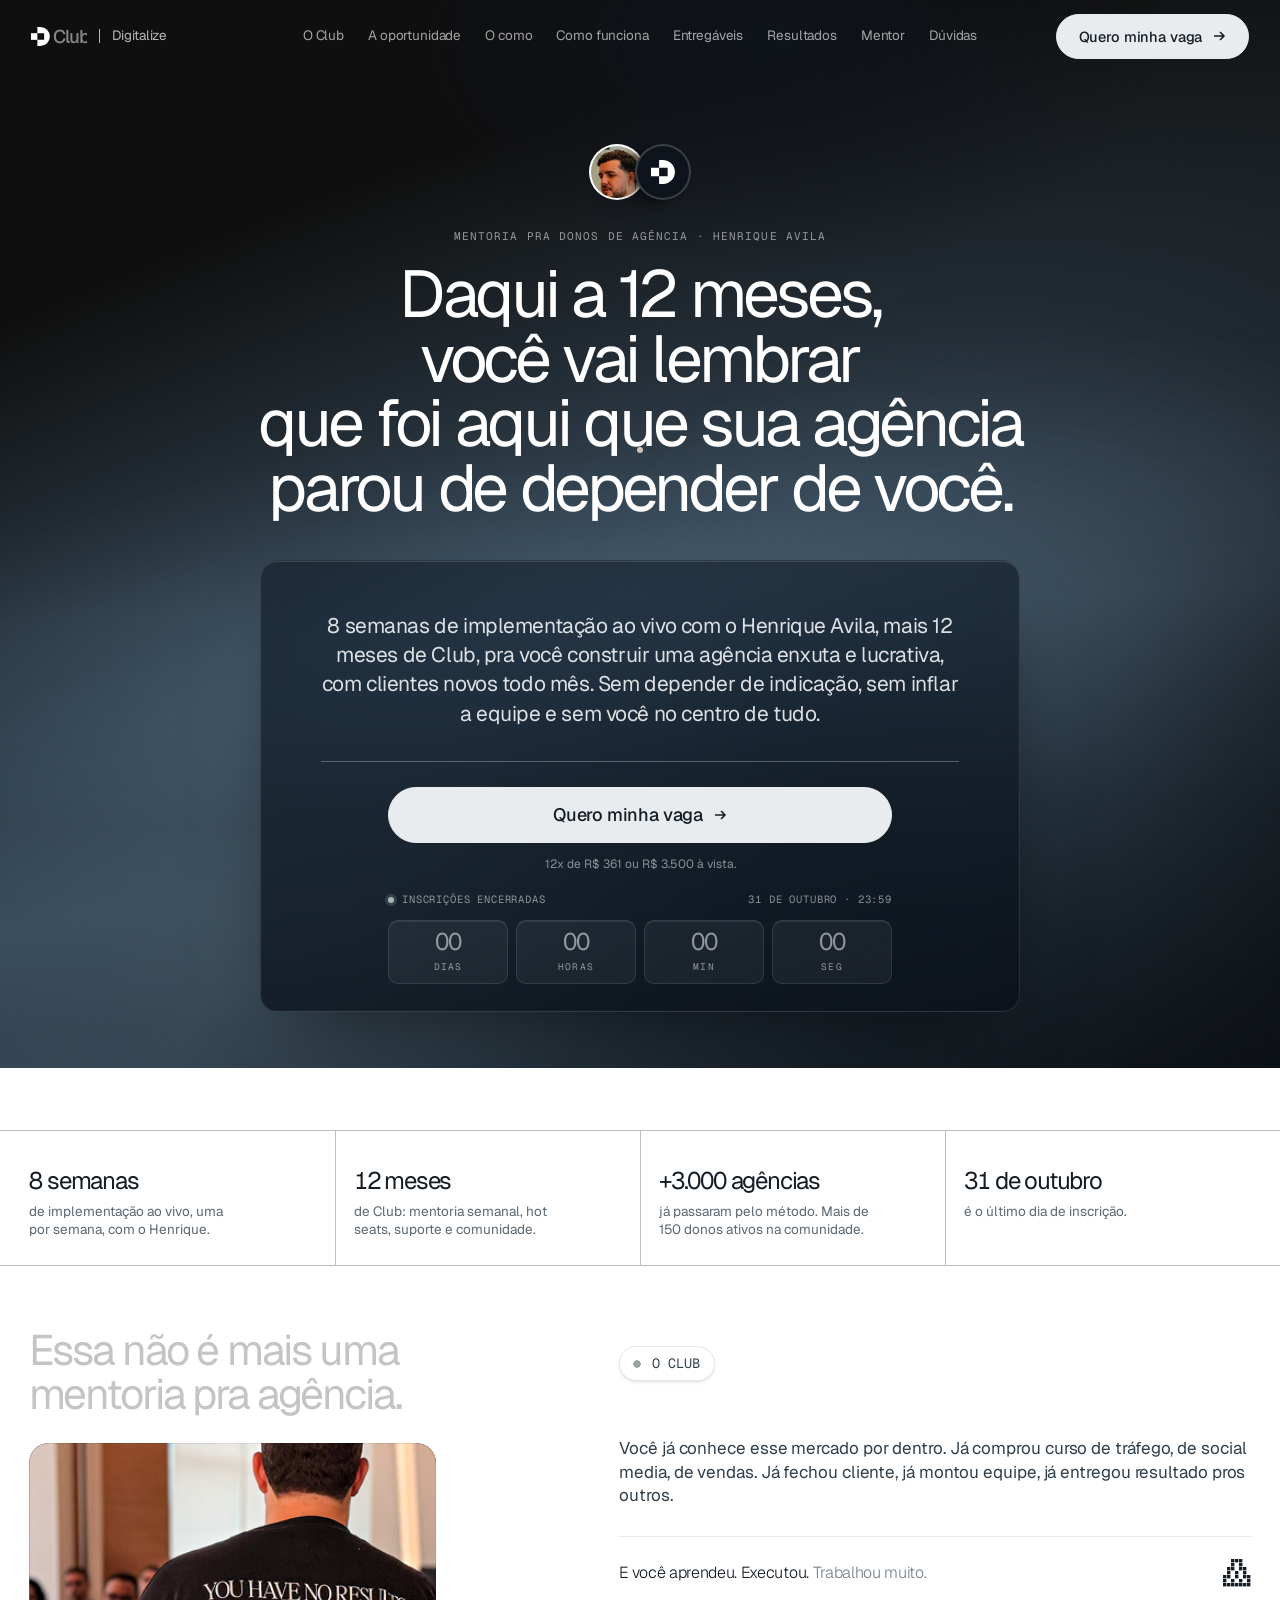
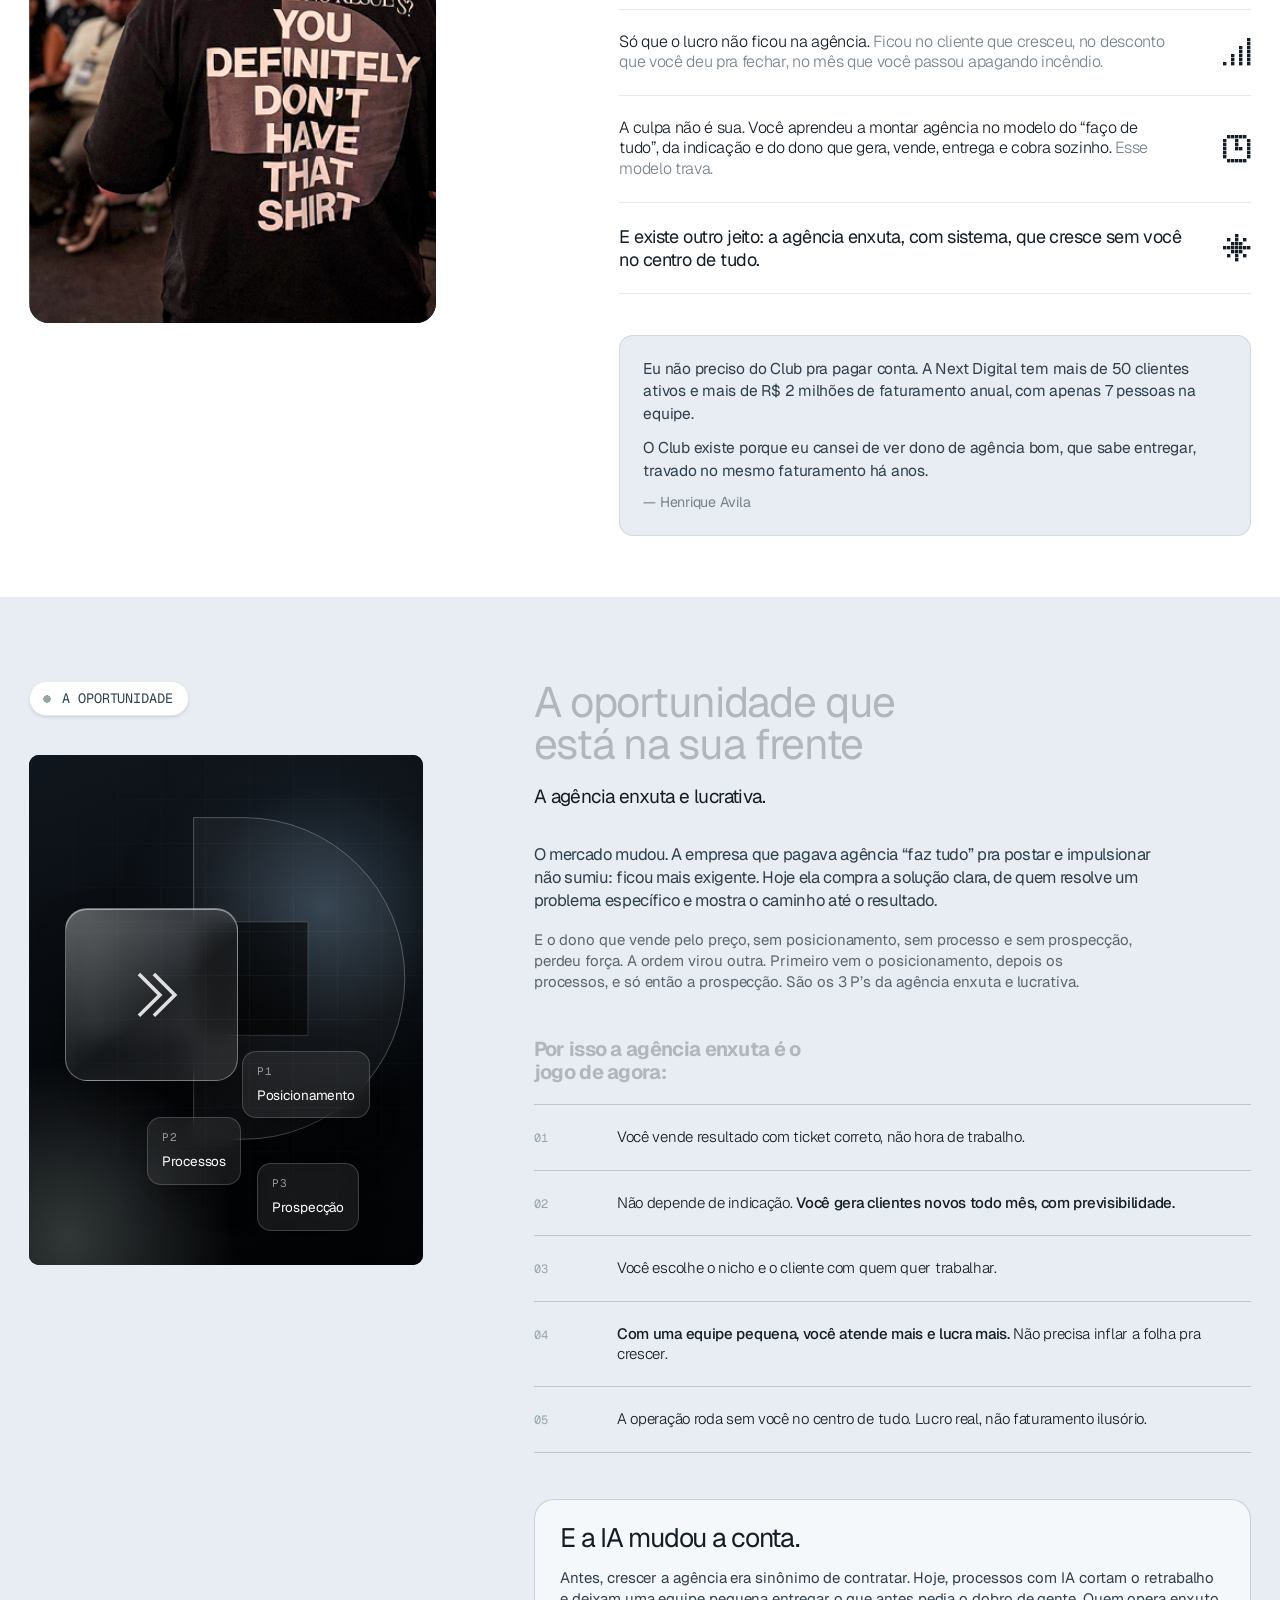
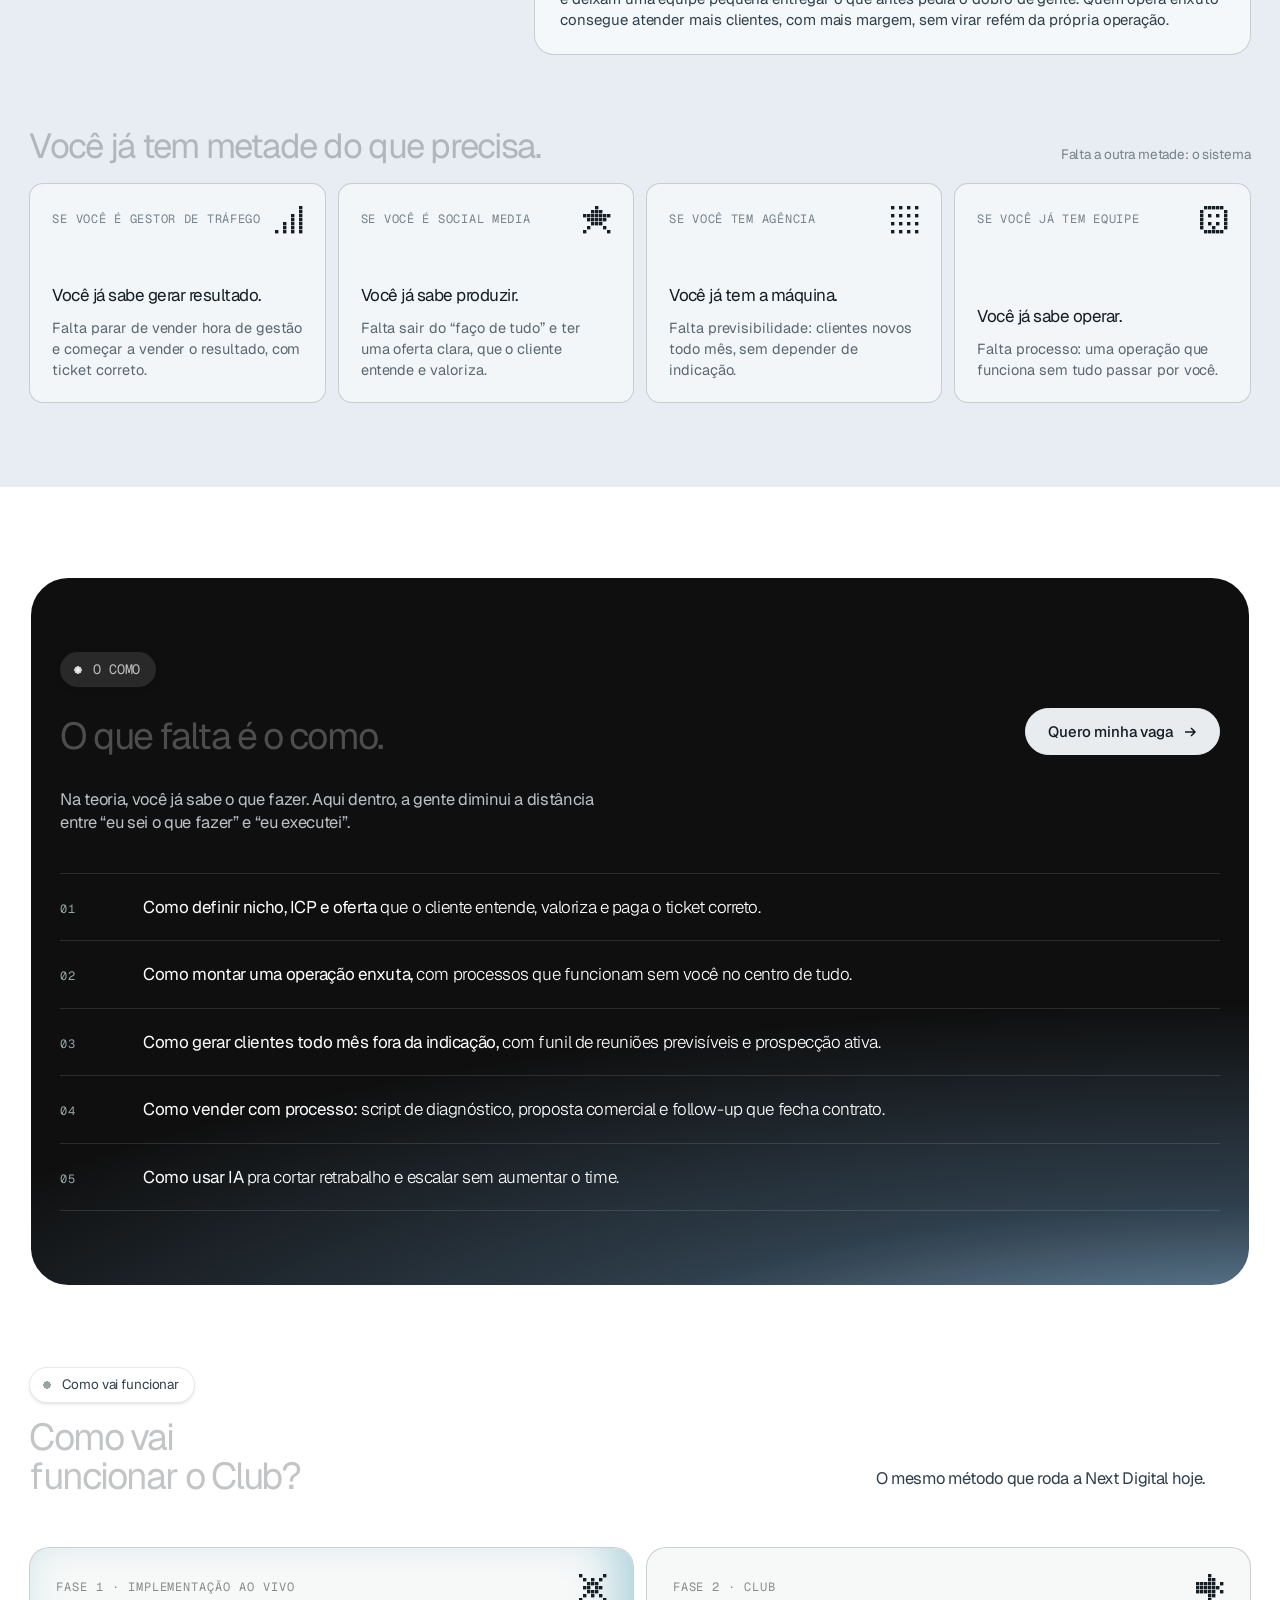
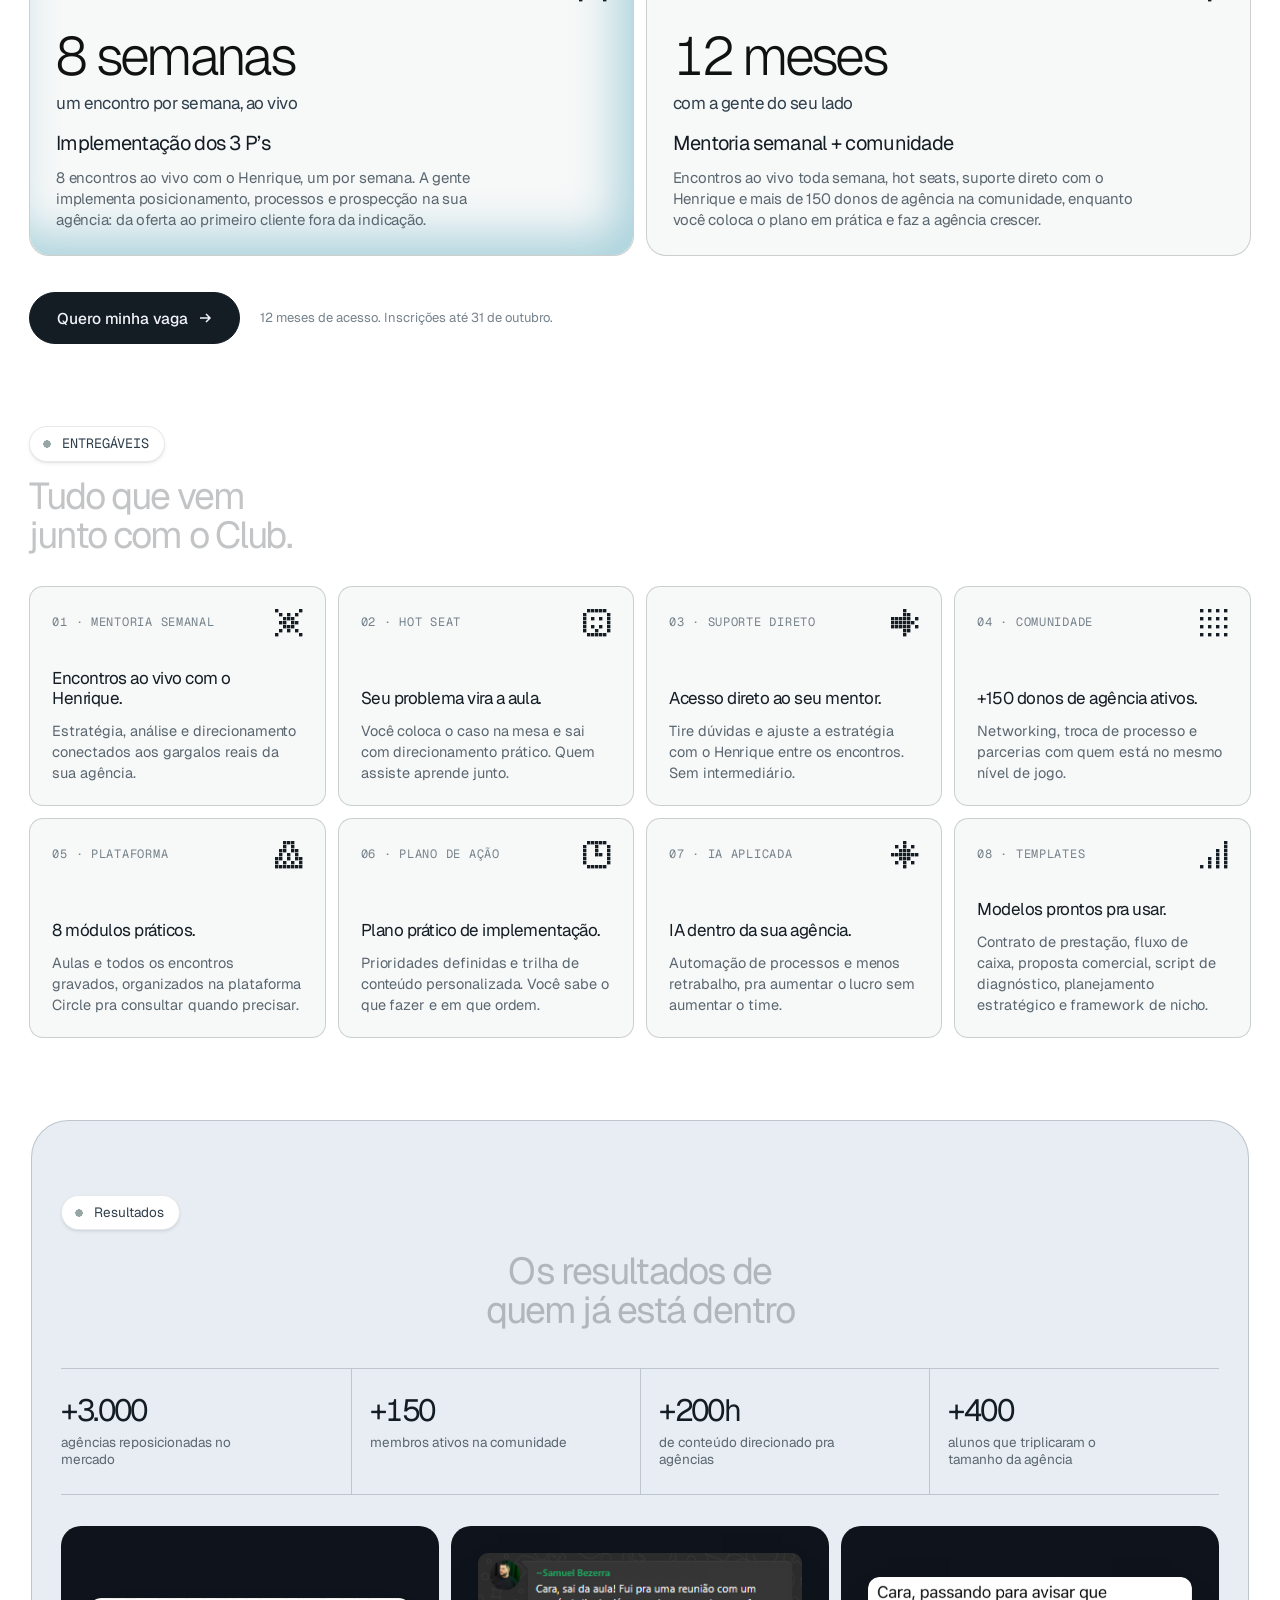
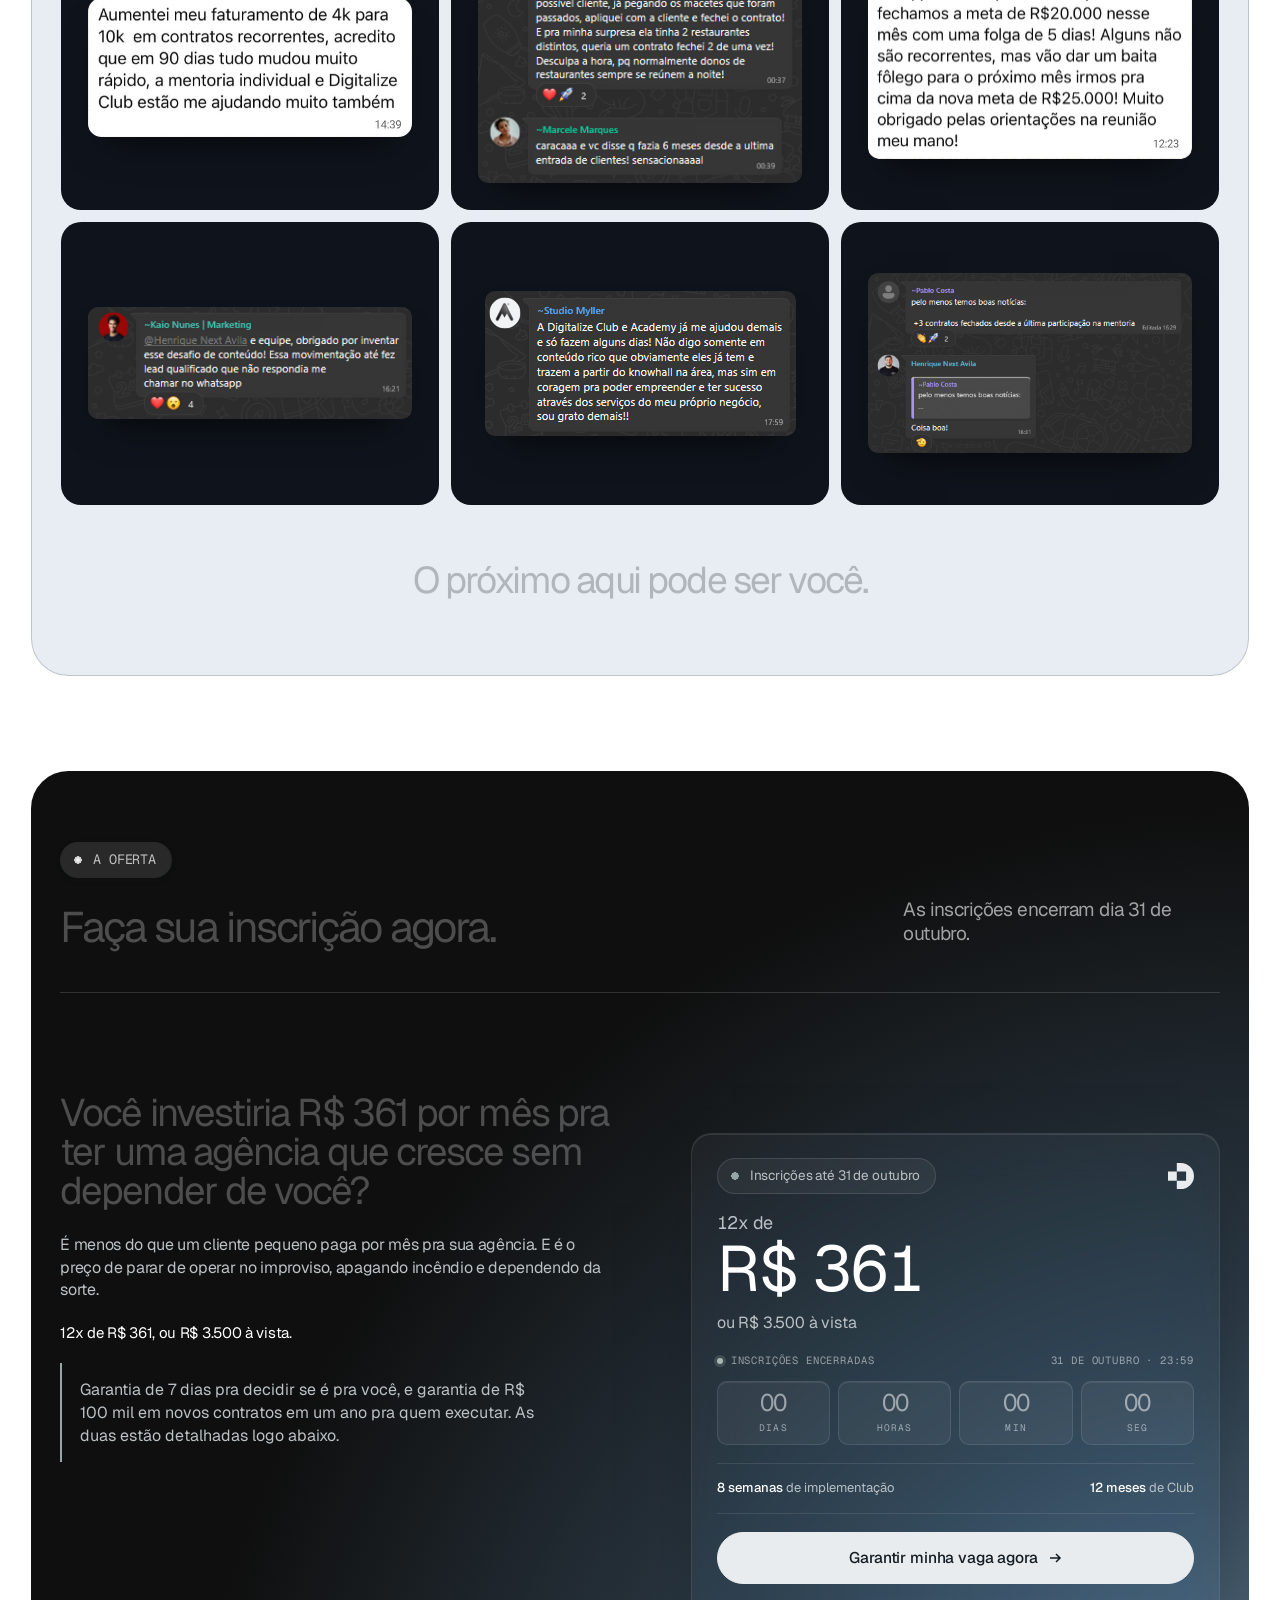
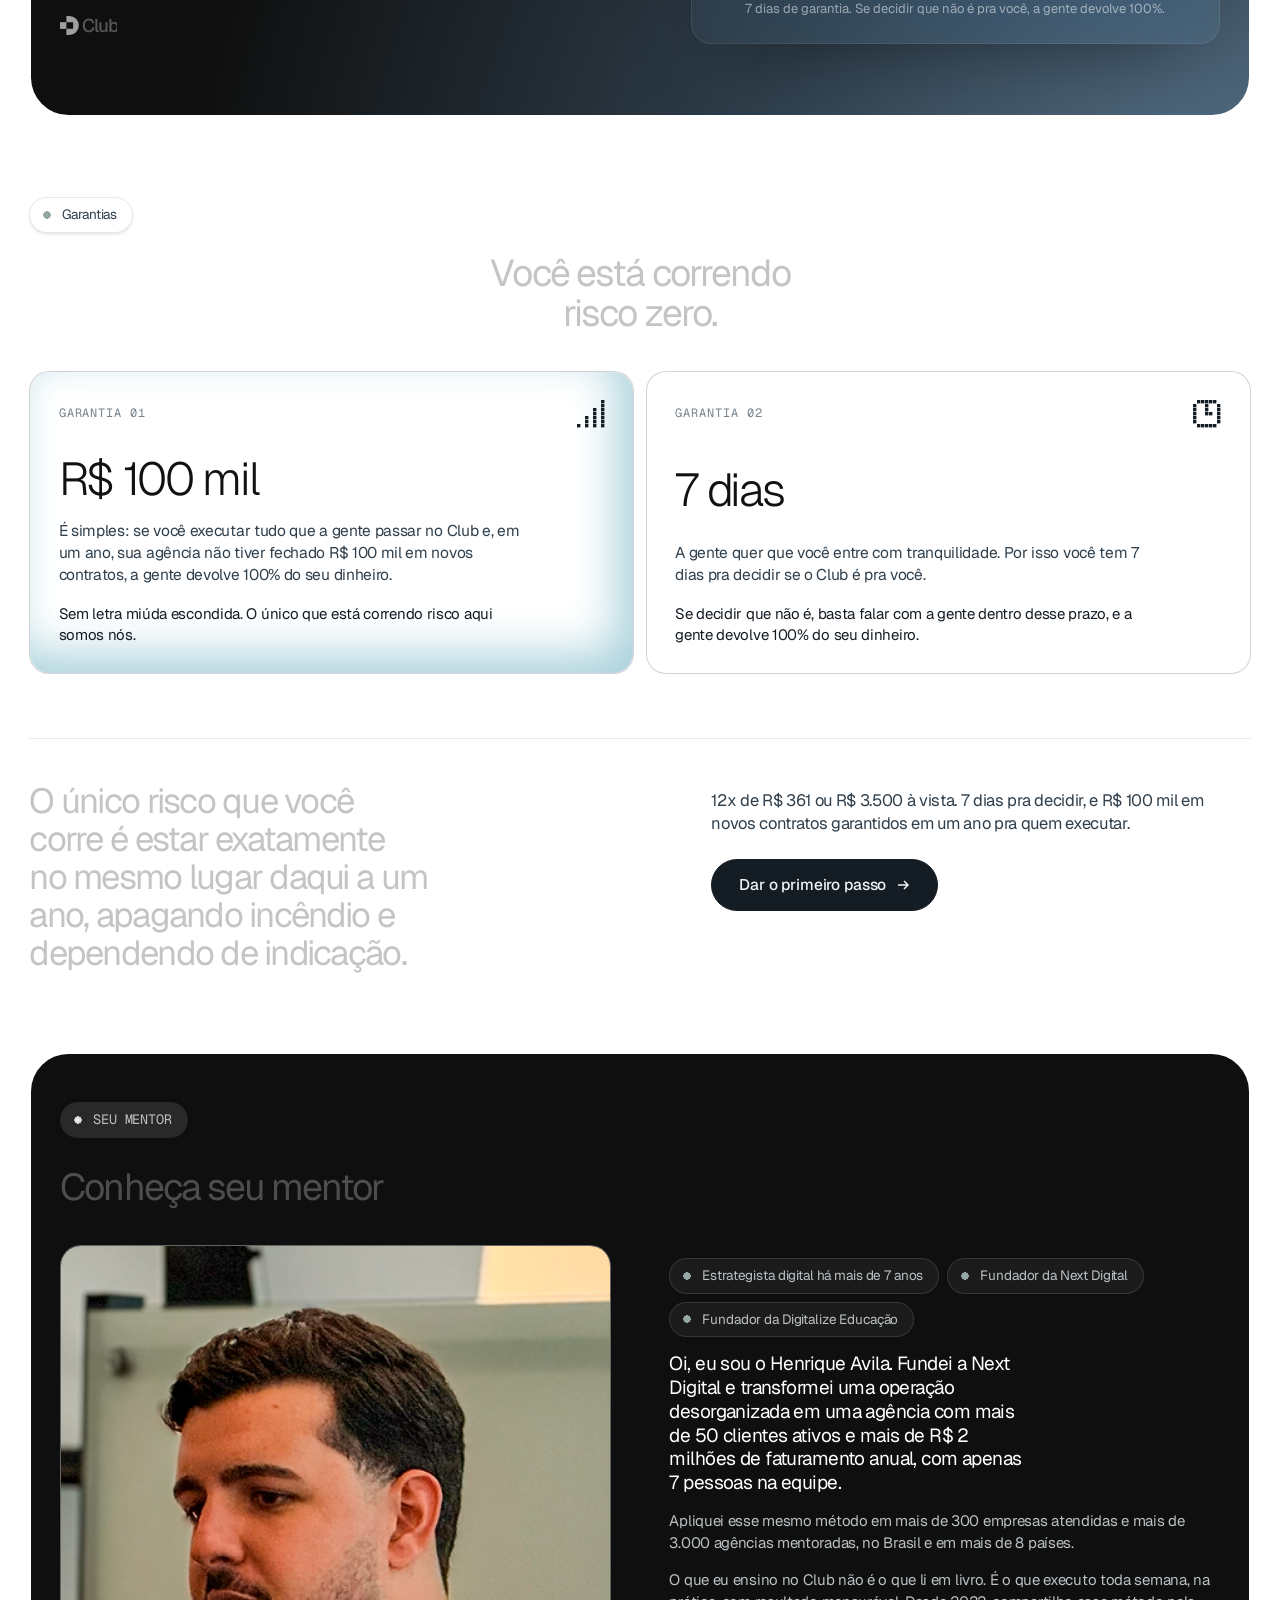
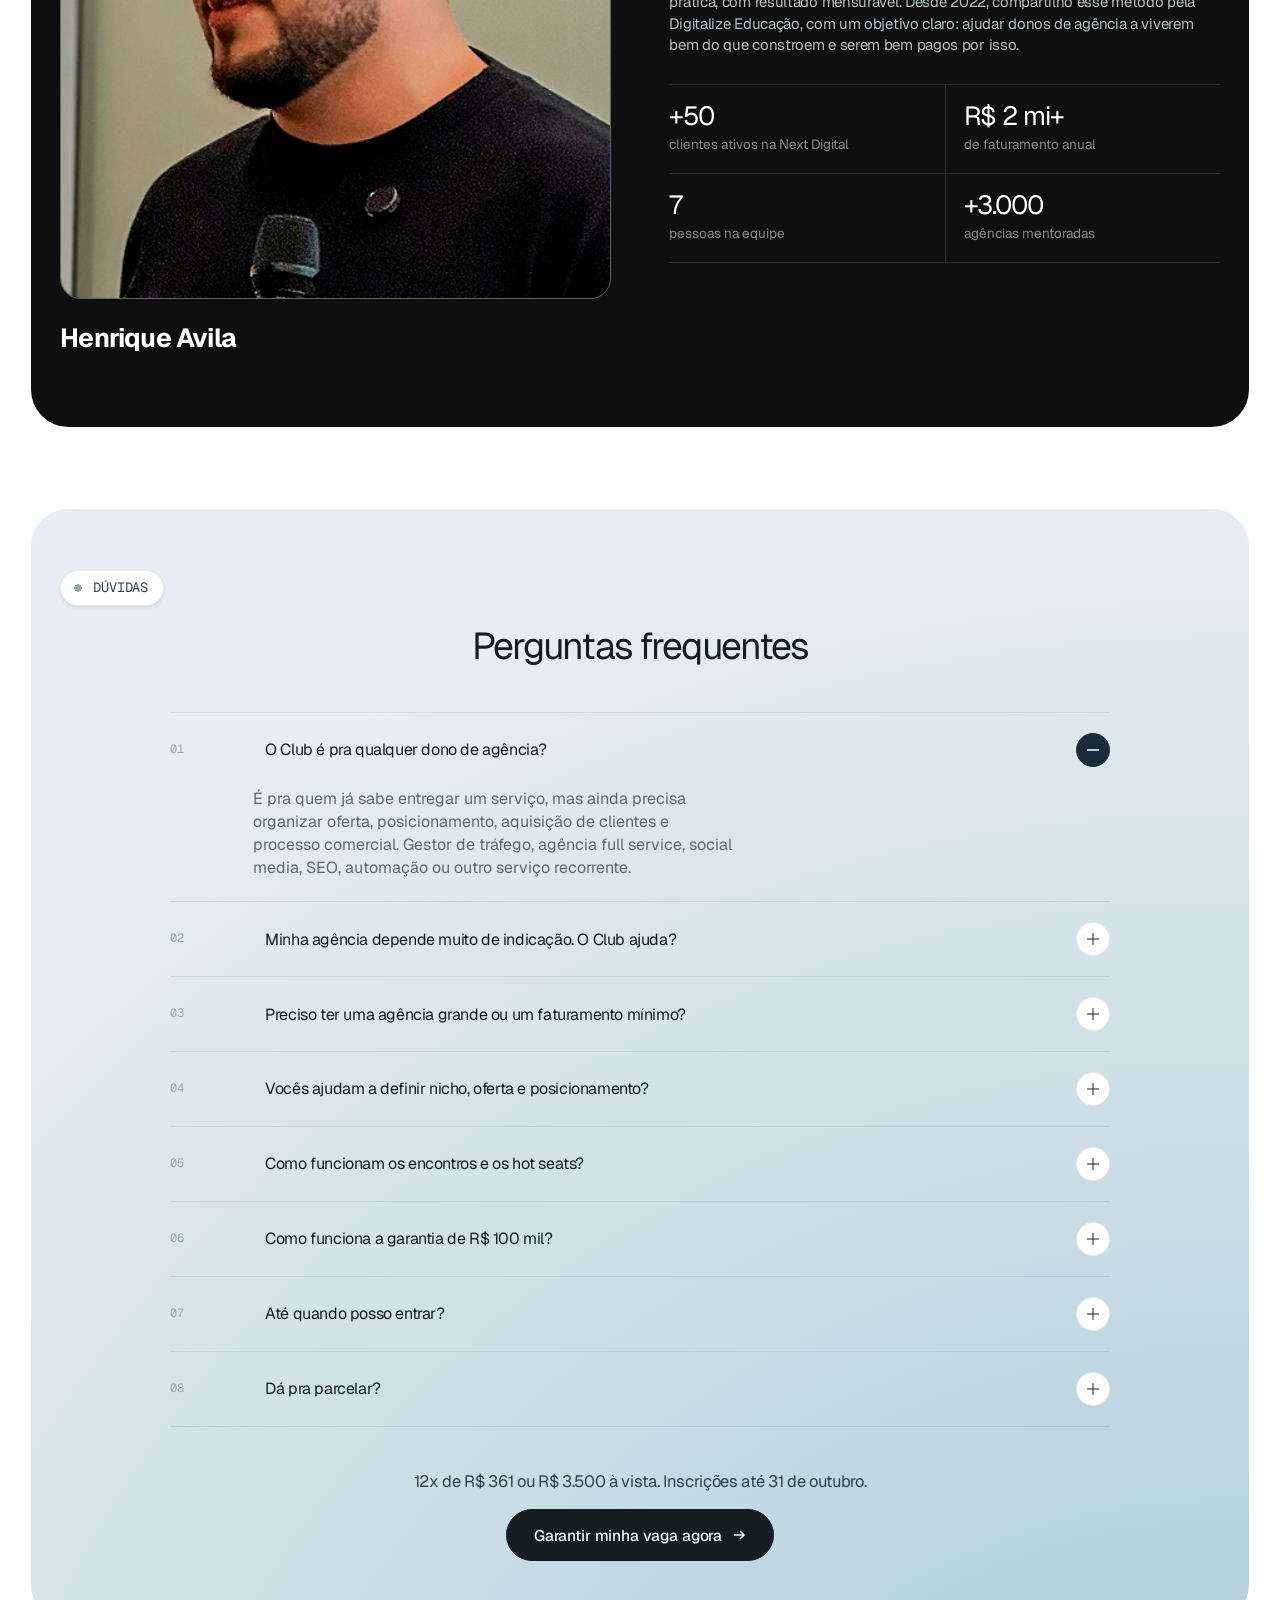
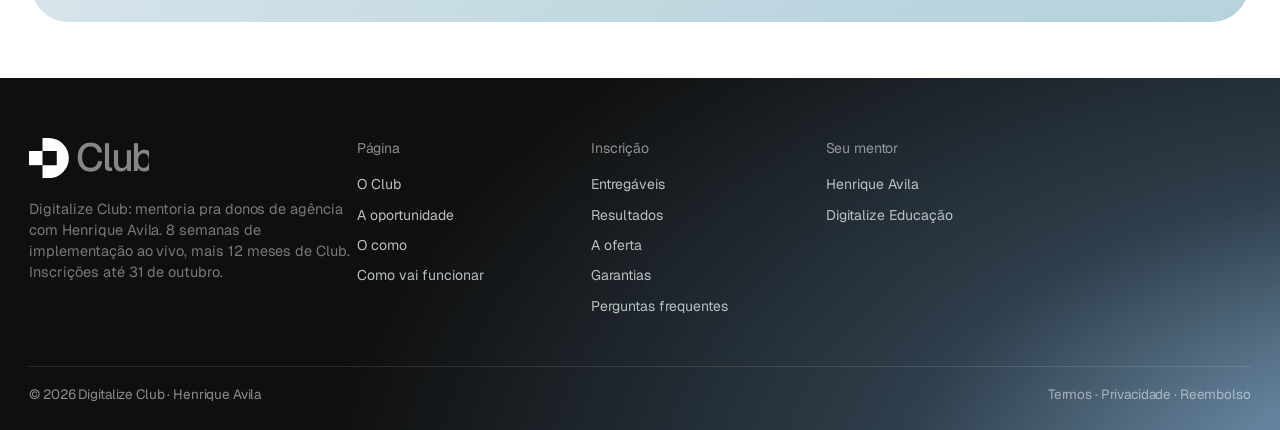
<file: site-club/index.html>
<!DOCTYPE html>
<html lang="pt-BR">
<head>
<meta charset="UTF-8">
<meta name="viewport" content="width=device-width, initial-scale=1.0, viewport-fit=cover">
<title>Digitalize Club — Mentoria pra donos de agência com Henrique Avila</title>
<meta name="description" content="8 semanas de implementação ao vivo com Henrique Avila, mais 12 meses de Club, pra você construir uma agência enxuta e lucrativa, com clientes novos todo mês. Inscrições até 31 de outubro.">
<meta name="theme-color" content="#0F141C">
<link rel="preconnect" href="https://fonts.googleapis.com">
<link rel="preconnect" href="https://fonts.gstatic.com" crossorigin>
<!--
  Página de vendas do Digitalize Club. Visual baseado na página da Mentoria BS
  (mesma estrutura, CSS, animações e componentes); conteúdo e entregáveis do Digitalize Club.
-->
<link href="https://fonts.googleapis.com/css2?family=Geist:wght@300;400;500&family=Geist+Mono:wght@400&family=Inter:wght@400;500&display=swap" rel="stylesheet">
<style>
:root{
  --paper:#FFFFFF;--mist:#E7EDF2;--panel2:#F7F8F8;--black:#0F0F0F;--night:#0F141C;--card-dk:#181818;
  --t1:#141C24;--t2:#2F3F4C;--t3:#5B6770;--t4:#76828B;--t5:#8A8A8A;--t6:#5E5E5E;
  --line:rgba(27,43,59,.10);--line3:rgba(27,43,59,.2);--line4:rgba(27,43,59,.3);--line-ink:rgba(17,17,17,.3);
  --d1:#FFFFFF;--d2:#BAC1C4;--d3:rgba(255,255,255,.52);--dline:rgba(255,255,255,.12);
  --acc:#95A6A5;--acc2:#A8B8B5;--ebony:#1B2B3B;--charcoal:#2F3F4C;--slate:#76828B;
  --g0:#63819A;--g1:#496073;--g2:#2F3F4C;--g3:#1F272E;--g4:#171B1E;--g5:#0F0F0F;
  --font:"Geist","Helvetica Neue",Arial,sans-serif;--mono:"Geist Mono","SFMono-Regular",Menlo,monospace;--inter:"Helvetica Now Display","Inter","Helvetica Neue",Arial,sans-serif;
  --wrap:1512px;--pad:clamp(16px,2.4vw,46px);--gut:clamp(20px,2.3vw,44px);
  --r-panel:clamp(24px,2.92vw,56px);--r-card:clamp(14px,1.05vw,20px);--r-box:14px;--r-pill:64px;
  --ez:cubic-bezier(.16,1,.3,1);--ez2:cubic-bezier(.65,.05,.36,1);
  --sh-pill:0 1px 1px rgba(27,43,59,.05),0 2px 3.5px rgba(27,43,59,.07);--sh-pill-dk:0 1px 2px rgba(27,43,59,.05),0 2px 7px rgba(27,43,59,.07);
}
*{box-sizing:border-box;margin:0;padding:0}
html{-webkit-text-size-adjust:100%}
body{font-family:var(--font);font-size:15px;line-height:1.45;color:var(--t1);background:var(--paper);-webkit-font-smoothing:antialiased;overflow-x:hidden}
body.is-locked{overflow:hidden}
body.has-cursor,body.has-cursor a,body.has-cursor button{cursor:none}
img,svg{display:block;max-width:100%}
img{height:auto}
a{color:inherit;text-decoration:none}
button{font:inherit;color:inherit;background:none;border:0;cursor:pointer}
::selection{background:var(--ebony);color:#fff}
:focus-visible{outline:2px solid var(--acc);outline-offset:3px}

/* ---------- tipografia ---------- */
.t64{font-weight:400;font-size:clamp(34px,3.33vw,63.9px);line-height:1.04;letter-spacing:-.05em;text-wrap:balance}
.t56{font-weight:400;font-size:clamp(31px,2.92vw,56px);line-height:1.06;letter-spacing:-.05em;text-wrap:balance}
.t52{font-weight:400;font-size:clamp(29px,2.71vw,52px);line-height:1.1;letter-spacing:-.05em;text-wrap:balance}
.t40{font-weight:400;font-size:clamp(25px,2.08vw,39.9px);line-height:1.08;letter-spacing:-.048em;text-wrap:balance}
.t33{font-weight:400;font-size:clamp(24px,1.71vw,32.8px);line-height:1;letter-spacing:-.05em;font-variant-numeric:tabular-nums}
.lead{font-size:clamp(16.5px,1.09vw,20.9px);line-height:1.4;letter-spacing:-.02em;color:var(--t2)}
.body{font-size:clamp(15px,.885vw,17px);line-height:1.4;letter-spacing:-.005em;color:var(--t3)}
.small{font-size:clamp(13px,.755vw,14.5px);line-height:1.45;letter-spacing:-.004em;color:var(--t3)}
.kick{font-size:13.5px;line-height:1.45;letter-spacing:-.01em;color:var(--t4)}
.mono{font-family:var(--mono);font-size:12px;letter-spacing:.04em;font-weight:400;line-height:1.45}
.cl{color:var(--t4)}
.on-ink{color:#fff}
.on-ink .lead,.on-ink .body,.on-ink .small{color:var(--d2)}
.on-ink .cl{color:var(--d3)}
b,strong{font-weight:500;color:var(--t1)}
.on-ink b,.on-ink strong{color:#fff}

/* ---------- layout ---------- */
.wrap{width:100%;max-width:var(--wrap);margin:0 auto;padding:0 var(--gut)}
.panel{position:relative;margin:0 var(--pad);border-radius:var(--r-panel);overflow:hidden;overflow:clip;isolation:isolate}
.panel>.wrap{position:relative;z-index:1}

/* ---------- pills / botões ---------- */
.pill{display:inline-flex;align-self:flex-start;align-items:center;gap:9px;height:35.5px;padding:0 15px 0 11px;border:1px solid var(--line);border-radius:var(--r-pill);background:#fff;box-shadow:var(--sh-pill);font-size:13.5px;line-height:19.6px;letter-spacing:-.01em;color:var(--t2);white-space:nowrap}
.pill.mono{font-size:13.5px;text-transform:uppercase;letter-spacing:-.01em}
.pill i{width:12px;height:12px;flex:0 0 auto;border-radius:50%;background:radial-gradient(circle at 50% 50%,var(--acc) 0 42%,rgba(149,166,165,0) 46%)}
.pill.dk{background:rgba(255,255,255,.11);border-color:rgba(27,43,59,.1);color:rgba(255,255,255,.7);box-shadow:var(--sh-pill-dk)}
.pill.dk i{background:radial-gradient(circle at 50% 50%,#fff 0,#c8c8c8 42%,rgba(149,166,165,0) 46%)}
.pill.glass{background:rgba(255,255,255,.05);border-color:rgba(255,255,255,.12);color:var(--d2);box-shadow:none;text-transform:none}
.btn{position:relative;display:inline-flex;align-items:center;justify-content:center;gap:10px;height:47px;padding:0 22px;background:var(--t1);color:#F0F3F7;border:1px solid var(--t1);border-radius:var(--r-pill);font-size:15px;font-weight:500;letter-spacing:-.01em;line-height:21px;white-space:nowrap;overflow:hidden;isolation:isolate;transition:color .32s var(--ez2),border-color .32s,transform .32s var(--ez2)}
.btn::before{content:"";position:absolute;inset:-1px;border-radius:inherit;background:var(--charcoal);transform:translateY(102%);transition:transform .55s var(--ez);z-index:-1}
.btn:hover::before{transform:none}
.btn:active{transform:scale(.985)}
.btn svg{width:14px;height:14px;flex:none;transition:transform .4s var(--ez)}
.btn:hover svg{transform:translateX(3px)}
.btn.lt{background:#E9ECEE;border-color:#E9ECEE;color:var(--t1)}
.btn.lt::before{background:#fff}
.btn.ghost{background:transparent;color:var(--t1);border-color:var(--line3)}
.btn.ghost::before{background:var(--t1)}
.btn.ghost:hover{color:#fff}
.btn.md{height:52px;padding:0 27px;font-size:15.5px}
.note{font-size:13px;color:var(--t4);line-height:1.4}
.on-ink .note{color:var(--d3)}

/* ---------- frames / ícones / logos ---------- */
.frame{position:relative;overflow:hidden;border-radius:var(--r-card);background:var(--ebony);isolation:isolate}
.frame img{position:absolute;inset:0;width:100%;height:100%;object-fit:cover;transform:scale(1.06);transition:transform 1.25s var(--ez)}
.frame:hover img{transform:scale(1.02)}
.pix{width:28px;height:28px;color:var(--t1);flex:none}
.pix rect{fill:currentColor;transition:opacity .15s}
.on-ink .pix{color:#fff}
.logo-h{height:19px;width:auto;color:currentColor}
.logo-stack{width:clamp(120px,8.4vw,160px);height:auto}
.logo-sym{width:26px;height:auto}
.brand-line{display:inline-flex;align-items:center;gap:12px}
.brand-line .wm{font-size:13.5px;letter-spacing:-.01em;opacity:.7;padding-left:12px;border-left:1px solid currentColor;line-height:1}

/* ---------- animações de entrada ---------- */
[data-in]{--dl:0ms}
[data-in="up"]{opacity:0;transform:translateY(34px);filter:blur(5px);transition:opacity 1.05s var(--ez) var(--dl),transform 1.05s var(--ez) var(--dl),filter 1.05s var(--ez) var(--dl)}
[data-in="up"].in{opacity:1;transform:none;filter:none}
[data-in="fade"]{opacity:0;transition:opacity 1.2s var(--ez) var(--dl)}
[data-in="fade"].in{opacity:1}
[data-in="stag"]>*{opacity:0;transform:translateY(32px);transition:opacity 1s var(--ez) var(--cd,0ms),transform 1s var(--ez) var(--cd,0ms)}
[data-in="stag"].in>*{opacity:1;transform:none}
[data-in="clip"]{clip-path:inset(0 0 100% 0);transition:clip-path 1.45s var(--ez) var(--dl)}
[data-in="clip"].in{clip-path:inset(0 0 0 0)}
[data-in="clip"] img{transform:scale(1.18);transition:transform 1.9s var(--ez) var(--dl)}
[data-in="clip"].in img{transform:scale(1.03)}
.lift{--lc:20,28,36}
.lift.on-dark{--lc:255,255,255}
.lift .w{display:inline-block;color:rgba(var(--lc),.26);transition:color .25s linear}
.lift .w.br{color:rgba(var(--lc),1)}
.lift .w.fr{color:var(--acc)}
.lift .cl .w.br{color:rgba(var(--lc),.45)}
.on-ink .lift .cl .w.br{color:rgba(255,255,255,.5)}

/* ---------- cursor ---------- */
.cursor{position:fixed;left:0;top:0;z-index:2000;pointer-events:none;mix-blend-mode:difference;display:none}
body.has-cursor .cursor{display:block}
.cursor .dot{position:absolute;left:-3px;top:-3px;width:6px;height:6px;border-radius:50%;background:#fff}
.cursor .ring{position:absolute;left:-20px;top:-20px;width:40px;height:40px;transition:transform .45s var(--ez)}
.cursor .ring circle{fill:none;stroke:#fff;stroke-width:1.1}
.cursor .ring .prog{stroke-width:2;transform:rotate(-90deg);transform-origin:50% 50%}
.cursor.hover .ring{transform:scale(1.5)}
.cursor.hide{opacity:0}

/* ---------- preloader ---------- */
.loader{position:fixed;inset:0;z-index:1000;background:var(--night);color:#fff;display:grid;grid-template-rows:1fr auto;overflow:hidden}
.loader-rings{position:absolute;inset:0;display:grid;place-items:center;pointer-events:none}
.loader-rings span{position:absolute;border:1px solid rgba(255,255,255,.09);border-radius:50%;width:var(--s);height:var(--s);transform:scale(.6);opacity:0;animation:ringIn 1.6s var(--ez) forwards}
.loader-rings span:nth-child(1){--s:28vmin;animation-delay:.05s}.loader-rings span:nth-child(2){--s:52vmin;animation-delay:.15s}.loader-rings span:nth-child(3){--s:78vmin;animation-delay:.25s}.loader-rings span:nth-child(4){--s:106vmin;animation-delay:.35s}.loader-rings span:nth-child(5){--s:136vmin;animation-delay:.45s}
@keyframes ringIn{to{transform:scale(1);opacity:1}}
.loader-body{position:relative;display:grid;grid-template-columns:1fr auto 1fr;align-items:end;padding:var(--pad);height:100%}
.loader-left{display:flex;flex-direction:column;gap:18px}
.loader-left .logo-h{height:16px;opacity:.9}
.loader-words{height:1.4em;overflow:hidden;position:relative;font-family:var(--mono);font-size:11px;letter-spacing:.1em;text-transform:uppercase;color:rgba(255,255,255,.7)}
.loader-words span{position:absolute;left:0;top:0;transform:translateY(120%);opacity:0;transition:transform .45s var(--ez),opacity .3s}
.loader-words span.on{transform:none;opacity:1}.loader-words span.off{transform:translateY(-120%);opacity:0}
.loader-center{align-self:center;justify-self:center;color:#fff;opacity:0;transform:translateY(14px) scale(.97);animation:logoIn 1.2s var(--ez) .3s forwards}
.loader-center .logo-stack{width:clamp(150px,16vw,240px)}
@keyframes logoIn{to{opacity:1;transform:none}}
.loader-right{justify-self:end;align-self:end;text-align:right;display:flex;flex-direction:column;gap:14px;align-items:flex-end}
.loader-count{font-weight:400;letter-spacing:-.05em;font-size:clamp(40px,6vw,104px);line-height:.9;font-variant-numeric:tabular-nums}
.loader-bar{width:clamp(120px,14vw,220px);height:1px;background:rgba(255,255,255,.14);position:relative;overflow:hidden}
.loader-bar i{position:absolute;inset:0;background:#fff;transform-origin:left;transform:scaleX(0)}
.loader-foot{position:relative;display:flex;justify-content:space-between;padding:0 var(--pad) 18px;font-family:var(--mono);font-size:10px;letter-spacing:.1em;text-transform:uppercase;color:rgba(255,255,255,.35)}
.loader-masks{position:absolute;inset:0;display:grid;grid-template-columns:repeat(4,1fr);pointer-events:none;z-index:2;opacity:0}
.loader-masks i{background:var(--night)}
.loader.exit{background:transparent}.loader.exit .loader-masks{opacity:1}
.loader.exit .loader-body,.loader.exit .loader-foot,.loader.exit .loader-rings{opacity:0;transition:opacity .35s}
.loader.exit .loader-masks i{animation:maskUp .9s var(--ez) forwards}
.loader.exit .loader-masks i:nth-child(2){animation-delay:.07s}.loader.exit .loader-masks i:nth-child(3){animation-delay:.14s}.loader.exit .loader-masks i:nth-child(4){animation-delay:.21s}
@keyframes maskUp{to{transform:translateY(-101%)}}

/* ---------- header ---------- */
.nav{position:fixed;top:0;left:0;right:0;z-index:90;height:72px;display:grid;grid-template-columns:1fr auto 1fr;align-items:center;gap:20px;padding:0 var(--pad);color:#fff;transition:background .45s var(--ez),box-shadow .45s,color .4s}
.nav.stick{background:rgba(255,255,255,.8);backdrop-filter:blur(24px) saturate(1.7);-webkit-backdrop-filter:blur(24px) saturate(1.7);box-shadow:0 1px 0 var(--line);color:var(--t1)}
.nav.stick.ink{background:rgba(15,20,28,.72);color:#fff;box-shadow:0 1px 0 var(--dline)}
.nav .brand .logo-h{height:19px}
.nav .links{display:flex;align-items:center;gap:0}
.nav .links a{font-size:13.5px;letter-spacing:-.01em;line-height:19.58px;padding:8px 12px;border-radius:64px;opacity:.62;transition:opacity .3s,background .3s}
.nav .links a:hover,.nav .links a.active{opacity:1}
.nav .links a.active{background:rgba(27,43,59,.06)}
.nav.ink .links a.active,.nav:not(.stick) .links a.active{background:rgba(255,255,255,.1)}
.nav .right{justify-self:end;display:flex;align-items:center;gap:10px}
.nav .btn{height:45px;padding:0 22px;font-size:14.5px}
.nav:not(.stick) .btn,.nav.ink .btn{background:#E9ECEE;border-color:#E9ECEE;color:var(--t1)}
.nav:not(.stick) .btn::before,.nav.ink .btn::before{background:#fff}
.nav .menu-btn{display:none;align-items:center;gap:8px;height:45px;padding:0 14px 0 12px;border:1px solid #E9ECEE;border-radius:64px;font-size:14.5px;font-weight:500;color:#E9ECEE}
.nav.stick:not(.ink) .menu-btn{border-color:var(--t1);color:var(--t1)}
.nav .menu-btn .dots{display:flex;gap:2px}.nav .menu-btn .dots i{width:2px;height:2px;border-radius:50%;background:currentColor;opacity:.5}.nav .menu-btn .dots i:last-child{opacity:1}
.menu-panel{position:fixed;z-index:85;top:80px;left:var(--pad);right:var(--pad);background:rgba(15,20,28,.9);backdrop-filter:blur(22px);-webkit-backdrop-filter:blur(22px);color:#fff;padding:18px 22px 22px;border:1px solid rgba(255,255,255,.1);border-radius:var(--r-card);opacity:0;pointer-events:none;transform:translateY(-8px);transition:opacity .35s var(--ez),transform .5s var(--ez)}
body.menu-open .menu-panel{opacity:1;pointer-events:auto;transform:none}
.menu-panel nav{display:flex;flex-direction:column;gap:2px}
.menu-panel nav a{font-size:20px;letter-spacing:-.03em;line-height:1.3;color:rgba(255,255,255,.55);padding:4px 0}
.menu-panel nav a.active,.menu-panel nav a:hover{color:#fff}
.menu-panel .foot{margin-top:18px;padding-top:14px;border-top:1px solid rgba(255,255,255,.1);color:rgba(255,255,255,.45)}

/* ---------- HERO (centralizado, mesmo da imersão) ---------- */
.hero{position:relative;aspect-ratio:16/10;min-height:100svh;background:#0F0F0F;color:#fff;overflow:hidden;isolation:isolate}
.hero .hero-bg{position:absolute;inset:0;z-index:0;overflow:hidden;background:#0F0F0F}
.hero .rad{position:absolute;left:-15.4%;top:108.5%;width:420vw;height:420vw;transform:translate(-50%,-50%) rotate(-27.6deg);background:radial-gradient(150vw 40vw at 50% 50%,#63819A 20%,#496073 34%,#2F3F4C 50%,#1F272E 74%,#171B1E 87%,rgba(15,15,15,0) 100%);animation:radPulse 28s ease-in-out infinite alternate}
@keyframes radPulse{to{transform:translate(-50%,-50%) rotate(-25.2deg) scale(1.06)}}
.hero .blob{position:absolute;border-radius:50%;pointer-events:none;will-change:transform,opacity;opacity:0;transition:opacity 1.4s var(--ez)}
body.loaded .hero .blob{opacity:1}
.hero .b1{left:-12%;top:36%;width:104vw;height:24vw;background:radial-gradient(closest-side,rgba(99,129,154,.62),rgba(99,129,154,.22) 48%,rgba(99,129,154,0));transform:rotate(-11deg);animation:driftA 24s ease-in-out .6s infinite alternate;filter:blur(28px)}
.hero .b2{left:56%;top:14%;width:50vw;height:46vw;background:radial-gradient(closest-side,rgba(73,96,115,.62),rgba(73,96,115,.2) 50%,rgba(73,96,115,0));animation:driftB 30s ease-in-out infinite alternate;filter:blur(36px)}
.hero .b3{left:-10%;top:62%;width:58vw;height:34vw;background:radial-gradient(closest-side,rgba(149,166,165,.34),rgba(149,166,165,.1) 55%,rgba(149,166,165,0));animation:driftC 34s ease-in-out infinite alternate;filter:blur(30px)}
.hero .b4{left:30%;top:-18%;width:60vw;height:36vw;background:radial-gradient(closest-side,rgba(15,20,28,.9),rgba(15,20,28,0));animation:driftB 26s ease-in-out reverse infinite alternate}
@keyframes driftA{from{transform:rotate(-11deg) translate(-2vw,1vw)}to{transform:rotate(-8deg) translate(5vw,-3vw) scale(1.07)}}
@keyframes driftB{from{transform:translate(0,0) scale(1)}to{transform:translate(-4vw,4vw) scale(1.1)}}
@keyframes driftC{from{transform:translate(0,0)}to{transform:translate(6vw,-3vw) scale(1.08)}}
.hero .grain{position:absolute;inset:0;opacity:.05;background-image:radial-gradient(rgba(255,255,255,.9) .6px,transparent .7px);background-size:5px 5px;mix-blend-mode:overlay;pointer-events:none}
.hero .fade{position:absolute;left:0;right:0;bottom:0;height:45.3%;opacity:.55;background:linear-gradient(-1.55deg,rgb(12,20,28) 12.7%,rgba(12,20,28,.74) 52.4%,rgba(12,20,28,0) 92%)}
.hero .hero-in{position:absolute;inset:0;z-index:2}
.hero .hero-in .wrap{position:relative;height:100%;display:flex;flex-direction:column;align-items:center;text-align:center;padding-top:8.2vw}
.hero .avatars{display:flex;justify-content:center;margin-bottom:clamp(20px,2.3vw,44px)}
.hero .av{position:relative;width:clamp(56px,4.02vw,77px);height:clamp(56px,4.02vw,77px);border-radius:50%;overflow:hidden;background:#fff;border:2.3px solid rgba(255,255,255,.19);flex:none;opacity:0;transform:translateY(14px) scale(.8);transition:opacity .7s var(--ez) var(--d,0s),transform .9s var(--ez) var(--d,0s)}
.hero .av img{position:absolute;inset:0;width:100%;height:100%;object-fit:cover;object-position:50% 20%;transform:scale(1.02)}
.hero .av+.av{margin-left:calc(clamp(56px,4.02vw,77px) * -.165);box-shadow:-41px 19px 13px rgba(0,0,0,.01),-27px 12px 12px rgba(0,0,0,.04),-15px 7px 9px rgba(0,0,0,.15),-7px 2px 7px rgba(0,0,0,.26),-1px 1px 3.5px rgba(0,0,0,.29)}
body.loaded .hero .av{opacity:1;transform:none}
.hero .hero-kicker{max-width:800px;font-family:var(--mono);font-size:clamp(11px,.72vw,13px);letter-spacing:.1em;text-transform:uppercase;color:rgba(255,255,255,.55);overflow:hidden}
.hero .hero-kicker span{display:block;transform:translateY(112%);opacity:0;transition:transform .9s var(--ez) var(--d,0s),opacity .7s var(--ez) var(--d,0s)}
body.loaded .hero .hero-kicker span{transform:none;opacity:1}
.hero .hero-title{margin-top:clamp(14px,1.3vw,26px);font-size:clamp(34px,3.74vw,71.8px);line-height:.98;letter-spacing:-.05em;font-weight:400;color:#fff;text-wrap:balance;max-width:19ch}
.hero .hero-title .ln{display:block;overflow:hidden;padding-bottom:.08em;margin-bottom:-.08em}
.hero .hero-title .ln span{display:block;transform:translateY(110%);transition:transform 1.1s var(--ez) var(--d,0s)}
body.loaded .hero .hero-title .ln span{transform:none}
.hero .hero-card{position:relative;width:min(100%,900px);margin-top:clamp(28px,3.1vw,60px);padding:clamp(16px,.9vw,17px) clamp(24px,5.7vw,109px) clamp(26px,2.1vw,40px);border-radius:clamp(16px,1.36vw,26px);background:linear-gradient(180deg,rgba(18,26,36,.62),rgba(10,16,24,.74));backdrop-filter:blur(22px) saturate(1.35);-webkit-backdrop-filter:blur(22px) saturate(1.35);border:1px solid rgba(255,255,255,.1);box-shadow:inset 0 1px 0 rgba(255,255,255,.12),inset 0 0 0 1px rgba(255,255,255,.02),0 30px 80px -40px rgba(0,0,0,.7);display:flex;flex-direction:column;align-items:center;text-align:center;opacity:0;transform:translateY(30px) scale(.985);filter:blur(10px);transition:opacity 1s var(--ez) 1.1s,transform 1.2s var(--ez) 1.1s,filter 1s var(--ez) 1.1s;overflow:hidden}
body.loaded .hero .hero-card{opacity:1;transform:none;filter:none}
.hero .hero-card>*{opacity:0;transform:translateY(14px);transition:opacity .8s var(--ez) var(--d,1.4s),transform .9s var(--ez) var(--d,1.4s)}
body.loaded .hero .hero-card>*{opacity:1;transform:none}
.hero .hero-card .lead{--d:1.4s;width:100%;padding:clamp(26px,2.6vw,50px) 0 clamp(26px,2.6vw,50px);border-bottom:.93px solid rgba(255,255,255,.28);font-size:clamp(15px,1.29vw,24.8px);line-height:1.4;letter-spacing:-.02em;color:rgba(255,255,255,.85);max-width:720px}
.hero .hero-card .cta{--d:1.6s;margin-top:clamp(22px,1.9vw,36px);display:flex;flex-direction:column;align-items:center;gap:clamp(12px,1.05vw,20px);width:100%}
.hero .hero-card .cta .btn{width:min(100%,504px);height:clamp(48px,3.62vw,69.6px);padding:0 clamp(24px,1.8vw,34px);font-size:clamp(14.5px,1.08vw,20.8px);border-radius:86px;gap:clamp(10px,.75vw,14px)}
.hero .hero-card .cta .btn svg{width:clamp(14px,.98vw,18.8px);height:clamp(14px,.98vw,18.8px)}
.hero .hero-card .cta .note{font-size:clamp(12px,.8vw,15.4px);color:rgba(255,255,255,.5)}
.hero .hero-card .hcount{--d:1.85s;margin-top:clamp(18px,1.5vw,28px);width:min(100%,504px)}
.hero .hero-card::after{content:"";position:absolute;inset:0;border-radius:inherit;pointer-events:none;background:linear-gradient(115deg,transparent 30%,rgba(255,255,255,.09) 46%,rgba(255,255,255,.16) 50%,rgba(255,255,255,.09) 54%,transparent 70%);transform:translateX(-120%);opacity:0}
body.loaded .hero .hero-card::after{animation:shine 1.5s var(--ez) 2.1s 1 forwards}
@keyframes shine{0%{transform:translateX(-120%);opacity:1}100%{transform:translateX(120%);opacity:0}}

/* timer (compartilhado hero + card de preço) */
.timer-l{display:flex;justify-content:space-between;align-items:center;gap:12px;color:var(--d3);font-family:var(--mono);font-size:10.5px;letter-spacing:.08em;text-transform:uppercase}
.timer-l .live{display:inline-flex;align-items:center;gap:8px}
.timer-l .live::before{content:"";width:6px;height:6px;border-radius:50%;background:var(--acc2);box-shadow:0 0 0 3px rgba(168,184,181,.2);animation:blink 1.6s infinite}
@keyframes blink{50%{opacity:.35}}
.timer{margin-top:clamp(12px,1vw,18px);display:grid;grid-template-columns:repeat(4,1fr);gap:8px}
.timer .t{height:clamp(64px,4.05vw,77.8px);display:flex;flex-direction:column;align-items:center;justify-content:center;gap:6px;text-align:center;border-radius:10px;background:rgba(255,255,255,.05);border:1px solid rgba(255,255,255,.1);box-shadow:inset 0 1px 0 rgba(255,255,255,.08)}
.timer .t b{display:block;font-weight:400;letter-spacing:-.04em;font-size:clamp(24px,1.77vw,34px);line-height:1;font-variant-numeric:tabular-nums;color:#fff}
.timer .t small{display:block;font-family:var(--mono);font-size:9.5px;letter-spacing:.12em;text-transform:uppercase;color:var(--d3)}
.expired .timer .t b{color:var(--d3)}

/* faixa de números */
.strip{border-top:1px solid var(--line4);border-bottom:1px solid var(--line4);margin-top:62px}
.strip .row{display:grid;grid-template-columns:repeat(4,1fr)}
.strip .cell{padding:clamp(28px,3vw,58px) clamp(14px,1.41vw,27px) clamp(26px,2.1vw,40px);border-left:1px solid var(--line4)}
.strip .cell:first-child{border-left:0;padding-left:0}
.strip .l{font-size:13.5px;line-height:1.3;color:var(--t3);margin-top:10px;max-width:24ch}

/* ---------- 01 — ESSA NÃO É MAIS UMA MENTORIA ---------- */
.sec{position:relative}
.intro{padding:clamp(56px,4.8vw,92px) 0 clamp(56px,4.8vw,92px)}
.intro .grid{display:grid;grid-template-columns:33.3% minmax(0,1fr);column-gap:15%;align-items:start}
.intro .left{position:sticky;top:96px;display:flex;flex-direction:column;gap:clamp(24px,2.05vw,40px)}
.intro .left .t64{max-width:540px;margin-top:0}
.intro .left .frame{width:100%;max-width:474px;aspect-ratio:474/560;border-radius:20px;background:var(--ebony)}
.intro .left .frame::after{content:"";position:absolute;inset:0;border-radius:inherit;border:1px solid rgba(0,0,0,.07);pointer-events:none;z-index:2}
.intro .right{display:flex;flex-direction:column;gap:clamp(22px,2.2vw,42px);padding-top:18px}
.intro .right .pill{margin-bottom:clamp(20px,2.6vw,50px)}
.intro .right .lead{font-size:clamp(17px,1.15vw,22px);line-height:1.4;letter-spacing:-.005em;color:var(--t2);max-width:665px;margin-top:-6px}
.intro .list{border-top:1px solid var(--line)}
.intro .item{display:grid;grid-template-columns:1fr 28px;gap:var(--gut);align-items:center;padding:clamp(20px,1.7vw,32px) 0;border-bottom:1px solid var(--line);transition:padding-left .5s var(--ez),background .45s}
.intro .item:hover{padding-left:10px;background:rgba(27,43,59,.02)}
.intro .item p{font-size:clamp(16px,1.09vw,20.9px);line-height:1.3;letter-spacing:-.02em;color:var(--t1);max-width:550px;font-weight:300}
.intro .item p .cl{color:var(--t4)}
.intro .item.last p{font-size:clamp(18px,1.3vw,25px);letter-spacing:-.03em;font-weight:400;max-width:none}
.intro .nos{margin-top:clamp(10px,1vw,20px);padding:clamp(20px,1.7vw,32px) clamp(22px,1.8vw,34px);border-radius:var(--r-box);background:var(--mist);border:1px solid var(--line)}
.intro .nos p{font-size:clamp(15.5px,1vw,19px);line-height:1.45;letter-spacing:-.015em;color:var(--t2)}
.intro .nos p+p{margin-top:12px}

/* ---------- 02 — A OPORTUNIDADE (#E7EDF2, imagem sticky + lista) ---------- */
.ev{background:var(--mist);padding:clamp(64px,6.56vw,126px) 0}
.ev .grid{display:grid;grid-template-columns:32.2% minmax(0,1fr);column-gap:9.1%;align-items:start}
.ev .stick{align-self:stretch;display:flex;flex-direction:column}
.ev .stick .frame{position:sticky;top:96px;width:100%;max-width:459px;aspect-ratio:459/596;border-radius:10px;background:#000}
.ev .stick .pill{margin-bottom:clamp(28px,3vw,56px)}
.ev .head .t64{max-width:13ch;line-height:.99;letter-spacing:-.031em;margin-top:0}
.ev .head .sub{margin-top:clamp(16px,1.5vw,28px);font-size:clamp(19px,1.46vw,28px);line-height:1.25;letter-spacing:-.03em;color:var(--t1)}
.ev .head .lead{margin-top:clamp(22px,2.7vw,52px);color:var(--t2);max-width:640px}
.ev .head .body{margin-top:clamp(14px,1.3vw,25px);max-width:600px}
.ev .porisso{margin-top:clamp(36px,3.6vw,70px);font-size:clamp(20px,1.56vw,30px);letter-spacing:-.035em;line-height:1.15;color:var(--t1);max-width:20ch}
.nlist{border-top:1px solid var(--line)}
.nrow{display:grid;grid-template-columns:clamp(46px,6.5vw,125px) 1fr;gap:0;padding:clamp(20px,1.72vw,33px) 0;border-bottom:1px solid var(--line);align-items:baseline;transition:background .45s var(--ez),padding-left .5s var(--ez)}
.nrow:hover{background:rgba(27,43,59,.02);padding-left:10px}
.nrow .ix{font-family:var(--mono);font-size:12px;letter-spacing:.04em;color:var(--acc)}
.nrow .tx{font-size:clamp(15px,.99vw,19px);line-height:1.35;letter-spacing:-.02em;color:var(--t3);max-width:900px}
.nrow .tx b{color:var(--t1);font-weight:500}
.ev .nlist{margin-top:clamp(18px,1.6vw,30px);border-top-color:var(--line3)}
.ev .nrow{border-bottom-color:var(--line3)}
.ev .nrow .tx{color:var(--t1);font-weight:300}
.ev .ia{margin-top:clamp(36px,3.6vw,70px);padding:clamp(22px,1.9vw,36px) clamp(22px,2vw,38px);border-radius:20px;background:rgba(255,255,255,.6);border:1px solid var(--line3)}
.ev .ia .t40{max-width:none}
.ev .ia .body{margin-top:14px;max-width:720px;color:var(--t2)}
.ev .metade{margin-top:clamp(56px,5.6vw,108px)}
.ev .metade .sub-h{display:flex;justify-content:space-between;align-items:end;gap:20px;margin-bottom:clamp(18px,1.4vw,26px)}
.ev .metade .sub-h .t52{max-width:none}
.g4{display:grid;grid-template-columns:repeat(4,minmax(0,1fr));gap:clamp(12px,.94vw,18px)}
.box{position:relative;overflow:hidden;border:1px solid var(--line3);border-radius:var(--r-box);background:rgba(255,255,255,.5);padding:clamp(22px,1.62vw,31px);display:flex;flex-direction:column;min-height:clamp(220px,16.4vw,315px);transition:border-color .45s,box-shadow .55s var(--ez),transform .55s var(--ez),background .45s}
.box:hover{border-color:rgba(27,43,59,.22);background:rgba(255,255,255,.9);box-shadow:0 20px 44px -28px rgba(27,43,59,.3);transform:translateY(-2px)}
.box .top{display:flex;justify-content:space-between;align-items:center}
.box .top .mono{color:var(--t4);letter-spacing:.06em;text-transform:uppercase}
.box h4{margin-top:auto;font-size:clamp(17px,1.04vw,20px);line-height:1.2;letter-spacing:-.03em;font-weight:400;padding-top:18px;color:var(--t1)}
.box .small{margin-top:11px;font-size:14.5px;line-height:1.45;color:var(--t3)}

/* ---------- 03 — O COMO (painel radial escuro) ---------- */
.como{padding:clamp(56px,7.1vw,137px) 0 0}
.como .panel{background:var(--g5) radial-gradient(127% 57% at 104.5% 117%,var(--g0) 22%,var(--g1) 36%,var(--g2) 50%,var(--g3) 75%,var(--g4) 87.5%,var(--g5) 100%)}
.como .band{padding-top:clamp(56px,5.8vw,111px);padding-bottom:clamp(56px,5.8vw,111px)}
.band-head{display:grid;grid-template-columns:minmax(0,1fr) auto;gap:26px;align-items:end;margin-bottom:clamp(30px,2.6vw,50px)}
.band-head .t56{max-width:14ch;margin-top:clamp(20px,2.2vw,42px)}
.como .lead{max-width:560px;margin-bottom:clamp(30px,3vw,56px)}
.on-ink .nlist{border-top-color:var(--dline)}
.on-ink .nrow{border-bottom-color:var(--dline)}
.on-ink .nrow:hover{background:rgba(255,255,255,.03)}
.on-ink .nrow .tx{color:var(--d2)}
.on-ink .nrow .tx b{color:#fff}
.como .nrow .tx{font-size:clamp(17px,1.2vw,23px);letter-spacing:-.025em;line-height:1.3;color:#fff;font-weight:300}
.como .nrow .tx b{font-weight:400}

/* ---------- 04 — COMO VAI FUNCIONAR ---------- */
.funciona{padding:clamp(64px,6.4vw,122px) 0}
.funciona .head{display:grid;grid-template-columns:minmax(0,1fr) 30.7%;gap:clamp(24px,3vw,56px);align-items:end;margin-bottom:clamp(36px,4vw,76px)}
.funciona .head .t56{max-width:14ch;margin-top:clamp(14px,.9vw,17px)}
.funciona .head .lead{max-width:437px;padding-bottom:.35em}
.g2{display:grid;grid-template-columns:repeat(2,minmax(0,1fr));gap:clamp(12px,.94vw,18px)}
.fcard{position:relative;border:1px solid rgba(17,17,17,.18);border-radius:20px;background:var(--panel2);padding:clamp(24px,2vw,38px);min-height:clamp(260px,20vw,380px);display:flex;flex-direction:column;isolation:isolate;transition:border-color .45s,box-shadow .55s var(--ez),transform .55s var(--ez)}
.fcard:hover{border-color:rgba(27,43,59,.3);box-shadow:0 20px 44px -28px rgba(27,43,59,.3);transform:translateY(-2px)}
.fcard.glow::after{content:"";position:absolute;inset:0;border-radius:inherit;box-shadow:inset -16px -19px 45.3px 0 #ABD2DC;pointer-events:none;z-index:-1}
.fcard .lb{display:flex;justify-content:space-between;align-items:center;font-family:var(--mono);font-size:12px;letter-spacing:.08em;text-transform:uppercase;color:var(--t5)}
.fcard .n{margin:auto 0;font-weight:300;font-size:clamp(40px,4.2vw,80px);line-height:1;letter-spacing:-.05em;color:#111;padding:28px 0 18px;font-variant-numeric:tabular-nums}
.fcard .n small{display:block;font-size:clamp(17px,1.2vw,23px);letter-spacing:-.03em;color:var(--t2);margin-top:10px;line-height:1.2;font-weight:400}
.fcard h3{font-size:clamp(20px,1.46vw,28px);letter-spacing:-.035em;line-height:1.15;font-weight:400;color:var(--t1)}
.fcard p{margin-top:12px;font-size:clamp(15px,.99vw,19px);line-height:1.4;letter-spacing:-.015em;color:var(--t3);max-width:46ch}
.funciona .cta-row{margin-top:clamp(30px,2.8vw,54px);display:flex;align-items:center;gap:20px;flex-wrap:wrap}

/* ---------- 05 — RESULTADOS (painel #E7EDF2) ---------- */
.resultados{padding:0 0 clamp(64px,6.4vw,122px)}
.resultados .panel{background:var(--mist);border:1px solid var(--line3)}
.resultados .band{padding-top:clamp(56px,5.8vw,111px);padding-bottom:clamp(56px,5.8vw,111px)}
.hd{display:flex;flex-direction:column;align-items:center;text-align:center;gap:clamp(16px,1.6vw,30px)}
.resultados .hd{margin-bottom:clamp(30px,3vw,57px)}
.resultados .hd .t56{max-width:16ch}
.prints{display:grid;grid-template-columns:repeat(3,minmax(0,1fr));gap:clamp(12px,.94vw,18px)}
.print{position:relative;border-radius:20px;background:#0F141C;aspect-ratio:4/3;overflow:hidden;border:1px solid rgba(17,17,17,.2)}
.print img{position:absolute;inset:0;width:100%;height:100%;object-fit:cover}
.print.ph{background:rgba(245,250,254,.35);border:1px dashed rgba(27,43,59,.35);display:grid;place-items:center}
.print.ph .ph-in{display:flex;flex-direction:column;align-items:center;gap:12px;text-align:center;padding:24px}
.print.ph .ph-in .mono{color:var(--t4);letter-spacing:.08em;text-transform:uppercase}
.print.ph .ph-in .small{max-width:26ch;color:var(--t4)}
.resultados .closing{margin-top:clamp(40px,4.3vw,83px);text-align:center;font-size:clamp(28px,2.9vw,56px);line-height:1.1;letter-spacing:-.05em;font-weight:400;color:var(--t1)}

/* ---------- 06 — OFERTA (painel radial + card glass) ---------- */
.oferta{padding:clamp(0px,1vw,20px) 0 0}
.oferta .panel{background:var(--g5) radial-gradient(90% 120% at 101.6% 124%,var(--g0) 0%,var(--g1) 25%,var(--g2) 50%,var(--g3) 75%,var(--g4) 87.5%,var(--g5) 100%)}
.oferta .band{padding-top:clamp(56px,5.6vw,108px);padding-bottom:clamp(56px,5.6vw,108px)}
.oferta .head{display:grid;grid-template-columns:minmax(0,1fr) 27.3%;gap:clamp(24px,3vw,56px);align-items:end;padding-bottom:clamp(36px,3.3vw,63px);border-bottom:1px solid rgba(194,194,194,.2)}
.oferta .head .t64{margin-top:clamp(20px,2.15vw,41px);max-width:none}
.oferta .head .lead2{font-size:clamp(19px,1.46vw,28px);line-height:1.25;letter-spacing:-.03em;color:#fff;opacity:.6;padding-bottom:.2em}
.oferta .grid2{display:grid;grid-template-columns:minmax(0,1fr) 45.6%;column-gap:clamp(24px,4.4vw,84px);align-items:start;margin-top:clamp(40px,4.9vw,94px)}
.oferta .left{display:flex;flex-direction:column;gap:0;max-width:579px}
.oferta .left .body{color:var(--d2)}
.oferta .val{margin-top:clamp(26px,2.9vw,56px);font-size:clamp(30px,3vw,57.6px);letter-spacing:-.05em;line-height:1.02;color:#fff}
.oferta .val em{font-style:normal;color:var(--acc2)}
.oferta .left .why{margin-top:clamp(20px,1.87vw,36px);max-width:543px;font-size:clamp(16px,1.09vw,20.9px);line-height:1.4;letter-spacing:-.02em}
.oferta .dates-l{margin-top:clamp(18px,1.6vw,31px);font-size:clamp(15px,.99vw,19px);letter-spacing:-.02em;line-height:1.45;color:#fff}
.oferta .warn{margin-top:clamp(18px,1.5vw,28px);padding:15px 0 15px 18px;border-left:2px solid var(--acc);color:var(--d2);font-size:16px;line-height:1.45;max-width:482px}
.oferta .brand{margin-top:clamp(60px,12vw,230px);opacity:.6;color:#fff}
.pcard{position:sticky;top:96px;padding:clamp(22px,1.93vw,37px);border-radius:20px;background:rgba(255,255,255,.04);backdrop-filter:blur(22px) saturate(1.4);-webkit-backdrop-filter:blur(22px) saturate(1.4);border:1px solid rgba(255,255,255,.08);box-shadow:inset 0 1px 0 rgba(255,255,255,.1),0 30px 80px -40px rgba(0,0,0,.55);color:#fff;display:flex;flex-direction:column;margin-top:clamp(0px,6vw,110px)}
.pcard .top{display:flex;justify-content:space-between;align-items:center;gap:12px}
.pcard .top .logo-sym{width:26px;opacity:.9}
.pcard .price{margin-top:clamp(20px,1.6vw,31px);letter-spacing:-.06em;line-height:.92;font-variant-numeric:tabular-nums}
.pcard .price .x{display:block;font-size:clamp(18px,1.3vw,25px);letter-spacing:-.03em;color:var(--d2);margin-bottom:8px;line-height:1}
.pcard .price .v{display:block;font-size:clamp(52px,5vw,96px)}
.pcard .price small{display:block;font-size:16px;letter-spacing:-.01em;color:var(--d2);margin-top:16px;line-height:1}
.pcard .timer-l{margin-top:clamp(22px,1.6vw,30px)}
.pcard .dates{margin-top:clamp(18px,1.25vw,24px);display:flex;justify-content:space-between;gap:12px;padding:15px 0;border-top:1px solid rgba(255,255,255,.1);border-bottom:1px solid rgba(255,255,255,.1);color:var(--d2);font-size:13px;line-height:1.45}
.pcard .dates b{font-weight:500;color:#fff}
.pcard .btn{width:100%;margin-top:clamp(18px,1.25vw,24px)}
.pcard .note{text-align:center;margin-top:clamp(14px,1.25vw,24px);color:var(--d3)}

/* ---------- 07 — GARANTIAS ---------- */
.garantia{padding:clamp(64px,6.4vw,122px) 0 clamp(64px,6.4vw,122px)}
.garantia .hd{margin-bottom:clamp(30px,3vw,57px)}
.garantia .hd .t56{max-width:18ch}
.gcard{position:relative;border:1px solid rgba(17,17,17,.18);border-radius:20px;background:#fff;padding:clamp(26px,2.2vw,42px);min-height:clamp(260px,19vw,360px);display:flex;flex-direction:column;isolation:isolate;transition:border-color .45s,box-shadow .55s var(--ez),transform .55s var(--ez)}
.gcard:hover{border-color:rgba(27,43,59,.3);box-shadow:0 20px 44px -28px rgba(27,43,59,.3);transform:translateY(-2px)}
.gcard.glow::after{content:"";position:absolute;inset:0;border-radius:inherit;box-shadow:inset -16px -19px 45.3px 0 #ABD2DC;pointer-events:none;z-index:-1}
.gcard .top{display:flex;justify-content:space-between;align-items:center}
.gcard .top .mono{color:var(--t4);letter-spacing:.08em;text-transform:uppercase}
.gcard .n{margin:auto 0;font-weight:300;font-size:clamp(36px,3.6vw,70px);line-height:1;letter-spacing:-.05em;color:#111;padding:28px 0 18px}
.gcard p{font-size:clamp(15.5px,1.04vw,20px);line-height:1.4;letter-spacing:-.02em;color:var(--t2);max-width:48ch}
.gcard p+p{margin-top:12px}
.gcard .foot{margin-top:18px;font-size:clamp(15px,.99vw,19px);letter-spacing:-.02em;color:var(--t1)}
.garantia .zero{margin-top:clamp(48px,5vw,96px);display:grid;grid-template-columns:52.7% minmax(0,1fr);gap:clamp(24px,3vw,56px);align-items:start;padding-top:clamp(36px,3.3vw,63px);border-top:1px solid var(--line)}
.garantia .zero .t52{max-width:18ch}
.garantia .zero .right{display:flex;flex-direction:column;align-items:flex-start;padding-top:clamp(0px,.6vw,12px)}
.garantia .zero .right .lead{max-width:520px}
.garantia .zero .right .btn{margin-top:clamp(20px,1.8vw,34px)}

/* ---------- 08 — MENTORES (painel #0F0F0F) ---------- */
.quem{padding:0 0 clamp(64px,6.4vw,122px)}
.quem .panel{background:var(--black)}
.quem .band{padding-top:clamp(48px,3.45vw,66px);padding-bottom:clamp(56px,5.2vw,100px)}
.quem .t56{margin-top:clamp(20px,2.3vw,44px);margin-bottom:clamp(30px,3vw,56px)}
.quem .g2{gap:clamp(24px,4.6vw,88px)}
.card{display:flex;flex-direction:column;gap:0}
.card .frame{aspect-ratio:669/794;border-radius:21px;background:var(--card-dk);border:1px solid rgba(255,255,255,.33)}
.card .frame img{transform:scale(1.04)}
.card .name{margin-top:clamp(24px,1.95vw,37px);font-size:clamp(26px,2.05vw,39.4px);line-height:1.2;letter-spacing:-.03em;color:#fff;position:relative;display:inline-block;align-self:flex-start;padding-bottom:6px}
.card .name::after{content:'';position:absolute;left:0;right:0;bottom:0;height:1px;background:var(--acc);transform:scaleX(0);transform-origin:left;transition:transform .6s var(--ez)}
.card:hover .name::after{transform:none}
.card .bio{margin-top:clamp(10px,1.1vw,22px);font-size:clamp(15px,.98vw,18.9px);line-height:1.45;letter-spacing:-.03em;color:var(--d2);max-width:562px}

/* ---------- 09 — FAQ ---------- */
.faq{padding:0 0 0}
.faq .panel{background:var(--mist) radial-gradient(142% 142% at 99% 141%,#A2C7D2 0%,var(--mist) 100%)}
.faq .band{padding-top:clamp(56px,4.75vw,91px);padding-bottom:clamp(56px,4.75vw,91px)}
.faq .hd{margin-bottom:clamp(30px,3.6vw,68px)}
.faq .list{max-width:940px;margin:0 auto;border-top:1px solid var(--line)}
.faq .q{border-bottom:1px solid var(--line)}
.faq .q button{width:100%;display:grid;grid-template-columns:clamp(46px,6.5vw,125px) 1fr auto;gap:0 12px;align-items:center;text-align:left;padding:clamp(18px,1.56vw,30px) 0}
.faq .q .ix{font-family:var(--mono);font-size:12px;letter-spacing:.04em;color:var(--acc)}
.faq .q .t{font-size:clamp(16px,1.09vw,20.9px);letter-spacing:-.025em;line-height:1.2;font-weight:400;color:var(--t1)}
.faq .q .plus{width:34px;height:34px;border-radius:50%;position:relative;background:#fff;border:1px solid var(--line);transition:background .4s,border-color .4s,transform .4s var(--ez)}
.faq .q .plus::before,.faq .q .plus::after{content:"";position:absolute;left:50%;top:50%;background:var(--t1);transition:transform .4s var(--ez),background .4s}
.faq .q .plus::before{width:12px;height:1px;transform:translate(-50%,-50%)}
.faq .q .plus::after{width:1px;height:12px;transform:translate(-50%,-50%)}
.faq .q.open .plus{background:var(--ebony);border-color:var(--ebony)}
.faq .q.open .plus::before,.faq .q.open .plus::after{background:#fff}
.faq .q.open .plus::after{transform:translate(-50%,-50%) rotate(90deg)}
.faq .a{display:grid;grid-template-rows:0fr;transition:grid-template-rows .55s var(--ez)}
.faq .q.open .a{grid-template-rows:1fr}
.faq .a>div{overflow:hidden}
.faq .a p{padding:0 0 clamp(20px,1.7vw,32px) clamp(46px,6.5vw,125px);color:var(--t3);max-width:calc(483px + clamp(46px,6.5vw,125px));font-size:16px;line-height:1.45}
.faq .end{max-width:940px;margin:clamp(36px,3.4vw,64px) auto 0;display:flex;flex-direction:column;align-items:center;text-align:center;gap:16px}
.faq .end .lead{color:var(--t2)}

/* ---------- footer ---------- */
.footer{margin-top:clamp(56px,4.2vw,80px);background:var(--g5) radial-gradient(89% 186% at 114% 122%,var(--g0) 22%,var(--g1) 36%,var(--g2) 50%,var(--g3) 75%,var(--g4) 87.5%,var(--g5) 100%);color:#fff;padding:clamp(56px,4.7vw,90px) 0 26px}
.footer .top{display:grid;grid-template-columns:26.8% 19.2% 19.2% minmax(0,1fr);gap:0;align-items:start;padding-bottom:clamp(36px,3.9vw,74px);border-bottom:1px solid var(--dline)}
.footer .brand{display:flex;flex-direction:column;gap:20px}
.footer .brand .logo-stack{width:clamp(120px,8.4vw,160px)}
.footer .brand p{color:var(--d2);opacity:.6;max-width:364px;font-size:14.5px;line-height:1.45;letter-spacing:-.004em}
.footer .c{display:flex;flex-direction:column;gap:10px}
.footer .c .kick{color:var(--d3);font-size:14px;margin-bottom:6px}
.footer .c a,.footer .c span{font-size:14px;color:var(--d2);line-height:1.45}
.footer .c a:hover{color:#fff}
.footer .legal{display:flex;justify-content:space-between;flex-wrap:wrap;gap:12px 24px;padding-top:18px;color:var(--d3);font-size:13.5px;letter-spacing:-.01em}

/* ---------- barra mobile ---------- */
.mbar{position:fixed;left:12px;right:12px;bottom:12px;z-index:70;display:none;align-items:center;justify-content:space-between;gap:12px;padding:10px 12px 10px 16px;border-radius:18px;background:rgba(15,20,28,.82);backdrop-filter:blur(18px) saturate(1.5);-webkit-backdrop-filter:blur(18px) saturate(1.5);border:1px solid rgba(255,255,255,.12);color:#fff;transform:translateY(130%);transition:transform .6s var(--ez)}
.mbar.show{transform:none}
.mbar .price b{display:block;font-weight:400;letter-spacing:-.03em;font-size:18px;line-height:1}
.mbar .price small{display:block;margin-top:3px;font-family:var(--mono);font-size:9px;letter-spacing:.08em;text-transform:uppercase;color:rgba(255,255,255,.5);max-width:150px}
.mbar .btn{height:42px;min-height:42px;padding:0 16px;font-size:13px;background:#E9ECEE;border-color:#E9ECEE;color:var(--t1);width:auto;flex:none;white-space:nowrap}

/* ---------- responsivo ---------- */
@media (max-width:1280px){
  .hero{aspect-ratio:auto;min-height:100svh;display:flex;flex-direction:column}
  .hero .hero-in{position:relative;inset:auto;flex:1;display:flex;padding:0}
  .hero .hero-in .wrap{padding-top:calc(72px + 8vh);padding-bottom:clamp(32px,5vw,56px);justify-content:center}
  .hero .hero-title{font-size:clamp(36px,5.6vw,66px)}
  .hero .hero-card{width:min(100%,760px);padding-left:clamp(24px,5vw,60px);padding-right:clamp(24px,5vw,60px)}
  .hero .hero-card .lead{font-size:clamp(15px,1.8vw,21px)}
  .hero .hero-card .cta .btn{height:auto;min-height:56px;font-size:clamp(14.5px,1.5vw,18px)}
  .hero .b1{width:150vw;height:34vw;top:40%;left:-30%}.hero .b2{width:70vw;height:64vw;left:45%;top:30%}.hero .b3{width:80vw;height:46vw;top:64%}
  .hero .rad{background:radial-gradient(180vw 52vw at 50% 50%,#63819A 20%,#496073 34%,#2F3F4C 50%,#1F272E 74%,#171B1E 87%,rgba(15,15,15,0) 100%)}
}
@media (max-width:1100px){
  .nav{grid-template-columns:minmax(0,1fr) auto}.nav .links{display:none}.nav .menu-btn{display:inline-flex}
  .strip{margin-top:0}.strip .row{grid-template-columns:repeat(2,1fr)}.strip .cell:nth-child(3){border-left:0;padding-left:0}.strip .cell:nth-child(-n+2){border-bottom:1px solid var(--line4)}
  .intro .grid{grid-template-columns:minmax(0,1fr);row-gap:40px}
  .intro .left{position:static;display:grid;grid-template-columns:minmax(0,1.2fr) minmax(0,.8fr);align-items:end;gap:28px}.intro .left .t64{max-width:16ch}.intro .left .frame{max-width:340px;justify-self:end}
  .intro .right{padding-top:0}.intro .right .pill{margin-bottom:8px}
  .ev .grid{grid-template-columns:minmax(0,1fr);row-gap:32px}.ev .stick .frame{position:relative;top:auto;max-width:420px}.ev .stick .pill{margin-bottom:24px}
  .ev .head .t64{margin-top:0}
  .band-head .t56{max-width:none}
  .funciona .head,.oferta .head,.oferta .grid2,.garantia .zero{grid-template-columns:minmax(0,1fr)}
  .funciona .head .lead{padding-bottom:0}
  .g4{grid-template-columns:repeat(2,minmax(0,1fr))}
  .prints{grid-template-columns:repeat(2,minmax(0,1fr))}
  .oferta .head .lead2{padding-bottom:0}.oferta .grid2{row-gap:40px;margin-top:48px}.pcard{position:static;margin-top:0}.oferta .brand{margin-top:48px}
  .garantia .zero .t52{max-width:none}
  .footer .top{grid-template-columns:minmax(0,1fr) minmax(0,1fr);row-gap:36px}.footer .brand{grid-column:1/-1}
}
@media (max-width:760px){
  .nav{height:64px;padding:0 18px;gap:8px}.nav .brand .logo-h{height:14px}.nav .right{gap:8px}
  .nav .brand .wm{display:none}
  .nav .btn{height:34px;padding:0 13px;font-size:11px;gap:7px}.nav .btn svg{width:10px;height:10px}
  .nav .menu-btn{height:34px;padding:0 12px 0 11px;font-size:11px}
  .menu-panel{top:72px;left:12px;right:12px}
  .hero{min-height:0;background:#0F0F0F}
  .hero .hero-in{padding:0}
  .hero .hero-in .wrap{padding:calc(64px + 44px) 18px 24px;justify-content:flex-start}
  .hero .avatars{margin-bottom:22px}.hero .av{width:60px;height:60px}.hero .av+.av{margin-left:-10px}
  .hero .hero-kicker{font-size:10.5px}
  .hero .hero-title{margin-top:14px;font-size:clamp(32px,9.6vw,42px);line-height:1;letter-spacing:-.05em;max-width:14ch}
  .hero .hero-card{width:100%;margin-top:30px;padding:6px 6.4vw 22px;border-radius:14.4px}
  .hero .hero-card .lead{padding:20px 0 20px;font-size:clamp(13.7px,3.57vw,15.5px)}
  .hero .hero-card .cta{margin-top:18px;gap:14px}
  .hero .hero-card .cta .btn{width:100%;height:auto;min-height:44px;padding:11px 16px;font-size:clamp(12.5px,3.3vw,14px);gap:8px;border-radius:42px}.hero .hero-card .cta .btn svg{width:11px;height:11px}
  .hero .hero-card .cta .note{font-size:10.5px;line-height:1.4}
  .hero .hero-card .hcount{margin-top:18px}
  .timer .t{height:62px}.timer .t b{font-size:22px}
  .hero .rad{left:-20%;top:96%;width:600vw;height:600vw;background:radial-gradient(240vw 90vw at 50% 50%,#63819A 18%,#496073 32%,#2F3F4C 50%,#1F272E 74%,#171B1E 87%,rgba(15,15,15,0) 100%)}
  .hero .b1{left:-40%;top:26%;width:190vw;height:64vw;filter:blur(22px)}
  .hero .b2{left:20%;top:8%;width:120vw;height:110vw;filter:blur(28px)}
  .hero .b3{left:-30%;top:58%;width:130vw;height:80vw;filter:blur(24px)}
  .hero .b4{left:-10%;top:-30%;width:140vw;height:70vw}
  .hero .fade{height:58%;opacity:.85}
  .btn{width:100%;white-space:normal;text-align:center;height:auto;min-height:47px;padding:12px 18px}.btn.md{min-height:52px}
  .strip .row{grid-template-columns:1fr}.strip .cell{border-left:0;padding:22px 0 20px;border-bottom:1px solid var(--line4)}.strip .cell:last-child{border-bottom:0}.strip .l{max-width:none}
  .intro{padding:56px 0}
  .intro .left{grid-template-columns:1fr;gap:24px}.intro .left .frame{max-width:none;width:78%;justify-self:start}
  .intro .item{grid-template-columns:1fr 28px;gap:14px}
  .ev{padding:64px 0}
  .ev .stick .frame{max-width:none;width:100%}
  .ev .head .t64{max-width:none}.ev .porisso{max-width:none}
  .ev .metade .sub-h{flex-direction:column;align-items:flex-start;gap:8px}
  .nrow{grid-template-columns:34px 1fr}
  .g4{grid-template-columns:1fr}.box{min-height:0}.box h4{padding-top:22px}
  .band-head{grid-template-columns:1fr;gap:16px;align-items:start}.band-head .btn{width:100%}
  .g2{grid-template-columns:1fr}
  .fcard,.gcard{min-height:0}
  .prints{grid-template-columns:1fr}.print{aspect-ratio:4/3;border-radius:14px}
  .resultados .closing{text-align:left}
  .oferta .warn{max-width:none}.oferta .brand{display:none}
  .pcard{padding:22px 18px}.pcard .price .v{font-size:clamp(44px,14vw,60px)}
  .pcard .dates{flex-direction:column;gap:6px}
  .garantia .zero{gap:20px}
  .quem .g2{grid-template-columns:1fr;gap:36px}
  .faq .q button{grid-template-columns:34px 1fr auto;gap:0 10px}.faq .a p{padding-left:34px;max-width:none}
  .footer .top{grid-template-columns:1fr 1fr}.footer .legal{padding-bottom:84px;font-size:12.5px}
  .mbar{display:flex}
  .loader-body{grid-template-columns:1fr;grid-template-rows:auto 1fr auto;align-items:start}.loader-left{padding-top:60px}.loader-right{justify-self:start;align-items:flex-start;text-align:left;align-self:end}
}
@media (max-width:380px){
  .nav .btn{padding:0 10px;font-size:10.5px}.nav .menu-btn{padding:0 10px;font-size:10.5px}
}
@media (prefers-reduced-motion:reduce){
  *{animation-duration:.001s!important;transition-duration:.001s!important}
  [data-in]{opacity:1!important;transform:none!important;filter:none!important;clip-path:none!important}
  [data-in="stag"]>*{opacity:1;transform:none}
  .lift .w{color:rgba(var(--lc),1)}
  .hero .rad,.hero .blob,.hero .hero-card::after{animation:none!important}
  .hero .av,.hero .hero-kicker span,.hero .hero-title .ln span,.hero .hero-card,.hero .hero-card>*{transition:none!important;opacity:1!important;transform:none!important;filter:none!important}
}

/* ================= Digitalize Club — adições ================= */
.logo-h text,.logo-stack text{letter-spacing:-38px}
.hero .av-mark{display:grid;place-items:center;background:#0F141C;color:#fff}
.hero .av-mark .logo-sym{width:46%;height:auto}
.intro .nos .sig{display:block;margin-top:10px;color:var(--t4);font-size:.92em}

/* frame "a oportunidade": arte com o D do Club em vidro */
.frame.art{background:#05070a}
.art .art-bg{position:absolute;inset:0;background:radial-gradient(70% 55% at 75% 30%,rgba(99,129,154,.45),rgba(47,63,76,.15) 45%,rgba(0,0,0,0) 70%),radial-gradient(60% 50% at 10% 95%,rgba(168,184,181,.28),rgba(0,0,0,0) 70%),linear-gradient(160deg,#10161d 0%,#05070a 60%,#020304 100%)}
.art .art-grid{position:absolute;inset:0;background-image:linear-gradient(rgba(255,255,255,.035) 1px,transparent 1px),linear-gradient(90deg,rgba(255,255,255,.035) 1px,transparent 1px);background-size:44px 44px;mask-image:radial-gradient(80% 70% at 60% 40%,#000,transparent);-webkit-mask-image:radial-gradient(80% 70% at 60% 40%,#000,transparent);pointer-events:none}
.art .art-d{position:absolute;left:14%;top:12%;width:82%;height:auto;filter:drop-shadow(0 30px 40px rgba(0,0,0,.5))}
.art .art-glass{position:absolute;left:9%;top:30%;width:44%;aspect-ratio:1;border-radius:22px;background:linear-gradient(140deg,rgba(255,255,255,.34),rgba(255,255,255,.06) 55%,rgba(255,255,255,.12));border:1px solid rgba(255,255,255,.35);backdrop-filter:blur(10px);-webkit-backdrop-filter:blur(10px);box-shadow:inset 0 1px 0 rgba(255,255,255,.5),0 30px 60px -20px rgba(0,0,0,.7);display:grid;place-items:center;color:rgba(255,255,255,.85)}
.art .art-glass svg{width:42%;height:auto}
.art .art-tile{position:absolute;display:flex;flex-direction:column;gap:6px;padding:12px 14px;border-radius:14px;background:rgba(255,255,255,.08);border:1px solid rgba(255,255,255,.18);backdrop-filter:blur(8px);-webkit-backdrop-filter:blur(8px);color:#fff;box-shadow:0 18px 40px -18px rgba(0,0,0,.8)}
.art .art-tile b{font-family:var(--mono);font-weight:400;font-size:11px;letter-spacing:.08em;color:rgba(255,255,255,.55)}
.art .art-tile span{font-size:13.5px;letter-spacing:-.01em}
.art .t1{left:54%;top:58%}.art .t2{left:30%;top:71%}.art .t3{left:58%;top:80%}
.art img{display:none}

/* entregáveis */
.entregas{padding:0 0 clamp(64px,6.4vw,122px)}
.entregas .sub-h{display:flex;justify-content:space-between;align-items:end;gap:20px;margin-bottom:clamp(24px,2.4vw,46px)}
.entregas .sub-h .t56{margin-top:clamp(14px,.9vw,17px);max-width:16ch}
.entregas .g4{row-gap:clamp(12px,.94vw,18px)}
.entregas .box{background:var(--panel2)}
.entregas .box:hover{background:#fff}

/* resultados: números + prints reais */
.resultados .nums{display:grid;grid-template-columns:repeat(4,1fr);border-top:1px solid var(--line3);border-bottom:1px solid var(--line3);margin-bottom:clamp(24px,2.4vw,46px)}
.resultados .nums>div{padding:clamp(20px,2vw,38px) clamp(14px,1.41vw,27px);border-left:1px solid var(--line3);display:flex;flex-direction:column;gap:8px}
.resultados .nums>div:first-child{border-left:0;padding-left:0}
.resultados .nums b{font-weight:400;font-size:clamp(28px,2.4vw,46px);letter-spacing:-.05em;line-height:1;color:var(--t1);font-variant-numeric:tabular-nums}
.resultados .nums span{font-size:13.5px;line-height:1.3;color:var(--t3);max-width:22ch}
.print{background:#0F141C;display:grid;place-items:center}
.print img{position:relative;inset:auto;width:auto;height:auto;max-width:86%;max-height:82%;object-fit:contain;border-radius:10px;box-shadow:0 20px 40px -20px rgba(0,0,0,.8)}

/* mentor */
.quem .g2{align-items:start}
.mbio{display:flex;flex-direction:column;gap:clamp(14px,1.2vw,22px);padding-top:clamp(0px,1vw,18px)}
.mbio .chips{display:flex;flex-wrap:wrap;gap:8px}
.mbio .bio-lead{font-size:clamp(19px,1.46vw,28px);line-height:1.25;letter-spacing:-.03em;color:#fff;max-width:28ch}
.mbio .bio{font-size:clamp(15px,.98vw,18.9px);line-height:1.45;letter-spacing:-.02em;color:var(--d2);max-width:562px}
.mstats{margin-top:clamp(8px,1vw,18px);display:grid;grid-template-columns:repeat(2,minmax(0,1fr));border-top:1px solid var(--dline)}
.mstats>div{padding:clamp(16px,1.4vw,26px) 0;border-bottom:1px solid var(--dline);display:flex;flex-direction:column;gap:6px}
.mstats>div:nth-child(even){padding-left:clamp(14px,1.4vw,26px);border-left:1px solid var(--dline)}
.mstats b{font-weight:400;font-size:clamp(26px,2.05vw,39.4px);letter-spacing:-.04em;line-height:1;color:#fff}
.mstats span{font-size:13.5px;color:var(--d3)}

@media (max-width:1100px){
  .resultados .nums{grid-template-columns:repeat(2,1fr)}.resultados .nums>div:nth-child(3){border-left:0;padding-left:0}.resultados .nums>div:nth-child(-n+2){border-bottom:1px solid var(--line3)}
  .entregas .sub-h{flex-direction:column;align-items:flex-start;gap:8px}
}
@media (max-width:760px){
  .resultados .nums{grid-template-columns:1fr}.resultados .nums>div{border-left:0;padding-left:0;border-bottom:1px solid var(--line3)}.resultados .nums>div:last-child{border-bottom:0}
  .mstats{grid-template-columns:1fr 1fr}
  .art .art-tile span{font-size:12px}
}

</style>
</head>
<body class="is-locked">

<div class="cursor" id="cursor" aria-hidden="true"><div class="dot"></div><svg class="ring" viewBox="0 0 40 40"><circle cx="20" cy="20" r="18" opacity=".35"></circle><circle class="prog" id="curProg" cx="20" cy="20" r="18" pathLength="100" stroke-dasharray="0 100"></circle></svg></div>

<!-- PRELOADER -->
<div class="loader" id="loader" aria-hidden="true">
  <div class="loader-rings"><span></span><span></span><span></span><span></span><span></span></div>
  <div class="loader-body">
    <div class="loader-left"><svg class="logo-h" aria-hidden="true" viewBox="0 0 2330 780" fill="currentColor" xmlns="http://www.w3.org/2000/svg"><path d="M0 253H262V528H0Z"/><path fill-rule="evenodd" d="M262 0H384A390 390 0 0 1 384 780H262Z M262 253H539V528H262Z"/><text x="905" y="642" font-family="Geist, Helvetica Neue, Arial, sans-serif" font-weight="500" font-size="760" letter-spacing="-38" opacity=".5">Club</text></svg><div class="loader-words" id="loaderWords"><span>Posicionamento</span><span>Processos</span><span>Prospecção</span><span>Vendas</span><span>IA aplicada</span><span>Comunidade</span><span>12 meses</span><span>Club</span></div></div>
    <div class="loader-center"><svg class="logo-stack" aria-hidden="true" viewBox="0 0 2330 780" fill="currentColor" xmlns="http://www.w3.org/2000/svg"><path d="M0 253H262V528H0Z"/><path fill-rule="evenodd" d="M262 0H384A390 390 0 0 1 384 780H262Z M262 253H539V528H262Z"/><text x="905" y="642" font-family="Geist, Helvetica Neue, Arial, sans-serif" font-weight="500" font-size="760" letter-spacing="-38" opacity=".5">Club</text></svg></div>
    <div class="loader-right"><div class="loader-count" id="loaderCount">00</div><div class="loader-bar"><i id="loaderBar"></i></div></div>
  </div>
  <div class="loader-foot"><span>Digitalize Club · 8 semanas de implementação + 12 meses de Club</span><span>Inscrições até 31 de outubro</span></div>
  <div class="loader-masks"><i></i><i></i><i></i><i></i></div>
</div>

<!-- HEADER -->
<header class="nav" id="nav">
  <a class="brand brand-line" href="#top" aria-label="Digitalize Club"><svg class="logo-h" aria-hidden="true" viewBox="0 0 2330 780" fill="currentColor" xmlns="http://www.w3.org/2000/svg"><path d="M0 253H262V528H0Z"/><path fill-rule="evenodd" d="M262 0H384A390 390 0 0 1 384 780H262Z M262 253H539V528H262Z"/><text x="905" y="642" font-family="Geist, Helvetica Neue, Arial, sans-serif" font-weight="500" font-size="760" letter-spacing="-38" opacity=".5">Club</text></svg><span class="wm">Digitalize</span></a>
  <nav class="links" id="navLinks"><a href="#club">O Club</a><a href="#oportunidade">A oportunidade</a><a href="#como">O como</a><a href="#funciona">Como funciona</a><a href="#entregaveis">Entregáveis</a><a href="#resultados">Resultados</a><a href="#mentor">Mentor</a><a href="#faq">Dúvidas</a></nav>
  <div class="right">
    <button class="menu-btn" id="menuBtn" aria-expanded="false" aria-controls="menuPanel"><span class="dots"><i></i><i></i><i></i><i></i></span>Menu</button>
    <a class="btn" href="#oferta">Quero minha vaga <svg viewBox="0 0 14 14" fill="none" stroke="currentColor" stroke-width="1.5"><path d="M2 7h10M8 3l4 4-4 4"/></svg></a>
  </div>
</header>
<div class="menu-panel" id="menuPanel">
  <nav><a href="#club">O Club</a><a href="#oportunidade">A oportunidade</a><a href="#como">O que falta é o como</a><a href="#funciona">Como vai funcionar</a><a href="#entregaveis">Entregáveis</a><a href="#resultados">Resultados</a><a href="#oferta">A oferta</a><a href="#garantia">Garantias</a><a href="#mentor">Seu mentor</a><a href="#faq">Perguntas frequentes</a></nav>
  <div class="foot kick">Henrique Avila · Digitalize Club</div>
</div>

<main id="top">

<!-- HERO -->
<section class="hero" id="hero">
  <div class="hero-bg" aria-hidden="true">
    <div class="rad"></div>
    <div class="blob b4"></div>
    <div class="blob b1"></div>
    <div class="blob b2"></div>
    <div class="blob b3"></div>
    <div class="grain"></div>
    <div class="fade"></div>
  </div>
  <div class="hero-in"><div class="wrap">
    <div class="avatars"><span class="av" style="--d:.1s"><img src="assets/henrique-av.png" alt="Henrique Avila" width="310" height="310"></span><span class="av av-mark" style="--d:.22s"><svg class="logo-sym" aria-hidden="true" viewBox="0 0 774 780" fill="currentColor" xmlns="http://www.w3.org/2000/svg"><path d="M0 253H262V528H0Z"/><path fill-rule="evenodd" d="M262 0H384A390 390 0 0 1 384 780H262Z M262 253H539V528H262Z"/></svg></span></div>
    <p class="hero-kicker"><span style="--d:.3s">Mentoria pra donos de agência · Henrique Avila</span></p>
    <h1 class="hero-title"><span class="ln"><span style="--d:.5s">Daqui a 12 meses, você vai lembrar</span></span><span class="ln"><span style="--d:.62s">que foi aqui que sua agência</span></span><span class="ln"><span style="--d:.74s">parou de depender de você.</span></span></h1>
    <div class="hero-card">
      <p class="lead">8 semanas de implementação ao vivo com o Henrique Avila, mais 12 meses de Club, pra você construir uma agência enxuta e lucrativa, com clientes novos todo mês. Sem depender de indicação, sem inflar a equipe e sem você no centro de tudo.</p>
      <div class="cta"><a class="btn lt md" href="#oferta">Quero minha vaga <svg viewBox="0 0 14 14" fill="none" stroke="currentColor" stroke-width="1.5"><path d="M2 7h10M8 3l4 4-4 4"/></svg></a><p class="note">12x de R$ 361 ou R$ 3.500 à vista.</p></div>
      <div class="hcount" data-deadline="2026-11-01T02:59:59Z">
        <div class="timer-l"><span class="live">As inscrições encerram em</span><span>31 de outubro · 23:59</span></div>
        <div class="timer"><div class="t"><b data-u="d">00</b><small>dias</small></div><div class="t"><b data-u="h">00</b><small>horas</small></div><div class="t"><b data-u="m">00</b><small>min</small></div><div class="t"><b data-u="s">00</b><small>seg</small></div></div>
      </div>
    </div>
  </div></div>
</section>
<div class="strip">
  <div class="wrap"><div class="row" data-in="stag">
    <div class="cell"><div class="t33">8 semanas</div><div class="l">de implementação ao vivo, uma por semana, com o Henrique.</div></div>
    <div class="cell"><div class="t33">12 meses</div><div class="l">de Club: mentoria semanal, hot seats, suporte e comunidade.</div></div>
    <div class="cell"><div class="t33">+3.000 agências</div><div class="l">já passaram pelo método. Mais de 150 donos ativos na comunidade.</div></div>
    <div class="cell"><div class="t33">31 de outubro</div><div class="l">é o último dia de inscrição.</div></div>
  </div></div>
</div>

<!-- 01 — ESSA NÃO É MAIS UMA MENTORIA -->
<section class="sec intro" id="club">
  <div class="wrap">
    <div class="grid">
      <div class="left">
        <h2 class="t64 lift" data-lift>Essa não é mais uma mentoria pra agência.</h2>
        <div class="frame" data-in="clip"><img src="assets/club-evento.png" alt="Henrique Avila em encontro presencial do Digitalize Club" width="390" height="451" loading="lazy"></div>
      </div>
      <div class="right">
        <span class="pill mono" data-in="up"><i></i>O Club</span>
        <p class="lead" data-in="up">Você já conhece esse mercado por dentro. Já comprou curso de tráfego, de social media, de vendas. Já fechou cliente, já montou equipe, já entregou resultado pros outros.</p>
        <div class="list" data-in="stag">
          <div class="item"><p>E você aprendeu. Executou. <span class="cl">Trabalhou muito.</span></p><svg class="pix" data-pix="build"></svg></div>
          <div class="item"><p>Só que o lucro não ficou na agência. <span class="cl">Ficou no cliente que cresceu, no desconto que você deu pra fechar, no mês que você passou apagando incêndio.</span></p><svg class="pix" data-pix="bars"></svg></div>
          <div class="item"><p>A culpa não é sua. Você aprendeu a montar agência no modelo do “faço de tudo”, da indicação e do dono que gera, vende, entrega e cobra sozinho. <span class="cl">Esse modelo trava.</span></p><svg class="pix" data-pix="clock"></svg></div>
          <div class="item last"><p>E existe outro jeito: a agência enxuta, com sistema, que cresce sem você no centro de tudo.</p><svg class="pix" data-pix="spark"></svg></div>
        </div>
        <div class="nos" data-in="up">
          <p>Eu não preciso do Club pra pagar conta. A Next Digital tem mais de 50 clientes ativos e mais de R$ 2 milhões de faturamento anual, com apenas 7 pessoas na equipe.</p>
          <p>O Club existe porque eu cansei de ver dono de agência bom, que sabe entregar, travado no mesmo faturamento há anos. <span class="sig">— Henrique Avila</span></p>
        </div>
      </div>
    </div>
  </div>
</section>

<!-- 02 — A OPORTUNIDADE -->
<section class="sec ev" id="oportunidade">
  <div class="wrap">
    <div class="grid">
      <div class="stick">
        <span class="pill mono" data-in="up"><i></i>A oportunidade</span>
        <div class="frame art" data-in="clip">
          <div class="art-bg"></div>
          <svg class="art-d" viewBox="-4 -4 782 788" aria-hidden="true"><path d="M0 253H262V528H0Z" fill="rgba(255,255,255,.05)" stroke="rgba(255,255,255,.28)" stroke-width="2"/><path d="M262 0H384A390 390 0 0 1 384 780H262Z" fill="rgba(255,255,255,.04)" stroke="rgba(255,255,255,.32)" stroke-width="2"/><path d="M262 253H539V528H262Z" fill="rgba(0,0,0,.55)" stroke="rgba(255,255,255,.18)" stroke-width="2"/></svg>
          <div class="art-glass g1"><svg viewBox="0 0 24 24" fill="none" stroke="currentColor" stroke-width="1.2"><path d="M8 5l7 7-7 7M13 5l7 7-7 7"/></svg></div>
          <div class="art-tile t1"><b>P1</b><span>Posicionamento</span></div>
          <div class="art-tile t2"><b>P2</b><span>Processos</span></div>
          <div class="art-tile t3"><b>P3</b><span>Prospecção</span></div>
          <div class="art-grid"></div>
        </div>
      </div>
      <div class="main">
        <div class="head">
          <h2 class="t64 lift" data-lift>A oportunidade que está na sua frente</h2>
          <p class="sub" data-in="up">A agência enxuta e lucrativa.</p>
          <p class="lead" data-in="up" style="--dl:90ms">O mercado mudou. A empresa que pagava agência “faz tudo” pra postar e impulsionar não sumiu: ficou mais exigente. Hoje ela compra a solução clara, de quem resolve um problema específico e mostra o caminho até o resultado.</p>
          <p class="body" data-in="up" style="--dl:160ms">E o dono que vende pelo preço, sem posicionamento, sem processo e sem prospecção, perdeu força. A ordem virou outra. Primeiro vem o posicionamento, depois os processos, e só então a prospecção. São os 3 P’s da agência enxuta e lucrativa.</p>
        </div>
        <h3 class="porisso lift" data-lift>Por isso a agência enxuta é o jogo de agora:</h3>
        <div class="nlist" data-in="stag">
          <div class="nrow"><span class="ix">01</span><p class="tx">Você vende resultado com ticket correto, não hora de trabalho.</p></div>
          <div class="nrow"><span class="ix">02</span><p class="tx">Não depende de indicação. <b>Você gera clientes novos todo mês, com previsibilidade.</b></p></div>
          <div class="nrow"><span class="ix">03</span><p class="tx">Você escolhe o nicho e o cliente com quem quer trabalhar.</p></div>
          <div class="nrow"><span class="ix">04</span><p class="tx"><b>Com uma equipe pequena, você atende mais e lucra mais.</b> Não precisa inflar a folha pra crescer.</p></div>
          <div class="nrow"><span class="ix">05</span><p class="tx">A operação roda sem você no centro de tudo. Lucro real, não faturamento ilusório.</p></div>
        </div>
        <div class="ia" data-in="up">
          <h3 class="t40">E a IA mudou a conta.</h3>
          <p class="body">Antes, crescer a agência era sinônimo de contratar. Hoje, processos com IA cortam o retrabalho e deixam uma equipe pequena entregar o que antes pedia o dobro de gente. Quem opera enxuto consegue atender mais clientes, com mais margem, sem virar refém da própria operação.</p>
        </div>
      </div>
    </div>
    <div class="metade">
      <div class="sub-h"><h3 class="t52 lift" data-lift>Você já tem metade do que precisa.</h3><span class="kick" data-in="fade">Falta a outra metade: o sistema</span></div>
      <div class="g4" data-in="stag">
        <div class="box"><div class="top"><span class="mono">Se você é gestor de tráfego</span><svg class="pix" data-pix="bars"></svg></div><h4>Você já sabe gerar resultado.</h4><p class="small">Falta parar de vender hora de gestão e começar a vender o resultado, com ticket correto.</p></div>
        <div class="box"><div class="top"><span class="mono">Se você é social media</span><svg class="pix" data-pix="star"></svg></div><h4>Você já sabe produzir.</h4><p class="small">Falta sair do “faço de tudo” e ter uma oferta clara, que o cliente entende e valoriza.</p></div>
        <div class="box"><div class="top"><span class="mono">Se você tem agência</span><svg class="pix" data-pix="grid"></svg></div><h4>Você já tem a máquina.</h4><p class="small">Falta previsibilidade: clientes novos todo mês, sem depender de indicação.</p></div>
        <div class="box"><div class="top"><span class="mono">Se você já tem equipe</span><svg class="pix" data-pix="face"></svg></div><h4>Você já sabe operar.</h4><p class="small">Falta processo: uma operação que funciona sem tudo passar por você.</p></div>
      </div>
    </div>
  </div>
</section>

<!-- 03 — O QUE FALTA É O COMO -->
<section class="sec como" id="como">
  <div class="panel on-ink" data-ink>
    <div class="wrap band">
      <div class="band-head">
        <div><span class="pill dk mono" data-in="up"><i></i>O como</span><h2 class="t56 lift on-dark" data-lift>O que falta é o como.</h2></div>
        <a class="btn lt" href="#oferta" data-in="up" style="--dl:140ms">Quero minha vaga <svg viewBox="0 0 14 14" fill="none" stroke="currentColor" stroke-width="1.5"><path d="M2 7h10M8 3l4 4-4 4"/></svg></a>
      </div>
      <p class="lead" data-in="up">Na teoria, você já sabe o que fazer. Aqui dentro, a gente diminui a distância entre “eu sei o que fazer” e “eu executei”.</p>
      <div class="nlist" data-in="stag">
        <div class="nrow"><span class="ix">01</span><p class="tx"><b>Como definir nicho, ICP e oferta</b> que o cliente entende, valoriza e paga o ticket correto.</p></div>
        <div class="nrow"><span class="ix">02</span><p class="tx"><b>Como montar uma operação enxuta,</b> com processos que funcionam sem você no centro de tudo.</p></div>
        <div class="nrow"><span class="ix">03</span><p class="tx"><b>Como gerar clientes todo mês fora da indicação,</b> com funil de reuniões previsíveis e prospecção ativa.</p></div>
        <div class="nrow"><span class="ix">04</span><p class="tx"><b>Como vender com processo:</b> script de diagnóstico, proposta comercial e follow-up que fecha contrato.</p></div>
        <div class="nrow"><span class="ix">05</span><p class="tx"><b>Como usar IA</b> pra cortar retrabalho e escalar sem aumentar o time.</p></div>
      </div>
    </div>
  </div>
</section>

<!-- 04 — COMO VAI FUNCIONAR -->
<section class="sec funciona" id="funciona">
  <div class="wrap">
    <div class="head">
      <div><span class="pill" data-in="up"><i></i>Como vai funcionar</span><h2 class="t56 lift" data-lift>Como vai funcionar o Club?</h2></div>
      <p class="lead" data-in="up" style="--dl:120ms">O mesmo método que roda a Next Digital hoje.</p>
    </div>
    <div class="g2" data-in="stag">
      <article class="fcard glow"><div class="lb"><span>Fase 1 · Implementação ao vivo</span><svg class="pix" data-pix="live"></svg></div><div class="n">8 semanas<small>um encontro por semana, ao vivo</small></div><h3>Implementação dos 3 P’s</h3><p>8 encontros ao vivo com o Henrique, um por semana. A gente implementa posicionamento, processos e prospecção na sua agência: da oferta ao primeiro cliente fora da indicação.</p></article>
      <article class="fcard"><div class="lb"><span>Fase 2 · Club</span><svg class="pix" data-pix="arrow"></svg></div><div class="n">12 meses<small>com a gente do seu lado</small></div><h3>Mentoria semanal + comunidade</h3><p>Encontros ao vivo toda semana, hot seats, suporte direto com o Henrique e mais de 150 donos de agência na comunidade, enquanto você coloca o plano em prática e faz a agência crescer.</p></article>
    </div>
    <div class="cta-row" data-in="up"><a class="btn md" href="#oferta">Quero minha vaga <svg viewBox="0 0 14 14" fill="none" stroke="currentColor" stroke-width="1.5"><path d="M2 7h10M8 3l4 4-4 4"/></svg></a><span class="note">12 meses de acesso. Inscrições até 31 de outubro.</span></div>
  </div>
</section>

<!-- 04b — ENTREGÁVEIS -->
<section class="sec entregas" id="entregaveis">
  <div class="wrap">
    <div class="sub-h"><div><span class="pill mono" data-in="up"><i></i>Entregáveis</span><h2 class="t56 lift" data-lift>Tudo que vem junto com o Club.</h2></div><span class="kick" data-in="fade">12 meses de acesso completo</span></div>
    <div class="g4" data-in="stag">
      <div class="box"><div class="top"><span class="mono">01 · Mentoria semanal</span><svg class="pix" data-pix="live"></svg></div><h4>Encontros ao vivo com o Henrique.</h4><p class="small">Estratégia, análise e direcionamento conectados aos gargalos reais da sua agência.</p></div>
      <div class="box"><div class="top"><span class="mono">02 · Hot seat</span><svg class="pix" data-pix="face"></svg></div><h4>Seu problema vira a aula.</h4><p class="small">Você coloca o caso na mesa e sai com direcionamento prático. Quem assiste aprende junto.</p></div>
      <div class="box"><div class="top"><span class="mono">03 · Suporte direto</span><svg class="pix" data-pix="arrow"></svg></div><h4>Acesso direto ao seu mentor.</h4><p class="small">Tire dúvidas e ajuste a estratégia com o Henrique entre os encontros. Sem intermediário.</p></div>
      <div class="box"><div class="top"><span class="mono">04 · Comunidade</span><svg class="pix" data-pix="grid"></svg></div><h4>+150 donos de agência ativos.</h4><p class="small">Networking, troca de processo e parcerias com quem está no mesmo nível de jogo.</p></div>
      <div class="box"><div class="top"><span class="mono">05 · Plataforma</span><svg class="pix" data-pix="build"></svg></div><h4>8 módulos práticos.</h4><p class="small">Aulas e todos os encontros gravados, organizados na plataforma Circle pra consultar quando precisar.</p></div>
      <div class="box"><div class="top"><span class="mono">06 · Plano de ação</span><svg class="pix" data-pix="clock"></svg></div><h4>Plano prático de implementação.</h4><p class="small">Prioridades definidas e trilha de conteúdo personalizada. Você sabe o que fazer e em que ordem.</p></div>
      <div class="box"><div class="top"><span class="mono">07 · IA aplicada</span><svg class="pix" data-pix="spark"></svg></div><h4>IA dentro da sua agência.</h4><p class="small">Automação de processos e menos retrabalho, pra aumentar o lucro sem aumentar o time.</p></div>
      <div class="box"><div class="top"><span class="mono">08 · Templates</span><svg class="pix" data-pix="bars"></svg></div><h4>Modelos prontos pra usar.</h4><p class="small">Contrato de prestação, fluxo de caixa, proposta comercial, script de diagnóstico, planejamento estratégico e framework de nicho.</p></div>
    </div>
  </div>
</section>

<!-- 05 — RESULTADOS -->
<section class="sec resultados" id="resultados">
  <div class="panel">
    <div class="wrap band">
      <div class="hd"><span class="pill" data-in="up"><i></i>Resultados</span><h2 class="t56 lift" data-lift>Os resultados de quem já está dentro</h2></div>
      <div class="nums" data-in="stag">
        <div><b>+3.000</b><span>agências reposicionadas no mercado</span></div>
        <div><b>+150</b><span>membros ativos na comunidade</span></div>
        <div><b>+200h</b><span>de conteúdo direcionado pra agências</span></div>
        <div><b>+400</b><span>alunos que triplicaram o tamanho da agência</span></div>
      </div>
      <div class="prints" data-in="stag">
        <div class="print"><img src="assets/print-group-185.svg" alt="Depoimento: aumentou o faturamento de 4k para 10k em contratos recorrentes em 90 dias" loading="lazy"></div>
        <div class="print"><img src="assets/print-group-403-2.png" alt="Depoimento de membro do Club fechando contrato" loading="lazy"></div>
        <div class="print"><img src="assets/print-group-186.svg" alt="Depoimento: bateu a meta de R$ 20.000 no mês" loading="lazy"></div>
        <div class="print"><img src="assets/print-group-457-2.png" alt="Depoimento de membro do Club gerando lead qualificado" loading="lazy"></div>
        <div class="print"><img src="assets/print-group-405-2.png" alt="Depoimento do Studio Myller sobre o Club" loading="lazy"></div>
        <div class="print"><img src="assets/print-group-458-1.png" alt="Depoimento de contratos fechados no Club" loading="lazy"></div>
      </div>
      <h3 class="closing lift" data-lift>O próximo aqui pode ser você.</h3>
    </div>
  </div>
</section>

<!-- 06 — OFERTA -->
<section class="sec oferta" id="oferta">
  <div class="panel on-ink" data-ink>
    <div class="wrap band">
      <div class="head">
        <div><span class="pill dk mono" data-in="up"><i></i>A oferta</span><h2 class="t64 lift on-dark" data-lift>Faça sua inscrição agora.</h2></div>
        <p class="lead2" data-in="up" style="--dl:120ms">As inscrições encerram dia 31 de outubro.</p>
      </div>
      <div class="grid2">
        <div class="left">
          <p class="val lift on-dark" data-lift>Você investiria <em>R$ 361 por mês</em> pra ter uma agência que cresce sem depender de você?</p>
          <p class="body why" data-in="up" style="--dl:60ms">É menos do que um cliente pequeno paga por mês pra sua agência. E é o preço de parar de operar no improviso, apagando incêndio e dependendo da sorte.</p>
          <p class="dates-l" data-in="up" style="--dl:140ms">12x de R$ 361, ou R$ 3.500 à vista.</p>
          <p class="warn" data-in="up" style="--dl:200ms">Garantia de 7 dias pra decidir se é pra você, e garantia de R$ 100 mil em novos contratos em um ano pra quem executar. As duas estão detalhadas logo abaixo.</p>
          <div class="brand" data-in="fade"><svg class="logo-h" aria-hidden="true" viewBox="0 0 2330 780" fill="currentColor" xmlns="http://www.w3.org/2000/svg"><path d="M0 253H262V528H0Z"/><path fill-rule="evenodd" d="M262 0H384A390 390 0 0 1 384 780H262Z M262 253H539V528H262Z"/><text x="905" y="642" font-family="Geist, Helvetica Neue, Arial, sans-serif" font-weight="500" font-size="760" letter-spacing="-38" opacity=".5">Club</text></svg></div>
        </div>
        <div class="pcard" id="priceCard" data-in="up" data-deadline="2026-11-01T02:59:59Z">
          <div class="top"><span class="pill glass"><i></i>Inscrições até 31 de outubro</span><svg class="logo-sym" aria-hidden="true" viewBox="0 0 774 780" fill="currentColor" xmlns="http://www.w3.org/2000/svg"><path d="M0 253H262V528H0Z"/><path fill-rule="evenodd" d="M262 0H384A390 390 0 0 1 384 780H262Z M262 253H539V528H262Z"/></svg></div>
          <div class="price"><span class="x">12x de</span><span class="v">R$ 361</span><small>ou R$ 3.500 à vista</small></div>
          <div class="timer-l"><span class="live">Encerra em</span><span>31 de outubro · 23:59</span></div>
          <div class="timer"><div class="t"><b data-u="d">00</b><small>dias</small></div><div class="t"><b data-u="h">00</b><small>horas</small></div><div class="t"><b data-u="m">00</b><small>min</small></div><div class="t"><b data-u="s">00</b><small>seg</small></div></div>
          <div class="dates"><span><b>8 semanas</b> de implementação</span><span><b>12 meses</b> de Club</span></div>
          <a class="btn lt md" href="https://digitalizeacademy.com.br/club">Garantir minha vaga agora <svg viewBox="0 0 14 14" fill="none" stroke="currentColor" stroke-width="1.5"><path d="M2 7h10M8 3l4 4-4 4"/></svg></a>
          <p class="note">7 dias de garantia. Se decidir que não é pra você, a gente devolve 100%.</p>
        </div>
      </div>
    </div>
  </div>
</section>

<!-- 07 — GARANTIAS -->
<section class="sec garantia" id="garantia">
  <div class="wrap">
    <div class="hd"><span class="pill" data-in="up"><i></i>Garantias</span><h2 class="t56 lift" data-lift>Você está correndo risco zero.</h2></div>
    <div class="g2" data-in="stag">
      <article class="gcard glow"><div class="top"><span class="mono">Garantia 01</span><svg class="pix" data-pix="bars"></svg></div><div class="n">R$ 100 mil</div><p>É simples: se você executar tudo que a gente passar no Club e, em um ano, sua agência não tiver fechado R$ 100 mil em novos contratos, a gente devolve 100% do seu dinheiro.</p><p class="foot">Sem letra miúda escondida. O único que está correndo risco aqui somos nós.</p></article>
      <article class="gcard"><div class="top"><span class="mono">Garantia 02</span><svg class="pix" data-pix="clock"></svg></div><div class="n">7 dias</div><p>A gente quer que você entre com tranquilidade. Por isso você tem 7 dias pra decidir se o Club é pra você.</p><p class="foot">Se decidir que não é, basta falar com a gente dentro desse prazo, e a gente devolve 100% do seu dinheiro.</p></article>
    </div>
    <div class="zero">
      <h3 class="t52 lift" data-lift>O único risco que você corre é estar exatamente no mesmo lugar daqui a um ano, <span class="cl">apagando incêndio e dependendo de indicação.</span></h3>
      <div class="right">
        <p class="lead" data-in="up">12x de R$ 361 ou R$ 3.500 à vista. 7 dias pra decidir, e R$ 100 mil em novos contratos garantidos em um ano pra quem executar.</p>
        <a class="btn md" href="https://digitalizeacademy.com.br/club" data-in="up" style="--dl:90ms">Dar o primeiro passo <svg viewBox="0 0 14 14" fill="none" stroke="currentColor" stroke-width="1.5"><path d="M2 7h10M8 3l4 4-4 4"/></svg></a>
      </div>
    </div>
  </div>
</section>

<!-- 08 — MENTOR -->
<section class="sec quem" id="mentor">
  <div class="panel on-ink" data-ink>
    <div class="wrap band">
      <span class="pill dk mono" data-in="up"><i></i>Seu mentor</span>
      <h2 class="t56 lift on-dark" data-lift>Conheça seu mentor</h2>
      <div class="g2" data-in="stag">
        <article class="card"><div class="frame"><img src="assets/henrique.png" alt="Henrique Avila" width="455" height="910" loading="lazy" style="object-position:50% 18%"></div><h3 class="name">Henrique Avila</h3></article>
        <div class="mbio">
          <div class="chips"><span class="pill glass"><i></i>Estrategista digital há mais de 7 anos</span><span class="pill glass"><i></i>Fundador da Next Digital</span><span class="pill glass"><i></i>Fundador da Digitalize Educação</span></div>
          <p class="bio-lead">Oi, eu sou o Henrique Avila. Fundei a Next Digital e transformei uma operação desorganizada em uma agência com mais de 50 clientes ativos e mais de R$ 2 milhões de faturamento anual, com apenas 7 pessoas na equipe.</p>
          <p class="bio">Apliquei esse mesmo método em mais de 300 empresas atendidas e mais de 3.000 agências mentoradas, no Brasil e em mais de 8 países.</p>
          <p class="bio">O que eu ensino no Club não é o que li em livro. É o que executo toda semana, na prática, com resultado mensurável. Desde 2022, compartilho esse método pela Digitalize Educação, com um objetivo claro: ajudar donos de agência a viverem bem do que constroem e serem bem pagos por isso.</p>
          <div class="mstats">
            <div><b>+50</b><span>clientes ativos na Next Digital</span></div>
            <div><b>R$ 2 mi+</b><span>de faturamento anual</span></div>
            <div><b>7</b><span>pessoas na equipe</span></div>
            <div><b>+3.000</b><span>agências mentoradas</span></div>
          </div>
        </div>
      </div>
    </div>
  </div>
</section>

<!-- 09 — FAQ -->
<section class="sec faq" id="faq">
  <div class="panel">
    <div class="wrap band">
      <div class="hd"><span class="pill mono" data-in="up"><i></i>Dúvidas</span><h2 class="t56" data-in="up" style="--dl:80ms">Perguntas frequentes</h2></div>
      <div class="list" data-in="stag">
        <div class="q open"><button type="button" aria-expanded="true"><span class="ix">01</span><span class="t">O Club é pra qualquer dono de agência?</span><span class="plus"></span></button><div class="a"><div><p>É pra quem já sabe entregar um serviço, mas ainda precisa organizar oferta, posicionamento, aquisição de clientes e processo comercial. Gestor de tráfego, agência full service, social media, SEO, automação ou outro serviço recorrente.</p></div></div></div>
        <div class="q"><button type="button" aria-expanded="false"><span class="ix">02</span><span class="t">Minha agência depende muito de indicação. O Club ajuda?</span><span class="plus"></span></button><div class="a"><div><p>Sim. Esse é um dos principais problemas que a gente resolve: sair da indicação e da prospecção aleatória e construir canais consistentes pra gerar novas oportunidades todo mês.</p></div></div></div>
        <div class="q"><button type="button" aria-expanded="false"><span class="ix">03</span><span class="t">Preciso ter uma agência grande ou um faturamento mínimo?</span><span class="plus"></span></button><div class="a"><div><p>Não. Você pode operar sozinho, com poucos clientes ou já ter uma pequena equipe. O importante é enxergar a agência como negócio e querer construir uma operação comercial organizada.</p></div></div></div>
        <div class="q"><button type="button" aria-expanded="false"><span class="ix">04</span><span class="t">Vocês ajudam a definir nicho, oferta e posicionamento?</span><span class="plus"></span></button><div class="a"><div><p>Sim. Você trabalha ICP, nicho, oferta, promessa, diferenciação, conteúdo, canais de aquisição e abordagem comercial. A ideia não é só gerar mais leads, é tornar sua agência mais fácil de entender, vender e escalar.</p></div></div></div>
        <div class="q"><button type="button" aria-expanded="false"><span class="ix">05</span><span class="t">Como funcionam os encontros e os hot seats?</span><span class="plus"></span></button><div class="a"><div><p>Os encontros são semanais e ao vivo. No hot seat, um membro coloca um problema real da agência na mesa e recebe direcionamento prático. Quem acompanha aprende com a análise.</p></div></div></div>
        <div class="q"><button type="button" aria-expanded="false"><span class="ix">06</span><span class="t">Como funciona a garantia de R$ 100 mil?</span><span class="plus"></span></button><div class="a"><div><p>Se você executar tudo que a gente passar no Club e, em um ano, sua agência não tiver fechado R$ 100 mil em novos contratos, a gente devolve 100% do valor que você investiu.</p></div></div></div>
        <div class="q"><button type="button" aria-expanded="false"><span class="ix">07</span><span class="t">Até quando posso entrar?</span><span class="plus"></span></button><div class="a"><div><p>As inscrições encerram dia 31 de outubro.</p></div></div></div>
        <div class="q"><button type="button" aria-expanded="false"><span class="ix">08</span><span class="t">Dá pra parcelar?</span><span class="plus"></span></button><div class="a"><div><p>Sim. 12x de R$ 361 no cartão, ou R$ 3.500 à vista.</p></div></div></div>
      </div>
      <div class="end" data-in="up">
        <p class="lead">12x de R$ 361 ou R$ 3.500 à vista. Inscrições até 31 de outubro.</p>
        <a class="btn md" href="https://digitalizeacademy.com.br/club">Garantir minha vaga agora <svg viewBox="0 0 14 14" fill="none" stroke="currentColor" stroke-width="1.5"><path d="M2 7h10M8 3l4 4-4 4"/></svg></a>
      </div>
    </div>
  </div>
</section>

</main>

<footer class="footer" id="checkout">
  <div class="wrap">
    <div class="top">
      <div class="brand"><svg class="logo-stack" aria-hidden="true" viewBox="0 0 2330 780" fill="currentColor" xmlns="http://www.w3.org/2000/svg"><path d="M0 253H262V528H0Z"/><path fill-rule="evenodd" d="M262 0H384A390 390 0 0 1 384 780H262Z M262 253H539V528H262Z"/><text x="905" y="642" font-family="Geist, Helvetica Neue, Arial, sans-serif" font-weight="500" font-size="760" letter-spacing="-38" opacity=".5">Club</text></svg><p>Digitalize Club: mentoria pra donos de agência com Henrique Avila. 8 semanas de implementação ao vivo, mais 12 meses de Club. Inscrições até 31 de outubro.</p></div>
      <div class="c"><span class="kick">Página</span><a href="#club">O Club</a><a href="#oportunidade">A oportunidade</a><a href="#como">O como</a><a href="#funciona">Como vai funcionar</a></div>
      <div class="c"><span class="kick">Inscrição</span><a href="#entregaveis">Entregáveis</a><a href="#resultados">Resultados</a><a href="#oferta">A oferta</a><a href="#garantia">Garantias</a><a href="#faq">Perguntas frequentes</a></div>
      <div class="c"><span class="kick">Seu mentor</span><span>Henrique Avila</span><span>Digitalize Educação</span></div>
    </div>
    <div class="legal"><span>© 2026 Digitalize Club · Henrique Avila</span><span>Termos · Privacidade · Reembolso</span></div>
  </div>
</footer>

<div class="mbar" id="mbar"><div class="price"><b>12x de R$ 361</b><small>inscrições até 31 de outubro</small></div><a class="btn" href="#oferta">Quero minha vaga</a></div>

<script>
(() => {
  const $ = (s, c = document) => c.querySelector(s);
  const $$ = (s, c = document) => [...c.querySelectorAll(s)];
  const reduce = matchMedia('(prefers-reduced-motion: reduce)').matches;
  const isTouch = matchMedia('(hover: none), (pointer: coarse)').matches;
  const clamp = (v, a, b) => Math.min(b, Math.max(a, v));
  const body = document.body;

  /* ---------- ícones pixel ---------- */
  const PIX = {
    clock:['.#####.','#..#..#','#..#..#','#..##.#','#.....#','#.....#','.#####.'],
    star: ['...#...','..###..','#######','.#####.','..###..','.#...#.','#.....#'],
    grid: ['#.#.#.#','.......','#.#.#.#','.......','#.#.#.#','.......','#.#.#.#'],
    build:['..###..','..#.#..','.##.##.','.#.#.#.','##.#.##','#.#.#.#','#######'],
    face: ['.#####.','#.....#','#.#.#.#','#.....#','#.#.#.#','#..#..#','.#####.'],
    arrow:['...#...','...##..','#####.#','######.','#####.#','...##..','...#...'],
    spark:['...#...','.#.#.#.','..###..','#######','..###..','.#.#.#.','...#...'],
    bars: ['......#','......#','....#.#','....#.#','..#.#.#','..#.#.#','#.#.#.#'],
    live: ['#.....#','.#.#.#.','..###..','.##.##.','..###..','.#.#.#.','#.....#']
  };
  $$('svg[data-pix]').forEach((svg) => { const rows = PIX[svg.dataset.pix] || PIX.grid; svg.setAttribute('viewBox', '0 0 7 7'); svg.innerHTML = rows.map((r, y) => [...r].map((ch, x) => ch === '#' ? `<rect x="${x}" y="${y}" width=".85" height=".85"/>` : '').join('')).join(''); });
  if (!isTouch) $$('.intro .item, .box, .fcard, .gcard').forEach((it) => { const rects = $$('rect', it); if (!rects.length) return; let t; it.addEventListener('mouseenter', () => { let n = 0; clearInterval(t); t = setInterval(() => { rects.forEach((r) => r.style.opacity = Math.random() > .35 ? 1 : .15); if (++n > 7) { clearInterval(t); rects.forEach((r) => r.style.opacity = 1); } }, 55); }); });

  /* ---------- preloader ---------- */
  const loader = $('#loader'), countEl = $('#loaderCount'), barEl = $('#loaderBar');
  const cycle = (spans, every) => { let i = -1; const step = () => { if (i >= 0) { spans[i].classList.remove('on'); spans[i].classList.add('off'); } i = (i + 1) % spans.length; spans.forEach((w, k) => { if (k !== i) w.classList.remove('on'); }); spans[i].classList.remove('off'); spans[i].classList.add('on'); }; step(); return setInterval(step, every); };
  const wordTimer = cycle($$('#loaderWords span'), 340);
  const DUR = reduce ? 200 : 2200, t0 = performance.now();
  const easeInOut = (t) => t < .5 ? 4 * t * t * t : 1 - Math.pow(-2 * t + 2, 3) / 2;
  let loaderDone = false;
  function tick(now) { const p = clamp((now - t0) / DUR, 0, 1), e = easeInOut(p); countEl.textContent = String(Math.round(e * 100)).padStart(2, '0'); barEl.style.transform = `scaleX(${e})`; if (p < 1) requestAnimationFrame(tick); else finishLoader(); }
  requestAnimationFrame(tick);
  setTimeout(() => { if (!loaderDone) { countEl.textContent = '100'; barEl.style.transform = 'scaleX(1)'; finishLoader(); } }, DUR + 1200);
  function finishLoader() { if (loaderDone) return; loaderDone = true; clearInterval(wordTimer); setTimeout(() => { loader.classList.add('exit'); body.classList.remove('is-locked'); body.classList.add('loaded'); setTimeout(() => { loader.style.display = 'none'; }, 1300); }, 250); }

  /* ---------- cursor ---------- */
  const cur = $('#cursor'), curProg = $('#curProg');
  if (!isTouch && !reduce) {
    body.classList.add('has-cursor');
    let mx = innerWidth / 2, my = innerHeight / 2, rx = mx, ry = my; const dot = $('.dot', cur);
    addEventListener('mousemove', (e) => { mx = e.clientX; my = e.clientY; cur.classList.remove('hide'); });
    document.documentElement.addEventListener('mouseleave', () => cur.classList.add('hide'));
    (function loop() { rx += (mx - rx) * .16; ry += (my - ry) * .16; cur.style.transform = `translate(${rx}px,${ry}px)`; dot.style.transform = `translate(${mx - rx}px,${my - ry}px)`; requestAnimationFrame(loop); })();
    addEventListener('mouseover', (e) => { if (e.target.closest('a,button,.q,.box,.fcard,.gcard,.card')) cur.classList.add('hover'); });
    addEventListener('mouseout', (e) => { if (e.target.closest('a,button,.q,.box,.fcard,.gcard,.card')) cur.classList.remove('hover'); });
  }

  /* ---------- smooth scroll ---------- */
  const smooth = { on: !isTouch && !reduce, target: window.scrollY, current: window.scrollY, raf: null };
  function onWheel(e) { if (!smooth.on || body.classList.contains('is-locked') || e.ctrlKey) return; e.preventDefault(); const max = document.documentElement.scrollHeight - innerHeight; smooth.target = clamp(smooth.target + e.deltaY, 0, max); if (document.hidden) { smooth.current = smooth.target; window.scrollTo(0, smooth.target); return; } if (!smooth.raf) smooth.raf = requestAnimationFrame(smoothLoop); }
  function smoothLoop() { smooth.current += (smooth.target - smooth.current) * .085; if (Math.abs(smooth.target - smooth.current) < .4) { smooth.current = smooth.target; window.scrollTo(0, smooth.current); smooth.raf = null; return; } window.scrollTo(0, smooth.current); smooth.raf = requestAnimationFrame(smoothLoop); }
  if (smooth.on) { addEventListener('wheel', onWheel, { passive: false }); addEventListener('scroll', () => { if (!smooth.raf) { smooth.target = window.scrollY; smooth.current = window.scrollY; } }, { passive: true }); }
  function scrollToEl(el) { const y = Math.max(0, el.getBoundingClientRect().top + window.scrollY - 64); if (smooth.on) { smooth.target = y; if (!smooth.raf) smooth.raf = requestAnimationFrame(smoothLoop); } else window.scrollTo({ top: y, behavior: reduce ? 'auto' : 'smooth' }); }
  $$('a[href^="#"]').forEach((a) => a.addEventListener('click', (e) => { const id = a.getAttribute('href'); if (id.length < 2) return; const el = $(id); if (!el) return; e.preventDefault(); closeMenu(); scrollToEl(el); history.replaceState(null, '', id); }));

  /* ---------- menu mobile ---------- */
  const menuBtn = $('#menuBtn');
  function closeMenu() { body.classList.remove('menu-open'); menuBtn.setAttribute('aria-expanded', 'false'); }
  menuBtn.addEventListener('click', () => { const open = body.classList.toggle('menu-open'); menuBtn.setAttribute('aria-expanded', String(open)); });
  addEventListener('keydown', (e) => { if (e.key === 'Escape') closeMenu(); });
  addEventListener('click', (e) => { if (body.classList.contains('menu-open') && !e.target.closest('#menuPanel,#menuBtn')) closeMenu(); });

  /* ---------- entradas ---------- */
  $$('[data-in="stag"]').forEach((g) => [...g.children].forEach((c, i) => c.style.setProperty('--cd', (i * 90) + 'ms')));
  const io = new IntersectionObserver((es) => es.forEach((en) => { if (en.isIntersecting) { en.target.classList.add('in'); io.unobserve(en.target); } }), { rootMargin: '0px 0px -8% 0px', threshold: .06 });
  $$('[data-in]:not([data-in="clip"])').forEach((el) => io.observe(el));
  $$('[data-in="clip"]').forEach((el) => { const p = new IntersectionObserver((es) => { if (es[0].isIntersecting) { el.classList.add('in'); p.disconnect(); } }, { rootMargin: '0px 0px -8% 0px', threshold: .06 }); p.observe(el.parentElement); });

  /* ---------- lift: palavras acendem com o scroll ---------- */
  const lifts = $$('[data-lift]').map((el) => {
    const ws = [];
    const walk = (node) => { [...node.childNodes].forEach((n) => { if (n.nodeType === 3) { const frag = document.createDocumentFragment(); n.textContent.split(/(\s+)/).forEach((part) => { if (!part) return; if (/^\s+$/.test(part)) { frag.appendChild(document.createTextNode(' ')); return; } const s = document.createElement('span'); s.className = 'w'; s.textContent = part; frag.appendChild(s); ws.push(s); }); n.replaceWith(frag); } else if (n.nodeType === 1) walk(n); }); };
    walk(el); return { el, ws };
  });
  function liftTick() {
    lifts.forEach(({ el, ws }) => { const r = el.getBoundingClientRect(); const start = innerHeight * .92, end = innerHeight * .42; const p = clamp((start - r.top) / (start - end + r.height * .4), 0, 1); const n = Math.floor(p * (ws.length + 2)); ws.forEach((s, i) => { s.classList.toggle('br', i < n - 1); s.classList.toggle('fr', i === n - 1); }); });
  }

  /* ---------- nav / painéis escuros / barra mobile / progresso ---------- */
  const nav = $('#nav'), inkEls = $$('[data-ink], .hero'), mbar = $('#mbar'), heroEl = $('#hero');
  const navTargets = $$('#navLinks a').map((a) => $(a.getAttribute('href')));
  function navState() {
    const y = window.scrollY;
    nav.classList.toggle('stick', y > 30);
    let onInk = false; for (const s of inkEls) { const r = s.getBoundingClientRect(); if (r.top <= 36 && r.bottom >= 36) { onInk = true; break; } }
    nav.classList.toggle('ink', onInk);
    if (mbar) mbar.classList.toggle('show', y > heroEl.offsetHeight * .5 && !nearOffer());
    const max = document.documentElement.scrollHeight - innerHeight;
    if (curProg) curProg.setAttribute('stroke-dasharray', `${(y / Math.max(max, 1) * 100).toFixed(1)} 100`);
    let act = -1; navTargets.forEach((t, i) => { if (t && t.getBoundingClientRect().top <= innerHeight * .4) act = i; });
    const href = act >= 0 ? $$('#navLinks a')[act].getAttribute('href') : null;
    $$('#navLinks a, #menuPanel nav a').forEach((a) => a.classList.toggle('active', a.getAttribute('href') === href));
  }
  function nearOffer() { return ['#oferta', '.garantia .zero', '.faq .end', '.footer'].some((sel) => { const el = $(sel); if (!el) return false; const r = el.getBoundingClientRect(); return r.top < innerHeight * .85 && r.bottom > innerHeight * .4; }); }

  /* ---------- countdown (17 de outubro, 23:59:59, São Paulo) — hero e card de preço ---------- */
  const counters = $$('[data-deadline]').map((box) => ({ box, deadline: new Date(box.dataset.deadline).getTime(), u: { d: $('[data-u="d"]', box), h: $('[data-u="h"]', box), m: $('[data-u="m"]', box), s: $('[data-u="s"]', box) }, live: $('.live', box) }));
  const pad = (n) => String(n).padStart(2, '0');
  function tickTimer() {
    counters.forEach(({ box, deadline, u, live }) => {
      let diff = deadline - Date.now();
      if (diff <= 0) { diff = 0; box.classList.add('expired'); if (live) live.textContent = 'Inscrições encerradas'; }
      u.d.textContent = pad(Math.floor(diff / 864e5)); u.h.textContent = pad(Math.floor(diff % 864e5 / 36e5)); u.m.textContent = pad(Math.floor(diff % 36e5 / 6e4)); u.s.textContent = pad(Math.floor(diff % 6e4 / 1e3));
    });
  }
  if (counters.length) { tickTimer(); setInterval(tickTimer, 1000); }

  /* ---------- FAQ ---------- */
  $$('.faq .q button').forEach((b) => b.addEventListener('click', () => { const q = b.parentElement, open = q.classList.contains('open'); $$('.faq .q').forEach((x) => { x.classList.remove('open'); $('button', x).setAttribute('aria-expanded', 'false'); }); if (!open) { q.classList.add('open'); b.setAttribute('aria-expanded', 'true'); } }));

  /* ---------- loop ---------- */
  let ticking = false;
  function onScroll() { if (ticking) return; ticking = true; requestAnimationFrame(() => { navState(); liftTick(); ticking = false; }); }
  addEventListener('scroll', onScroll, { passive: true }); addEventListener('resize', onScroll); onScroll();
})();
</script>
</body>
</html>
</file>
<file: proposta-mentoria-bs/styles.css>
/* ===== Fonts (Digitalize Club identity) ===== */
@font-face{font-family:Haas;font-weight:300;src:url(assets/fonts/NeueHaasDisplay-Light.ttf)}
@font-face{font-family:Haas;font-weight:400;src:url(assets/fonts/NeueHaasDisplay-Roman.ttf)}
@font-face{font-family:Haas;font-weight:500;src:url(assets/fonts/NeueHaasDisplay-Mediu.ttf)}
@font-face{font-family:Haas;font-weight:700;src:url(assets/fonts/NeueHaasDisplay-Bold.ttf)}
@font-face{font-family:Haas;font-weight:400;font-style:italic;src:url(assets/fonts/Haas-RomanOblique.ttf)}
@font-face{font-family:Haas;font-weight:500;font-style:italic;src:url(assets/fonts/Haas-MediumOblique.ttf)}
@font-face{font-family:Haas;font-weight:700;font-style:italic;src:url(assets/fonts/Haas-BoldOblique.ttf)}
@font-face{font-family:Anton;src:url(assets/fonts/1Ptgg87LROyAm3Kz-C8.woff2) format('woff2');unicode-range:U+0000-00FF,U+0131,U+0152-0153,U+02BB-02BC,U+02C6,U+02DA,U+02DC,U+2000-206F,U+20AC,U+2122,U+2212}
@font-face{font-family:Anton;src:url(assets/fonts/1Ptgg87LROyAm3K9-C8QSw.woff2) format('woff2');unicode-range:U+0100-02BA,U+1E00-1E9F}
@font-face{font-family:'Instrument Serif';font-style:italic;src:url(assets/fonts/jizHRFtNs2ka5fXjeivQ4LroWlx-6zAjjH7M.woff2) format('woff2')}
@font-face{font-family:'Instrument Serif';font-style:normal;src:url(assets/fonts/jizBRFtNs2ka5fXjeivQ4LroWlx-6zUTjg.woff2) format('woff2')}
@font-face{font-family:Figtree;font-weight:300 900;src:url(assets/fonts/_Xms-HUzqDCFdgfMm4S9DQ.woff2) format('woff2')}

:root{
  --blue:#0184fd; --blue-d:#0159da; --red:#eb1643; --grey:#969696; --cream:#fffef5;
  --line:#1a5ce8;
}
*{box-sizing:border-box;margin:0;padding:0}
html,body{background:#111}
body{display:flex;flex-direction:column;align-items:center;gap:24px;padding:24px 0}
@media print{ html,body{padding:0;margin:0;gap:0;background:none;display:block;width:1440px} @page{size:1440px 810px;margin:0} }

.s{position:relative;width:1440px;height:810px;overflow:hidden;background:#000;color:#fff;
   font-family:Haas,'Inter Display',sans-serif;break-after:page;page-break-after:always;flex:none}
.s *{position:absolute}
.s span,.s b,.s i,.s u,.s em,.s br,.s .il,.s .il *{position:static}
.t{white-space:nowrap;line-height:1}

/* type */
.hl{font-weight:300}.hr{font-weight:400}.hm{font-weight:500}.hb{font-weight:700}
.it{font-style:italic}
.an{font-family:Anton,Impact,sans-serif;font-weight:400}
.is{font-family:'Instrument Serif',serif;font-style:italic;font-weight:400}
.fg{font-family:Figtree,sans-serif}
.blue{color:var(--blue)} .blued{color:var(--blue-d)} .red{color:var(--red)} .grey{color:var(--grey)}
b{font-weight:700} .m{font-weight:500}
.tight{letter-spacing:-.02em}
.u{text-decoration:underline;text-decoration-thickness:3px;text-underline-offset:7px}

/* backgrounds */
.bg-grey{background:linear-gradient(90deg,#141414 0%,#3a3a3a 100%)}
.card{left:81px;top:84px;width:1278px;height:645px;background:#000;border-radius:38px}
.bg-navy{background:
   radial-gradient(42% 60% at 100% 104%,#0152c4 0%,rgba(1,70,170,.55) 40%,rgba(0,0,0,0) 100%),
   radial-gradient(70% 80% at 30% 40%,#06214a 0%,rgba(4,26,58,.6) 40%,rgba(0,0,0,0) 80%),
   linear-gradient(115deg,#000 0%,#031329 30%,#020a17 55%,#000 70%,#000 100%)}

/* logo */
.logo{display:flex;align-items:center;height:41px}
.logo svg{position:static;height:100%;width:auto}
.logo .w{position:static;font-weight:700;color:#fff;letter-spacing:-.035em;line-height:1;margin-left:.24em;transform:translateY(-.06em)}

/* tags */
.tag{border:2px solid var(--line);border-radius:999px}
.tagbox{border:1.6px solid #1d4fe0;border-radius:18px}
.mih{display:flex;align-items:center}
.circ{border:2px solid #8d8d8d;border-radius:50%}

/* pills */
.pill-b{background:linear-gradient(80deg,#0150d6 0%,#0a7cff 100%);border-radius:28px}
.pill-r{background:linear-gradient(90deg,#000 0%,#c4000c 100%);border-radius:18px}

/* bullets */
ul.bl{list-style:none}
ul.bl li{position:relative;padding-left:46px;white-space:nowrap}
ul.bl li::before{content:"";position:absolute;left:18px;top:.52em;width:7px;height:7px;border-radius:50%;background:#fff}
</file>
<file: proposta-mentoria-bs/components.css>
/* ===== text helpers ===== */
.gtext{background:linear-gradient(90deg,#0153d8 0%,#0a7cff 100%);-webkit-background-clip:text;background-clip:text;color:transparent}
.ul-b,.ul-k{text-decoration:underline;text-decoration-thickness:8px;text-underline-offset:9px}
.ul-b{text-decoration-color:#0a7cff}
.ul-k{text-decoration-color:#000}
.ctr{left:0;width:1440px;text-align:center}
.vert{left:0;top:0;transform-origin:0 0}

/* ===== navy card (cases) ===== */
.navycard{background:
  radial-gradient(60% 80% at 22% 45%,#062250 0%,rgba(4,22,49,.75) 35%,rgba(0,0,0,0) 75%),
  radial-gradient(70% 70% at 100% 100%,#0a3a8c 0%,rgba(6,40,110,.6) 35%,rgba(0,0,0,0) 70%),
  #000;border-radius:38px}
.photo{border-radius:34px 0 0 0;overflow:hidden;background:#222}
.photo img{position:absolute}
.caption{text-align:center;font-weight:500;font-size:27px;letter-spacing:-.02em;color:#fff;
  text-shadow:0 0 2px #000,0 0 6px rgba(0,0,0,.9),0 2px 0 #000}
.photo2{border-radius:22px;overflow:hidden;background:#111}
.photo2 img{position:absolute}

/* ===== chat card (prova) ===== */
.chat{background:#1f1f1f;border-radius:8px;padding:14px 16px;box-shadow:0 10px 30px rgba(0,0,0,.45);
  background-image:radial-gradient(rgba(255,255,255,.035) 1px,transparent 1px);background-size:14px 14px}
.chat p{position:static;font-family:'Inter',sans-serif;font-size:14.4px;line-height:19.3px;color:#e8e8e8}

/* ===== phone (prova) ===== */
.phone{border-radius:64px;background:linear-gradient(135deg,#cfd2d6,#6c7076 40%,#dfe1e4 70%,#8a8e94);padding:9px;
  box-shadow:0 20px 50px rgba(0,0,0,.6)}
.phone .scr{left:9px;top:9px;right:9px;bottom:9px;background:#fff;border-radius:56px;overflow:hidden;color:#111;font-family:'Inter',sans-serif;border:6px solid #000}
.sb{left:0;right:0;top:20px;height:30px;display:flex;justify-content:space-between;align-items:center;padding:0 38px;font-weight:600;font-size:17px}
.sb span{position:static}
.sb .isl{width:122px;height:34px;background:#000;border-radius:20px}
.ph-h{left:24px;right:24px;top:78px;font-size:19px;font-weight:700;display:flex;justify-content:space-between}
.ph-h span{position:static}
.ph-k{left:28px;top:130px;font-size:12px;letter-spacing:.18em;font-weight:700;color:#0a5ae0}
.ph-big{left:26px;top:150px;font-size:46px;font-weight:800;letter-spacing:-.02em}
.ph-big small{font-size:17px;font-weight:500;color:#555;letter-spacing:0}
.ph-row{position:relative!important;margin-left:22px;width:398px;display:flex;align-items:center;gap:14px;
  padding:11px 14px;border-radius:14px;background:#f2f4f7;font-size:15px;line-height:19px}
.ph-row *{position:static}
.ph-row i{width:42px;height:42px;border-radius:50%;background:radial-gradient(circle at 30% 30%,#2f8cff,#0039b8);flex:none;box-shadow:0 0 0 3px #fff,0 0 0 5px #f2b830}
.ph-row div{flex:1}
.ph-row small{color:#666;font-size:13px}
.ph-row em{font-style:normal;font-size:12.5px;font-weight:700;color:#0a8a3a;background:#dcf5e5;padding:4px 10px;border-radius:999px}
.ph-list{left:0;top:222px}
.ph-foot{left:22px;width:398px;bottom:22px;font-size:14px;color:#444;text-align:center;padding:12px;border-radius:12px;background:#e9f1ff}

/* ===== drivers ===== */
.hub{border-radius:50%;background:radial-gradient(circle at 75% 40%,#0a7cff 0%,#075fe6 45%,#0a4fcf 100%)}
.ring{overflow:visible}
.num{width:94px;height:94px;border-radius:50%;background:var(--cream);border:3px solid #000;box-shadow:0 0 0 3px #fff;
  color:#000;font-weight:700;font-size:43.4px;letter-spacing:-.02em;display:flex;align-items:center;justify-content:center;line-height:1}
.num::after{content:"";position:absolute;width:0;height:0;border:9px solid transparent}
.num[data-tri=tl]::after{left:-14px;top:12px;border-right-color:#fff;border-bottom-color:#fff;transform:rotate(0deg)}
.num[data-tri=tr]::after{right:-14px;top:12px;border-left-color:#fff;border-bottom-color:#fff}
.num[data-tri=br]::after{right:-14px;bottom:12px;border-left-color:#fff;border-top-color:#fff}
.num[data-tri=bl]::after{left:-14px;bottom:12px;border-right-color:#fff;border-top-color:#fff}
.lab{height:47px;border:2px solid #1b49d2;border-radius:999px;background:#000;display:flex;align-items:center;justify-content:center;
  font-weight:500;font-size:17.7px;letter-spacing:-.02em}

/* ===== pillar mocks ===== */
.grid6>div{width:166px;height:296px;border-radius:7px;background:#0d1322;border:1.5px solid #1d2638}
.grid6>div.hi{border-color:#2a5bf0;background:#0d1426}
.grid6>div.gr{border-color:#1f3a2a;background:#0c1a14}
.grid6 h6{left:10px;right:10px;top:15px;height:35px;background:#1544c9;color:#fff;font:600 13.5px/35px 'Inter',sans-serif;text-align:center}
.grid6 h6.g{background:#262a33}
.grid6 .gr h6{background:#57c08f}
.grid6 p{left:8px;right:8px;top:82px;color:#fff;text-align:center;font:600 12.5px/16px 'Inter',sans-serif}
.grid6 s{left:0;right:0;top:230px;text-decoration:none;text-align:center;color:#6b8fd8;font:500 10px 'Inter',sans-serif}
.score{background:#fff;border-radius:10px;box-shadow:0 12px 30px rgba(0,0,0,.5);color:#14213d}
.sc-l{left:18px;top:13px;width:165px;height:250px;border:1px solid #e3e7ef;border-radius:6px;background:#fff}
.sc-l h5{left:14px;top:22px;font:600 14px 'Inter',sans-serif}
.sc-l i{left:14px;top:52px;width:36px;height:3.5px;background:#2f6af0}
.sc-l ul{left:14px;top:120px;list-style:none;font:400 10.4px/12.6px 'Inter',sans-serif;color:#333}
.sc-l li{position:static}
.sc-r{left:212px;top:4px;width:140px}
.sc-r div{position:relative;width:140px;height:37px;margin-bottom:19.5px;background:#e9f0ff;border:1px solid #b7c9f2;color:#1f3fae;
  font:500 8.6px/11px 'Inter',sans-serif;text-align:center;display:flex;align-items:center;justify-content:center}
.sc-r b{font-weight:700}

.doc{background:#fbfbf6;border-radius:12px;box-shadow:0 14px 34px rgba(0,0,0,.55);overflow:hidden;color:#222}
.d-chip{left:14px;top:16px;padding:6px 10px;border-radius:5px;background:#3d79ff;color:#fff;font:400 11px/13.5px 'Inter',sans-serif;letter-spacing:.03em;border:1.5px solid #9ab6ff}
.d-chip b{font-weight:700}
.d-top{left:14px;top:72px;width:157px;height:28px;background:#071a2a}
.d-col{left:14px;top:100px;width:157px;height:148px;background:#7d9cff}
.d-col h6{position:absolute;left:0;right:0;top:-24px;text-align:center;color:#fff;font:600 8.5px 'Inter',sans-serif}
.d-col p{left:8px;top:12px;font:400 7.8px/12px 'Inter',sans-serif;color:#1b2340}
.d-t{left:24px;top:14px;font:700 9.5px 'Inter',sans-serif;letter-spacing:.03em}
.d-bar{left:0;top:34px;padding:6px 10px;background:#b6c9ff;font:400 8.4px 'Inter',sans-serif;color:#1b2b6a;border-radius:2px}
.d-list{left:28px;top:80px;width:130px;font:500 9.2px/18px 'Inter',sans-serif;color:#222;background:#fff;padding:8px;border-radius:4px;box-shadow:0 1px 4px rgba(0,0,0,.2)}
.d-list p{position:static}
.ev{border-radius:12px;overflow:hidden;background:#0a5ad8;box-shadow:0 14px 34px rgba(0,0,0,.55)}
.ev-l{left:0;top:0;width:194px;height:260px;background:linear-gradient(#c9dafa 0 48%,#0a5ad8 48%)}
.ev-l svg{left:12px;top:10px;width:16px;height:16px}
.ev-l b{left:14px;top:142px;color:#fff;font:700 12.5px 'Inter',sans-serif}
.ev-l span{position:absolute;left:14px;top:164px;color:#e6eeff;font:400 8.5px 'Inter',sans-serif}

.poster{background:#060606;border-radius:6px;box-shadow:0 10px 26px rgba(0,0,0,.6);border:1px solid #222}
.p-mini{left:12px;top:15px;display:flex;gap:4px}
.p-mini span{position:static;width:42px;height:42px;background:linear-gradient(#24324f,#0b1222);border:1px solid #2e3a55}
.p-note{left:148px;top:30px;width:90px;background:#ddd;color:#111;padding:5px;font:400 5.6px/7.4px 'Inter',sans-serif}
.funnel{background:#000;border-radius:6px;box-shadow:0 10px 26px rgba(0,0,0,.6);overflow:hidden;
  background-image:linear-gradient(45deg,rgba(255,255,255,.025) 25%,transparent 25% 75%,rgba(255,255,255,.025) 75%),linear-gradient(45deg,rgba(255,255,255,.025) 25%,transparent 25% 75%,rgba(255,255,255,.025) 75%);
  background-size:40px 40px;background-position:0 0,20px 20px}
.f-h{left:46px;top:30px;display:flex;align-items:center;gap:12px}
.f-h svg{position:static;width:24px;height:24px}
.f-h p{position:static;color:#fff;font:400 18px/19px 'Inter',sans-serif;letter-spacing:-.01em}
.f-h b{font-weight:700}
.f-pill{left:52px;width:182px;height:20px;border:1px solid #444;border-radius:999px;background:#111;color:#ddd;font:400 9.5px/18px 'Inter',sans-serif;text-align:center}
.f-pill b{font-weight:700;color:#fff}
.f-shape{left:43px;top:112px;width:200px;height:250px;
  background:linear-gradient(180deg,#1b3550 0%,#1d4b3f 30%,#3b2b5e 65%,#1b2440 100%);opacity:.9;
  clip-path:polygon(0 0,100% 0,72% 40%,72% 60%,100% 100%,0 100%,28% 60%,28% 40%)}
.f-t{left:0;width:286px;text-align:center;color:#cfd6e2;font:400 9.5px 'Inter',sans-serif}
.f-t b{color:#fff;font-weight:700}
.f-lead{left:103px;width:80px;height:34px;border-radius:12px;border:1px solid #555;background:#141418;color:#fff;font:600 17px/32px 'Inter',sans-serif;text-align:center}
.sheet{background:#000;border-radius:6px;box-shadow:0 10px 26px rgba(0,0,0,.6);border:1px solid #1d1d1d}
.sh-t{left:16px;top:12px;width:205px;height:15px;background:#d9d9d9;color:#111;font:700 7.8px/15px 'Inter',sans-serif;text-align:center}
.sh-g{left:16px;top:30px;display:flex;gap:4px}
.sh-g span{position:static;width:100px;height:72px;background:#fff;border:1px solid #888;
  background-image:linear-gradient(#bbb 1px,transparent 1px),linear-gradient(90deg,#bbb 1px,transparent 1px);background-size:20px 14px}
.sh-rows{left:16px;top:125px;width:86px;background:#fff;padding:4px;font:400 5.6px/9px 'Inter',sans-serif;color:#222}
.sh-rows p{position:static;border-bottom:1px solid #eee}
.sh-box{left:118px;top:150px;width:104px;background:#fff;padding:6px;font:400 6px/8.5px 'Inter',sans-serif;color:#222;border:1px solid #333}
.sh-box b{font-weight:700}

.tbl{background:#fff;border-radius:10px;overflow:hidden;box-shadow:0 12px 30px rgba(0,0,0,.5)}
.tbl table,.guide table,.fc table{position:static;border-collapse:collapse;font-family:'Inter',sans-serif}
.tbl table{position:absolute;left:0;top:0;width:340px;font-size:9.4px;color:#111}
.tbl th{background:#000;color:#fff;font-weight:700;text-align:left;padding:4px 5px}
.tbl th.bt{background:#2e5be8}
.tbl td{padding:3.3px 5px;border-bottom:1px solid #eee;font-style:italic;font-weight:600}
.tbl td.r{color:#1846c9;font-style:normal;font-weight:700;text-align:right}
.tbl td.y{background:#f7e04a}
.tbl td.lbl{color:#1846c9;font-style:normal;font-weight:700;padding-top:10px}
.guide{background:#fff;border-radius:12px;box-shadow:0 12px 30px rgba(0,0,0,.5);color:#222;padding:14px 18px;font-family:'Inter',sans-serif}
.guide *{position:static}
.guide h4{font-size:15px;font-weight:600;margin-bottom:12px}
.guide h5{display:inline-block;font-size:10.5px;font-weight:600;color:#7b1d1d;background:#fbe9e9;padding:1px 4px;margin-bottom:6px}
.guide p{font-size:8.6px;line-height:12.2px;margin-bottom:10px}
.guide table{width:100%;font-size:7.8px}
.guide th{text-align:left;font-weight:500;padding:5px 4px;background:#f6f6f6;border:1px solid #eee}
.guide td{padding:6px 4px;border:1px solid #eee;vertical-align:top}
.fc{background:#fff;border-radius:12px;box-shadow:0 12px 30px rgba(0,0,0,.5);color:#111;padding:8px 9px;font-family:'Inter',sans-serif}
.fc *{position:static}
.fc h4{font-size:12.5px;font-weight:700;margin-bottom:4px}
.fc table{width:100%;font-size:7.2px;border:1px solid #222}
.fc td{border:1px dotted #555;padding:3.6px 3px;background:#d9d9d9;text-align:right}
.fc td:first-child{text-align:left;background:#fff}
.fc tr.hd td{background:#000;color:#fff;font-weight:700;text-align:center}
.fc tr.hd td.q{background:#bbb;color:#000}
.fc tr.g td{background:#4fd156;font-weight:700;text-align:center}
.fc tr.rr td{background:#e5463a;font-weight:700;color:#000}
.fc tr.o td{background:#f6c044;font-weight:700}
.fc tr.y td{background:#fde7a2;font-weight:700}

/* ===== mentoria phone & bubbles ===== */
.phone2{border-radius:70px;background:linear-gradient(135deg,#f1d9bd,#c8a27c 40%,#f3e2cc 70%,#b48d68);padding:8px;box-shadow:0 20px 50px rgba(0,0,0,.6)}
.phone2 .scr{left:8px;top:8px;right:8px;bottom:8px;border-radius:62px;overflow:hidden;border:8px solid #000;background:#efe8df;font-family:'Inter',sans-serif;color:#111;
  background-image:radial-gradient(rgba(0,0,0,.05) 1.2px,transparent 1.2px);background-size:22px 22px}
.phone2 .sb{top:28px;padding:0 50px}
.phone2 .sb .isl{width:150px;height:40px}
.wa-h{left:0;right:0;top:78px;height:68px;display:flex;align-items:center;gap:12px;padding:0 20px;background:#f7f7f7;font-size:19px}
.wa-h *{position:static}
.wa-h .bk{font-size:24px;color:#333}
.wa-h .av{width:46px;height:46px;border-radius:50%;background:#000;display:flex;align-items:center;justify-content:center}
.wa-h .av svg{width:22px;height:22px}
.wa-h small{color:#666;font-size:14px}
.wa-pin{left:0;right:0;top:146px;height:46px;background:#f7f7f7;border-top:1px solid #e3e3e3;padding:12px 24px;font-size:16px;color:#333}
.wa-day{left:0;right:0;top:206px;text-align:center}
.wa-day{font-size:15px;font-weight:600;color:#333}
.wa-msg{left:28px;width:400px;top:242px;background:#fff;border-radius:12px;padding:12px 16px;font-size:17.5px;line-height:24px;box-shadow:0 1px 2px rgba(0,0,0,.15)}
.wa-msg *{position:static}
.wa-msg .who{color:#1f8a4c}
.bub{background:#fff;border-radius:6px;padding:9px 10px 10px;box-shadow:0 10px 26px rgba(0,0,0,.45);font-family:'Inter',sans-serif;color:#111}
.bub *{position:static}
.bub .q{display:block;border-left:3px solid #0a8a3a;background:#f2f2f2;border-radius:4px;padding:5px 8px;font-size:10.5px;line-height:14px;color:#444;margin-bottom:7px}
.bub .q b{color:#0a7a36}
.bub p{font-size:12.5px;line-height:17px}
.bub mark{background:#ffe066;padding:0 2px}

/* ===== laptop UI ===== */
.ui{background:#0b0b0b;font-family:'Inter',sans-serif;color:#e9e9e9}
.ui .k{font-size:13px;font-weight:700;letter-spacing:.32em;color:#2f7bff}
.ui .h{font-family:'Instrument Serif',serif;font-size:56px;letter-spacing:-.01em;color:#fff;line-height:1.1}
.ui .h em{font-style:italic;color:#2f7bff}
.ui .d{font-size:16.5px;line-height:26px;color:#c9c9c9}
.ui .bar{border:1px solid #232323;border-radius:12px;background:#111}
.ui .bar span{position:absolute}
.ui .bl1{left:20px;top:30px;font-size:13px;font-weight:700;letter-spacing:.06em;color:#aaa}
.ui .inp{left:160px;top:17px;height:42px;padding:0 16px;border:1px solid #333;border-radius:8px;font-size:17px;line-height:40px;color:#fff;background:#0d0d0d}
.ui .btn{right:20px;top:19px;height:38px;padding:0 18px;border:1px solid #333;border-radius:8px;font-size:14px;font-weight:700;line-height:36px;color:#fff;background:linear-gradient(90deg,#0153d8,#0a7cff)}
.ui .hero{border:1px solid #1b2d4f;border-radius:14px;background:linear-gradient(100deg,#0d2246 0%,#0b1a33 45%,#0c0f18 100%)}
.ui .ring{left:28px;top:28px;width:146px;height:146px;border-radius:50%;border:14px solid #1a2a44;
  background:#0b1424;display:flex;align-items:center;justify-content:center}
.ui .ring span{position:static;font-family:'Instrument Serif',serif;font-size:42px;color:#fff}
.ui .ring::before{content:"";position:absolute;inset:-14px;border-radius:50%;border:14px solid transparent;border-top-color:#2f7bff;border-right-color:#2f7bff;transform:rotate(-45deg)}
.ui .hk{left:198px;top:58px;font-size:13px;font-weight:700;letter-spacing:.22em;color:#6aa0ff}
.ui .hh{left:196px;top:82px;font-family:'Instrument Serif',serif;font-size:34px;color:#fff}
.ui .hd{left:198px;top:132px;font-size:15px;color:#cfd6e2}
.ui .pm{font-size:13px;font-weight:700;letter-spacing:.3em;color:#bbb}
.ui .pl{height:1px;background:#2a2a2a}
.ui .tiles{display:grid;grid-template-columns:repeat(4,253px);gap:12px 12px;width:1050px}
.ui .tiles>div{position:relative;height:98px;border:1px solid #232323;border-radius:10px;background:#111}
.ui .tiles b{position:absolute;left:15px;top:16px;font-size:12px;font-weight:700;letter-spacing:.04em;color:#ddd}
.ui .tiles span{position:absolute;left:14px;top:40px;font-family:'Instrument Serif',serif;font-size:27px;color:#fff}
.ui .tiles small{font-family:'Inter',sans-serif;font-size:13px;color:#999}
.ui .tiles i{position:absolute;left:15px;right:15px;bottom:14px;height:4px;border-radius:3px;background:#262626}

/* ===== investment ===== */
.inv{border-radius:36px;border:2px solid #1d3fd6;
  background:radial-gradient(80% 120% at 60% 55%,rgba(14,11,64,.92) 0%,rgba(8,7,40,.92) 50%,rgba(3,3,18,.92) 100%)}

/* ===== watermark ===== */
.wmw{font-family:'Instrument Serif',serif;font-style:italic;color:#969696;opacity:.32;white-space:nowrap;line-height:1;left:0;top:0;transform-origin:0 0}

/* ===== chart ===== */
.chart{border:2px solid #1a5ce8;border-radius:30px}
.cg{height:1px;background:#3a3a3a}
.cy,.cx,.cv{font-weight:400;font-size:22.6px;letter-spacing:-.01em;line-height:1;white-space:nowrap}
.cv{font-size:19px;font-weight:500;color:#fff}
.cb{border-radius:10px 10px 0 0}
.lg{display:flex;align-items:center;gap:10px;font-size:22.6px;line-height:1}
.lg i{position:static;width:22px;height:22px;border-radius:50%}
.lg span{position:static}

/* ===== checklist cards ===== */
.ck{background:#ddd;border-radius:28px}
.ck svg{left:30px;top:50%;width:35px;height:35px;margin-top:-17.5px}
.ck p{left:98px;top:50%;transform:translateY(-50%);font-weight:300;font-size:23.3px;line-height:21.8px;letter-spacing:-.03em;white-space:nowrap}
.ck p b{font-weight:700}

/* ===== fixes ===== */
.s table,.s tbody,.s tr,.s td,.s th{position:static}
.tbl table{position:absolute}
ul.bl li::before{top:50%;margin-top:-3px;width:6.5px;height:6.5px;left:22px}
.sc-r div{display:block;padding-top:7px}
.ev-l .e1{left:14px;top:142px;color:#fff;font:700 12.5px 'Inter',sans-serif}
.ev-l .e2{left:14px;top:164px;color:#e6eeff;font:400 8.5px 'Inter',sans-serif}
.d-list{width:170px;font-size:8.6px;line-height:16px}
.ph-big{white-space:nowrap}
.ph-row i{display:flex;align-items:center;justify-content:center}
.ph-row i svg{width:20px;height:20px}
.s [data-x="137"].is{letter-spacing:-.075em !important}
.pbx{background:linear-gradient(80deg,#0150d6 0%,#0a7cff 100%)}
.prx{background:linear-gradient(90deg,#000 0%,#c4000c 100%)}
.s small,.s mark,.s strong,.s sup{position:static}
</file>
